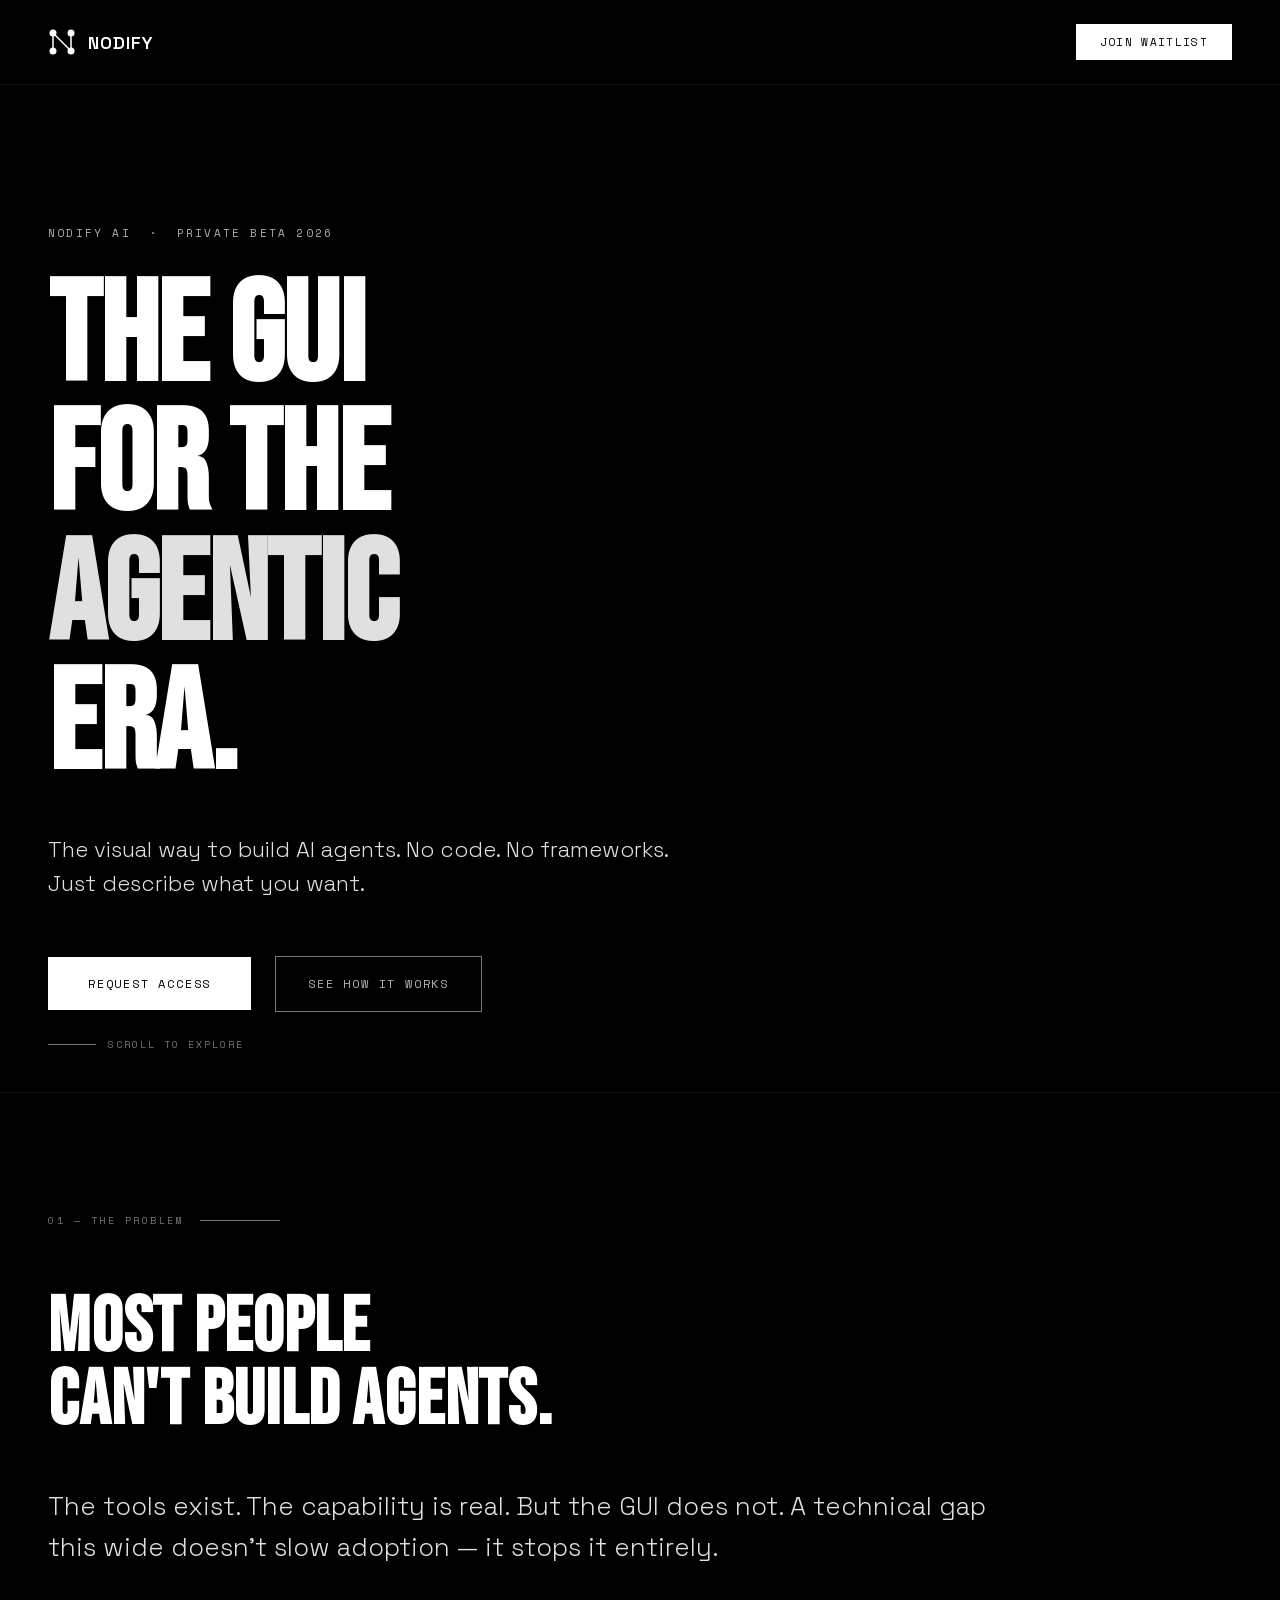
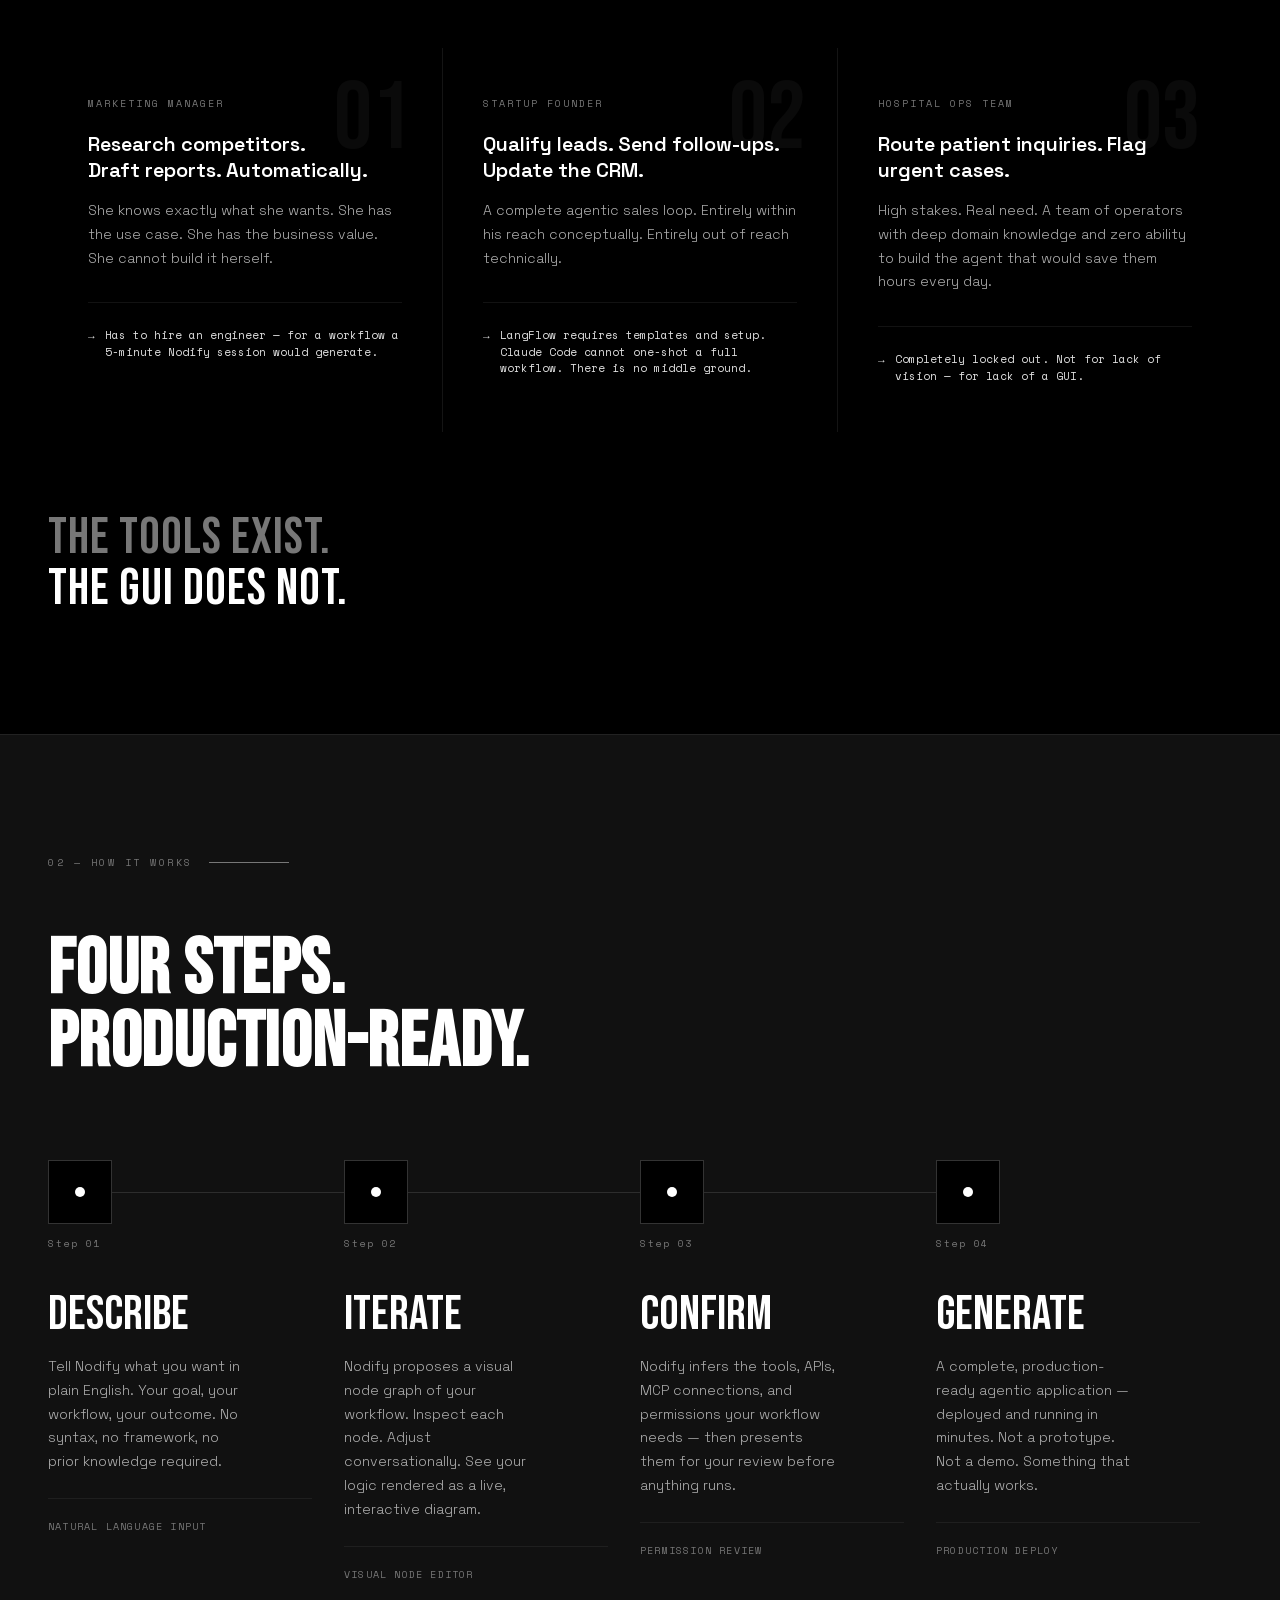
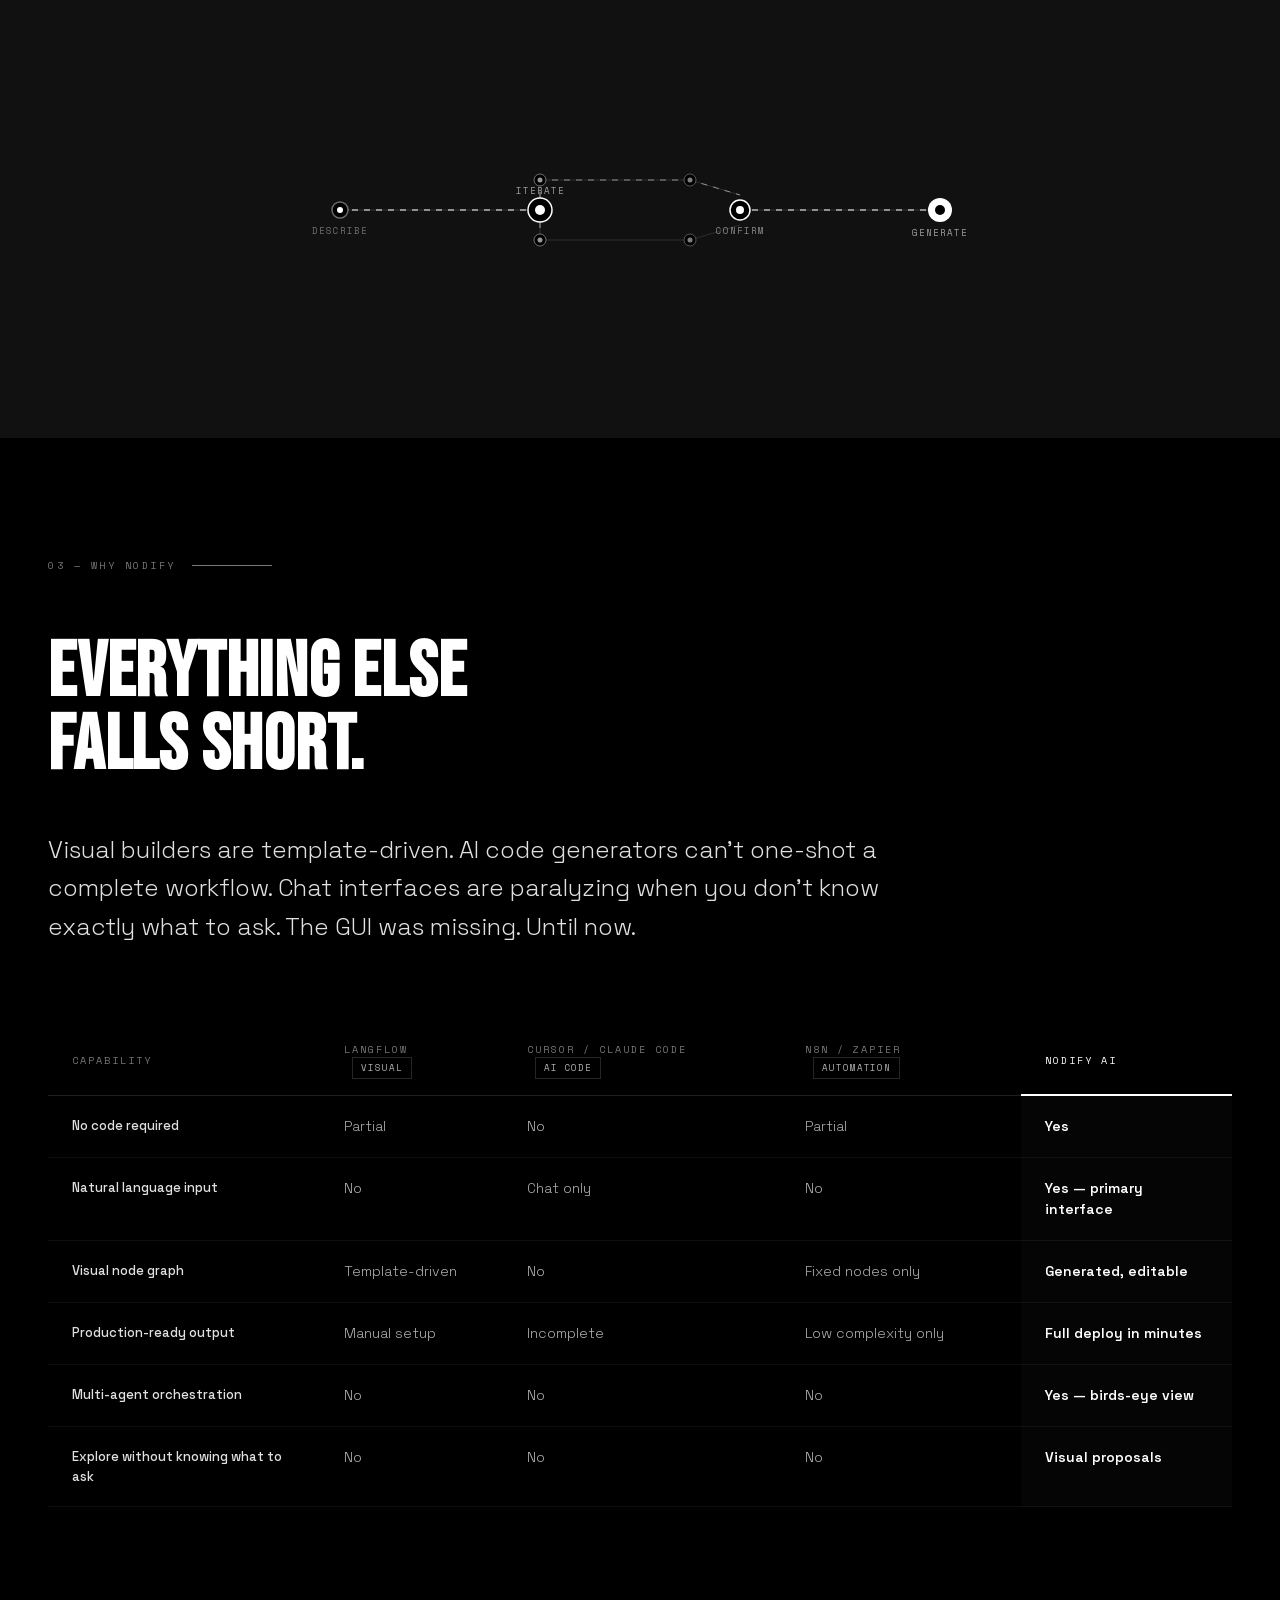
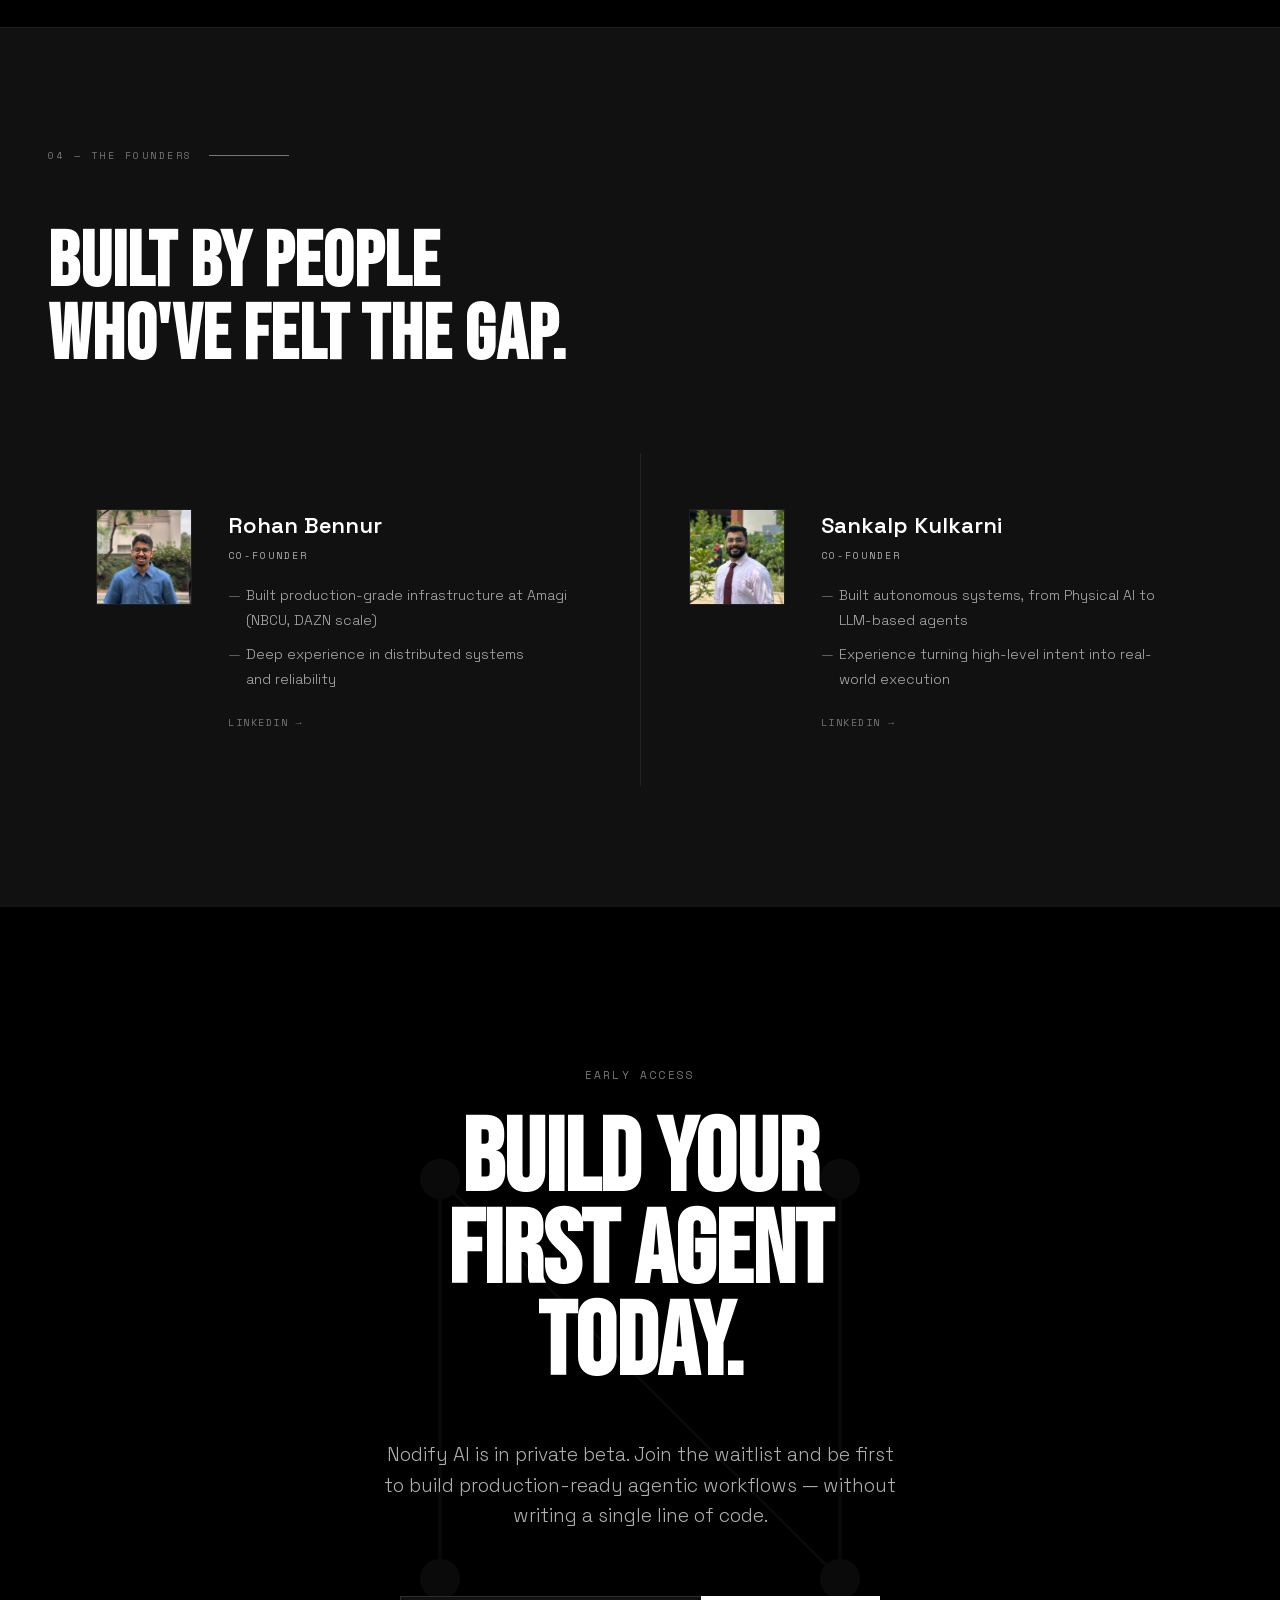
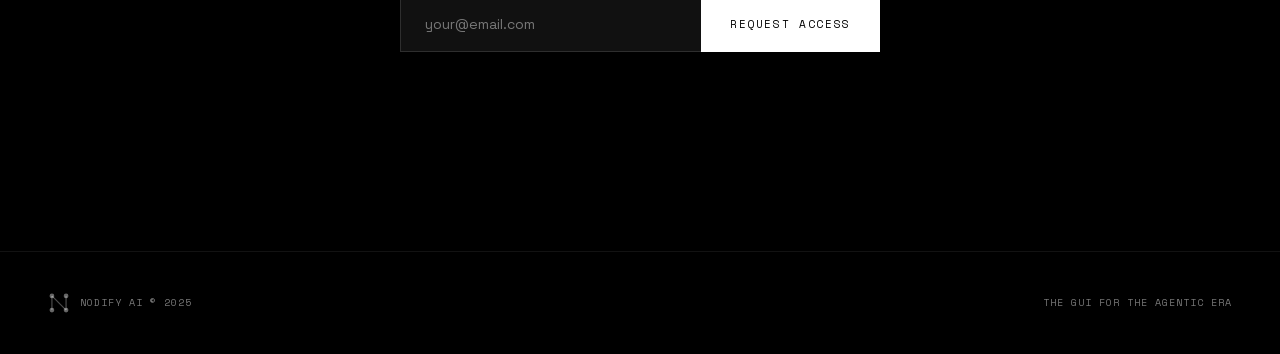
<file: index.html>
<!DOCTYPE html>
<html>
<head>
  <meta charset="utf-8">
  <title>Nodify AI — The GUI for the Agentic Era</title>
  <style>
    * { margin: 0; padding: 0; box-sizing: border-box; }
    body { background: #000000; display: flex; align-items: center; justify-content: center; min-height: 100vh; font-family: -apple-system, BlinkMacSystemFont, sans-serif; }
    #__bundler_loading { position: fixed; bottom: 20px; right: 20px; font: 13px/1.4 -apple-system, BlinkMacSystemFont, sans-serif; color: #666; background: #fff; padding: 8px 14px; border-radius: 8px; box-shadow: 0 1px 4px rgba(0,0,0,0.12); z-index: 10000; }
    #__bundler_thumbnail { position: fixed; inset: 0; width: 100%; height: 100%; display: flex; align-items: center; justify-content: center; background: #000000; z-index: 9999; }
    #__bundler_thumbnail svg { width: 100%; height: 100%; object-fit: contain; }
    #__bundler_placeholder { color: #999; font-size: 14px; }
  </style>
  <noscript>
    <style>#__bundler_loading { display: none; }</style>
    <div style="position:fixed;bottom:12px;left:12px;font:13px/1.4 -apple-system,BlinkMacSystemFont,sans-serif;color:#999;background:rgba(255,255,255,0.9);padding:6px 12px;border-radius:6px;box-shadow:0 1px 4px rgba(0,0,0,0.08);z-index:10000;">
      This page requires JavaScript to display.
    </div>
  </noscript>
</head>
<body>
  <div id="__bundler_thumbnail">
  <svg viewBox="0 0 1200 800" xmlns="http://www.w3.org/2000/svg">
    <rect width="1200" height="800" fill="#000000"></rect>
    <g transform="translate(600 400)" stroke="#ffffff" stroke-width="8" fill="#ffffff">
      <line x1="-160" y1="-160" x2="-160" y2="160" stroke-width="4"></line>
      <line x1="-160" y1="-160" x2="160" y2="160" stroke-width="4"></line>
      <line x1="160" y1="-160" x2="160" y2="160" stroke-width="4"></line>
      <circle cx="-160" cy="-160" r="26"></circle>
      <circle cx="160" cy="-160" r="26"></circle>
      <circle cx="-160" cy="160" r="26"></circle>
      <circle cx="160" cy="160" r="26"></circle>
    </g>
  </svg>
</div>
  <div id="__bundler_loading">Unpacking...</div>

  <script>
    
document.addEventListener('DOMContentLoaded', async function() {
  const loading = document.getElementById('__bundler_loading');
  function setStatus(msg) { if (loading) loading.textContent = msg; }

  // Error sink persists across replaceWith since it's on window, not the DOM.
  window.addEventListener('error', function(e) {
    var p = document.body || document.documentElement;
    var d = document.getElementById('__bundler_err') || p.appendChild(document.createElement('div'));
    d.id = '__bundler_err';
    d.style.cssText = 'position:fixed;bottom:12px;left:12px;right:12px;font:12px/1.4 ui-monospace,monospace;background:#2a1215;color:#ff8a80;padding:10px 14px;border-radius:8px;border:1px solid #5c2b2e;z-index:99999;white-space:pre-wrap;max-height:40vh;overflow:auto';
    d.textContent = (d.textContent ? d.textContent + String.fromCharCode(10) : '') +
      '[bundle] ' + (e.message || e.type) +
      (e.filename ? ' (' + e.filename.slice(0, 60) + ':' + e.lineno + ')' : '');
  }, true);

  try {
    const manifestEl = document.querySelector('script[type="__bundler/manifest"]');
    const templateEl = document.querySelector('script[type="__bundler/template"]');
    if (!manifestEl || !templateEl) {
      setStatus('Error: missing bundle data');
      console.error('[bundler] Missing script tags — manifestEl:', !!manifestEl, 'templateEl:', !!templateEl);
      return;
    }

    const manifest = JSON.parse(manifestEl.textContent);
    let template = JSON.parse(templateEl.textContent);

    const uuids = Object.keys(manifest);
    setStatus('Unpacking ' + uuids.length + ' assets...');

    const blobUrls = {};
    await Promise.all(uuids.map(async (uuid) => {
      const entry = manifest[uuid];
      try {
        const binaryStr = atob(entry.data);
        const bytes = new Uint8Array(binaryStr.length);
        for (let i = 0; i < binaryStr.length; i++) bytes[i] = binaryStr.charCodeAt(i);

        let finalBytes = bytes;
        if (entry.compressed) {
          if (typeof DecompressionStream !== 'undefined') {
            const ds = new DecompressionStream('gzip');
            const writer = ds.writable.getWriter();
            const reader = ds.readable.getReader();
            writer.write(bytes);
            writer.close();
            const chunks = [];
            let totalLen = 0;
            while (true) {
              const { done, value } = await reader.read();
              if (done) break;
              chunks.push(value);
              totalLen += value.length;
            }
            finalBytes = new Uint8Array(totalLen);
            let offset = 0;
            for (const chunk of chunks) { finalBytes.set(chunk, offset); offset += chunk.length; }
          } else {
            console.warn('DecompressionStream not available, asset ' + uuid + ' may not render');
          }
        }

        blobUrls[uuid] = URL.createObjectURL(new Blob([finalBytes], { type: entry.mime }));
      } catch (err) {
        console.error('Failed to decode asset ' + uuid + ':', err);
        blobUrls[uuid] = URL.createObjectURL(new Blob([], { type: entry.mime }));
      }
    }));

    const extResEl = document.querySelector('script[type="__bundler/ext_resources"]');
    const extResources = extResEl ? JSON.parse(extResEl.textContent) : [];
    const resourceMap = {};
    for (const entry of extResources) {
      if (blobUrls[entry.uuid]) resourceMap[entry.id] = blobUrls[entry.uuid];
    }

    setStatus('Rendering...');
    for (const uuid of uuids) template = template.split(uuid).join(blobUrls[uuid]);

    // Strip integrity + crossorigin — blob URLs from a file:// document inherit
    // a null origin, so crossorigin forces a CORS fetch that SRI then rejects.
    // The manifest bytes are ours; SRI protects against CDN compromise, not this.
    template = template.replace(/\s+integrity="[^"]*"/gi, '').replace(/\s+crossorigin="[^"]*"/gi, '');

    const resourceScript = '<script>window.__resources = ' +
      JSON.stringify(resourceMap).split('</' + 'script>').join('<\\/' + 'script>') +
      ';</' + 'script>';
    // Inject after <head> so the DOCTYPE stays first; prepending the script
    // would push the parser into quirks mode. DOMParser always emits a <head>
    // (synthesizing one if the source HTML omitted it) but may carry
    // attributes through, so match the full opening tag. slice() rather than
    // replace() keeps us clear of $-pattern substitution in resourceScript.
    const headOpen = template.match(/<head[^>]*>/i);
    if (headOpen) {
      const i = headOpen.index + headOpen[0].length;
      template = template.slice(0, i) + resourceScript + template.slice(i);
    }

    // Parse the template and swap the root element. Scripts inserted via
    // DOMParser/replaceWith are inert per spec — re-create each with
    // createElement so they execute, awaiting onload for src scripts to
    // preserve ordering (React before ReactDOM before Babel before text/babel).
    const doc = new DOMParser().parseFromString(template, 'text/html');
    document.documentElement.replaceWith(doc.documentElement);
    const dead = Array.from(document.scripts);
    for (const old of dead) {
      const s = document.createElement('script');
      for (const a of old.attributes) s.setAttribute(a.name, a.value);
      s.textContent = old.textContent;
      // text/babel scripts with a src: fetch and inline. transformScriptTags
      // does XHR against the src, but blob:null/ from a file:// origin is
      // silently dropped. Inlining makes it a plain inline babel script,
      // which transformScriptTags handles unconditionally.
      if ((s.type === 'text/babel' || s.type === 'text/jsx') && s.src) {
        const r = await fetch(s.src);
        s.textContent = await r.text();
        s.removeAttribute('src');
      }
      const p = s.src ? new Promise(function(r) { s.onload = s.onerror = r; }) : null;
      old.replaceWith(s);
      if (p) await p;
    }
    // Babel standalone auto-transforms type=text/babel on DOMContentLoaded,
    // which fired before we swapped the document. Trigger manually if present.
    if (window.Babel && typeof window.Babel.transformScriptTags === 'function') {
      window.Babel.transformScriptTags();
    }
  } catch (err) {
    setStatus('Error unpacking: ' + err.message);
    console.error('Bundle unpack error:', err);
  }
});

  </script>

  <script type="__bundler/manifest">
{"2c3bf7c3-545c-4afe-93b7-0eb82d9974f6":{"mime":"image/jpeg","compressed":false,"data":"/9j/4AAQSkZJRgABAQAAAQABAAD/2wBDAAYEBQYFBAYGBQYHBwYIChAKCgkJChQODwwQFxQYGBcUFhYaHSUfGhsjHBYWICwgIyYnKSopGR8tMC0oMCUoKSj/2wBDAQcHBwoIChMKChMoGhYaKCgoKCgoKCgoKCgoKCgoKCgoKCgoKCgoKCgoKCgoKCgoKCgoKCgoKCgoKCgoKCgoKCj/wgARCAQAAwADASIAAhEBAxEB/8QAGgAAAgMBAQAAAAAAAAAAAAAAAgMAAQQFBv/EABgBAQEBAQEAAAAAAAAAAAAAAAABAgME/[base64]/xkK6GjRLkZj0ovbJC+bozR1bVmNWaCLvfsONqizOS9VZheujEYLG05bNPO0UC2qkBqtFulZBAOt2BsXu22CznbYse2wuzk3hmNUa5Ba9ShaFZsOnnxwyjJyGBhUpgNql1qroqc6glQCYUdiYiiqwpQjWr0FGZqkHkdAsaS2YGHWTm203oVdHamEqWAMsbK5BzXZ/[base64]/lWddGEa7tcmpX5866ZFkG5dyONDo0FnIEKqa39Xg77nvnyS1ekXIquzXJI08xubNoZMnbebo06V5NFpZNdJ5rN6fjTKG5H5t0QKb0smbt/[base64]/PqO0KaHqyPxWqea4CepGGhhZLiaIipdJpdrVyXbJVFhY2DcGNL8Os0NxusaFUuPB1ebnNnmvMMCotw69Mufr4rpu9WvUJqysOVKuVCSQ8JrU/ldjcbZWNzXawAiapmutnG1co19XA0HC/[base64]/pcw2mckD0V0teqEtYuXM0FWGpmeSWRJmVsxA6M/[base64]/[base64]/RGCQlSVUqQqrqB24t1miXNZqXCpcKl0VLhziaPPSbdapmizLNVVkHXUvPy9DELKKTWYubDgd/gWTt8DvGgbuaU2l5hnmXJsDIWY4V3sZNrW+fz+py7yq6fc6tefXNyyqbklWiwJJRVRRjRcqVdVcEGgbAqSagnaVbzucs1RMs1Qy1roy1roy1royDsowzTnC34toYkJKuqqSFVdA78O5NMqazJISVC6kJKhkqq56hgWTrWe7dWIKqXEzu5xqvE652swmunzvU41Z/[base64]/[base64]/O6o6lqbLcklkkJJKklxVXEqSVUuiquFLNZTkuCKrCkhKuFXIRLkJiA1yMPMw1llqxszw6CY66Y1TMZoHK0F+XSqQNUtgSZNa7lgmOY5iQO69bozvUbExckLuiJRQG5AIVgHLKq6KKiBFmE4/[base64]/oPP8AUy3lkZLeNqMzQ7E2xe7G5cym1W68rBoJyw1mU8y7S2t2jlOt1851Gx6m6SS1DBp5kyuPTiKdQKbc5GiILQqO60ynJg0BoDYp2ggwc7Fbk3LSA7A4Hf8APrk73B3tepvO+BISMvB7/DAs7AtlixcIpkYLjILpsB7nG7B5unZq0psJViaUazFa9c8DsdXLy5rnps4Rax6F/[base64]/ZLFmzNDJmB59ILZSjNJrzku0G5zk1KflSiU6IBJt0Um7DO2qK25gHZbGyyKWbCb+URumRhS2JJdPSZnkSBShbKIS7BF6RIStW5bbbYZSIbUzJCYZrZNVcdQqmwXTaKpwi7fBFkQsXCJ6fN0StEVZ6tBK1PKq9Y1ptNm8+ZJroTn60F0yr0tHP0Z1rvK6M/[base64]/[base64]/[base64]/RwsW1Za2Zs3HzPT1y35a+pz+fRDlHFBoKKmpWaAGNZ7dLBp9RmJ0pd3QLQIlaxjPGaDKG0VzB0edUtRhqMKJ2eztkh3OIU5VE/[base64]/0+cClbgXYQ40FTBC0NRrNGnE8bQkhypHO5vog5b8+rbj5das5FgMiiGVooShQHVHqyNlW/JqM69ykyW4KC2itLauwSq62a8E53sJq5MS4remWuDbWyS2rhdWcmZ4QeIvJsYHp4tq52wYhFuAKyguDUQqyCMWElWxDoNd0DZZ4VxTrl0Y/[base64]/[base64]/MmpJJmrK7BlkCVSQbplZzdcgMuQ7Ypnr5LAlaiYasaes12CxLJZLXZvbmdqXYEVRUDdiDJRKuRV1Sy4ISHLlAwdi4zdNQCIqErtKuiqmLg6Kuw7z0umItHippVUArO1GLo05H0V0o1FkKza/[base64]/[base64]/[base64]/N6pDhBcpZLFLGrQ8T0evzEkld+KpF41amGIqwlsLoESGVkG7Gas+iyoJBHCslFKqXYF1RLqgkuCM7ktlKwKkuAoajRnsK1XLotLNRlgZYWFhKNGa2oQsGAVIIlcmdEYHFmEoiEkoylM3c3ZrL+b1lY1zXbmeT1ccewJx8/oV2eeLrBqcwekaYA60muO/[base64]/[base64]/SF+btLql5vK6/[base64]/cnj3jrnxacmwhZQqmCLFg0FXRKuQsGLrsS6gYUJLokVBtgRXO6HPzupcz1CjpAW0bEixdz1OP0ud05Muy68wsxIYWNkKyDYLJVFrKRZjdFLEKAwCxhcEoG5RQnQFSotiyVzc7dZdKrSCxcVKqy5YgYdKMa7e3l9Dj1ODUcPG9SkdMzujhTRNWyU/Rec9Dc6Kqa5o5HewWc1gjTBkiCdCAeqhq6IB0dSikDZQq5RIsgikF8/o83O7upnrLqwRIUUlydZaoG9eDJZ9edLYIFGuU9GPRRLMSLMSS5B2Mo6qy6gAiYxYnRTVsINwWJiVLCVrEMsea71GDVgS6ssCAQLJjWnqcjs8ulUa83zRCc0Z0edwpc1ZDYfV5O/[base64]//aAAwDAQACAAMAAAAh9/FKNRRVUKyPaxNzyjGDuEe+1iPC30Wc9tHdIkud094RrV3srG8NVJBBXqp7D/TYqeNRP+/g3HzKROQQpbEPBHgZZFxNFpa6NJN5BJdxuD3VxDxCOH7a1vq+glYMmoNnHoQQUqp5PBZFm84CePVzdNY3X7dt2ZtX+FtJGVA0oF4TiuOywZiDnP4nNq3aIKcQ9V4UvmknONIFX8vuDne8wFwb9lUWMbXdx9D57MgW+pVIo6qfW/DYkw2IICww0x3lI93oB9rklwra7/oaOdzGxqfvX1ZIuGKy8D6vJfPeY9Ghv2k8z7MdGUpgElbaMcl1kshO8P0/1b3dSQyOJzuIKT2JlB2XEDYWueHOZN75pwrl+tk6YCKRU5gv2GMF3znP+GKnnv8AKqXQgHopTYtHvde6JL/jPqWSfiIGKepNAD6y9T85y2WgGN85Z4fG7iELJ+Hoy+E3tfPJ2XiJNmKCGF5NYst1552wz5YUqULikMGes7upt3BbOaTWfVIQsPZlQzIPL4jswsqyEPz086owfdVWV2RTYxmT9+3LkkcYdqxA7pIS4/[base64]/70l04LsDYtZgQOkRT5y8xw987EaQaRf3eVETlV47UZmbyw86BACc8RovZodpDYf70+5wzfRSzYAYCQaQZQdYqX0x8eqUdbTS3Q4iVtjWeQ59/OcUJUOzedeVdxJy0UU5UbCeufT4+arHZfccGwykwmWdBcYSbTT/gz3zcadSTSM4wwwz3SbQjYU225rFBuZQ8cUg8nY/OZTfSxlIeKL2mYFhStOSg8w96afVny4mpsTH9xLBf1OsO8ZHvZXZBhc+Xi2i0dVaalfRjjOm7YeWo5zmpj5hg3yHybhes/VymaXU7bCaYQD9PFLuDL6csMYZVVaRhQzslt5sANgz0ftF30dYmYdS8z14WQBID/AFrIjQNnHHmmmUHzA47aauJHQq0ar608zW0Il0WdeaOEYRQiMU8yohj01n5tVnq7P3yo59R/wjpgPtO2jYgM+ziIKYboRebVeoNzYnX+XD+prycMuCV45+e7VZ+TyMfQAOwNX4Z5I5wD8tqf6NK7Jv3qgCQ4Tu0zupa8oEOS4PS6oepVu7S8cZ7Fb71C6RmP8wa6WOcBKtIurg/8Cg6YuNFzxQqKUGAgrN25WNtOOc+vTU6OEr+/+1iGQL5C0iPSFuWeaODsYUkbyczQIql5b9Nu0V98iRggWBGBAI9cd3GxKXVPu6XA8Ns/aQKilnULks0qhzzQQhyRWHZi+WQ5nIWQgJiyT/[base64]/OWwjBTaLlP/TAb8jLulzVzB06+P5mPe+Uik9ZFUf4VVDKj/FQ8bhTkdBfgpcpGCkKCG2PR8A1hGx/vuz/R7ZBk9qF4lnouCw00vSQjTLGuw+EpXowxudyDsvZEQrA3HK4PvPm0Os5Hqww0mimHsKbEewmwXDKWyY/S4OLaqElugBDEgesrR1/Opfn/ANf1hcxqPokJUfR4LweUklCpd24QTNUCkZ/CvmW0RH4Dd8yb9M11OTI3H3tRS6tOw/0CMhGz2CvDlAFLa8Eps5CxWu4RzVgs1clxuCsfuvVsPjoQH+D6Lq1OjBLD6nKf97+cH9os57DhjY0KKgdxYL0B9okq+C5iMo9if6Nwl37dtFeM2WQsXTHQczpzr7L/[base64]/Z0USfgH38ottcUPMJLH2TbvehDzPLKUlP8AYoveoTk0n0Q/D541AHnEbHqZsDAD4Rn+fsbG35LJTilEjXcN+QD9PurkBHxzJad0AEH8GCus7mZ0Gf2mi+Stl+8BTBD2p7u2DspBPePL1xf8jhD4/vi+o7POW+ElMu8pDfDNgknSN8opIS3ZE5Bsbm4DRoeJm/SgdQzawKOHMWZvjQ8JecStSr5TGXHnlW0q7bXxshkQVMOb/wBXRImWBFIPXjNF1LwH0Qk3j4P2t91ttYEoRuWaQ7eoe7HqGhnZHwSWt1miqvyQfyrUTXspXInUHHHCwsNSbM8XxZRMkNcLriKzxCyVFbm+rvjM5DjEkuvhf4CKpEf1H/BsGbpPlj2ksDMAU55bqK15RNJ8pbYd6ZMH37oqzAAwM3kkBxdwhOWoMFYyF8+tPj/Be7PQGzXVfSjvZzynslf4fLF70FwY8OMh4rDoD9MWzEXskPPpYaiZrvQwCJAfvj9SvJQqAQd/F6AMc0ycnrBEr0cFMYVOt7FKGS9BBQ77AEQhaZSEtPo0Ea999sk8A4+Ih4hKDE4REhSPzU3NQQNm28WU3mpmkXli6E7W7gyeg3PKQML8DvTnuri3din5i23ksbtKuQTeTHuNES92VG3lL1/ed9k+Ws8c7r3jDrspDO/ZZSMcxHMa2dJLKRwfF6NVqCLnjsXVEQUoEUAMrL/b7vkNPkhf3lOWaea2kb+zC1zucgnuSEEptFzHVx6bAScofbJD+oKBiQdgC1J7m2zGACHYvCRqjNUo1UpLOM5A8LSJUAs4/9oADAMBAAIAAwAAABA3Bg1iXBC36KKMcf7Ukh1sgYOTV/f6X+OhpYzQuzMhks2dfNYQFFTEFzSkJkLefE7rSp6aW9Zg5hEQWG9DMX8OcJsjRBlkfJOcaDTjSRFAG3GT6km1QC+Enxw2Az830DlXE0yBiXkQN8evLdHYjCbJ+Zv6C+1AtR8S2xauzRkgEJPrzqj9vCy1+8Ce2BpEpSioeakN0KNezNeR1btyYTL/AJMES3WGvJHNgwvzvNDhPZRQsoURD7CCeeGyvrxzNlubxM03CN0n2/vEV2QlOFWe7MpQFD/uuqHzo7ya/TYFJuImYKbvC+doowBKYX5xg6ZAh7kGQGzEn1nVt6r/AEiu26AcGBW0qNfXUqXA7HWIb3UsvuFl7lwBEcPNCeLWcFXVYbxGlbTqBt7BGOk0s8cB5aDwVaW3LyA1NxU3i/KIETy086fVRQ8HmWkJcV1gDVP3uAv/AGOBVEOIuJcyNbP54eahkDs5PcR0XE3xXamO3z1PbiV/JxgHLy14g85TJCsCLrcef9nu0Hsqf/WmF3279dL64d4+B6TjKPabv4wtAx0OzkFDFxx15I/r/Rx766P/APf7HqaRROTlfHcRE85jRjhxJXxUdkjkedHLJx4U6egMg/eG4g8w5M83QQRkgwrWV3qDXPBIYaZFboTuJ0tU1po5QfgAIvCrL9h5RoL24RMtyNZETM7iloO24vfnBfY+D+dh/fjbuNgkAxitB9Vp9SxipaRkDe2PgiaHUS6byxr3z8lpKlz/AD4Zz/nobLxRrcTdaUwhw48F3/SwJZrYyWkM5657530f3aUe/X02swm5ZhLNs2ZQcZPvExGVkoXukjW55VXN06wYVS/FlaC828z/AMsxt0h7yK9Md/fl02TbO9PLbPzp6yTHmnDkefv04VuPE2+kmbsTtfDbikB+/wDxGPooSTy8GtDJ15aNeJpbXeiy3iSbjPP7/pbH4DfKw+NcPoXqnIgwBn59sovxXjqAdskJr4sTDg2NK7Lr3R/HUZdzFbo8xPTPDBJ4sctDPijPbOJdlRoP4wyaUs7lLz0K35nbAdw+Si/pOhDZl/1MlVNUECzT0OpgDrNonXHp/rbl6ohj9Nvr56ECqyrKYieIOFnPWpE3BKK2g0Mc78gGuLUWIvvNtj3nfNx9WLtM6Cx4HQTumNlcpp6/Nzri0kp46nPf64KZ/[base64]/1GJ+yvMkrQj+IFpu4zbpiVFniqi9i/HvT0xmb1RKq22YEVfDHHOKNTOkFecyn8dn19GTLF0cnTAnSg/rwtUSbQzzhYNlPE3u5aAW+aXVsNZMHlcvglLFHKKPhJZ0E61Q3SGoc9GUuk93QhZF4puurra29W5cgTDznUimqJvJK/qNvIQJf+ODfOaSl3jolflyU0/iMmSva1aTbK08QJbdKn1sSXWg6GpiDP0k5Ab2ab9NU7UCW1eKPNMcUGddu5jDjfvCyQMlt0RkQ/EnZRmLreo3W0pyKtOZF15cPpaEm+cwh7lCovncbt/wCCG/Myg+udOikzlnJ3AgjTWbZz+1wRmzzjdSdPa0XQTdpfxJHS4BhoeOn48VJvMMKs/QHP9FJxjgetw+oMiPFQWsPk+KQse/I05Ezw2P60tK5I5MHH0KpoNvj2Udl6+XXPKES3gLPTOgZ7xGLYcRedspypPHFa+wPJALoV1lZfXeAjo26J3Y9zSCaDayULtdKFsnyIoEAu69U2GvxeCKegvcnW049HR8IgjSsO86mXw52ntGmIYrKvPv8A9o95FgQdiPFJ9IJ/HHidvNNVIqnoqgqETiMiZlKXoAmrvaQ2U811ulijtZmDHczH61W+iSEFJYefTnduW3RIxLbGW9Cm6pVtYVwV12+Z/s2xXVYL1gdOvhmdpKfKi3HgxTHQMTn/ANwGy1jScSDsOerA7qjTnoglIxZPWrIY5xRsNSosd2GhG3j7w7MyX+Xii94Xi2BoTgryZD7xYEF1r+9Hsx53st63smmB1cI19rtqCgebDyyzRmIVHQNOK6ggZer/ANHWHP7bf2xvHOUbfAqqfppMEJnIFpUydbKmhfH5LLXFP7ssT+0m383oAcs/HfmH/rxr3wmA988wyc966vieFxxVk7sUqZpGdLqm8O1sMZr9EFBav/OCKjy3btpfhLlNh94clCdPpCkadhTXTyFJ/LBH5WLN7hPWaisUkt18p7RSObHMZ43ANSkGD/gbh001zImkRfoc2PKq93iqUEBW693/AKycHLn8WdHX4DMiMwcqU4XzoTX3T/iZb5HEOUVfD7eMxAhoEr86l5tp5NLrcct5rcslJMa1gFp+quLpRSR6n2bR7xmI2lfhCVzkA195HSu0AcgWQ7ZnPEgYQbsbBo/9T0mDZ37wKb5xRmlfj5zMeaX8Nf0kHWGDyDBHReGyyKvsraZmL80vWdsckP2SESOhNn4OkL7UZhDv2vWiK4mipVUojZXIakCSellOhwY6KhRvZXYO1Fubo/0AXauwYnX5AmTnP17f8hVb6g2QXjRSQH/VFB7h54b75uQD5ARBdz5DlNuxL/OimtiNBpT1IBDzZICREFGj6991c4Fb9CRmDggY203eDBcJryDJ7lIt5FQs+TMHWKSSIFYeFb4swrNsq5XVaNEgEsz2w58D+tpE0Cm5K4R/[base64]/7qAdqBsYEw/8QALBEAAgICAgEEAwACAgMBAQAAAAECEQMhEBIxBBMgQQUiUTAyFCNCYXEzsf/aAAgBAgEBPwBtl0JnhC8fGavRVEJWZbMb/pk/Zk1ujo/oinZY2xvdEZaojtl0KRkdkVSIx0NIQufDG9GXNUh570R2LQ0Udf4Q/g1x1EhrYkVsSoSv4tjQnbJPqrPcvY8iHdaIYG9svp5RHexIa0Rx7HF/Qri9j2OVEc7ciE+zE9DIrixk8lEslxPL2dSDL4oieGXoWxI60dRT/g8gn2Kr4MS/oxQ+2OKEtGOFuxqhZooeRT0hKhNHgaLJO2WZJdvBixJRsi9kZFCQyU68j9RFIUfc2LETwOLtHTQo1xexJlVxEUNCjsUSkRlKOxZLIZnEWez3WPKe6xSsbOw5ksqML7yZjVE3qiNLyKaRLJZFlmxJjxocbVEcVEpUqIf0WRIjki0d0d0Zl38H/GIR6qhMaHDWiUaGR8kI3scVQ39GONi4oogvpkY0xItI7aGxF74dcSienjROX0jq2dBNJHuQRHKmPIdnITpcMcmS8Cl1FJMhQmi/imInG0SRiirtnuRQ8tl7ISF8FGyaoSOjIocWLSIlktll2RlWhy2Wyal9HZryP9mQVLi9GObENE31ZH9iUEyOKhqjs4kJ2J/FPjLHQpMRFHSiEVRH4SlrQnfkSKsSYkSFdn0W6GJEiL2JIZkaLSEzyJOiMROh7MkLMfiiRFjiKC+ycepjyXriuUfRON+Bemb8jw9fBCDs34YoaFEXK8lbE6O57giUhMsbLG1Q2RghIfgatkYJMTS0RSHo70RkmdqHJUR8mmUhGjIlVGKKixSR2R2QxH0RpHZDouh/0i9fFRrYizyRhZaiSFxYqaGqKQmIaslAkiKvh7JojobJv6IWlsjMckPIJslZGP38OwmWX8LMfj4/RoWyKSQ514G+G0vBdlWLXFFE5NeDHf2McRRGNUNtsSoWxxJTSFd2irPsbpDkRlfwoXN/CCpfFO0Mx+Ryvn64lPqY3qxyvhyJzpaMcu/[base64]/JIYvhDz8lok9iimJUOKG/4UxIiiZRkkiMG1ojinF7IWhWRZoYiiiuaKrjf+BDF8Iefk/AnsXDexLZoTEySSHX2S6R2P1sVpIWVSV0RcX9DqtDdCmKVlotHZHZFotFri0NoXzXC4XEPPyeRNHuNMhls7CYmdlxAbMrrbHk7aRHElIjUUJpljaEtf4W+GLm/ghiHzDz8pRrZ5Ir7LrYsiOyFJWWRJE42iOGhQJLRGSSJ5foxzbZF6+FFc2WX/hXCGLjH5+TgmqPbo60hvVCjb0Rx6I4jrsXgfnluiVtaJduxPE3tFNeDHNkZWX/AJr5Q+GLiHni/hFP7GuJxsUeopXoSpFD8cVxMU2x7Yo2hY0e2kNtMWR2Qevk/wDEuEPhEPPFifMaaGrQ4kqJIxxa2La4lzRKFixihsWuJMUd7Jw/hjgxQPbQ4IcKKH/iXyjoboTRQhmG/sUtn0SQ7sTojLRF2yXKGUSQk74cSiEOxGKXgoSKKHElAfyXK4XwRkn9IhNrye8e4xSbF6iN9UJaF44arY6cTGtEI0P5UJfCEUl8a4oyR+/8K+bjscWODMSKMHp4p9mUPwLyKNoUNEY1yv8AA3RhXeViGWhO+HzJWhqvndEWmN8Xy3SE7YmSkRm0e62RjR4R7ieilRB8L/G1Zjj1Q3SJ5x5mLOyPqCORS+GRffMnRGV8z8GNyRdnhHli5bpkZI7pyoaKotMkhQ2JaIKhMsY+aKKK5ZF6Ms6JFliYptEczI5L4y8Sm4sTtbIrY5fR5JeCKJa8Edoap/DJsi046MMf2HpDkJUhO2OJ9EGVwyuXwh8ok6RklY0xpll0JiZjZFnqJ9aFPVksi+xSIOhq9iZkydUYsrbE2LOrocrFxlydTIf6q0Ql12RydjRdkIux+BqyMaEfQ9fN8omrQlCIpQf0SxQl4JYmmY/T9vIvSxH6dFOBFmTbOuzNh7MxR6+R19CWhE4XEjj6km4rR0r9mRne0PJQsiejPH7GkzItUiE6XVmFqKJTTWjFZGNElxEr/BQ1zkn0Y8nbGQSaFGKH/wCjJmUZUPfg6WdWiLXZ34LjVoeREZ2SWhutM7KIib6rRHLGtk5LtotPQ6So6a0fWxXZJ/rsjBVo9q3oeGpWdLejrTpGLJ9CkSYyLo7cP5L4eoW0yMqVM3BnvkMj/wBmNuTtkMv6f/D3kSzfw7NRt/Y5twRN2Ym7FInU2TgltHutyoaTRLDa0Y8SXk6JI/WQkSf0PF9oi3VMxXFbOz+ianZj0qY0kYl12yMrJto7RFxJ0RzpuhNP51x6hWh+ERm0Ra/hkl9Cmlog+rJxj/CPRfRKXZj1FCiRtM6tscN2LeiWL97JxaWjEpVst3SGn4FjRfVHYuzoKNHahz+xJPY320RWimnZ7l6Fht2RVIY1YsdMU6YsiLOxZKVCkWWZfAlaOhHE0rFjvyh+nTY8KS8DjaHGjrRl1SIxtHQ6tHk6lHR2OP8ACMKdscUzrR0scEKKHFFFIapmSL/8SMKIXWzoKBFEnSIZe3k7X4PJ0bOvViYtbO5pknRj2ihpnWlojpjarRKVaFIUyKRlSUuOifkUUhIaE90OIos6ktDeiLEyxDgNWKNDSJRFVHVM8krUhyojM8ntohBROqNCiOKMipCtiSQyLHI7s/2GhyYps8HehZWSdshHZY22yJJCiRjR14cbFH6Oh00P9PJB2UdaOo4DQ5JOheDsKOjqTbj4IeBx0daPoZGTsbakZIt7G9EfHDkvCE9CVmD0ajh9yRkX7tEkRa+yoklEihRPTV3qiHp45pdUieHo6Ko7DYuUXQpjlZSfkjFR8F8IY4/09r9rQiEKZCRIcWQk/A3RbIso8MnH7FuJWhSErOhjg72emwPLlUETxLp1R6jWQjUx4R4WLAe11ROSWkelf7noIeZH5HD1l3RLYtCSZVDLG6Q5kUpEsijo8l6HossQ42Qg0+Izvydn9ClaGtEESRWiVrwQlol5KtEdKixvZHyUQi3pI/G+leKPeXlkmfkoPHnf/shOnZHMn5O0R5IoyZWyTPSqUsiUTFjWOKR6nH7mNxJ4pQf7I6oSSGT/AKix/shQojChxTEIWxLmTaIbJC/hQ9Mi7IxosbGxSJmOR2qRexowely5n+iMP4uneRmPBDGv1VEXobPX+mXqIa8ocXF0yMqFJEpDY1Z+I9H0/wC2QihxWROMlZm/H/cCcJY3UkPwdtFtsixyO5247HfZ3o76Mcuw1ZBUNH2VZKFkI1wxoaGhO9C/VnRz8GH8Vmm7lpGH8bhxbltkYUqWkUS5Z670fb94DjRQ0JHovR+7K34IxUVSE6LMf9HRPEn5WjP+PjJXj0ZvTZcP+yEyKtFUNX4EqE7OxSKVkoWtEIdeFw1RBnkquLriR5Qk34PS/jcmf9npGD0eLAv0WyhaLE7H4H5KGjNJQRk9PHI78E8bg6Yz0+Dvt+D0/TrURIaosh4GLY4pjjqn4PUfjIS/bETxSxOpIvQlRR4FRJPsTVbIyLFMXE1qyLdkR8SVoVobMcXN9Uei/G48X7z2xLt/8NIbL48GiTEZJqCsnNzdscf2s9ZBPH2I/tJI9qMIKKIyeN2jDmWRWVZLREasjoXDgZPTwzLrM9T6CWF68CXXRQ42daJDi2KPUqxxoXEo9o0Y4aOtFllkkUfivSr/APSRBK6Gyxl/CY8qirZObyO2LHZ7Y4XpmH0i9/8A9E9aKMcnjdoxZ1NEtsXCXCLKMnimes9M8c+y8DlQsh5RRSZRTRki34F4F4EeBskjqiqPBjj3koowYVjikKVMcxzoTscf4eBcSJxsUCKoaHEqhR/[base64]/JjlSHtl0YJ3o/LxqCmKdiaZQvgzEtDdmUjpEdI+rF+x+Mw7cyTpEhsbLQiLGzsJ/Bq+GrHaMc70xrhcs+zGjLsi6ExmF0z8hj9zA0RieCUtCZHmRHwdqH+2x+Bfwk60RVeD0eP28aTMrGJj4+iDHLhIqhDLobE7PI9Mi75YxeBqmYtmXTFti4g9jSnDqZMbxTcWJ2JGkKO+Wj6HNMx54+GPLBkMkasnmi2ei/78qgjwjI7Hz9jIcx4ZWh6Ps8ClZJUQZYnw0J0SIukZZCFwjE9Ufl8Tjn7L7FJryRmUn8uw5CZbK0fgvS9Mbyv/AMv/AOE3qhtlJ+B64YiOlwkVwyySF5LF5MgmKXOeco+CNtDF4J+RCdHkS/phZ+ah/wBCyfwln/h75D1SR/yIs9+IvURTI5VN64Xo4n/DiL0cB+kgYvRRnJQRjgscFFfRNjZ2ZpjVDRDehLQkLixvj6F5HkSdCkS3EsTIsocSiQ/DE7EItRLMLpmfGs2KUGSwJOmexE9iB7ET2In/AB4kMSi9F6+P47Hvuz6JjaNH/wALZ5Mf+wtCFw2WNnY+yeByn2NFWiUeExSpDyo7JjH4ZATL/hQiDpkHqz8li9vM2vD38kfXwSt0jBiUIKKJE/I6KS8fDDuTGWJljfwi9muIa0ZIlFiXZaGmWdiL2NdJUI0WIiYZao/KY7xqS+vhRQkfR2R7iPcR+Px+7Pt9ISonIbHxfFnp/wDZkhCGx80RXFkWPaJKnxgkk6ZlxfaHHhGbzZ5EJcIxSpnqcfuY3EbSdFndCZZZHaJUkRSZ1Pxji8fVeRsk/g+JOkenVbJMRQ+L4sjMtPyNr6LIvRkGJ0zHK1RlgNUI9RJximJ6EJ8RIsi+0T1eF48sol0JrjZsh4PbTFjSOqPQTWPJv7JSokxvljZ/sQjSOh1PA/g0UkUdeMciatDXGFmSNk4UNUZl2g0Y3cUULXCYjHL6PyWFdVMcEzojqkUjqhLXxx+qfiYpJq0PfFjJzUUYVtCVIs7D2VwkUNDs2hP+loj5PolAaIPqxO0TiThRn/WJhl9cLlMxs/JZV1UPhXwlrwLxy8sse4sXrZfaP+W39D9RJ+Ds35K2Y9NH0VZQ9crih6IZJyyUyihMg7GiUTqiD0S2TR6yW+qFpkcq+xNCfHeMfLJerjH/AEJzc32l8bEMV/fwy+CyLIs7GPbQnsUrQnw1xQhFFHVJjK4g6Z9DR4IPRZN6Mku8nLlseSS+yWWX9IPZF/LQvlmZ9lkZCZ6dWyiH84Q3yhD0J8vhMhKxjjsjxmn1VD88yZKQ2YxMT+LiIsv4Z+LEyJ6VbIx0VxWvgubXFD5gyxi4zu2TjUqKJOiTG+MfEXxXyv4Z+UQPSIooZCQx8ITHxQkNDQiLExiH4HGz1CqZZNjZfGFWNFkX84Q6/DN8IHpF+li4khLmuEWJFC4fCIiRY5DR6v8A34mx84CUeE6E74br5VxnWvhA9G7jQhocSqXwfNkZqXgjsrQ0MQmRY2I+j1X+/GRjLEYFookqZQtfH//EACwRAAICAQQCAQQCAwEAAwAAAAABAhEQAxIhMQQgQRMUIlEwMgVhcSNCUoH/2gAIAQMBAT8AQ3QsL1Sx3h46zXpf6F0IY0RHx6ULCIiRNcF/[base64]/4QW58n00fTR9JElXBs4JRofBBWTjRtNptRQuBiEjaVQ3YysQscCUaNtjjQuSERwZsZtKF3jUTs2soSE+KJLn1uxOhSsslqVwinI+CSskuCD2knZHTpDiNFD4LLExs22URiNVhOiErJoiiSFAiq9KGqLEUUViffrEs0pUuSUr6Fp/sS4JcEpYfBE+DaThwSjwSeYG2yECfjJKzSgvk1tNIfBFkUSiQJCZF4rFjEWXiyyXPqmPo0oyl0LSaHBji+jUTNv7HwMiqw+Cb4JPg7K4IiREXZLmBD+x5K4NpGJGI4ihRJFEEL0YhjwyXQ/ZGl5Kgqo+9X6PvV+iXmJ9Inq7jsoXLFHk+SRJjRsaKtHRFiEhU4EVUjW/Lo2UUrE6INPs26Y4aZLThZCEKNkDZA2R/Z9OBOMYoWaxPrFFFFCiRiJFG1FJHBQ48GmuRIbosoUSXAxkWQnwKRbotoToZ8Y/0NOymUxJlMplSKY7I+jJ5orEVRWEUNWLga4JLggqxIoSoRNWONFCiRiLjKE8LgY1/BIXoyf8AAl8oXBZHTTXJJJOiGnB9s14xX9Tx4Rl2PTh+yUYIWmqNnIoJH0oNdmvFRfAjRhF9i0Yfs+jD9n0ofs+lH9n0ofs+lD9j04fs4uj6Uf2S04pWP3YvRk/ZsTFhcE5HL5FZyJsbZdG+Rch2XIlFmwUWj8kfmfkfkXL9ly/Zcjk3SE5P+B9iVZYyftuLFI3DfA2RZSGLHRRwjh4asSKr2oYv4pYeWT9ro3CeHIsTIyGRGibIMlITGxMX8DF/FIXoyftWUxlHRHCVYas6GyNrHNidCkXm8voX8T7F6zxXq3lliIejyuRFDWN1EZerF/E+/bUXreGhclElnTQvRoURKiLGMlwJNkY0ORuZuN43ZH+J9iGWfBZPrDw/SPY0SKFyQ6F6PFEeMUONn9UWWWWWKRFnf8L79mMooSFFVmLxLEULhe9CVZ6G/TrNkGWX7sQ/Rjz0Jm3CRVEkURwl7rDJPCEmNUMWU6Fz/A3ZaQ+vSQ8IoSLExYlhYXs0LHwMSt0afi3yz7eI/[base64]/g/wAdOoSRqQ3N0bVqI+2J6K/ouxRUIqKNTQS1P+n2rI+NXZsTnS+CGmvqMlS0Jp/o2otIvcPTR0SENFiLErwnYy+BIfBZYmNm8uxRG6N4pFssstlssss8CdSYv7senF8kov8A+xo6aSscb5NSG+NEHNfI97+SMVBcGk7mzzdTbpNfs5Noo0SkXY2RHFm04PkusJEZUSR0MUSii7FGxI6VD5EhcFrCKK9PH1FCfJvW60fUpE/JV0S16/qyPmtRF5UpPsWoosUxyNDi2eZrb5bV8CY2Wdm0ZHgu+yivVIaNpRFrEuBKyMR/[base64]/wDTYjR4gmRkmflHmJ91rLgWpqS7Jsc6R5ab0+Sc5aMbsjqbleIwGqzebKxeGLFmlKuyUt0ry0PgTGXlIZ8CLExsSNfU+nGyE2pbjxFemrNS4OxeRyLyEPyT6zk+DTg5dnmr/wAzzJ//ABPD1LWxi4N2b9GssSHhCHqccCxY3iJ2KOOsdixYsOaj2eXrfUlUSJ/jZrU0Ev0akLVMnoNdGyQtKTNHQUSKPL2rSbkakt0mzSlsmpEdSMuiyxFHWbEM7FwS5zV4XohIXAmPDID4Y+8T1oaf9mT86/6IlOUn+RtKPA8l6E/9Cmpq0SgOLIQFFITSP8r5m/8A8oksL8eUzT8tx4kQnGauOEbazZV4oo6ILcyUdp0MWGhoRTzYsXQ3xbNTzNOPC5J+Tqz64RtvsSEisLg8Hy9v/nMUxsTGzzPM+lGl2N7nbGrKHwITa5Rp+bKPEyGtCf8AUTENH/BF0LFIi6JSv0rHZtyxoTouzX8qGnwuzU1p6v8AYSro5Yo16ITogm2aXkz01T5Rp6i1FujjyfI+mtq7NbduuWFyUNC4JLk6P+Gl5ko8TIakZK1joaEjpnwJ0X6tCZFDWGjoY5JKzW8mU/xj1hRNolXr0RjfBCCihOo0eDNrU2kqjHcfUc5uTJx3KmTg4uixYRJWUOP6OiE5Qe6BoeXHVXPYsJ5orCzYkR4xdFokseVqP+qJf6IxKoWKxWFFt0QgoG6jdYpU7RreY/[base64]/yJ1F0i1liRtNo0JEIk1TEkTiSVM8Kf4Ud4RQvRpogSfwLkeNpqai04Nj7IqhFUf8A5hqyhISKKwhkWxssfJYxFloaK4NPokhIo1o1yeBL8nEXA1lZ0Y3NI8x/nSE6G7Fwss8ydJRIoiVisNFFeqLEcMlEWH1ldiNQ0+KJIfGNWNo8aW3UWE/grDLx4y/M1nc2JWVmESbNee6ZBCGqEdYaK9LEULPaH+vRUNCJmnVYaKJrgf4uyEt0bw+cXhGhLbInzJsXiyXRPwpro+11P0fbzXBDQkjytP6Ok5s+SKx8CVD6IklTwyyy89Y20RH6JjREkrZpoYyiuDWXJ4M706KwmNFET/gihKyX+hIrk/zXkbtRaUfgirEhN57Oh8+qwhlEuiPAxoeNOMX2Ok+BD7Iql6O2jVXB/jFu1Xp/[base64]/aSsUWimU6JEWLokrRONGnKhMZoR/IaKxWJEuJHj6n1NNMUBxZWZdilQ5Ms8qLlASF6JCQuESfJZYkLNCxaNwrJxoiJ8D5NQg6ISE7NJ1JE+HjvDGakTwdRp7BTkb3+zczksY/TU8f5iNOLp8CwliMWzUdIb5KKyqKwjopY6JI6ExSJKxqmRdEZGirmaq+cMQxomjwdNtuZZZZZY8RVj4zp6UdTiSH4EPg+xS+ReNFCjGPSJGp/X0QvX/hKMVDjH+iXBIiJlk0IizxY8bmNEtJroaa+CijbJ9Ij40pf2IxUVtj6VZWEOvgaz43bGiSJI2mrxY2NUysJiEis9G44R3iSWEUS7KEuqIR2xSxESsjpx/RDSh+jyUlCh+3OF6WeKuyuBxJRGqPJdF8EsoQsMSP9CVYjhqxqj5EyWNONv/glwURIxIRIxPK6Q0MoaypViisPHidMSHElEmjymSZeUIWLEIrCLGSV4Q8aSpEH+JZpogiKoR5fSw1/HR4fyLElwaiPL7xYhoWWdCZ/wseFiWHihM0XuiUaSIREseY6SxQ17yd+nifIhEjU4PKf50PEeB8PNs/4cZsv1aGJFF/B43EMaSIrPmPpCdYZ1hL0ZZePEfLI9YlwjUPK/vhvCENCRWebHCux8YWWPDEeN/URpIiiseW7lhMsfr//xABCEAACAQMDAwIEBAQEBAMJAQAAAQIDESEQEjEEE0EiUQUgMmEUMEJxIzNSgTRAkaFygrHRFSRiQ1NzkqLB4fDxsv/[base64]/BV5ESJaJly4y4iety4iwqZttpLkUSnBxyydW6IXGzon6yjdJMU8HVVFUqqmdLBQgrDL6rWRuUVk+L/[base64]/xclONo3ud23kqSJVGPkRHJ21tPoqMd2sHbNliMFYnJLRs6ednknV9JJ35GtKRT4KrMsowsR4KNPdIo07QK6Vjq1um7DgzoKbUinwRWjGiVMvtN9x1LSFVVjqanpKruyJbA9H88i5EkiQtUxNsjEihq4o+x1FPayPTz2E4bSgm3ngp0kVJKESNH8RVb/[base64]/hiXrnlnaUYnWVIwLb6lyh0+5CoSVSxKh6LnUQ5Z+spzwdpyzYlSydJTW5XKSjEckS22Pijing6anfLJRshrFkSoORCm4SFY/Db8nU0HTZ03T7obmVV2Z/[base64]/iJ/4g/YfWztgrzlN5OkqJLJXqKwpNzKFtpXpZwcSR0ttiOupJsg9mDqm5O+tyAmbjpsorvBKeSlO8inLGCnTuUqSS4JUkyCtpJFajcrU3EfJSrNIqV20U/VIp01Y7SO2jqemU0V6cqTySkJkGPVGy5KNjbcp0sFang26RRHJR6fCKnTFXp7Pg6WlgjDAojiKOS53FtJy/iXN4pXlk6CvGMLMl1UE+Tvx28lPqot2uS6iPuRrxtydV1cUsFDqotckupXNzqvisYRK9d9TW3S4Ol6jtQxwPr3MnV7kijW2QydH1XrKtdWIVYleSsVvsVsVDppJRFX9Nit1O1+kqVp1f2KVK5ToR9in00LcE6EFIdGNjqoW4KUsFGrZDqx/[base64]/[base64]/IsWGiGBMpzIy1qU9yOs6PzEjeLsyQuSB0tHdllKKRuSJ10kVq+/g6jIo5OiSVim9XoixbRG/[base64]/WSpYKVK52VtPiEdqudPHuVCj062lamVYJCGRp3FRsbNrwKN0cE5ksijkowwWaHyRjg2kxj5Im24qTHQOw7FSDi9EUIbitSsisjyQeC4nkgQg2Oix0WSjYjKxvuXLm8jIjkURQO2bBwNhsHA2lPkhwXsyMzeORV4K/In8lNFGKJxROPqOmttExMv888SOnhcg7I3ekg/USkbrkcSHPBTmSq2ifEau7B8Pp2yd3bErVWyvNsp8jIMjcmQl6SpLJJ3IojAhgTJ2FN2NwncmS5IlNryQsOyLqxXsyZSjdlBbUdVUwVcm3SmynEikUbF0TtYqoqxFKwply4pFGeSEkKSN6N6N6N6HNG5DkiDyR40jrU4Oo5EiMG/B22OBfaQqPwS6g3bigpWLzRGciEiPzON5EJbUKZvwKY6gpo3K5vQporVVtKj3VDpmkiU0yqySILJYgvURtYq20nzpEjpcnMUyLuRJ/[base64]/R+UncmQpeSjNp2KY5ESTyblFHWdUkirPfIpxbeDpW1FaVMjp2Q1ckraUJ+k6ueBy3SOmpG2yJ/[base64]/RW5KNFIlhHMi9kbiqyCyVYYFDBJ5GdJHJT+kqEYk4mzBVi9xGLaJU9srkpWRU50TIsjkgiMCUDt4I07M2YKlE7JCJ28FamTjZiIjKfJHgiVCauQjZiWCo7HLKYl+WmRIoSENly5cubjcbi5030/lRLkqV8iplH05K3VbUVqrqSKHTuozpOkUFwNWIIrZLDlk8E5opyJSuNYKvJDMihEh9JLLIrBbJbBUj6iCK7JSHljLkWUciKfBLkjweSI0OJE8FZFbkTInJSiKOkkSVjyReCpksQI/lrkpoSG7G4vo/mgryRSVo/l08zHbaSYpslGU5YKHRWyyhRSOEcs4RyyovST5JcHbu7lrFLLJq0Cs/[base64]/KSwT0p0nNnTdNgVJo7bO2zts7bJQZZxKkinLJN4No45GrI6hnSL+ILESmiRTJcCZOWBsqoqxNuRQHEfJTIERclsCJEdZMirjjbRxIo2kSxCQyo9G9GyWiY5CkOZuHMUxzN45G/SlOxF3FE2lixYsW16Xj8uTxpBXZ0kY2ISib4m+Juibom6I5ROolEqSuQgyP12Z+kjE6mW1EsnRQ8limsEymTIoqCRNEqdx0bMlHBKWlNimU5kORcCRtEhEjbdkUkSH8qPJ4Jcmw7Z2h0jtHaO2do7R2TsnZOyzsnaZ2TtMhTIwyUYlh/Ozpfp/LYlco0SnBoUZFpFpHrPWese8nGT5IQyWW0f8w8COsuI6ThD5I8EuSBM4JvTkSKi9ifBVWmSLZQIEdE9ZSEyUxaIkIkiI9Gb7HcO4bzeOZuN5vNyNyNxuNxuNxuRE8lHjR/Ozpfp/[base64]/JZUZH6jFiN0J4P1E3aB18rzOi/mFP6SBUI8ngtkS1qEWVo7iNE6imcFzdkopshAjE2kCaIDQuR8Hk8DWSJIiTI6sfP57PBS+op8aP52dL9P5fZO0rHaFSHRFSOydklSOyVaVh4N78iqEXggVn6DrH/[base64]/ks6X6fy0NlyLE/kk7DmVOC6ub4kWrEXGwpRK0o7D4jbeJ5Ph81sQpRKlWKR1XVxXkl1Tk8F6jJ9wtUP4qJSqFDqtn1EOvhbkpVlU4KsUydNXZ20Qjk6e2CDiXiXiXiXiek9J6T0npPSek9J6T0iJNHpPSekaX57RUiUVkj+Szpvp/LgSRHRC0kyo2y1ifBXb3C3CTIbh7ipu2nW/Vp0tZx8j6uSXJKtWqEOncvqI9OQoqw6COwfhyXTkukv4KnR/Y6anOAt1icWRhc7ZG6N0jfI7kjuSO5I7kjuSO5I7kjuSO7I7sjuyO7Ip1ZORG+w6io4s70jvSIVJEG/znpMpkfyWdN9P5cJDN1hSExMuS0ZNYKsfURRShdEaY6ZWp+k+IYnpSjKT9J0/Rt/UR6ZJcCjYsRIq5sNg4CpkqaZGijtlSmRpjgbDYbDYbDYbDYbDYbDYbDYOBGNpCl6SqtzNhsIwEv8hMpi/JZ030/lwmb8DEzeKeDcNlyUxyuV7FMjOx3jvHUVvSdU99Q2XOjpqK4Iy2m+6JjmRqEKp3TvHeHWO6Kqd0dQVQdQVU7p3TundO4dw7h3DuHcO4d07o6p3MncwdzIpESP+RmUxfks6b6fy4M86WGRQhsciczeTyiD8CyKJY6vgqP1HT+qZ08MGxFiXBJ3ZBEVpIixItrYsNa2/MZHkfAo3ZCmKP8AkplMX5XT/T+XAlKzIVBvBuyKZDJLBKRNiRJkNIXKiaiddVaJO58N6a6uQoWR2mOmypAlB7ilTNhKLKiKaIQHTsNCRGJ2zts7bO2do7R2jtHaO0do7R2jtHaO0OmbLG0jAX+TmQF+V0/0/lolyRQ5YIZZtwKVieRljiJa7FGxFFKOSviB8QleqUYb6iR8PpbYosWJomicMlKIyRW5IMoSuPgsPBBi0aIosWLFixYsWLFixYaJIiv8rMgL8rp/p/MkXJZIcjmITGKNyVMjTsbBRyUjrp2plZ7qjZ8Ko7pXKMNsRaSJm27FwSYx0hwKC02lREFkiXGyMjcX/KsNG02Ev8pMgL8qh9P5cXdlsE+dIs3EbWLCiJ2N2sSKsrnxWpaB5PhNK0EWxrYmsliTNxuN45FKRCZuRZM2ZLEkVJEagqgqhB3/ACmiKPBL/KTIC/KofTpN2O6jvojUTL/LTpkuDbcrYFkdynM3l/SPIkeRK6Ioqy2xPiNbfKxQjuqo6CO2CL6N2JVBzG2WbHEejyynAjEsxSaFUFMeSuJiYplGYpfksiPgn/lJkBflUeByOoq4JVXcc2U67R09fcJ/JSVyVEjTwV6Nzs7UOJazIoSwJHkiiCweTrpWiyq7zZ8Kp7qlyjC0NPBUNrYoFhommSQhQdyEcaIsbC1jfZHU1MkXgbM3KFynpWr06K/iSsVfi0f/AGcLi+LP/wB2R+KJ/oP/ABGnw0Q6mlPia0Yh8FT/ACkyAvylOyKlYq1Llhx06edplKV1rc6aRfGjjcq+x2iUCOBaRRYhwM+J1LRYz4NS9KEvTp4JCQzabCUFYlTQqRtsRGQRtETJJsrUhJojHcU6JClYqdVRofXNX9iv8WlO6oKy92VKu6WfVL3MP6kK3vgi88nq+zN3qzgpV61L6ZXRS+Ix4qqxSnGf0u4+Cp/lJkBaL8io7FSWS5TWCcRUrkaVmUp2FVRvHWKCHwIvgteRsW0lAcNELByR4KnB8TkWvJHwuFoL5GL5JCRYaLDKeskJFReo7RShYq1I0Ibp8HU/Ea1VtQ9EBz+9zuR8llf0z/sSqu2VFEZK/wDUx1Ixtdi6izwyc41FmViE3C/rKVZ2wUq0oPdB2Z0vxCM/TVxIn/lJkBaL8iqT50hM3XIDkiVSxCqbypJlBDWB6R5L4GyWqicEZFX6T4h9R063V0dBG0F8j+V6WGWNpBasSJwybcFaaoxbkdf1kq9T/wBC4JVXfk9XMuBccu4puOLkpbkvJdQXJnyiCUuYm13duC0fKFtKc0pW8H7FDqXTw27ezKVRVFj/ACcyAtF+RWJckhCNw5MZEpZNpSWNZEXk8EhngbyU+CqUys7ROtleodF/iEdH9HyP8hliwtWIktPjNffVcE+OST0lnJH7kZXJK/6v9iC285+41uElFNXwQlG/i5VhFq8f9C33Nr5FmmxPy8nS19srrgi7r/JSIEdF+RX4JPI2RZc3CYy5TnY7pB4FksVER+oX0k3kbPBLkosqZIYOsrWRWlukdD/PR0n0D1kL57fMyJI62v2aMpE5Obk3yS0TFy7iml/2O7Yc7rI5sUrm3avuLcldMnfd6cfYVT+tYKUrP0jaf/Yl6ZXXB8Nqb+nX2/yUiJHRfkdRwT5GhYHI3EZFxkWJlJtkI6NG31D+kmIjwSiylEcCcbQPic2pW0+Gr+MdN9A9Zi/LejEyrUPi1bcowX7klglqnq2XIuwpCm37EndvAlfkcJJCm8jeE/B8Mq9udr+l/wCSkRI6L8iuiSyMlokKJFDRGJtKJGSsbkSYnkmzaWVyFjFiNi5OzR8UpJ30+ExvMor0D1YvzWM6uptRXnu3PySkbr6WFTfsbMDjYZfS/uU3E5jjI04lKT88FaK3XiQwnGXDKUpRqWOgr92nZ/Uvz3KxvGyIpkRE5pEKl381cmxj0jonpDSk2bnYjUZKWDuO5DJ4J/ULglJkWxtl2de8Hk+D/UU/pH8i/NZI62turzjfgnL2GjkjAo9O5C6WyJUCdIdIlSHCwxFKrtYpRZwco/p+x/7SDudFW7c4iz8zmKV/nr4Qp5FIXButIovBLg6modLe+SPHy9UeSQ9IrW5B6UoEkLkY+SnLBFlQhwNZIIaGsHxLjT4OskPpH/kWPhlWVpVP6mxfUSzggslCl7kEkYGSibLkqRKkTpEoW0g/CLP7n7ifqP1JCxH9mdO91GL918s+Cd9wp2Kbv83U8EMzLC4Nl5lGNkVOCp/NyUIkPl6pElZlzabSKGixYgiJDgtcnGwiau0UY4EiSEtIFiSwfFOBHwhEeCWiQxfmsl9D/YrfXIj9Yo+shS9RAuJ62GiSHTuOhc/CIdDaW9x5yU16i/0kEvPBSjtpxX20Y52Z3CLuTgV7xZ0vGm4vr1HBCNpaeCEvUU5YLXR1sLZR0eV83UFViKVrFRaIsWEtKcsCkSldluSWMlKQmX0kRZck/SfFGI+EcCeNEhFWe0XUo/Eo/Eo/Eo/Eo/Eo/FI/FL3PxKPxSPxR+KR+KXuLqbs3Xpy/Yq/zJfvpTV5IisCQolhI2m0aGixbSUSpDklFdqIli5cpi40aK6sKT3FGWCc8D9UilG0SvOxCpchrVRGORxFaw4+vBRjgidRC6KFky/y9VwWuyccEJ2Zl6Q+RsXAiTsRlckiKIjFwSIosS+k+K8iZ8JWERWC2iOt4J1Jdx5N8vc3y9zfL3N8vc3y9yU5e5Gcvc3P3Nz9zc/cu/cu/coN9w6ZXgV1/[base64]/cnUN5OrZirJEKjkSg7kXZHUreUYbEd3NhSKlQlWE7jeC9xG/JTrE7sp0rvJTjb5OplZDnukYsN6SZE3OJ3CLuRQ1giSWCaszp2bhaSLY0iy5UfpPiX1iPhT9KFxqjrOCov4jLaWLFiSI8lixYsWKH8w6X6Tro/+d6j/iOmhljrU4PzJ+0Sp1Kk/pn/AKodZe0//mO8veYuo9p/[base64]/wDQoTN5VqEqtuP/AMjl9hSX9P8AsRlHzD/YpOHtb9nYVSUI7nLuUvf9UTbuhjKJR5Q0fBYWpSn7saK1O5Rp2OshjRK0iFXafiTfuKMSrJRiVHeeBVHE/EXJx3EVYZTJopRuVoNFJtjWCLaZTk7ndsUqpV9UTqFtZJ5FIU9E7G65c7lihWuV8opYZLgVP1EENZFxozwMjpU+g+J/Xp0r/jI6L6NUdVwTX8Q2m02m02k4kFk2m02m02nDOmqffJ8TjP8AGPcufJ8IX8Ko/udTOzbMc1Zf8qH1NOOI0ipVjJ/TtFL/AEFZlvVtudq3lkdzlaTbsP7id+EUYOX9JOLh9cMe6JRjKHpOglKE9suCt1E+grzopKVPmN/B09WFeXq/h/[base64]/FjH+o+Hx7cuopf0yOooylwSp2fNyrDdK6shUXuu7Dg/CFiF7ZPhnTfiK0pP6UdR0MXTduSKcZyT5vYqc4HF7fuXd8YZTrTgld3HNXvD0s6d8YQ6ceo+LLet0Y08o66lThNqMdv7YOjhXlVfHb83JdZChFKWfsiPVxq07x/wBCtVfgp13cp1bo6mG4hDaKWS6cSsvY6eJbBXRNFKdh1cFWRCVmOrcUrO53cYI9RZ5KL3xOroZKdMlFxFKyIy9Q/pwVHJSISJU7o2+qwqQ4oYuBk+SksEHkhoiXIuBjPA+SBXqbUdZ1V8IbEr8HwvpbZZTjtQ9EdTwW9YkWEixYqIprJYsWLFirH0s6WGZSZPZKvDb/AHKv8HroVP0VVtf7jR1FBPjklRmdmXkj07OsXappL6mfC6PYoRj58lj4tQ7fV7l9NRf7k6cllF7PKLkbMpUd/wCmyKXTQR8OXcq9R1HiUtsf2R1tLc4su4xtEqUP4G7ydPiFT9hO4okVNMX05JvJZtkKbsVMMhUSR3y91crF8lzk7eCmsjhgsjbfg6ZuEclWakiM0mSaaJ3vgzEp1vDKmUQvfBDjJL6h1bIdRsZQyzsxcCpTUWXsU+SHGiGJlixYcSU9iOt6rwh5LHw/pbu8ihFQRuQ5IuKRWdzt+oUDabSxYnG5COfksixOF4sqein/AHOnX8a5VpKvSdOX/wDDpavq7HUYrL/6jtRZLp0dhHUzp9PT3Tf7fc6KEuq6rv1V6VwikjwfE6H4ihKK+pZR0M1XhtnirHEkS6RPwfgl7FLpdvgpwSR183ihR/[base64]/APYtXpfyqynH2qr/AO5LrK0eaNN/tP8A/BV67qH9MIQ/3NsqtTdVk5y+506cYpWsigsaVlnB1dNw6nuwvB+6KHxDH/mI2f8AVHKIdTQnxVp//Mfienh9Vamv+YfUurjo6Uqj/ratE6fpu1ec3vrS+qY2V/VOnF/qlYrUu3WkvZnQv1WJPtQ+7I1jvodb2JVBlFkqtkSm5DKY7kpF8isPgjOx3ByudvcQoHa2k3Y3ZE8EudWUOSMltN8bk7WJLRq5Ci+R8ElkkyVzcy7MkG9xGqtnJWneWDdL3HN+/wAkEJs2v3LD0yW+axYsWLFixYsdEt0PU/TazK0NlWPt4IzsiUxzwTZWmkfDnG7nIdSDsKptiQqmGdTSpTptMj6ZOPsQd+Yp/uik4x/RD/[base64]/SvJWj2tzk8+CcslOVypHBTfqItWJyI/UeCpool2hyNwqtipVuUqhOasbyEiDuSttKk8idyxTpPwTg0RwSqE+SJTnYqVCD3Fam+TyREyFRbRsRsLWJYIM/cqsesIEUWHpBDgbSwom0aEhoSzo0QKjWiHo0UKrpFTqe5KKJ8jkSmVq2bIoyUc+TutonJiqeDuNEJNsoVLclXbJEZ7JWKcyNQUiDI2/F+vixGMY53HXdRvqWXg2XR/LZ3E0S5O6b7m4hdoqoXJdG4eRouWuKkOLQyMzed1vyWuRwbyhMqSQ5F8jKNK520kTiUvTIw4HUxtPGi4LtEqeDbZn6Sc3vG8FJlSeCUr6043IqxEuSQ0QdmKWBsQyLHFWJK3zSF8jL4P1InySK7si5RV8yZNX+gpU/[base64]/jXIRViXS0q3OPuVOgrL1QrSeLCrdRGmoyp7reSlXrrmmirTr1NzUpXl4R/wCF16lNRnPbBeBdBGnG3JW6S0jp6e2xbSrPbG48iRFYKiQ+SSIiVyKaQpWlknNbTzombjkpz2jqlKLkiqtpKodwbIPJiw5WHK5IuRZGWC+S4mdw33EiGDuo3WNu4Ssyw4kXZl0xJFiQ4lsD5IxFgubkJqwyd/[base64]/[base64]/wAbMZ8EhtoNv9R8RoulXfsKQpEVctkaweS2CSz8qGyItFwSjkSsPSVO5wIsWLaLTyKRyLkV4rBOTbKRS4NpVSRVZEgrkMG65TJLBO6FoiqJWJSSIVEdy41cpxJRQ8cG8jkqIRI5ZTibrG66JPOivpTi5zUUS9kdbT7nST8yj6j4W/[base64]/[base64]/[base64]/2GySuSVhpMnQT4Ow/[base64]/6I2woxurXJycn6sfdilCzur/uVKl3ZYHijDKMD+x4GVMxt58EZ+/Ju1qRTNhCCIWsNjkXN9kUE61TdL6UX9LI82ZH7HkcLtG2FWnKNSzR2Ywml4f8ATJozTzGpde0yapV1trrng6v4bOk70/XEnEsU+SSwUbI3KxM4LbiUCMSw4HbNg420SNxTasVBIppIqNMpUslWNok/qGLBcem4pPBLgqF7MjVIywVGVpEZ2Z3S9xCYiIhsubiSuNESTyX0s28FHpKk/Fv3KXR04W35YpQjB8Rj/od1fosl7krLPkik8+SWHYlmYrOlbO6/CQ+L7do8DQ7f3GytG/qjyiMr6bi5gVhTLvRysQjKtU2rg2xgrR4R4EJl+T28ou1RxK/2EvWn7EskMeMeUL6bP1U/90VekpVl7nVfCmlel/oztOErSVi2BwZCA0SRF2L3LYNzuQHbSb0jBnbE9o5ikbxTyUZ4K8zyS5+WwnYi7oqoaIofA5lbLIUztjw9IkWY0kynkqQwQ+5NaSRSpTqO0I3KXQf+8l/ZFOhTprhInNRjjH7i3VHxb7v/ALDShBrz7sjbI2PCPOSPJTfqkt21WLLxfGkmNnJDk6iltluiRkX1Qi42K85bUUIKjT+5yP0suXyRfJByjusVHanG8WpF/Y5QpWZTlgdueGb5RWeCrRp11mPq9ir0Nvo/0Y6Th9SsSaFkqIkeRSNpJ7RSEWHEpk5IvuZ2yKJxNwqtidW4mzkWj0WkXglySix7kKpgm7kYiVi1ypSLaZKc9GQwb8DHwJOUrRRR6LzV/wBCKhCGLWXhHdveK5+xse7Ltf2FBLi9/csypYXPJ4/YfDJHkg7VEya2zd7R/c2+w1ZjsR4M2wcrassqxg6zjTmt1iUJRWVj3L6LS5GMqktsTpumUJRX+pPwcSJeqNxieCPk9ucvwV5PuRV72j5E7l8D+ooyb5MNF5I2q94+n7eC7S9ZOMJR9VrezOp+H4cqD/5TNOVpInU0aKaHIedIkSZvJyZ0sSovSKVpnKJ08jgbdFp4HohMhwWG7E7MlzpEbIyLplSJY8Hki/kiQ6XdmfpRTVOl6YrI5yc/Rn7IjSx/Ef8AaJiOElYzcbsnnI53sN3FiTIsm8Esi+pHlkksTXkla2HcaLEIe5t8LlnW9V2Ydun/ADPMim3fBQqSpyjFqz+/BOEZwdSni31R9vkpUpVZ7Yf6+xVr0ukvGhDfV/qZ8M69VLUq7s/0yHF32+b8+4uS+fsTXBLhWIPwyCXd8x/Y3b5Slzdi+oa9hv1XZB+xuYmX4FI2J/Ti/gV4Szj/AKFehT6mPrj6vc6v4fUo5XqiRHpITGzcRngwyayWKc9jJ1bofJSWCUSSRYayJIcdHohclCQo3K9MbsN5Lm4vpGRyjaSRfJB6MpUpTZRjGDxmXuSuuSzk7v8A/IntVlguXNxuExD+p6SGPlF7G69D6/pfA91rvakSWTZgs96x9XB1/ULp4bItOq/9h3fJ02ally+DqprbBL6kUJNWqX48e5OFpY48CibCW+mlGPHM2dW28M4aaPhvWqslSq/WvpY/vh2v+5a8hoYscq6ISUaLlGT3cWN2EU7n6B5iyBGXpN2BMci+C/8AuOH9H+h3GsNf2Oq6CFX10vTI6iEqUtslYuSel7jNxCb1ZBFijaxPJOGCJJIbsJ3GPWU9qKVUo1vSVayZXebm7VMjpuFLScCBcoQ3y+yI/SnBY8I+l4fkXGeUeS5f1F7CenkTsVOUedOGTL4OleZwz6lfBxGz5Re7tYjdtLnxY6vqV0sLLNV//SO85XllljaIoz/Syj6oL7YFE4K1RKE37nUSdTTMXdcnw7rF1FPt1f5iXpZb1NPElyWJ+5KPiD+rB1Mn6ISSi0rsRB+xDga5LEZekbL4Ey+EJ8EXksppX/sXlGf/AO5KtKn1NP1I6r4dUo5WY+5KLTyNYI4JPSI5kXcZuNxvaI1nvydxOJOfqJSZdtlOmTjbR6VslF2Z3LIdXJKdxPInqh6J2FIWSSsyK3YFH09pcczZQdqTb8shC0rtfsN2Ll9POi4PKPBUfpL8F3hFyT+xcjPZWpu9s2HthVtD138nqur8nW9XHpU40/VV/wD8l5VJbpu7YojjY2+oilbIsPBGvWSw0dNV7tK8lZnUVYR9EpWfPA4ufuoorSX0x40aItwleOGfD+sj1SUJ4rX5I+F+pmbXHbvJTJ/xKkpe7NtmREvSW9IkJaLRcCeEJifBOKmmmX2emWSObt8HXUNtTcvpZMZa5txoyDPA9bF7ERpWIfzCFrFVX0kIci9pDlguXExCELTaONiJF2MMitic/wDQhU4iUrOMG/8A+FV5Y2XuXwR/ctlkuC54PA8oiPklgk8IsVcxKe6dKNRft+x1vVxoLbSzV/qPqd3yWKaJQwNZTNhsNr8HSSlCdpcHUz9UcLCOoruV0hRGja2bDMWnHDPh/XxqWpdR+1xLb6ZvHKZKrJUKjvfdgjEva+ieD28jL3iIXKuJcnhEfYuyMsl8jjuT/Ypt9twT9VuSzlujL9X/AFK11JpiV2QgOJKGCf1EUbi+RI4LjYpWN5e0rkauCOUTVmSFpL5EIjwXyQ0jIeSw7pkZsn9MI/3KVO3PnLO64xSWXfCKnNmSZcUhSF5uSJI8WOERyQLXZNZH99JcH4icen7UfBKOSMTaRjYXsTiLFvsT0oK0u5P6I/[base64]/sbPTKPsTjvpte2RIlKxKV9HEkh/LBG3WBEkrofOlhlixYaLZPBRWR6WGiLsKqR+hfc27El/dl7tl5Yju201ll1tsvBcT5seBkJbZFKX309iQ/OBNYwNkWXwyXGm3k24FAsrDRJZISsNJlmkTeylbzP8A6HkpxuNcCWlro2m3I4G0ihKyIlrlskVksXyN50Q5JFyQ3YpvJdbbf1eSpdpptN+6L5Uv7MkttSxVjZtEkx4Erm0kjaOJYjC52yGGN4FliS0RDKK0bS0ih62GhLJYgbjcby99Kcd80ihG9Ry/Siox8NLkU00NtT9SWV4GiTNxe5IosT9OlsIkvcdvYS9RlMf3E1bR5Za1j2PJ4GsIlDkg7kPU9qKr3zv/AKHmwsRuh6JFixb7G025IxOI8ivfwIsX5L/6nshitYc1HyVa/qKdQllEr3RS5uRqevbUjeDwJ+PYSzb3Ooj6ItcrDK69f7m3BUgKViU8DvpyKJFWJSXyK+sXZlR3RUlYsioJFtLEUS05JXuRiRiKBRhZXPopqK/djGVfS8cClCK5fcZ43Lgk8HkQymyLwPwLgf1DWjsSsfsfuXzp5Xtra443uThbgp4pzl/V6UdN0tSvFzhbb4u+SSe6SeGhRlxcsKOlsnnSPIjwbi4nwXE+RskvUSN2GVZXQuSHJ4070YIuo8TwxSFwK1SD+51C/h/s7EZk/[base64]/2F+xwL6TljY39zxq+D2PPA1hW0lyZckvuT9U2ymo59JKDcU0Z8mTkjyIa8aRV2eSwzwNcj5ZfIpkJl8HgrDKbI8ckv6c3fuLfbbK2DBNnTSI5gVfXR/bBWotSZsaIO6K8fKIvJuLly42J/JHkjwTKzxoiIiMbk1ZHLPBcTHIj6jtoSSKUvTgf0oZVkSeTjGkn9+C/nW97DIaPnS9jdkci61XB7D+olyPjRspv+Mv8AXTgo1HtVyVt3AsMcb8aXyP6tIq2i1+zJU7onC2kS/p0qkuSmyk/cvGW5T8cHCJPBLkpYOml7+RL6onUYqFhxVzbgqwsxkSxY2/[base64]/wBhcFjt7kOG1nEihP3OUe5Ya0XGjY8cafuSyPAneQrDwSKghbZXuRePuLjJfSJSZH1Uv+E+IR3UrondG7SDuirDyQZ40sya1QiPBUKnOkYlLgq8kxi4OZEjp4eTBOG5EKdjpYbW5f2I8lV+Bk3kYnkkSZa+L4FwXKf0lzyQ4FplPkbYuBc/IudLknx7iZLyQ+h4/ULg5FYaWbElkjgpv08i8218HjR5JLCPGsxLIn7jWCo7EmeyXk9k7COdYkDpXe69yqr0rE4olTHC3BF2kOWNNxezITTKttLaIjwVSfJTWTbktgqI2Fsj4ESKA8ifgULst4Qirm7JPR6R5JiPLt5PIvpLlyInguS+2i0XB4LeTzoyfByPyU1/B/5hSyMcG3hkU7+omLwU2RtnIy57HIixLwS1kWEL7ldWekcu97MQuSPyQdjppZRM6u8K8l4EyTNpLBcjySSscMv8iIFXglyUlrNMjH0jh6idMasWuRjYRbJDBFE3YqMej18aSPJfGq4Rc8l+D/rpFFtHwPkRLyPKHiRKzKd+1H92NaLiJb6rcEj2IvIj9tEbR8D8FrjWnuT8iYuSq+Cq7pD+wvGM6IR51iUXmwvVCJ1VJXudtEqHsSi4jQy5vLlhlxHgplfg8keB0yEMkoKxCBLpxUSXTo/Di6Y7AqJUhnbE4KvBzhlRWL6M8aeDyIXyLWxixHxorHMR8i5HyP6SqXwR/l0//wB8lrk7o3O+cop8OxUWNHgpMdh+xHkWnsL2JHkRJjI8lf8ASTLO94+C/IharS/sUslN3pXOpje9vKFNndLpk6aZOFhxLCWjEJDKbyVl6SK9R4LkZZHkirFy5a5tsbjcY2t+xdt3L4+5Ud+CbyRldWZKA0c6vRvJcuQ50vpbC+Rr2OGeNI+R/WS4JlxO1OH/AAkZZKuVYZQ4sVVZD+oeS5HjRcj5Q+BSubtryfiZue2Fv7ojVk+UraPSJW/QVSPvm4loudEMZGPuL2Okf6fcqcfsVabjUfsRhdnYdjbJGx+xKjcnTkvBlCGWZGDsTwyCyT+gh9QxwI0jaR5GsFi9h3ZY2nUYhtLkh8jgpEqcosjLwy1yUR/I+LEcrSl9aJc6Lkj+wuRlj9jwMennSaJIccL/AIUR8D5GmQWF7k8pHkuXFLFjzwLli/YkQRUW5NE03UinZEGpf9hoYzydQ/oJu5fIvksJbuCKSjklU9im/UUpWK3n75IQU6f3RGj9jbg7SOwj8OS6dexPo/sfg/sPpM8H4bHBTo4KnSJ+B9JYq0bQErTYzsM7TO0ztMdJn4dn4ZioD6dnZcSct8mzFio7ITx9yXODfJeR1E/qQpKwkmTjkfI9V7CKKzp50gr/ACSPJJ4Zc8jL4wS+n2Kv2Jxd2PFiMlc7sbNWI/Si+BrWLNwmyD/6D+k/YyKUr/YvzZJe54Qxl8nVYjAbuxCEYHngpw/0HtiicmyMW+CGCkLNGL9sHS/4jY/J+HPw5+HOwdk/Dn4dH4ZH4VD6RH4SwunH0qOvo7YMl/MZTW6okYMGDBgwXRdF0fFK2yhtj9UiBL7H2H6eRtedMDIuwppklcaJYGSeSllFLycvThi+wlyW0keT+w+dE+S5bHJV+o/UyXqrbVwslaDXqv6X5RaxDhZFxbySiWzpE5ZuIyIu55TMW/uNeot7F7G7kenWfyYv7iEQ5/fSCvIhCxKrtwSncS9zdghcg7PBQe6lOIpfTNfVAhVUoRl7m9G9G9G5G5G9G9G5G5G5G5G5HxPNNk/5jOl/nI3G43Fzcbhsvp1Nbu1pPx4E/UeHpUbLRfJtS4lp237mw+k7hvKjuMfB0/BT+lkfBbJbkhYXBfIhyLikN5OR4Ll/YrWTuVHlkZ3qyj/WrZOqmu24vZvk1iJ2/QLxghhEuSWGPnRc6Q5Is9hMb0krltpIfJ1Wemf2LkeCmxJfqJemzRKqO7EKLkRgrCIHTy2zH6KrT4OlnaDh7G83m9ncZ3Gd1iqM7jO4zuM7rO8zrJ7oMrfzGdJ/M0fzI62r2qD93giRwrlyTs7k7c3HJ8nc+xuTZuaI1PclZ8DQ76MkUvpRD+Wi9mLSIuB86PTyPkwNl8C+7Ktif1scFMhBQyOo+CLI5ui2SfIxaxI/STqWFU4O4Kob7+RywN+xe5NbqFRfYRDjRSFK37Foy4HG37ERO3k3oWSBB5R1GacX/Y6ef8RffHzr5q30nUr1nQr1/kI+Izc61l9MTbdkvC9iRPP7jGrjgdvJLnR4RcuXGPkpLAvpHz9hWL5Iv3PB5L5HyPD5L/IxMnwVF6mbSxK399KT2yHmP3Jrgks6+dLvaTuXLm4UxTwXPJTKlNwm7kSIiwo2N6XJNXyjIiJB5IYKfqoyQntIO8U/lYvmmvSdbG0z4evV+RXqdqjKXsbm2R4uSwPgno/[base64]/WZMmTazJkvtV3wb3Kpf3GlfcuCbG7khu7JMY3+QzyUF6bkuRnkt69LYOB8j05JaL6jyImipTlvkepMXApEXk8ly/BbJURYfOkSjLg5iVKY4jQ9VyPMGVI7J/YjpCR51RYi7YksDVsrgRSecFJ7oWJR2TRsY6bNkjZI2SNjO2zZIcGbJCgyVNnXRaR8L/AJh2h0jtmw7Z2j4n6KcYLmRFN48k8UkvBN5Ljd9HwMsWJavVkcsoP+Gh6bhXllnDH4HyMY0L6TyMXIyLJy9Jv9bObEqN+B0WuRfUPwIiMkfqJc6wkUpFVJolHJIelyIiv0l/g/4nyqlv7CEIzqm9YPwJIWDp5epFeN0dOlOjGR20duJ24nbR2UdtHaR2UdlDoI7SPitNKDPhz21TaMSFE2m06nplWp/+pcEVtk/Apbr34JqzHpclpcvqyWsijEocEvGmCnwcy0Y9JCwPk8C5JHA3x+5u9bN7O7Yl1H+onnSLyQaH9OlTE8D1gQYvUmVI2ZJFvkTPhi/E/BOr6d/8ui1QhCLYEjJDJSlYg7xOnkqfo/uSqkqo64q5Gud5HdO8KqjetPii/hsoO1QfUxJ9TEXVI/GI/Go/GH4wry3Tb98jlZF/TnyTSWIF9Hp41Y9WLLKUSj5HG9jaWZG4n7j4ucj8iHkt7nnTi4yx2/VHPkmss4Hyzb9heR6ITxY4RU5Gsj0iymRwS9XgmiSGNaXPhdVxrON8SR1dN0upnF+99I6IQtEXZuF7opSv4On9L4Op/qXMR1Wd1jkzebmKcjus7jO4xVmfiJHW1nKBQ/nIyWLFvkqLFz/oOWcC9TKm32/0JQxjgeGXG9LjY9aitCP3yUFeoQRHgjwL6ixjA8Dej0evg9xkRfXH9zdzpBXKkGv2FxpYiRzY/SyRNDWkHYpSIf7D4JxJRJIkPToP8ZT/AHPjn+Lj/[base64]/AEnxulupRq+Y6LRaIxovAnggpyWEU1ZXl4I1Fe/gj6ZXKuZ/[base64]/ZDl5jyRs17EZXRf8pkuCt9XyX+W2lroqrLGSuNMsxosW0+CU9/VX9kdX/D6WrL2jp0v6ha2LXFEliMS+kiPA0IXIjyx8D8lL+b/[base64]/1LRC5Ey5f7EXky35On6atNXUfT9yPSbfrdy1tH81y+jiPSuWLfksqrLGhjGMsWIxuz4XHbQ/ufHZfw6UfvcRD0yTEPRcHgXI9POkedEe9hIwew0W9f9jabFcTtwSneDGtVpF5I/SX9I+MkuRjQuTyheNfAz4fT20nJ8yL6/GlinL5EIREpnQwv0cWV1b8y4xlVY/LZPkY0MaGho2lNZOh/knxx/wAeC9okdKTvH7l8CFweCPBLk8o8jFyPRexHjRafqf7M5PAz9OjRIXIhfUQENekfI16SwhHgZfTmyIYikixbT4x/Jh+/yIREgRPh/wDhIHUU7omrMt8j1RJasZLjS35L4JcjGixYaGtI8nQ/yT4o79dP7Y05dvYp4ei4FxoiR50YuR6cMxyLg/6G7gv/ABH/AMLFpMaaQuB8kufkg8ikRd0z9Q+BrJ5yedPGjG8ogvQmW0aPjOFTWqRFCIojER0f+Ep/sWudVS8j0sPR6cfKx6Mk7EZX+eXDHz8jGhrRHwt/w2dW9/WVX/6he9hIsIiLjREuNLY1wL7nkZEsNexTv3pf8A9NxKd8EuDwPVCIEXkX3LYGslkedHzpMnK82/B00t1CH7FixY+Nu9WC+2iQkJCREiI6X/DU/wBtKkdyOop7WRZdDjc22GtHpfS4yWrVxRt81ip9L+S2rHp8Jd4z+yPqnJ+70tpYQvGkUS4P0i4OGeGW40iW9NxcHkte5T+uX/Dp7G1ts2WyN5Gxj0XAhCZyzhE+NHzo9K0rQenwyW7pIFy5c+Ky3dVL7CEhIQiKIiOj/wANT/YaLHU0tyKsdstIzsN31ZL5X88kyNy4mVfoY/maJDPhk7Rr/wDAyl7i02jPIiIl76S4P0l9FpHk8ZPB50g13J/sXxk3CkeOfJL6i2j5PJ4ZEViL0Za6weR+NWdQ87Ro+Ey9E4+z+Tq3u6ib+4hIRYQhadFK/TU/2HIUjk6yj5GtEWLFiSH8j/IsWEisv4bH8zJEjop2j1P/AMJkPpWCwkPjR6QlZkcq54GPjVIXJYv6WWwhrJc/VP8AYzpnwerz7mLZ5JLRr5ERlgXJcV0eTzozwS5uNHwt2rNfbWWIsnmTIoQkR0QtOiq7YpC9SLFiUdyOpobXcsJasY4jQ0W+RR+RyIyvrVX8N/OyRMoytOa/qjY8iyJDPI1rTeBkhHkfAuR8nueC5fIyOd/7aobvYV0P6tXkfkYpW5INWItXG8ac6PSfBY/c6H/FwLLTqMUZ/tpEQi2q0hhI6WrdDL6VYb4lenslpc3Ceu02jQ1pYulHWxtRt1qv0MYvlZImR/miIrRrGjHyIpcHgbFyKxIZfI83sfo0Y1jAlif9hIsInZtCdmXuMfI+SWb6wFYlHCsbccmVyPTySLadJ/i6elzrZW6Wp+2kRaLVCPBSlskUpblqjqqW5E1Z/Ilc4NxfR6v8iX0sYvlZImU/rZFC4PA17nnSSFycROR+RHnT9KLC5HwM9xXZBW7i/YyrHgccCTui6sRRbAxoen6REWXwXwPgbL50Q9Om/wAVAenxH/CyEREIXyQ+taOR0dbNmbrjyIllHVUPIxiReyOWbRiJL5dyE/l8EvqeqWrJEyLtUIC0Y9GRXqH50Ylh6e5HgtryfrFybvr/AHHybkb+SUk5RNiLWseBj8aPRCERV0YJci86LRnTv/zsFr8Vx0v9xERfNT/mLRie1nS1Ny+ScdyOqo7Xdabi4nYci5c3X+Src9RT3Eflq/XL99b6skTP1lF3QuDwIkh8FiCyPT+wy2Daex4PB7H7D+o88Efpl+5JYuOMu1J7X9jt7lybbSFuw7m53GNHkY+dUJkHgl5JC40evT/42P7kdPjH8iP7kSIvm6dXqaMSKM9kijU3L5K1PdE6ilsl+R//xAApEAADAAICAgICAwADAQEBAAAAAREhMRBBUWFxgSCRMKGxwdHhQPDx/9oACAEBAAE/IcmGtbSMWWIaXYpif4CuTJsZleIiIUYTr4rYnAp3gXNcJDiwIdQQmvEhAedQs0GKTWeK3In5XRjRoICZgLQQ00QYgoej2pobQpcHLJHjiOE3kSXoXWZtwfg9F4BPghjQ7iFkBnGyFJKcKY3DaKU9RNInjjWzAYhz49R88dY8zJcGXxxTGzQfD4QdgYLfBY/dgrC2xqtPOIjyNQClmKK/kRQbA8zY0JCDUGHmBcq3SGVntiwj1hGIGzj13SV8jpKpa2UUnlks0LgRMGC0K3lIuCKkZpFMboLZHcIWYi02VvqFUfJBltHlAwmIZBjDegj0h/[base64]/gcMlwQfmkkiEe3CFrVTwNbDAdoe1lkHblZi9ydXZGYt5nxqHKGN7ZkVpmhs2QcMYlPZheIVUlgQwXE+iUuBP7GXJMZbCEoGxxTJBG+RSgiFIVr4g6LQaD0kdXg0OBhY2hLYe4q6O8jNxuHg8eC4/[base64]/BKKqlN3UhbMw8CjCebG3U9GW0oksUMUMARRnws/[base64]/[base64]/[base64]/YfPfBbhe/wJUYWIFIsMIaQyDjj8BhGLgT4I8CRCT8shBG2BqEg9CYhTAxcljWT1xNYKxnYjwhaQ3TgoVWjcIOBDgzEMGrQ6DZHcO4Tg0Iv0Nl5KIYmK7HI8odLb6FwyDZcLPTgYDyx9YGzBs0ILJsWnShxjEsjB+EwvCaBuFbExwyvIgtEJCIUggTcCRIQ0Q+Ya8k/O0oP2FFdSMQkEBIKYpiW6CFYQfgW3hEWwZFqeIl3GUHSkozJgRuoPVEhsDQw8aWyNYGSEJCmFIZMidwlMGwOBkErDxkyWBXBjQ73EoCJhpCBAIaCZ4kRIxWNRZEtjToTRHgjwekazgUC2LeLKjjRB0zvM8otxMRZSYyqF/[base64]/[base64]/FAqmDATONvghM5kphMD8l1wnAaszfBzJGjYsCcEFyWxaRkKnzcw+Qww2IcuJ/w3xNelMIwJYFQ2GkuODEOYRh6wh5aMNQ1PYdTKPhWQ8kEwjQUejgYiGjEN+xMSuTYa4lSYieBuSwmRmjYmHobhm0KWi5YMYlGRDdsGDJFoIoPqEIYHQokcgTo4uxUhtLsdGA/AU7C9xDwMZkdMmR0yOlWNP4lLIWmdCbE4OS4FGFxJA2CQRjE2ZKhTWPIqeTVE5yjgh0x0FXYYoTIyXCkHvg2iqCSFQbjTKHweI+w/U04JDwuBqEQ/BYSkNJwfoKWBlMcNY2cYBm2Jsae3g9wj7hh7hD3iG3R0Iao97JRI1J4QNDQn54QhByN8mxEFcQjqC/[base64]/wWPhj5UwQhPz6xrgtJUScg+KYKgooNWOKhzA0gXLA2YjapEULCQvJwDDmbKZhBYKCSEO0iYSEsIUyWBsMQ6GGLeuGog/ol0NYmBzJDQLKHhipoqF/A8UWNihsUN+JHPj0/hY0ThiGvifw4TaIlgTegiX4lCZOIdsYSFC5REoPLGimIiSiZHnAbGQS8YDXhBxt3otguciKGBcw1O9GhhxxcFGwmDDg0Fox4CDDwJUJCCCSSSSSCCRqNRoIJcM0/[base64]/gvwUX4LG3gbeCLEiFOjh8MfD5av438DCaEJYEIQQcQ6mxh8ZY9D9hzEHFjikMltDGhEnYfY4aex7Bl1sVQ92XVpNQrhIa2HcRpGpgc4Xw7/DbfJrdxNwkIMoZ0vwvUyMJJBBBHgkkakkkjUa8aCDXh/i+Wn+N01kUtFtnlEThjJBGkMvkNUjY2mYpkAWHg+RGGQNMTRsyKIcJYlRNKS1RMH90pwaGhXKqLtGvDYsrQncguA+I+Dg+AvoX0L6F9D6H04/U+ptiEzo7ML6H0FwUnMJ+EIQhBlDKQGnD/Fj4a/40wMEOyuUBhEWKCOLLSkJNihwvcSyTFwwaxNwyFNk2sHSDXRK6I8C5oUE9B2lmDvkjOcGNoqaJhL6PWz0s9DPQz0HpZ6mepnqZ6GehnoY/AyBZuGCnqYvcNPsaWf53YpuacP8Xy0/x4jNWmTJdmHkMRX2JjBmG8y3CLghik4gomkJDemJhHUSYbJ6EoNBJBLEjzRvwhLQhi1wJSCSSCCCCCSSSRqKFCsrGRKKXRJC/lZ3x35v+Bp/jzD1D0kxcYr1wryEJcJwj3x0EFWXfAqYEAI6CJBJ8MOOAsuBWzBwsQ/mQP75BUKQZNY7fBfzPnt/DfDT/I27EFCNtjPI3DiGeS1ocobCBBIyTkmY0kIS4EEpkrkBhIh0ijKISrQkNC5pInCEIQhOIRjo6UXwHcItCU/jfD4fPb+Gxmv+U1OWsMJiMRZ4Hwk8mTEWKwtIYITLYxOOJZDIICiRSWjYQxPJUY0MDaMKjY9R6BOyvBXgorwV4KK8FeCivA28DYaLiSEnC/lfDO+O/wDBfDNJ1/FSFe+iWSIZAkWQjAoK1vQ6ZQYnpgtwFQ00uuAF4Ql4IhjMMhMCzBOhgxMxhU8hrdCorpLQkjKLJJ/L8jUYYfG8Q0kQhC/lfK3/ACZmn+OrB8BKqMHgbBm3WYWLWaw16KskQgVyWj5SMvRI4NmQgtgwDxGxfYqyEJCVSGw8choYGcWiPIhREIQg0Qg+EqZghILhfzvnvyX5s1cMpRP8xV0I6g73wrLJZRpTCJYSQbWIPRkygKqT2S/I1kUcEhhTCVNiUnCMkjVr2bqR0LmShQKcDEgRbMFKR0ZwEvxhCDXFkGgvC/8AgYvxy/NmriIansa3Kahir8W7KWA2yRT0doQfEshUKEoj+vAyZfNz0Qq88IyEhAWtDmyLAxMRdEvZUKXGJfgBJZKG7PELJvYkW+ZzCDQgmRAvC/8AgYuO/FC/NjRRCRBxxmmVWk/JrvZZfgsZhKZNHXETMIVHy2nsMEkH0It/Zp2CMJZEHYgJWxrxNaQxMRwe46QejR9Gei3HQMeBiEtCbYkYI2hYRWJ9OxBxvyYxtZ8mNxft4MyYT7JyrfVLeG//AMgYt8d+KF+bXETxRitCocjKHLJImXhkGrUTEpRE3BrRyFobBcFmKVwvOBZMkwgJkQSsghC2JeIaehaGohDqiHoYwNRBEPXyOCRmogqP1ENkxfvh1KdlsxNSrnw9FvH2WRSwrPgau4viGSYexttfXQwkw/noW1Cev/kDO+O3FfwGhiDTTEMImOBAYtEhzsmbFJixZgM0IoB6Iusjoai4OEwwaGjgpHlmuD1wtcdBCGaGThYUM349ELGUudXgrYyuif2Vw8a3+xVyzMU4kXoUCc/ZbEUTbpzJqaLXD+OmIyc+MmRjpeDKkngYXL7ENun0xCndV6Y//wA9X8LUUPBEVB0hY6w67E7Qy8EeBv6GprnF0Y2hqMY9F4XgMjM++EPjritCFwokMJgdcIjWCCmDgJC+KJGM4wIMx/YT3J0IexXiF1nmOiUcRKp+GYhI31Ds9HfkS6MbRPIaC+c8CpI9aLJl/wChtXJbx7M1SfQXri/+F8NuK/hasbg3HhSPIMhsmAScB6JkhFxKVzxUoRFETCwd98OliEDSMbyLXFaFy0TmuNB65Lwtw0QB9p8qDRt6Gjy/QqIhnZepgiDs7bRnttyzGBHMSg3p1Ua8DWX0+UV1I0Nbe9CPCf0NSVU6a6JzFlkQhrT/AJmPh7/CL+FuM3jycVmUGNuFQtF0lXIosNYpodOkbODBkW9NlRi0kw49i1x0ELiE5JYJwxckQUw2lj5HF5PJWSbbYxPVJf6CMg41pCekc0mZ3fY0r14H3Xjv2JFV/ApofBBm7B2qN2Nojno63N+SFt+gSVrw/if5vfHfgv4e4TLibhLi5Iw5LEQZFgaaKLI8EQkYd0RpiOy5ODIO8DsAi9C0uUicFsWjbmhfhCE40FwiRJCrewiZ3liR5Elpj8dDEy0USIryzxRXgY359dD9VuvEpMOJggkMoEtaIEbyPbar4FztTT6F/M+HvhvwX8PEzM4sN3heYeeQZJEQcBKEsImB1kaCoaCQ0KIhaaEoZggnDsTwZs1EL+F65vEU3VehiteQ5SD7C1wzZQMRsbMOjbRW2LpULCXryGGNlySUZIGaFciFJ9p/0ISzB+1/MxWxFFDQzQyMBBkTCi/[base64]/UMaexR8F4MD7D8RKScUnYH+gqKj6kX4fCOcx2hvyjRP8AInEuydFfDwRtDwYvTYPd7p+RDDjJX8t/EUo8xXoJJWpb8AraEx+DKJlwywZoUvIkRBmhiGGmAoHUGaT4EgTLI2kEwNIZpsEMaNYwssxc8IT8IQhCE4/3RlebN3o3BkNLAkFMKI2NCw4Kih45YQmEiU/+BEdKxVaIymVsYTSVnUSXpOMVwE3YhTe0aAprR4GtFXDMmMqNYNBSyLJwK4F5BKL8cUIrhiygSso0Zri1oseBAWhAbMIGLggxDbgRyOZghgjV4NOIk5T3HuPce49w0diB7j2EeR+biJneOS4CT5p6gQwGmYU8K4arXDaE90SdF9IsoEsWRy8jH/bIka9tNGv44oh6OcLLMkxE2LxE+xjldiGuPukEUcQGJxUDxipfjuMmiVSGSG0jxwZkTnE0Q9xvGUSTJvXDFjDYshhcxsebsLh2aFJoKoCMjInsC8jgKB7R7R7R7w/[base64]/CuWBiqxCYsy0PY0OlgeGvaFLIdKleCwHTRkhGwibjMYzkjVRaKSB00GdmgmfEIJC4Fwl/IBMOFkms0fUDmm09ps+XoY3H1/wCRb2/D/oa+n5SZ/[base64]/GEOSEa7GPbwXopOUbosGRRiGzsswbQ1kYsMpsRFX46kURtiRRSJZH5Ro3xAzjioSFcC54rYTJpxsFxGSuah8am8yBBBBBfmkjEBaxEdUkXxm/D0JTO3PACU2f/jYmiaP8iD/NEpbaiSwamlexWVzq2KlWP+0GkdCG/uiKtzex8NFA/lsj6TGRs8W3oHR6FP7OjzU1X2OBbbHEcoVxybKJqRC28HSENIaqItyNPRxys/GpwFGqgh7xFpwsYS0Q4gX4CXgwGzAM2itcImXg5EFx1cD3xW3Ay4ejQ8Pn6HgZ3x2iZGAQRRX5ySz3Ct7yFuawaRZt/wBLPGCSngG/QjITWS8FTcmK3tA72X7EcqUYNC5W/s6EyZVNvwEjZ8hehGtNDEXkXTEunQUy0T6PX+ixKdSI5kU9I0K4DNZTbFT6CqXQqLYrJcBSyfCRZemqxIGx4JsXuLcFtGeJoRA9zDQdAOyQ+IaZFewQ8hizDQtrJkDAFzIl0PGQxh0dBLMmOnJuA2RhbcGol5mMHN1jmSTLMJGWQV+DvHnMP4Wji/C7DLKKeiS30hkk+UJ8uvwmhPZbdoJaaE3YkzTaxsSEv91fkPEhpkX1Gi0PImISt7Gelscix9g10iZAjxNYz9RoY2bTsd+nXBbcGAPAwyZI1AoO6e2Ct4Ko0LltFBY5HnENlSRX3O4QM/lwhuBkHEUF2FHQdbBBMSbi/YWIM3sRLTHoDSRInCyFzwVUQPIZWJlE7SybMj1WZPBBULuOZTRUFKJHQgkSEkCglCIiIuCRUG4aOm2Y5tOGoaJXprt0xiwNV9L5Q9xZOmkNHSGNZeHbejDB9OWZIPYifY5qX/pJ0gVcqIiDSIKrxx/cwm5YiK78ZI4qmKFlWEfeCAoIq9iliVCHBPMesHgPIOluRQ14IaLEwgwqBVCzwRBI2o76EsZMiHkIeAy01HPAhziMAmC2piwoGHbd2JGFrYiSjzhW4MdmAZ7SDZM2Dm5DEW4p5H4Mb+T5nyPmU7PIIGPkNfJPkh9klsnyT5GvkXsJPIldk5OnkkWvJiqKkWFWU+/g+idTXur6cXCrr3VbknyK3+CUERmYgn2FvdElQm+Kr/yhFX/ohqf0QywHaX9vf0U9zT/F4Q6jrQkN8E5ysD8m28C0LsrEDUOYeytkXsZtGXoabMtbHVcK+ooKkXPvBfQ83w+7ny3sM3gJPscSMmMlkK9B4o7lXQ9xj9BV5ccqRRjqsHtPeXzEkbNlA7MJCcN1542yI5inboV5Ffkj8iXkV5I/JGJOkc2NO7LL8l+SixPzLIRSBEnI7ewumswybLMhTZQhga2nFRVEF4exLaVH2MgdlDN49oKj6IY4TSn5SopuOBmZRXFCVi/[base64]/BmzGHC/SawaUi5BMEyYo3iiSGg1cGnAzoUZE7ICkaUDpkgYMU1kcFQYZDnyMhLsK9YllCbBUvYT2OHWQoQjocwxUethuwuLuFEILaGI3IkLM1RoLa9jSeSk2NR8QWBleT4eMQYTF5FKUpZHuxCQQxeo3YWRsNM/kg0wZFZjJaY+/6YgS745aGAUvrYx6YoyIpQZlgzkB2TJpRnkq47fAaCw+PacgtDYPxNDHwNwaMXtOuxvcizoc0FsDFwuh0DW4qrYl4GUQLRQyKgKSwXSCWOBg6CaChFvHAyssYh5DoHTAesh2rE0mJwZA/[base64]/[base64]/[base64]/CU/JY8dF2ug2FvWDFYFhmYYh7wxDzwVIMf7Kmc8bQg6yoEvxDM7RMZSeGNjdFI7HFMQ0IRmOGWJCPgM1smFXB2GFmYmilx5nIkErIghEb0jAhoMFBXKHFw+yMyjtCJyroyUaCiFxj+BNQbodjRiOB0K34mDyH3C3gKSNw98c2SKPBg2JRIRFyMZro+DyMJk/OTTJBrdCLd4KQxGuCtB470VVMsFsslnEiKFNAuTwM+/n2S9dmGt1ftEu3/QVKOJUxMJCO4Gy2VWBvawKR+Qjhl8CngI2dDKTYl0FSxLjYGqMQ2OFhcwGgdRMR6C0Ut5Y0ZiFaYwg0YsIdjAhNivshBNkacaeRXZJDKGwhtjGvsNtjycGhSE6h0I0Fmi/gEbE3OLraaFgdp6KeehDvYv6iEEjgrC4MO2KKizSvbGdwiHcJ5EfLiz8UUKjFF5ib60/odWKunw99m1fA04KQnGajoyQ8wHTQo0HkkBaM4l7kManQm4PM4S2U4KIoUZgYuKIUM5ATGcwkgg74V4WRuqLCezWDMynZ0B4KNFkQ4PjwPxZcYMknBaFg/QmCWMRbrhdTMjaM89CL4U8ENo4MFZPBmTv24FKP4JmsGSY22eamcjbEJLilIQw760qx687L9E2kpkItSPD9kpJf/wC4K1ETITI3gjuCwm5ESNDw4hKmTGErRTYmgnMTuHkUgWUJINWYBo24qCmEEEUGz+EEJCHZVkZNobucWtcKhOmWQ80RNFIVQwZMvBYcBIieZi5Lse8JZKhk8N/0AnQ7XgUliZi7+RrnhjQO3Mm/[base64]/jQi96E4a/[base64]/Qr2Q42PQ2CQ0EySEqeAMf2RUIMZwFo9gX+Ipd3ye/wDwYUGbUWHkyo2K7nRoBG1REfvYqrweLRLDFOyh27vYlfZWjUfmOh0OgbPRhZZFsUqZZfgSH1o3m/6G15hdKoVKtoUyfyLaYmMUbWmsiJIkPFGv8MzWTfAxpC+gLWJnivf7Gx1/cZcN7ET2hyWeHCUZJYaBogZNcDcPQNDJadJC/A3Q3cRImMcowFqJOKMYnAVYkSmP1IbMqFejFCgmP5FwyVQsDEKNhIbMC2sCUcLl0Au7BqFP9sc7TvCYiNYVO76CJZfe5k+i8IzY2zIyxhtz2NWXsnPB8g2G/A8uTo6UzLBzRCYNbMY4eWuCGPm6H5H1nknt+BMxmeCKg1Sa+hJSfgpsXkayhKVFn6Qk6XvI9qsNS2dZ/ss2mTuYfyh4Bp9GEy8n/DHs8wwL/[base64]/RvC7t2y3eN9HgaFxHmDxfJiD+iyNJuW2wVB/GR5KDWk1hl5z9COMVG1Qty6vI4G/2f+RzEXz1+xpSuwPbE15bXwN2BNeRDJWTIZYlIxEGdEmxhQOFMsSsOAcNmgxCejUK8HYkFzyTR6XloXgyDB4uHU4YvJATyhSxJBKGiFx8GbHIm/wCrH6jbt7Y/JGn6vlmd+yi+3sWqPRQbZVhveigBGz7KavIrSbQ7Ez8EcEOh0PBnsL1UnDbdezQiXovRtMZH0OfHKejSGLSuhPubG9PElb6NhJK/[base64]/4QpKUm4bubgyrrfS6Y6uvsQn23cHZvY98zFhpLwbqjZ2hkp/BVN9ihTbIlH2YFjorm0voeZ5JJWj4DswFx6jMuTZXSDXyGFCTHrODD1TH4O0JZu+fhwr1FwGs7HpHWE3O2ZxBjpYh/L0LJEfoMyZ8ls+MCtuejM8IhFk6+1iiFGyeNFwznKFfZHaeDEeNwaR4MPoTEKUJbXpkRMkn+n/gkcqbbpCNwb10xsbZCPSWCoJgpPibyxsRnlJQyFk2DYEjz+MyJwjcD26mSTJgLkrAVCdLOBkNpClGQw0ZqhhQfthtjKYr9PkbsrXJiRe9q6G2/kPJnZEZnbTq1UKT2V4ocjG3QaibI1am0PxQZtNzCfBGpIJ2cKmozTI90MwUD5FdNB3Xtm2+D/oepDwTB29jgxJTYttPtER9RKnQmi6JoXndo7L2Qw+fAkSucNp+RcKMFvpFEFBETsjDbonKXDaNr69jEoeGab6JJFkZemiJqFab+hcQtTZIC8bdoa5NpPp9B7Wbz2h8/gxDh6GTJhOx4Q5hQZCVweiCJlgdMUoZBi8bCMTKKK3F0dEI+U2iQ7KZke3C8mUQxkm2QRqn/AMJRc0Y6GNWUdTx7fsykpC002ZLc+RJty7HU/f2O5bXwJk+x7PoXh0UXwkK10Y6MY85W0keN9lVefA6qqj8JjMKcJ8iohNLCKTc3yG5Y2myqHshYESPMRsuDbausaGokcMhUshMxq81mqtmekNZ4El7R2PASkabuIa0wxv09jjU8pQd1DUW0NnMYH6EiLdCJJZiGNE9HseXsYtDEX6Hbi7orj/s7V2OBGq6OsP6PkzRdK9H5HSM5rJiNdU6ESQmROxiGob8exixOCd41gZPPAIgiFCYJyURsFRRc4m4txSM+EmCwwiu8WPkJqNJWeX5Ykbvnr/sOfjpig4b0JP8ARl4ETv2J7oc7fYn08lemBNE+xdKa9lJFODNZH2LQ+za9SnBQ234Ujc2ttsTqFHIW6E/YHFx7KwybDC5UhKS3tKbayak8x0T2FWIaFmK9E+diFxnUffoS5K9cpk5n9lJHgqx8DGi6NJdtjrLu+iGToXKorRHJNks8g0jCpcOmwZtO9nZmGqDJgOD4XHoJvhDCiiolBJwHCMxZGA1hmGhO0N0IOYYaInBJ8E2IaEGgw6RMFgm5ITA3g/FFvsLIVkmfoIVKMhCGdfK/kTH6PMZ4IC5tELiYFSwXRhjekan7P2Ndf6apDWGaTK/sj9xrEKM8j27e2QZmbHglpsa0jAnlCGiFRC9n0JDnG6ytmbHGtMSLThz6GJ3THRNS/AejR/YiDryTK7QvaO8fAyTDmDGfs7HjA3lxYIXgIUTHQ3Hh2OWzQY9DEombDaTcUP4LIiK50qRZYKswGNiKKGpbwkS8Xgd/IlmcayFyUJjxkBOEsMXsJCXs4cGw2xknmYmvpVv0Jto2j7GYcXTuGqEhb6Etz0f/AKY5eH9m1lUDlTbMs2Eav+tGS2tElBM/2htYhh0Z9dEVgyhYfwIthMRX16IlRSt+F5EoK1iQyQpfIoxa4V3x9vAlqYu1ejRGw6WdkPUknljHvkyOtisQfqhtQhLJ4Zh6UcehOfBDv9Dk/KY9N+Q7LJTbD7FN7b0uu8AhYQhMDA84EwgyuGIhRilDQkINHxSQdCamoshchkgkNo0HrhhOgMWzJczv8CRr0NMTYnJnmnodK8N2yTyCKu0M1lUorVFZmQ1hP/keXl+zBVPsj6KWtsIqnHSozyLI8bXWxs/[base64]/ATygt/B2NilpIUZLI14e0MqoegfDBex6mLQ1oTqwq3eMV8jGUGA+kokYm6I3EPAsxtrhQTwjWcHQsMoJC1x6CQYIZXgQnDIINwVQRYQx7GHkLjLeETsgPkZfsTLuEByYN3uc+zAjKtnWO+n+hKiePoT5aI1zjI+mE0Jc/GD1/Bjcz6Zrw38iYSIsXtgTStVCpG7ofT9nw0NZxGKNZY0Rdw8BlCa9hH55/2f8CzFSppYeCam/Gn0S9HoyW9CfkS6EnY3WjfyRi9G+ZBOY99UzWRQmyqT+xOsXZWrkRGsw6XilVZF4F2OYKG27E0zmLtGzWevRI1fK14Yt5ezN8/[base64]/8AxIe7iDpX7g+XQwaaHhNkehKltF0yR00IYyH9kiU2vaHpPBbJYakGp4LPgl6jMNmAi3RKZBccIUGYTBqYhq5QUfHLdaECUYEwNBVoZg5q2irWdDONvs8zwZK3Bn7CkxmQ0nzGsZYPL0e4tLK+DJlifuQPHRf6GxNYQrCYNt/SKJQJ5fOyxlePF0ZJUJPwMymn7EJQef2Vl2NeUohKWq5gUV0xpOdk7pCK9WI0XxknCbFrvjBmTCXnWy5H2NXeYMs39iTSzCu6lvA2YF5GY4kk0+zZD/8AsO0n1w3MUhmv2HqV7Sehgb/wYR2vsjobcvszs6Fi3tqEV4ZVYbTZVdgxZCw/D5jAUTKNyOcMdtiYNi3k1Y4E0noVpkVMnihDZ+WzFXeyLtmRFsPA7CDefgZhYdElWRhLPY3fQ/OiUdmeFnyPGhN5VwNMPOxNfUR7DF37Oq7ZptyKNNoco1FrTahkEi9Dra1LEMrbHTC7PqU2/RWlvo1+8HYK0fBT9jpPeP2b2CMUT9mMnm8bFIijTpjYk7EspslXyyNVlWBOJoa11kawXMCakKtZ2OjDYkKwlyduAvsW/LPtENjULsaLAzM06haJrJEFKQ6wMutDQes1GL2JTlcTYGM3HTItDZEo0ccCC4EWKIQMg7UjXrZs9IzXyP2jGKo35HsRkJfmyEYhaCPEhumyrP8AYrRGaG3hr2O+9aEjbjPBM4JLPQvaf2aUi9jL7FlN2kOBvwJkmTFxb2N/oZzeP9oWbA1gmJoT8i7tqIARf7Mqw89fobaDSHoi08pjpsoHlronYtQ5+hPGxo3/AEPWaJ6FUWSLYm9Cx8Gw3Io7Fz/AeQkf50PVXOmPZeCKp+CBVvvA3uxKiQ/bRBBRmsyyMVjAOBNyKDzkphnRg2BrxXtwlNMQ+RMU3HgaQQ2QbsLLwIX8mCmPA8MFsElGjc6RqQ3Eebsq2XQwWH3ZGpQTvyRmt/[base64]/AnR8DeGwiZYw0qn8FvXQ9usmLoSWXmopK5bG7YRkWo+yEomxnXsn+f+lRgcZP2Wy3PospV7PUH8tl4DNoHY8sjfdc7HlE/Bivkz1lEeVhTzGVCeBWLOiyd5IdYzNCqhmQY3BG+0MuNGtmORYYf0L+hb3gaYnsfH9nWMDLu6ilrsR45BFMyOmkLoxQMyJkX4NgjaUGOpiiMhUbLGIXvi0SKY7myBg6oWBplsZMEtZY4zYVQ1CzKR0zOm0YSmo0dAkrXkwiRUx8nXLby8mye0M/QjyhWLydFNp5Fmk/ss0E1J2e2qLcFo0WdMSKnkxH5b/EdEdNsQG75FG7C5cGCUkjAjGTecGiv9DoThrHk8JkrL1WZJPArs9lxk3RY8ijImVGMp0piTv0ZWE6Kw+zyGL2PNXgbyWMrXsi6YTESbXTydms6mYRLeB0imNOJo5xDdiKU052wxGKPJ4wnqKstofuheMxBTvKVeRVyQNolq+xo85WhtHmPZZp7LUo0M/Shulw7eGaY8R6F9DTdUeQw7/wADVxkpMbQl7fchI86RhQtSYGnzTBh4ESvsRLyQV7l/[base64]/wDNn6I4khKzRo7CTa5RzBYG1NdGLpbG0EUP1oatKZLjsFIvxZiQSf6CT/wa4sMiV4zCZnglsnjZB928LsbTeEYdnPJ9Adr5CFjQ3bUSyPEFPIsc2MORklEqfoaMHhQz/[base64]/8ABOfAhd6ZiLulNKpBOyTJdQ2zBWDmiYKD5CXjARPdK0ltZFTT+EGarJBSYjAbOhseiPA8gp6CkS8RgC8Jw6vCKlXRA+zJmUSzDkVhkbTyD0dRETb0hr7zj4G9KIPkycD40M2WMcH6NAzSbNVCvATwfI3nG9DxtmLo3fA/6PQSd4CWxvKNv+zdXQp3PlCU3Vlrh7YyW8Vd8CuG8fZgn00Y2sLAyT0L3+nw4S/gMlhRtj6LmmpYFaVwUb7MmqPlWT/wPw+iNp+yMNo6IfR2hHmo28Gf/If6LNroe/I7aHFgzwBuG2GusfQxfgaf8hPMZdbfsyTvQq6Cx+yF0R4I8CW6Gk0Q+j1HoGzocWheA9Ix0JmQv7T2kz4nxPifE+J8D1csv179cHsSYG8ttMxQPVfsNJZ6Emovj+hODcPZMgx/nCsDTBgMwBZppEXoI8ToWCyiY0o2tv0bZxkqs+hqk1tC6Ddbyfs8XSMN1OYKKMiweeho3TSivDabh5V2LLGqsESGj2GHyjPtGepR0SvQmUPI1Bv0hzBo2U9D7Noejo5oaMrqGt0PoI3wOtKaMb1iH1MjvLPM6Og9wZAU+RFpDu+TsxQlwWkM0ZqGGeQ2qOS2D/BXNJeD2fgV7PzKoZfDFnym34ZbG4mpYn4NE5cGQMMfAug1FK5Mv6wLPd+h9qn6GjuXhnWkhsX/ABH5plehV3BfYToJMjjT7zw3z+g0dL9Cy2p9cQz7HlT+RlimB6O9ZCkPWFfoPGB4us2Q+xIYk5t0OQNLAehtOLwpIrJ0XFD5hk0WUhfL+jDQTy5oXYeH4Y36GBxijEW0xbdpjDx8CVjHZ+CK1k0+DMrsmLDiZUv0M5/oNOQvI56YzDBryKKsCFbGm4h1UTbpnlqx9DfHwUNvI/Me49x7xrvi9w/Me49g0SQFoTGExsoh8Ma8YRpvO/6FRse/gkNNZGpJBkMr4Meo/GM+Yyuo68keMl1w+BtiyHgwoLoj/wBifh7MEPGFuc2d2aPhkuf+C2fQzrwi1hxHjVGziJGqezwdi3SftZAo/aJX4H6wyZwtD4HgeD2hEV2bGB7Q8W9qErbaEIp0PTopa0eQS+Bn9g2iMl0SHu0ZcChhJvIeUlG5ILiroRvieAZtjY0U7IMuTEc9oZ26Vw+Hw/xMbM3JOUbiCRCC42Ks6fsTIh/zhpdGAKq11wFti+keNj0JVexfQYdjvY0fHcYouIk1Dx2Q/gIFzdWf6E42S3jp5L+xgLASVzI1mt7KlpHax+i7ejAh1ZtfPQtJ4yQvAnx9hreoMQsTwQiLDorLpJnCTyJG4YngcCUwZGzBvBpwYuxmwuwnMtDJvOtCmSKuGowiMlEoPbNIYlGvXD8ETDRi+DMyEva6F8nsdh7qIf2h8M65YMY+LNxFn5X42HpgVN979mHuGj2M/aiV/Btu0w4VU5gRtjy0NT1Y0JcdhTQjARkngV7G6GBP0J0YJUf+DT2Db0WTJXlja77ZTcRO6HtOyRj76OsGihGopL54WmJ5KK1hG2UOimx6joto/Z1exdD0Q7yfQzeglJxE0aDXYhMvR0hsi34RP+R+DapOJ4Mucjd6GnQ6oYyDyNMeS/8AU8z2QW6Yx52zLwpSlHyZB8JWI5FrkQSjXyR5IJ8iUpD2Qlw2QnFmdHcGN14MrV0dOkbIflIwZGW0G88GyY4M3fwNXuFXw0NJlMC3a8mP5Gag3knkZFrsfTovgmprwPrdG80W0LkNfsaLzVZPkWZHsTpM6PnatMHwavRRTjyTWM/4I4a+DLQ+wuMjm4PgZHp8HgMxzy7+AmReIONTLAjfwGMc3s0Hhpog/sPYIab0JdIOSn6JruE0lEv4/I05WHxvDjbRvgSZkBrhbsxoe/N+kKJoKmdzHwQVy9jeV7hI/bMEHryQ19DQx8NHY2OMy+AyLVJiTdLoaQ3PsVSWToXkeXMeqx39OCxMUkNJNaKnT9Jpyi9igq9DJZLIhGwx+WhRMqfAqcMd0Pq0Su2KXgaQjDGkjGhVdJvgwQ9lH6D/ANox3bKHE4yDK6x+yiz8CJopZ8FmQwjyI8SryR8D7EegYF5LCI+CcjLofhPRwfQdxHQQ01caUQKWK0SQOkDJ/[base64]/RWexNfRgLhS+BJOh1rwvD3roa2M3o84ESa/sr0yRV+TtjIjq+BLr4LXYlwKyvsXk7Op3DENx9jcro332Yd6LHDJjbwIwNgex+jCeREVeB0l9jspuY4f9jWxoWCBUiqbae5f+BYw9ji1gejJDYRkjKmW2UJbwTBD6DIgmu4V79fsT5HdMcuxq7EzLE/saLsSeTzi3Y2n2X+EZgGFsQexfs9o/IS9DlnvbS9GalSM86fiMFo3CMjcyN4Rs7Dg4UOxvhomJg8kUhMeqGJJWUtHkRDWEVdD92Z0LBz0a1sbXwJW/oTtKux59WL5NkXwNVnopzyKr5TgctD7M9EW2CyzQtYo0kOl998Vn0LgjGNmEbLESpkkqYs5iHwmR5DZgTgvBR2X9hC1PB8MQ/Q9C4G4aGovNo6MfQKWKGO8uBi9Mf0UjkPMTD6hBj4qeuPIajueT5GXBCCRCWHRhy53LU2BsLZ1LTsMaNw3sbHg7wVZo6dXC/DwZfv+oieskYYuh6Ey8DtxrAloI1IJeGvBVN/A9btrHh6MGJ9L/DsbWM7Em/QVI+CIv6CxwY2evuGUz8BUGm0XijLCOp7M+joXb9IyOmJD0ZVFPWDMeJKGBmScOuhBsf8ApCNYcMo9OYh8hc4E8ZNRoZwKpmUNjRWfJXJLMmsyP2Kb5yvZD+6w5nEEJDAmMoxjvw/4AGQum3aGtPsIV6ZkrfYlGCM8zjbRdl/pjLtZ8DzCIwo5N/0Muhs6rsE0xl+izJ0YI2M9GDGT+igeMCdbyPCzr4ML2PFFHjOy07Pn+hGl09CWUlGuKDU2WrxT1X6G/CqmyDb7MkO4SwI3DLIVbyVa6E3EWRH9j4Q3ex1h5CxT/APUaQTj2gmsjtJnWuaf1qUh22P4Fk8RIRJ5Z1kaZLkNjzYy0toWKrPgXiG+i/sQWE9JOjR56Hp3xSl40bGExizGDCRBkxzeVBlTyRI+ElhhRDRjsgcMK5nhk9ckc7xUTSQxNCodrEyCKGjyN44J1EMzw0bwFR4fw8Ga3oIgh8jSWhekRHO/RtiV1PBqj7MpFvs3/jPCA6Si3nQ1WqGJsI8DZz4EEqbSH60h0l8ohreYU5asyZpJT0jXHEaUkvCGZzFEuBbo1YMwwHv9DU6wlL/QMegI7IXyQj12LsIqj0KmDQQhI+Q3yTmdkEqUX+h8fTonWxIdMa/G4GylG4lho2N8qUXBIaMqqFYl2NhpC4LeOAy6L+B8r2Z/tglk3CYE8CyjRxixNGbAz4B6aglU164Kb+jWX5EC16NIayJg+hXRf0Z/0JpWFqTHP9huBrlfBB7MGVMJkZ0WV8i7+DQauG5RyvoZF0EC+/ZF02W2IUwFUrPMTAopkkeR5WZsxsjLexMNUfDdjpp1dGYg6s6KTPswO1T2YMPknCW0TremjDDUZoN8MT4fC5GGwIL+UFwixMX9w38DYTyINDLw7vnENoaODQ8oQ1uDYEojmBJp5NhnHo250NXt4Y811gT6hnriks9nU/[base64]/AM/gz328EneR+XH/wDlIGbeP2hD4XC+Kq8PaDZmD5aINcMZYUse8KCl/FfhozNvkTHAn4KoJSEKF5K++CHTfglXTY+DkkOu+BKvn4HvGu1NEiIPbZMrxKO8xfoeS+nYJ7TQkixUZx7EtyV/6jbR0jFlJokjEWtGfxCLwPl3oYvb5PnRtQ8vweJ2OE8Y9m/0b48D/oYMWTGyXTbh4SSnI/wBfgunFJfTQhw9iG3EGIQYlFIRBOC0S/igsDfO4WsJjgxHzCGKD5fJLeCCSSXQ1D7BvjHxdfhleEXZjBr0NtJZow6//wAzozwF4uRTxmQU1ibNsIqaNNPohYNE+x/sn+DYM4mhGLl15GSX2foI8iZot58lHWZsKVEJB6U3zOcnXEp8BEPvsfTo/wB4SkV8pJ8IVF+1ZCcEBBQgUwQFGMi2hgSmokJRBod0HXshnjfihufl+E4w+Lga9DQ0JzDRsJa35R7/AGFUbU1hGN35Y9BsIbEPF5Fnd+Bk/kwwMTfR03AlvwmKJsrNbp8HolGA0SIkf+mcLku5/wCoT0ag0VwPfwuhcOs6GNbNHcZ77M++x8p3ozXnBCI6YNsPJHiGBklng0ah7jY3geleGEIZ8qSPMpM9aGfiZKJxX9MSgrSOulgg8mI6PJNCDxwo05JykiCG0LPLD4hiV7GkMtDQoho+whlBtjFl2awKF7EsYFCHwP8A2HNXs/8A4HjGxWRiC8ZG6CrJi7yM2lgbU2DAKP5DVowLL9z/AGiJaQn28jgGXPm9jdnYUeDuoUnksY0DeB15VGTB/wD0E4UTCTAnfswYtYtXsmL4KZb0hrDWlssrrAkGWrPUoQnMIJwIYC34/CkF4UNchNo1mdYpBBfwYh0UTQ2XA1Vg6ZLYmKDz4hM8MXga2NQoIYjJ+nCvToTH+DWZwSaF9BjJNJ9kOhK/oZ1BWvgxifgenkZYFlsZ+g3kHO5o+fgY6F/3REB5EH7K4mA3/ohDWX/RdeDoegbPgpYa/[base64]/kfpHONOCiHq8Iary7wLwJ5Es8WKO6+Dq6MWPArplhEMZCCSMRKZeUwGuXtUkfD0PTHcnfSPDFwi5Gs8cuHvlLyokLyxS30ex8OBvEHhn7yGxqQRYyVvoeUNhUdsifRlv0E5bkGyUKz0Mt9D18Q91My8mAxluKUPovY7yNxteRMoL2Fag9uwxWaN/9xMR/obqWRZP4JGkdtbM5rMXnwOhJSaDxHmoViJDJvw53z7CyIIYWT6VC0IYSQbSeBWgZ6SwYbIpsbRsfAniSFkuLbrpOCdsSIUMH6Pk7NaKx/hFq+k2JWvRgpIoQy0TK8syaX7P1GWDZTtjbELsfQaNbYk8YRWHTL9Rqb9Br9Bu66MpiM3BCN1/[base64]/fDoae+G3KghknC35C8UQJEqMmDATAbkQuYyUiw1kInkJBDCLluHuE+fxayP7Bk65GvwXxLHVRmLKb8DWGDxoar0LSmB7sCwvcGx7pQF+n5EpXpCtx6GyrF1Fore11wz+w8TPwKGy8B4vwYJoaLLTFiooJm0s+jPps3R/cSBp1mzzkfsfBg04vAyklwdzkTrdwNkPsdThpi/oxIdEj9heKCi0NY4+RGfylwJkmNC11iSGoIxUHMQNmCHQnkVLITicOuh2xKyVM80sEnEppOcuZ5CKGpLsS1RD/4JqCS/ofgJXxM1lmsPJ8dhH5wJ2mexba0uxtVF0oPEjW4tM/AnEozRE8EZQbKW5/ohdw3wb+Hwbid1I1hlgrXhroojkQjaxiGYeTv9m5i6zRTJt8kMdMyqYdNIfNN54MBD2PG+YGfYkPF+fw1aJx0dH1CGkuNGfFCEZJUSEop2BrfBBoaY0+GKo//xAAnEAEAAwACAgICAgMBAQEAAAABABEhMUFRYRBxgZGhscHR8OEg8f/aAAgBAQABPxBiaJaIVlThJcxAH8IZ17QQ36RQBpIC10HmNKGoP9wgOo0jRgVGCKiK6HEAOIsVYEbkAIxcQVEMjbYRUU3iaEvwOZeB1D9bHTxFu0PNy2D3phwWmpW+Tuogs+0Y/[base64]/WeM+o2ImkY8lA/EsoUKF8y1AdjxH5BriMKg+JR1gFcEDOWsuq4Rq4NELaLlhXVr4luifUJwDkLJVUQXnKKr28XGJA9MoPAxbQxxFGn1cJ1Vc09V4hSS2XOqHslM6pV1BzUZHeKxkfUsNo11MKopQUDzKi+OY2esqKqgdo/aVS2zCOKmVLirIHkQzsiKpCY+7GV4WHbGE9C/iwZzKIziA6lkW3MPq4VMXqABy4yupRIq2QKsBL4tU57sPmhmtSnjESMk5kaEKy9QbC+/iHMclQkbRyagpgQ1oQ6jQQccUmktnjqKnRNynIBRyWFGozTZmkXw48VHDFj1CAp6pexACmLQD+EG1cYBzBMASsdfBaqMDaZdsNVuwMyZbrIkFTzHKgfjRC0YgyoPiLbWziU/[base64]/[base64]/IJRD9Evd/UQogBeymd5ks+MFwpEUimZpxCDJiCKOJoxNc5Kc5Lk48p1EdVfUFhkqfJAxM+o+x/EAdFfUrP8ACJQ6y45Qd0S9I7Bj8qVstj9PczC/[base64]/[base64]/[base64]/AIR8iSiipqiF0VEzUOUcShIxS3qZlSaTEnogfEJHxCCayBm5FZuShrABkbhMjWi4q1OmRC77qJojlFiAjYX5R6RHJAlTSBQczkkMipbHJdyojafWVSoQYi2jhSEUWVBLlGzfFQhxIASVVOpxHIFHFlDe8IqWMg/[base64]/UuXLlAmQO7NjKpwlmp6iioahfSMrcXGYjDwKhgOI3MZOHySnOhg4tCFspqCKkI0VcrqxGANmwANqTcOGWUtzYdRQlxOr3xNQhUOV6lgqx6jPbYsBcHbo6gLi/[base64]/Us5yzKaYcQsQBGZGQdEKKGQrxEHHqYcyBwVHbLqCAMWHidhSN+I8XKe0Yw6hDpnpT0Z6M9OevU9OceTiEd1DolPEfSHaDeIuP4nNEBgSON9Sh8SoByXODB0G1h1tUQqmKAsLNS0g/[base64]/xNR1LMK+5Si/[base64]/Ny5cWheiFBfc4S4lB0grC7qHXRLhU2VXUeEu4A8FlB1C0/ggcQVFsA0Rgv9JheEqV8ygaRuPEErxuBkElCQhTCodQS8SvonPkK0+oezibCFSyFV1NTUB1UfSngdlHKggKrxAOCIgouINVUqp1DWBEYYLrMsYRxzFQcGUBRUWOIEqpwE/UGNBvqMMFY0XMtMDwSkUENSouHmYWg4VHiKjcCPNCcogKxgBvhMmiGk6gCTjggyBSwgh/[base64]/1EopfQ6mGz+I9Nf1ESyDaIAsoIoQcVKf8A4lCqBfH8Qk4P1CI0CSkKAygFKdyWmypaEDklPE/fPYwv21DhrfheBM8w4+Ll/F/Fy5VRLg/[base64]/[base64]/[base64]/[base64]/EJDK2w1HaAHNwcobn9RJwX5nuZ0ZUA5WEKEqXOUKiwjGqUMqVXOy4ukSmCIqBKC5nREO5w4fi/KPp8Ce0HhNobDQjH4qVKlMqBDkWEH9RzZYsVHqYhuV6gi/JOGnLE4ojuE2Cj8QjcMuOL8Q0CKcGSo4QiOms9LlIeIFquOISWSgmQXUZBU3wnDfqZHnxGvtjaSMkFwwOCGV6nQJyoZDK/xDXIQFXYy5YhfJ/EGlj9RWqGoRrs+iG3V/VQ3RkUcnHFeoJ25WKohuEAZOy0SFkc1SmxYs2XUyFYLd7cfmtz0mXjmvEIFDGrYUcuZF6jjYzzagEpndyiXkUbpM42eCbZKLsoGAGkw4J4hHwEr4j4oIcECuIFKCGEqVsCV6lfD6fIgqDqnCM4H8zgPQkoGUzifTPYR9U+iKOpeEEs+C8m3XYgVRGyPHM/QOGlAqIkkKnMHQAm42x3DImlfx1NlizzXLG+SI0jv9EoBn4is76ES8VU3AXKoiFpasgniFUSUG+JxcSeYJU1EhjQVD0cmSB+Y8ls+oRGoKwqU0FSoC4XLgV3xhWrGog1AYpF2blwUzXcV5iCjAoy9RkQ7E/P4ieSeO495cBxZLukQ4ueCxDi5VVIA1UMNkAOIaZ18Ej8naHEMfCvUDfhw+H0n0+B56nSQeyvEDFiXLFmvLMcWIPMftEOGYVbHDapkhjKJUajR6LFNXvOIwdyxE1FwZXwuoU8ojVfwTkBgPSeCZWNSgjdxKeBKDbxCOFQKKZL/[base64]/ZOInP4jbbA8BDhd/ULwfiU4uT2kVNZDRpBZNSgxlmuBKIrgJxCbuDhDFm/[base64]/ED0ZWCwhVyp6gVoOohYuwS9wmss4yPSfqJT3EV4j0riN0nQsjPVh4LueMZ7X1BVgzQ0mq9xi3E3puY4JKq5wQVG5SoL1i4Q6lQ+p+Iyoxl1Lj6Rj0/CrWFJFMzByLZeRixfk4QzwIkDJUqVK/wDgClcSo4uAN9QyvEyVxMU6jqOOJRQ5gltx1UwjdhFfCGJdE1y1MO1CoLFRrczPEWoy42FRTzUouP7miqMnDa/EI+46glR8ocaQsuXaAiKKslhSOxxCD2hi1QMnUesqpYBZOEVLSlJwaM9QjW9LlnrLrKTxZdyKlWURE5CFy2P2fmGLGA0T2RLS2W47ikn8PgaQfI0f/wAHyA9UYHwfx8JWh+CNC8MzC7Pj18lfBgyGJxHiXL+X4fgeeTH4YDGoesqW0qAMf1jFrEiguFQgvgy01X4lzCwMAYwVxOYKqPajoaJ1gqMmojm4BSpmOjIK6TIU0T8yxqrKgYkpJ7gg5FQkGkrNCOGi/EVQwQbH8QlCho1/ES4UiPMr4uLNVgPEfOz7f1PKY+25RwpPKQHhZzVwhzU7y/[base64]/UtKeZSYhpZG95OpR9zdEpLTcAuGzRYsXjPM4lZmakIZZBobidXsyQ3BXuJ6H7igR9yodfmFmhCEp+o5fP6gaq/qI9f1LLP6nBb+pR0H6gdUOCAxZW5EOX+EUVVT1K4ByGGpV8AHwie18wjE8fyIiMBwIAhLOTiV0PwiXiCdlIS1CHxfzUT4YxImQRI5oac4PjlCPw8TlE+V6j6+L/Uv4/Mfj+oBR5qEQRTUfUC0cgUBItXWQNNOwt8yhWEXAhArIfY3xCzWECrsgaIXMDKj01xDpJyg9n3FXvtAlGeo2lP1GtCPhBywuehNaiXGE8E/U0wz1DOExAQTglI1DswlcaIZYR8B+p6T9R8ZPQT1E9H8T1E9BPST0E9BPAJS4IQaIQFnEsNE4sl/iOcIEuEOP/jr4YxInw/FIPw8J1ORKjHk+GPwMDCMf/qvhRrpA4tYjyOVjK2ZtN6ljUbnuAW0leOYLQ0IikC4DAfUDHDEKlzzKVfUJJwyUwv4hGC/MpjlHqDIhpzK86JoRe0eGxq5gdsmDUwr2VkuLlLmEJpMJaWloqXl6loPI/wDxxnCMFT6SNynDxAucTPgHyfHUv4YxixfjWw8/Hx+eoxiR+AuCo9R+KlfFTr46lFUzLHCxLYyty9AjBFWBs35KIwkq51NQuC2GApcvQFa1GHFko6JqdZNg7hIDX18HMKhCgOJcMBOIyniByJQ1kvNpnZZOb4jmJekFMlzKHRC8SlMj6z6fxPr/ABL+I+sF4/iW8S3iI+P4ivEfAweDB4fxMuIEch68zikwL+BIZxCHwS/[base64]/0qPxXwUo38RWEBiQktnSbYdaWytOP3EuFkQeycKcdxPumtVwQhgVyYsiK6CofA4cMsXcg3TglWgKlfB+p1oMCmH6h3Ncw9sTiApg4KqXoOIKEoiAZLKN+orxS8KqIrUfAJUpCF0iCqJR0T0EQdEp4IjxAVwSniNHBAdEHwQ/EB6/iCdH6ljiEdI//AAAS/juL8XD4uMfgx+Dkzl8SEIkSVH5/wf8A4uEv5qVA3gM1qKiILhbujxCKoGjz8VgCa+C4ao5XCMDqWHjiXhUpo1kHSFD3LI21sUe5mTi/UVczwTLiddwH8IuE0jroZXm2xCcoDiV3UdWwZ8kHaziKwJxxmy1xNOdmSVBZc4e0FLuVYPH/ANAMM+qYPxwI0qnKHyP/AIPm/i4xY/A5Z2+DjDicoRj8MSGfx4GR18ayz5IzqCDcs6EFoiCU4nJwVMQiDQJinEATKFEeX1GihYqG/wAk2Cc1GKijDlQWOqOoAARG4jBmAqo8WVBqEy3MALqKEoh1QCHVhQxN3GxuhIF4Km3qArric8qotrRVwIwKiqZESJTKlRxGGcZhPAm+VXD4HzXwTx8XCPHwsY/x8OU7Tn8TqcoSox+Ehn8CXRARlYrcOo3CSjYYKYNnxd/AQRKojIMgtuJmMJoU1FAHZg9zvJYqppuZbcDErniOo8wtUQRhaRx1lGcT4IcEtLg+1CGHtQTo2xhsQZSNsWNlQ6vlLFYig2mDKlPmchcY5Y0XUKUCodvEA9IjLYAh/OURUhJDSV8qz4vws/jaslA5Agh8V818MvYMuMYx+HL4KFxFOUqj4SJKsiQ7Am0KQK7Goxgsv7helEGqRUbBl/BuVVRkKZOqRL6DLhcBL6lSswqMe3Ce5Lkwiyh1LfvBcDiNRmQYvBuFt2DRkKsdfJLzUZ24ziDMD9SzjiFpQSqbdxxsVhFplIgn6lCcmIjwMrbcla6jgl3DZXxvcGUZcsMMWVBCwC6vr6IjA1zU/ol8j6XV/UySzpq8OYD3KDg/3FfJZR/mAoiVCIwwIFDAh8nxcuP/AMsYx/8AgMf/AAIRMiSokr4yLqGKRaRpip8Ta6grs1VpZcr+Ck5Riis2TZapRLACdp/MXYf1EWyKdKjBadRBhg7lwBCUBCs+JQB2mNV7WWWc7CM9fAINLIWJEeDYAMneg1QTNiEmFPqcaBKrcBwhtwgZOioL9oq7IxWwjEuPEbai4IgCQAAcOWLAxZzA9HBPLvBP/kPBou73H9QOKbiul7thVNFODX4IMDnbev3sSBPxYqopdNWGx+PETT+p+0GPvlHHedwhO5Xx18dSvhjGMY/A/wDlLlDj4SVKlfAhpYlawbBi1cZxRBcdwqojHiUhSPQRuLEW1GDhUUZr0lXhcvAFxZdT7i51kOV1LhkwMIosFG+pZ+cIU4IXpiCqRNgkawVI2HJg4l7SwWRocZKzkJPENDMmA8R9Y6lYsniQkEyNmpAEhX1Ayi4OV4Pc8GIemeX/AAhC9L1fPl7/ABBAaZzvnZZvbuBeB81HDFtKj6rn+pucLqZ/qLLen5hUCWMu0pXhlWIiNOfaczMDjTbKpuceD0uP3GkO0j0dryf4go0iQh/8nzUYnwxjGJDmInKdfhplSokr4P4jpK3lyqLnKFSkOpSXUvKSW28EYt42RXRlC1gvWB4QmlNFwlx9kuc2Ev3OQqYlTS4Q4FpgNDL68IFbcIyekFi6IMib8RvxjT4JcKibh18BEXMJZYvL4HKWQr+ZddlQeoeAN61GI3OXxyvuUy0rOkA+gF3/APJiOktouqyLHFy3WRK9Khn+juPjAxQGckm3RQf93MLOm9evMaK5QUfyQ1U15C/xGbNawlfcpDWy+fpDVsOrx/owrF2lvrfiUzvk8fOpX/xUqMqVEiZGJEnLIt+LrOsOwMP/AJImRVK9EYDTF0lL3AmLEHaN5cykxUlxNYXCLXkSkHI93BGmZCGwgHSo13qEx78R6guCvb6jNKudDmYKQtaCoSIW0AfTOPwPXDr8Y4gcfFkN8RMgt9S44gB4lRniGAh34iUahAJkPeA/7Yy1QPuoouXavMoiLrpn+ZcKPGLb+4gCU23g61jTVM9A9EsFd/BZ155mxRBoL8pldQkSL2L8wFRAAGkyEHzM66wm4UejqAA/Jyl4sAeVPMPxHser6gLJ0HH7Iz4hY+v/AKIfCf8Aw/I/AdZynX4cocfNSoFR4jqFOktsuEiICB2+EVRzqOAGDVSwK5BENi5UvLDfEqPUrVlQLdJoOUG1RojcBWqmiTe9IREyLZ8sdvcY+ucJXSCpVXNxzIIEccfCsqNmCcPiFTj8ORBGHaRdiwH+EdMIcd8yxpXUMahdQwCNFnP3GoWjQiIIK8D/ANm9t2hjL+2v4X9QUsvg/wAxIIuj+oCNYXAK3T7rnIaDq5lWdnMpFnu37iKBkKeP8wQoPKv4hBruBXsPJBvnlwzyS6CnXqBkqVKlSpXxUET4TIkSOTknJ+Lp8nUqVKgSpUoQtq+AFsrMmkTC5jqNUQ7iWMpkq+oGhVCkpjrTIw7H4iWCmonNzY8xFGx1x+pXYz/8CMKIxy2ReaBq6qcBrJ3h+CIOGQ5nA+VQIQwekSDUGzmQDCtsszTboVOAL/ZmfbfUoNlc3Hjb9pkqBlqUt9sFvVWGpdmcRXB0EPgWd9/iDVb+1D7YjFCiRqRotVfTEKg/n8+5e92RzU2SPuHt0B4vv6ZZErdn/n3GJZ818VK+GM6nHw/BnJHz8XSGCYEOJUqV8JjkslVhEAylicY71LhO7L+ItkrIOuobQiVpLjSFOI5lZTEZCBUqIlRYumJSql/qMCziUhXolysgLXufgE7wdfAdkMcpwIfJCVH4OoGw3UdCE8XQsxEzXvhf4hVhZRcQN6/qUwF/dS+Q/qIFKn3DmAJADRxQTnX6RRwEAEI1Fz0gtKe5Yujw1D/USUXA7/iGYJyP/s/iideSKNFfxfUR54z5j2OB9FyvkgSpUc+ElRI/UzCIV55GcSxfUBqY6E80ZWCZEqaLjxKlSocRNXwC2y5QRcCMfUCi4l4g5Q8EojaUY5VFxjVQJHUc7ZgCQgMMsYwYCqHXaBDWPeanO+JvLuB6R/DnackqpNT0TkQ4Ic/JKhxkT44wdycIwh4nLgM8QTWm/wDEqO8aZS6C/wBRpOnmDAo8ZAoqd5kIqHoS7D6yXjf6JyRfqbRw9QxhH/MUR7JcdB4qNA+a1V+D6ljYlyVn8f4gEGL48PhHqNmA2PvP6P4lcWenIjn9xxD8PlqVpe/IQhIvEAoJBGPwT4SJkuJUEHsrEVc0IwmW0s2jFsckHACGmd4lwyVKlRMji1D3BD2qiOEKlDDkR1FEqCAEE4IXFKlFK9Ca5UWlMdadI9rwi2TARnydYRB3k0mR9zEXNJomN+IyED8KfOfIUDZ0lrZYpZpyh9xq1V/[base64]/4mIRjBHZcKhHQHBMfAaHufhyhiVl2uIKYMjmElJUqUwg+D8JwgDxPwjRx3o+pevG8OOaibbxDKniuo040uZ0CUx3KDtjrBiOaT7TL7s+4I4uZCZCDhI3bp/EXH60CKVX6TKjkH0EoCA0L8myy0G4P0yiSqcO4/[base64]/RiMSYmm5caMm2UrkDglRnx1Qe4V9S1q5nQdRAcR+G13tQEOrlbnPKRPaf8A6E/9BC8ON5fnMf8A1I/+xKDAqV/MuReYG1XQ+rgWTDioSTm8gV19R30IaMf6jBR+5XFE4zv4jYcA/wAQqlc8RNmsfEEEps9SqiU+iWKRUBpU0mDHIihbVH9kKWOA8e4DCgzji64gb1YTWgP8QDBgELtL0pEVUkFIsBRRG6bXEBeOXB/HG8KaAyMCrIN+oPlivS5+3jCPEP4KuJLaE0xtgGlVUTBbcQxbNVKiS5viCtl3AEVpjCRLUj1JFJyLTMlwpUHJGE7SoLGanJ8EIFygMYinBQgSwwSq44WwUcxMZQhQPcY5Sr6D4HFjHkl30z91KSWQCFuvl8mfH6/BlinCGvxmP0cZnPEwKt5hAK+5kUdThy4GwToBO5wtH2YbqF9yodRn34g98wtLSUoouAqAKiryEQ285ZE28b4hqw8OPMSJqchdRrtXOroBV/qABtRylDkQBtB4XcMUP3HQufcpQY8LQtIIYFQBcP3LUOfC3UVGaClXTkBSR1jsuNOImDs5C0wontDAOIAYSomQbTVQQLewvqMbcIAaZAcS4GEDhGC4dVM3YdYywnMvs2MmMUglQBVOvDzDdElTZX/Fw+O3HFw0VHUmSkG86nGPOGP1c6qZEU+QnxOCKgr+CoxXIYzqPEn49QqKbYBF7zmfmED62FQjhSA/aAT9wWVGxv8AwCQmwReBf5afzDFuDTABKupTl56ly4uPUr4if2LB+4KQPGiKUj0IheVeJULL3qP3HTibg5d/[base64]/pT0bLMP3v9znE145QAhDCx/MZkfnR+mVdflsfY4ux2paCxIsCYnqVoY4/m4Qj0sfx1CMyhkblTgyGQp+oJzURd6qEXanLrZYcrArrYggi2AR1HB3T0ETkggA1EQLFFPERApj2DIdciF9EbH5HqJFJeNRT3Gjr+YZLEXVTkJAUXFQ1kIG5gky95gHNJNtuRpgnRxGUWwlLDsMOIrR3LA8n1KTRkIaqUPwjpHxkcLTsNcoGQHRCUOB+CWGXK/hJSo8/AD8EN+G9MpM+VyJfxn0hH1jn4MqQPfpXUp89h0XB0+ISRUbXQSzi3gJzeOiVR7RNUnKS+2b/AM4j+klQQRxIKTtoPMqEd48ImNewL1MZS1QfwiQj8FqXUf8AAziYYL4YRQ2js/5lfCrsDuh0Nm3EHTwDfoLr9wTnY/CUfwQYVP5Je6/qoR3JqhFDEjsziK2mmKNFh3EhUpgWpRWgnUsa06lxbSCiRldRsAEZMSVFp46lDWRIoepY4s5wfUShLjQjniCgW494uICgb8S1QbhJX7jbLlDKpglcqYvEM9orNkdwiEUI4jfBaljMIzkwnnHzdgA9stcvyMWvqKFxHUCpsBrqYEF7gILh+AotK2Wp4Pm4E/jRWOfJr8XonqmfEzzjhCH0i5iw1VwR5dHe8ks4oJfljbK0fRj/ABA907SZZfXP1LxvVNhvkZ4hsUsG8A2fqK+MAPa0SuS0r6UJmNDzCYQReekbdiO6wlReG0rJwwPCh/3KlfcuzVsT/wDKOvCn4jX/AGcndHejIhCFkge8hBhrjX08tQvIgA3M/ECZ8808RbWYK0wN5B5hb/AQBpx3KeEMepwrYoVMKRRY6gV6mr4lacJw1Uv4yPAuqIgtRCwvxCYGFfRuLoVB+SWi6R6FEaoXGEd4QWxs2wDGQrI5miJfYshsVkYthu6p9TQpKxwSpDlgvUEaIzYFMj/hKFNCKVK/cpRmwYERNK5zEfIxGjhF83OIcThHmcIIXpUyQ9J6IenxZ8mLJw4hGPHw4y5i6UDBD9i/6I5FDB0hDwnCqOVfsjLBZ4i/tq4zqPqPYnoJiBfbCCK4+Vqj+4JdWHytYToEhDP0ASz90EuxooV1N/nsl0wewhAF+AgS+lbDyk1u8RwHOfOF/V1+pjnYeoMWguUN1vG3cJl0f5ThvExKr7haG6nKp1olVZ2GOYWudW4lKWWdueErI/EAwZK4MsJdU/[base64]/CKpF/mN9H1AxnFP0BEd67ceH/[base64]/9pXM/uBDjX3DVJ/cN0id0n7g1ifuArRLXGNJiWtEcwzqp+5twr7nhIXhPDQLBfiAAt6HA8Q2ea+xZ/ioyxrxc7ridN5LV9RIcPqS8Yr+Rl/e+XP4bQ32WC+ro/iLYh7VegYHoggcwOKm95IK1LxEF7UsOX7OE9MGHhy/YQ09UkIBXpQfhR/iX0053f0Ny741e0KA/QbCaxZK44Pp8fuEvezRP8mtjtFop4dMVQOor8R7Xb+iU22OU8xC4LpbYFdWUmhiQtHHPwR4tA9Ro8R72alaix1cecSjCgflsKpfxFuR3FluawhhuqiUeLmaHxSCmUyqmkrIYI1jwjNC7mGq4iEaMlqZg/iJivHmH1kesWaI1MqGMH4cWdUQRogsNCO3ONzUQy0a9KyivcRICI7qoABy/kgqNQziiry/c8h+4+VGnlDys7J/cV5P3O2QpNf3HpU9qb8v7hprKxzFh3L33KRzAJEoPfiMcAq7YRqNH6IhlJASa/MSWkBBLgSKAdIOAgXEwud1fUzAGXFCpovqx7/3NtC3+mowP+sNIFb/6RRFIKgT2wZ7uMBQP1LVB/BFxLk20fhCFNFPmNHE5pSwtLxKNWhVGy+aPqWqH/wCRdsDbSIJxlTmoJexGNTWaw4JsA0OQEB2JFuRSnsgqxc4vL6lBXFVW5jESust7q4ucXPWpXRsUwaqVoUp1P5hC7AWiAuYTAib0vxCqNRKDeobaSkgXDSqXUuVcyvasqBNeJfglxphHLC1EqAtgjCMF8QsD9Qt5xK+Ew/DpPYjniXMfFDHIFMiRnfHwIb4nolRxMvHwdF5bX11Ni3AvyMG1O9SykbYiPgmwY8M5H7NjPfUwY3p/mCVa98kPRLPDNkjkHCLql4jl1Va9ytdepSMOaRdVh1NB3qOK8ygTU49oTwaHEPZA64PUtoFbZgHiOouzAHDC7gpGYWiWnJTYVnIQgLouFuI2IBdrUCqlqLwKIlKHuEBCwL9+IhYgnchCwlcsRc5N0JKFAwdayGQi1LiWWPqhmPELqRVEWrPxBW7yVl/GncpdRJd5HKuAtYg9JwFJFVJiAoIgwR38diBL6e4pARIqTppaoSqCO3I+hPTLD3Ew1FrZsu6gVxA+Ag9QgLKnAVcqsBUKMYjIyi+YhcuxK8RPA8uS9pzGWKl232+IbgnmOqGCj/EsTzsEruRyEfceJQ8SxE3tAuBEZ7xePqG6H6lynmZy6YmjgRpwAbzUYWFuqgNYyQFi3c88JYjYL0QO6LWrDty4Qd4/qU8H9QCWMvioSVEN8TEIlWlmaNRhRGdRlYtxk1Ua2PozMZDNKihpAvi4y/[base64]/4/4iAjkJnTDgmy902XBbGcuQFxlHRqVKYSoRgOVDNA/EqIdRdi1KFkpPOBec1KO2hBEQuOUCcL+Id4jfOABZC0I0XDNWBBBUNQzLVAi1OWoUecJUw8zNFj3HBQldsNHJSIWNkuLRUUVc2LLhc0B3KmZkuGWG7Vgl2URYjBkHq5Y22F/LOqDG+cynSytYQMImIT7m6sMF1INh+IoTiFoRiFIAylAHhAUVGOEYdgpxDYuU1IdphZ8QR+81yldmrlGGAxb101kbZdKLTz/qG/KAM/MUuw0orPUSDT8/6jRENaWLzF6c/Ubo+aBHS+oxI9ckYwHxNKwZFdXcayKqa9TmSJIMMo1DMlnibLGpR0Ll7VxLpC2JXNTORzmZCtxXbITE4UdHPqXQmESaLipFqBqxiEoXssgQIKZG8ULiS/sloMFrLAMD4IBeo6qB9x5YVnOCo+y2BC1S0iItbVIEQWKAidzqRSjgSqKqN6ZegkoLUFUGx+0wRZVcxLZF4NijgzefwlhXHqDzDcBcbigGUWNTEsYwEFZGrxDV0MTEEZthGdamlBMqpfBTGJOtT8TpWovolWogZDX2iQHqeNEFVcRCGUaeK5hAPjJ+xURI1ucaqz/JHhxCzYCjH/AJBAQ0UAB9d/uEPLvEVVVWFeGNjpH9eWv9QYjRbfKxBoD6hAHgu/UEnLAqUeGekyMB499R9tdj8EeLq4A6gGvCJUwioIxyzZsjopxNpwmGXbOINEfHiKwuIFND4lytgqp03k4IyhPYIvRlEtUdbKbSyydGlLxc6rLFuTHsYL5oQouJ0GKhDbahVVgzwX6mC58RIN9Yj4FAyioJ1E5kd0RzZs2dX4niRlZEsGQ/iUvJcxCL4lT8opqfiF5u/qdgYtcggGoVA5gmCw8mwizaLQckZiDM7gyx2uGULhBFROIAKiqj9QhQFSpKKnAcRpKfBjOymzst+ocfDmOGQ9QCckLX0j1BDKO6ag7ktGShqBxxqHhfg/EfgnuF2hcVLquiYS+pQ6kdBwHrgnAEO+kqY6NTzhBagjDVwCrFzokohiwSqU6ZRcwrhHDGVcuwLKlGnECAX9xkMVlRZk9mwfmHG1woJqHfEBBRea4ePMqyy512KyuIwpExxJ2InG6+IJUtPURUA4yA1WXvLlxTupW7m/C+IcMYA36lrVKhDYRVXHYr9Q6nVzSFQZByApTEs/mgwZMKFYZEe5iaM4lbMFENxIYtNh7IAQpcQnb1F66nBGdSwtQOCo4AQKJpQya6kglN1Liy7g6XSqo+3aCg/[base64]/KGKRKUVCHBFYDaf8AbGyKcyixv/MrOnAu+T/[base64]/EGNqKDgpo/ubIp5HlUITFp+uIzLXkvxKhS2V5hMaC+a/iDqEoWOOYbZWCXS3JrxUQt/as4gqG74jIGUNcTgopH0hUARpAQwDw+GbARIK/[base64]/qUTG5HVzqIq0bo9TcGZ6iA1vxEDXPcVueipyNOvzB3Lat7ECihur/iMZabR/UqF1lYB+5sq/iboCi/Vf4j4ijnx4R0Z6IdX1L7Zk6xAKjkdra7af6gjanAQKFxR7jJpPwaopGKkMLDv8w0aZ9RzKqcyGdCIZktANinRBoizFHCcS0TDjGECqLvmMm24h3KVXEUZw0JYjLyUjQ+YfeJzDZS+INLllOIt8fiGLF/[base64]/[base64]/gc0VWQCKWuvJLZPLWQpOn9rkp4R/GRbgssMU+pzRsBUerxLLFfU6lJ/cteA+4gLyC8TiQ9ShV/xzMFtHiEeQ/M4OibHl/4JlkABR0yKCFyNXcbhar/[base64]/RzB1ObTR9ELGOqV/VsM8XAKgL2G6OX6yZAKI1nJtVLBdyUsNi1EWXt0dDFPb+WENtm3avJAmzwuIVOSpADqpWqXgJRGo98wUgN+Y1ZbONy8EQksPyTpLrHgQxUF7qvxAuJY4i8/141/uVAQHW8RmMq0mS7x78VBitxTvp9wwE9TgPfKOPEgqeN8HUdmSwA2V5IAUzPJwZl1FsH0iLCVFkKuIQUIPqnezJkRljmgDhLSriXC4OHYrsajYajIHEpEYg9hLhpLVEX0/E+NhBJa4uXU4FQ6jGbNcINUxiwKiNWeIzTLyiDySpTVRzeoYqdCuXMcQE2ElRqlXFx+ZWhpgEJGhcIhAbFkYFXoyYwpvJ/PEzQWDnf7X0QfWqF9NLX5I+okKopu17p/hFLmdsPxUaHQW2tKNHRC0Mqm7hFrCw/UAaroDibwDa/EoVQXw3x9TuGYOGFe1UexJgL14iAXeVUFFcB+SEwf0V/MFcgetYJXSpnpzzxGwcOpQzzjiTuReDjPuPATC9+5warNvHSTCEMdHdRlWLULPx7hiXDxYQGkp+4o94DM6xYfiCKgDyewK/[base64]/5Fv8ABCBd1D8PVcPqojWrLm//ALKqQCsP+ICmqczj9RBY4Ftl2rwTeSZ2pzEM5ea6ly0G2fcFynT6gKgL/iKRpV6f8sC6ejBHrxDAbhOIT9QcixjFqBVH8XDdPDjZSUP5YPqThFHiEqK4aGJkqIXfU5KioBKY9TY2c/niDaHBvthaBU+pcys+rsun9IS2gmeLgWoT5y02g6CJnp79mxbEKUtp6eX+/uXSs1V54OYz0G8H4PctQnoVAUE4AhD+pe1HMMBIrQSXrnqAwZNTLhqp1iX4Qle55GpWq49KwxVzayGYxHYQKZElZUuTNlLupjjpHiNrJYXKVGbT+pokAbUwgXMNuIdiaAORUWpW8Jlxwm0NDkTCQKxyfQS/zsXsPMo2XOBJosZ0IEReuD8zSZHI2/viEfPD/wB3FrykK/5+iAWHzE+cE+2vpjOJAQP+s9FEOix4OPzM17oPJFcCrjIqBsxfEoChKOHXEsgttF20D6YioUgtUdM6gy0VVk0AX29Rl+HdwhSX/MVEG1O/qJd+EnD6ltb+JxrIBMqNk5G/iEpqGcn6GP1r72EvtdA7WHY6dvk/9YACkUtX+ogiDVV+ooi6Aqu+IotMJlHqN4Obz2czQAELW9FRjiNFN5E/cKWvZbxOCDlQaS0L1XpLTZaDQ5gU7/D/AAS/ZTFBXkKXfrevzUANG8N/0TGlPS/h4Y0uDwhGiMghY1cuDHJbBq3MxoxEFOI80Er+DxC7CIeIz6/UNk/qLpKmMEt5IbCL1bPKjaWJdTk1M6uHPwDBGfWZQIgTmLtZGsco9EOjRnWJRQqJoP4mEErwqbtqiMYfpCciHUxFVH1NACAV5UZA2qFyhYfzP+oBEXsX/MSxUpMY+n9qmhToMx9rH4GP2Kznu9u8TxD0eYI638n+peCFpS8/icjk04l7lVnlR/UYBCtN3/UNgcXfB6lQlpXcOM71Tjhme4BdDblgH8OIdTEZqQLy76rCaACxVuuwWsBN8cqIiWLgFhvsnmBWW4Q/QlqmMueopF0gZ5hU6b4HlhEBQocAqXxnfvOoXay1tcH1KTNdN1fXExwL9oDifgTnh8Hi41WQQW9H3Abvhuw5zmJARK0jrfdVCYRL4/1HCDQX/wCcQbABxbucJP8AMUKdpvddwvR6aZXhjiFi1Fz9c/hnqHCd92dHh+ahwX9H4eoDR6/yDsjnAiCmAukO1KGRv6ELF74i0vZi6jacRgOpTdRHRBsWvgtr/KDQuR1ccljSj6nGRt0aiZnlUq+HwqoDZwj68MKwL/EE8EtwIlqLlLcIO7AW7mWQg6Th6lp4Ig3dTEyWKRhGBMeJ4vmKN2RjSKV+ofReng9EGGeziO78Th+Lg+zYH5j2JS3Y/[base64]/1ElGnqs+4x4vBo9JDtq9IFvJ0VCTgWco4P4Jy7fFN19RmtaKEO6jhwZa5+I1rg4ZcQo+L/ALipsrH/[base64]/wCz6gXZaBQQRotb6l/AWF3zUZMXhOCPs0s3RMA0X4SqMaPXBCwIzzFp2xkApRoc8wmmRVA2XHCt3wKYXi17W3XiaYSdtvC3xXqdehQdjIWHjX7lADG7EhrAXGnv1cqjKvIY/wCOiMXUWsoTsourpeTE9eimK057l2aQ8I6fiElDDexZLUKI4FD9SsVQBq8+i69TGUuhj2PmXZINlSvvBMcdvvt+mLpjYfsELJLxRzSXAPTlT7hJAa2qqMtVjddxZgVZrhv8HqVfLhHo8bGXHRxXcLoUeBvVfiUkNC9grRuW/wBTMqUfTIZE5f8AXLBqY7gbWs4JcxadN4g/0dRp+Sa4otrv67/DPUMX/sehPJCx3Ulfh6YiIq2XO8QqpLbIgkr3xHAclqi6ipsiVR8AFhUcVAS1KYi4rQS1OEAPEF0Qx5lepaRKYJsYlyQfcCzp9y/qoS4/PO1Hi3KXMoC6yjch+hhJRsnpyiBRqMtjE0BWlAEU0FgUFNXligDEI2ngPcBquwCx435f66gHQR15jbVT3E3CHH8ZKLCRx/f4ghSymuXEVVARWurlQe9q66lx8LoRxghBs7mLAJxf83EHdJTsOyraeosBcArqrhvW6PHUc9QA2mE/SRd1btb6z6jB+wcZL6DLS1jxHqFa9w8nXPH5jjTtFrLiiZGtvXWeO4S9AhwsQ6W6LgvIZp6+vxBAayNzK4B98EHCsEOEAX9rUWUsfgCVQe2OabahZxx2FiD+L+/uXEltwcivbmVJ/EC6lPNKb/4nMFMXN579TNcABE5ffBx7hvgS149TjQRSSyusccPBK0LDIKmjlQTaSHTiCRpd8wbG2rIluUldIAFqH5qM1QOfuo2A7ovYuhIsOTyf6m7ytGP+H1DThyuL69QTe4G/34isG5eO4uVsHIkTlUr2wwAwtLGBcJQyLlNUJrIik4lpLzlArG40O1LwxmY2QFpjMPcMPhOcXmeIGUIuGB4gRO4gkLg7Jl5z4ilHUDQ/iLUNQAVwqKYnPCeQ+4ISfBNygDq48xsW0T9j+I6A6bXmWHMdz1EIq39JkUcYcwgIEuoVzbA+kC8nAqFvpWUvgrqc7i3iJxfIIiVPoYhmjejwTIkg9/mPXBtjVuTAsAcji4iAUr0LlN9sOmLEX01Dxpb9SvLTLya+946jGVtWrLxDZfQg5xAUG7WfiVYGDnzEZEcDpUBDXfl7Q44lwlV9L5JY0QUlXYWGXUXG9irXgiE6zzBadEsYlE8DUrVGn1Py8Z3BQ9OeHt9WV5IbBsBzH3A/IG5S7VnqE6t6a0wv8BOtCwBceVIWxCQVbcbN0oIURPPN9QurPNrkbJja2iO7mnqDS9eOUOANXjGCht/dQlIKNemCVrGn0iCrSJdI9I9MHsLKT+nn/iHc4irQrh6SVrF75Hh8MarV+I62UAGV2N+o9qMja+JoHUySaCPTxGO8Rq3WSrRalNkFxJTjUO8XEACYagpjhIX/ADGnJU3G5NqJ0uMuz3Mt1H4Y7SWZGmiMrTIaLKggZUovFwuUfuEqgdAzsgB7FFvJ47RF3gwqNS5zLBRb4lVv26jHwFfr3L7rBAP/AGxCyJxis2j04g9bjYkKeZRzO8S//wBQuLdrvl1CGxdemKjtJl/+RkgNOfMUrBxx5golW5I2F4Bg3xXLCfa1uIDfefiDnPXsM4V1Kei7yXzQ2XtmP7j3lgoUZUaka5I0AC6iWV7nhgZ9wNua/A1GsJx9HgiWtcT6yHEIzBdh+pYqu0NMtpq4I0Nnp539zjkFaK2W8P8AcxUFHSy/1HIoi0Hp/iVBDYv/AJheW0tkvK+/[base64]/L6CUlPt48JfgS35gb4LnJMiij1+I765DzKEKhrOWBXmC82mEaJeHn9QBdOyPabTvzCrLQG6hSsFToQAVXXOKmoY+tGMIZofr9Soba2NH/sjpD0P/ANhuLAXi2/37lhbovnzLV5CuZUl0jxnEqFA4cRLCGN16hcSrr1Lqgt3Ov9Ro0xOogL9RCS9lv8y8vgl5EuoLLhhQtYIq9/1KIb8EUVr6h+D8RUVZlXtGiPEIzK+h4p639MwfRa7pQp5yVgoqAtDxzGVr7GwAoVujX7jCLQfVQbpYuRud6X1FK7XYTqYUnboxxx4H1kXIXydygij5dRBAu1bsQDZd43svDOqadRcYW14i9KEE7+IS9RW9PZExAWp57nFR/Eypqp4miLVwI9qRuYzLlrldsvsWQURS5EWzKVJ4mbjIJDeRd2wbYl4oRikXxGpArqaY19RTZn0M6WKv1LjYx8CHmFBVJnqgdIf6CEoRpd/RBXGa+DolTpmmFxV9soRI0ctayzSo+JQcqhzXUvzQcGuI4aa1jUG8p+/EHbqDjm7mFAVvlkUqK8QgMnHJApeAolFBx4gaqilDvxB4cKtnZGaXQfLUFcH+m41r9FX6/qOXFP6iOOBH1bekUVgEuEIMS/qW3pAZA/Lk4qWKLeXksGw/oZWIudMy1fUAOTVpq9X2uxru6wFL3yjtr1xANa++oQGuX8R0VKl0dUfxChioooDw/iFzgg4vrI1bDES4NgD4jfSg4DiXgHoyEBVuM3iOBHbJjE20xwKbKb/U62s4en1OAZZzjApSXFNQkLFcZNBgHISBD3XlMy4JQDV6fpGkKines3r+pv8AcH+4Izf8HqC0UHcpyjqdQHojLx2KhQ5AZbZmNiLLVSCFVEvicOSiZY51LoY1G1N1ZrayfpjmUdfAU1lCRzKFSBUELIMMhaqjtXqCuV9/0QCAdHlrCVRd6jlRxlimj1oepjSsNLHRinFBXjuGgoBWzjKTjfcvag95G1xo2tloWIPzCr4f0m4Aauu04gu1IdQhuVRjzB4C5t/6otkNrQG1EdejiF5DfxCUQeuUJO4LEAScBNos3U11W0MlhbKOa4gxYS4CghS/MQSCNTuO4V/cSoUiW43BQHyKlGwuv0Gz9v8ABLxunEC415TmN8F6VOEUGjxFGgPyjVMcQNSCPhwz8QKYCrQQXBbw1L6AAr9TgSApz3Ne511LDa7elMaWmzDDUqA5Wq6/[base64]/Esh2eLqIFi7l4b6gMQ2uM4PWS+ax+GCRwnmDjFO480b+5QPbgvJOMSBYJXBtf8AmUhVt1LiLmEBEERVcwEgv1UHQXwE4Y5xV88EG3ReMXzACwnK9SoVlJxodRuaD4RhZYQ6jCUwF5kNYuR/HEaJKbsZxJeX9wgaIEtonOb4hHYN9AFr+C5X1KgeHB+iNDByb8QlBt+nxKQoCnzL0zwI6uiHnuWQVnqAqrBXOSr7i+4wx7fpFAHK+ovI7fxDJFOVZ11GvonioGQUcncGwVD1Gxp9niGmto0KDJZWXXMJVSrf1L75twNPEr1M+phC3aTIa/RFx6O7lEpAEealxLXm3rojlLArdeHkbja5Gt5Dw/7ju+ZXHSXwW6epUszh99zGBAucRakBHlRifXE5m7gvSW+MhYoVKCFS60WtJkqOirqNeytKnLcM6hncFZqZc4ipZKKyfwhYt4hdIASnXUC6v8TYEOFss0DGfeHtxU/uUbp+wvBCtiNfqCW7OBv8x0tfB1OQLlbn19QzQRo1S64iIBQ8+IFag7SsgBBVMpDURbu9iJTXh6gHePCAH0Czv6lh5B3/AInTEojgr1NMTTSv3xKTqX/46lVrlk1ELfBnESIKQek6gmX9RmtKceJlSs1kAuodlbAFg62IFQPiUlS4Wy4MIfqbhoqO4vGqP03/ABRKKGEX4S33LWSZyuKgcrlrh+WFaxrQgS7RjnMFC1HPqViLA5Oo3Sxm12bOy9i8yXFfSv8A2UdldQvriGVkaa39SygEMAc/McCyivxGAoBu2MeUDFb3cLMtRd/uIWpAXRUsFRMNqMgijeclQl1i/wBQBQQ96Ql3dsEVilOQ2KNlO5GnAjiHUqLrPLi3EVgpVLCLz8+IgHS7Dl7iynNEdU1qZnrKGq39DpCuIFASOlV6Sj2hdKLAnIhVxGKRzi1KE5fAqlkBBRjqVDFi1mAc4j7kBL6JemQnPHELrFsvAQzpGwQgwZcDayNgFr4nhaC/y1CutfZ6j239onBA68R37HbXnxGQJXDb+oQNFAupzpGIFjs/qKvK+W4iGqBE0niOV59zV1WN6IFZzSu//Iz1sN3giMXUqtoNlU0pZVZzFlSW813GxLo6dfmBbInDCUEDOB2pwR26HrcjMrtYHU2Xs/BlaEN8EUShU4V3C1QOuYDKX5WasN0x67hbItu385Dz1i+q7+9P1AHkleMOnf7gaqC1VUAv1fMA/wAPZBaux9TDDfGlaToNA4PcHl8r58y4Ct6lrxe1+OS6iLbMag2Az27hRTHx/csQF8HWS0Z6L5gWWtL5/iG/oxgSNuoZY3tcsJQKSLgKnBcKlNBTDIOlS+vUBS34Zxa5/icBq0B3FfwWUb4jGBOBvtjYCt/wr8QTSFe46NJwH9TxaNcDDvHXPJF0FX0/3LgKuCnRCnUBVhgQxA+kGKo4ZwiYi5JlnRNWx2PEQVc412UUhugJUtIFdjKhcJPwo1Iz03OwVB5S/iOQzeIJY819ywGeksVAXFRUD6SKkAtpcu2Ah+pcfPQtxxNTZX6g2AQeo6sqKSltXMHtisw58pRe4OCNVqwcQCQu63mUt9MT3KWEC7Hu+4Kihpb78R3k5RDj8Sjt1VnDOZu3CYNUur1uUixOoJRnL59zAHnhWxsgpekeJDiEeWWLgvV2auuoQFKjPKFwLNYALgw/[base64]/AIlMA3wjStkLh+UbkOEbPvjiIibNA0p9S01XlUHAtQQK5XEqCm50jqrvgjVnarIdNrOT68S80vY8RCxXVa8/ichs8Hmctuzd9eJQWLpcbatef8SrXPYP6iNQ88LsAEqB9EGB1RRE5is2+I7VcgjrQF75ltRqjNhZ55iT+agfjlUvtLS04u4BAA2yIUrVtnsSlQtbPSAqbLEqDYmJyfUMQAzHsgq1X6cwnHeMOZ0Fpcypq88ddRF2DZqt50/iBx3yEagfwPcuXfw5irg9P+6mCwGv3Mi9u+JeGdV7hEOifiohWz33KK2L4YqtRThiKFHFQFYrE8YcU/cPCqml+zIJyHhxP6Jb/Eaw0eSUAACyYfgn+GDUi2PKpIDx+oF6EmRa5h/[base64]/EZiVL/E4nlc+4OJ0OlIgIAIlwKeH4IN6z7SzQzQ9h/USxYpR/ichBnXcuwju69y6nqv5uAQLqjayYrkv7f8AVFXJrbf1HYCgCCtv3LGS9dfx3HVLt5orJsocLyeIMET167iGABxr/ETBeqzeIGoAqiAwsqtTICppvh5hsbJoq4avc3X6TYyvZFyOCB+oxqbtq6gCqfolQ662CwtAt48olS/[base64]/mn1SuXMNp2XAcjQ1/UQLW6ci+V9NFjEE6jKhFV2UTMAvjdITJQK3zsWDavOKlAA+jSNYI2RqUKNYZfqAqaW7JsitEqKG1138xCdZJ9r/ErdCajjgxXc/hNw/wD5KhCoLX+ZhFQ8ksuk4/uLZQXSSwSnAPPj+ojdG6qWO1OTsXsdbsQHQ7l2RdC/8y5iBH8T2ZwW/wAxW0ODWSoE8Eo/1APoEOYDBGvMCOBBXiKwy6iAVVe56mgaV4nHNQ40OmVU9SXw8Mri+2+fUymmOo9pSXz3LYGdxb8xdEJRo5D3PQ5/Megvk+ExiB4PELIy+pRpOYFd4lgBiH7IxtkpoQ3FqXYGCwu9/HQHxcsV+KXKDWeLSQ02xg1AcQXSAm7PUsqSyhasBBhJUuJbcKtCFnuVg385DHwcv3GFNXyp16liAceanJVW8w8aLIjnLOJQUE79wVVFE5+IWZARwvM7C4wSUfuIWKEpeyr85UutTusgJyAz6S0FaFPpj2w9lwv0K+7idKur6hQWLXyqFDYD2olUeI4e/qZNDg13cpWeBEGlkS/MU0uo9VKElOhepa0m2R1LmG/CgFOlXRHsih+pdplyo38RqNuWsoeagEQ0tP8AUxNCuHvmBIAW75qDAxzzGjgcenidEJTDkuFQ4hxYrriI+PIrsg00dVXiFIFVll1PaOpsFmWdOeIIqCzBEbMNItdT/E5BnpliYWzQKyesg9woDrqIHLO5WwMi2ldi4Ntr+fM1UFumM2Hxgga6Y35gqBVn8mR5MGVELYTzUe6s8RysSc0JRR8bxhKC1cQcRuqhVxLrKg0ZThBbOhNapZLw8TAR2/iKpGLVrJd49vlMFMStx8ANUQyDXiJooau5SKBz4qWkauqP4gJCJkQohuWyox6gG/DA2VU/ERljoiFVr+gIr2Au77OSBgZEFDkIMbFOxyQVXPMaSAcoPqK2LXVwUBOFMuMmFlS1QtLtbgLdrxDfyi8+KlRJ16NmVHscdeJ2TV+jBGUvJiqe3uIBogHfFRFsXg+pwFCHVTnprP8AEowtu/GEtRYD1KgFFsaqBCC9uKjazrR3nfiULxoKlPAAu5mE9+qlRCnT9Sgz8BA+Sho4myGgsw6+vxORiHTnYSjT0gAVDCyNaqxqfcFqgDqFW18cdy0JLRxuio68KY9A7VEoYDuIQysBXbmwNvYglyvfqMp2n6R6dWt+Y65LS4jJUlTYw1cYoBXOy/5e/EcbXS/8RiBws/cogcKvPMsQxMdMZK6RAIuEi8xUuo3pGOoA4i0EwvVlZQI+2wvOJ4YS1+IP3SgrHZaItVz6gK3sXscSgAVFNSmiUS5qlYBCq0haqXCrgFw+DzA5fxxHC/kcS1FhyZlczKgEsrvEFau5ZFvtEgV1fMBaGhyMKL3ecvmXuFeIYh156jYpC+CFZLfljEbhq+6jAWYxrr3FdTycSpAaquJQXKsZBXHUVTKCWN2O+IKkM5ES1j0QeYF2H8RQpCCbAthhh/iOgFX5jJLPXXNQtSBQZxGO1nOe4MWXTHPD+ydjy8MyfBM5mNY9h3LI2g902XtALoI2QDTVTJCZft6njCIa4QKhHwH7hABOOpfuoKrqEDdJnHUS4qSqppABrb/mWSjO+Of8RVdA7/xCi5dHmBtheA2SxB7iYuEl1Bx0TIED0dxiIvH3P0qYphjuqybHTJsIyvMIXxfidxvpxKcL9wqiqePqUufJcpom9T34mZNmxK+Jn4dS+lBLrUrCJ9RkaS7nEVfD0vPwibxWzJaVOTmus+JYVeJyHO/Aol0IcEGAhLgpHV5HqJn1GZRf1C4Cr9RkFCOHaI7Ysh1yli+GVGqJbeEaOglv8SwQuuFlovyxOPqOspW8RKYZt1KWbXZlNHZsI1QeJZHkl4WA2qSl9yxVZ5iot4lCBG1VssFU0GRhwHpzEtqb7uHwAvzFCMN88StlrRUhNK85F4w83H6iHL9/PUaQCzmWFYrfHEtiDan7lTinBliorxUwAKFL+pW4aYvJXQtLvUKl0S6evMYAdUOkgCYemU+yT6+44/yFQ5PAeeog61yZL7aeSIsFeR+BlUwW63gqYKLu7iKQx4wgtXQa5HRIHC8b4mklaZSz/wA4hJsqumXNoACqWeF4eJgi6u//AGZQ4OT/AFEaFFI7g4tMa9w+IniVV0jv9xMNud9R4r46j41THt7euZoOHj8QpQB4YgVQA7KAchz3F+YnkjvWiBhL+TGyj6mcNRJtIxpWo/ouLtD8Qs2DdxKxGepw4FJUdcyqV/TqWl+YmUPgiAqoSpZ17h/6kTKRLFU2wN1MKuIpvhFLA6mJRuz6/wDyIz8IlxXkI+601a8sGsHUe6g2tneZMboul9RlQHGxP0moxNDcgo7ffUftdEoBaaXCMOe5avL4I6HJQhNE4NRx7MRbRa8bNDDOn9xoavXp/wDkdAQPPELwA44qMq+jOIIyadvJ4iNaJVKqxdVnM0be28BKBflz+pcgdNbcoVUzY0BdCX+bh2CpPzb/AJg9LgojYXsPBF1q9sVjFi2ygKIw3qZVjhxOxUnn+IUcOjjmLQXRSG7B1zK/6pdkKVao9TmG262uLmxCsefEMWUwj9nVnqBEexc1rcdGTErK5hbZLYnpO5nQTKglgUKHNfklLUKbyXDYLXAlRcglgv8AEtVKLvIPGEoGgjkYqgHrqBQN3+iFVgmdockps3v8wBv5689IRbBw3H/U30bZ6dIOf8JohMj9b5Ec1JLAVfqOtv3OQVShpOGTStX1ADb9QuQ39SjJYCbU3j3OKcKycnlmNJ/[base64]/iBBdfR4hKRl6/qaHyWX/ADEvZB0w9RRLfBUS+/lG4oj0EbxKcEuehzWVBQLbffiNwxa10VOLe15+oIjoHn3xKiNQ4PqccCI2AGC7ti9CAlnIafxcAbHlx1NDbo+//ILbh6irsL6eY1EV/mh5NQgAQ4lwU7leERPPE8QF7ioakKPF3UPEscy3p9Oc+4ECit8+oMApJPFcxMkVxG2FMHJKvx6llAVHjCdPmEBLeTX1KlR/Edaa+ovolJa/CAuyfUUEP1FbovwGpKI9cKZCe0wSgSZI4b91DatizzB6bQbt/[base64]/Oy4oWYuVNULFVU0nTDcpGkNfa/8Asly6sXhAEA3o6/xFHQNGWxoFnBlhUP8AEKdh5I2hCvScCpA/GMyb0zPMNJXkQcVxWQRpPxGLmgbPMVwR9dxYgct8QUUf4MY7D0cliwHL/hLn2Ja4+RhG2tb08QppxtxHECcI28P1CnhB2+DlDHnEeGsaGsalK8VCWTwD/CAaY3BhKq+IUguHLhLpwqO+EHxS68JZ6RE4Q5qI+Elkq0Jyd/8AU2aK888y4o9k6llzdxG0Cat8HqXBNiwSKi4VGD71AgAc3ctC/wDrzNCpnGolrVQ/BnctUv8AUAPReVCKHj1CufA/MbSwp0MsUi14gUOhq/cYorB4+4Ajwb/1jjgn1iDAuwFhFpfUS1H58QggL/pKULV2S7GWYls1B4+iItSwdVAULeeZZhQPTWpjQWt/mVmLJMB5Zr5Wwo/CF5Qq5uNQgJXORgujZeCf7mWPb7cP9xaiKZeAL9eJS3nYTmHoeIIIJfKpVPwb1AQFr+I8YWq/BGqgRW9VxOWOTWRxori64/Ea9mCKFc/8lbqbDxFEcjbXEXl2Kz1KSpusdJ4QiUAGZUxR15jF8fXUeJXrjJd1FZmS2lq0XsQLEejuUtp5CdBBv4hDRyGwllaD8SyzQ++n8RGxH+0LOSZcJtyRThIF2Rp4TXkntJ7iFPU9pBjEhEVFQY/CEFZcDF8okczypfzPKjKmbLQdypv6MjaGpykCxePxLbl7CVQqujyJUA86EHuglCgSvM4I+lCG0e7yUNFPghg0gUafjMCHglyzIs+UEHfuitg2UYYrzLAONQLpTgJ6mTSpuYJIU4sKbl6FDteZwBob149Sqtp4qkfxNqw2kMZYDbYAVs23CO/3BAgBHrrxEdCHF+pwRjALBcDGMFhbP5/8jouH/KPAQ7EXQ+tjrKM4Qi0HHOuYixshX5IAbBGahiuLr3covhHFkVVOFEVK+1QuO+zBDgv36lqbMMJZyK1BaxcKir0WcPN+ZZwBXK/qNbELa9w1YC+EKAN8eIwteGdRIiPxEXA29QHhjeNqCEAvidnmXr1yhOp7kDIvWP8ABLRs2KvhxBR279yzXjOB4H4gwDhxOvuNfHZ9dx4R539VLp6/caTfmU4sOoj2jvqIdp3yFPLPanlprygPaBCvEb7spXxKGWTaNUFcbU5z0jM8Rvzy/qUEryeRH/NcIvuo8ctgOLYVcx1CHV9QlCGHicHmGlXsyJaF7M6hNqPxMKj+YgnM/[base64]/JL4Vx2HH+iYwa9r5IqKKVN+Iqg24rqUifYvvzBJxPFRACH9IYKB55grdjf00YAk1xXfUXYmpb8UU3iH43FlxfB+unF+5xKU/[base64]/wAjG2yxXD1A4wTBEg2VAp+DqZJwjbjsqlS6ZxLuMOJSLC7mVCFVv5D1GjXy9jCXqvgRUxu9Svz7olm3i6/cQoh7ICtr2Me7PPiMKxfEDg4dxcmKhmm64ImmNPNXCo2UDIr+yAF5r+pmLQKSsJayoh7lBzQ0TS68/VQrDT7RlgeKuX/iIES3c1FLiOcyYbdNz9Rs9FOcAcKeYCN/4CasAYcqAIRrX8TRV9JaPoDHGhV3ddRAAFcJKq2lGRCFteGVDkO/uUAJSdPDcOwPK/8AyOUrQGNarQu3uWc/Sa4UTdgAlB7ivVycQaKRR5eIRaCovBXivUWoD/FQNC7t68TyOY/sPqI0FsHZbjnILZ3zVxwisvrgX03B/UtKeKnRCyB6OokIa9JaDDwSuBVZHW+r4Zwk+/mCrIAFAgKLb8ojal0v7INnQ1+Iriuhhi9Sl9dSt8kREMQE2zDLJruIrmElEAGQEjzPzKeUTspBuCWdJyaTPhL3MQeRfpEIKetf91LEsQ+0Ywa/U0IAOpcHXC4CZOd2chPrzLvQeoNEPrxEqjPzNzqdN4iLM/cuBCnRcWQcPccadLhr1wEYcHsCaBB5zZYJsgU9zJb6VHKr2XzFVKBuq/[base64]/+RKS0OzkcD8ksMV5h7Ss9kNwzlDPPw29/[base64]/t2CB1VXcMYGcMqTXgd7jRVHolsAU1Kt4sQ8dxDAths2G6fN/1AZWx6qPfQdZBgckWL6jwbKuFZVEMiWH7VHQ7u+vEqe5ot/qULniVAQPfGLFV+EryKm5FyDeHsh1jyuoga42zrB7JwKgxMVmlF8/4lyCCWc0uEYMG8P6h4X9TlBj3ko8oByp4L+p7lS3pKukZJPZ7Il4lCqgmhCKwmHBLHgr6j7iwvpBMSv8A3kSilFt/2EsK1pwmS1q00VDIUePcAVtbfBsFksXXdSx8X/iKQHOs15UdW5RxBLFvjzKeMiDTkOXU9wLfBFy4uWA6eE4TS4cCrF2kUp5n/icAfJ4gAPsGMVux5geDHj1GrXbnuaCTN3NhLq1K3GWaOzfPqF1v8tlJVn2yow3CVsiXsDebICwTY/M0sPQNqXQJpovvmE4g04e5xYTiACq3EgAoA5uUFo0bZ1EOmrMKXc4vxkpYGuNlBIG/4ivTUSlouoxPShhtcXr6IJQpF4Yhtoz8SlJpxkUuGKIzd21xkpPPqo03uaFqBS7ZTLrdB+lX+6ir6iudNcTsV/5BA6fFQRKS6hADHmXdrFyFyxIYUVviEXYZ4SVcA629S0VrhPUJI2cZCUtHh2Yzxn6hjgTvqE2VNeEp8f1LHjFkzCnhAtggCkP1HAF14jjhHx3DTxL+n8QK4j6wJ1HfUKDhlK7mKcHKXaA+xXoPualF0cV7hWxyeqhEAHSX8nzxkSNMX9QF0keajng/uOqt9sstUAC53YPqcAN/iePEszmWtOCIFW6lS0HtKWXY9eo3qLXlYEAp0+opCQ8J36l6FIlaShILF+kBL8PhuEpR/c5VymZBEaTKfUoAsDYRdlqhSynhdnE42slioaOn9zPqrkIkt2j+zJr9lt/[base64]/EQaBe3ydR6xXhjWKB1s3L/IRi2sjTealj1LVgsa/wCCVhNe3Q/zHxLLXPUCurs/qJoudV0P8Tj4+iLe1blB2/xCZhULjDb+IHL9kBk4NyLain4gUfGa8iUKsZVJbTCUeJS5Qk2sq0jBjLnItCnLcPJhC3pEHSYdNP8AcHyuMlE3xAOohg8pwc6i6I6qniYYo3fqK4HoswPVQJAarg67IMZYDbw+Kl0CIrn/ABByNuBNShwiglxAoCjudRzFT7iKNGRcLtiLFWj+BND5RWxHRn8S8uq6+4OYNMqUK3GQTRfs6hsHiKWdx9CAjTasRQbAsOgSraGuYOam3xNxqUCHg3X5yX5Wx1R7XO+svzLalH3KE82FdtxE0FO/vzLBKLogJtHRUeVYjohfTjnfqKqKQfqKmgh1+IwQwS5lYPLjj6iUqblisvxCBLbo9ZK2DY95cyG/fqPOFkwtD0y7AqjreYq6XTrDJnA4cdeYA1Fl6R0oKPcpevqC2CoiGncqXM+oufdn1UyYAprnY+LmaY0RauFxf7hIbXCVi1FcXKnb/cEdEUtOU76guXhXCo4E2AL+fxHv3JGqdQIU4Hy9/ZM5vIOzp/UYEP0gEpUBhZHGwxyMZ+NRSn6TEc9QzMQDMxIpqmUhwqng9RG0v5YRpZD3ixeCi3qMKQq3jjioK2oRECPQ3/AxBTr56fiNILe0jix6qczb4ixQ3yz2NQRVEPtjvGCem/zc5wIP7lhvNlm82heS0FK3ZLggJ0ngQ1CZiiUDD7a/cBh/4yKtOWjjqC63A3OwAd3LvLW8cqhXkDpBoUXzU8yKrO4DWFrQbBKYZQJxjfuVOjwNdM4dX3WRl14VO4cj6haqx4rudqUSq/iDYr6RsKP0PUtLFc41BsgxrfM0OJTdvsl1gKChhrTtKK4yFYsiVzDFqkNRlbs0on5SxC3nPErgGg1gHITmzJigKHxL2B7ltUW1xK1L3xKgevqUitP58EqT4F2/9ipdcxwnMAgb4gJQ2ffUtA0Khd5XcB0qvMKylb3sACXwRlKRzjxLcr6fIPTqG65V0riAdUXjyPMsN+FxalIH44mj4E6SVMrIRvUH5nwIggfCNepYREQT1lPPmPNGXPLgfuPmlPVZNTqPHUsUFr/mVrjMR4KMl6WsiQsK8Es56nsqfTmwPuOqw11hrvLE2TcfmbyqoIgKLmRhViplxrzENfmypaCEK0rJVgErjshowPGRl+qpSQcgs+Oo7b37hWcoOeYgqEbuJsDgHH/ZB4Qp9PMM+Aej/McIU03f4iUuw8TZhf1GM+zOoFWQ6LTjYIINtS5Q1axhkklcS6D2MMHLjiyXl4+CJolEQDwvf6hxtToi/kh4/wCuKJFg8QtCBmcepQ2gvNGJsu4N/UQDpdXBY2uPxKSpaif1Hrf9EYJdc9wAdJwiicQ6E/idIyoDhoH6Ic+hTbZaHBh3PKBLSwOk6i5cuHzEbrHXCRQYvs0jboou75nIcvjz4lYGO3IdJLRhLdD4iAhKr/[base64]/NCPDHKN/MNtVxXTaCnRDTtX3ymC/VHgmDZ1WfiJAtkAs4uO21qnBEF5613L6pDwHEKi9uz6hCWXXNrx/U3xMAUULv8BAU2Psgt7bXrqiFUq+oUPll39RLE+oLHt5I+mkvqUjthCLImJrhLAKJw7dlAgNpo+vCNtoDww4EN8wEQF1TBYL6QUqQdixYW2IcxAOXfF9RDC5byIoDTdxLMXwnJlpb8VAyilBxXmOV7e/ESHQ/ALbGjCSPEE4Rh4pslN6+CxfE/qIrxkTJuGmPEtGqeKmXQahHlNFEVGkAdCFe1F+p+MW+oD7Et/mYftV5LtgyKup/TOYXSzCheOpoAee4bKszRH7I1C1A1fEO2t5cdywqJTdhbBh5mDVjFZBoReH4llQBvL/[base64]/U4B2ipPVLvUJ/wAQn3MI6yBSAKts36hp3az0FTfiOxsL6eZYr9RUW13LG+XEoe8mzkT/ALTg7EsRCk8cQCwCjnh+ofM1zfMorDDjBrQrCNdVKwbY5Ir/ABLO2AZGVRpkMDQJxhCyiJQUvEVWi5sIgJ4JXGP8wxOAq2U1uFfcuwS9z11Ni5H64hLgqvUNgLuW3lnRKoBH14mW3hnAH0PMEJj+I+FDuvMqsQxx+phCpC/[base64]/adQcPEqYEb3EHGfUKeg3zHXZA9cwo9hyJUCp0rH3FCkUVPXUOgxvKIVh5n4/M1ZpFV5EOIDH3CWWhN/UzsvEdchtaqLbEZqbE1CSjACl2Hc8AFgq3vfcAbwfmADLvycQlagVt/xk0oDhRW1BXg5rePE0LF0VmW0PCjiBRt6OfPcFMTr+Ig2zg16iA8dMI0HSqlv8cGko/Ueqgt9wgihD6jbe5YJY5Yyu9v/AFFgx3CZBRxsKvEB0jqsyILkGvzFYDiOwZY9QvucIfBMOIo6+BveI5n6nKbN5nMEtdS5yELhE2VAlISLoEsqK6DpnjWs7URWid1TvcnP/ct6qZTKh9KDzt+nqO1afVZAbLdzhNBa9wLOFksKi/mbWnPjmVRS/ZGkE+mbVQF6yxrXit//ACBtnASJo8DTWKorEAr3K27GzQpw1L05QZtW9o+oJnP6IHUec/EeFdAXvE44BLe5jGtynu5uTe//ALLtZeL2WBrz9GxrA5ftUtD8vPn+4rGa3e5R5K5hfag6iKg3lX8QtaVrPOih5fELrgpuIIKOoC8JVfhhxIQNDj3Eu4H/ALiXFLrz/wCqcGrDy+oLYKvt1MC2hcdmFIcs3iFG0r7m+BTeeJRx/pJaCqqnSlkOvwDjDg9IdRzxMmMEOOIfrjLyBkJRUk8Ut0yBDIyeuJNRLrYbijIjDDxOpQYkUXU8HYMuU3AyV8KiFJlpVVEscFQTaGbWlBLgsPqA9TyH4hnUNBIAhjTVLKH0Z/iEaYDq5WFPonG4YCtqyxf4Q2N32qYDyNtOyWCDajxUFKs8LsVnN9qhu7LbJUFa7Wx6xVc16iQMvLyTYgpyr5YUV707jS6fRzB8LvfU0hicdJkfTYZqAtswQU+FuAPBahj7iJL3/HcAG1BbdcSwaKWjIOqzIVsFCm2AUBpruc36J22s8IVBjCxdWeP3CI9DmuoEYFf6hFnYIdEIZBcedLrglWqw5qWt1XiAzd4gVgOonoBAkHGeIGXP6EU0jcKmhBF52/LDUseJxKTTqn+IJX+prnHiZlIM4Uy/1Q5fiMyi1HqCADpBuRBtDoJLmwlBL/qUtkBcT8RCM9fhWQzSTgCCrjIg5qGOSI0MC2rmJ+zRGibAXAhuN9SziiUNBBRKJq5x38V2lD3kn1FvxKflgEqo0Dhe2Bc7Fthr/EJeJYjxPMCsdR0RwpnEwW+ulXKYDVX9S21lBT7jsp6PAVHWXdl5l+KE79REgSoqpgDjq4A2X31EWIrv7IGwKFq/xKHEQcuQwCqvWbxqoWs/84iux/8AJoEeFQ1DHNmiEOFhKUGi4pIKwqMCwXCvDp9VKYhuwEArZVQhK8wiICLPUFYFcfnPEbURqigcPiCWpY9e/E5bbwN/qZBABbk4JWw5IUuDioiUc+SGt8pU2h2Pcsvex4f/AGBbHb/DDHNypgnUpY2I/qWsu6nDn8QSsmdmxBIlA1Nsg8O4csM8RKh+o0RIxzKkK9xqIfqHTH2U3HjmMOfFZAK5hIXUCxedpcbMfengRBLD7SxSkqqqCzT+YqLaS7VE3fxAGuym4LRW/wDIR1JSP5YF64whaJLYeiZh/uWqWHMN07Ssrk8dyrBTi+JROB50uI1unE8pVnUATtFbCixZTfEC5dK+46m3wPECctKzv9sHoyxPExdvYFUKDNNt5AD11L6FngepcCBzCGkde+JTUAis1ry/iLnwOVyxoCBVxZ6xlFu9QyCr7RsIL9TfDQ2MMXyq4gFrNRYYAAxo3EsMHjInrDYELGWFfDJwIsKrpj9xnr9Q1QBfqUDR/wDiK1BL8dr9yi6KGD1HToAXp5ljmJTIWM1sR/0TeXOTEAyZEqCHbsiw4h1KhizAVLC+ID9wG4JQ0vqOiKSMsx3FKpE8RVuTLiVLkSpezH4NriIy1xIM2FVCfE+mUgBC19ptMKhVVCrYgU2v3Ko5iK5jDYBUev8AqcowFL/gTcAaF/P/AJDLZzdQFHp7lFNVOP6hUDDz5ly2nhFgqn+paDzvEFyk8k0Iwm9QLKHTYOViEouninuLLnLKyMeh2alAhoHI2SlbO8cjhnRyXNRV61/iWRex9Ro6Re+ag6BeXr/hG3b8X4grGm95jr2v7ga2rCuTqWfP9qzmGhwzf3MpC7zIw/JW+ogS6YoEHS98RgIlcWSpyOdHJGRl0PxK1b1yW0AH5N7iSJ4ziWMY4fcwPsCHZL4uXqWB4si5IQbvl2/4hJTduZzrlfZv9RK5NnE9xr/E8lp/KcTUreJYJXcsUpZ18QFbUY4mIqlwqEQgpoWIQAuvETEvqa8fAAfGrwqV+JsalBFvCKhpddRquJj9E0DO5i0rgTISBAXzPQbywg7NcxqqvZ9ivE9P8Quf8E48bCWgq4gjpX5qKwaL/BkCn+jghJTIVnKjeICnfmoRaBu1EpQx8Tk7coZ/BGsaUKuI5Nq41jlZc8xd+MgXL+JyJnR/iKhYIK6Yo5ZjmEgPMACgx8Tl0f1FvgdzIDCxpaOrWXpw/BxKCl7x9VLJXKb/ABKyLeFfmXILrV8jElQs1Tn6igh8ORTBjc4OErSKev6liOF4iLFDs4yDCC5bfBUrFBR6f8RC3WcwiVF0/iv4gF5ft3FsH1LCKHs8S9V38xIAb5dSpxk5UeEB1aFnnJUXE2Msf/4Ylh8wZUMAU6lySvuPjXiOuZQ1cdolRyEYDBsTiN3OII87VG2aYCHvPkG6kQhm2oG9J60p4JhsuLiWABQRFpzBMYQwSnoIPSCISdcuUNY+R4hqjcAO8j8DFvcFLzNDL88fmOCEUvp9QKrsyjgjZpT/ABN+2o0uoXL8QAg5sVu+xOSnULVaq0GNU2KEH6ifC+nxBwdLtON7gKSXjppvBKAhh0ZxLAUcf0hqAwKeYle30lmwNA/1OTy+JSyAMfeTa9DktwDh7RKJK1/EvVtdXqVMleCAZpT31EJYV1Ab2c3XH4lAwyLYMVEit9n1LHVdIhgOuJW2ga+oVaxDAczmgKypVOMUEvo9jycRNl6S6+o32HuX1cGQAKcOYJ9VC4Cj6juNeOY7Yzs3UVF6ogiqsn4Z3Zc4G7Olb6gHxfmYMC5x7NQgKPRFV2hukuboQ8Kl1HUMjY/RyIi2WSURg9fMAs9TmfA+E5QCnjxDEMJdzhhifwlyke0b+kASv1LXjvqJ8y61sXGteIjLz6gKr/MNGQad0H8zErVVwgmeElAGNo8S4JzQZlR0aCnrqZGrtY+oJglPqVKmHWQg4tLhrvM5TACfiXahVbOEtFkSRZRoIJsFVVzg0UHju6mSjDbhRCopUrYxV/2TRh3+SL3+cf4l5FvI6/8A1BwTRNhg4Wb/ABKoyvBn+5ga/DkvqGK47ZoHn/shiUcPqPYl9WzyG59awAbGO4Bpx7hgtF/uY4fRLCWkVsYA8wPGOvTBY5dtlFlLo4Sw7bzM8chu/[base64]/DBSgx2xQKcjmKnAGyclpTD1M8agWBEqNvHIKy3J9RVfV/MDVMKtsJqgP3/[base64]/wCotPYEP8yhcAo44b8S3XijfiALEec76lVBbeRVYKfyBf8Acv60C7Y5Amm7bF+XGxBmKn60lxTYOpuf1GQtwHfw9S5RbwMYAFTPTCvpZ1G1iomTwXwllyVTkJeD8TohE0Cn0jmxgWEbFTlF8wjoU6DqfoouLtq5xoEOdgsGYZXuCxMe7uAag1XmJRugz1UdQYCZKR4/oIILPqG67IcXkxRAymGcv4gvEK+pQXwjAGpTqc5GAGBDlAn5ni4lhZ1MEMZK5R+D0oI3iVDFqM///gADAP/Z"},"30c22260-6ddb-4475-99d0-699fe9def723":{"mime":"image/jpeg","compressed":false,"data":"/9j/2wCEAAgGBgcGBQgHBwcJCQgKDBQNDAsLDBkSEw8UHRofHh0aHBwgJC4nICIsIxwcKDcpLDAxNDQ0Hyc5PTgyPC4zNDIBCQkJDAsMGA0NGDIhHCEyMjIyMjIyMjIyMjIyMjIyMjIyMjIyMjIyMjIyMjIyMjIyMjIyMjIyMjIyMjIyMjIyMv/AABEIAcwBzAMBIgACEQEDEQH/[base64]/[base64]/T19vf4+fr/2gAMAwEAAhEDEQA/APH/ADKBJWcLnFPFxzT5Q5zQ30nmc8GqguBjFOjk8xwoPOaTjoPnR0enax9nUbuQDWzG0WqcHlSazNN8OrcxhnZskdBV+GxfSJQV3FM88VxVZU07dQudBbWMdlEGC7cDimyahJgqM4qWO6W4g2ZyfQ01rPcCwOD6V5FRNzvMhs5rVlmm+ZXIB7VRttElnQuxP4V0ctoN/wA+OO1SxSKgK45xXdCtyQtEadjhr+0ezkwelUd3vXSeIovl8wVy26u+jPnjctO5YVuanU1UVuanVjWrKuTFuKjLUhNMJNCQmyTdRmmA0uaZNxxJppNITTCaLBcdmjNMzRmmFyQGlzUeeKM0WC5bsm/0yP616lpLf6MPpXlVkf8AS4/rXp2lti2H0rmxOx2YN+8aR5akyVpI3y1JMea4D0rkd0cwtXOzD94a3Z2PlGsSb/WGtIGVQhwabjmpKaRWplY7zwT/[base64]/[base64]/wAfkf1r1LSlBth9K4Cz0d1uY23dDXoulx+XbgGubFJpHZg2nIsKNjdKV8MafJgUwDJBrzz07ENymIWIrnX++31rp7kD7O1cy/8ArG+taUzOoiM9aC2BSHrSYrUxPQPBP+pFd2elcL4J/wBQtd2RwK6I7Hn1viIzUbVPio2HNUjIizSE08imkUXAbSEClIpKVwExSEUpNITxQgG0hozS02wG0UuKQ0gEJpuaU03HNAC5ozSEYpO9ACu22NmFc69vNeXw3E7M9K6MjchFRxxJG5bApPVBYxtZgSCxwEGQOtcJbKHZyfU13viJz9lbFeexuykKvVj/AFolJQpuxnLQbdoQ7YP6VmzWxcFutdM2nMYfMc+/[base64]/fk1WYPLI2Ccirwyd9ARUkjkmcKBkHir9npSo4bFWIYl+Tt68VeZ1ijJ44HBqq9Rp8sQY+TyoYRubBAritavA25Vaptb1eQsYYiSxrkbqS4R/3mTnvV4eg73mCJbC2Wa/HmH5epr0PTI7eCJSqqmO9ea28x80FSQa7fRI57mJWYs3tmurEL3LMrodBcyJIvyucjtXE+JbkJtAyd1dtFYuWJce1Y2vaFHIwLDjGR7VwUFGnK5kcjo0SNcKzDnsK7+AItuOAM1wsMJsr9Y1Jxmuuhk/0bBYnIrrxbUopjY66eMxFSwFed602283IOD1rrtRYqhPIrib9zJIxPrTwcLMCsLk1Il0MiquOaB94V6dgNyC8ZeQBVtNZ8vqlY0Z+WopSc9anqK511hrKS3MabeSa76xl3QgivHtHY/2nDz3r13Tv+PYVyYt6WPQwC1bLrksuRQpIWljGRilcY49q849UhmbMDVzkw/eGuhm/1TVgzcua1pmVQgwaKkxxTSK1Mj0HwUv+jqa7g1xXgr/[base64]/[base64]/oqV2+OK4rwXxaJXb54rpjsedW+IiYYqJqlaoyKZkMptP6Uw0AIaaetONNoAQ9KbTjSYoAYaMUtLQA0jikNOpcUARFaaamIqJqAGigmlxQRxQMjNMNOIppoAwvEDYt3rn7LT3kh83I55Arc8QkiB/pXJwa00VuYhkEDFTUpuUNDOQ+6nVXKZ5HFZzoZn+9x6VEWJkZ2JyTmn2xeWdgMcYxXBDCQ5r9RpKxfh0dZU3HBqCTTfLfbgVv6UhMvlvzVy701XnJBxxWcozhLQmVzA06NbhXaTtVLVFWKcLH3qxEfJUbDjPUVJLarLE0j/eA4NKK7COMvHae6CMSB0Nb2l6bBEoYAjPeuc1ScRXZVR82cVs6FNdSuN4OwV3VE1TutC7nWiQJGFB4xVK4s/[base64]/U9NihPy4Ge1ZtrGxJbaOOmK6FUU4aE3HXSKrDYTkVja4qNZOHAOVPPpWpcyEttKmua12dvJdQSBjFFCFpJiRxJwCQO1WbC5W3uNzjg9/[base64]/0KOuzxgVyng5MWMfHbNdcVrrjsclXVkDDNM21MwptUZEJWm7cVPjNNIoAgNMqYrTStAEZFJxihjikoAOKMUDrSPwhIoAQlR3FBdfUVhX9+YmxzVH+1m96tQbRLkkzqTIn94U3ch/iFcsdTf3o/tJ/Q0/ZsOdHTeZH/[base64]/[base64]/[base64]/OehqbINT0Dwr8Q7nRphbXGyW3PQsMn869r0bXLTWrVZbaVGYjJQEZHvivlFipyueD2q9pmqz2cyJHNIDn5SjFWBzjgik4XHdn1iRTCOa474e+KZde0Py7uQSXdsxjd/747H8jj8K7KsWhoTFMYHtUhIFJkUDITUbVK2M0xgKAK7daQGpWUZpNvtQA3FJIP3bVIBSSL+6agDktVx5n41mgCtPVlIk/[base64]/[base64]/StBudVXeFO09CO9eo3bcEm9jCniBJbv296qsh6nivT4PAo+z/vQS/8qy7/AMHy2/zpAWCnuOMVmq0bmroyscF5ZB5/GmbQT0JrrJNByMhSfX/[base64]/[base64]/5kpVU4HehJyV6YqKdKU3ZIV9S/bWEcpyxNbmn/Z7UbXPIrlVvJozhGqZbmZmyxx9K61gp3NI1EjpL90mYgACszyQJN/fsKhF5hcEkmrsCrKgbgDFYVaMoOwSncRruJFMb4FYWpxOzmWFtpp2qyeSxHv1quupqbcowHHrUQpu9zBsopM8rqknzMDitY2ojgzxkjk1UsUjllMmASKbql35K7Iu/[base64]/NwahEhPGa2ijJnNeIrVVcuvFc/HKFcN26MK7PWbU3FsxHUCuIeJ42YEEc8iumnLQ5aqNjS3JvbcoVOJlIDdOuK+kLNwtiirwAo4r5dspTEw7jOeT09K9l0vxiqWUMcmQ+wA0Vk2ZJ2NTXtQkguBtbHPNbWiaiJbcFmHSuC1fUvtuWXjnPNQafrFzbptUA/[base64]/mGR61dKUk9ES22R3A8qMs9Y8lzvYqueTWzdsZcR+tRJYRRR7iBmoq/[base64]/AJ/zzXLa14svZ2MNqrRQZOCoO5vr/hXdJOpK56cX7OCZ3L3tvbHaJAT9aY2sRZChsH3rxu81m+jOSsit6kdarR+JtRWRd7Z9N1a+w00MvrDvqe1jUkkOciorjUwse1GAzXAaP4ia5OHODjjjFP1DVZFBCnNYuDTsdEaiaub9zrQGQXHHvWRPr9uoIZ1/OuKd9S1N2js4ZH/vMOAv1PQUxdFui+LnVLCFh1XzDIR/3yK2jSVtTmnWleyOv/trTGbDSHnuBU4SKdPOt5FkT2PNckuhQjn+11c99tu2KvafocrTqljq9sZuqxuGQsfQZ4z+NackejIU5dUdCYg64IGDXJ6xpxtrhyozu5FddauzwK8zRo4XLBnAz/WqGvxCSxWZRwCMkc8UleLG3dHEBP8ASI48fecA/[base64]/[base64]/EKyLy+bhA2K17y08wFgx55Fc/eQ7e/TvUw1eoyZJl8sknJ9az7m9Kvhc1Xedo1ILYFVHmD85rsjTsgZofa5fL4NVoxJcS8k4pIZlIwSKmSdIjkEVKjYRo2wNuowx/E1cS+ZwQW47e9ZD3fmLjI/CkiRyFI3YpWb0YjQMTTSZjBLZq7azSwMY3XrUuhlFJ80jPvT9bZAymLuO1Jq/uhYz9UmPlsd30Ga5yON5W9ea1pbeSeIkgjPrWObhrG4AIOM4rpo4eUUXys2LDS3LBmGRW/HBFEgBAHtVbTb2KS3DZGQKLu8i3gZFcdStVu1YhotkCJtyjj2p9w66jp8tpLKsAZcFnXIHOadZeVPEc4PHeryajDpjJbyW/mR3BKM2MlT2NZU5qc7M0pQ5pWNnTmtW0iCBnMkccOz5eGbHH4dPeuW1K/t7NCLa1tozkkbhuwB3JNbcOXs7ZOCxhXD9z35rD1TQxIfM8sysP4T0/KvSjLU9DlaVjlb3xZdhSIWdyeQ6IiKR7Dbn9azF8QXzsDMsLqTgrLAhz9cAH9a35bW6GUFiPTISm22g3Uku50EY9SK6FOJg6cmyzoFhbanKsiwraKP8AW7WOz/eHBOPar+seHrKLDw3qS4wWXBHHsTV/RNGLSJbJkKTlj6LWr4g0OM2rNGoDBSAcVhKS5tDphSfLqeV6jezzKYslYEGFiVcKPwHU1RWO5itRNEkR+bAjZcn681vXFkxm4BXJ59jUUmnXwOYmL/U10RmranNKm7mCLy5dyJrRceqrtIqzDe7QQd7L6Ecr/jV7+yNUmYZhx7mtK18PzRAGds89MdKbnASpyRNdXbfa41j2OJoEkfBzlmGTn3pl5pazafJLGTHMFyAnAP1FXnsY1mYgAHOOPYY/pRcMY7CcZwRG38qi+pfL3OX0yzW1vI7+7dGCcoijAyOhrqLHWY9R8whMMuD0xkVzUM8DSxxOWzGq8dicc5rdsLWKLVt8S/ubmPjb0BpVGNU04amj5olJGeBUXypMD61BeB7WbC9Ki88M65NQ4pw5kec9zSunUxcHtWTA4SfJBzmtBh50WFxTotOjAy5Oa53bqM0Yr1RGASCcdao6hqSxxnYRiqN5OkJ2ow496xrm4Zkxzg1gocz1Gie2v/MmJc85rXF+Nowa5yBRkcHP0rYtgpABH6VvUpK2gjXtLjf981dkKLET3NZKxNkbSalkaUR45NZ04STAqNI8l5kDpxWj5bOMEVBZxqjFm6n1rUQBwNvP0rrjNx2QMzHQqcGm4NW5YWabFNlgZFGBXZCrdakl+wGIg2BgVUv5d7bVPNPE7RW5G01WSGU/OVJ5z0rneHUqjnICv5ew7u9Ti+kiTANSlQTg9qd9mRgOM+4rGpVhKLjYpDE1RSMNnPuKoXm6/[base64]/7uFqjPaGFASc1OZmVxjmmzPLOyqo74wO9aRVgKqxNj5as2+nzTLnazVu2nhu/WFZpLdgh/[base64]/[base64]/pTZrya5uTcKrA9getXyPqYucW9D0lHhCAmZc+1IZrUowGSx4y3b6Vx1nfGWPDMSQOQTU5uWXGGx9ai1mO9zXuIVBLoeKy9UJ/suc9TsIpFvvlw7VX1C9j+wFc53HGK1jqZTdkZVxpu+USW6M5ZVZtv8PFdNo64eONDkxqScVl6JJtV3fjeNp9MVu2QgsGBibdvGBnrRV0uCnancj1KF5JMkYrFmtpeGUGusmUXCq4B6VWSJEOJAOa891nBHBKOpnWMrRKAynFVL/U5DlIyd2eAOtdMltBJEQMZrPl0y3in804zUwmpPULHPW9lczzBpBgGtSTTo0h3ZBOOhqa6voYVxHgt7VQkvZJ1IzitHduyENhWIPgVpRhAoKjmqFlbKX+Y8119jo0MkIJbBI61pazAyIQS3TFTSKCnvVq/thbLtByR0IrJS5bzNrGlKb5rhY1bLRmvIi28qSeKclvJYuyOOexFJYatLbgxqm8H07UXl4ZjyCpq/aaA7WInuB5m8etTC4R1BNZ33gSOQarTyuilRXJKq+YSibsMkUowBVxrqBbfPHTBFYOnCZogAMse1X5NOnS33sQAe1dsZtxCxlSz7pjtPyk8VpQSRhVyea59iySMD2JqaBnZgoY5rlnGVx2OyswgiDsR1rJ16ZSuIyAR3FMY3S2/wB8Yx2rKupdo2uSTUQoqL5x7Gf9pcZK5B74qePUGCDLY+tQBlJO0Vbt9LkvI/[base64]/aRkBTPNUpX/c8LTLG1aZ8jkk1lT5mKxckSWXlBk+tWl0/fbkyNlsfhRLOljF8/wApXrnvUEWrG6jbYQB6GuqNN2uenlcKNSty1SrLBGsuwEH1rT08pDgEcVSW2Bcux681Xur4W6EIaIxcnY+uqUMNg6bqTPR9H1mztGVJGVT2rr/7VtzaGQOMY65r51GrM0oO4lgeK6qy8QXN5ZNCrbRjBrolT5InxmKrxq1HKK0NnW9cie6yJOO9UtIu1ub0ShMqrAjPeuduIX83bIcj1rWspUtl+U1w8zvqcan71yvp+rrbyXNjOdrrPIQT6ZqG+vOCVOfpXLaxORq14QTv83cD9eaS11B7hxCT1GK6vZ8yTR3wrEd9e/ab3Y7YjU/NWtHrdvb2xSJVGOK4rWrtob6a2Q4CEZb1NV9Pu43fy5ZWyx4xXRCkuW7MpVJOVkXtUuklndzJ82cnntVD7aZIihYkdj3rpE8NmeRXWzO47CC75Bz3xV2+8P3iX0Fm8cRaUMFwMYAp88VoJQk9TiI3VXV/4gfWte31HHBHPqalvfD/[base64]/b2TSjD8t3NOazWA/drYaNYjkYxmqd3mU7R+dTGrzOxNihKJEGUbmtTTtcuoIth+ZenNV44l2AZBI70fZwOgxXRtqxot3WotcKTg/[base64]/BdlC/mwMpHtXXHE05RvbUqw7StDt5tMBC/Nt5rmr6yk0+6K4JUn5TXUy6p/ZK+SEPHGaz7i/jvyHdQCDnFcE8Uk3cVkzptDto9N0U3JHzkZp86GWwN1bSFZ+uRWDca2ZdO+yqMDGKv6LdBbDY7ZyO9c8qykrjasWNH8VzbzFfkZTNV/[base64]/LgXLVzEIurI4lUqTXQHUxExdwrfWqt3qMF4nAAI7V6VCvN2TjoNaO6ZTfVpFQAZzWPd3U0pPPWpLsgPx0rOmm+bA613xglsbVcXWqx5Zsu2i45JyetdN4bdJrqWPcPlxx61ycUjCMdq0tA8xrzzUOMHHFE/[base64]/hLnafTNYslhb3LkmFQT+NZQW+Zwq+Ycnmuhs7aRLbzZQVUDv3q2nEzdRS2RjapYW1vBtQDf1zWTG3ko2OrDn1rQ1OcTTN/[base64]/wBtkIkc8HtWpd36SuEQEis9XubWXzI4zgnpRdxESnR5NOnDKN6tWjBbxTsDIgWr1rdi6hBljwfeoL0KgzEcH3rOpVsIbqFjAsGY/[base64]/eqp0+6Fv50GWHXAqle2w89jCeD2qxZa1NYp5Ui7lreLjPSRDjYgF46vtlUqw9avWmotA68/KannSDWbUtBH+9HoKw5ra5tmCOhzmlPDJq6EdJqM4ubIuOorCWY45p6Syi3aNxxiqJfBrKNNJWKirF1HZnAQEv6CrZLIAZD83oaNDvbe2d2mXJPQ9ag1C5+0XbNGCB/CK1dNKBNiylzwe1LbxPLLu6L607TbISndM2B1xV+8uY/sxhgABXjOKqnQ5txsnhht44yWYFsVi37l5CkY+hNPgYg/O596V2QPxzWvNTpOy1FYypNNnlxyeadFocxB2k5rYTzJcADAFa9layrGZMFsc4ArdY6drRRSjfY4e+0K8iQtt3CsWOzfzj5gIIPSvXv7Pub23Zni2L7iuJ1i2S0nZDjNddDEym7NFSoy+Jo5y5Kxx4FX/AA+Ssucdaz7lVbJzxVvSJtpA9+tdVT4TJnZgBjuOOtR6ndN9lMaHkio4AZFzuxmq9yMuFzXjyjJSuQzmZdMmkbcTkmsnULE28pLkAsuRmvQGgCQ5ABzWFqVr9uhaNUBkXJU47120qttxqWpx8Upt5TIMcEcZ7V3/AIW1wQwMgdT15bmvO5UZDIsqkSLwfY1NbXz2qFU6Y7dzXdKKnE0jLldz0e/10sAHkBPoRxXOy3kOQ5GS5yTiucOpyHDHG4+tVpb52GATx71KppFuq2dWmqLCCAqjnIOM5qrqGsm4iaLeAoBPFc6162AAecc1V3tIMngetUqaE6jsSyS7+efXNQHBbjtSu2RtB+pp0ETSybEXJrRaEEttG0sqqq5JOAK9J8MaHcXOyztk5UAzzH7sY/x9BWL4c0F5bhY0UGVurdkFex6PaJptlHDCo+Xlmxyzep96FHndi17upH410e1ufDUd3HEPtFkUXzccsvTn8a8g1GZolI9uK+hIoIr60ltZ+Y50KMPr3/[base64]/[base64]/sbvc0aeU57p/hXAap4I1SxkJhjNwn+z1r2m8u1iXms1LlJpCGwwrhllkoTXK7o6E00eDTRz2sxjnieNwcEMMUjhJU9DXsviPS9KubN2lSLzNvXjINeS3+mGz+eN9yE8Cpr4J01eIRTZHpOotpU5Ozch7+lb89k1/F9uXBIGcCuWVhnkVv6bqYit2hJ4rKnUbTjIzkmitEEdzvHNUL+1RstH1HarBlxO/PBNRvIDn3rjaaqaMtbGbCzI23B3HjFa9hYscSMpZj+lNsNMluJt2089/aunLW2mW20AM5HA711qN9SHpsYl5btAok3bPYGqAldQQvJPNTX9xNO++Q7V7Cq6PyMCnOo0rRGl3JkglA3sDinB1RSxXmug0bSnvoyZjhB0xVbWNJFu22IHFXSpN6tCkzM06+8y/RHQhM8mvSbaS0SzDZXHXivJp45bQiXHK810mi63HLalZZAv1NdShdXidWDqK7jIu+IvG9npkLxRnMhyAMV5Pq+t3F/O0u08mun8UC2uX3rtZu1cs9sdhwtdlCmlqPFVHflRnm7kdQrZFdHpksC26/MM4rnZIyrYIxXR6Np6vDuYZ781tW+E4TWgu2WLCkGljeSWTc3NPSwlXmKJiv0pGDW330KmvNqN9CWrl1JcqUNSQWqB+ccnvVKC4R3BBFWJrkJGQDzWTqSiS0c74r8OXjXI1O2s2azkHls4HBkAztP4YNchc20sfVSjgDgjAr3WVmj8CaFdMB5b3sgkPszFB/IVha3pNpdwndCvI5K8H/PNenTnyQXN1OmFHmhc8dY5P3fy7Uwj2rr7zw3EpPlSMoHqM1ltoDEtmZfyreNSLE6UkYWV2470pJbC4wBWyNECjDSgfRadFp0CvyN7HoMVXPEXs5GXb2M05AVcKerHpXXaNoTsAsSFUP3pGGM/SrWm6KzbXlAVe0YrsrKzCKuBjjFLmbZSikWtI0+OziWOJMZ5Ldya6e1RgoBGazrSIqB0rat3UADjNbw0Ey9bAxsrZxg1znj3wqdeEF7amIThfLcSNtDenPQdTXQ/KqF3cRooyzN2Hc1d04tcW3mvHiOUfu0fqU7Fvr1/KtJRU42ZPKfNmt+D9a0kia70y4igzxLt3If+BDj9aTTI9sBYdD0NfThs1jV1hw0T/ficblPsRXD+IvhxbaiDcaGsVldcl7diRE59v7p/SuadB291gnY8RnZDfEA8jtUF7/qSM9a09Z8N6zoOrMuq2E1tuPyuwyjfRuhFVRYS3y/KQADWLjbcNCnodkL6/2N0A6etdTeeHfKRXQc1l2GlXOl3wlGSPWuxFz58Sh+uK569dx1RDZSsLNo1UnitZpisewnPFUZJGQYSq7Xbg81yuq5iaJmfLHg9azr8ElhjqK17EC7bCj6mnX9jsUZA56VnGMlK47HJ2+mytL5oY8dBmtuIvbxfP1/lVSSZrMnacgVTu9SaVCq/[base64]/FF2QXRCR7UmoGKdCRAB+FYsszRIdnyj0rieac2xsjfW9n1b/[base64]/GtgmmwhlG3PHPevNvts8O4Rtx6V2PjPxLFrO1Im3YPHtXEFc5ralBJCvbYtxXZkUNK3NT+chjOKxZNynirNu58vmtrBciuWBmBA7102izb5IY2ztJAP51zM45B962tJnEbxtj7pBrOt8ImfQOnaVZiwBaNQcdMCuB8dLZ26nySobOMVbl8Zww6Z/[base64]/09BXeWnhi30mzKp+8lYYknZeX9h6L/OozZIp6V1RpO12YSlfYx7SxKkEitmCBVAqWO39BVyKzLY4rZR6EEUakdK0ra1IUyySBVUZLMcAe/0qa3sVVNzkBVGSTwMVAyNrDiMfLYdsDBlHqfY+lbRjZEthCDrT+YwddMjOUTHNww/ib/ZHGBW7BcKGKTElTznP+c1FHEqIsaKFVQAB2qeKBWbO3p1NWkQ2X4CpLFZA4x+NOkjwQwNUWkCP+7IVh3Az+frV+3mEvyuAHx0ByD9CaBbiPFDd27Q3ESSxNwySLuU/UVxeq/C/TpmabSJBYy5yYiC8R/qv4V3DJtOVpykN26VEoqW4rHiWqaPqGjzLFqNmUU/clU7kb6Ef1qs0MYiyBzXu0kUdxC8M0ayRMPmRhkEe4Nef+JvADmJrrQW+bqbNm4P+4f6V59fCtq8CbHnsgwDk1mXEmDjnFTs8oZkYEMpIKsMEGq1wfkwTzXDCnyvUov6XqSWx4/[base64]/bijEg1VfUZLm4VAeelU5CwDLzwar2zNDeBn+7nNKlh0nqJm3NblYjk5z6VWgtSUO/[base64]/iNa2sF7lhVc/M3WnfwmmwzeZx2qR12jIreOxRUc/vMVZjT5M1VkHz5q7FjyhVAVZ62dIVdoLDNZv2aW5mSCGNpJpGCoijJYnoAPWvZfCPwklSGG61+XylbB+yRH5vozdvoM/UUpxclZCPPhZ3ep3IttPtpLiZjgJEpJ/wr0Twp8IfJKXviWRS3VbOI/wDobf0HHvXpem6Rp2kRmLTbOK1Q9RGuC31PU/jWhHH/ABcsRRCjy6yBIgWOCzt0hhSONUACqo4UelRxfvJCc5YHPFXXiQ8ycmoNqBm2jHcmt4jKerapY6JplxqWpzCK1hXLMepPYAdznAxXjlz8U9c1S+umtLO1tbMjbFa3MQcuvcufX/ZHTPNSeONX/wCEl8VXNnHcM1nYp/o6A/KZR95sevJArjLm4LozKALqH5icY85R/wCzDvUSlfQ66NL7TL0Hi+a33SReF9Ke9QkneH8rHYrHuIOKltviX4kjmW8le2mVTg2uzZGU9AoHB9/51zN3qUcsC3EL7JVOTjgj/a/GsSe5d2Ei/KrHDKOBn/69Z2NZKK/rf/hj6I0nxFpvjDTftOnSfvlI8+2cjfEfcdSD6jirY0xgcMOR24rxHwXomoS6murWc0ttFBkLIhIZ2PVR6j1r2LTvEGo24C6nZ/aYv+esY2yfXHQ1vF6anM1Z6GnHYDIG2rRhgs4GuLhljhQZZmOOKtWuo6XdWb3MFwmyMZkD8FceorkbaWbxXqklzc5/syFv3FqeFYjoW9T7VpoibMvLNLrn7wo0Wm5zHEeGn9Gb0X0H1rajhWJAFAz0p4iEKjgbh09qkSPJBI5q0ZydxI4ieKmkYxrsQfMalIEKZ/iPT2piAuf73vTJGwx7Bk8sam2DGMZ9TUix8U7GOAelFwGJO8Zw2XX9fwqzGUkG5CCPTvUAVQORk0vC8glW9QealrsMs7eKagzIc1El0VOHBZf7w6/lVkFdm9SCPUVOsdAOc17wjpGtJI724huiDtuIhg7vcdG968L8QaXeaLqsmn3keyReVYA4df7wPvX0psG4kk4PtVS/0zTdSgEWoWcF1GM4EsYJX/[base64]/[base64]/wAOWepwt5ShJl7dwa8/[base64]/VdRt9Ps4DJczsFVTwM4yST2Ar0G++xzzHyYFVM8HGK9H8FeGoNG09L94AL65TPI+4p52j37mqwuYfWKnJBFWGeC/AVh4Qg85wt1qkgG6dlxt/[base64]/ADwr8mtzwr4YuPEl66LlNPjb9/MOn+6vufXtyaq+HvDcviLVRBuaO0V/nPt6V75pOkW9haw2VpEEhjGAoH860hG70OSdSysGkaPFBFDHFEscMahY0A6Af1//[base64]/X29+tR/aPJG8gj0Hr9P89Ket0vlKxILuex4x7VnNspaFeW2uHXL3dwGPUI2wfhgVHHFNEcJfXP/AAJ936kGthwrx7vasm5kAkwCAaUHfQmSFDvDLumJfcfvFQGHbHHDCvNvHPwpi1BpdW8OlIpXBaS0YgI7dco3QN7fka9Da7kgH7zDxHqO35VBLO6wvLab3j/iUN8y/wBGH5/hTlTurGZ826Whs9Tkt7iJkmRtrI64II4INd8kVy9sPKjCgjvWt4p0K3uNXttejiTLJsnKj+IHhj79vqBWffa7bWVv5YGWx0FebiKbi+Up6mRFbzfaBGx5J5Nak8MNtbktjpnPrXO/24ftBl24HpTLrVJtQZUTIQda5bNCsWd3WV0wG5GfSn2csDuTuyM9BWJq2ptbWhQozMwwDWVBqjJCWDY9q0lSU1oVY7TV7WKWBtuD8ucVD4dsYI3LcDNZEOr+fa/O3zEYqpY6lcW8wUHKFuKSpuKsUonR67ApkQqcbeMiqdlqSQt5MpGc1Hf3rvbO2Cx9K4+7nka63qxU9PetFC6sxSWh1WsX8SOGQjOcVZttQBgX/CuftoxJEGlOT6mry3SRqFG3Ao5UlYlDYgWxVkg4xmnKqxr05q5pmlXeq3GyBQB/eNePZydkb2sUVTZnjNPit55jiGJn+gr0nTPh/FGiyXb726kYrqLPRbG0TCRL+VdUMI/tMV0eLpp99CctbyD8KmJvANpjkH4V7Y1jaN1iX8qhbSrE9Yl/Kt/q0bbiueMrczwnLBx9a2NN1CVjgtwRXb+ItHsP7JkIjVW+lYtl4MjurESxSlH6isJ4Z391jV7XOebw4uoX/wBpc5Bq/wD8I9ahNoAzj0roIdEns4jG77yO9ZWoXzaYxzBI2O4Ga5ajxClymUr30M6Gwn0q5WWCQqmeRmrl9eRNLvDDcw5FYlx4h+2yiOOJxk4OByKq6pF5EwaCYtkfMD2qKlGpNXKjex1umCO3spJcgEipdJtvtly9zK21AeM1x9lqksluYTnA/WrDaxKlv5MblR3xWbqNOzQuS56X/a9hp8WFkUsK5TXdXOp5fzcIv8PrXHtcux+8Sfc01pJEQszEe1RGhOrLQ0UbI67wbpz674gjilU/ZoP3s59cfw/[base64]/wDWo2AIwhj5UfOx/h/ov0rlvrc9aMW4pPRf19/m+h0fw9DMzqqbXJyeMflXsNnb+TH6sepryb4Ybn1a46NGSCcHIzXssajHHGBjFdFL4Tza1uayBV9anSPHJHNEcfIqzs461o2ZFfaWb2p5UIu0VJhV4pCQoMjdB0pXAimLRxhY8+Y3X/ZFECeSnByx600SFv3hQsT2qdW2p5ki4bsKAGSOVTnrVQF2bPoaknl3ckdaWABUBpgO3sFJNNiYs2SM+lOc7yAvFJJNHbj37YoAsAqeB1q2lqojO76k1VskDASNjBPAq24YnYPmz1HbHof8/[base64]/T2auevT5o2GmeFu5luhEnc4rqodKFpZ+YcMcZNc5Bpl9baiUmt2SWGTa6kdCO3vXUJPM0SwyKVVjgmvIxEXFaFXOU1ORbncnFcxPJ5RKjscV6tqfh61awMysmcZAFeeaxaR7eNpcHAI9KeGqKSAzLe4dGwW+U1ofbAqKeCc9ayjG6sFxW3pWmi4TLYz3zXVypss7Pw/DDdW8hkwzkDrXH+LoEtdcPkgCMoDgetdbbWos4gwbA21xviS5juLldhBYcE5rPVSsU2rDILgPBw2DVWW4KOVzVWJ3UBRVj7Kz/Ng1b5XuR6Ho+l6FNqADKCFrv8ARdMTS4RtXJqDTpYbU7ABjtWwsgkGVPWuHDRj13L57otm+4wQaRb9QeSahNuSmaYtozDOK7dBFw38Z/ipwulPcVQ+zMD0qC4uXgbaEzmk7IB/iOUPpbAEdR/[base64]/wj8DVq0nd7yFCpxuHWu6lTUFaKIep0FjAltYJbDiK3VYkA77VAqz5W1MyMI4+vpmqk93BpNmmSZJuSB7nrVCCG81ZjPO5SHtmvQT6E2Nb7dbxnEY3N6mozJPKCcAR+9JFawQJ8ikt/eIp8kmeBzxjFWkIaBhclhSdO9Rqx3benvT2YDhWyfeqAU7EDb2xgZJPb3rwjx34i/wCEh1+R4pW+wwgpAOgCZ5bHqx5+mK9F+IesjSfD32VXIuL3K7QeRGPvH8eF/E14m+WLM7bRncW9P/r+grGq+h1Yenf32NeQfeb5Ik446/Qe/qaZKXntiGxFbp0TOB/9c0LGj/[base64]/NyO9IZQcjHNaEWL0pdY98OAe/[base64]/HOM1HdXr/2mLhDxu7VlUqrlUluRFWPUI5VK4zxVlXjArAtPPlgikA4ZQausJlXkE4ro5ro1NEqjc1znibVIdKtjKVBYdKludQuIFyEOBXnHjPWJb11hKkDNJzSBnTR30us6W7Rx4LjiuDukudJ1Fs5V85+tdr4WZ7a2t/NwqEDrUXjjTopYxcwkEgdqxnHmWhb+FGn4e1xbzS2LN86rg/WuK1K8ZtbeQMcq3UfWqOmam1kHQE7WPrUTSmadpM/eNc9Ws3BIyPWtGAutOSQtnIFaF15UNlISRjbXPeHNRjttIG487e/0rH1vxA72siqx/Ct4VbQRSsaHhzTbX7ZcX8hB3NxXRf2tZeaI/MX04ryeDU75LcQo7KGPXNbuk6A90RLNeMCfeo9vJzshs9HVYZxmNwau6dbiO4edhkRRs4Hv2rI0jS/swBE28e9a5u/JjMYHyyEKW9K76bu0KxWtom1TVm81swQct79v510f8KnGEHCIKyNDjK2ZdsbpnLuf9kcfzFapPGSeO1d8UKWmg1mJ9hnpUZ5qTqaaBzWiJAqFXKjk96jjtmllGOTnrVtYy/JO1R3rM17W00fR7y7iAH2eFnUf3mx8v6kUmxnjfxD1b+1fF1zEv8Ax72f+ix4Oc4+8fruJrjG/esSSViU8n+8emKmmkLEhmLSP87uTyc8k/U1Xck8D5UUYz/dH+Nczd2elBJRQkjZzI/yRp8vHUf7I96pz+bdRK7DbEpARBwBz2q2qJKBM/yQp8qg8n/9Z7mhVa91GztkT5TMqFR0Xnp7mkEvhcn/AMP/AMMfQXhC1+zaDahhz5Y4rpl4AwKp6bbrBawxA/dUDirjq+cBDj611LRHmbsN2ARUD8jBNPJYZyCPwqLO5hjrVWGMlbACDvTw4iAAqJiHucDIUUsqbhw3PagCRA7vu6+1JNPtHHBHao4WuICMkHHtV1oorpAw+/jnFDdgsZZmDuD1PpVq3XepA3A9enSoJLF1kLKDmrEO5MZGDnkUboBL0J5bA8gjgdKpaVbeVHJMDtMjY6Z4qjrd4r3awsr4bO11OMH6VvafG8VkATlkUYLevqazbuzSKIVhzfRedIC7H91COpHdvYVBr0q/2nbIx3CNd+B654471Npggm1GVrbMrqcT3BOVJ7qo/qKoTSCXWbiUEll4yBnAFTcZp2ry3NxEk+1IRz5YPX61YnHlkttIAGAtVLZmS0LKpeeb5cnoqnsazxq0VnKsFrN9sdmPyA5x9KBFiaGRcvKoXIztH9azZXDdF/EHitSR/[base64]/SpL24E0ahOtX9Ml8tQrEA+9OnAIol07RAlr5QzxWb/wg8X2l5lBDE5rsLEERbqSO4be4PTPBNdkJNaM3Svocq+jRoPKxkj2oTQtorfuuXMm0fhWY+rKjlW4I7VjJNsm1meYC4MZByc1e06eW4vYo2bK7hWVqICai5U/[base64]/2jXoVp8LIMAzzSN654q43ww07sG/Op+rSvdMfKzldF8VvA/lzSEgdya7Sx1GHWLK5WGT94iCTg9gf/1Cs4/DO0DfK5A9609C8LxaBdyTBsrKnlEexrsw6qRkkxWaZ09mQltGBx8o49v8irO8Ht+NUbVsRKD/AAjB/CrincAa9pES3HVNEgA3MeOtQrgHpRIx6U2Ir3162MDgegrzn4kXkkOiW1uSQ93PlV6Dagyc/iy16N5Cs4Jwee9eR/FbUBceJbeyT/V2dsOP9tzu/kF/KplojWnrM4EgDO5sAck+pP8AWogvmjzZOIh91fX/AOvSsyyNyT5KE+5Y/wCNBZWLF22RrwSOwP8ACPf3rmO9fzDXIGXlBCA42r1Y+g9B71reC7eXUvHGlb1Cxh2dUUYVQo7D8uax0RHP2iX5UXhEB/T/ABrrvhlJ53j0O4GIbd8ADhTxTjuiatuVt/1/wD3m2ACluDjtUiltmXznJx7VCsjGIMrEcdMVGZJgcsA3uDXVY89Fli2MA9e9DOsacgE+pqFZ0GC+VPvTJ5lbowP40FIcDFhiUXPfIquYYHbdh0Pba/8ASnlgVx60yOMs+SOO1BVkO+wXDgmG7f2DLwPxFUxb6payszxmROoZGzn+tbSEqBkgL6ZqrdSkk5c467SP6ioY+Ur2+rLMfLdWVh1Vhg1ZJEgDocnsK4eW7Jv5pw7bmlbkdMZI/pW7p2qxniZ2U4wGHahMzcSK62yaoobHHzAE471Nrs8r6SlvCx/fzIj4PYnp+NZ1/MonhuFZiBIYy2fUZH9aXVJTLoUkgkK+S6SFgeQAR096RpFHR2Cx2VrNJuXMUR2qnCjjsP61R0WBHhkvbkgW6HcxPIJ9B6moftEMPhje8ZVblwFVTl5FHJJPbJqXT0l1Z1XmLTrcDy4wOg9/U5zUMLGd4l1C4vYDtY29ueFRTjP1pbELZRBIk2lVGWVeT+NM8QYudUt4lwturgVXuLua7kNrZRFVB5b+KqIZqJdtLGxeQsB/CGOPxNVJPlsbm4fA3MI1x/SkDxWUQijHmzD7zfwqf603U8wWNrE7bpH+dvqapEtlNMsgAAAz1qcxs3AA+uKn0+081g8h2p2B71ZvU8sYiXC461aYmZjbImAYbj6DpSqZF5OdvoKjK4Jwck09Q38LLj0NNEssRuCQA/PuKyNdWW2vrbUIgd3lPG5A69ME/rWkpQ5VvvDvU7Kr2kqSKHGzGfyzU1lemyVucnDNJcsWb73bitHyVaDa5BOM0GOOFztIGajt4mmuGIfgdc18vJe6ataGHJmCUgjvxVyEFiXzirVxYJNdBSc4qy+neUo210QSlqi6bSepYtLqbaEHTFW2uBDGSRzUdlF5ce5hVW5lWSYqDgVfK7lS7oqS6k/mMoBxVVpVdt2wn3qeaNFcHFXIoIPLHzLWNWpy6IxbZ5P5L3Vyqry54Fel+E/B8UCLc3YBbrz2rgdIhmGrnyomkZDyoFelWMOtahGsXltbp6966uRc12aKJ1f9q2ligjRgMcVDJ4sijGd4x9axj4Emn+aa8mJPo2Ko3Xw2nYEx3k2fc5pucVsVys6u18VQ3HCyDP1q49/cy2zvHtYY9a8uPgfWrOf93Ln3Fatrea9pANvdRBoyMiQf1qVO/QLM6fw6pu5rwSqDuY5NcP4s8CX6aq15p8QKPyy5r0HwvbSSaa8u4BnJJP1rYTIcpvDkdearcJpPQ8M1KzkOlmCYFLgKBg+tb2keG9Mg0RDckF3GZG7nPar/AI40SW6v1eJtjk4+XvzW9pvhFbnSIoptw+UcA9eKVk3qTymObvQdGsTFBGhlK/[base64]/wCMbz7b4u1dywwbmRSQfuqp2j/0H9a94WQh19jnivm2eX7RdTzZz5srvk9yWJyfpms62iOihFc2pHuAPHyqB/3yPX61GMTsHYbIU6Af56mmnEzEZPlKcsfU+v8A9alJLHAG1F6D+6PX61znWve95j5AHy7kRxJwSOoHovv613PwgsnvvEV/eKmyC3tgqr6Fjnn1JxXnyqLhgSSlunTPf/65r174UTJFoWoSRLh5bsIfXCoOv/fVVDWRFa7pt9D03YyouOhHNOj55xketQiQ7QCSaf5gPygmus4khXjWQ4FU7uFQQoAzjqOKsb9jYPc1WmDPN8rDA65pAVjujwdzVo2kzGPjaxHbFVJlDA5PNJbuYpByRUstMsXFzNC5ZoTj/Zqu98TEyhssQWCnqMAn/CthZY5YsSYJ9TWPqbwpaXOyNVkKEK49+KhlJnHSTstwsRRcKoAII54p75Nqdjcg1k+Q8F6wckDJI5zWlakOrKalmd9Rtvcm4tpYGOSwwp9HHI/lil+1tdaJfQjO8xcDH8Q/yKzM+RJ32FjkCr1jue5mcYIkT5h/tZGfzqb2ZrDU0ZLx9YhsVj4wiodvAQYGQPw5rtLKJbWy2xofLK4RW6N/tZ64rhfDTRwvKypva2lcQo3Cgkk7m9Rgiu7VzFpgluJT5khJLdCR6AdAKaFLR2OVeCbVPEBUvhUUnceAMf0qeaZIibTS14B/eTdvzqKKTz5boKpVDiMKD178n0qyLOUp5cS5JGTjhVqkTJFS2gV7mNFJd85LHoKl1Mp9uaSTB2fKi+gFX7ZYrCEy8PKRtUn1rGliEk5lmk3sT90dKozNXTQ13JuI47AdK2L2wzZ8rgYqno69ArBB/s10RhU25BO73zUt2KseezxiOVkPbuKi2kt8mAa1dYh8ufdisoDOTnFbRd0ZyRI4Ctg9SuakgyGx1HSonZUVCenQ0+N1ZvkPSqtdWMzM12JlTMOAxIwRVWytryGDe/[base64]/ePj26CurB2qqA9BiuW8HQm7EmoztvklOfoB0Fda5VVyRWr7HQrEedvOM0xpXxwoqwu0rmkKp6gfU0kFil9omU8KDWdfyPJchmAGMDArcEC54NYF5L/AKTKvuTXXg1epciew/Szi7mQeg/nWjNIAMCs6wxHqUvbdH3pLq7AJ5r0UYvckkm5xUJm56VTS6UuQcGrBIK5BqroLEOpX5tNIvZ1BBjt5G46/dPSvnd23KY+FAALt6e3+ete3+L7k23hbU2Q/N9mZR/wLj+teGdDhMHngf3yOv4VjWZ04dX1HZAAA+VEGSPT3PqajUm4UjOyFTkk9W+vvULHzZNqOfLHzM3qf734elSbt+1Y12qM7R6erH/P9awOhau8iQ7WAAPlxoMljzt/[base64]/0qGX0MbUI2c+YByvt1rPgnMTZz9RXQSoN/OCGJrLvNKJzJEcHrikzIyfM80MDyMmp9KeQXMluMlXjOMDkcjiqkkckXUfjT7C7MOpQZONxKE57EY/nioaLizf8ADlyp1S/SG2Wa4a4Yqrn93GuANxHfpXT6heO8LBJfPlBw8uAMcZ4HauO0mKS31a5i83yUkXczHsOn4810d40VtoMbR5+ZiSx7nmnFaFS3H6JDbW9m9zKN5ZywGeM1Zub8upCrtXsoHWqGkxr/[base64]/71Z66pe6hEJLGEFDyGbjIrokzbmR0X7th0qOW33jCnmobSaYwqJ4tr45xVsP3xj3pJuxWjON1qw5PnxBo++RWFqVk+nwJdwAtGBggDtXd67dwR2UgbaTt4FcIdd/0KS2mTg8CsazkveREly6o5e11sQ+IYr9QVCcH3Fdrc+IrvXLNhZkxJjG7ufpXmzwk6i5AAQnOK2o9SktrcQQOFz3rGlVaqMnm0PQNF8LW8uhH7WBLNICXduSTXAy2dvpmvpp8j/u/M5Oe1aUfjHUbW0EEe05GFAGTXPGC4v75727Leax6EdK7VJNXYrqx6LDrem+H54YUmXy3HrWh/wmVjdXCRRSK3rivMrnRxb3EV5cTb1AwQegqa3uLKDdKhAbPHNY1asorQOZo9RvfEscahIRk465rFbUNVvZf3cyQr+dcX/aN1Mf3EMj+hAqxbxeIp8C2Rkz69q5FUqTldoTbZ6FYzX0QCyXasT/AHhSzcu2QCCe/NcrpHh7X11O1ub6ctAkgaRd3YV1jrnnI69K9vL09WwaaGSSGG5hl/vLsJHvVG93AY3c5NWrgM8BXvt3A+45qjqLEyjHcAj8q9F6BYqRFi5FaqBljBPSs61G+XmtmddloG9qURM4rx5Of+EVvOdqsyKx74Ljp+Rrx6YsW8pB+8YbSB/CPT8e9epfEKZY/DMnB3PcRqv1GT/SvLdpj3KeHblz3APb8ayq7nRRjoxFjAXaOVU8kcbj/gKjYGRvKiwxJ+ZhwD7D2qcjbtjQZkIxgdh6UhTZ+6Tkn5XYdSf7orI6LJ6vYTGIxHEwIHI9P94+1enfBq2XytQlyGAkC5x1968xn3ljbxDHH7wj9B+Fem/B5zGlxFnALbiPpWlPcyr6xPV7qFWQY5PpVO3bymx78g1auJAv3jx2IqjIWJ3qcgHrXSc3KaL5Y7sEpj5vpWA+qCW9YKNqLwuBxWp9qPkMM/eXHNcnGubiQmTLZPJ/pUyYWOha5EyjLc+1SRMBGcNg1zq3LRvw1WY7ssvLYFTzFWL8ysUIQ5rOCn7TFucqdxOR7KaZcXJCHYxH0qj9pYzQ5Pr/ACqWx9DWBCkZ5wO9Wkh80DbzWGkxMrfMcDkVpWN7hxz3zQmZsJPD7XO50APcqaxNS8L3QgZo4mDDkY9e1d5ZzZViDms/VdbexVxCUDn2qtLDRzk2YZrW5aM7g373PTJ7fh1rX1qQtpFtE7hmwHJHTnp+lcva3txc/aoZQx3N5sLdcn+Kt69kU2jxKMmIKufXAqbmsia2bNrBGXx8gGAP1rQEyQxiOBcN/E5+9+FZmnlfssePvEDJ9a0QAB8qgk8UIllwhIrUOeCTnJrBZ83RwO/[base64]/h248pTdXsjvjkZ4q63huyOXdQzeppl6s4CbUbiWWOLULhBvPQcAVHq2lxSKv9mzK8g5YA5o17SFbXVt4QWdunPSsPW5brwvdx4b/WjBzUSvbYUtrMy5IrptRFttZZWbbj0rs4PCNppdkLy9u/MmYcKx4z6CuIs769vtbie3j8y5c8KB+tep6N4WvLiWO61Vt7L92PPyr+FZ0KcbtkQQ3wt4XSSR726Thz+7VhjA9a6G/8NWM8TNtCnGQRWisQgjCqSqjisvV9QeO3KW5LuRiuhq5qkrHkPioXEOq/YllJjB+T8f8ACuu0LwtpFraJNe3EbyOuSWPepk8JxX8b3F9uMr989K4zW7C9sbgwo7SxE/Lz0rKUba7ktWPWbWTw7BGES4gA/wB8VqwT6VtzHPCfxBrxLw+VS+WPUF2o3AZhxmu2uvBgni+0addPGcfdVuKI3a0BSv0O7u5oTaOInRs8YX0rLCq2QQ35Vg+F9NvtPjvf7RcvkoqZP8IHJrfVo1+UxMue6uRXq4ONoXZEnd6lZyyoOOBwaz9SwJxjsox+VX7j5YyMkD36is69y8qk9No/lXTISDToy06gCtfVSEhVB2HNVNFj3XKgjj1p2ry+ZMx4IXiiIpbnnvxDfHh+2HUm7BAPThGPNeZcKRgFj/CPUn+I/wBK9K+JX7vQNOckYN03Hr8lebwhgDI2d7ck/wB0f4+lY1Nzqo7NCqrKCASWb7xHr6fWk5TARSZj8qqvOwf406WUxcKMOegHYf40m4QIUAJbpI4/9BHvWZtu/wCv6uROxjhMcf8ArGByRzn2FelfCYGGTdyM5H14rzKZiitEgCyPgOw6qOwH8zXqfw6hMPlvjAL9DWkNzHES0sv6/wCCei3e4sEXcfr1qVmjtbDYxG88mpLi3x84G73PUfSsq5DEHeCw9epFdDOdS01LEEiNuLc5Hy/WuektpDNKVU9T07V0loibN+Q0YXqPXtWNHK8NzKzMCM8ipeqK31Mlw6nGD9acJyOAPzq68sEgZnYL+HWqT+WCWCscenQ1m0O5G8zMp+b8KYz7ZYiRng1EzMPujr6mozuLZkckDoBxUsG1YtRN82Txmpkk2N8p4qmjDcO1So340XIN2y1MxgjPBqjdpJqF0qE/ITyRVIOyEleta2lyo7bXI3dc0+YaRrT+H4H0Z1t4ttyq7onH8TAcD8elc9HKZZZuwliLqPf/ADmuw+0BbfaDwRxXFyTouuOi9FmJA/2W/wDssj8RQy0X9KdzENiZI7mtaJXZwXIIz0FY+n/[base64]/AAivZLWCC1gVYYwAB2FY3h+x0+z06ExRqOB0Fbq3UfPQCnJa2FCKQoYs2ORWN4k1SbRtOe4QFsdu5qrrPjnStKd4pJV81eNo5Oa828R+PLjV4zBHCUi9W60KLLcuw5vFEv8AaAvnQ7iMYx0Fcz4v1mbXb+JieVwqIO31q9pFpd6/[base64]/wvo41mylWaIZHAIrY8OLf6TqcmlXBZ4l5ic8/LXS6Rp0enQlIlwDU8toHuhOBhhVRaSM1TsRXZiRijgbmXgdOM1Xt5AUKPGGAPJNVfEMUrXFvIGwwUgH6Y/wAaq6dqMYmMV2drZ+Vh0NerhZ+4ZzWpZvoV52gDP8PrWddjZbwuVIyGGPxro57JL21zC4lYc4U81z99aPbRRQygggsRn0zXS3chblrRCFeRieFQ8+lUr1xLMQpHJ55qxYcW9ycn7ij8z/8AWqn5W6ccHGfSktge5x3xWiRdF0UEYJuJWUepCrj+deaSSLFHnIJBH4n/AOtXqHxaO2LQowMbRO5LdAPkFeWbTKwk257Rrn9TWNTc6aLbjYam6PJJ/enkk/wD/Gms/kqMDL4+RT/CP7x96kIEahnyd3zAHqx9fpSKrRHzHGZm5APb3PtWZtvotBiYgVUK5llYbmbtnp+Ne0eEbQRaXA+05BDcV4qjK00RYlnd/lH82P8ASvd/DkbposJOfuA/[base64]/NUBq2syG6DLgpIm5foRkfzroNLkAnXCnA9q47SJs29lxzExjP4dP0IrtdOm2hyQCNuBTiiZblK9fzbgnIOT61IiFY8g4quWRpyzY4qzFtcgrz7VSAv6VH5lyg24OazvE04lnPpnpW3p+UWWY4/dpgH3NctqZEl4DuJYn9KlvUSF087N2VHtW5BMAQAfzNc+A0chwcjsauwT7cZzn3piOmhvRGdvPsKZrFj9vXcvLCMGqdtNEGUnBxVue72XFsytxhgfcY6VDQHnV3utLxeCCjAj8K9MGyaJJFAxIob8+a43xjYpC4vIgfLk5/[base64]/lT9P0HUNbuAIYWSHPLkY4r0Pwz8MbIQw3WrF5psAlCflB+lehQWNjaRhIolUKMAYo5lHYqxyeieH00bTPLjGHPJPrV23s3t9PkOcz5JDV0LpCwwAKiNtntxUSncfIZ+kazK0Plzg7krWF9HIMOM/WqS6ckbllGM0ptT2NZ6XKSsJdW9pcLwF3etRW0c1sp2vlaebRx0o8iUetFkJxLUf77lm5q0kYwMHmssRuD1Ip/mSp0Y0OFyrmkqN60u1gOtZgu5weo/KpVvZO+KOQOYi1eEyRxg9Rkg/XH+FZKW8Um2RYxuXqK6KGZbgtFIByOM96z7vTrhJC1ntBP3kkOM/SvVwaSpnPUfvHPzNcWNz+7kaMN8yEHAYeoqQ3ct7ZI8zFnViuT6YB/rV77HqTRmOXTxLCSMqHBx7juPwqGayFpbybVnRXcEJKvKcHI3fxdK3sJMktMJYTHuzgD8AaZEjNJk/hUsCf8S8e8hP5Af40+2hJk6Z59auK0Je5518YWD6ho8BP7uO3d2HflwP6V5u+xdzPgD7px6dlru/izMJPFdsgYfubNc+2WY/n0rz3PmAE/cHyovr71z1PiOml8I4PuPmSfMx+4n+e1RSKpUu7ZTPPq59B7VIY/l8x2+UDbx/IVGVDgSTA7R8saDg5/wA96g2391f8P/wBIRudJnOGLjaB6V9A6AB/Y0A65jFfPygtcRuzKMMAFHr6fQfzNe/eHJQ2jQ4OflGK1pbnNX7o6PdtjVunGagZizNgd85qVv8AUJ6AVULN83PWuk5hJEw3QH61VumjYq4V4yBg45q0wznvVaeMiDPPDUmMYhRsYkcn0CY/rUc8Z5GT+NN3BWzkr7GrIUSDqpP1qBmUw28GoHBHI/[base64]/AF65qNPOuN5Ug/nWprM0s0iw2+3avyjPoOKTS9NlVhvVunJ7VDK6Faa2IXI4OKoEkH5ieDzXWXNiRAGCEjrkDpWXNpLOiuoPPUU0QzMiuJRj0+tXWuS6wlt3yvg/jThpjDg/KR/CSKZrKC00eSTI3J82F6jBqrE3LesGO90OSMEF1GQKXwjIH8OKhJzHM6n+f9a8/bxLexSMAmEZcbWHNdl4CuHu9IvGK8efkf8AfIzXJitabNKb946oBSuKaYkz1qMzlMqVNVGvW38oQM9cV5Kudeg+/[base64]/un/Guej1q/tozHHOdi8AEZxXo4KTcWjGrGzuJPq2qMD5kksY77Ux/Sq8FzLcpOssryYwRuJOPw7datTa7fqFO+NiRnJiX/CqNprFzqLTRzpDwm7csYB613NGaNeDnT4Rj+Jj/KrVvGEXf0qG0UNaQZ9/51aYDGO1VHYl7niPxTcy+NZIzwsdtCCe5O3P9RXFqDuYngD/AMcX0+prrPiO5b4g6oD0jWLb/wB+l/xrlJusUf8AC2C3uScVzTfvHVT+Gwmd/wC9k4iXhU9fb/69M5dyzMBgct/cX0HvSsSFkIOCj7F9hUV38s3kLwiqGwO59TUGvRpdBEXzJo5UGI1O1K948KMTpkPsteGlQl9HEM7EIwPwzmvbvCZJsI/TaK1p7nNiLJ2OtJ/0Re9VCS2cDtiryqDboORz2qu6BZtoyB1roOcjYYU/yqGdSYmGD61O/MoBPfNJJ9xvcGhgZZzs5ORQrKOMgH1FNJwxHbFM850bC4X3wD/Os0MuAmRflYEfWqFymxzujB+hwauW0nnybXROO4GDT7uJDkFQaYGSDE33Ww3900xkOTntT5rePYTis+O6lFwE3ZXPQ0mhk7pkZAqHHNXyoJwehFU3QB8CkNIbgZFBAIpWUA5pRRYsqyrlcY5q94euioezY8xfMgPdT1H4VUk6mobJjHrVoV6lyp+hHNIq10dqqwOAdp/CtCyVLdZbrAXYu1Mjuf8A62fzrOiOFGO2Kt6i7R2ECKfldWdh6nOP5VfQxSM2a+CXJYdAa07bXdseOSccgVze0NMqnOM1vW1hAIlkwd2allli51HUWh85FEbY+QA8D61g32p6o7/vJQ7gdduK6W5ASOMBRzWXdwo4ZiOaQmc19sv2kbMxHPTGa2tPieaE/aJC3mYHzfXnPt1rORR5ue9asJ3afO56+Uw/SmRY3USxt4Clxa20lv0b5AcD1z1qv4dtYtLm1G2hIMTTh0+hFYsEhbw3eL0CwPj8BS6LPK+mtMXO8MBn6CscTb2THBWkdsV3HoKa0K4wyjFVNMuZJlw5zxWpjcCD2ryLWOy9jIlsI3LfJiuU1a2ktp8qTiu/XG7GBWXqsMbxZZQT6007MTkcnY3BW4RSe/PNd5AC0KlTxivP50CTKVGCDXY2Fw/2OPkdKqQtz//Z"},"b6985c14-fc79-47be-920b-0991e2b5bb4b":{"mime":"font/woff2","compressed":false,"data":"d09GMgABAAAAABYgAA4AAAAAN3wAABXIAAEAAAAAAAAAAAAAAAAAAAAAAAAAAAAAGoFaG5N0HIEEBmAAhFgRCAq0GKwvC4MoAAE2AiQDhkYEIAWEBAeNcRv1MBPueNg4gDFcGxFFSR4tRlG6psTgv0ywjZk/VguXxBJhOjPKMLRppURRFKViEWbF8WDhmE1ZtPzUgKFwiYL5JXlgfVuYQ+4dockpWnno2e/bnXn/7y7WOETV002aadOkVVyaaNJEIhLNG2STyvw8v80/971H3UepMxEsRGxs7AYBQVEsjEJ7Ubq1rqoUVsa+LupXtPL//9zTzr5v+cCAZJQmFIcUCKZ9YuFdvcvEJoQNzsv5ANuEi/5s44PsbYopO4ATvAg3Lf33r9E2dPeaOlDylzLc/C+bZTpfT13bZ5aBKZ7ZzDwGjF25y9GoR7NSq9VLo/VJO9pD1sqkO9McIGVGjA6IIiNEToFTRy6HjgKMnDoPHIS5U+cCCewCpUOWezZQ0QTouq5im7xv7/4aHakECSKSysOuNTi3OyZzh1BO0/+ABTAQoCcCacwYwoRJhMeeIBAkGFgQDg6ERkN4hBAHjhBnIoiYGOLBGyLlC/ETBAkRAlFQQMJFQ5SUkDiJkGSpkHTpkEyZkGy5kHwqiIYeUsYEqVYHqdcIaTYCsbJCbrsNGTOGNGES6bEnSAjoTqkbMeOzQAuS9aDXAnwUoGYdhMRYLRkkCnPdd7cFIi/iSd0Xgrhqj8o6AjEYIIT4QYJW890dyAJjJkBgQ83jcqDmUlxs0RQCBJCScGEPmTlTyD88CJqJWIVlar5KJVoG943NKbb3eu4FilesaZ1UsPhdNc2wkhUsayn3Lhi3yIVMPu8LZs19ThMO7w6FZvzlF9/5wkfe8ZqnpoyxuXFzwiVnHKMDtCu1pSWs21tnFYsHLNDLokLTTP5FalUoVUqlI4bRjMxj9GaEcyr7TiWhv7sxqNxVYZHCQ27VForcZm/7Dxo5tWE6KpxPbZiOMt3U0qaDbpw6YnKHMapHJTLhfjDVJJJMB76RNgE/eGNYkmmhq8WzyP52qq8WDgJ7XyLUwkgZr+ynX0p7w7tqUqUnIVbqZgd31V0jdZcYx2uZ8dDuSt2X1N3po557EzaV2NSY3hYAIEGBAQ64sIM9nOACCTzgCV/[base64]/+ulMX4RFHcOqX8ZNdRP6RhDjPMnDJ1noTrooxql7qrdUU8a+rvKdDo/A9cQRawRu+MgzHjNJrk5LVT9B+oKqB/rFNDdKPKHUJRQPwBt8H7dGswQAeLpYV5xd4mfplH/B9y3/gle1k3rTHeKGd3h5FyPPAe/1AeoaeWhvjXqfqV+qJ+6MIEH7rx020ASvZhifvxEYZTzy4hcukZyFS3l/gKCGJ7wIu9AzbdgKuhFgzDEUHzXQUlWThfUG7aewca80a7y6AoEl7KKmIoMpcg4CruDVORHNygwwASL2NO24tQ636WX2BKDsV32dj/kOKrupQxnXcIsPVjd2W4aCTN0YHYNQsBIFAYWFjYODgyj416FR02NORc+ASE7K1L2E+VJnZNCXBmhz1zYPIuQFqOoSRUja2J1XYdtvRQnccVJII/tUyltv4O4aYAHPgQQwm7R9hB3FNAthLhHV2iFSzuHcDAwsUSIptGmnQUbo97AnInVlVM2bVC7tCA7/[base64]/rjFdSCCl4A9634v8NaB4yfYBzgHw0W6A/EkiAs+iNhGJUZnxepkjBAHrxZOMhpEBqtARtQbOJiIghbMQrxDTxPolIimRLSAkt8ZCkSvSSGkmrZKXkgORXT0/PEc+7Xg6zZXQCoHCktf9HuMSAJNsQEixReYqkVFItaZEMYPrl16j+1afcAKD8Af/LGWqG8/9f///2/8T/0/+PAn6xn68CfDrwEfnhzIcwvAMIgHH2eAvESIqxtjGUPM4FCclcSrjIICb8u4MO7RjasFjwdBHoIdSLr5uDPnP0c7OQs3lcLSCyiIv5PC3lYQlvg7wM8LWc1DJB1giwitwKgVbz52elEEMUhq0Tbr1IG0XYIMom0TaLs1WCHeJtt02inVLtkWyXFLtl2y/XQTkOyHdIkaMKHVHgMJ1TtE7SOMHkEqPzypxV6aJy51S4oMYV9a5r0OymViNa3MLRId1exY4pdRqtk6O5xBZT2iLTPirH6Z1R55pql9W6qtENCKpZL4DXgLgdmA9ai4L26qB9PGg9CdAGIGu2yhA162qWWmUN4d70QHIlROh+0m5YxBr2xgkp5BfSh8YniDbc/2u7YwgaaEIQbkIJMSwkZ6prkcOGcoafElFCyg5jd4z5fK4ES7hzKMpJO8VkUnwh15WPnZhMLhZheYobW+hl7yPE2GerB9cLsygaLKfXct3sQqsEFH8utyyhnJprqHtmqKIrcSlgLdaXY8PHx3n4pDMcO4aHRtGg/p5CMOZPQfm2pIoHGOjbei7ilSTJ2Sx9HQy8Fgn3K8PYOHwXocELGEPZ8FkE3Sl5/[base64]/gJtUWxorsF4gC6nM+x3FYp3RJ7Axk0EaSA2auH6fY/9rnjPnizWEOV0DyJiwttnGHyj6N0bKKbywtxt4PXCt6+f7//pa1rDIzAwdaseCqa2n8bOJ3sCY/SGLFE2rXX1LkRP9UifonYY8QBM5FWSbGmEGynabBYzBP3X3yiPPC3Xy5RsvRtuRt2Mk/8Ge4cqupK+7acCl2MDNpbnrJuBwHqj/G4GGrj6Bk22SuIZCJQwAj7vDBhheCC6GRE9bG2/YHAUO7qA02Ia8L7XXsNle55c4bGIfcm2OdJSa3xJE6XyB3Ynx21d9W6Sug3tAjA1c7EWL6AB63u14LadDi+kSaR1SNK21eES1VSn1mC7ffDSm97teVsRfeg5MocGXz1yL2C35x89ayJ3Cgae5RZcvBu2O+64/ThHee45Gx464bTjBFXaRWNaq2HBKTjK2m/r9177/EsmNeb4drzmIhzeMlhs3d5ltTgMEYsd1jR8/aWijAgtg95zYlaSQEh5KpnjTv4/SiLSvZwo011CPfzf8sr24vjsTVibzXdGdpp3vnnHHLS2zXtN859fFhLqApBbT+gKi0rco73Tkwi1qD9BrdWWnN91wAvJ/WSHxVEjSXHiO7JEBSULexN6OSVlJfNKSsqKiyH3z2tSp8bEpK5OWdqltDbV4RcAcuupErVeV6tjvSWnjteJnknbpM9Eyt/ArX1fSQqTwvNU1MlNkU1pUr6jpI8rGCrI0SbYoYfNz/8tL16oO/WaLcgMcquP+fr4BvOGMAv0cjTluk6dplylOt4/oSk9MzY2c2nG0ixjbYz54OcUcbHVWsT9YovNEt8fb4GzIEeIMiQvl9dYavpvm8m3l/XX9nM8ymaBXTrDqaDAtzlYtEpITzf/OsfrJ29Xi1NpkUbNtyq/YZllGawY7amICTR8aMF1Mlw3+4C5c1tahhxU1TkLOCSbJztmCelfMu93visgt+7P/[base64]/T5mVta+VvzYnAYGlyyzfExuzspKyoqrn92iatcFgmivjBTikCwv1ik1urhQn6SKUyU1PPJCchfZYbHXmQBn8R2Zm4KSia+BSKmrCFwvvaS7JF0fWKEz6LSBunhdfGJIRrqP99vKlbD9yEDVwKh5lA2gzHCGk5+fIb+uueOr/jJbknkps7XSTMcj19eYPf50cmRLklpyM4KdlE1V8SVsR6e/JLcBqwNaWqpCLcHA+lRd21C7u75vAJA+anODGdg+pnmZ3RqAG5Za+ibHTR2N3YXvdG9XCFgnb2gwBncHA5lualLnmstkGmDXmei4u9EEMV/cdkmNW+Hssi0u1fmpEnw/9Pb19ZbJVmd9zV4otOfzfxywr7ICbrnbn/5qBYvNtdtW/[base64]/[base64]/vk3t0Zef3e4/8+ldWfpj6f4KOgJ4sCZUJwWBjnWJ/8L7jh13vVHNAwElFovN+icGMTB2RJ9Whxuk0CanFWe2av+iOYz0UjP7gG8sfQ2myXWf3F0tucb4J0td4k/33Ov+fN6kS9NbcK88lkdkG6r55cxtf5sfVagf/nQXo+ujpaJGLojHtYJuTQt5/oi5lMCCRu2nW2nReREpgG0Rnp2DxgXcWmF5MZN1bMxr85X1C5arBfUaWCb7lxtApB9z1SjhsFpGXtQowY5DH8xhquuhQOv9n/IbPWorXYSY4NeE8LqDty6eEzWpgqvkl21d762Va1PGeBq0OojWsIjWlEnotS/frhWcft3LK2XaudA18yjVze0D6baGe1TZLb6DRoW51DTsXBft7q/+QZ3+u3cstfSAM2jsSrdR4eABNN+1P0qQcIfW0B+FfDu8q0TAHw8cOqXCi1lE3CbAp0IgAD/dsjZXyN0OiF3zvQiPyla5ur9W8WZuEdmRvio2Jb/dS/NW+6Ipz0Zbkemlcxw3avzksfUeCPMM7nHP6aPqm/co+/JrvvrwQEhDzqQf2UG0p+5LZxu+V9RnL2uTXnB+aBl+Ve29Yb15qR2+o6Yixu0Jd/bzOAEt46hONdqyaG/SzTApRmk5RjwMiTz5/XNoOceztzL+/b6pyRK5Dzo+Q5CpoOQ5wAzdCsuT8uZtXu7cqfYFw3qUfzWalDLoKe0RE+AnugFoCE6SX20Xr7c/[base64]/NGiD7W1QV/p/8GkQCgSQNElGIAZvCBN9ggcz/zSI24oCfrwMjGnFBHjzERwIkZJd/2BfgLw7mcCwwnDgXFC5c+4cbEfeCQ1xISAoND568ePcJRfgUFlK+ZPwKDzl/AW1OYBERVFQECxFadCj6zL/ChIsQWUxEiRZDKTZlxImXIFGS5OIiRao06SVERtZklhhZfRHZcuTKk6+gGYBmK1IMIRW1EhpaOqX9Tc+gTDmjCpVMqlSrUauOWb0GjZr6NJq1aNWmnUWHTl269ejVp9/cPvefeeZbYKFFFltiqQGDllluhZVWWW2NtYYMW9eXsd6GTmSjTS3LZltstc12O+y0y2577LXPfgccdKj1Pvahd76H0iYEGPDu/k6Mic197GIsw7F3ixgOm+/t5Jqn8hVj62Ngqn66qrmx8PGyWfXdFjaicPzeORr4cgUFR7VTXKqWxuFrEMcYc9yT08Ziz4gg3adQs8Pjf6bMh7ytz9ojCUIE7rMgGjj3z/Wc1razoeT2HogDc1bXOY/YsynGhwcdhiClNaf9jHtz5gGZ3pzP+O2SBt7ftvJ7JbPimW12rHzGyHW4A6VMcxknohqfrewsmD4SsiFgl/lSDfvYqOU0hImwKhQa56xNtHFsIjb1efNSvI8mQll0lpi6R+sOT917WDqPDmc3f9PgY8D5GMexzNgAGVAGBqLAscOQ9rE7IxMC9pgLDVI5UWIijFjJdX/MbH6wCDdxH2LbMxFSRM8ERCLB8/dkWUFBnmr9vPd3IAoNdHnNei5fpJvpIMWcsqtYb++kH3WOHebGisVGoot1YUvly8GJ3bIfnDgqP9hsVDobynIyZ31w47Je7GIXrugVfcxPxRN9zF/0i/4Vv2vTgVLSsZKeIL4GVZuzvfq91zzE5fFzVx9+p2GldwLhsWSbwZ7r+v1fkraeLRZ+7f49UklmDPUW"},"1ec93dcc-114b-49dd-a244-c557903ee262":{"mime":"font/woff2","compressed":false,"data":"d09GMgABAAAAACGUAA4AAAAAVRQAACE9AAEAAAAAAAAAAAAAAAAAAAAAAAAAAAAAGm4bnwAciT4GYACEfhEICt8My1MLhBwAATYCJAOIJgQgBYQEB4hAG0hIJeyYJbgdKHoZ9xE0EmEr9qhjR1FBORT8/7cEOsbw6jhoVSAJRNqmsl14wKdcguTeCj+0y5GFzHds4vv3a12/OpULzi5vHO7IhJk56B4QuaQnkkXJpJEe0RmksKPG+0l2PPqTwGSvO0Jjn+QSRWtUkdWLcAjynhQQokL1Cti9BEZ1c0Bu1uzSF8VWQEVYiopK6ypWFBEQG0mMUTRgFI2gaca0bkz6J5/L3Xm1x0TTm2ndKz3VeHdpqtyK8tb2/Zz4I1UJ/zQG8/0zNVO1CILJ0KyWamliC2txbQyWtt2SmyHBwmGi7bZ1Gf+r3z8C/P+cvr0H+i7ulRxzHBik+d84bT79tqKF2jEGhEO19fY/AH1AcI6No2XlKUYbALBKYAH8/59Ns9XXPx3wHEEShaG3L4DU56XcnVlrd3Z23lqyD1Z7oGPpULICchRYWT4KoX0BglqRDgCqIFZ5qYBboA6LLkWXpkqarkuZMjwQ9yr/e5kDt44FuCgW07U6FgW4C/Rbc94rQgGsVnj+/9TjGcsCFhDLfzdzWHaH1SJW7ClRHStAxZqt1OzS3DRGJ0QJLq+8qu9G+fU5UHvJjuvP2tSflVSCiJTZ+9hky4N9X3wV6mhSAd/[base64]/[base64]/+X6aYB/a/bUq5oeiIwoGxrFgc4KxKMQUSMsuoVSqVc60YD02PPFGJGBW7CJAx1SksZoLFBVx6Ml6qg/jBqKvDM4lh6KAbsyzVuHuSeLXh7QT41FPPFU+FkNAJ3iSIiQKgjA4ZEbWRpkUITCDEHUSxNzXj6zHfCjEEwgEmjUQQU2kWZAgYAiG1N3xq5eRuuthALSoo/EjAWkCCL+k+DmSl87JsSvEkLNCZENiep3gru60X339I7sX3gRy0C7yrzvyCdIv+LzbBYCg5clp/WUwZb8+wBfBSz7tjjDtutpBYJkjuZbduYpWjZOiy1m9+I9YMH3nez/[base64]/b9mDyro2Mv3a29+ZRZd6bMWPc9/l+Zcdaac+6vy6KPGesvpWzurTFqJyDyVelv2PBH2EeMyFaPvH7Ey12RMhj8f2aVadfkzFcU03KxD4ejjjRUNFPYnQMQl3VHv2xU9jHWiPV7pm06+x83ho1mxzco24tvX6QX+3Uu7/jKKs23YjaJXRxL+2jCGho/9tyR8eq6C/gVL1HLpn2Cy2m8z8P301MsmbHWIJ5sVgKDxGki1B8x9lA1LzT8hPf0XUiIl7GGQ/76X5bN2p8ArreX34vxQqllA7758CkNxYoOFl3Uxaj7t7KQcrb1OicfG9RjJdughkt2OlkD1c9ZR7cpRS7w2jtvAmfvv+pOORh1hG2suPSZQKEhigGbROlIyTiiCMjEvG0C+De/QqYp6uWZqk2B6RYog1JtOEhAArKQECSQkan/O62QkIwUpCINsT7TkYAEJIwn8PO/9SFImw+SkYJUpCGWTrfQIqHbqwj3PKjwAY8PKhJvL4mwn8Q6SJiOkDDHSJgTOw1z0hkRzpNwF0ikiyTKMIl0iUS5TBiukBBXCcM1EbJJO9GegMR5mkjw3JiQf/yzOgi6GQgQKBQGQ8CpiUhgt/3AABooP5QgoIuSiwYJBsaEYKuhwoSLOBWYASaPBnDZ6AjAHiFDRD/E+zy+8D8oEGKIg3snFBUhxzskCKoaEXicGxFt0zGGhlc1RotL4GOF7OreXJwZmnsQrbPBRpuhMGsVoeojBBsIaiMh2yyQ0UEKkgRlFASltwkixLoNQgCrCSiobETgZBOREc0yfTuwyi5CngzyK+VyFw3XswvRdwbAWKaTnHcJuSrQO/ahECqdQNG0CkSlhRQzJ5BxRRQJiEpCC3X2Ag/KwPvhnV/UUOBmwT0om+ybz/bBKcdpyPqTo1vPJcfVrflqyYtU3vLdTDdHycplgG4cBVWYeMlSyehzSplZqDhsKaR0mDlZiFhJhCS0u5mTMMRIJCCm2c2cKFi0BHyZ1LuZEwSJwsKTQbUrjaKLxIRLp9yVIkNgInCJ3gKW4H6IgkHhONLIGe4Nre3IUHIGPdzX1or84P3HlA5S5LNtHN/W0IJ8gG/jNtyIvbj8jLrwxM7WDqSbn5yuV6QL/tP30vZtAMFAKtKQhEREkIBkRIGihE3oggQjNjsw3XBWpyjyaGVZYQT8HMN7VuvhpiSEVD834rMdi0imJ0JFwnSMbYDaSwS4E1Ec9RLZKAyKrY7RNUntfZGcDqkFZIVBxFpbSR8Yz4chzCDJAC6YYpP/eZdygFU+nPT7DDLtV3XsR5McyjXkiCQPGSnRJcNEyRK9OXlCgsgqrYgHQYmUiDCZhEgOQ8Rnp46H2JvIeikUNkTEtkQmICLJXZp4FtYOqkFWKQiQbOOmB8Y//sGRsqMqtQi5LDMigbq2qoHt0sI5kK33QA339VV1pr0VoN9LsvnZUQrZgpfNJCxe+TZoz6d2CbgNUC/UELCkdQFukxkIEEKsY5dubWxEsYJl0ugxjmjKn/BOHaubdbshracNLCn2MHsGO56dyOaw+WwtO4/9VHLJCedEjY8Do9jEtN5OEseuMxDaJtPsWDarnObPUvdPYA9AJwArN5pTi715Pf7699+/f/H+AACfv+6vv7/jfsvnfi+/e+nuOUCANYFd3QS503I6uTzLrW+z23UH3PPYUzccdsR+P/neSd85uGn+r/QPv/ndoCeIggQLESZajFhxkiTjwPEIZJKQklFQ0tEzMMpx3CEnPHQ2GpNiJUqVcapQqUqtKeq5NZqqzXQd/Dp1maPbXD0WOOo/x/zllj3ueOCuES+Mhuq5hS772yljwfzrT1/4MpJHntkb2ecWueIbX/vWECoSMgwFDR1DlHARIiWKx8QSii+NUIp0qX4hoqWippFFLKBArjxF8hUysyhnY+cwSQ2XCayaTOPh1arZr1rMNsNMs8zTbr4MPsMuOeeCi85DIN24EEBGATUP+ByMLAPjDbS3QHsDoBeA6hAWqxJJv91n01krkZcv4yzGe8Ra0vQI6fyC/[base64]/m1ku6t8myou5AS57qJpcAKSanXXgQVreiJ8UBRnQBKmsfo+q8saLc69INpLdll6dxZvTR9nObKcmJwBtPBt77eaqOjY7Oxx/BvD+z9T0ofQZeE2zuphzByHq2nhQZ8EXiunRZwk+PKo28/pg3c7sojZBY+3MMaqiZoTKsyTiSDtVus30JjRjI0oA367VDt3HoEL9+lX/nD+dJZ0+crm9cG3KtDHLIndg7qyP9jPTTMDbUKX1hZ9KVadpi5/jwRW/GjK0xZeV+/4XHkOq5yIjtx8nBY3frapwGzWu0+P2d8OePaG1vSjTB4uTEn0Xw43V2QMpv5DGlq/K8/egipjW9FOeImrxiUErYtWvhoHLTy/pKFe2UMtmVhMVqSGCqzGgxd8JYYQBPibyYJ3LYhGl/OtJNClsWMWuLs2N2WcZensJX/votVunrdJQ8OuL+VUpof4JT5sUU0C1XEevh6k+PeiuV6xfAAvF0Ozlw4wl2LmBtihQqAZYaF4/9qdvUMq4KYAHgpDqVvp0sr4ni7NQR48CgfqI3LA2Jwu4iiDJq+ZaNz053eCc0JGFLet0tCLNRobCnaF32FDUrdtWzX7ZPwQ5vYjgUhY1Va/dxefgavJ5OWh2twc9LEiKOQ+vZoIKCZthfZt7rt0RgR/[base64]//BMx/5qL+lHmf9Ux5wCCvr41siRWLkKhkl/tXPWl2DBrGKOuDFmRN2CKz4UQi6pPAEKUmuFNS6IVcsP8ipR/g0iiqH3MuP2GuFp5sbGOt5K7MCiAZTYJGRhO7SThmA9RNWUv7o9DwtiFAn2xCPElmPPzHLvhjCYj1m9Yd5bZMLPR2tPS0Kz1p5AOX1ucTRHzVB/72xcLaSR5sm2FXLEPPTV5XLVQlkkXyt8VhYTH4SgotW2LKCXF3i006bw1nQsXjmyH/FyKj+pFQTJnrt0V3is2sJBPE6E2nY5FcdhVdorZcENg15lgbWjCws2oOqAOF224ta+gm2WT061iArFUP5y39bv6kdnxYaePMzs7ZtWld0hPDD9zAumpkX+UtbJbmR5Csx02cvxzHajPzGXmGFbktJLiaTi0i0/BgDGGR2FmVUqS0Ln06sjp5quupV7FVl6G+Ve87DLnwGXsFrcqBsxKlnOy38f01Qh/0NO13176YNgBpFQi9tkAdo2LYOlQpg6asPKqndsKTbsIFgvx+XGkxb5itsJd/DfhqNprjvJwNez+erOjZhHlewqDFQ+uDkwjSov2ghJKlGRfBURLmX4AeXmdLmA+hMs8OL8I3v96ZBy2edthjO1h/YiQKUJ3WeyQMxaFj2jXOPWvpSMnpWNz6GRogkKsjdNLzp7LxOySV8wJJzvBYcPuDs+mDS9g/d4GzP5y/zX6ftSmTOnONH821DJ6sxnr7GIv78Mlj+eFFINdQ12cFRd+5Yn1AEa74MIECj4IMHdw0/RBX8RKdG7E8qbff91r0MwaODLode/bvcW95do+t2hFC2e5959fS1G7BYSDH1SUWh0sJSfXiNqZXXq70+n4fOtbyYhQwH8nQbHbqE3YxzeIiXzJNQjQHDWOmY6PcFnZJbPYY89RqXKWZWNY9jRPQ3VjeH3++gsoya/OISdyeHG8GHlGHBsrpmKvaYw7wYweESRxLrmgyuK1AAgHP3LYqyrqK8JiHR+938A8j7fg55nqUZAN/pzHKK4Vsz9SfHhJGVLXqm+q59UnTCUapOrOmev+/nCvu1figwCt3FXRXnEI22yNTL0nN1+jyZ+Xhxp5K1TunT8rqHvFfAldCb4hn65L5xMqzjwhN9f9LDL5MSfOF11pLbdL5yNYxfcthMV7/BNVadX3DEZVf+/msgM+W99cqc3YjvxRVHa0Y8gTjpaFTXTQ8Lrhkq1sfhftrx+avugNOl6vi1YxwdnulH52O2eYuiG/p4sqx8KEAE9T+Zj6WbTdrAJu0u8bfGFbRMvV05ez/cCPkN0ExPgmTcOoGkSV5rvY+vPnIU/wvTOf+Tlejn/OlF/r/pUa5Eq+PWUSHj85O9T0Z6q9vR+h4K+aqLAwd8K0bW2OCgf70+h9mtZayELnsM3GOYny6e02g2C++Gc+X+TbtDYZESr57yRIT8BUmt1VIfSI8zSsAzyRwFSbq1PUGcrLXbYym6siwYPjXzFVuXxhTm2eTjbFVOmcAP95rPWWocr4pWVddZhuZoZJc2NOKvo+UO2Dniq/2+n2O+bMgMejfYn4+amx5/HE5ugQJ9EH2woT0XpOjd7B9cAYbBbHobK4mTKjnJMnFwyukFxDWXg9rGicWREwP0BLHniwBD2NgbJnqP2ZB9akLF7XWQwojGkolOqD8Cmnnz9xq+vNm/jObYI8y5QMoiFXa0YVvMTwZzHBJlpboyROQdJlooGMtQ2FOaIEGj+5qeNy3mWosXgV2xVemYyUzkrrT8PDI2L6YyLCvYrfS8JnvskaOfM+Xu4bdct/T0iK/b8vXdbkUJTfmrk28lDxkA/4JSWZzYZsfXbGBGn6IRYGl3jysl8Zvm9nFVsJydm8kItuI/hpjhqnxmPM17AOiTTiWD7PLUxGhDL8YpwiJ8PDczpqrGX2amechpfXg37JK1QbnY5qO9zvGXYfv/5/Q+6Wz/[base64]/+abKNZSSb6CI8UpA0EY1K5zdIypRemTGtrFizsjQcvuruzRo2+HoKoJq2UsHN+xD9MDtGsVIub7aIyW6Rx63JD83kZAoEVJx/UZopvdGCDSlfI0LWgQj+x8vEG7y5UP0cw+vIk5C9+/mefb7XPt9rn+/p5xSqMl/vyb690BnrGyxg1FEQeleoylJcYpOVC2Vt+IVHaE0Q4XYrgN5M1Lffp4qBZAvuw4PvOuhWYVg2GMJIuihnZfwCQWCEF236UxpnTsG/YjK/wi2e/Aq7q8zmcFVksJ2BF8uZ/DqigxYv7JeVaFYFwo30MRv/MJnE4t9zAMMcb9tWNtPZmxuxwxWVu9JS2kovVii3LFUFIPu4hFIqCf9BamLS0LerTqKwMGRtQ9al5YDI41UnXojKPVEdo5AbAWtwckQ1UOnUOZKC/PKH5TmT42IyZ+MP8dm4rYsDAq5drvobDesk11QD3K08F28rd0B1TaJ2hTLfEm4uOIgeLNgsfIsZ6lLDsqo6jUuC9u8fXEUtRa4fQECvPPsHiF17230bVolcIlg16hoFTGQTQWmU+u6d8XJAqDZmCr/fhlrBTQSLXd+rNQcIrrG02tStar+t0F/C9qpW1UYQ+rPKb9j8ISX+vEI3YYqKMdRQ/GIWP/[base64]/bkpSMrUnNrbA+tbkKz9BNhmfonVTArxRYC5w6DgricHWO2SSLipMDArURtopCwH3S7eu2dndYO0AFX68A6Fk/WXlht95+u5geNrNj5W3OkKwMsrquWeGdweLeYFfNxyrdBdXKGuWX8zejI68XzxnD5J2i3cugerjqm3l6tlHhQwY/6Hbs6Z/nOP1B14yNC3YubTesqtaL7KQc9OHtIp2hCYrC3KEbphr16PJJrOiQiEiBcHl5/ZT2xsUrD3/RHVge0NclRFEmP5wSqxdxfbRaenRnZNyQhOpkxHuiYDLNYLeaVTzz22gbXqAOPvy993vc3czzeJoQSU6ztliT3Em/JMqn+zpD0dBH3IkNve+m8mPFhdy9cfC5ONWUxi+VyBwNLudQguOs/[base64]/RLTNLFh/3GxWKEhSVPHf0dEP4bubfScagi6xXb+5Pk6f6wSXBjB7anPz5ExfOlB+tNc31f+vMS0BELh2d5MbqNzamfkd5QD9Fpo3IuTWeuwF+Pxy4N3j8HicwphtXg4PDQ1nML4eUL+lpA6wwj/+bTGFWm63sezzCQFFZvrF+gso1v99HFgoUfyvXIxFAMsQgWYcTsIh9xX79qrcm30ngYKwkZXeN/dMGF8OhOW4wBuIG13G69w+Yp9eZR597c1NUjN24JXLVYIf43DCzcSsV2NvsqmvSrvGlePKceXJiPlxOOrVpQSEBIcnEEmQjFCoNDqDyWJzuDz+aCAUiSXS0UyuRDIOLhwPn4BQilRpRNJlyCQmISUjp6CkoqahpaNnYJQlWw5n8JLU0o/Usq/U8u/Uik2t/Emt+kut/kyt+f8zvb9gmfeA5b4qHmi255eN7pj2waWcROr7bhYPy/FFqKTH+Bn94hUib7Jp0QT1G/R/vr5x4WgevDy++levbHw+OBksAwL6/wdGQK5otbhmX6J9xXophz3GIe7OjiYOfPmpuxn4FsHI+VPevbuQ7O4e7l9/Dd1XS5IZvrTVS96xtYW5a3a6WI8XtIbgzo43Gsgl2LbzvTXUbicGarUaOlzAVs6OramOaV3mgzMW69lcKQd7TIpNDLA9bUt65eA8tnjSyWbnqH6cIeTaK2/TdXHbu8AfeKm3DyonqR9nj9lfNquu0ur+SFAr5KY6KVUxaH9Wtgnn82jIWlpe0hd+sGX9Y6h/f5njp64nQkAtCkE6yHWSJltn/yEC9gi1lwgH/vJFbH1yTCSfaCXDDs7iVO4yVhf25PGBd5Cm4EloQR0DCjgTOQqeu7hEnqdP6i63UbOUrfNn1L75M92t1pZtnYQh4MN83s3gzGY3kyuxPMtmtNZm8s7cT3nr0za/juNbhwAFvjhmRk4O0f9DDWnfA959D3wAwAfPj552mZ26pbY+oB8KEPBli3yHJV9mY4jV1tNXX1KyHj6eoNwiqGRtDsvtUpqHE/PNHv9wBMfV6aB6l8sk954UB3x4i71pjdBpe3c0oZBvlSWqpEy8lZ+6w+uTDDHtkyenRwulsDzfwGBAdFueeIug3IrnFtcjqFYVkjvRcy1a/[base64]/PA4Fk8PMWy9uGL/xUmcoUsDBpVG8KP6tGnRqlc2g0VacWU3So1KhDpFQbHzapDOLIc7HZrg9sb5HQfVHvw3UopaueS+avmJ6rTbtZrZpTLWAaE2ISGoc7B9BYD63ctp3eplmjBu/k6LSmxyJWYAstlX7vTuVlOp3qyRs20ltlcvPo5K3GCZi1xxuzp3az9ME9BfoNS+9sVn9oRkEKigB30nH1PtfgC314+NwEfifU6IRTTkuRKo3IGWed88J56RFkyIxITKKJ1AUXTXXJOl/6iszf5BSUkaioXXaFx1UaWjp6fxpkkMdrmhbNfFq9LV+BNoX+UKRdB7/pzIqVsLgmoMuMyDqVRskAq7JobOxmcphljm6zvWOur5V7yKlCpRWqVOsx3wLz1HCZYKKV/OWOFjscSBab86XvfNn4D0jOSEYzlvFMGKZlO67nB2EUJ2mWF2VVN23XD+Mkd0NGPTcmTIgEiT5F1I/jXYctE4wsXBa6ILXqGGULTeQb3zI54uiPGAg+9ol9X0+CZdVkJNNie1GyhiU2J8HwyGMD2JIl2WCK9+QkRcVFs9xSq6y02iKT/ZYs8iiijCrqaKKNLnpr3HVdr1w33XHjbWCtsFjonT6vGOkwaLO42wKUzlly1xVvxncvTU5HyfkupsUt3kijJWxOtSl/4NfpP3Kbr/HlITCDLKk/NEeVgvKzdEhHbxfP93tn8jOD5MwPAJLz6PM+U0mTle/NKqiBJ5SAEguEkhYgCPAlAAIosRCdJYAoyHdaAZ5QABEIAAIAAacIhAgAQGDTilqpQd3cPPLzsGLawFDt99hxWKn9Zq3PrO1Ww0xfQ/55k+fG/yTkQZvS0BnwMaem+5AS8La4L7oPDA=="},"7a443c3a-0b8a-41b2-bbc6-0e2114d9de09":{"mime":"font/woff2","compressed":false,"data":"d09GMgABAAAAABp0ABMAAAAAQcgAABoFAAEAAAAAAAAAAAAAAAAAAAAAAAAAAAAAGoEtG44cHIIAP0hWQVKBbgZgP1NUQVRYJx4AgnwvRBEICqwIpVMLgj4AMKI0ATYCJAOEcgQgBYRuB4xRGwY8NcrtC8XtwHu3dEaj+P8/LmghMuGrO0hiqxMOSSp8tcLT7fEaxhmiz3ArHTnqxh8EalDG6Lat02UYHkRyKYg9RYxEsSiH7KpZQWXVcrBUq4su9K3nL8DOsVw7t8d+zB15zWY+TOAw75W5WL7+dDjGuJe2718+/9j96DMkmZIJrj+v6LuOkGSWh/9fo933ZlZUkoSyiGnz5pHG+UgyyYRCg+gpsW1DIun48Pw2/9wXgO8RRmJhDGMoGM0QlDEGRoFR0zl7YS5cMdfOfV2yKH+7v18lv9v4lf7yV1oI20BXcK4N28Z3UWF0nCNG7PYBphpx4AeWN2iXb3f9rdCBdViIOSgPDtNU6P//SOffuS/B8koF7vFaQWMWgopWuITLZs0/0jOcB1AfsNAV/l911ZdkyUaOGPIkmJSWCZtidamorqjumm5Yz74r2i33XRVDmhQMOBCMMQYqWW7uL7mFLizeg9Dkl6ZBSLRuxdYiWkfYnANDSILSb3l6uhMOASz02rl/r9Nq9fz0wp6xN+sd+dCeHS/x9ImTm16H2DRSvqxvW5LjJOuQF71AqNAoOqJkDwC6YydH2QPEormOS4L22p1ruutLKg9KRs3MRlHPDxueYkqt35uaWXodcmW8QWOyRhtECFWv+y+v//UFmieAA+AGikigQDQbG1qTDWitWtG6dKP16UfbbQ/aiFE0goB2hFggmyYbdOnWp99ue4wYRcA6ArqtAAGCH+6d2o7XDKN4gBoiUCYluKwaHmY6k80Fph03qephAwSBXfQQoJOSHrXPdHYXk95qGEUxKQZotgICdXPDIIp5Xz/0Y1IQCAiQsRsCAu4IDkSUYBNiNzGBCmbpovmTWnIaH1vBuzVDYzKdfAcHIOwM0HjXnEbDAQgIe6e//qgY+oZF7cWI/l7JcZ5tBQSC7eHbAuLEkw53w2U4BfuhF5qgCorABNpkoreGuBSVNdYsJY65yLp0JoR3gx5nGzjxB8HZAGdq8J5aLlGuKQDlxnUKjOiZeGMfH8ZXIBaDCjvQG1oMdz3hxY0HfM64H/yBpiACxTTBgaJuwQj0p25CBh7TguWWrcqN3bcRcQa5uuzK1xozO8kJ/0vauyj0CrDI8BZfbmoBx4qvRo6Rhzp6bazSkVt+Sksj0/vhjqm7fsHEBhx8haqZQlqJbE2lCD7Q8jLaW0NwV1orCoNUUpst/5eFwQ/5W7hc5u38ClNQlx+ILLfzNRo6OgBuexkHbU/Bvwsqn+B48gTDAhBB1IQSlQlUoZJOmy30Bgww22WXtRyGWZxyTjloK8BAQFWAKIACTAW0FiAL0FKAugDLAYsB4wHtBZgLGAuYDegowExAf8BoQGcB+gokz4NfwMcv4utn+PlZ/n4iwM+Rv1pakCgCiXQo2UwYa1i4sSrD1o8sEhSisD/ihEtoFO+iag/eTlK6IkVCVSrhaGrMLyMdkUGHl02PYmAi9sEcoMAvcNiQtH73UkQiIxh20G7toQNPAo2qwhQB2g+DfsLforwlEjBkHl6NO4JuvpxC+ADSAD9Su+bLoKcgF/[base64]/9euixmab16qiwkE9WBeBodOtxCYkTktA8nORNn7sDJwY/9Mx/qN6//EN9n0TzgLwFYjMuMI9GECIEDGPANOpeizOKA9DOWyQNAkQQFahABkVGIL+AAKIifyqOOrmSwP7gAzbr5/nmxfza9FFkpVO0hw81WgHzFBjQQ0HJvUVQksyRR2MfLyQiAkmQiZBu6enB5jbCyCCz5JHoV30+gU4i4bl3+/fvYHdvMU25mEoBNj4j/[base64]/ipg7lIkbjs9nEJh7Ew7h5pULJwqlO1gxU//[base64]/Rf2ou/[base64]/ToevEMc4dfdC7uf01fuixG8jFBSerM1BcTVgT5r3OVcdvSF/3vszTPFVPJBgIUO2pb+XFzKQLXvuLOX0nP3TWLylD4wzNsWfGY+aUNyM85rlVUMMp4XHPbRu5t1TUVjeIGo5chbqyJlbIX5mQlKrPMOZyxoxcPX1m5hq53Ezje2e9nF6PtPfh21t9OO6AKjhVJqzcEqXKWamON8UnBSWHqJ/KC9PEWRWvxdDIt391Cafv91QhaG+iGyk36zHdR53/h/zgNTE0l5rMTZncEefRk46TziNHNmQ0b+pp6z+0tad1UzPsrtszWwTWTKuoIxN2l96FPMnA6Mixy8cuqYHjjXZkNLb3dYx10NrY0AGFgWGVWLckZ3eUzOhn6hqrKitDom4wQImuoysZUp/F2/JeqxUf8bz2M+ODOTWpJFydq0lYLnYT74/[base64]/7QzmY+LPYt1uLUS8twSMjL4kfGjfJkOlSeG6NdAas/voamP7WNkS1RyFrIH8yrHkRWywAFxX3IWsoaNpmHQT/nlr7dvHo7Xpy7mp+zSpAuiLgYE3Mswp/OqrwcvNrAFmMqnU6HP7pS9Wi4bZxqNSJrYddgniRLabl4BGS1BvtMUnGhVTwBwi/6vu6be+3aE36+rteUnojtas730MXb/pT3nFa9rHJuVhlU2Jzh+4lv7mPf3Ot+2TdUaeKjPJtWPZifN4jh/4qhwNCHo3EFwybDMESlbubt5szt2B8hNEf6jXl6P+OTLZw/qwsPCVoJz4wFrng/au2Lav5YvZgLJyot8c5lvWrcfXIKuvSc1RVKFL20rJ5MCU+P1DjNKjavA2Q9rauSQT93ONosb2eiIhFZj7d09xsWz8yM/s0yn/v8H8G5x54/Dotn/fzfR8hPwfrfW39GAplLTfksiPOvnjZs0JVj+SOLee7HE0rJToAALa0KMiXVd5EtOv5VTgAvdBTWj56H6ObZgnxJ1VkQ34oQNxGCAiUjY6Y7PFXIBGrvunYUrV51gIyzHoUNSSWZhlALUOdcomT9xesvjw5KjNVEW/SQ3sjkQb4tEvVCdNUUmnKtvN+YKcgyj7vABhKIE92O0xpQwxMMLtFgwDIS4AQJyMn64SlD4RlaW5WS/p+myNi84RR3k0j8pNsNWgPm8wSDy2owYBeJ8BMSOR/SwjviOtOYMdTmS8CzOQLd7rVZmRn1erost1z8VAvj9Htw+W+y21NUkgz4BRmsT6HBugfcSgMfc4vLxSeJw1Hi8IzIOUp2B9ZYfMtT9+wYTjnrlMJ1SSW5A4QYgclDiZLGLddvjwbajdVEW/SQnlDxIN8aXnohmjCFplwr77MPq8KBrDOG1WCrPUYM7xLImeHd6lfD4eF9WAkXw/1IgCFT4sQsrgy3kQRfVmWjmWAuTzC4xIIBa0mCL5MEz5mSj0ueWqd0/+BO7DNlxqbdKe4imfhiNzutAc08weCiBgM2kgxfJJlw2aCx/eMfAvDw9EB4CzybI9MFnlsxaPV6Gi33XHwE3ZN9I5yiZbeT18Q6VdJ6SXg2R6ALg9xKA/94b3rkBslve5o8cD954FnRY81qoENS2e/[base64]/XXvjR83SQkh9wQZlReTDWfQb8m38N43iNWf5BmlW9BtfQun+9vf5Ci5ilxJR3ghIZVZKjzZoUpiLr0pru7MyB3JRzuTnX80CeyIt5Ox/m68zlT7xAGFpM+xisUrXp6jVbbKUNttnldh0e8YTnHXPc+33cZ33Vd/3QL/3RP8i8wDIyxr/hVTW1+lprb12bu6dne6W3954+0qf6Uqf79dBs+NimdQbmwBwf54zNXfPguOb5mXfhe/oX3acOk7ElwUM1rXlt6249Xk/Vy/VOfcy+Zb+xLXbCmmxBZERFTAuHhZPCReG68LrwPs20013d0xN6Qa/rfX0ufi/+IW6JR6JzQ1kg4g4A2e66UMO6Ebd0caSlpbmUJoe1VMzyqrQ8XtCkQvj8uaJ5JZT20qS+lCkv3BLMqGPJcnlyciI0Nbe8st4XXHVcPzhwXN1dbrMM3XVmcZOwykKvns8LmcQUMCNgfNEGGi8YrMTpWS9DIa29P23C/Tamgk5Xn3+MbqcdtPxW0IuBTAZ9A7tkL5GXAvLnz72/vGp8vT11efUXVoV5xba2oKT4+ec8SFkYsBS326ElnTfrSPn0pWzw3VMLspdAcEsuZX722e2M8DJ195qFZmPywcdamTVlQFgIYxazxcp5Szd/Iz8q716rUvfvBsA+7UoFhh2P6ZAxO5iNPA9GVJoParT2S7BGR1Kf2ghwL1CP7g/aqw6vaIe74tef2NI9sTt8pfDGKgB8mG6jjrAq5QXnN6E4UF4HkY15yqPK1AWtpRfU2ZKkF98kFwKePX89Cq6L6q/Di4uQdmzAP9VYTazCP5sctC5M+sN1Gi45rd6P/R6HcnR8s9kKIiy7CklSs76zyp87jRb9KdVM0gnkTYNgFzGVuG6aT2z8NUId5TwV7pfQ+gC3k4N+p4MY0Gi0kyOb15FDNR2A/MXKr09qdeQ53vv7u08/+uILzsMqH332R7T7FcG9KL3cXxoCW4kHRPLND2yGTk9byd3dBlxILwjM/YmlLmMK6U0Ckz/8V1cl6LbC/staXTGa+9982u50/NW33vr7h8fjtLoYQZRK3EbEYVCrZS7kmc11AePn5/9klu8VhGvuDYMQxx0VVufCFqLWRdKtyIsJFyZRtPVFcDvKVZK5dftG+nGxog6gKiKJ+3ApMy8w7wfi3qssnwmJC/1+PbFdhDWpyLu/pnO5kPf7X/eBeoyxbHD4jKhz6RJq16nm4WEL+wN9PHSa/vN3v/wff/3v2KolhzulpS1eUKhWa/bxBHKS5zwZfS5dxm2vSZ87lQYwCDQ1oAMDbMIxc66Y3ioE5fQmIAryAAQ5gn/lDEICPaAg/kbQz6P5YYtEijiynHpE9YYv3Tdc+8HDG8qlDUODidL4Cnq6PcY2lq7ZpKoFxGByLxTqKlE983L9FfB9BD0ffBtLa7ZEVSXs2EXuge8WqtE6cgpBhcb9CwAVGKNrHPJA9zC3iQiKuIPDGzZEXxIEMHmx3hHw4jIROAFd15SjNtRTuegWqdGcaGI0Qd4FCZnNhzcbz/[base64]/BkblbsgHUwQL3v1C+NxdmmzItDwofnycEdXrHyMNL2aEvyqjxxIu2kBzq9FuNxOSZ/lF5lmV8pGVW1LHY1uKuW/0hFkrZ9thwk95mVwitJUzWFg0q0qapJLqwgMuG1YKAuYTscplJjIsUGICNac+9jP9nT864rxWu43zCb+KwjY2Y3bbMNqlIGgW3+3bVeonfJQTZizZcWIlIPpKFpTYYVc6OGhi2Sg5HTcPwEf0cmt5OB146bAGp3Yh3Zaoag5sTfiABg7hVFOjNdHmY7/5316at8AxNfGUojuorFskkkQRruBll/I7Z5+DnRdt/V0413CbTs3rNxvHB3Y9CMEItOZ0Jk06REj9bssLBXG5aK5rcAH1+yFOeZJF80ZGlEQGvSAUC1GKfDx7v8oiIZvl015XUsutnYScdsHkzRKOxudBy3OfNnKSUroshbR0WmW2ebpU1JlSxigopXl/b9cXjpdLmqP0FmcbRdI0pbe1BZAv5GTbRwjT364hxerVzbTJ8/5Sr1Gz+GpmFt0gzK3WK6PATaJm+zxyw7aEJv/U7d/L8DG63KarjMG/Qxn8owmBjaWsLVFVBX27qIcdbvOqfAmUaL8ckD9O2TyVEjXvTvzykKTkX6A5e29i/IHunQk+zr3/uUwRll4CIpJ5jOLeX8K5Cd0kYjdmqWeZ8/3JgMkXFhOXLy0jxE1EBg//Oralvuww6IuC+xb8uQhoPmh2IiTil7JZKUMRISflBJgPrJFfOAhFSB7XYcEjKaMkv0dN6fSrjz7LzEzbAdt7H9jq3GhV7kUo/sMt2mJonlt2iOJNupzYIbFfE1WmTkrlQfDcAQpo71rk9Vfa33aa/g4AH72En4ue9/D15q3Lz8wDzQAQgAIAEOAP1OI/ZYr+63cBwbT5BbqY6qwAs0+NUADVS1DOoEkadnPY8zz6dFKUNbhHR1oOok87enPkZCf6XE/xlZ6tkmNuT2fqWeo0+SmZA2jprpsd7DTsQXPkGHK3XQetOoaqH9cq59Ca0GlEALTYEl2GBXkbvSLYO4yuMdcalqxomp7ILQroZsdm1ei/TEyQX4APw8kOi0bEXvVPAFxGDRGasNrOAPrxAQnGQIMwbgCeXyIlQqDkywgFKSYjNFK57GTICAs5+yMCRLIuId0SY9chgBghEiHg4L1zEYEoTqIPi4EIwDssBxf4c4754xoLnXHZHCOPmKhBLSP3DG3Z7Gvo14CrZyT/hmEi6BZxA3Zq5EvUmdsf99sv5tAAN8IM+dZLwYMxMFG0ZaRLskE48Pget406tW0KNwq3Phb4Nshz6z6t2N0e4XrmBjpzYwizlq47AeuwoXGlgmf8WmSBcesMXqHi7kttzNpcbtHYj43dLbnQJkvwZHPXt4jv24QVM6LW6z5k6+wlliWYTnL5osH/GpcBEjUIkxYtWSMx7MAOHTlz48nbUHGM1nQD07Id15M+CMEIiuEESdEMm8Pl8QVCkVgilckVSpVao9XpDUaT2WK12R1Ol9vj9WGwODyBSCJTqDQ6g8lic7g8vkAoEkukMrlCqVJDGq1ObzCazBZr/NvY2tk7ODo5uwBXN3cPTy9vH18/fyTGhVTaWOcTfXaW4CrDnAGbsAy/A/49yijfDf5YJjgyEWHOmgFozqNtu7MH4r1VFp4rEkAiL9RIIElUCgAh0sggQIJuIpIM0kACSaLihQYBEXkREA0vFsggiRS9mC7rkrR1+SB6IgIvkQiJJEOEQEoPLf2jjBgpyhKIWRG5LBCqZJ4fYrrFTlpapG+YSDNQB4kki2oBIEw6mU2wcpfWPLzynU4mP/+tMkqTLYwJiR55mSALWiliS63iKTWcUawpbS6pKEQVKppoitmMVIps15GBxrLUH4/sdFovjYzRP5XudN8tgzSD9IhEkkXVC02CDTjfnRo7sxLzBmonOTTYsaTscO7/02tNsrahcSP7Ndr5J7OAnW/9dBEWoxmCoFVG0DK3IaOUZKfzGwWwF0gkk2RLFVH3ItyTpvmeIEgyYaKNYvk/m1zis9D9uwvYerKymv94wraSxRyxsy016qmnx+9DZJJIkDBRmZqZk540AQAAAA=="},"5bda2e71-d036-4811-9d15-2942565b2c83":{"mime":"font/woff2","compressed":false,"data":"d09GMgABAAAAAEnsABMAAAAAuSQAAEl9AAEAAAAAAAAAAAAAAAAAAAAAAAAAAAAAGoFMG8AmHIJMP0hWQVKEJwZgP1NUQVRYJx4AiQovRBEICv847AgLhlwAMOQEATYCJAONNAQgBYRuB54YG9CqR9BjuwSpdCeE+r7+mYKMRsQeBxK6Q46KGspJxZH9//+ftVTG2Dey/QAAqlplIh4RLJs7Fg9Vea1uYVI1uVrPHpCjW7MIZ22YJDrkAoFk00tgtgCJFCrI7ilrLRTsNqBiE/PkMDGBiPzQu8jWTpRdtjPZLhjLLZNxJ2kmHAktZdSrFlzbu9l6eu99DiillBKQP1SiEpX4Q9q0G5rdYX0W/HzpKf573cNi2KWKSvH2DRIiQk108NesQh4TOap58iV6hpMBIo6BnvSPmO2GssGcemxZ/EeltZEjNDlFzM7z/1/3fT/XPpGR+SAWAN1RLeuL6knI+IGf2/+52xhj3DsGLAAnNWowxsAx1qwYUaPGiJpEOwOMQloeCkqaT9Fnf58fo1CxMaqwMB9Gz39u1q/RTkbcmJWuWd7bs4idxo5zQlbsJOadWXN8aJAGTyBEBUIIlpIf2/z/ThISINCW6hV9z7+J7JazbNr7Z3yxHV+6f5VnesVLCy2WQgCi/MG72X3vp17UthW+SSv8VSPwhASr0BhPCDfoVkp1GRlffKzjkhPPQR6CBcu7jN3aaWz9Uve5K9kH+6wgUZcZyf7sQ2gTtlr/NkgltYzlQQAQYLu3GdNeeS/8CF6iiqZ0QlVCvqHcykESQgQiE7GJEsSCXJBlvWb6VzY1e/bZ+3xrYnfeM2G9ASAi/rl8H5fPPZQDao3a6FQHR2EbrDFh5dDBuZ3KIyU/pKSG6B2VCe5LdDKNEFjazJVfdyFA2OP4uVyMrK0Qot0ctt2foCSXMWWTtsbjcZg05/BSYKUGKHyNeUgZYGNs/PxiBRCQAQACbXCgIPHvTdXa/7jAABQdAMWF49JxaV+AU69dury0F2PRpsVfLD4WC9BLiJAQpOESEscg6QCAkg1lLrmkwBV5B4XzkHSEnBKlSwmkOGPQEXS8kGIVUupydUV91VXllVc1V115uajL4/nvlzW7bw6xl/QJUSG3RnXhzYY4F7LqGkmKQyt2lMHZrVFIColESP5vpkln9Oe/KFKcZ6/XT3HPg91cWVjkBC5C1oy+f+TRzy3vYafHeaunvEgtShel7EAFfAuXlsAiVnjMX6aeRM6BrohCbocY43XP+a+fo772X7HX0aYde00HSUsIsixiyZZsyZC/PYfef/upB3ZuYq0XcRNEeCBLzcff7NoCz87y6XYkcC0cK/364YMhGODjEw58eOHBRxY5fFRRwycmMZCkxgifjnTCQyDABASqP1gUDsbPcAh+Jnnh+PcvmE4BBHxNSVdolhdlRdV0ozGeBGGcyGmaqbwoESYaZfqXpI+7w/FQlGRF05Fle0GlVm/3UQkIBOxLCQJM5SMO7sCDjzwR5crzbrwaBQEw/AHyha77iouuv9p9JDqnz/4xhnaIbyjktkHLKzeREFEhyMa9SfFHbxoUUSI1ER8OKPDuHuOqVXNb4F1t+cpEIgO7D2guH/WqGmRgKzun1avMUwrt6HNHP3clted0p7owsrm1EETeCF8Ibc32AZvCYjSz3n/gN/[base64]/6iYVUML5r1MFoAXJ8sVc+kUjxxPXA3rvuxa7nPl+lKi9hV3+SH+KGfz1mbWNxm2ju6IjXIGXTrVHCRdZWndSyxyGSaPhzKNtcMD4ch0DXvUcFPsaudcs/V86DJ3pqaegHEfVPv4z2S5ROflUBueKpbjl0EP5cMAqfztHpEa2dV+ym24/MXnTWe4XPS0bIiLPa3ty4kcn15zO4Ss/2r0+g/LUz1u+piLNYQofdJqU/521fGwSL3lsj1oDJh6V6z+JaGP3k2A6N02XJ6ev13SvnZcD2PuLxy0z2D2eeQfDUhhqNs1jXhumiXrMr79HOR+4t965gjYJVfI+21+9H2nvKw/81ybZuj7buARVx963zVui7S/qHREKBzgfx2vj/jrmhekSVy9DUIsRBYplJoba6Zj3OwoNEijjay/RrQ37fQVuVwb+NqVT0fn2eda6+r4s9JzjkLr46eLTjyybNT3t4ioGQP02LbH7jH7bvA6XqLhL6WPPqu+IRTtmblhN1wnrVxvEauNfUOUkg5cPmnTNuZiPo15KgJ/LWbD7hU0NFvOrbfeuvr7HSM22wuya24Z07Jrvtv9vDlXJN/qq7NX22frP9OXI2YK+9n1MWbuYq7UFX8qmXHHupe1S4Ic44tXdQTEXy7xtaRNS23XTmsv6atBaE2gB3rlW4mfbrLdtpLf4OpEleWYMNYS6mSrxxmuJBSvxpGbx/vLvGmIvSxLLHHbRDhMmpggpujWMB/Dn0knhxA3YsuD2Na3DInPfIwVm2Mkau8SQ8ofQpMy3DfjS62XZsWWNbMrcUcy7N/I1hrzM7thbhz8WB/6eWk3yVppWn+MeragLvONsqG7MYxmR+yeDQ9HOnGNID6CCyLsNV0iwlvzk2HWH6JrhIZ4boTUV6dHV4xa5+Tzb226ZrYeGa/[base64]/[base64]/3j/WYNjSSjcFLqSze70a0l/8TZ58DLB11DM4JJ+CcchbFbcNwRryBeustnHc+WuQ/thW+BKALguCBFgJiBTYhI2SgB0VQsBDmmsUmt9nG/gULeXKAQCBjJOJIISJlhRrqyWxIUmXFilWRjkzTx/EphAi2kHdTkFI13mad6ttImX2bdeZsPb+dl1pY6liCpD5NMDkjI0+T052/4d8xsi6bdVvUI0w4ZdJAKPqyBEIqlIVAxkwaWpYygcFWO4gWj0ovgaVYxggDI1vJsOYIxwVlYCgbm6XyOMhnIKqiuaseyObCig0Sm2Jv0siam7v5IUupPLdFtGnzLvbCCao4nOIqFrRYyaTwR9upHQPBnjFukin6Jn2G/QYgDoxpDjrCQkSYY6aThlhKacCc0+bhfN/BBRdRXWoklxvVlWbpat/BNTdYutlIbvUt3XYP4v7qMR4YhnjuNVthsoZYuLZ+gWPUL8ab/A5AiZQLCkYRjyhTo4a6LVV2IcoTucg/89GEySY2ksQu8vtkpKSAXFaLuaySlzy7b4qJVSs2dlNjr6qxF2NQGUI5cYqTtnKeuPbQIL6D39365DBOHe/0r/q7Z88bfNffoppDEnbcqBjW5b4/uBvXaVWTVTKGVVi6ICjrXz2fVemdjseplM2/P8NYZ2mBjbBw5oJ3OS8he/oacAG1MhyldWL1gzILDh0+0IE/IsS0CMIZU0VJZttRY5Ys5Vx6YwiwTMPXuX8ZaJ8BQgcdI3bCEKVzLtK47IZwt9wT64HXEi+rc/zH8aDfIUOpJH49FY4W/aEQt0jfDLmukpGAsRGIaOaT0HS9WrdV/F0dpprdjpPmG/MtTKdn1oVjseNvRhwjnieUXkRJYsXTS5aSqrjZbGwAFg4r7FaLtwtuODUDiTKveYsd/GA+tmQbdKefXOLk+PJj/cC0UrXWfaxshE45WFZR02uiiWPTmkXHPaLuf9+7v3Su1m2KIpQ/X2pJhCCizB5YQcDmZdQ2c2a8rbmzMPnyOrFKdtxL4X5IpOhmPQQWiCyRJlZb1MZZIr/vXiAJs3QH6w7THaX7ou5Lui/rvmL5YQK2Z6lgQyhktRihtZKgHzPphYycQmiUoVGBOhrQihYjPnpISCKSBMkxQCrjOItFM8lGcgpKLuQxGS+/Ch7MVAjayYrWiu91b1CiNGV4NPdW2aJl06uDkCYn99243yN5ypMuWGqZ5dmTKHtLz7782W8MOJCD/hyCQYftlFDCcYlALHEjIZU0ZGTNQeXkFRSVlFWCpQ4OVTWEOhKFxmBx+AggkiKDEh1ptS0WabPTga5e+jDgmDecuOsICxRyLTM4+GkCQDs5FogskVjNyI3vYvc8ji1fSigg+5KjHONYJzppdhNeZDa0abd40rUB2GNYb9PHu/T4jkY+WmfBn94C4fT2bGvNrNen13FSJ8ArwF4hDdj5bjtggWUX/nWuCnwmaDptXdiVLkPmdNaKHspeLNguVWHtHFOE2n5NtcNOu+zOSHTewDvvffAx/yXNKHyafH4eJM+L4AA/I2R7EQsgskSaWG0AVg4LLNvEYbn/EQKLlEx2X28a5KhjjlwN5PrhTwrU9wyCIMj7pqBdcMFV13IynR/DF1z5yIEwMXhajaUWZmZBJNFbDYIEh4LgXeqNph2CINMS/6VN3B8rCxkewgNiJRBgDB6IVgg7CNBBEIMhnMijjjGdqS1Mh3JKuwLs7LrrKjgW19mQfEsG5di2hwyScLudmgrvd398IosqqemAAPJZYL7lQzaWePdPRHKQXV66Mi6qrTaKHSXh6tJmPdOAbMzOaNYDofft0fXq+/7CFcR1S+TOFwmctdWYW1EUIwfUAhGJXpel7YoKrv/g/FYDwvnMhr0zd/M8M2g0AB2yRfRwTpGp+UpSL8pWo0gGSpzdoDIiHz/SP3XWeaaz2ikydV9CqP/W/8lIz8P8MvA8dCpLdKqcziYWZj5ceeFVqHBiXGzOsVwULst6zUUnVnV76CXCTWFZqKK2u0SXPA5dV86yAhxexKpu6lklCUCfjodBi6qipsy6dm+/iKDS1mddnzIO4U8p/6yVKeJp+u3ht63Sr6DbCAyVCjeABCH5ew43UTEaj8hR5HZ5gV7EkF4E/s8Qvp3e9oPZfYWH04PeMrki/NRRlz8o5/a7CgiXBagHyggcsU2eswWFbWFeAe5x4FRfdgc/A5+ArZmHvzlZBd3d8VgNyJOA/KIGgNXwEAgSBJiPACyHu+WSS28MABNoPPAhgAThAg2o4JB2UB8BAkhDRvei7ihLWHzCCLDBbHbfVwPnR0XktzrO2ILP/DelqwbupmRBAeNqVfhJSE3asjirsy138zwZHyzUO71Fd/gf4KM4ajMyZ3b+nll0R9/IRA4qoCpqoil0pr5Y4oVPiqqa5vxn21ur5BcWV6tdr3Ew/NQmeH40lcd1ifi85ca1vPhLvvq4FSHgnxth0wjaefSWE6joCxnIRj6qoAaK0IKGI3NPvVVQuVC/ReU8aC0YBUQ/UWR8yzjg+CFnt5JdNn2yqhiWB+ZNnpz6/1fhcZucBlP+5C+9CcCPvj2cB3Bt/EeOHq5W3621XskHIKjJrW6G4Y5zecpTmZVZlb48zSuXaH61YvudnL9kNJ+B/CNf87sEHBFHwpFxKI6CcyivElRiGSu7iqsUcJWeua6vKRKFrl1FGsB/brZVIVClIBMITBRskhBTCE0mVkWiTVwtM01uusLMUDOkpipnqWar5xwjoZmrrRE2j65WZL2IOuHlG0U1OCdWo+gmF8SLaRb/l7gW+lbXZEtYYKGyDRLbJC+S1M7Q4bkpUjuldUvvkblERq//tJW1TPZyOSvkrpT3N9Mq41fL71OwRuFaRcX/KF2vZJ2lHd1X7Jfl7XMg3/nmJLtaWZ4dUV8U7rbxvujup2V909t3S/phaUeJPVZud3vb2/ipCjtTvC/VoUEGjXNahLOi3ZHvgRIvVHlltq96+m3F761/z91VYJjZPYU/500m3/[base64]/RTr/SSPDE0Fv/QNPOx34UmDqK4MZrw1mF5hyK0AHKE2UvIEawA7XpgxODvuLxFAH8/hVA4kY+qjA80dIMESF7g77CZVy0CXFknnbLwTbhjsSKW+ljdwaVEbE1FST4Ja/I0G1OXP6G/[base64]/feYMn9z6AlM/UU3e0rbXiFvjW+J8uccX0kesY9RD2mCmH1jp5lgXvIVMoT9okns3tgvJGu+X9ZrFkGKqsSRTUxJwAiFzSKM5k3/[base64]/GqIdz7bqQGlq96IoM1oxSpQ8/DA0A9+NauiU8+vpl7rfeJHbveX61npTv2xNDx0/HtHXxJmhxZZRAjoqgo3fSjc8QSeCpM7DfztaQkBacOQ1NJWSlw90SADrGqDpl8zH5ynxSSLGkcK2dCP0gKEbZ+UDa0YTxj+/621wnKgPgShUhXqgz+CwNoFFWL2qYYOrtz9lMyaz2sk3urwmXDYyCJ3nqSDeMZo+4wQMs8hndX1IXsCrSxoaTv8IvRIpTWxsXGfiXkq0qnCexoQ7iZ/sH+vGPPeM5+sTaRw28vCjluSPZaQBMuf4dAsZPgWWUouiUBlYSPgHuQyd2i/HEAJ8H8tZRrFDNPovUFKQu/XVWQXEwVF8q5Z8TpEMEwDsCjTrf6Bt8g6hDoTmM4CIc/5WxQob6SbUSDy/crNuq9eU7MPhJpyK5Dmurr9H62k1gsGRybrpaLOIfYjgNHr0pK6UqNzG+4GGtXEtAXAaL21yfVJDNFG3xk67JsqBbFaStDtrSTFrg6CsWN5WENaqmzAyvSVytBKBaZ7rSDf4iOXtj4iObT5pUTGLrOo5Q3aDba/G0+bIQA6YaGsn6hhrHEuFyGSz5jpfXis7Y2/uwE14mGphiREEGJ26kN7LFT8bOlcH2zUvvHd/F0kGYkpbQas0gE9LqHVL3oyzvz5CanSYig/PcZAlRXiSfSUOzX5Yh9emZH22tan30W57EjIrPyRbQ8kS73hGFI2/zOg0S32PWAMrGrj/Qi/YWZ0pLlfL80pE9SDpxNK/MOu9d3yj9eNNPfCYOFocXcikBCwomwqtnnCPNSo8qeQzu9ea1JlK63SFmrutMyQTJTHMkycca2DHI6RzJu2WSMc7o2Dnk9zHFifu+Uj/t2b5pinbQKtLfuHxQAnWhf3brrSUGswRCIcZGSE/3uq3QVIrYwgwJqkTErI4+Ut0kbA9IyU5HKaYHjhEqxVkPWijVKppRotGSNRHulx77XvtdozYd3drN/A3es0MaSv9abq/YL4Ol441gC54BDMW58/2jXMxwLj4vvByyv99txgfV0/yRojXSv4p0c+59T42oU+JL8iHxJhizLTxAnIAXmJPWgXfnxgWSxMCHbV7ZdvDU6JkxKku4qRG+V9IfFaUVkkVQK64dYbObi9taVrVLDzBk1zdUWSktDenluXnlVWV+ZaHm5LxmDjRKr/iwzf++S5/e2dMzr6J0/v0BcWDm5pLpp6uTiykIwDKyXFBGjJdGkMglEYvqpStWcrD7ds5omni/EM1nPV97WnJNWkUV7LvLUSOLR3ft0jmAYUCrzlcopqc5X/3nzBoCA5U+ZVBGoDIyMzozTyzMjt82SECVR2yoKJ5XuX4ZqpOklaVV5GXEqtH6i1iy56LOvdKGnjtkDim6USS9K94fWuWOvitJEzeuBGGzmInnRosAmPUNsKn0Qz0lTXhkW8TV8UtupTH6iRCk5XKO/i277xnurfO7qxiZzxp+NS47QWmgTI/RnQYJFVwk05cn2Svu8ykxDapY+1Lc2wvnHn4VD7rgIsViSVMQNC6sMUGbqApQBIQGaBJdxkdnqFa483dh3WfnrGxIll8vSKvhArH0loUle1UI0Fm0WhJYl3lDeyDalp6WZ0rMfVRMVZRMFsGbGftWELrS9q/oURPug6nXe1PZCoNB/rYs5k4VqMEanoYPA2ONCbpUM3Xyy90lghLkw0T1Aww/84y5B/d5SjUqljFIca983TpviI8vMzzGMOLMCBEoXgasl+fh8leO12OzMFPT/Ai03IEAXBBmY3qgIR9MkAzI/dGgkihWsLpHJzbForMJMQVxwUmFJFimrTyYlFiGRyhCMhVfKQifGkuNCzdQYrssVCJMrN+u8leFewcFJfL5RTpIjogXr6zPLNi8UJS/mAwdTlcgUDH++5OZSmUoYyRoZQg/KBiRpaLhRoeLwUQzBoisV8olRaLTcXK7QaYtF0tIo15W49GKTXhsll6U+jEvy+eGdi4/LSo6KzEmG0PfouYqKEqlKlppFJo9U7xih0sX5Ehp/E8kSqkql8sovU6RJUQYps7Bwg8JMUkZRERilvru7N2mdBMGpfoJUjY/MQx+v1USPz8v/r+RW1qFfL/y4jHh/TUVuo/jW78YAGIclSvSViieXRgR/QrHwYFVQpA8nIjBWFi54K5bERkV4p7hhXjrKSJDF9W4zQhiYKryxqEqFzByNRp/F27CoPwWRwYbx5emkdE0aUvKxCO7nc16OXqwIFIuUISq5mg8OmHFWEpa7aQqqc/SRRfD9uFq3+TduRLqu9w01hScm5UehuplLogJEISoOx2eH6AYz3vk5L6woCkjeRR75y4XLd8l2bRJuynR2niQEOyuBcXgL4+N1EZnglWBDxTNFzgF01oHCUxC9BRWv80pmbQKdJ4UsZ+chBeLWTKqGI/NUw9AbMyozeRR5gzJRl0SWC2ckhieR9UKInOzr4OppzIHicPuWg0NSTDS0DMyVhBLZEjZJI/kQuF/mZb199SHJzfi90BgB9snqy0y0vczl30mPTgrLxzpPUczxqmNDMaVkepUZU2Ix+pykFHVOzCaj5L3EuMm8ScVPYWV/WrBgBRZZppVUR0ZIJharNZp8kagkyqOdYDCNj1fpFL4SO26sx72g2NzsFPKukEgujxcrqE2uiI6MLA3T7/aTRqlU6nj5FfPeYI3RR65NC+HR6W2UhY6DTL17PzsJl2BMjojINoJxWHbRbjYIPGPE2o3/Zk6fn+zCbWahucWjyHuKsNjZuRiI7EZ2oS5ey2MnC4se8Gv5ljO3nSeFZpbzFFmNe5gb/P7fKtp6XXF9qnkrSFUCrgAqhK1jnD0bBA2nXcKc+4QLX5j9rYJWwSetC0j9YutiMuqgG0spyjEoFWHyENEQL2Bh/NPFi9ls272L5pP3jYv38E8KO6YcTJFWlodE/DT+f/0b6xX2PWlPf+3OCtBlp4MGm9XUNK9gSNLsn5dVVlgYmbzTpqzSm0jGZKm0mLcQnzW7cVE7Me+M/V8tjSquOMWEiCrkqJ2R6Qq56typUeC3BeknVVVcQhVo/L3otveo9mT6aQZ9P4N+1ilUowHD0rjeuPGixSJ8nd20YvKi31nhxNfyWLWcKCKyl3M4rextXB6jzjRbnu30QW2UVogX4d33+HH3uFNJGK0FqR9REauSL0ZVitqoFS0vhL1+s+uiklLRUzDKqoPUkrRd5bgdDn2qq0qIj0YJJjBEi/X7a0nBWtlaWHXK2V3R8yOeQR+0t13N9CCXBhDDvK97OvUNgtRvdl0Mt/OA9FNdlY7LEN1Nyisg49dKP1Og+Qb+UnbZCvf3bOh59ekI6oit/e/+OcdQd3CHNr+kuvDwusSIujB5HfR8y6jS66rio6rCxVXgLmacZTDPMJj7mYyBM9lY8P2WK76Chnj5qHluF3eI+34NV8WFCWLGPQbzLoN5lsk4p9xvnP2/6VQPrJLk/tRINDFdTYIwAfSEZNTFxtTBgm8JVXGqqvXP4izRMjXBVG9EPdsywoPZZ0c7TGfE/+hRuDuzDveN8bzpPe7z6Xv92SDdyafS1Y4KkTrI0wv0bVF+HcHuIg9+bwScrIbXhSfVnZTXhUXUweCyrkqfUTUorgqPqgLjsGwYrE4Kdc7O6aH3ja4eUKpQjTK9KG1yXkacDg3v0gmOCkAhijpQUlmWmxtzLJEqxFGRyeG6qOSo/QWiF/8JrAXkCZs3AnZJUsulQSVhNgosQ1vXHL5+QDnQNTaEmbYNjbl/twPPu8iju7PeRehaX68QLQtRxGQkzSxoS3Ne4excLezgKJ20k/Kk/ir2mJUuIG0LS/7glMQfJf4U6s8YVOaqkLi4EK+FhjPKM/lFudnZpPPPrJ8cJ2cNOWE3qvIYhW1gjkuXdbfya4pu655uG0GPoHvCdk4wd7Ur34USHdofhEWTOJb2DI5g5a89vMLEE6eGoqESo8lfftQjeyDaEKkha5MjYgd6Nguaq3Me8Jv5TWV669CzL7RCG1kRvNRnsq/vZB/O9ckWMJfS6UuZjG8ksBrXoKmKiK8K6q3cvWUu1NP1+j79+8zrtDdHESVbxfPa6eOz0wuCn6Uab1WmkoLjfRpcDgsMMkO80QYLeZ6/OEWBysVJJl/Zcdkvwa8jciR0zWBUUriKrNpUjRqEvqeubmxbyQW9ITIiglvTXxB5Co6iO/hhgeGauDv7wfrr7huC+Ycezn7EHFX5jB4nS+U6CkXSI9p43SXIFzdqpI0g/RVYEAgxoUGuQSAN5qq4UODefWPRZwb9If0Bm0zeG9H/Wj/MdF9gW9cA479PHW3/6sgUBj9gka1Ppz2Q+X+/dPr6oQvJr9Nge5vgsmB223okI/2wQbhhqvMbyX4c8/F6tjaCREGwq40wZkwLuI2JAvpw+90WgyayxyEA1MVuA0K78VI4iHlN3niKcpH1JwFigsGTM33croBicUDf332wjBb81Fiq0+c9iDxAarGOosR4tph5EaWCQSEVA/rSKr+/0rjDhKneRsCDkhzSuMhErd8B66TzBYnxNRL/HpKiWRAx3+zR5H03e4BSYWRkh8kYm97YJDwHvYnx1e7mhjk5KlRO4SlQI9aVYBsZ7wDbrs4ytrpMtRwStZwidongjLHzJ+xUhLkQXCj2gTAE9i23Y0mxOKDvYg3QWqwDEC04DOhJ57Vi4+1UpprH1ugM2xKdpbax4CMMduE8MFtuR+wR5zxxKB62gUPF2hWu/bAZHFuphyJmnED5YEow5lb9LsCYluvJQCeLLtcJpWS1Oi51bvUXBinHRjSO25PUc8SMyym7Qtn0uQ6XzvBXGneYMDTYELgLLi23J6m18Ctd3+p4FdZTX1NsVAOSNXsixtvLmIzBc569DzFrABI1bPDseM1zPcO+u7nO/z+37MkjeCon3iPb+eAVp17o3viw6iaHLcY1JvrrgMA70f/[base64]/SVosbU/P24OWm4QcNCKm2PLiau0CYkjF2oy6EJq46HFQ06oqeE+UjnGonHnsGixLt/Xva54Y5Nw1KR4x2imzoPE3z1osdaD2mx2feCg0TUnuKOPweOaO5Db5voj9hlSbOgKzDqvowst38pRQ2U5iB0/zUsDcN3rRBh3FhWsJnBIZLjK29d7jCHDZOZ/g1tsHIc521ePaiHKApdn9o5XIOG56Dexan6gnXbRglG2vQOe3a6wxkmjtcW6bI+9Ls9lau6BRzV3e5aS7eX+7RrNAJl1VVMkbggDBw2ulcHtXY657M46r82tlx8xmDsRHRjleNqXhwbMUX8HN/NG5Rbdr9a99jt9jGfaW53HD/9Rni2J0+6w4bkrQGA+qz9TA0KHE071wHPGnuDuhtNYrYzRsOUlI05Y+eAssELD5b0eaXaO00FoxLHLy2YBV1bjmH3P4ajYODvkma5zWrs7jEzjc0T4F9qwxaSdTnu4f9hKvf1NTL+aSlfH2SROz0g8n3Ls89YynrGx4W3gUHGXsNrAb1vsif0WXg/Aw4wPvWH6Fg/t82oSz0Ry0uLJy4FL9eDUDvKNZ3ABeLWcTt5jzxPzKvRVG0mVT67fJDm/BU7rWn+JTxyuoVnqhRK4Rrt7R2T+ckoHt2eLha7ArON8ukDjxeOjopcqf05EMqLFm2Hek3j+2bLN6DhM5zfa541N9HvqrnOPeXFjnDa8uWGXpWyMrSHDn/BQO2At+jS7rISnDzYhv5Mm/K/kzF1wKSVTPWzd78PGOgvoKn3bGBxtfIMjja++aKjfybp78TiJ216mrpsqE1jla+dMxtjhkryxwZldHwVsZh2nZ9aN4qcr4C9+9TTPWH2Zl8Ad5Tp0Py8ftmiD0vVzlR7dA+4zqWfZo44zxP+wcNRteegn+m5w873J3j3u/J+hNBz/tYN13f9q8A5t3IZTX79b2b//vN/P3e+nrvgXAPsDb2rfYO+ltrSPLB9939NYoE5tkk1V/k/2/tbUAOWajWzllyea8EGdWQPjHNvaoEKEEqxUpnDvp9QQZoGV3hRS7J57lQHqDm46FEEWtkkDCTIdL6kh47Xovd+hkhY+2+MrcdesukXrpM9d9LpRH+DuSmy3yT4k++Qu0skNmnWl/tYTQvRBjHDhrFYLC376PaSmiVNLjp6rAfrSSUSbBJRgJW7QZnV/Vvu8D2gcaOrekdTLJdhubit/sknImvWoar1N3X+U0VoKl/QHEPTJUCtkDgZOta1ZbdT9nYzqvvmlxT2q0UnfkCkpIP1DDQwEyEzcstaFuGrXsl7foOzQhw354dKwXgsHvokyrmZrRYZBna2ut9t+zTUG6P3zUoRbogMbHfOOscVRVgSovuU1+cIpqVXCMLe/D2r6X2TUFpBX1Hc3rV1r3LILVuO25l37RvdXmGESUH+4+EuP/loJ8hW63EddqtLL/SOnZ9SVFbmeqeYG2zqp16lvsUCbIaW9U4FmbO794PWnt9BP9+rrfNA9S4cLIwNOZkTd+e2d7k0xA5vlo2l+hvJ06rSShOt1KaYw2daHWREO2Yf53TEP3GKcAK22KV9YT2NCu+ZVORuIAm/9S+vC7smj6hAMbt8L7WFvijGha01lbaJrlfe0nCc4NpjSUGne8KP+rO53NTa+TdHpSPjTXy8Fwqw2GDPbuhlOMtymR7xHI3KjTQgD7FkaUgwYehCGkzmw3Jh/rQMIwQfnT3Y1L1uayQzPOpLWEDBXzJrzhgl14ZY5m49kLVByZRJBjbYjDaptl0612esfPQ7PNQ6SiU6yuTbN4fKMP2neFOVkvKi6iSGsUWxMf6cpvxlDVnWKq7q3vkOr5DW9Xs24XmR4WLM0Ol9a2yRc/FYLifMNb9zAvYtxNd92tKzacLd6YZu8saetdqmTearnD4q8Dx1rJ++LvhTgTI8aFXCSTW3b0pydJJfQh/2o9DGS7XEz2ozFolC8YqY/uTzWWvqHEpsX/DXS1uBsHTE/q/phUdfIZ5uMjGEZGVUeuzmf7hOYAJ5o2XuddzqrarkZTwgOmk4BZg2t0VPhjZgPzifTSx+K/cjfFWowEa6SAU0u+nhzQ3Vl2OYjuQusni6ToEe+w5zNMAQIBLRr/ywYXK+e9s3/QOaaZL2zXvsRn4REmcxMyMy0Z3WO5GUVYhdCnI0FajwC4jsrZnpunT/TGzirKQ91lpz/c9FJzt/TPtcjcBF/WeQCNXockfKKT+SpM0uXVXYJuCTCPKtkqbLFC0hhcxpXRdvQIt9EJNe58IClSquo6gKWZqEwNJkpDbeelluldufVddljXJ+4tNrlfEtUNz1kqqC6tmhap8oU0FRIhY51rWc5KilSRzMlhQoTLVmm0sXr/Vh9va1uZ6f2wh3t8V7v8wprbG69rW9/0a43ve3NrfnTmh2X3PHQVzpy7s6XfjJvw3n7bnhg5I0zLpu2assqD2Q6p0SPn3FQyhznOs8RYiQXL/X0g7JOOsXUwsVIr7jpo1aLbXbQxZoFnRa1LO1N39rqqLOeL9pKyQrVa3dOb2AEZoexMC8sABNhaiwGS8YysXysHJuCzcLqsVasE1uOnceKGImJWAObUCBlDIVNyaVMpyymbKIcpcxSMApHaVHWbDwblY3eJtum2WatzaBNxoaw8SLeCT2WHVr2gKd92jf9wC+c8Tf/M2leXFpLp/HQmMt3LL+pu3ooX+93tnBoVFLNBlU4jL/xTz7gZ/nTZ6/d74Eth6wwYgLjQoUfoS0MhHlUXIZAMDUXPJHFpcaAGeeZY7jv2D+zf0ezpYXQFDQdLY5moFXTumlbaSdo92ijtJ90Aj2Ank7Pp1fSp9Ln0pvobfRe+gb6v/R99OP08/Rb9Mf0V/SP9B8MPMObEcMoZpgZ0xi1jFZGN2MVYwNjG2Mf4xjjAuM24zHjFeMjk8p0YLoxOcxAppipYkYqoQYBEmwAsA/VhuCNNlR/f3ETf3+OPcW6kWLP4QXRPHdHCu3o7it0+qIMzZ5C+kWLa7XtVBeQcUKLcxzf95hCudHqTgWeEE/t8o1xzdFEZ/[base64]/1m1Tfex2BFoA0Pyu4HYK7qDcGi+I4DDV1mRejoYdpOXM8y+fwGDVbGQBLCJsDVwfyzkqWCd9/1owg/kwTMulx29OOuu9yvp2+3Azqih04GY0ACXcEYhFwoFZBYgqyw8smZxyPBQdysj2Yn/un22/fK7LW/XNRogNlD7v3dGH0Q9Yf/NaiIyX/yRxzfbG4NsJttn816YZA0qfpl7FC0OuueHB3mPdqEGaVMwFs97Rqimag8PjKW9W321kwuL44ahU5dD7iuClFct45anZMs+BWuMuF1J7fCNdOjIUCiz4u8zKlBchUkojZg6uIES2dmhuYl+cG9mSgNRyroCM2kewg7T1DQ6khhaVYKzEAfMiWjr9/Bdlhyo21Uq3EEJ4ToUE1RqpZHUrNDl/4+j1dJQW+rHs4jz9/wyFREZsZM7Eiq72gCyzAGEBlNk5ZvSm442tHUu+BdlqGWEbWppxu6gFbS/gW0oZqSB0IIzJvcmFVuG8neqozAdYFszRwu2g/TjV9vzE3bfeDMP1Yyz4MtiQejcVwmRpfKqJHaF7tPZSrnN9VqoCW6cE2ge9vjLz/ArMak6b/+JbucvxyRVLBRnom8ffB7xE9+9+xo9BzuyHSCse853Yiyb6aV+tbpxrEwkgrXLoxhhCM6p0IbbTosxcdgi4oQaELMY2rwWkNcGQ9j6SMyT3O3ge6vslQv8yRBGoR35w5F6exYK6EiwbmFQctpR2F4QI/8qFsxYI5To1VTW0kP67Qas0EghcAewwQXTgYWv1jFtnRSFvDww2qajc9wVpNpc/3Gw1kr/an8EjuLnKalzj9DyppjHQ21RpdSO0hyAVam4AmxUpajc4sLu2KRyMWzbLLLtEZlOKkrYWW+VmR6W9Z0FEgsno6GEgmew8eJUKycZxcl0a2f/2vesIIgrm8xBuA02vXHns88zSjN36R7W+yxHSRqJ0lw72v/uGrxO8FA9JYQpQYXNk7lUFvdr1CSlwGDPHP0jERaXMK1Wn2EtybzWDyUSCxyxgPnbCIrFM0SvPy5v0+0JxUVatY+xVyxSPLj4tL8w8bsFhu55k3I4yOEG/6ZzobBlvsUQlVpVXa7bIqaChV9RysD++4KQBM946ir5U1hw2qPpZuFmLyAQcjs+2OYARLv2ETNpKTd/x6+o/4f0AmWdswjue48lIl64oAYWAZcGC6KZ6aGawhQ01hCo/2t4/r8oqPfaGOUC6cAUnTrnLcgvxRsr1LgvoBrU8HiQcFWSMMPLWt1NgB5F6H9pKBrcn7MkwhTSwrmIYBTuxylohHOtqonvJEotZ7wUM5MGJI/U1xLeVFvVypUbJ0UOTz6qLJnJl9ns+YBs0PwVLaE/E7T9rxC7aOjBWRHa7XPsuAZj9S4gSsr1rJJEN5RM/BsgMCSbAPHw0q2UtT8PC06tduEJWPBVONTIFgTvZND0Dh1nAaRkSsLktKUpWaszsYhpjMpw+qi5dpIFcjkSNMZGxLUYXxzd201uVZ1rm1ZW0YGmQqj7f8CHYB+0R/pGbQzsn+oNg3dR2vk9Ly2Vo6KmQIHqKhhbDkkLqcYaXbito4ge0IbCxoK94T7UD+8XL67Z4/xZ7rjtaR5J9hnvu2O+rpGoOu1stCcBqxGrVLyPc8VCClfQk4mW7X7OZ7Zr1k5Ni+rTnFeL0VRJyn/kidAMfUw/Pe/g+b8WbUGa8xkPn+5XIbIDy9tty+QOf8YHhfwl77SZyClLdddKJd6qsvNBbYJHheNjQGY9Hyxd9Ze+gVsgwp2hdAE3ArbjjHU8+Wh5sHvaq46YcS/STR+L7Wt74GJ6OnvhrY725irZ2K6Tm6zpfipBOMDIAlHM7X5ImEN0o4CMGWc9JOJG1gVxJfweXyhMAPCVzqSOmwcZH2iJoGw8RUw4qxaho9SNZOxwgl0hBqsnnE76ogEGa7eyJMcyJUpjF/USVI6fM4Cbr82fXIG7PDCC4R/lUmEMIozVAA3XNMqtRdZQAIWWbJIcf0RXy50AbJNSPGHj3NApHXceDQRUbmpVnETIQFC5TDp43P4Sr55oQW2kAK08iAsoeCjDgSNW1dc9cnvK5XN5tYH7w73ylV8lh5rktmThJ/c651jdFLRH1hYaRnqdqOOUluYMjS9RkJB6l2341srhwxoiFmkrAzjbHYxS159LzySCK9Bga6EQn48HgtCedy0lbQdKbySnv1kFjFMMplJJ6tMJG9Gfvnljz+KRWLuXlxcoH43nQ98r7UpyZBNeqz4eKPH/vgQJwWBIujJfRb7wY9+9QHuh78JcYRQykyubKTIobyiX8HP7xl9uO8+br9WkvuV1c74KDMrbVyZEcZS3XY0L1ys1zPXa8Y85LQjZxnerkboAm80Y5vPFzJQhAgmwiEY8GV8I74qnysMIeWL+AIhhzRlm5ylbG3Sn0+GOWDZygh26Nu1pq+yLuP8OYmhNIO2cZ9EjGQF/qeZJeELNqVfCANnCO0tr5HfAV3bw3KYuNBUPo2rWQ1sIYYJX8wX8W0JJSzYclLL4YYFOmkTV41GkmMKbhYbx0rFzrI7vh/1u8Fx0aW3LbquKQHyJRZPcXOYs4Kya1kA+er0dR6ESbXwn+smqdRukd0JyoHfAuLlUitu8+V8Dl/BJ5e4YH/AXMIUlFUJqiBnAiZm78Qh/4yjVbu17t4OT4zJg5SN0Wkl8fhl8PisYleGM5uvfF0nt/E2dgUC5BUQRnVMWHYHEdEUTrE3d+oYPn4MYmGRnGslzuZo9/03F2nsaE8rfVe57DfJk37XfPakf9a2O38rAfM/[base64]/8yfZF7rMRWmqZHnC464lFIb+ApckMxY5jH/Z38xFfukyZGv6Y7k7BSUUSsRxA105OZhxtbjW3bhCiCMlmUQPqCQgGLK7kxRU3N/LY9UrnnoAcGdW/Abc5tzqAgo6ieHEadxqNBufFk+QEwwqQEY+OFFGyryObLHnsEkC/is/kcPnORggKu6qltS7p+2uhmyzEFcoaQm/hck9lMzdlOtjBfaUwrIeqnonU8tPheOhvexybCQRB/dXQ4XM/bNZUaeqzG/SjuIoOwhAdAuyjfgM+ucaCRJRJiNyR3iUTqMdteyKagIpqy4qrLCh2EM+fuZaatTmR/eFOPBxI6LHgwM+uqLBvJXl6YEwA1TYqbEgKl+MI/TS/[base64]/cLe650BVW68AOypGQtJ+QKOhCXyNrlLVxbpjyPw10N5L48gYRwbC8YgQHxjuDmiQkZe55sHwyoxYDrcEnO7YdXX4hfQ+gIL79C6fbxC8oX4LuVx9i7+/aCxjo4eaEw0Rc6dQ9XkA8+OZgUu95uTCQIl4yi/kiCg8bTsp4M9tEE1PfMXE9Rkkg24xrN0PeKQehJvKp3U3AWJA5FSF6KEMqnZWVkcUTjdV2W1FCepzTyTmS829aVJmUmmUI7ZSuTSSypE7ImFnEb51hGMzscO+ertg6xmW1Uq3a2TgK0DKm7qgja893odJ+PVkCenFWIzNN6/LWAorsr+4ilUAGeK5r2YGufuB5OpAO6ohi+LK4yiQHN7PIV+ks88iLAxcmYygoqQTByBuvhyJunsyj9YHQnqfH62n4CytVw235bf9lJ7SHwMn/2g+H5Cxdv+NY0EIkeWrHGgATboMDenLoreBrnYDAbNeOFxlbLRv/QLetYpFnWe7QprKF4Yshalr22nGq83Im5xrn9LYAbDvsXNBqR/QZnqa+fM3I4RZfql19MNCVpUh6M1nsPXhKZ+eRMy9EhFPJ0Tb+2BO2bGp6lxMG5uj/1KpZDKOZkQNz0Dm35OMs6S2UqC/h+vG/UX+YcVyxrtblWYvzosNf9RQs0o4ll6U/App4LNSe7yA5FtmrhMnicahumZuTutLPTeViOH0NhHKgjY5lQXao00F7arS61azzk314Di6KLr5PNHh6v1/xsA4lIOUI9B1cgdgm5KTDp310Htwq4PshCQ2YeYyOEcFZpqQK5p+E5HmZPvXfXRdljm69Z7Jju77HPgHbGu/FoLbO9PBr/VH68Bq5tpfuEIcjwLoj00Y59QlxuAEGajUN3ma8tYmvhJCl2pMzzQtNMc9nWdUX6GXbjC7Bz8kUN2KMWA8YeGFNwJZ9nC6ijATS3w8EwlWdyfqreXuhWrXie2yFGtXic8/CGWyvgTtGfmY4kgSlnxQmqTLYv5kNrMiOJr+JhETkdc149JFF1VKLCJkOtwybR06W1Irhd9BfivXqtGP/[base64]/fTMDwZLNlFlmdKhuKVph8n/PzjPUHm5Yxrj0ODczT/N8r+238GCvr3L7R/n7ll0XRvGuzAmONxPME/KADfiG7l60QENEqPdyoJ3V//Mj19x0WUUUWaKlfB50XxeRBErqMDoBrGAVsbcO4ElM1BxKsFkgMwEMBPiLnKKrFtIzLLhUY/KgOk6bJz/HnnTkb2lcHLurgcXddG41RGZiXa2QdOeBLdnJID2nQPnH54wOdTRMn3cDRxYu0cfd+8nVxy/giEXNZFzomCrXbmOOqaIfiZd/toBBxXYObdY+quYZWYUFIAMWp1bNVUGG7qZsU2tSLrNzKHUxeXU65X6g1Q1kB9Jn1XWug5B+acpvZOsHJAmQwThQyr6Eg5DSOdVzmDVdlf8iCQMaDrqmM2CYrMRIX0gMHrY0vF4P07YxFGz8tx9Rz0KJtxqLPzZV/Dp2wjIhE0BEq1Am5zTnMDB0RI2AQrVnmuBj7kLDZkCRw13mdy7I4cbvxgPDjg0TVyhkftB2y+644BtO+eqhbMN9PNIb/L7xNj8VdHtH2JkHPPXUuUPqISTX3Vly/h8qR3/3e3TPTdhIwuz3cM8fUSmw9HWZkMdX3mIPceFPj929W2ORNlfyfh8S8A3/3pvmS7zwsu2Myk3m3vxEAPBxDwL7UFf19w/[base64]/xNH3EfPG3BG5HPMhPC6JwtNvOa1jd5Dj70O6vps/ZP4GycgStX5kFW8334pueLzs8fuSiZX2tvA61beHQa3K0AFTect4GJBOHOcWBto4EBlbGwDO0yS3qdvbW0IfOzLAIKxFHRu1XAWwZ+uHTwGRcck9KYEX566SwdiJ9FIAA2SUrIY4brD0o3cC+deSY9sL9fdRURdKTp00hhBEPkYQXKRmSkkNSlq76D6pSSuRnBFEgph/bDSAJDvYiW10t80rN919DD7DWt5GJBPO6EuDS8gAqpHsO+lF/0shRqLbLnFJFmA3TsFV7iQVdMgyljHAumpk0ZYjKcbYF3V2R2dxnSPt7VLXSFE215arzO1eMdaQ3EKvaft1kKi3uAUHkFdeS06i3hkgxUWqbdM0f4grTt2RibSAP1sdI1kyDgTuYb6MMBNFdAxkTWtpXyG6Ryc0kPUs5hdzaOQ8uV8s5F4ma4BM9/dOusBO20pmcN8TXLTFXGN/KmRQQkDeKhNJPguI5b41eGCGPnhIZwXgMyHtxyK8PD4Wh+LqsXhCK4sJ/mMtOKk/lshDrkKptfmugwBM50zHIkBG65saIQtRJIS8f0jA/o+E5JGJIkwLA8dJ10fAqw/tll21X/Z8166wwTOl2ym7kcC5KSSjxKWmtmT4CqxKIDmnkEFBOjbb4QA9tek6HSmZw939977py/6rpH9lBZ7I5DSHTWMr5nZpRuFz51ZnzRYWQd3/TDCBAjLNRnXykKphxxRLAVOJXBMz6+ClYlzZRZe7DRuTYu8ov+mNYZmJr7Y81BLwAHfhTrx6AxzO23Malgvy/53zVpBC8IDnwZMXbz58+eHyxxOAL1CQYEIhRCRk5LTC6ISLECVajFhx4uklSJTCIJVRukxZyNpKs9JlLL3H/GJpQPJrVpmaaZmeGZmZWZntK9t8ISz6jlGuVGt1j7GaUavdsah7r78w8LQB76XlldW19Y3Nof0DDQva2b1ltGeV30RBdjucyB5Hp8+cPecbVS5fKJbKlWqt3vBEbKvd6fb6Vk8O9vYPPMuRdnR8cnp2fhFeDkeeK3g0nqilWeBRWPU+XzKdzRfLZLXebHfp4ydPnz1/8fLV6zdvzVOrTr0GjZo0m6/FX1otsFCbdoss1qFTl249ei2x1DLLrbDS31ZZrc8aa/1jnfU22GiTzbb4n63+tc3/9dtuh5122W2PvfbZb8ABBx0y6LAjjjrmuBNOGnLKaWecdc55F1x0yWVXXHXNdTfcdMttd9x1z30PPPTIY0889cyw51546ZXXRrzxto533vvgo/+M+uSzL7765rsffvrltz+MD5VsB2BwQLzgFcLCCIob3nDHO8cLUJRkRdV0w0SW7bieXwiKpXKlWqs3mmGr3eluiXr9wXBqND0zO8dyvCBKsqJqumFatuN6fgB6/cFwNJ5MZ/PFtwp8b4E4PvEesYVQQ9uAXQ68MLEkbRsubf7k+gMXMTJj8VE7rcDHUJiGEIqairA+KBJKjJHYnhJXWGJdMSszWlp2yCW2UhS/[base64]/If079QuFXKFLuV7O5UduSih37MQe7uF4eKvLmIiONhNDTLOpOb9Gm2qn18NEXIzoNBV0hiI1FOhmijR9kj4z56lzjQ5xKsobN1K8VdX/uaI5sWLmqHPsRQYEcJXu7K6/[base64]/bPZj3K+YDnjt/qlayLJ12KfPa8xLJLzUDHlaSRfTRpw9///hoa5tD2rthdniR7O4gUi+30G+NuVXbO86PfVFrT0xQNKcQumTQZgz2/1HTLmIAvUqPqRvPTz+zfVhib/kGSMio4EtOReRGd3nlk70w/Z6xmzBneoOk9SYy2rBGNTfOR8RKRJK9HBd5ysnw5189sKkanWia9OwgOqOG1CCFWd6DeF2LcNXyW86dYB772UzUWwCNWSIl/Wr4S0pZDt83KUqxmiqkfyEoCdMWJB0SSdBDhJ5nLyUnY2CRulC1PNlUjjj/hHjgcxVD/JDhbyGp3OsrifZ7xU8kxqck7c/ZjHUZrSzsDGJhCP0FDRsTGRcGER/7MUnyQu4UFG3L5sggvPx9eo0MiTAgTtRTJcoSPO6su3cvNxjhEBhBMmMZRDZCNkOZxlYVJ7ZYpIgEqzy6QKUTg5znGEqDRpZRpNAqMf2lfUeKPkOte3OUU0giKb6qQfrtvCnts6p4yyxVyyAS4RzUsQnNin7ZOGWHSsiedJ40WMk5C7cgInNM0kQy+eLe9xhl9k/E8ZAAAA"},"99dd313f-f436-43b1-9581-e95b8faa18b3":{"mime":"font/woff2","compressed":false,"data":"d09GMgABAAAAAFcwABMAAAAAzqQAAFbDAAEAAAAAAAAAAAAAAAAAAAAAAAAAAAAAGoMkG/p0HIlOP0hWQVKDKQZgP1NUQVRYJx4AhFovRBEICoGBMOZ3C4RIADDoWAE2AiQDiQwEIAWEbgeLChvXvQeYZx0G6A7Q0RWtqjobUbsd37GEeKCAG0M3bBwANMmI7P//hAQ1ROY/tUcgoZvOiQgRZYq0tQqtrtq0OPuUj1ppo9lTWkHmsaqsgMwUGIipKXJ0KjzWWJ80IoTP6rPTjtqOPehg2PrRVv9O597vba1taam0nOjkldFY2WftKiv9hRBCyGUufEOI8zZfPXycK8k4QmDpPJb+rFeBATgChFh44jhUamELwaUnvcN3N4+vyxNzh/+7rgJjl8eIqFgn2pcoqn36kdWPVjKD2Aj7Vkam8T8C48lH+kg3AlD/PO+2P/c9BHyCgxAQEQkJHIiIiohITly4kWi4No4sbSwrbYxpZWPb2DSWbfWbjV82/8/VXsO/m9WLiJKEJIRgIWgppVS2e2qSQHdP/Mv9S8w6s+4jdm3HKQz/zvl/qAEdu/fCxFin1onzRIzvJ/Yp+knGnttVZS63QCmyUnPSeJOT5CRN0jRNE6Rssc7eE5TCKRKMQn4IAok4YTWC4XngsP27jWMO6wjiQBMO4wU0jTJ/8+n0a1ijkTl2gL4Dyx/[base64]/2ktyzEOBRAZxabyYv+P5JWL2MCuBUFKAwIFTiJPCoIAv5ZYyJ8D5/b2ra/gcQuqXgACjuOi4UF45w6kU4tpQr185F9/fvgrsfiwUWuLQASB0IktbywJMB8CSBpAKW4N2AuPMMKTlccsx0yp+8BDriJKdAOcZYVO7UlC7LEEvnoqvtU/u1Ktov4pFSL7QbKqFTb97fYT8qsuzu7SKmITOEUKnFJP2IeLJQuXfutW0vGWSI8qNylbK5u//yCxkgKnRAfXMTDlDoycn5CU3w+Pt3ehMsrs6IC3kUY+T0s74b1jcv/nu30KGUMoiIG4KEEETEPY7b33o1Xse3/53TruMQEZGXpMeY+l80441tl9/a1BhCqDkQkeCJSKnNX1ARc+7sCZZ24VFTQHo01K0c8CYbYr4srQ+hwE0DtgDZCeRoTFTZjHQ0NBSyuUOoWrV5oVuPXn1hQkjwnCOC4SBD9RjG9rL/EpPrm4tgq8Ht/RvYF2O7YSpOSKgQAgPiiAPh4kJ4hBCRQRB3UogPBcSfP0QpEFKhAjLffMhfwbR/C3enKXqoS088KS/0OXrnvT75nL+KkO+ZRCI//ISHWQGLU7iUEARclWja3dGRJ8kNERKBwsKlr3ewER0QoOK2Ck5SDNfgBShKMgqnUZykWV6UldLGQhgTypwXsn0vbvv+8Np9e0U/LMX1pNnt9YfGbw6QdLRQEGAZd4mw40/UG8D29mtGV4AtEqB3DQgMftsN1RXwqZ8CcO+47XstMItk96K9gzYu1YGKzL7fAMEmudlqtIGhH/hyQhy2cF3NdPib9fnX8M4yr/9zsUodLfzwzqrcAYO0omoPv3QwQ0q3WvI+UPQeu9S1WrD+w4WHkDundQzR0qPnDZ6BD8M74aXwIngY7oTr4VI4e/tP7D+Q/vcaVGhU3XJh7SQaz6Zv4U3VZE3UuM2+kXHA/lHvqr+e1t26CahP1fHaB+q9taYW1YyaWNVVXJllqMSKLHUtKjmodcUrRlHRn7zJ/3kA8o20xJKDIB/MBpDXZkfmgAz5PxtSG3NyY0piIqOOZwRhhQaQgleeu68VeB54JnPsApqx6d5r2lI+XG269xq7NAyep+lGLJ0NZAAt+8pywB6ghQyw1weB5ne65/VLUoBXTs+xRwBHDYDjNmjxSfdemhUW8CxL914jljDAIwFLcwBaZOk+jKr6AzxWAJYBtAE092vewdfnO+BhgPlvgBYr1A3mn4CrBUsPA83tdM9b5nvgUYLFZ4AWZboXd81XwXMQ7P+fgKYW7PluoIUF5q8FWgLA+tcDTe1Y9qwHWvTpXqyYj4BHBRZfD7T4ppti/ih4NGDxO0CLEux5q5GwZ/bcM+Xq37NlOtxhcNrcnvLwrig5l2Xx1+UEGVj8i9x7e/UD+OdrkN6/9CYkAXsebidi5LYUCvZfV6R+vre9NBgsfS4gpX/RghL8ix+FBO9mmhjxfhgl+ffoRnvXz3/nxvP+tBrHOxqp/Hs8r69l3WJuH4lXcpF747GvRMyuuCulgD1enHqTkFdiP6Xj5WU5tIOG+Ik1F8zqPbg4Ph4sTfTE3j/nI7V/9/8hdffuH94S4YmEjIKKYIOGzpYdew4YHLGwcXDxuOATGEj4gvviuPPgyYuUDzlfCv6nd80K8331HR34OPBe4M3AKyEzgMeBe4GbgSuB84FTgaOBQ+G6yjJPBprO9AgyfvMuAIgOvCdQh/Dbf2IArfJbPwurgqHjJlrvN9bQbsHtx6njq8D90W85/voTcC148HhUL8NvXYuKzpfKw9XI0F8gtb7r9ucIGBW2lxYatg7Pw8DxvzczmHTWeyfwbNq7weM9q9RT99lmdkLTCt4wf4+x+7IPY2k2Z1B+3Ok8i+mz9eeko4YFVD/r4XLV6zO0zLPYLWR9nECdwPHli1d6K03r7zmi4yf1NAJB2Gs5RHSURJIrWAm5Vx09bC8H1l12xFWQhuSNGGtIFPrTZudS/bpyGEY7tu35VBPt7/5oxniNeJbxY8/AyNBXnZnmaEBVTd4r4S93wFi6z9oLnm6+zN1jqHbEro6vZify7f7IOMOfv+lH0xGrc5rsKSuhMWv0XGJvQedK5bir63RSksvbHE1ridEkK1lmEyX+pbfCU/ZkRY0Z8GUZr+UcEr10oTJR4a4YdvRZnyWd4RLvGotG6UZtWnh5/+Hd8Q+93VZKKVS+v3DZnPLpxGHx/mqQS77pauKrzV/+vuw2Y3H3/ymWunlXGbOK8Gu7xSLfk+RCBl7f3FvuSz/pDs+S+jLLUc3cPDxKfpe/ai7HndNamf90om7lRCU2l8dfKZJN7fA3vi0Xdd2o9eXUvA8inxVj4V1pA3IKY1Hp+EjKkFawmx1cGonbHofvdcOyJit3mh1pIUQ/Xn/r/uKQA5t3v5uZvB7+MDhH/O0vjdxCaKEsbeEUdySaI63C6rLs/YdN4+uPSWUsc4/XzjrLuHqiqDMyHdRc9LRnW9nx/ig0658PXI7Yf+gw7sV3G/It5khwiMooyN6qC36nNA88Ex8HpaO83Z2X4pnl3bx7kML3ZUL+sRq7cPnpmpT4P49RTbor6MB8G6AEo+RfsRJNmv+Juf8gxMzXx9Pdu5F25SW/[base64]/JRYvxHDrNqNXWwKoRd/0Xyjrj6gWHoThJBcC+RivhoFz7e4RNQs3h5ttK8XICqFoDIXulgxDq6eyDVUfW6j9bz4tikBXIisApWPfzGR2LAHkqseSZjAZ/NfZn5jgkvb1LPZm9z9plKc53GRqO9cgzj1GDnDWut9qAIS5fwSRx3Gp3Ezsfwiw8bGUbXVq1nTrGSWh6rFTOGimtnsyDOub61Y6VLzsZkF4/gVvnWSnXCDssc5/H7K04nGId+Fo1hwLLf2o4ZhntrqfR97r8p0OQdCKkfmkeGRh4kt0BrETQv8IiUXM5pQ1fXVoFCD7Hzda+CZyXruZojoNlRRz0qU3Tokv8PAiV3SyvX04/TS3kL3oejyA874S+OuJuaqO8SBcaGrIF0jJJbYvg/D+M0Nr7gfcxnvRn16GWO3BAHiMmyiL2knqqlx9fzuxv0wyHike/H8/h4bne1Q5QhOi5ztAZiA5YZ1ayn+qFJ8X+siHT+RH54CShJmNRn+Wn/fynCJFwkbsBa3gR8+PLgJ4BUIBUfauF8RYqkppcumIlJlCw5dIqNFmuMBkYzbVRgu+0ma9Vmik6dprrrrmkeeGC6Z56p90KfBl98Mcc338z1V/[base64]/[base64]/wPs865/[base64]/V56U3vvgWQA3ZIFvECDu8CCBH/lVUYPtB0lMPqWVF3PmFbSQ7HktiSk+7eIyFg5I2QAorWwcY05lN06oX9tB0AcKzvpyYob8f0m1fb+in9XfDhqXB/[base64]/xrENkjp/1ikTs3/YTApfTezhmMaCbE6saN7D4xfY7TJb7Uqd+exuH2xYkcr785GYvfm2MBQRfHzw0EwkvdenRqT4SNJQJynNQyXCrv7vgIX74oOqTu1+mxgH9XrMxcae/[base64]/z4uXQCmms9GrGa8Ba1rGeDWx0Zw/8pdrf6FZw6ADOQfoQzd4Jy0cixKX0zucTRjQTb8LqVjuID9oqgq7XLwNPCO1WQrSxBL/NI7UMljP2xYMV3almfqDW81+leU6ZVfYvWuq10Rfqbo2poOn4CK2P3jnm0pMw80YxuIVbfRu4nTu403d593gwgYlMYjJTqPNMj54FZjOHucxjvhc05oVgEYtZwtKNV/BOr5VenXkNWMs61rOBjd7UD28GW2hiK9vcau82uHNUfhHdTfTQS18FjhiwQ2yUXtAVon69VxLsrHN0t/YWNwObiKmiJjbZmcdWotl6jUJM+ha4dZyKb/8J4mvdaeMF3fTQS18Baw9umvHezvWkeMqoOVcDkk+gh2R7vA5bp8BMI7YZTF61TpVux45H59shsbuB7hXsZZUK7Ka/tDquRMwUKrBqsH9rrpgEw0tJXMPbBQteF7xV8xXe1bS2b8pPZKbDi72Ig93YOLPmdpjilzJA56XsQh6Ly4rZiSx6U5XlpSisICDV2BIxsJdVHN6yzx77puZtDUNG8mP1IPnRJJdlRNldTQyShWXNBNRnCEL++1HApby/lmJaqOJhStm46a+MoQKLZhjifDi4k4N4LJ1t7J4eS3UdY0Rbbng7iD3KdkiBvias7no7dues4pQVbjdL5tXzS0SWQKmtkYaBdEzO4p0Nclys4RJQShlmyqmIhnZJGBUtWOnM2xG7xK516rdbH70uQt94pgl+3DEGAYQ/9JHw0vPPjf92Y4HezYCCI6GgskYUbjj5lFZHTyH1ZoAElp6wuc1115VXweSw4LOishzG/[base64]/K6G9GxG7Iag3y5OV580x3pHmmcU1GHIOy2v9oSPDFn+b+yFHEBzxwvbGy9giG3gegIKohAFZJQHT6RubMHSSG597M8cxLM8j9H17ahmvZNbyfs3VlAxobVH3idTBtOxICwu2KwbXTEpg5tzHd3p0h/[base64]/NmP773knglhwe7vuDsFv3L1N3BMAsEvDA70hHQo/cb4piGvAgIfhGJj6RmYI/Z6nZqYPq7SSOhgK9FcdZPEvdzsY92bjeixV44EV5Lnk4ytZe1HoLazQQoo7fs85jzZHjtPVUxcZSIUN9noXs2qVdVzh9Vhala8GXEwaOKfadrMnvPfts/ssv13CK5X7Qh5y2md6YjRty5TieH5TTE0/b/eF4bdP9gfDsUXQPus1kswL14jIBpx0L50qKuFlvcAA3AbcKnHiH9/1PoK/aGrm/oQuMnoxoBUCvAeQXZQFWwCEIFQK2QgJ2gj10U/FoBMAMk4gcAiRICjSggqFFoJ4F5WBDn9TYNCpdl7D6hHMmbYbxihXg8eaGtJcXxDCJG/+FKB1wvlBWmOh8BAk1TLbxJjvrijZP9HjrbzpJK0u11IPqaggn4da42wpKsFywlW/7nh/6sd/zR/7DVuxZKQw+s3LpKkaoLVxsTEBOLcxwOSZodM5V7Z7q9S6+Sa1TiicC3nDq8Vv6pu+catdfudTvfwdmoH8a9OcA/YP9HdA/0N8G/XOADfX7L/oGwP+fvQd+tu3TMwDwo2NwE8CP1jy9B7c9eemT7U/8tTseX4aAc4E7gYeBwQyATwB8B/iHbwD8LWb5SzaAa7D+f9gMlWC/A44qpKcTrchJ6bIYxDAa4qwzzhmuQLh4ES7I1yJSrCgX/THMYQc1OyTOLtftscMHl8Kw1w2Xndfhtit+2S3XLf/Y6aNjjjthhCrj3hvXynK7c6OF73Gjp/M7YpPNtmiy1Xbb1NnogbveaY+THx76JFGSVMlSpPkda0BPkWSWDeocIynZlJkcL1AAcloCr4QGf0uN5rmEumtTYfhqQJ2ItvuNtPndYJurwOjjoD0MMAKg4BAMOhsYs02sVL+nUf/[base64]/Qqdyrw9R2Clheb141cZAOY1CtFViFABM0IAeIlHlZgqmGI2hiazTjkq2je5LlUZa0pGiDc5h9EXVxFBgGsaN1rRhWkNpgw2i9HbG9Pn0Lasz2qENOnbIHwyXYu1iBVkedeBxF9rdtQiXMhmf1qWGsmF7x8xfXBIQUxAjvJOkOPJIDUUe5fFqRUdIs/VAMiIsbgvNhqJ+PDdqdaghNadLyyjwClt2NCNH4a+UHpKAIHmBeByCAV/[base64]/YjepzEyxErXmDY9SH1QC2JYDlJUhKMEPkBRXO3t5kA6Iw+emh6MZnxBTaYbqUkTBaS9l4RrAu+ZLap8cqLcZXAGcHRZ5Tj/sMsYvtL6Hh1KkcWndQoFEho4LSMGnCTVxWJCuoU172m0mFzWU1p/06pm6GM2nGWNpDvOXgtmcMc62ebrAp8+5G1sGtsYbg0JnCfpjNaEYaG0a63gUnKrdcQn3WoF/pCXCq7TJZkFVJ/Q39YVNR2tXzNC+41i0PYg1g5ViEbUHkOAZOkf6AZhekwG0hmjDBrU4rFlivshF9uaGqplD9p/qHgQRjCliWqWaibL8/RJKFvJoPD75dbo5AZUoSesGBN1dyQlIrt6B1k9CpvacICjCURSO0TU2Xy368F75vJBW0OhuDi+u7iXOgeyIZbW9XThecAY6yWZowztfJGq20Eo58/YLK8HwJBcTpc5WuuWvnWSGEybL3fZga6nLQVDlaQChlM3UF4QyB7Usy611cn+olS1c5L0Xbj9ERqlf/mHyxAO3ohobjPFUQby+69JDbd8hUlBEvddD9ffcRYEIJwOXA413g0WecRFp3esBGjN3BWmtVSTsGZu4imChl3FnkEhdwPMRnc3dTgRlILfp3c6cW/80N8/ZWQGd7e9WR6Kasf1/79iF4h7vROeMLrdpCt+jRiYXSIFZFtNea/SP8N1A1JKVk+L8dFqeF134k+lYrwqDLHUKbabGTD0senQme+MTXMhWzKAp4YLi1aBhVKod7K6l67mufO4busfTYwpJalVB0V1pVi/a+qQQcZPI3LZvcWfysq/u56B6Z9yvYMinNzw/fyhn9StN/GBwvBMf2SIaANUpkj3uWhAj7p14qTOdLRa32KIL4h28EHPrnVzkf7J0c0BAQy3YWPc4KiByTJmW0JL3Vfdu6IpcSM2CSf5kzwEGARQMz+I7BpUlya9KaaLd+9srOQVcdy+q7cUJfutOz5tdA+Td27vEOq5Sd5DZ2JdW98TGxedhi1gv2P6yTC5/[base64]/opl/qzV6HxCY97p4zzVzKLOwzDYXfsudEiduwFK12tuxWYIj3nbFh/LY75ZFWZtBRjbq4VeCntbGDhK6Dz/WUN8ovopoUzO4KhFfzZfw6zBLbT6SeSGNt6SdyencQDxkxYAMfikvZvDTkxHHcTlkix9R+U1YNCnT2/Y5obI8W0PGqB4GG8rBJD6aPbG4wXnLdvMl6D86lmydETSMVEd91cEnQPf7c+busV5U1/sDOghYv0aSa+hp2alFvo/VFoK36oT/6rv1ooeoO2+VWEQjEPqqRZU1CJkiw4TUDPNSunamALEUX7tDLUgfh1f1+OpCFdPwRZpkVDDUaBQ/[base64]/qbufBs8BPaFU74WLphEw0Y8C53F54hWzRoAJUbs6T9tL35SUYIU4ZbG8mHgvbF63lCTuwZ3nvVB6MSORtkE4t/EPzIsusWzdswTx1MGL96Vq0VPS2eHsq2Dy0YvLFMVnu248SvppGF4zHulwi0edWcpVOXrpo9uyCoZ2Re/8KNY0b1jfQA4/h2dVGOF/fKB3E/+0Z1dg6Ls04Qi4QW0czKFhJcvnHk2ayDoiEDva1pSw23FHw+HLS1Igg/dlLn9F87NLSrwcdceJfzyUtngSlI/vy5w0ba6PE2B0L2Zs/9E9U5eNz95YVz9+5dA7NEuj+1oD0TYODDM9OqABQm3d4LN4MrLNoVTzq3Q/eNpKe4vGhoYFftBx+ybJfoaHHfY3F8UMfAF9zmOtoHE4z8wc8VOJWrwxIO2KFOdsy0n48yx+ONHhbiom7/OIcPpg2Xq9JnRBy8qpy3gvg4I6xDY4sQkIsNvQtXfdd9t/l51cBqqCHv2UDUzU3lIu7QswBHvAtQdiiaT+e3jzTHEy0hR+PaGP7f/y+oS5vcGIZLvVqeH9HTzYKe1lv1bLiyydPqXBFoFyouMXOm0Sra7WRq2ABy1vbjTPyrCfAi3tmoYzDyBv1Ga0c6lepIt/6yI9TgHBT8++Eptn0f3OjshQVuWnoqrHIvbWx5LToNPax7+JhFbFB/+aIraf9ZHe2cLgF8aee/hNIuonBV4e9b9Tda4Eb3eQlHQJP7XYlt6qubD54b1fAN0pQ6Q88ajP+HK00PSoJZhqFF6sKnn/SLjNWTzV1t8W9UPD1KV6JV06DLmxmn1x7f2hyDH/CP1Or1gglkkFCScsEpfFzjBV/+Riw3O/tJ+2w/7Kdm95MBs9TT3yJvqXNSpDfBsEEA4hohHXP8UMAxmw5dQha1REfu0kloV63ZLBkMSbvcDsYyh7Y7h3cvUBlmq0EDwvSTFMfvLPvsAZKxeMq/+Ses0Yyrh8KuJMU0wAhEvCOUfY4Ieze/FwxRAtdnIwbEqmNYuq8jxIl2MvFhQKr/uy47OdASFT1tUXDm/kZl4xxRUd1iy5BKtbZJ2dQMjh/gBGq4n2Dk69jWoU7U+Sx0peolduJbT7mFGSDsI7/PV1hvRt7c0zOpp1me6e0FJkVc1Md2RXJRc0KDJth6Uh0Kcqy3s73r5z3PZBvtjzZT5TeVbwnZ2/A7O78cFkh+hofCXzE6O+E2/wpbRZsZk6e+wW30ky70uxW1X3TX5YSyahhclEIGTt6VBB46GGZEHKHI2V7Y2+LvWeKTGo853jmUlqedi8e6EswwGDJxrwrjoRY+fFYAx2fAaRbLv/0HXHHibcue9n7CRXhFz4EANSvWQrvB7/1MTc71fT4EfnHYiNloK2N3GoASSS6XkOydo2lCST3pNmi03PTN997wVN3mObjDFZG6RFhYdjDOx2ZlGhrqH1bdM5JUn6dRvSKg1hWpu44o1x3VHN2l3DWCr5prAXm5qKkNjgoGBZNUTg1495Er9PFjtEYP/WaB24dfUFknactPFqLT0LXdw/uXM8D09Lnzb7zHWmDrXuNOwXdzK+xzgD0TFp5KdbkjySuICbaBrDF40v4XskPdWwfoiCBBduXSiOvJClkAhSzctGB+4/w6Wfu9piYwm13Yf3sJySz5uw/APuQALtzvMW4ccN5rjmebmPzKq8TGBhad4umSAlJ/MoOQdJ+jb7bF7R5CiVZHLofG2yx0gSokqpdbiu9SgQ7xzLXSA758qiDWn43F2zJCDmoXUZl6o2Vn6BtVT5+jPEVYw7q1RJyBGCI7bAYHxmrjiI/[base64]/fBd+xalesi0QsQlvZIatmSGXIHcNCZlMsV1yoVeTzsQ7WUpOnZPxxxzwRCByrfhJKSmWauPoPkmvALvpngIvDFv7k72/e7HhEcLb9P3wkMUIQw9YZKEXFRy+ohpSQVckVPv8G5z5taqy9f6Qf6UwV9QsB36/4lJU4SYYL+5lCDcK7f7sNaJ6MoyL4mrsTI0qWq0gbNB3JbNOG7OlyjjHvfmbNRxdJpu7doa+oXq62CD3CjpRNme0QT9j5DTF0YMkm0caZ7u3VMLUiby8dSFlGYj9Wk6Wg9jw45rjwXnVeqh7+Yz5SMnfkm9lIHZeo7Iqi4jSVkk+eaCUfF6QfgdDm6d6jAa/356JKRRJderXzrc74qUffP3fGMXYdf8Fq4zG6PQmztxANXKO5ll6t2vQRCQwa4PIGW/4XZdbqj9Zhv/GXi5pu6ge3rTrt/WvEppyaN//xr/C/1Tz/1CV4Vs3jwZYR8s8/JkjnXFl/CNxjUh2OOwjRgYDX5Yb5KoqkK7Y3G133nPo3X7u2uvqfKboeqbguv2ggXC/[base64]/q7fsIbPJHia9Zyt82sPmzLD6hwq2jE9RO3Kq1dVyFv/ReEIjVjy06az6/hOfgB2b8tEN+zeu1a2NiA2qWQ0NtYaFpVmw96h6guXNXaO+6H11KTKTjvqEl5JHEc8ghy/0uPE5fU6W7bLZ+kX1GCne0RlkBKoRz9P61e91E7KtMejRwFitTudH1xrKvR7PAB96zCtYZBhn0P7Km54IiEjW27mUVVdYuNN2h9M5I3nGg25pk8LJqNvdmnRxK0nMGqB4PFiz3SZfv3LZvKqKnopdVQkP1g3RLB2mRbNNMs5MEfJU13AsVuKpx/bcv6nhfUPBHxGHKXK2iHjPmJUS/cOuEhp+fsTj5npt+IBYeRRP9nSHOY+d7PmBijQwgTniPbR5vIbpNUe7h9LyVNdQLGY7JU+37/HSj62TAs2S6OlIgMUIZqqxuDuXnU4OIghnk7EKX/WtwbWkZHr3C9UGjd5jNDdGG2wZ/znijCFk0bDDhUXqZrINjWVbGNSXFMX0m5Mj6+/y8ZnJR9QgMbGO8FK8ObHq6sMYfc5Z/OYmRflJTzd0e/owb1SwXwoMmC2WgN68VNnwfMvn75WaJ+MGs6woOI6wmFXautIvLdrIXee/tbYMrRfXfOm7/gfeloLt2Xi8ZIOh7B1lyzQ23utwYNrI7x1ARvLn9jcXk3l8KOglaFKnZ7RuRfPVEmtXXvr/BQVJJ6dDM4yxwXCwmqysDT0m9BW0BnNA60TC16Zw0njDwSvFFKE5VaRydSJ1UTUc/GsqdtYSf/4EJP4tkOME06mxSSREqqQuDf3+ONkwoiGyMrfQOhLyEjl4kh+YFNGVNL+prHSI31gxo1BsOc1tNJcOcptUGxul9i9csql4VjvQLx/IC/MkPpQrt1KKSAzniTCFRFkNO7PWaDokq6iuPeHDIgppIQxoDZpW1NJitxf8aiaLjY8kjGj2J5yvBflXhnz/6TXRkgKNKwd8ijjEVGGhVVpgvLbwqquYDkYw9b33XeYnybuI6Me1FrLllHp58vhRi154Sqgfb2nhQbDBb34Q/m2ZT+HFb3+UUhv583evg/as7H7uF89SIv+41Wu+BRyv/ZG9X3ct4H3x4hX56q7e2R+wpfva/ngDyCxGozGO4aZ4zGixiDclMOx3JG6Ym3TS032zpgkomzhVQIV1JRWD2SwveD9BYaIn6hLEqLh2pv9Mq24bKFJfPLMrwMDfEy+rn30frfefXtludV//xcx2v4nfB4xixPRwBdQhD/odPlhxONoY9+SI8ZjLhZiY4+l9bQl6w3IjZJpgMCwzQcaJ4fbaqYCz9egR1ZGj6rvFoJOx3ayCo0fGrEp7zMpVVSxPrH557j8/H1fmKntP8BJszGyZy+pMW7PlUHLD6/LGCCl0rtHljxFUNzIVONsPH1EdOay+y7zZTumIt50YkBsvgf5gD3SgB2wqiQ07kUJ2xfcXjz9HoHs9Ye7N/[base64]/t823SSVM3Tog4s6QMg9mwcTR40Tb6dO+/77npi2ZSwKicZf5usyDXnjvCFxEvBFMV57N+5jlLtbIJJTjCkNXc/Fh8E9Ydrlu+uUSNabjroJjCsUxgetx350+leUVI3r9SEX5LDAu0rJgZviKxXRk+2gxGdTQ6d5W3q7wj6LSrHZa9QXqlfX36f46Zd0c0vhv162LbUxkahnZPVvjW+HJhEX3a6SDkJ0mT8aO3nJoSpc3NJft3HjSt/FZRAgx2Zrgcp2hraY22VB3dE3o5RnSHwbgO17qJM9qEjzoAh+T71lOtMXelrRS8sXR4/tp1zXBgbHqOGvYEai8YkI1ne23Dh9N0I/C9j/DCwLMApBUUvFYXCOSmW/3QfMZUmkAIkpyg1w1m5S8OLCumuJWF9/IYJ7VWMG/92uFqvKz3ygb9GbF736jfb1g8jOyG+SKGruIcpPP59wvFZ24lxQF/QLjagspk3veDPmtlw//mkC4Z36v0X4B6yX5E6P+BZxF2ADmneL+1WiaV1sJL0TQYMlBEAmW5xNOYiGRELm7FHMHibcofA+JBx2GsSqaLcOaPZyQCcL30Xfg/K0eY8fDgyAMpK+VPa9pZmny4Ur3eY2N8+ob7q5rO3uNo+MhNgtP3khf1z57qfgTU//LRVtes1W/gPaqE04N56FfpRpy990HVjiDx5XCo7JBP+e22ew9RsVDVVwleBrhEywOVxEoZLMy+o5ebhE8j9PI8S0ZkD4qyBNeAl3YhojgDeBzmKpMc/UjZytnx88932mZZVnw/qY6idAZ2p7f+HUiOyAUZ5sI08Yo4hOtL7YpiqBBjMmmns9XgO4Z++7t+q2o8EPtSYmATsQc7HZ/VhxsK9l0AHl/Lfpl7FtJscX8gUMorqc+0BHH+0rfkKyCeJkCvBKUZ4Wr72kQCtxa3SGNw1Qm5nA6Q5TFypnf+92upF9aUIInqXqMmRgquLYQe74hNiCulcSlGeICYifGeim+dIC2+8UD61t9pe18CbbOV2Di8SR0FN+dWeMU0lfrRpLDpbhrXLt7/WX8BOv4DKU+M+VbQUV1kafBup3yiJFriKa0kleW5LaPyDVgnrTwI5kXFkv4PAWk/ffWg6Tjjrb1iX8vih3hXjmv6w5xT6iwISJTj3v2xZRFDfippVrAUkmFy4KaOiOqruuA5nv/bd+d5b5/X6O6PpQ4+PPuswwraJYMeC4Y8a3E8sp73ulSp6jsL7IcJdgvOfBMcFK3BNX1lOUJ4CLwx97dhfdT7Q4Vx++vR0ecTuzw8JzmUCZbQX9hdSxcOt6ZgapwXQhT5wT18Gb46nv3ZV/7pr77r1cPP5Z4OfKutVIrmCul0Cak8YV0Vk46qTtKyuE4qwBMlwq4IhSpM6N6eINVCuAqKIsf3ghgXfCldY7cuMdeZ6O8J865KtjJV5J86QN3gO3YNYMiUJx7J2qKMIBceZbOwJoRow+6OpHTE9A/jhLFCp6VNSr0J/tVyObe64tfaMTtnP0rvBN2sZWEpTND2omRl1WHWEPByxPprNQL0jVSPfpnGmDTvw7+b/aJknkS+kR79ehmuQ3XfSN/4Mc/AYBjgQ/P5m70bXtmM00+2DfXDx8RlxgtdZdcZPU/kZEPjAI5ksknilFWLTXPia/HogzFA3Vxq0I0s6/[base64]/ix1xrQ+oYq1EU+F1di/YTsQIWZjJdmNF5MJJU1/GTHJM+2aRdLX4zzx5192g+VA7VQEUtHRaFWKo4h1jJzFjXTOd7qllCM6Eh6BI0S7APBZeFjBZDdVA5ZzfozsTwvUBIs8zjaASoA8lKY5gJtgiEgNg3LZJJFeIGSlcCl5z/sZ+t2nY3vfQzBAqMLkkpy+TMycY055+8LecKr0k1u5rqQLXU/eqrXy2gZbc57Uh71L6OPEfRo6TRkFHpaNSocXR69P/YfqwZp46nj9eNT46vjZ+OP0+4E+9J8iRzsnByatI+BcrSNHm6etoxfTUjUxWzzNnY2ZLZ2lnTbP/s+Ozc7Prs9uzh7MXs7ezL7M80pqeomrpa1cNlkllNeqS3RjRLGw7d8Jbjvc3/4oBFQI0OK1zBCPIxM5qJ1DOPZayjiT0cxsIlbnCbh/wXK5Zjtbgpp5nHJz0ZKUh5ajIprblbgpNrN2y93Y661bimdlhzW9rqju+0tsyal2YtWG2drezlW7MTZy007h23+c7ek7dWfHpL29v5njwo2VJJSqRV6WHHX/ToC1/73k/8+IYB+cu2HMhVuSWP5Cu4zbXDao222+eoc2bQzuNT/qR863z3fFe+lN+TvyR/bMBVpU25q5ILFAUjBQ8wn2j2hdZCqpAvTBe2Fy4oXO0413G740XtuQ5F8iJGUWmRpggtshd1Fs0qWlh0K2sv6zDrvH5V/1d/bUCxsthQTBfHipuL5xbfyN7JbmafYrcYt4z7JlJSlTKlWUkqs8r1nJ2cZs4xzi3zrflF+e9qObo+09QFkOB7ANhoCSSFmq1mcwWXwZrCe4QaM7W0y6ehxfMLYX3A1Vmxq/Bc872gsYWcqy1KQRBFJbFcSzv9xcCa3DhnUNgUbZ5CUlEI0TkzFOJYqY5Zasm4Ds5aVpioXWiJeJ9uzioiixOqqEjaQHDeKpqXn02RpXkSJXllAO5PwQJWythyWgL7BafT2Q+I/6nvWO1eH5AgILdxHAd+/7o0NbzYaRknTUvOE1q/rkY2CgVDDdc0eUReJsIbfYMRfL5Qw3oGAJUZ0u/[base64]/FN7it8eOXhcAY2Sah+AxQew1WpDRz5oR1ICwYzWqJt3of2EmIms95W2RjQZc56gdQG9l9VZoE/RzCoJH7DBVwPXz64YftrZhw68S2vPeAE2hnnoEdCpdJ5IBmAUGQnoLPQ/8H1bUYIkLTsd62F/ye3j/HUh++jaQrMY+Wx/hSansaK+hUsxFX/8M475Y3u1yl81Jr5+VpYyblUteOgovx8Cjy9yQiif2WQdwFtCEtuQ/4K40bGzsXe+5U33FsMj/WIepOA5cP+erORBmruVhC5mGtHe7cAKqdKqU5EgayIA/[base64]/BlUoaQMaKSQpUBHeBMNcmh9O1MApMzh4IyU48ufG+vMDU7CgwptLiB9cdRHxu/m4L2+58FcTqBw+2pDOoSfjG22c8unbNUjex/9bj73dxAoe2KQl+EpVCgQKCwnTLPoBZh/va5v7PSh3+3xZYEj3W0oHje2Q2AuOfNPRP2H4SQBqsxABZvvz0GFgNuOK63Xf3shF/S/Y2AYzJf3hXz5zF+nMOTyFjnewqucXqQEk+RRUn2zZMPyqum+luQKCTci57FEVBQJWacnl2xvtwNTBajMbUS5aHYUICYlidQzJ7MiyOGjNhPJdrMMoqC9xV9zGml5xTYCw+OduBt0B+PWKalUD/p1R+VFGvKaipwTKLubLqeCCzKHZZIcLzwZF+XZNjXPwdaA7W0LZWGKMYWhC0Ozgcf0R4U5piyTF6V16M8WCqLthW13GDKKXpjrp7YEEywvWhcTwhOS1j2cwHJCipsM7dRHC4Y6ZvVLIIunvCiRmgZVjk9HYjFw2U0kWiBVrONiwhP/Ke8U43gqnZAygUcMhYEy4TioJKXOl+hBR9ynF6aNLIse/PrXt2kiBcexiQsp5UJSVJo34qrhxKpxESBgzO3dzKYqoV6m/lqy1a+WoJKgi451ySrLgAsywwqFoNgVzhFxrKDoxaSC59PmYVTkmdJMrQ8klwrcfKwsMp2oMfz4dMKVLknO76prkYVKhRab2sTeDvEIhzSJxPj3Yw/[base64]/BExOxujcGquCJtKzRder9AdkZNUcTaa7VGRcUT1Ucq/KIx3go5wJFfVd4EsPg42WqoZhNkCpELyQokmqEogRz6FiDR8SXzaVxAiVDhFrda/mlUjlpLVRAbKbZPE5ea1Z1Cc9mJpUaxXcSB6+EhZQ0DA6nIstQilKfxzm72ZDEwKI2oReBYCYn8Q2Qnzot4dEJ5NmGoOSqdbzZOV/[base64]/ux5K/hNA1mOerjHQPO8Ienul1ijL0ejz3CUnaQpUEuBc7f71OHjnLEMjk8lBHPLTAYaBeCp6JsEoL50EhNHoWBkD51IffxSCDXGBKLSZJThWdZjcDh1xSlXyXe5wm90UEnOSXpVlgKMS/9/lIBwWD/wzZasz4XhpXIoVPjIMoLjIPLlTF2yDtWmqSBLzXEplcZjewTnuhUYKUFoAeCDvnp5ame9gl49ce7UwT/O2YQGZraCAxgcqIaqyjs8kASB3OTajKy/+1oFKMvL4rNABecQrUg/Q60C1Ffu5jur+b/nFnn1sxhkTKfpjJg+9sPAir0jDFQR6XiieQEeNP4RWkAYSNJT8v97v3O8iB1uUbn8zISCWCZqxZA49inKqcI4ctYsrOMKGL81NTuqkcrlSCGoXZzfT5ADudKF5Urh+Bt2z5kdcepK0fDsq1rZoYMnka5MKpN5bgfN/ygdpiP2AyQYUzA+Ww3iqRuLhW4vJ2GMCIYjAYegsN8TKW8gpFVbfaZNj2xzdz99SeOUk/HZSywG2zc47TVP/w9iqFXYHdKJfCR0Y1A9Zm42mIsEonliStwKDfhrul5JlGG4jH69bZwO6JVAQ9K9/[base64]/OWMhO0BBCk/IlfuiSvXNU3zzYWPL7/fXf40briTJyvAnHhRBW5YatRb1QJtSUOO2l2GQDpb6aTfPGIyz5BlBMxOQxy+yj/rsw2pfTAlT/MAz0nGuZxiihW6B7jFdqJp8R6xQ6XGp67pJMXFBQSUVttu/W+ip7BJe/2heXE0GU+OinmGskXpuUHQZoJCwuFi8By9JoBG+WV3Uh6Rh1/y+BrC0HRKorAU2Ac5DxSpmfcwLWX+oxQTEZrkRCW4aEtDnzuqjMDlDN3/eFJAZ+PcHmPWdhgxHIP/RmPX6xlxMjCWxzUGrbb4qQiBiiDCUti8Nth9h2Lziycf5NAZIAAAqpd0wAx5fCg2vtSV1wVjKRx1w+cXK8mM2DMsYBCAXnvhwzsBD1WWz8gzxTgXhpa1jr+J02vH01Sg/RnGIEJTTuP3LdgdsBGxbqhTyQb7vdVO+A+jvHv7+rABghV5hg+7PKZJMPv5Icq1ku+Uh2udyZVinUPAWCx6BBfqFR7ZZbi+AA6n9nmqFsV/kcjYZ1YuVoA2XirRqyLhVHoVxUlUGjXNyVbz8OO24HGsY6nQhNBYSVUxP6ktoh1gw4nRd0uBhXJhG/WsobERt8MUEWrYRwkw0O0LdcTDYibenBxWC0oXdGdvpOmzRnqzhSIiESj+EXkdMoWA7wJHksK2HceWLBLak+Np20zzs10eO1TuMcX7MMWQW7TkpHDnwH96vi+4kiPz8jyAAYxSgQ8/helBxLgCn4LYEBX7ILDICQuembF9QMYOWFnIq6+vRkP6F1BwjCMhpkRXhcZiuNBmE0McE/agCbCQchzJ8rGoLIZvjxGm4NmFuPrEEWUGBcUWQ+dnJydnZfoVqbfzgkfSmZmVF0F5EaztwtYxR3KwEzm514mIIOIHv9ZigvAGDs9oP2s46wrk4y6W1ek24XuM650vlsq4/kh2HCV8NpNWUtKpzcqk7jgBrfyjRtai4SfeYtTWJ0fPKQHNEMzwSmmLZOhNB0UI63a3FtQVST076qe4W+dvuNusul8BJLGc9b2yCwAKjWDt2aH2JuKQj2bYgWMqOcKD74AgPYtaD7tSoLyVpZU/[base64]/qgur1W5utqXRKBtVlAvaNENxnrcG9ypeAFqJ8YmZ4bdPkojFSJu4w+GU365kQErfk7dyy60bdb4uDJoLb1M2taOXSnzXQaXm701RnbuXt9FgGYPBQRVNz/qtyfU2AGmllr2tGdJG41Ytg88VNz6ZX/glzs0txufa+NHB1M1vfeUf0amoe3FFASBt8UKEJmklt4MrtFT5fbHDILwu4yxbrxG9vsY+9okf/a2MgdtP5wGmlLnCUqi8x/ihISMSLmQLPHwonTSLt+p+Lw+ZW+8RIMalIej22nNkZrNJ7FXlLuj1dtPM1q3u6A6YwAtGm9qKxrRBI7KSiGdzuYbLuZrCHDAbpWMmETVYuX18WR/AMqtbQCjGEECIua6Hye/6JrssEDgY1WUcBXGeNEL4wuhE94VKk0EIjteVo3HRRG9thhGcVh4SrTea2RsB0rsJ8mgyaDOmjUavIuEDxfW0HauUrRVpcMqK0lK6UKnmCzQoBOmpiW/fkM+nU1VBZCmkjhVMO+zFkL74hV9f13ga/Octmi6ir4wmipG7I304dM4LLpxYo2JRjNtYUTLjTbKjYezpGt7PXJ+XtYL11GDDhC4saTd1Ebd8ocJjsU359Q4B6BhKL5QQK63BxsPEtUarWV00LoJA5h7VvHdtSwexQmQ8RRC8GldokY2K8/xoMhSSMDL0UNb6WIRQVArNmDnLVGWRRNXeHUBbtcrR7GhiNGMVTDwxDjf1cGe41HA1oZaWNXtuY2k4zM6oeQTK7rZI5HHehI3/kijVzYc0DS8qtEIlj0CU/7RYw+Rm4cBWVQmVAxB0xBUUJyI7WrDdRmgGDxYyNzDBNaVJcnU022AIPEdLTs1ENFYJEPixidhgpOCaoyPoZy1rjRRKi0nz2IZ7vGLrQZyL+xdwDyUwKJLMZp9BBaWRNmL6jPDZwsYVlEAhfs7mH/MlqeXneAreqTFn/aHF6wXZWeWpsB0YRYBTuI5G7iG9HXaEpBXbFs7i8+BOLDcxOJ/p2bZeDAWLOYaWrVJV2TTO9bBedDiZkJmEfgmWdGH7IcsoZq4nKIhWBVbo4ZhaEizIzRjFqRupSI3zhohgTET46RjTjOO73rMHgT5SGvRlRhJtBDWYTouX2GQSyJ1rNEYroeqk8PH8BtWLh5WJpsKsHznc1wXWoGmI8qxVFETca/[base64]/K4U+NDmzfa+tg1oWwW7vy2mpKKC5mbnPkTcDkt3Sl7hhKSaR/2qBE7l532mvAzkZ/rqQ2++IDBapivP4uSARjeWyIZCpEAfi0VFua1xJZk9abnkgfBrabW+VNf0WuwymaY8Yro+uptveqWBpSilUCwC3g5xZnRPvcu6aA7FvJ2m9qwlLNq94hEtogfJM1f2azkmfOA9vL4ehnctbQmyb/I0g1gBg471c1pgwR/V6dsw5J2IYPRXtR1p2KvSBjONrxIVBTSjYV+zsQCOJuLLXWwIYq0JFgtNXa8Bv3+sfbbaBmMM8SzOmabgA+PXZvaK7XhyEWa1LE+hiI/mhLrmeAKRN2Mhyisl6PwsLtCmFzIZcAJbhUsLmkTMHC3WMAtVGRLHXOFed3gx3i3qMVtjmMDPmBDFrHY31SBnWuJBVQfqpaH8k8zaOgto8uqdU0EBxLsWVA0W+T/1457j0CJETzYuNp70BHvHQwvd+6DQhp45luVXgJOrG/rJ88xTBx2+phwDiRyioDgjt611mt8HakM2OSF1z3WZh2+ntnvfw2toMz9LPiQ3tLacrQK53Hu90MIFTvcHrgXheW3nzGg7w0s7wY5PHZlWkYV+/bdc45GZbwfEvyJ5HenYbMKR7WDQOveHToXuXzkCbF8EUaUPYB/41JnpNlSpxOBXyL2cEVEFIZcJz6t3bWMo88Q4aZHE8fSaHne/C6wUveQrraQl7S83L5E4wReT2eS8hdmgnQDgPnb6Tzb+jKBqWukcDdy62gD3q4M6VGm5bNc0VbaCsDMXx4YM+1ohua4RT+Bq7CKXM6gOokawekalns/[base64]/dVQobRPPQLxqaJJz8ftbf4Nm0g7wi9GqlPDR9arhHfm0GVsJgzDhjt2z5vvp8MH9NiSMpyk2mlLvdW0vC8aB7HQcm1+qAO/CvLfXwCToFxNTTfdbU4UpsyCJmaVb0fLdYgijKG0ZCwyoiAYoZAVC1cwFW3Vqk3E15gpxQfX2lNcY/e+eLEc16W498d9swXxwceyrGHEQR9vImtZNZiaPexXSbu72nhiJW0eJoWp4SzVvwq/3ROW/[base64]/GYs7tKVHzwHUeJdqsA3cK3is3Pfn+TN2pPP+E40+w9vKqQn9PEiSTvjl5IzgBAgzuvsKjQPUJocbu789361ot2nYNnt24gJVGhTtzlag9DDn3ecuAo7dd7YHVFDDE0MDmU3n4zvuWRB3P1de6+0Q+DuZGBoAd/C3ArDHfrKAaHAUbLLsDIsHsguNx4OfRbcmV/tGq+6ii7ddZ/ehAIEyCMBjmArS0GaCyfLv6t9V+11r124Qi5iArsJ42U8EB9CpAEaKdiP8gP96eI3UeqG0gd+nGaDjL8jbMGA1KS1l/CyhcB+lLxic26fsivj57I61kc7Xay13RE0u8nc+eD6SHDcEMijh74D63W/Xu11IWYOV9W3mVmRvGkwUDJLEFrKW1VU03mrxndDqSc3KzZcpxZpAnU3TLd/h6jnWmOeWyrXDSk4pu6fr6fHIxfitOozvoxHoc9QMvYjSF6PgncIywn3oSzqiB66OPBR4Pcvt3D4vfBzf0dtOUA/0Y8FLxJ6yJscFQVXJpcJ7O8zrVmr9n8+Azi7cYzA4cKF4P0o4gJ7cJdNUH3GjHMeZcxMUdbTVCXoHptfJ0wPINVi4w0XvfJqBaLa4vOpDlZ46P4MMbjmuMzCXAEqyBECeuECghIIzcDLfKyqpIAuO8LdvyYh01ym/4Utw+7DNJkaqoGi7P3hx0bvG8QQq/5EmCxmf1a8ciFt8N1nMXa6ZzI9LQkjUMf2qgFr8DVYZA85BbqLAvYkiEIZDxbI4xBx0DArYVWpAk56NZGTK0BXzKSZIvRegOtpGunc6wHJsNykBhhmRdD2Kr4HhofddnBsssAORjqTjHpn6E98Bjtd2qcITCPG6ZFLwmoBfkJ/gtwdw08SjNzoap2IIgLMaiq3YqtHOKd8y8NIDLDeoizi+MYkmqllYfi80IpLVwmQ5ictEpBb6VNxafXD4gt9Xd/nfJeqtO5MU1YcRQG0/ena03uqeT7ytx8ydqPwtdU6uUwcH+KdxkFtJxRpX5t1eBEGcNCBK2HEhTguncEpVDnPSjvrA9b+NYJUBZavVShVfCuv/eR994M2giPlrjffE2TbRK8uIva88y5q5SaYWHOfWDJs/[base64]/5/ldv9RoH3/rS97/zpRsjDuGSkNeZRNlgZ1+Jd1wa/zQ/jsWI3r5PXGJQu3fC9Bagn/XfjfdnQegKgEYInn9Q4EOfx4CsTTV/r+N4L+C7bxWufniB5w8tbnhzHBoFARMYQMD/nqX/nkGH+3/WzpB1iaxuKYaPCWxcapm6H6+WkddUobPiPBrIOHzo0ja0iNGrUT1pjZCQG+MaRpcLXeOZJoIx2WLKyPK8WiV5zHgtl3tNIJppb1/h/EsrsGYwzXChIhsyVsSCX/[base64]/tjMh1F7NIAZj6mFGUscBg3gHOyAJdAEQSjsCrUE/5kCh/uCmUq8TMZ/tlgLxp0CcqdhGYcMsuBwDSgyj5BcPxl57SWoX/itA8SimLFEkP2NsZmDBbmmxBrZdfwlqUvJsw55liHPPmSrt1o63RmqYAB5MRHkPh7in5BcR7V2EPgp8EpN0VwC+02WjdIsIIMMwljhHH+aUxKWLfBZQB9wQ13D6/8Hg+7jiJanlpGSJgl8XoT3HzICVT6rF1Pfa3BgY5vh0MgawGdCjVlE7HkWY6szi1PakCbxWStc9VkykeyMLSXPAwhgI3xkERCYp7UdFIik/hQJqMCxKpnlS1AgX4ka5fRKFCk22hAFhFvwVlhlFDUfe/J5NE+1ko6OzlRm2RJmpZUDWuSFJ9HRS6M5ocoC0apVZlrAjmW8DcBoVNcuVamCgIKM/Fx/GQ2mE1+2WAtSsSxcwyxHtbiV4PaUgnyEyp+Xl6rOiAdDvmUFDAIFM9YxklMoNfIq82FqOmZUtoW1tXv38kVK2GddI5dMnkrlfBQyL+NL5KhQ5t8YZWFUdLzPvLe3oiEPmFP+t6y/lcJ+sxqkEA44EdcPG9x5cP5gym6G4pYPoOQbBYJCwTRCXvQoOtFixIoTTy9BoiTJUviCICQNQyZDDdv1CBl8R/[base64]/[base64]/sLa7OqrqhdE9JFBhLpLr2QFneywlTjzQRM3Jx6ujcvU3q4uQ1FgIw3RcaS1TVaMxVPTbCLz3iJYBd05Vw5HV0GAnFWE3s05/hgmNlv74M8j/mLx2j/JWQyp9YhIB4+o6n/NVQC4fWoY0XJAVda9BF+wd49BzsJWmc8bnIZGsToKk9Gh57lBfhMHlzQW5v5fRrHMxSifd+ma21LxgMkWSham/jJp17Y4z0g4BBa6nDANwMRwO2NspJtxfmM/fYKad6K3TR0Fmt51ejNFmEWaiKG+Lun1tijT7wC7khvEyYOuQaBO9znNdDhMWgQdJqm2mLN+j7dyeV1RGhKHUcU"},"b71b7df5-fe2b-44d1-a353-3a3b2d4b30aa":{"mime":"font/woff2","compressed":false,"data":"d09GMgABAAAAABAUAA4AAAAAKLgAAA+7AAEAAAAAAAAAAAAAAAAAAAAAAAAAAAAAGoE4G4xgHIFaBmAAgnwRCAqnAKJWC4IIAAE2AiQDg3oEIAWEQAeJMhuRJDMDwsYBCI79u4moFj1A8F8l2AbM/KF+AI0wJdLIOm7HZqc8NHrMC68t7Yj043BoVcshxS//X83/njbrz33dEOhuCEPMGGJEjIgRg4h2QoKETAbi+mvHk5nV5MusmOeLs6aeHTN4/r8jve/PZNnAwzkRjAc06UYtSbUk8QS01mIBN6AO1NzoJGvTkA2Wqsf4vRTg7s8aNQk5mFLGBt0d9+BqwbpaG7p46icafYZE0vjimP7f3L/ZzNzM+T/lKQAY96ioSLWuxs0kc/68m5s8KOenTBJwiinykrDrdh0QOVZARtTXrdxVK4xe4e3y8P9XOz7vZo99hjTbVwo/xlG7WIOReaZmWofMdQkSwYwZVTUU13sZfe31y9uAMFoAAIxY/wUkGAkRjcSKRwwykWxFSIlypEIT0qoLcelGeowgY+aQBcvIDrtw9tqPQxQAK8ACSAcYAZEIZ6ddVhBmn/1IkB0e7rVpZfvsZBVR+t8UAQQpGrFDfasD2uf+pRlo8QAEAhiAsKeyHpEvk8k00AI44seUcNw3TdnXnIcNV6mnpaRDBBxiEo7EkhAe+bwNA2z/+wFK5PF8GyH74h4b2k28KWifv3yQAtlMjGKFkz/[base64]/7LhvuCL3eEm17jMH12Iv4sVO2mJZmiMBqiXXNRBzVRLlVRCZmakTEphndRMBm8DRVMovmktqYjhDI5hEz/axNc+9b43ncHLjuFNFLBLFBPzR97fLg3NP234/c3s2iCbzK4DAW3CUYiHV6AdjtJWim9bGrOTHeEGIOeaKi6ayWEVyn6nZha2YjJyylcB8EEycIpig1LmbpRnOXe+j6tWvBoyi7s4c3FPolvB7XaizugHn+t7eqK/jRuOKDgEMfAitPJDw1LEnaUClm9fmgIhs6OUBWibKCs+12tPPpu/3YPzBtwjsojnpI+vkFruePfB8blEncV/bBzEnDPS4gaAYIiAaEiFXCiQNdzQBC3QfW+/oOWMFaW5yxpLYvH0cUeknlN6LINPoB3ugY9PutzZn4yhWWEKsrRmJDPJhcONSww33Rx12l8gXWTXeYzAOeJtoI0ToEOZMWx+xq3a+Dnp/62fIxs/R/8Pfa5P+dtexU5yI2TBKPC/DIDOWPxMkCiNyIdf6VeBw/xwEPNZn90OF7SCpzGwsI+IGaBVBwW5lIKvGU4vcz84PQcVgKXT8ppZCE3lYk1/zvcxoZRfIaEyrknOOg4F817qOruYWgLB9GtagSVWMdX1DzqIhBgwNfMqdOg/KSE78DVEB1MAux1rAX/M/zT0ldkpgEWh5hgD6wagHcAAAAD5KNfhcYbt/XzfuauBP9G4AfQWAPpj/[base64]/[base64]/w7y9zYHx3TtC1FPirHOa55f/xatvrl7ntex8oaDNHgKRcE6yOcSnT636Eij78ADfWtvEonwvffR/YX66xW+kf9FPySsXRFaLduu/7+4fm/UtVeK61dH2Nqqr/mPjzQ4LhKvHHbg6n3C2j2hZdc/puvfwMrjxWdGC87+lh+oyf+m/+b8GcdMztH9mNrxr4KGm4TbekGhri6vL2y7R5CxCH7retPQHvODmS/bdPrcvV7Cki0/WNb7f7t63u6L/nHR+gVXnW3NFbIh2d50T9ObKnydiuYfpuQpeP33yI7vZVn+sUeGQ/6H4R+yP/uiCM3bLO6/bP2Gi/Zftbi0etVFN6yvXrbYZu+YHTnY17Fsx/rlvoMj5q8Lv2v6JpcW2fzE7v6e8Ullvy0mPmpAiL0kNu6a2LiL4waM9xvrf16cXDJKvpbK0vbOM20ljqqqEkfbmc6yduRpZldWdrzueN3R7m5tk91Q2/oO5zHBLxrv6MT0IcevrWW24pJSW+uvjsd99d9o8Mz0yARUx/QfPuP92x7ptu4tvJH+WFBNzVhZxVynzl4x//b7r8rvzNwryfJafExUY2HCe5nSnCM3paneM9gpFabZG7Kzsxsy0zqKdA6PDyaNdbKsat6us1fPTZRX53dn7pUObjRuWGWrpdFillulPb0ZSU05zZkZ9mKpMNPenJ1d1I/5iYvTO1oykK9pmKquWGiNrK+anqmqq+jOKLFFt26tPsgaXT2tDXXlLzSFhNbOuaiwOvrVuq2pVk87iipir+3uUWIv2TwaH+q7ofHHe25rxGDpBfM01rnyuvlOyV63sImt5/ULdqnTUXjDmqbcloxMe4lUlGlvzcrJSRVkkVTyeGTgjKZv6cIdUkfhgs9S5ZybFPsrn+eqKtWOu1/Q12Sr6XdIduuQ1aqr7JLD/IeHoOkcnZwwyfFyVYO1oaPPzuRNuUfa11aM1zSyp9fdLFuqziuosXTYDPIn9UKn5Frp8CPd8VxjgIr9FS5seTRODPiXYIunfru3R1maZW/JyE6JvUvtmLJOJclJRdaiNTlTfc/e8IYsb0Hh9qys7YUF3sJbraFWVE1f8RvrBXFBaddyT80y8kprcq9r++2l7cu7b4c68t3SrxY3lubdnyvUSbqikJAinVQn5F6P4JSoiHe3BCv+sbaiPvh6Y0zcB8/87ZcgxZ1jt6pXvhhFealVacW3W0O2KVun9VqbPvxAcPhY9u/9XkaqPc24PzHtNaV7H/[base64]/zinkgSxdABlj2NA4AJqWaU8l3cnVhm4BK/CwwEe1x3AUaslmJj9aW7f2u4MPWgO1YSDq2dufms2zS696+Ykq6TuC1W1rRWD0cmLZEE7WHSbwEUQRPANq1jAE9ajQAev4XDbymkWT3kLDpY30mRMOC1F/OMt7Knsqeap5qn1FPqSfob57gLpqELL1pDaMMQ/wxSJ8XR6v4oTxATcIk/UdiQIeSit18LIU6H4C00X/EZPzDpPASsdDVuzkdlEN5f6+WqwM2/njut44HXDj82P/PDAADBCObkdufe8RsEejtEb77C527Evc2Lt9NsSc5xvZlfPqkJ08C8WBpDr4yTuN0wxpJoyC4+O0QSgIlppE/m2cVw+EzHHExnoJBbAofqMws3aRtMdAhkQXKWW85eRPakFKA9hik+s1sNYTl5MazjjMwPKxrBTDjEowlsyNohLJdcHNM5xvBek0InoGEgnlRgOZtq2AYQcO4LFNgRxI1isKlS2AKqQVZuIPFyy+lcG1lhx2DFUkErmIEZyWArYFecWZkh4jSYVRjGGZi/wVXEXswDEMfW+Cutz0pFBssQpSEwAxGnYGwNZhrnZRuZ0OtbCWE56c8+Log2Yb9wULy2TRPL/Ll5plG5V6JhII79GfyZm0AXjqsiAHnmSQo94Qu2HFUFc98H4MvvqzMA+OqivVD/v8Tm+AoASgwAEPzerM0eKK86DLs3uJPAJr1awaloKvUyYzVvJUephRkrWWpJKbVWN5nTxWIwvTkX24ILlbcvGC1Xqw2WliZGuKjF1GE/A/ZibgjsmgGYN3THeYfFW37OH50ABzgojVIgEOLsbpUR46iuBrCR9O0kEprwSYw2qkmcEq9P4iV5YJKCQ/[base64]/9UBiB/[base64]/q6+NChVmHMBfhFFCOncV4W2UoodaRZlYO3wG2H/k3Mji+MuS4vBJ5S0HyuYgkjOJj8CTNwuM6EU9OAkaDp9Vs+HS2paGZD5hGcZKvx/GVRXkRxuty/KZhlm9EeDc4/MlBtVuEDBrl10tVLBSp2ZDPV468zJLs/TJGzIrkezFr8kHcs1V9vXZJeq1Qlvn19f9M/X0s5+pVJgEA"},"29311adb-69a2-4198-b3e5-ebba5e5f6531":{"mime":"font/woff2","compressed":false,"data":"d09GMgABAAAAACYYAA4AAAAAYiwAACXAAAEAAAAAAAAAAAAAAAAAAAAAAAAAAAAAGoMuG5ZEHIJ4BmAAhzARCAr1COJbC4RmAAE2AiQDiUQEIAWEQAeUSxulVRVsm1Y8OA+A1Hm78z0SYS8YJyqKUsb2Gfz/PTkZww0Nhmq3XhBJQuUx5Vghb6fb4czBUDit2v4NMHnAnIVE7KP8bNup3ioSMjGYebLSDXbLi/7Bq/Hpv2NThuxTyMHDvOIT+iQ0JUhCMpGdKs028mtkvyM09kkuEbVG9uw9IKlXH1SvUrGkwRErQpmKQ40WQUcB6bBFzT9Pc/p+AsEOvOAhWKAQB5IQInAh4YIcSTgsiHg1ZZQapcYMaJu1zKgY69op3agYNZMZaymShbubfVPRVDapaIpySIkTJAgLwmAQEkUwHocG20Lv0NRftMWhMpyer9u+f0SRBdZM4wEVOAR0/D/+ife8nxQmNKPpgJeJeLtM3RMKtBFjOubwefykIs/LBMALIAWulfl3cN5zBdwGX25/7n68FuqquiX7oMrKDoBjSoFSwTJGR2Sn4/SI4AEAVDyVQPU6kY8ozEcuyHVsPgWmCAoeJLSH+FDqQ/vxN7+npVsojahMEy6Quf5Y48a2ZV3NdmVvSGkSWDD+/cPz/1d77wzfadGok9Bs2rJyFH2hdoKdOl72tB0j+N+imbJptrc+rV9+tB6dD2NRnilERZU6kyrV3q5Pe3urtciKLfBbtp/0fE94OmkyJ/+FkOVHcgChQy6BuqSo+hQVFGUd6J+WzvIztHYJdKFweJnspr9bWjoHXZaquyKOVpzCGI3fu2x2s7PZo/RrnmpsIlzeKUtPdvNpQ62uaWRpaoLDgbAIq7G1z/cBnqZ4EwsEVtK/4zu/0jxpj/TYY/AKIYRQ1cG4w+BN8tv7MK+WrhJPoKa8N/gvjaBxApB10Ugg1hA7GMSJE8SFK8SDF8QPCxIiDBIhCsLFhfDxIUJCSDQpJF48RAGHaOggaQyQTBQkWx6kUCGkWCmkXD2kUROkRTuk02zIHN2QHgshvXohSyyHfOZzyJeGIF/5FjJiPWSTLZBttkF+sB2yww7IL3ZBxu2G7HUYctRJyFmXIVddg9xwG/LQE8hz7yF/+xcyGYCEhmwAxR45Aoo//+hhCowetojoiRQZPTy86OEThiDWwDJgHpgFpoABKGClIkJoCccLsYm/xtg2jzjfEEpkCEN/1kJAE7YUtOWfNAqcdvw6msCJFeA/gKD9KKTB+1MTGXF99cteHOxvZdDQ2dTrrZfWsIXEXDC4QOzRofTmCcUcBrGC3FyVISi8k0SrqPtwfSir+2nhNmLwRAjmz9NYfnXFJyJaJ31/jrn82oxV2DAr23TP6KVxVsdKqKKp4lVR1pTbjBr9C6/YFrKKCTILxqmmYrGSCDg5MYFIoQ1j0opQIvZZyO1VFEq4FI2IOFfhfMi8ksOvKicOAoTiy9aq0zJrrbPdDf+HBnRgCOgB2iAtww79PziyUPCGDtNS2UcSATzOwPoUxhLDA60RnkqSo/uJT5wU/ZthqFSlWo020yCgDjLe/RCU8IyKWjOXH55l1tpi41ZW9A/93eue7iqX3+8mOwaisZut5G/UsYSYfO3scmc73qH2NCbJnxpd6Bubapq/a01DfUZ8KKBpaQurqe5m1TGxJtljTWUVlJ0eJ9LzrCklpUyayNl1TuxY+eaRE92WTqNNeu+lx+6W1W/KOtGuu+i0ow4Y95sdtlpvqA18g2h9LAb06zNflxnaNKiasTdewlQn3YpCIhYMFxyQkRMTEIjk4rh4KGbLeHODCpsYQ5KAfsVLbYgqvPVclUf+0G1XnXfShH3+8IvtI2w2YtgqX2x8n3W5Xl/[base64]/vjF/3QU2J1sa5t6ebcbGdHWMVbstWYM/G66RwXquPvi2XZrXc3SLqiF6/y+76H0LN8tKUmmm5aQqt9xz+AlngkqoxEx+wjtog9s5rw6j/OQrnAvURQa/ym7+LfZwvqg5mZ+XKw/ZTc2S1HV+8cAKvNLtXc7TC06uYthEw74ZnGtZckrRXJzH99fxaHkHS1qnV88kcxN6+DIV8tUGg2A48mG359P6mPZ8GA6G7n/EtlYOQY5SOH3EIU1isn/E8xE9ETcOLgnKgHyg55JUJqlyUOmNLpGiuCDi4jjkS2ctn2YjAWKB2/tM9A+mEe7/4gerxYiCEPlRelrJ1BfxJxNtxTeNxeVO07c7H6tLH7Jt/yrr/40t4PEu5Q21aFJZLrXWpARvG4Pmgmgf0q/mKHbTQ9f1LEWue4Bh3EZuO+RROPAiNkHFJWW3gpzJKLeYo2KIvcHcwrBfidxGbLaJ2XRcOXiJD+cNEk0RfNVPOK7ArQHbwjNxIowfqQkyKSSmqJh4eYFSqco1+Y1AIaWuDtaUKnUja7k//lmVCv1Zg/JkfYHT7RPJu0T+BSXWdnQaDWg1w8ExoMndMldepAbGsQ4XSu7BoHdR7Rs6E5CfGwtMoIETqFgPcXT2WVWWT/peCayJsSQatjsBJYNuK3zma6OuekDjJ/xIqBlR8pSq1GymRZZb46DDroXoVnQ7esjdmfnEDGNGMeOZOmY5s5m5gLmC+TlzkLmG+Q+LWV+zvmOtY21ibWftZP0a5P7xk79zQKJNXGphw7ttj+39fcz7BeiVud2Wbgl0Ot22axjzwQxlRjLFTJxpYjYwu5nLmcD32Qt8DUa6/TDH336a93F32H+nqPXfwe+T+FH4ZE5iVKrSzgxsRHX1Mbf4pOvhrpPP960x8PG/uUi87Wad1f7cLLuxUzTq6i7H3Y8BQNYoUMSsS7d8hpMBTpj9X409l9/QNDPMYrbQF0Zs9pNfAnLPEXz06D/RWgvR9WBYxM4SDpbBLGdvKSf9nH3KyxAPX/I0yNtKUwwIsJafrwT6GtOwUOsE+x7XNlG2iLAJx1aRwo3i205oh52i/SLWb2L8Ks4fFPZSOUBpv33UJuicpHEU4YQ0Z5HOS3dOpquy3ZDlOso1RR4odF+Be5r8o9575Z5r9Lc67zT4S6v/dUaDaeZkD5+EQVcOcMdiyY6r9ZaVeabaTOuYCi/UeKPSS1VeqfaavzVSnJLjpmIP9ZpvgX8DqAH5i8jFZ1x9juUbYdYLMULsdxJjpHaJNy7BQYkOwR2W4QK9iwwuyXVLnttKPFbqiXYfezGpzQfTo0N3jjAza5iRFcyKAbOzQb48Q9D/jy6ALAwoGwJ3QOvFoPPUoHFXUPsqQIX2/y6MWYqydcvJuUQVq0A5e5nto5p9lL85ETQTBQ2ynu0jbTinNdvg0EZZFKLOFNDM9ARp1mpZAg121A2LAZ/8Dvo1z65QIz3l7ozNuPLuTr52qzzYQIjTF82IdeugZdtfZETj3rGL+3xIQQiJbTqDTJhm9ogeYABpQJYhDIxpTG5C/f0vinoea0LMKKOVZqf4dAEHPhWcqFklKlU5+7lvY4yGXjQswwYbueu8lLk1tRSJ4/X3dlPXP++mpVXB9ctcTLDQlTVLlSMUyhoykD2wELEQDQJI+0qxvBI55D76DOLN3GU9Li+ak0YGJnoJiPDsZDti4RNbMN54aWUk04A6oz/hS6lQBiJdolKhtFBXo0gJm+XbdqloYc2qFQHZ2SwUdDdI1dljiKehl8gPNyDJsKrlL8bPMP9DZQ6NEo4gki26/HJdKBaWgz5hqJNCnhPjjZUGzqLOr0Wou3E4StVpBWMH/8wRaKXxNqLaV1ZIif8eKlXPlirUGSguAHMaZ5nBFoYWSqU4pVBgmoZap4Vp7U6QgWhWJTvJYvypShiwNIpbiOgyNzGBMCEHKX3Sb/sGYJafOaHdHpOl2RW8OPEW3s5OZsjRhg5kS5Cr1sRBWaeqmwDqTz+h/HiLuqW+urOAyFYPc5vQEzJ0fa3d+KVIuQDoeHcSnWDxf5xjfoF2NiRh5hjZtq+Xm0vHZxLA2O/DyBgedQWhD0TuFk+V7PgXcOsYotPMatamkxv+LOZ57TZUaOK1MGABzyv1VspPkPUqM5ziRWUV07U28NeqJjSpUTHjPMldWpAqsswFTIDkKHhxOAxJS6MqKTkRCA1uxAfU6nZsqOWj7EgJ/IyXXW5zihY2s5VNEOqgFuqkT1ye+O0zai2VhgmWG8WTtZYTZBsctAg6Nq2DwFYdKzeUzzkEuP7fbNX6lMg9wXC+EEb7GVc9V2xwuP6Vhy8OF4CZJhpdnseTs35r9epWjOW1Li8xHvVgtkZa3luiIrnQX9pRTdJfzw9XTBsH4exPKB6wtNsqQuw5E/+izjxaNYDJvvrNBPyFN3ZeoFpQkXnDb/[base64]/cgKZpTtA7uHL71jjTDpDKvimRF7x3cOS/rBaVrMAX1o692vCz9aeWC9/qQOILeUCMUa9nDPh6fLoGxo6/E5E/eZkzCPWRyxKF7cdCknF08+J19loEaDFSyx4uXNSdgsMBV5tjGkcx9wT89LVDR0R5H9yrr/[base64]/LGujeXjn+dmQDY/UXPXGL91+qHxkeez4ZXBykqXDKn8xesy8Pt/fGQZs7+eZgAU0ypPQcTLumrKAbux8KWS5zzECDPpHfC83C2EOx7BWA8urXUNvj58eInoimvzuKe7tUq0ErU0FoyQwqftNoNn8mWyM1Yum8nqrKaZ+qMDJ2J/hkg9/iqhsibGkxUwmid+k4HDbcQUhI6We+gnPTLfiyBZw17DyL/mfjNd6t936tHAqle/bvDkg+flV86LHnzUqcnDP1SjByh+EEOjkbZ7iFb/SczffxO3OyzAFtiL3BBcWepES7yWq+tkuucxRF0/+mxtdFNVBP/Xf7ajvqMSV5jP+oxim6np2PT19vzFuB85mtNhUm0hbNS3X8WYiB5A6zCTrxzYi03IS50irM6OvK8RuJja5ET91yKG8uf9Plt2X6VtdUkFqdOD8D81XoplqG/byv7FvTKNQoxI1oni1/AWhCvk8UwYjUqeS/ZQDZALO09ny2xLOoZaNc3qiVtyRiFOXKGVhhn0HeW9Ffpmw1xyUJWBg+jsGRJW6MadBN5oJy8P3eGedGORTPMc7PSUxQkK8ygW68LM5AsRQroxvJH8mXe2MYjJVZeZOtJ6iFJko9NJNC/[base64]/sX/AkH9Ab0BZ8KZg7dP2+o7iVGVchnEyXUqpVFIqfdIoy4C0xNZ35k7X1N8tcYqelv4K24OWOQnjHdn/F5ll/3aLYnhZ0czwyPR92BnPkEnqse9s5mVWk2XpDLfYpIRkC6gwzcSV7Tom5Z1fWZBHkhopQ6KPM2E1TuZcEyaRGav5SRlNcbKiuEgqlHc1lclh4z7doQxZYUyhY6NzdbEey5/VAtm/qAtzXvFqPJ3nebqpndwa0xiuhjrn5r5SCa/UNNudjBNTQ+aGTDVAyVlOysuba/Iu9vy5AouQFETFZSkxmaKoXpqkJ0mONmRZOCM+Qy0vmoZ1sU+ilie+hLXpKPmUPNoEtkUW0rKnlO0xzqIIqlRvds93I2txdVLLn05Ic3f3zJPUZM7ISUsncyhNn+n8SOAZRdV1ja+p52kytUQap057To0XB3h8+WRjVZ0/r6TIrmFOC88RLU1dJT4tBsb272n4IKYcXDXqmKKn6d6VCYiLgO17t8v7i7bPwR56ES/I7T3o6ts72FLy7G5ZoyR4klgjU7QYXQyKVvqrU0UbOV0YSfYx/XyI2MALHKyFErB12rxyIxY71ZDM4/GSOVP1YhcqrxhySxZ9uHO8rIMbtWbxw/atLFPKDdiaN8rdFMpiiHLHBxMU5PHJCLpxfc4qSkl6RIR6KsbnqjNCRd96BHzfxo1JkLTrXOuEOiMnXlEgiKYkV9R7mYI3BTOwJzVGmJymz07GVopWRYUVAYGgmGPB0kiRnJDjJL6d2N6PWfJ5YkW1TNmi9yhS8/ua1CUXFRs9YqMyUjh8XgqPY4jFJFGGVA7I0LTLtK0GTK9tb1doVGUCZdbCdFdRAR4mFJA8nlGMSXn6jEihEGenJaa7DiiyygQQAV4vU7UaXAwJLXXxCdG5nC7Mlxwj07A5BVGhOn4KJ8ogwWI5hhQer3Sd9GIXSaQ+NQpOEZsZJ2jJdMkSLWZJNP/LYxgtfxdk2Jreo2fE/JT6cUcs5qmmGGIwkYeRxZMoTXkuOfICNb6K/aPEKE7ickIuUueNiSa5IUHRluatVTU2qTSK3Cip2jctKKGfRmSb0pI18Yd17h5JLdkoNsH3uCYoHM/LgPTIvpkPFqijGzQcxvFKjXqbND/e2yOs1pVPSUu2R5LO/ZImXpueZaIR/QlBvmkFvb1XFNpGlapR652maGtIuBubUG/KwMM1QcchCmVulETjS4bI+mm63LxUzq6MDZqAgKQm0qhtVKhaSW+tsqkxQavDTRn1MlcMy55EuB9zK2Y2coR4kwx3WLm6pfHLIzbwCjCSrAveFDxCt5OU8lvkGMnGmo0SuaGirj6C9CY16XKtocRAg5x4c2HBnGjXMxgrzkToVV9Xlqx/AOQvUN7dWmIhHq//hgBx4b/S38P8F393axAM5iFaLgVzKJypVStyC2EQe/2YY9gn6RK5sVrq1kxSlYwTXRPQ8cRstz9AeJSv02IjV7mOHSthHLvtdu85o+T0JffL7x56GB8/06XPgc1DJX+BnO4OzlZismMHAdZnGPgk7hLC2Bz/8hEVMYn5yItgdakAg2bgJLCC8DLRm/[base64]/bVlJF7MCxCC2bk1JQSis0OGgS5QKFLDfxdBcBMX53iHBt+GBlXF7CMxxHemkM3xilcyXIpAQJHhkemRiis6KsC5ISGHylIZCHZ3O4Wo3OVaWOFSM/WGjofr11FiM/CWcQDQbQTx1uG8bFREyoLoy1M2fOsPyXFzkh7wreFLyPWO/HzAa+tjKThbAcJY+OE+M4028Z0TT+0AxiRkozrhCjOJSuH0EQkcR1PbNSArpPEmZPJ3JIdc6YWAwJex6qFxsoLvwQ2Du23sRL0pTVP2Y4AZlXkJNCylUzYhLlejWLnG/M9i+ZhL3ZBbf2JyNodY9w/JcBncqEfvOLgsEj2KgXKBNAyeiFPlFtijvST4R1jHW97u2PR3y2gP7CcAm+exIfZ0+b9PqCOY7yPcRIqIpppgsGf8TGdYL8RWkgVkCsmVEegrUQMMcRbVjmGxNhMh4Zyx8CGfitE3C8JG/TtjURTVtcDtHyTpqPhO4UQbmLUFh8EqmKxkWB2eL25s/yA7uYfiuJH4VXEquJ+Sk+e0PB2U+ptk+pMrVkp9bi9ipCpbFPKlG5kW5B5x61PTobbPz9JaiLtfaq5N7WxCk1HfVwtqFxcs3+KJM6LFlSW4SvvKFxWtPt2uqIa5xcyCGxvjXddWpxkFaXKk2pS3d1TGusyWYc1TitbXVvFSakN7ei/rT6c+n8RAlNma/EIj4B16m2sMjEiOMaUqN4bP8RO6oBbwglQ8W4uI/k2K3v8kzmFsXEFnK5hbExRbFf4x442PkpNDZEZWFHVmpN/adRU6bGSCz44r+/LX3flWIb9yQl97b6MBP4XbyPNbiYFMVQQ6Mj5AL5DEKfODszJ5dMNeVmepPe0S7sMFY020SYQvOIPMFrApY4i32OYYv/WvUwOfxYsjyC1WqLPnhKJ3ZbXM7vCuGHxkZcw9qC4FMnxNZ/+macTGpVEar+dE1i0W8zR5wUuSO5CqcRDPxWwLfekL33d4xCQnz+cxjcsNsbz83EcqXtNeKarXI50URkMK6FKolE6lQthvd57QTVm53y3glAaCgKC5LMTlNiJwiTxF3K9OwOXBRPMv/+UWoC+DbJ6DSPFVR0DjYE3iSPdKo+CfgqEW4S2GswF7G7u9gF09gLVoMwidoYRZttcpvu9rYAZ7aP13lXZ+u/r9uu/yThF3Bp//ZnNtZfzdd23beqIT7BGTjcb7rnM9Ia3ZzUbp7znD1reK/mXIgKN0wN7gmZeoLhRiDse8MFefS3nWqz819xpe9JK1prOgnhrfZD+m6L++JAYwMCABvU4Y4cFbd1J3zhKkDToV3Y+gFXAWzRkI6OMcblVms/GSgkqtS9lOGOiwVUTH39hi/IlrmEXwRitO27GVSPjgiKgoGC2QVoQLMlTbThOnQ2DXKYl0ODLKhK+1jUf8WNPDOQEsA79O5Qb9tGUuwqWzGijUrK1sLyJHrHcpAbyyF/c0hYEPV+mHaSkQRyGJYDnFpHHhUd/fgI4NQCUVLsKrAsQCk2htMNbZSToi1zCQcFBCw+OXdM81cWGAXLfEhUaVlvyjLw43D1h2xZVfj3NU1VN4c9va3Q+3eDPvXBjMM0TX/Xc6MMorsAmgZZ1Ox2uOnKx/9dgsxmg0Xc4aD/dIc0QMCCbnFHlLnA3RDaNNCn5klkmMECInJo7uWEeQiGPn2RM6Dse5m005dUX7znPZtCoBXd+A+odr4Ye+AYCDYx4O1scdLiwiLewZShGwWu9YCsRjG8Qt/xkaoBqdFooEg3dklvBDvIBQOWJH/oSPrjHuCfu3hzSY6KcwOJAOCIRSBRyT913hMq/xInE7yjsqpu4mHo/iag8ZGRlh4ZUXkE7DIsry58phS92DoDgUnd1MNIDCh2iBKfmKj4SixdLK6Id6wFa4ShBMB3zXKNOEPAk6Ort77ra+QqftYL6iuebb+XbtnqnzbSrzZpvfXj+94NursOtb63NL94Jmq5u97DgKXu/Led6ovvi3jPQ5QWC2RwjJAZpOHRjY/1n3qHdiBqfEN202AE2UEyocJ3PYNVOeK6jVM5/z3y+YlAy7vZ4P0TV/bf+Omv/29MyaI3u4i3a4+tOHbzzfsTKoqTA6jGB9oBSlbmdmGISVCczGcDo+tqakCfsWGQD0VBwegT6IH5EBOvwjP37eqRCZkH8JQYneFnLLfpl9mTopTLJ6QHNOGXeO/[base64]/9cHgMyoY2un/o+R2F+6BZMMg8Nm5BMWI27JnAffOKHxQdvdTFe4qPTX4eOGRDJZAPHDoXXXu0sIGx0GR7CGPbeMudzPMdHvvrhwAE9vu78j/ei/[base64]/Ja28pYhHgEBKLFY2WzKpx17vFmNd3XpCMZYZqDSWcQs2MJrlgVpy8zNT3IOlfBys6LkzLknGrE184WcydydY9mnalNrWo17BMRMLHBKAdU5lE1rtcmrM7l5X6e2AFe01Xe/tV2HMlqtcaFdSrDU65Zo8qaZXy1BpWDYu1+sD1dNJ7ap6K5O3L/[base64]/mW6GmWaZzVxqc3T5RLe5XajHPPMtsNAivRZH1meJpWW0zHIr9PvUZ92h73NfZOhLAwYNWWmV1SwZ+8oaaw372je+LavvfG/EOuttsLHsNnXPZDbbYqttRsvpB9v9aIedfvKzX8rtV7/53Zhd/vCncbvtsdc++zN1wEGHHDZRQUccdcxxJ5x0qsJO96AzzkbPuUb0dN4FF11y2RVXXXPdDTfdctsdd91z3wMPPfLYE08989wLL73yuhu96dZ3CBUy33O95vqG/VZ9QspxUH0pxyFv9SuS8GH+d7j+jV/[base64]/x6eCoFRiMA6h1VbQJCuozRBchA4TtqR+azMr17AO1MFBKH5fx6jUIWqQVg9Fe0W/xXX+N0JQqIIRe4d9FDTEKLbPF/SoWrn4rJI/GNifWDDE1wWSAMQOH+sBpNhMCwDtAVqzKKl8+nKgjFEgGWttRNzF1ATSVjxEQSApJOJErFIJrM1UzQ6Vd6ZpcT7DD287h94OLpTgDAoiuM1lEUoJkT+ySFlCXi+c/ZBtKemneh9K7V+2CqQEQ3PAGMXKsSd3dKoVYXpaTFi91IQ5KdCKP9jyhjhOVS5zzkGDCt2Xb1Jp6UffpfJSeRHN7SmBHX7BnnvQYYN3YK6GesIBu+MjB2FCjPD3PTkTi3PuKp2QPa1XuiYU2gXC4TJSyAqGqEXYk/a9nFD5Kr20jJQv+dLkpTo82jmfzOz2yI9Gc+b38WUonId4wwe/4s8iNeDP1Cr/Osv0LbUkH4jVV3iUptc/ukJ+8gQ6TPNysCJKlMnoMwqi1FQNVrJENRyBxToAzVxiGfUNZvZvp+K+QrhCw2loR3Fs//39r02ClrBDi9bNiVYuk8jFl7F9F1dL4yRIJ17Wj3C1bGJkRc9AsDjB4t91VWezSE8="},"38f4e63a-e605-405d-9fdc-22572b678c43":{"mime":"font/woff2","compressed":false,"data":"d09GMgABAAAAACT4AA4AAAAAW4wAACScAAEAAAAAAAAAAAAAAAAAAAAAAAAAAAAAGoFWG4xOHINwBmAAhRARCAqBg0jobQuECAABNgIkA4d+BCAFhEAHiAIbMktFRoaNA0AC+vkVRckgXXEUpYPTz/6/JDfGhAow+xKzzVJx687MXEwqFxKIu1RP5TcVC4Kz8h3bOChuLf+ogefX3mSiEo/YtVnbVKLSXhNR65QjNPZJLg9P46j3Z3bPUFMi2rkxkglMbtfdEM/VmB9oTv9dgCuBwwIET0MISUhCchElerFLgIsQEggqDWIVKqNitF3tf9qttL591m7eOTOr2LT7XWftxMr2K/Y3/v/lQO95v0mxoDWayGiZAE9XpGyxzlzyDmMIyuJIcIR4ggOhERIlMR5jEAah1+Jzvu4+2YUZK8j4wLZM/yuNWr4C2VfpGiAo51YA9N/fTwuyObqkSLgqVISqqScas7B3dIfsl9zJ5bnRU1NfLbO/+v2xlGseBgOlU1HnU3A8NVNdoAHxt6PNQdXqLl07GrIxWLXCzmMM/ce9jv+zmbY7GsuAt0EFgIvm7DAUVYoq1ez8kXdGoxUfSYY9lhFl52m1hpUMCF2I9+5MHK4Yq6QiKDru00HZpmjz+jzXKeouVeD5/6mzufw+5lAC4fJhC4eSSZqxXpdjHV9Zh+2ax6OQHDRKVDmURWmpIoEhAyct2wOPeX38ajm0vFle5ovvS/OdEI8QWpHVCjmINKcVYqf+PzYz6jJxm4FCj4+6Ica92z8LNMkA7EaTDhEPkSgRIkkSRAoehIAAQkgIIWaFsLFDODkhSNUQYS0QbdogOnRAdOuBWGARxDV/inHDbTHuuivGvaABAhEHTABGAT2ADkAziBhz/nQLguamuxDzXBOKG7W8Ze8YcRsCjb1YCFADjwdt0ldFEJLX/4z2Q7JYQCkGBNrzyYTsx4JfmH8o/yRUN1DxJvE9Mq+i0wRlj1pHLRUqFSJBDCSaY0IiGAYRC/HN6giBuMtQaJGKDBK0yqeankdJQoAjHzNZdGmV+UK+m/vojS4L8VVnQzzWh0JM9Glb1j1SChKp7P/VYqhVsSbkn0GlQsvUZYim6mES4XBCk+JiDSi7BxKC7QCW40JVeY0e+ZskUaw0ObjkjDyqNOn3txigBdAIqAMxWF5IuTt9SBA7vVFZhagmXCQfNA4DA0bHIaG9Do+arIJtKFcxBQSoQvXN/DAX4qaML51abqu0Zut9jafRkPtxM+biF1dcrmV8CAPzGkS+cMEp73vTK0Icx1xPmmGwjOUgh0zntUKmKraZtDtbY4XFhkV1aha5+fRBFBLBQA1Pi8hMCDEXF8tGF0+RfaohBgxBEYDfrguJ3VWgcBfDk/3hp1B9Z+JwqSVomSo/NFW3hwL0tIQHVbA9UtwwuSqhCsypCbRZaXLYiZ0eQdx3QHwqhP7ACViO1XgzluPCQKF+3B0WLsTFeCkulOubKEu5Umqk5AHnHWC/DQC8TH4EFYtZJpUv+VL7cicflMBKLr8BD+iCTGBhOVJToDa5mYvkKZq0lw4JyxWOx3ScgDm4CHOxHhkyvYz8qjkWLezB1TiEw/df614g0GneAoWGGP0WKtQJtZGXCg/QaxL3xgP+CnvxDLpks4DpL+G+2IbtiUXpzoqbQsk+4UTReDPX/[base64]/NkSEhqNaINO241UCUmBydB20GocZedBJWkB3mVxV9ViTgfjNAXY8DYB3EN8k4Qagnh9mh8QlCpaLgwHgLEkMI8HEYohjhehs2HDE8M4ROb2m0rDqQ7mwzsmT5C8Sy5uyBFHD2GRgNaxUSwClgLgDlnygFvYu8zY5v/T4OKxXreghwOiI9pNtAODdyhLBoZiZAam5Z91EZhi5VPSmeFx/0TRWSq9v6+3KVDYmJj6DFF7wx2LpvF5rB5bAVbz7azH/g4hdt9O/0MTuY/RdrB6R3wZKY3cBzE5Jj4E9LZ2ez8G5OzdS/UDAAlph34P2xxrrl/n8G/py8vAF6+X657eZjPOfgNblx/Uf913eWzzx9AGIAFvnEbEMe6VmNftyr22Nb/ai96wknH/ddvzjjlVbOe843HvGjG84465gdXXPWU0xAJEiVJkSETU5Z8BVjmY+MQEislIYVTUdPQ0nvDC970i1fcV8bGzolUieLlE1KjVkSdBh26dOuxQNSQYSNGLfKaz73uJ//xpIu+8qXLvnDOPect9oGfXQgCn/jRPvv936/OeiY02GuJDz3sIXs8DUUTK16ceegw6VKlYciTLUeuZIV4inAJFPsOn5KMnIKOSC8zAyMrEwuCQwU3j3LVAqoEudRr0ahJm2bfazWoT78BYzotVKLdNbe8531vece73oZASvECRAYgVQGIFkHDHUCzA0DeHaSNATJa2ZXY62U/GhokIiGnDzYrO+YG/caeDUerHtXXx+I0RLNgYqfoPYzYW2b1uenSMH+7a1vOzELilMIhb62APtkOOiebmGMiONYSKRQDvXo6FYjzrVXJfW0yBwHFvO+CUnXx9zBC10DJiPC+dmriHV3tK3cXExIYcBa6Ml38S1ukrWRDK6CKJKEucrMBUIeyp70GsGb/y4oLZB6rITUcktWqF25ntnzlGbVXESYTPtoz2QIsHARdUGAUgSpaAjW8DILh7G27WJgVWJW+254zZfxKyQkGKFwuxIp2uKmRzLiL4+OoDqSIKQ9EQnoQSU1DrEL6lFss19HxpfH65WQ5LvXH5UotqKdjoBUHD8s2m/AVG1gH27FAuIsq5kq0PWUZGhd/0f1tk2+nzaLOolbtAVCyFX05/FlFah7TGhN6CebR/NeKP7VG8A7/Z/9YNGbtSf2raGrPQN6Chv/u08Akntc1a+klSzMm4DFE7wKVUlF4s2mBsxmM5VgqEumokJG5o96TVYXGBooLP5Zp4oglRBUDRy9BidLXIK4S9aLAdJP+mVGOyXO1ehwmUOJossl2x3FTbaBFY1TWBl0GUNvwBmVK1DoffmvpNQzO/tpMbM3It2/dyilun3HjpBzTCNOKCV++Jxb0Y1BGTKTYgGlLTsnbiIItFZT3n0RDWek2KXLlZFi9Sm6ujOcwaMOI0KEBkqCnlwW1ZyO/0JFRMWJYaXZwRBMgoLIFndH4om8UQlKnE62zFjfGqtRQRzVWhI1DqJlWNJZjEg+TztmcT+WHQtQ3R4r3waYpS40cbwDqP9ZfLlRZmqblez3RHRgeCa/Biir1NL/plve+qgUQDHnp4xqO3Azz/uXf79/J9tKmmuq44q8nuisXyCR9R2ANc5wjHbFJxQM1xjTd9mxegzXz9iz8yRlu7qcv3D1PU6b8Rfy/+l9REU/BSByPpQrwEiC7Ehs2SogDGadxQUqQD7kUXX53iXoWpglrZIhGWtVeyhHF8mIl5+MN5VBvKPyxtCmvxwpyClHWea4EdDcWKFacwEOciUuJwojCy0/TfTWafBVHVt8YQXsulXRjWAY8V1rn/NKf0sHk4Uvdoh873Q65MsInp+aJ4YiWXlM9uWBpHXWyniSib7DnKVNGWwBjcL4mKUQv6tM0ODPsi+xjV4DBOwtNOAtCEiVPTghXJ4N+neNvcry9VBDtvTO8lt03+iYB/TYUzgBoW8OyZfJbHedI2ySnFb2Ac84TMNoNOgD2xRB1DYXo/2BqwMi0MoBbi+tQMnCE1CBBcRujGmNwJptSYJ0a0Vb7of9Upkn5luI5Nh7uYUzduzOMXBiPvAqZPFFGjmD8eQQg4dYsK2JxsYxlChqUdlqjaZMvJKGhQPoZoUpAlSwfhQj5lQmVY3wbr/AYOzntXRIuNFvdHUsQ1/6+Uj+l05msdpl8cp+Q+XU4Smos+1Mgl5Q09zzCemffQ5LM8s/oIyrzLbqvA4Wps6nQYOohN8BN9VR1SUuUCotAoSTawyufSFgGSEesWvaxJih/B3D552aAWIUSBi76yiqgkoR4hqwr72pgFqOH3SsIPnbTunJd7/LCuvC0WW9scP5ck4retSeN5WKe4MUd/mAaz9Rbhlaeyj2mTfO+c3fzBE6HaOcgFTYVJ7QFxwYUS/e/3GFBOh8yZ9/Vy2aTshONY62ZGlmjs4qsdba9ivcVrxTn2mmZJXsoX/pgLLhdjiHoSmDvQtimb6FyQu86J93qAmRXnmR3/YFKnJcp8q7nlw+jF/7M4vyBvB9SnThikT0S9o5YBuXykXv8Ubd45ASljCuWhsN21/CVFKwYttsd8kuGjZewidd24a2NoCWUVro4/[base64]/PNqRhbRjefEcFajjrPwE2Cg7tOGKVu7eJZL7QinDDvkKnfCjtj3NJ/KIpqGL011f2LuVIpRXDXsMN//JehqxW9U0+HI0XvQ8kmKH76/4yA5duiuBHwWIkd+sfODOUFHYAlgpN7LlfmB2/9XMiuUrJAtUJXU9YbySffkWVWb5uDnjwIf7ZmMeY7E8XDfFAxY2dZVPl1e4i6UOiL/irFzSB0Qq5c8DCTxZzkS/FEXDlt3yDtDYaXTxiiRHaf1HVLt1z55rV9T6UgfK4+t3BJOq8fLx58UYlU3bLbex0QTTomIt9KNVXWSsLaCLVBe+z74MzfkjzEwyWpU2Sobpbpb13ZBOr/alkgjlx2kS06YNDwoorH82XICjdD2dO1A62F17Wz7fTaxxUszNvLJ4NziQclashjzaKFPbzqw9XzJvdNHn2VYcCO37t90JmtrLG2vnPk7lw9bc56wwiCjeQZwXtJuB11KuzveI7+qe/bC7H5Ff7BfeqPuDXrwBaVrX4LjysLpY1NVOZPAYyHl41f3+SLyJ8QDue/9vXgPdty4jpr+aYqa+uUQdfPJbZXv8yXDGOjKBraByuvo6aIwna2yAMu3+bSYt6erY3LtBoPDqEYVbn3ZWvbaMrdeiaocZsMGUGFk1Y5N0+tXTY34+myaYRcWxJLYXqdM5/eNNW/r9A34dS6ZFZIXd22R7V9TUKFFny//[base64]/UffE/cPgCxMw9E+G5CZS8UcnGC4yyda+Wu2SjUlKtYCmk4dKw61F2//TmxQyV3eKa3ugenHw0Lwo1qi4zdeXThJlzjEO0JEa3PaD+5/ZAdHtLgpCVFyT//V89rLy+C19Y+S72MbPofvCX3KWsL3l+DMyILCFMI25WMLuuo76WohxaVOPTRbDu5GU1EUyjD3RJ7d5+nb5RJwxyJZfKWWIekTPBRfUNyoakvpSuJh9WNz4I8f2nqN+oU/0gw8DExJJzwXNBb7iikgoHe75kNhx8+/5q5IVdmOOR4gaB9KsVxC7MtOthcAy8YtzyIQuhG+AvNdiTofppFUPwepJBqVE0bhqIv8n48r3GZ5dj5I1sjHETlq8d/h7bTH2SbelpCpiwduuNg4FUv3EI/3E0KwLiFRhFTbLyckjV/M/F2GAQ57mdtW0BTFXid0kkEpe4xKdODdY2wQ0E6kJGTFpKeIvkKVtqE5Kb3GlLcTIgLssy1oi0ttyKQssHh1yh4+70DPtAqImjWsJzOO+ExxIeReW7xMVRIIE3iaexCmqWysWm6yRqY5feNOjL8BsHuvWU29XYFMhQibwesVTikYj9Kkwj8peLQQ/HiN455Md8zpERo8Pcipuq11WmyeuJYhlOSSQBNaaV+LxCmYzgVVgr06aM1a04+OeIe914xKzsclJxWp9eVAGIBXrzkD/VbxnsLbMoasQrsFxqlqrAlteLuG6pRyzyazCV2O+RSErvH586VSP0lYtABmKwzDEUwPy24WiZQUHyC7A3zeRu/[base64]/vXeBgMqmHJUGp7/ZTwN1PP+h/ILd7tttKMjfOGckn2yeJn+ZOURC22/e4vbGGOko+U4eK+F9MkPgvDCqyn8+Ngr1cNrs6Wb09HeMq3+gzRcupn8J4exx8ZPk/dHjJOAmpcbeTuVwr27BCm0ercGpW0G1F90vKlwp91HdhXoWt00YgrBJBbHSluFQh6rZAxNxDJcAUTKH/VhgRvDQrG68XCT2azErjP5nwplZMu0ZqSbpP3HoYIwjM1YmRqt6cmJxtIOSpqF6CxbXq4+6hFqBM/sclEIvb7DOkggG3rYXUrAs+f4r+/v6nA12zOWsA7t6iaKuIGm+uhYq45GYmFy5hddQuQ/igsrANteJS6f+wxqWbMYo6qX/TZAPmDQ73NxJHicwgZMn9tS30Br8iQ6rATfqa6wXVpCgQ2WLUhoQudNIym7REEK+0Frkjg3G1dstqNTkny8hQuJSp8OdZrap1Ov/SFzue764arTOTqBk1A8rUVYuKXaj7kSJQyQ+rDMHlSb1Tqb8UWmc1KbDNTY3cZOaMZCGZIsiEsH12rBQRmlQpchh59qxHEVNiTpgQFVir1cMUv8xTmSanD5FnXqTfJNg5W0hISEp0LWgV0CxKLOLcPma/TRqjopgD1Rq4MrTtfpdJ7FdJ+uLKzSXrvmsJzHdyW26BwH3jVtuKyPODVzHt7Dtv9YuO80QvJYco1m37iKDI8ERRf6TN5qlU9jAHqb872PdSst8rJ7ct7itCBskgU3qykrSRVGasi6UTZxPS0024OlHGOiuq7+y/yspfbyIu4Mv2gcy4tkKhYRMJiRshTz0hddxkkXiJA4nSSxKXuSVcs8QWuRZNNyQ7+uczpzcDvcJqs7NCYGr/L4bG0ar0FXFh/vfp8C5YNFUdSgdyTXplEeFcucTdqGmorqBEgflFk1/n93n7zEpW9QMb9tQX1ZjRsROsNZRYIB3yGTotqiDeHlTkBQ7eQKLADV7nYbG0e+3+yoxkfaXAlVDqT5kYRiMzQs0MLZjH73+zuFfolR0jff8/fexay+DEf5Bo26BPT/IDNRXlatdsiKfFC0pIm4JhZHQvuEXqPa7GBk0EJZWtbbNxiA0g312kMHRpzd32f/[base64]/THlLyvJGQXGdtV+na98TU22dwuqJlph77fY85GtU7HKaIX2J7FqU8p7NE5q6uc2DO2iDISTYuiUjGZXKPbMgzP2ua2cmczsqaFQPOZjqTCpOS3QcPSU5C4DPGqQv0zHrV/PHeORcO51kt/P+deb8mp0Wyma/mMtQM4QIFziziKu6oF2egW3BQEL6Yn6pOZu5hZm1Iz34njV3hz0O3468GsX9Dubf5onYoZ/UqIviftlcEuEC9viMwjZb/GzSkoxehaoVabsjqSEn6NSt4cBZf50MZYt45scQIMhKPiqKlrSKxV6hmhJmZtUweWr4yh/9ZiWTtU5mbmFmTmZmTWcxN8AenpH74TM9edEr+Zk3Lv3onEjGQEf9DESutCI29zCqqEZSQRazLsagCYYk+5D2XfpDBOJieEJ57dcZUesa/M9IfuROPgoJETZw+2+cC6RqReEQcLW0V7+L4Nwj/x/Iv5pbDOrUMm4Rj4da8Wlqe05ow+CtE6/8kOVB8cur8B0o5qmcc+rlv3rfsnctR8Z0PCPSXaT4a/wPK0volC05/q4kf+Gg+uPbayEspzi3VW9WooMhi5YlJf5gUBnGjqqfX4rV16nVNeoayNOxTKpLzWR4etct67He7/YPG4jkenbM06xiq0tC8IHNKNvo/u+kGm32jif3lAkkd6y8dfyYc5rjMvPLT68n1p8vzDtRnjl8aw/oR4LnWeD/ZH/W+cXI8ao325u1oNArv9JyZDNu4IxP29xiKrL2Ggz0GKSaBtMoFJVFUDGh+S/B/dq5QtLbqNtfcr9VtKkS6OrkeLrncUznZfL05EHKynj9Y+TTIJTE31d6vuQhhDFp3fCPWFuQpooq8gtqhvxbSkceylHQRhmFF44dkYeU5SNjPNYVaiGIQZBOqIZeCCD8ByGhpWTDc6k2hCQeq7KebCps1/ZGKpuQwPd9i9hWLCQKa5UTI+l/4rf4gJfHnvdPuWLTm/BZs2prLB12h2PEj0br8y9F84LCjYydeHhyG9AB/mMlpPcxh/sBv5ekBs+19DGchq1CKmm0Mm7i5XCmV0ABTUwQrLzuPlWE1ENZcklPf1dym5Bzj+IqZedjxyfnukk/TLQIGL93yeYlcGzAwzFovxLT3dnkxrd2HYUn2Sh1GYf/WPkGN6z16Bap2GA0be4O9LVSL9mLlul82GhxmFar06AG7eEZg5fGsAgHPauUJjs+RM9wZV+YO1lEW6yhofh1Otwazo/[base64]/SjjlJRSNjP0diIbfzsIrS0srcZwkO3H0hw5xeebdbnWRh5ddgeH0xw676V7CgIqOOgpXm0iLMzEQ1jIqsMInBFsD9JDThNrqfRWxRtfwpitvFeTThm8coXOKnr0JR2vBdeFsv4HEuThpQF0VrSXafyC+izKgqtxGHuIeIrc3VMlUef/Q1yINiw3+mXuqwjVUeaSmKpvKVqTyitkKT4SMLP6LhKSO4CQ5yRX9h5b8GBr7EVP0G06ewmQQHugRrNzVQ1YWJG1+4gkyagiaw+QhEvbtcXZo68PcIHvzJdHfV5/JO+epyDW0GTu4lZT0ZnD1Sszx4LhyN9BWRkJ2koNX7PrmZC/aDf94w69/Z/L0O7MOJMS/NNFYb/GjuSx+zsHsVRj9S3jlLxhh/9Pgut2bvtv56tffwNzAq5eobMpXaTA0WtnjOcqA7fldq/n9GBYL7xPPxhHYpLiAUD4en+D4cKnANmAH/7pIdJ2vq6Rzlfe3aLO6+T28Goi9M0th+e7dzY4tgfUzgHhRmGybBsz/ZDivRq6wNlw1FrGOgSxszUpV+nDYO7bM+YKKMLZXsDcsO4YnOLBUdXq6OhVzJOB7RJ3qJjoqwtHHGIsY7wtI4eVkfZaWEnd8coK+7RyZV3DxvWd/nxf3SPdB+sS3XVAWJlACfvCl16EVfYxkG4O5OoXZLflz+ecivr+Es6qo5GzRrrIyT7JvaRNQfo6sPP1bdkT/ctduaF1CgKr+9L1T3nX/51/X/Qtc95rQdedMXvc6WHt2Q/V0ingViZydYqdoVo65KlmGJlmmRrLMZmUrmy6bY3Nsjs2Z5pRv4zZu4zYuWnNZy7yLC+BLFX99cA+uHR/MbZu8nt69MalOllI1oUjoQhQXJGUA035lt9/td/vLOjXWPK7B3eBusBvC6O6NuRolc7ESLb4jhJ5cNddMTI/y66OczqowDf4vz7JX9sl+OSAH5ZAcliMbj1zCt3dawfM+O/GCwm614CGJB3LFUt77/mlPJJE8td6Bag1C6LNl67NVqrYwqkWA1s0ND/92pw6YX6a5cPuC983FBp57rivlr0HXJ2N/fqcuSHNv2TRrypcLJxtqTGut9aL6FAjOrof6FHB/bHkbMsxnI6h70awpnGyIgNMD9Sm080CajkyKz6x7GjNO4ODQYjY3Za/1MvUT+LkNpED9BAi3a9Nm051F1INmnaCT2fzpvLoXVU4EUtujTbDuiU7MXX0Yr/MgzmJ3CsQJ6WF77vrgRHYV2RnoIWRTe98ugThDCb0oQAkJBF9PvhKQdTfVhppc2omuVG8CCTjCm5zq3H0orC//zMlsT/3l81vWdyOOA4EAwntXbrjfrmv4i0+J+Sng9f94TwDefNo2Av3/[base64]/Chc2BHvD6ZO7GdEmmlIK/EcXgoWcbjqgcmDvKXM7UnOSwXMY1w6acZo7aA6HUtap4gNayZ99BTYICeJ3nEKB7zlidwMYAVG1z5/QGOOGW9p3wHAZEhCNUlDuJEZj9ZTecxWkEfDr4W4UmIjDBPokmO+JNiaJ07KRbX4yfFCao5CcWhFsnoAVYb/[base64]/E+jwoRNOKiEkInbKaWec7Vd++jKd5M45r8vHtnvK0xR+p+xkfnKf+FS3z+jolTH4lZF9fHy9+vU5wMFpgMsvSIO1MIb6hHdW4XOjFlpkTGViup9fSb/FApZYaplxBy33jCp/CKoWslFYjRUmrPRAl/Tm6/3mFQ322ie9C5v1MP/[base64]/QFz8w1nFIjM4HMmElKLAB+gZR/mNJbyHnoJHeYtgOi13A+lbs4qD+Xj+Tp1tNUMCBAsAAewCcAwAUcGCAPQMAAOd0LlVyXIOPR+E4ofPKDUXKUMKr8qq9Gq/Wn9vFiqObgQXRNbECsb9zEc5aymXs2RJ5gZap4YFFY4N0um4VRJdV4Fr6vxqjXYr0tbapxtjo0Q9DPnrVd2Clj/ai7clBlEnd4wMLNtmikWqsfXx0da2si5Rcg5kYrv3/WgAAAAA="},"f1b2ef04-9197-4ba7-8726-d6138893e073":{"mime":"font/woff2","compressed":false,"data":"d09GMgABAAAAABBIAA4AAAAAKKAAAA/[base64]/aH9Ws/FH+fd2PbP9+E//92OueG1KZWADQcUguXyZcYAm2QjVVsrJVjmR1hXuQ/xzsbptwZZR4LwFO+/2/5j9/6JoLksOPjlUlAA5oRLSt20Hx+ULoEjRJMRuy7BfnPG6sfAFlqMaf0X9amtKd/ft82usr+VxYSidIJR25IbMAGrSjGWk1O5qTS9uTi859T+ltXSXL6Y21gkrTpZWOApBpWAA2CqDhODQAw/jmq3oPVKRki4FeEBhGGZ6sqssd+9evAYhQAAAA6GX/BigICqaCNLSQXhKUIhPKZoNyVUBVaqB6DZBLL+Q2Co2bgrx2oAh2oyARgCIAdgAJAAwAwiHKrB18ELHLbkjCaymBa9/08MgPie1vCwEwYjiQvXdVLSjefCaHQYEGAP9TABA5KQ0If1t1KFAAoDTdU5XyfcfE3Ze6l0dcqoyCmBJiUFCcMEiDg2gYGXUEbLeCqYmeIWDUdsUtMqPbMovb9d2zS1ikiGOgEeZ8jkipEdD1tZbCrvtof9X7YJDcBTpWS2AYcnPuZoQ98xVXo0I/X8gFjQANAEmhgEloEUerU0aa1bdutVQldInqlIcYY86FICtpvbTme+lt1WbGzL8kISYjBxBsPRE9I0axckGqbBXCpVUECoAKQAgABWz3EQMO+39ZwewKPgaCVc2o8+l2675z91R1qlKWgvqVrLEkJXExRJOwKB2vzhAa//O8v/idX/iR71hXga95x/Gsz5fmkgEf4dF93oH4Jq/x8shYtRdGxz3sftlb+Zx10mHddtpsvVuttMQ8szWbZIx6VYaosFZIkeA08I81P/FxvoHPEH8Ab8G52FgMy/G1YCQ7vNjre66DPgr0HdC6/R9+HX9a7CMXqehhSrA/6kuc3bk4ZuYMCryWuVeCFdVeUFGXymvdPbMspXVDgLSkpSCqJC3pfQkvj6V6/0y/ds3V3e0r4Z2rcamj3ip1u8dSS94tXUc9dT3eKgnodwqF0L1ktN/pi1mnCxviTNivlbZysIwzg4q7vhDLO7MyuqIHA9oMiqIiMpNlzLxCuHMNS+iYddk5JcIZVuzFjblOcGc6Agqi9aSiWDKRxSvkpAraSA037CA5t7FMYzrHMaOlXRzpxui+XdbPKPqLHrWfSEW6tXNf8JkxI4e1uPGt6o2hatOQQG8rDaDCqrTSMMEVgwyNTBBYyH/Q55Ukgd5i+tXwS6uFfFelv4DvBFcfIf0OfMRp/TU4iwl0jWDlttD06v/EBdAfMvvDVHI4HJVw0YpeEXrHfseNmct1D+x0Tz1VUWOt84zffwHj//YzL0YWO89x/x0aBSkAUh+aVsmOqYnP3/qoPpkIIf7WMorfngJjDQWD9WaynFVEyTcqzX8rNuDVJNEo109KCic1xdXSEsBrrN6LF13dCSAC5GfmATisPx/gH8z+AiQiGUUIkG49sAUAASheknlXuI5+8s61/y8DUO/B7S/4DQDA/wkAoA8xElMAQqBx8ui4f0oDPRqhV+g6Z5DCdca73eu9r0jRlIyKevypv/P+x/syBJXG6fY67y1QMyUFXfeonXbamwph/N/P/+5QF7kC+PBlQNCqrWrqGRi5MdT/Aw9AyaVUSatBplGxOpj08/JRcAhSQaYYqxSnjFw5RglaHrECEoWkiojkC7dNhGoqNYJVCbVZmC3W2yrEJhs4adSL1iZGOz0Xg2ZRWhi1itQkTqcE3RL1SNIrXpcUbqm2SzMg3RCLYRlGmA3KMSHbOKtJNlMQtv8NAADYAwCwFwCSAfkLUE+A+AigVgEAoJBWfN+xwn5JZAQ86U1Igl5z1Tg/ubxrKq37KmDl44+jeFNKaV7BcQqlQcEbOY1Cq1BLOIbhFXpFaLxGy9EcR9NSfgO9gWNFcrpTLuIanVjP1rFOthaaTD1Ty7axLfqCTayLYZFFpj7HwuvA9xpTf/f6byL6zzEMsMCwIjlwAB6xqBeWA0NY6Jh/A9H/5sG6fpzsjbPM/[base64]/9dEGldPsrreEMRvqWr6tisC5wLXpw7XDqb/3T8lqH7GUX8PMK5aFimy5kbHpNkb2gaBbnjw/Yz7ykh8mzw1+GNCtPTykCEU3FXmuvnPhP7/gFZYFwevPmssuzSwoPW0fKs2+qdPTCdWBJ4TM6xKEhBuKBHAIt52+TXht6g5pcs+hCxcWDxy61OPBigOLC/TtzMw4MpxldyVFlG9PTvaGlyfdVTZ1h7e1D4wPhQ8PjLW3y/MMM1vUWqUsKj1qOKU3Jj2m9fSQ84Jtc5GDyXHJg5HPXxbS5Dt3HZx5ce+Luday3Lycwpe6zwgHYdXp19b20oabD3jENxvove91Hbf7+PJr8NPa5585fmwTP68cX/iatWuE2mWzjW1VbskZa7dbMwqionm74NKqgz31htt0fLIjNngmq9CRz+U/jGbh7cI/9A5rzug2fqt9tNtmt5clxfHji9XbMwkm+7hdJTj4j0osG2ZsjspcLlcOabNWVORxeV8rZMorx/Lyp2rEVcVjo/mlBU2J1lJNdWzxoLo025QaecmA7bboOuPjjm+qv19+jtNgj4qdjoubjlV7xkV5boNFj8pz3APOpa5p8pIpW/lYNbetfHwMSx4a49u4asNHt+KZrKqy3JC8qtKs0ijNC8mlfw28p92938t5th9oa3R7RP0Vai1zwtjE6zRI+vrGnDOGQ0XGokOG53t7+Be9JSGloSRT0FgS03Isjnxa+EmIeH0dXCy3l22s6hWKDH88Y9812oU3urJfaXxZMPHzZrj1Oc+7au3s4R2Gcv/e/YY7DfBHcHl80har3Jq8pSIhwfj2BVyB2+XWj+tNLpMwHs1N/SXaax+Ji35cq/s6Ou4L66ftYe0gaE5YayjrCvtyag7sTz8A/px0bdWoNF65Cw1vgpOb/xPAw9nWioIchUvMl4eGlvNilyLHUQBCjMOaURw7FhF790ebWDnhfaoiO6s0dEIVoifufLlcn4W0nN6YXiiNDG7iOnKVzKKMw4PUQxHF0n5N6mepxovig5sd3NVw/N+eJokTmQcBSOyoast0+pydFFu93TuQ7vsay+/6yCyzPIE5N5+XZhVkT+xUb7npfJOuUbq2XGaZbQ8G5bi+7NZu7i7or0ryJZV9ng6WiRjWWYaPG2dfZMnHkxM8nPQQeDhpD3jUUVYuD95aDmhGkNOuDkBNL0FN2Z11G1tYV1hXWFdYl6tr1/VHsWt2iConi/mPOabO0pfC2RMZoX3UntwmNxkmUjkmexMmWg8T9cOENxNb2J7V1GSlkac9q4f2rLi2Y9XcC2AsRvZY7/OkJXdhdw7507O6kzJnn0dnFRgX79xpNd/oaOCeFijhlbF09sd9kHBXX4YZtcqNcKIqSZW01BkD2rhkZ6cLSsdG5/q2jl+AfQ8MCdodWAKUjY10PTbipWKuJ2wwtX66DXV0xqmz1zs1dl6oMX9jocZCjbmNuY3UcYUdS2zIfzGL2fkh36c04V97X35un9PfMo5+/5ZAywj6fe8E8CvYTD0m0/39wenZj5BsWhsLen3g/WIr+a794b+/hT/+f2WnTn4YAD0ACALkske1cyS1mCs3wiXgIsuq9/3Cnz56n3MpYuTrzFWrb2kCbbwlUtRqYdXqQ0xVl33De/S+CAeFI/M089TBWWXhMEs6WsRhMw1zsFEBjrqp/dIfM9kWzsmif0FoAofwLcmLwkUppNIa49oi3C5xicDnLZK5b0oCZKoUGN6v+XhrgEtALmPRIjK/1eTrFOCQwJIPFreuJGeA27l2wiVwPy2saqqqZJbue1KNzLW3esS31P/aeGvY1IgoG1R8nH3O4pmNXVDUKh7CxyE4h9TRCk6skJNP4AKsmZV9cFSlfGaBSYBDgEOAg4VEzixpi3C7xCUCn7fC5kjjT9r6hYvYbitiH7iUuAT30TqzEjtxhfwWmsOyzZKmtWL5/c31vR/0ThAAemYhcfWdtiD7TxpEfQUAfPL9ZYkAAJ/ep2v15u8hF84FEiMAABD8dmwhebi3DCKcmMWz1U1FfSQEXd19bpsUZFVfxX3BA+Rz9Jhki12ZcHgU2ZmFeCP3dJLhCMZd3X0PZqzZIPvuZEMB5/atd3dCkLV562hd59tVfsxAiV0AzKPerSiziD+FAPZoINZOBA2a4mNSveRC3TIAuC/8dCAK8Z8iXqwdSDF7+kCa1i0HitSqPlBMI1MpJAZwm6wOPWqCVaqa17nESycrUSdH82Brbqi7UoR5/pu1uovpFBb9XGKc4xzyFlrspreO1wJoBAqFpQJN45Wpp26ebWybNQHIK6Cke8WVPRfheAu8GbhtDUw9INEoKinXt9in9hroreZrdyvO/[base64]/b93v139fM7aQHRAxigYBw3BUAISACoC5mqpL0fq+/xHFlKAVAwjhvABHBogODMqar4T9ftKpayAhIMXPndgs4sy/L7eN9dDoxKGGTENkrD3SAs61L6JY0WN8AQbihV8y3fubiq8bIgy8smyI1S1fF+QUGEhoWHByMiA6HLD05ZSlFDwzp+ADPQ4QHCG+Vq+35AI8PCI4JnLcszEBaMAg0/a1xOIUMDwbOV6jmbr7yIIu38SoFadPf7YXGdVak9JHlZkc122n5fUvIYoxeFtknCcUE3uvvjslo/EtYNi/79r6XijTOE6XIlAQAAAA=="},"30b5f90f-02d6-4591-8638-c158ea690016":{"mime":"font/woff2","compressed":false,"data":"d09GMgABAAAAACYEAA4AAAAAYIgAACWsAAEAAAAAAAAAAAAAAAAAAAAAAAAAAAAAGoMuG5UWHIJ4BmAAhzARCArzKOBPC4RmAAE2AiQDiUQEIAWEKAeUSxvTUyXsFvy7Hai992efmSiCjQOQHvOnRlHGNjHB/39OkCPGBuoNeLPPRGY7LTv2dLfWvUbL+sz0wNLzrWcmoVaorWrtbhAJyBeow85/pJC9dgoppIj4jftNng4VfV1eVDuUiviRdZcjA6rMySu7Ew6ORog7bN+Bf53XOWd2mGPQBznvCI19ksvzxX6Pnrv7g4iqxCwzdTWWhauQkSWQTG94fpv/54BiYewaw7oCUlJigcIFkVAwmEPMQqcYYF2dXgtjugy3uXbZ+r5zUb7eq/i+qsX/e1FUxMZun8IAI4YUDTnJU3HP3t6fCDKPGm8mL6BUkiT0IJBbkMlF9D3RhL2zbeTf/1r7KzYzOyt+YhIaou28ksqWgCQeiUS+RoUQAcI8c6/lkkcn/gYjHdjMhmvBdtFB7L+5f+8NVMy8LQEfD+yy2QcfAIRJbGI/UFtHSMp36Jr3VrpoWvMPBx6FPo+mj1o3fbXYbEt6zXON9LEdXHngnGuRoVfoSMcQWe/0n793f/Bp0F64JheGUfTAL/2EAvqix6/XBm1T9rYt/ZkOvsr2SDZyPBhf34duJmxTrz/6OzED++d1mqu+n33AOqCpjDvD1q0jbZ2+9K18fz3LIMdNbAXs5CA+RisqyMkNgRKBnSMuAExENKw8bJ2GriP831SlOn//eGQNle7JTx6vga0BagEt0jqdh37Wkt29ad+TOu9kd6I2KCkLgWWgrLb29g5gTfJugitu6PFZf/Mr9ylMzz2GICIiQYJMQ5gev+1Xf/ZbGleNYjxaaPG2fUf+RyNIfADIDUhkIFeQByrIhw/IzzJQgOWgUHRQJDaIRwASEYGiRYNixIDiJIIUFCAlDUjPCMq0EpTDAspTCCpVCipXCarWCGrSDGrVBuqwGtRnADRkFDRuHDRpPWizLaBtdoL2OgQ6agZ00mnQWWdB510AXXIJdM0caN4t0G0PQYveAD3xIehjn4A+swT61g+gn70E/eYP0F8BICFBNwDjCb0BTFjCkIMmAjmc8JDDDx854oiRE50YEOQKOAk4DNgIWAmYDwYsNDwQKdyIQW4J0wQHI+/pomD4IIr+oIGAiTjSkU6fzbQAnwdubW8GPlwAhhogSB+FFKA9Gx074lD/2QuB/ckMEjK3sfc2tVRHjZLyQ+EH8kQG0ysITCsqyAWMB3kdCEa8SaTI2HZTghDqk+cmnhgPU5ggfmDcyS2gA/MSdHemQX/UJ2Ag6RRowyyA8SQdiZVgZMIVUyx0ont/m0rKvXB30HomUDMqHxgb0naNEnwsKEMhGF5tBv3TZYh40QCxuKDosXgC+PASjiVaHrsO6+x3zAWf+TskQAYsBMwGTAWHO2ZYc48cTD8/xuycsoGQYBZFyC4YsETViet1DQxIwzcJRS2rOvUcOkHA2LoIOBIMN7z3GL/e2Xb0IN/[base64]/FukX02SuIL7ed9mE2fJrHUiVyPsqeNPaXeoirZn8msuOOWoaW/NbluHC+29rTfuT0lBtSFbgwhZCRrWYKsJMOQluk0xiVcnDD+ZLeKXfCdP9VjnLg52SWojE10pB7VdDqhZ3OZIZtQ0NCYL8rZOefJjPtetlfUNeRaYou+xVls6bBOvn2amy7z6pNvTmsYF4Ml10LvB+oMXeFHxfNOOXNOedBoW8OR4nmm/1D5PPd8wB8Rib2rMMiHqC5okTdEXwIJMW8NyI6+vDFsa6eOYN9PJcSO65eYiY6KXF1+ArFGRZUVWhNzcuJzf6+FDWd4XDTmrBE49kdrYySpD/BSAbjy+jGhr4CKsJ10YqxixDrQB1pOurr2Nj1WzSGLPePXLEhrkCh7gCVTwgyAIhnBAIQLowAEuiCAWEkEOKkgGDWRAFqyEAiiBSqgCK9SDDdqgE7qhB3qhD4ZhBNbCJtgJu2EfHISTcAYu4vWvwyPPOW4bkRqSL0XCktCY635cet38xJy7DfwBVz032rjuTl+W/MTs7eMkTVvfdvRznmTHzhUuIUpIaxCx2BwGlZDv9bObGoQUtlkrAck5mfxqDiu4XUA/O2ezizHf7sRuC88Rvd6V5yDEB+AWRzTh0RDt3Il4xbHzkD1lj5/kmz4ZG1s/xpaORw25rr2Giq6jxFPb18DG5L/mbQHZOpgMGkA7oO3/D/VwyfS2SVEPpOSKMOBnDplZcegZBJ6gw3T2hLTzRt9gA6wDYPghidhEsbZDIiIFEZ1FQyyJ/QdcYlab/2zpsInB/[base64]/3JJ+K9QdQcfUgk0iANJoGXgZM9KD+i/68YBr97O9S8f+OAHoTs2o5gG8A5MdmAcuRgI20mC0In2SXnnqzP0XNlRRdimm3IokqKzOwDdu8Azs3GT92dh8+2bQzz7LCVa52Leve2NZv3+4v2HKAZBeyBzmSckt90RUoGxWgCtSIVqMt6Agb2MIO9vE7XfoBD3vMk17wstfX/99W/7UDuDMpscxsemf36r7e99EuJHuzBa3XrgjITXa/aVR0OcpC+agU1aBFqA0dYD2bL77n5Gjr81P9q2vp4WGv/59rQvr/5/6OJV5K40bWZa6yWpyZX0N1XUaLbH4ceCjw1XXPCvDF//PNEo7VgKpvq+pdFI1u6kNe87V4GMCKlCjTizAgNx7qtfFwUW/dj6QTrqc6r1FbHXXKFdcmH0Hk917y/V/0ZJRiiG6MZRJah6wH1mIbOTZJ7BTaJrZDapfIdmX7Fe1VdUDFtJZjGo4YO2votJ6TRs4Y4Dpn6oK5S86Wrlm7YWU9XJfkFUq3JbtH5a47tB4xeoPeIoPXZXrC5F1Z3pHjY3k+k+tTFp8o841SXyvxlWa/a/RStZ81+U2D/7P5ld3fOkICnfriCfpDBUS8wBfWSPOaVf7HxbAop6R6VY1f1Huh1lNWz9R5Lsw+6d6U73PlvjXOacQfAXA8DAuPn82W2YLuILYZkY6SuklmVqI5CvPU7kvxgMZDK7wn2/tW+kCB/yq0pML3Kv2gzb9+/uLwj66QwUC8QXdcAR4X0BMKWB03GJIgEBzaC5CdAHUH4D1gyuXA9DsAE84BYz4A0EjDQ9RgK2jTszc34opd0Ni+t/s0zSmqqGkCycTBg7KeHCJrYUer3eBaG7NdLiwmh2TmG5Dsw9kEHuw6yuAGu9euOpfi5Hcuxj7ADCvHwe4o9xWMkLwrh/[base64]/PFeUmeuqqQZ4TyMLBfWZ95Kh6XNcCjT15olM+VsUbk/[base64]/w68bjnlC4+H3nXWkMUOVVL7wdk/cRhvTuC5bSmPWQBSI7QGoCF+EYH3oaGmxlkKCUSKLKyGlAUeKr0SKpTKhYMnRUMgKyNBYaDWNqIEizlptoh6dOTFP2GhGMn4rURJHPmSw1pfK5vO40sncdZExB+RLn/LAqpQkWZJVZYhFBbtaBGmoQtKTBoG0r0SNHngIfiqmdQyE7hVmPQq6NtBwE/1csYd/G64du+QY7UklI/Qate8OG5pbajVs0JktyZ60u2Ow06jOUK4jL80GsMGTlvxVy9PEYYk6bgzF1WixI2daut5ayFZz4SWbOt2LWhpjqLfE6JJ4VHq8VFKA08hbFTBTrqk2jKl6rpAtlKQL62euAiO3Kyz0fKVwWdcY2ROnmd1WiX4QOOx/LX3wtf8I9Twyzzu7DfpTZzBQGzjETJNhMWUVSipjkbE40X7vQ4ib0E3lULzUTrnnLnWYPkhrIaLFsxSoMF+Kmum4JOsveK1fuewjy6Q2IawVyq9HCneWnLrZ47szbu2qFu0xZsc5DKxbZm4rM5USUXCHiE9B/HUSKxFRBD6FPal1KvIII6jZWWKqYUxKiZWChk5yDSGGHyyfy+6BzSpyxxbuZsDno+VHND9lhsIcUIEpvD13TT9GZfMwW0xhz09ed0tnZKBH4Erc9WKoh8pQ95Ge9Dnb+0eaDVGsBWnH9G1wx7ZGPlDurXndL1c10VEht2FsrgImjA00ZVdZK/KZAJndZbqex3mcyvml6OlO+1V9lm9wXZSQbEJeA037deF2g4Z3+0M+H4wMVkD/X9mKmv4jzK8byPE6i+8jzhILMD3LZUMI5FGVcnDazL+rYaVvG/EE7sCbIVfDX8DCVHOyRIyJudF1vBEsoogmWWBLWC0MmwskKKG29Jq2bUxl0DVkwbBDwsauNCROqCjkSO9jYFkrucfnQvxS0d6pijhF7gm7QFox3+z71loFpyeX8HKYv96LP53hekHDOLnXIRgLyd5z4HxojX+XZll5wXljt65K7abB/Nj65+l2yfOBtLvKZHzXfFrbS4rVszHzrwrERreF7kC+g9E9TXRP4VbRc3gkYapfciWUVBiJE+ZZrHIAXHA4u/YFaVQkEj2r3LBZ/bBiCbq0yf+Su6GF7s3m8+NehF+V019foKQ8VEoFk8Dor+gZ5/0bHAXRTusRFuXc0vwNPLMl1hukRhVDUCGQ5eLlJYK59zmaXdhbbN1Y6aR1vrGN2TguOyqTDsjYgK8VB7JSyxmv1slEU8ZflUWaTFUd2VK/PCeFIt04IdW8vFE7LL5hEKGTG3FhrRLsrhQF+VWXU6PnakFXihKmo+ytSzA49xcVuO9ZVkrtvKuMwWGjn+bT09t6fH0rPjX3ki0X386D70M4APAsg4VTo9g+oKwPf89X/vbNXwb6HlOedK7WxgXErNa0O/GULfNCxO9JxJ/H0XctBysWVgbns/igMNqrFqMA0RV7uqzkTFNGkiRKhJV1BXrKqrte2t4MdFUaLi+BXzgMRL8Q8garKaQBzwyc2TU2OT2/G+oUkccSKMQHWhRDgRkso/p0vKT43Lj2ald7p3aAyId5r/aIh/BoluYpEgugdlfYl6qVo/jzXpEwVJHNbg/sD0vDWHq/AqYOYNQjrNJ/gHNQT4Z3Lu1k6tfJmCaPQOjw8ODMj5IakTQklhoJpBcVLw4clefHL72NTk5OaurrREc8pf7qzofLAM6jqVsq/[base64]/La7tXkIb7T6LJ0BJ0spupMe5mQl4ocQmlBHVm9OFoJwUjbeLQAzwNY6X1tCnqlOyZt6GhPzUU8LgtFUiUTctTXgqFecFH6Ci0dFEa260V+is7M2eK0JRP4/[base64]/UR1erZQDSX+UVtY4q9AmWA45qLBCqqFio+/3JOAILI8cYxFTpHHFlck6AsJi/AjNvsjoeVd5qZ18uMk34OnixvEb8QNFXi6msAn+hpFHzgGI0gXOu5fDGqg2st8XjHo7R/veuR8pJSnKlVJXhl9s7uIcfAm5p+8dLowjzAYR5guzo+rXVnpWHxiu7OxetaN2IiN1dQwUue5x59bpidu4r7+RbSiCP8nESgdBvDZGr6O8K+gVeQBT/+pB3c3bshCPgMbBy2hL0H0bTIHGSWeb+7nnQQgQVGtUNiz/VYk2SsweYI6ko1gRBEa6o/nMWciEJGB698lSzEkU5N7SFYNAzUWqxq/d+WYIj6FxdqPx+iIKo0TfKFclX/+1kgOMyaRwZAlazMs//Ip1WXz8gs1FIkoNZMTPUqJ+FnAoO+uVf6Um82QyUsl0tykGTQ0AjexxCTk4mN6V4yT2xl6HAn8HlRDmxoPkCURgjkwCSHZ43DLjiRmCuWKSoWiNRtZmdRaKa/tUhiMKqrqWKNCbkxXUpXPMCCDsUOua82mZuvbO1SG+sFG3/zVEcX/nmVlaCnaLK1U/nBgNeqb398IXKCslCe1rkSysdYaBYalCnlIADFLGJDPdfHhXQoDbSpJhdzIjcr8wSFkpPb2MgdNLVqGbz7yskKLV9bw4R+HTKJQlBogpOPTEwror/NsUa/RmT+loCk/gb+YRhxT7tKUEBLMgYUwf9ilSLerkjtyKJlae2uyXl0skOvDzFytLVSfKIlmbGtUzLBzWdcN35t/kkTPA60FL8VPinyaR5uhQ7efS2VZAjT+5EsayxYNTS4r8Fqj4ghDLElN9LJpuWHmTp/Lp9bbkzX2TEpOcoddddPw/Yb5aMlP17IYtPFKnbeg+r3StJ21mkyDXZnSYaFkXqXXI1q7trjhe/NPYLPipFC0R9160nRyDQxEA/[base64]/I6xfoQEKbrAZCw1ID2x7FiFRjFAlATqlvl30fJuco0fYoHk7/AVDkYy3upZC5MTg2nle7L4BdQFTO2tpyMeGaI4iYknztPJdT2uTHE9yjC210EAglNPzjy6DkWa3UxdmeYY6LrGlGMl1ZxQyaftkmWmKgNUmXqZpfSqACX8asDHqKgf7abiq8bKC+tx1wZjKOqZYKRtEQVudXX2/C7mGg1Ls4b5WAz0/n9xPp6pVCU1GnmWGuWNqTHzFG2m2p/3JRShbrDRL1/Q6ZGIxobM8qi0qwBfrKBI3jIg72uF4vTCkvKgQS+fqI18/u/SaQcOlN9hG7mvFUUbi0rLOvM2/YogqyxGklbZxiYk8dHCZQF7vzRTqo2plJgEbS5TkryS892UXTTxSmQEZRnNP8Utw608XUsxNhaAjEXtcovk/fm5ZxHJnKqF1/P1XbQKdgse4dtDUQ6gl08y+VvwLYvE4kX84hIaOop3De+1OWxY92Bso2Nj/BDdC7bhTfimxYFFDs6puotv68qLm+GTLc2CnkXZgal77fO5gqIP8MZbgFN4AP5GvP2CnxIGhJ4LtgJLzci0EhrmrxHcj1gY8W51EE3pWCQkyEQseOg5h4K+IYJjT5NmAEky4bXv03W/jLdfRD7zjANJ8Zf2wC6M5iJdb4gS6TDQPmv3YSg9lYDopvo+HHEewDHFP5oz8rHDX/iOKD/eIr5OIlI+TI2v3oB83llQfJDtQGLb9y3KdiE6HHRtbdZQtMJis6gFuwXrDySMOCcAf95ptgZbs1PCK4oGOO1cfv4A4mHDK7xbp3/js40GUVxSemxknrTVdqCMjaGhu/CLJVlyB4OynCMFHplknWdmXUFnjqlG46W2qHVehvIMb4dP0JsfhJ+P8XH4mAylOs/knPPoi/jJJPBhXO/jX6xSNWXGW+GqlPu+Br3Pg1bE7pe18Cot3CldYW8JFk2ujv9feGBzS7B3Zos1180nTe9zzU6yy6rVwkq4MTnK8TwvLvYnhiBNQkkCv26i0qKEK+TectEKI5/P+mATVV1fVE930CVFEsLBpnb84dqIXuGxr6MR37F5X8u/qAiqAG4Z7I6lsrQ3z1Qr/wOopaZVplAd7oItI2tdrBxqW2hmzoWw/yuIxLbl//Y2OqgzNoyOmTDUL6+npbwwM6OiIIfq8KFto0ccofkYTAbUT0j/0AbsZgyr4BWZavKJ74Rk0jbZLI09UaOSsdpAdxP1VZaIMRrOQFnLH1AzAsGgCcYs2PCCWM1qTEm2pLQ2vsM3b29qeclQDakYL1sWyXYRqX+NGxYkmiiWOk5l0dF/oORZ+Nsr7f1LQfG744OW+u1AaYaWBQQcta6L+vGu5cFfgnWWAUsGpVuotuis9wupBw+EbgdE9rnkDmw7CtjY2eYbGeeMjcaNgcFxXJRyvB8Efcrm8vYvZ6Igpho4daS6+fnUT0bJ3yS6H/fm8khuVCf5FFGQtMDANIRS5JNkUIO9Q9HPonpVYZY38H6eAUDUDfIELdcezD39eZaXt7j7tjFRpg9sCwmgk+qTvb2VPSBmbOVYgb7kX0ytVPp5TnlQRb6hTcFa94aw6C+jWVui/EsM1L1gfC6oGxP+KGCjVbu5b9aKUd1SNWNC9ksheZm1IGBcIqy2yCjulqV3t5Hybh3natLd/Yq7Q5KVOR7ugOqNEQpApNbgkwhujY3oQYn8c0Ef+qv514vDHRznatZDxuFCJHjm47ERfGOTiQOSY7cY9kj4ApASQTpjCJ2TwMrROX04jhTHORJJfIWvQ0nWzCSIHY0YdkD7GeEA0i7TBQTr/N7QpsYWrst9hB0yDCMGZSrWjbB3OJ6KRckuuq4cTidFk649BsjQI2BGMgRQMhIISgwN5XyGbp5iqxnNgnzKzEEzHEAznNSLo9TijNZitTiNXlVOX5UUX1+XMHz3Em/[base64]/FX9Pz5a6Kbu5j2C4b8Gfwh60iA700L1MJ+6ECs7qo+PDh/HpEH6E/Kd3s4EW8O3WXmYTcGbM8Q/ydb6I9Oo30NmqvrRHOJHMYlnDggmyamSV+SHX9rpB/aWMqJaZJ9hxAeJWP2pCvwpkO6sTdjGwTfrc1mrHamgNqrH5GoJquV/gp+AHRiKnP3KnxUJaZh5ldtFooA+sxxo9SHrkoZx/hT/pFOcQf5VZhiMR0waiLxKxssr8N3SN4Dzo9LFQ/ruf469Xo8Anfp/+Y6vX//o7mdXfv31gsrGXuzl/bX/1Q2vfv7ipZ6MoRQA+n1gGlBX9vo2bZ18qI2kVfyH4OU5YqA2i4d8zQ4W8HgzUPN7Ha7HufNthK0kvY5bn98zy/UINIdTbZTNuDWbB2zeUYAZOot7HeF6nENbY6q2Xtm4p1l7BkPOxmz1Wld2co+mlULbWoIFqaYckux6PF/fnKOgX1sv6+octTGyHZLyeyZfs9NKoW0t5QbLmPzdlN8zy/WIjLlimSdVtrUh5RpiaUhzv0WNGux12fWDoxTUo0yh2z2gDT++uinuQN3Q62dPMvOYvR540pjLD/ysZm24gE5MiRaxy+xQ6iSaxI3Na6WrW/AuxPMPy9PiSeyBwIafERaSpGZBoZDyqLoF34Lv2aan8ZuJ69YWLMS7Br5nmq9P/pFditastgGivR4DJL98CukWfAu+6ZHf4GjurTzTuWfg10iGtaDXk35KVswT3KBQ27ahIKxB6vzDtBbFtUANWiW32TPcJj0zCxQD2dzG6xa2aGHkaXygjhpHmz3TJv9sp7A6UBJFdUHla28VDVNt5BkiC3Wez4U0SwXUiHxM2hUlgsJUKw+rW/Au7JTuqlMucAGnyU8O3zgPf1YLjB+5fpYevNpGkzvTnuqtl+TGsmI26R0wnuWLU/977Py0T++kwZHnC66xX3ffbdp442P9fxAQdy/f0FXrYL+5+5K/Bfjq1x8CwNfvatm/z55h8xeBKEgAAvzKaL7uoAym544/vJTtVQNXo6/[base64]/X1zJI/H7jL0CgIMsToAkWIjShMOHQ/[base64]/cC4NLiESsqZBpOuUf2DkTtqDfB40BvrXaK88XH0uG3WG4wxIQA0cAKm/j4nInoHVBibGspHiEta45FqCqFa10XIFsUQqdljYuSN6NrF3Ye5bpyYcQ0bpCipvhpIRdM6g40FpTTUF97aTwhy8GbzuGhlSOWzC4/dGzsoJJ3wxrOQG69eoHhWHfG9zHRfWEjvH9pvVKiZbbbuoBbXivq6NaABNeU0U40TTiJuufZSTRlHi+8NoWVDmYUCKio0wzSYBjGKjgVbpCdM0woIITjHZt13AVwEcNESfNTgPjvlhw7Nn86wl3YJpif15wVLMdDbM4ZfX9FMaRXl8Cf/M/X3r22FAPlOa9STpNihBxI6i0Q35VD+NSeSMBwBKmKEbrQ9gcVKlnEMmc7YUVTtAiJmSoua/BZCiS2Gh4yd2i1J0hG/KSjndvJDSUUqfUC1DaXPf2ZPOpYiv8y7For/ZCqsRtwpA3ov5vsB7vZVgWLJtmVh+doTxqCwz+7HID7gbe+bWSLl0FDRR8vOLNM4nZN1sk7UzN4WWMXX1tRDx4Z3OKs7XmATO31LQSyIC3y+g+PGae0by46cbYPFBVO0beFwTJKkwqCKYo/sPIxgPfoOkZBwwCH4tTtcyqlXYuYuuARk8zs9CYrzkgQezKgg0R7wJmrJ19fMWK45ChHbd4S56ef/P/F+IMPbF/Fv0Wnt+rxBR6+YLi9Vg5mdq2IIIeoL0OEc5aK/xEz+0qaWlMhtEUOWWkKf9u/vf3URldjRFurLiAkqr8lHTtv0np+xzteQLjpdH/gZWy2Todlh03QJ6/4KKF9nC70A"},"7ebf125b-0d8c-48cd-a3a4-9d37584b1bb8":{"mime":"font/woff2","compressed":false,"data":"d09GMgABAAAAACVQAA4AAAAAWlwAACT0AAEAAAAAAAAAAAAAAAAAAAAAAAAAAAAAGoFWG4wwHINwBmAAhRARCAqBgVDmPQuECAABNgIkA4d+BCAFhCgHiAIbzEkVbFyF9zgApfqIiiLYOBCCjMnIQM0ajLjB/x8SuDEk7UOqiwpRYTwoE6ayvSKDFRJ5hFcEis7nrx7lpcjv7qy89Y5mz+sybocuYuhHFOdU9G//bsonsu8IjX2SSxLV70f27Lu7AIOKYtYAJFGnIglsXDSgMnFAwrCDf0C6eR/wIeTDeFADhBCSEEIIGYuszYcRxlJACCusQCCABNQvaBzVolTrqGtSd8emFq2ibW1r97YTOqR28/Rxo7dLmHCGTVERJxgW2oEc8B+c0+R3nZ2wF+6avbwtECjAIabsXv3+j3RpXHIhHCUi/jpVbJm71v7TVdZvLf5SHxGFd4b0oGFWvSy/k82xWUql1MAQAcDMuEsZqmojbMIcoI/8P51lO1qvDlEBot4OQ9GlKb7mj04jjWV7vQRPC+Qje4/IsvfyZDvEMEGkLpc2HXBRpahTlakqoKIuE3j+fy21e/edX+BftoDGBV1lT5WomszsJvn7+oJqwVVNAWA2p2cC5Fq2EbKSFIJGR07XuAolamPM/oBsLAkJ+Q2P+tr00tuwc5FlWSbkVljlWF+hZV776TdYk24Ooa8CEStYkrz5vz9kQRELwHUUiRDREDQ0CDo6RBw+hIAAQkgIIWKFsHNAuLggCFUQNZogWrRAtGmD6NAJ0W0YYs4vItxxV4S//CXC36EAArEIWA+sBBYCM4HxEBHm/eIPCIoFf0FEmZOsO774Y37aiLsQqPxYIcBAfAUoGzcXVULshaODvRArEtB1CgjKLnOBcXYr3BeR9qkoAfqXMygiRPUQGYvSSRuoxUPFQ8SIgMRrCSSVMIhISKgRExCIv2aEorWFttC7nb/sKEpiAhxMS5RaoiMCgx1pk2s97FFSH8eDEcrZQdt6pT0xlBO+BIn1lirdRBzZG90/ZfcN6udXs51bD0MjJdTxLOVhYSAmRSKo7UbkwvKK1lCUf1E0kRIk45EzKlChUa//RAATgdHAUEj3tDhmx67LIbmnp2pXF+VNeMiri+AEviMOibJNFBVRIpk/KUUmBQTo2yfADYgFz/V1Pv8sLN/Te/J9vsoneS9v5GZmM+NH44XP5LGcz1SOnsbYV8qwH+y6cTKbxZJ5rLClx6OLX0YmlGD88cWb2lReOdYTIrYY6OHqSCMML6wwgjsJcyuDIai6F7xBf+nc79LVjsHGT7b52e0QvgjA+/pw2MtbfOX4/WFx5NWkmqZ6YeYFPt5bFsUM+1dbF9aJOnNOgx4qUOl/CE2jDKIUuaxWeVCFt2e1ePlN2MKSjiJrcXg1XXsoilND9rA4V3x0xNZVihZgpLamhUhUKjdHzEcaZRA58hiGdbUNeZ0i4b6g0DtJtFAlRjjCFZ7oMFxYwqhMFWcfJQVSJdVS8+Dl/g4CPlH9EYttUb/E7MrUrUu2V9v3rV6L5C95kmc8kugm/VXP/Xl9JsNemPDddCT2yu6JRmInRFHMgn9IhNELujCPUd/PRuYYvtJjfyJW3juN8BR4AxJbJ4I4KNHzS4B/[base64]/GGugNPcKo3i3ZWTRpaxA6h5c0II05yDEvERWdHaAoVX0sPEDBg1kMXFQ4k1i1DMfhTV4heEY5olRktda0RcC3mag2AzfwB5MP5P4ClUXUCAoFKD1j4DRwToX+/+lSOIy9LI70/qcA3c50TgfIfUC+1zQwHQUUSrNGQyD44Mha/XpbiS0Sk4QW6az/U4gsFTVbH9RHDYmIjKBGcKcnsVPYLDaHzWcr2Dq2g+1ncDLuz9jBwTmL//8f00npHHYeRC1fDCJaRPQSiWwGm7lNcrb20doOoEs3HfxfOjPP/L+f4N+7zwwAPt+fbfjsGD3sys+kn36f1n9a98lr/xeAMAB7fOYuII9UBueW7ZUbmfR+e+Kclz3mQz961U3PmvaozzzkSVMed9oZ3/jK1y54BSIGDV2cJIstsRRTGpZ0bBxCIrnEJKRU1PJo6DzvCTO+94x/6GMElNtPKOZRolS1ZZarVWeFNu3F/9bd/PoFDRg07DnvuuS2U85738c+8In33PK314Vc9503gsBbvnXQIf/6wWseDgUOGHHDXg/[base64]/eSGQuhdlUpavqgpJcIy9Q6iiimwVi97ItcivhtvI8H0ffjwJIXmQb9+g5rxJKSymhHWqhUOfLq3Uvq23vdQqwMEpBa4La0qkQ1EQojfumqoKq3CdXGfg3iv7s0CiBnpEOXoM6znEGv7zEQmXOQkEUz4XVmCllvTyx3QDU/[base64]/FLsdFv0bsvuNeirbkmpMfIMsE7Xi+usZBpA1q3mLVdWzpqHQaM76uabPgg3hfBUoE5sKTNGdp4Wg71jCgs9bbQfA6vu9TnNiXaMcK8VjScUBP+etNwCBI31HdfT/2JnkUP8Wyl6mKqgUTqLGc4x2nLfMtu+ioRxTSTFJzClbGHKS20R1HyPCgoleRicQsspkDiMCGNe7C3LUTfGQYQzNIUJqe02brwlemXja7c6D/oNbFZ7Gkw1trPKU7TEQU6Hiren7zbHd300uzdcy0du+iAdvr+UtmxP8p55onXOTp1cSR3z4ZB5/1MXNgUtj7WcFK8e6vfNKgMs7NnlK8G+bOzdOqN/gnUL/jcIy3Q7ISk6LqyBMB0MV5sB63IVdsIPGxdaVFE6bPRMJo1bjaZO9pW80Rdgxrduvj0EiUhk1i8gyUf8XajPscmriISDh4aFIaMgNX17E8v2dXryT1tIK7frkFutNCTe/ySfZAbwslf84n+Vp/0x34Rhr4EqSF+f6sJ/E+Kvg+d2adWTfZJHwZ8o9YgHJ1ou3pJbVPR7TROs4cLWb/kXkeso/Qinh+WReGk2dSugLjXONwSn5RjldIUN+m7sm/Wu6cKbTPU51lsyBBHROFEiCpfZJsQjLbj8WLFDSA023YhQoIBjC5M7v+bxQG1qVLR0VjYFNfJSbfqnhaAMNM2hyNDfzkP6sQRWUspI4MyTyoMdyX56qMYi7prlM7E0glebX3qykDU3x6RuQjm/jhy0dvcQaQJSWHHxJ+e72ea7QbqpfN03/fvgEUgZZ0rogs+F8Ite/OpEg2huM5Me6piasXN1unr4uT9zJ4ZxrWt/PuLgCCGGQWEUie9fzCeur03fAzFw8P5a68k86PlFNw11RTd03SM8/aUG+iwEWEEN1IaM0JuBkC6CXa1KrGu1Ifq0HHufKy2dIJJQvHsoEiQVPc8+3kYJcDw/oTVrk90EGB0mO9cBxtM5SxMiHPUqFElQDWKAEtVqvgoIYJr0Z4jV8G3b/Bp2hXfrNtxDEeP8jQaySlB2gw1kaThNsbmOtwjNPB8r8t7U3lrhXSleb5G7h32KnCwG//n3PaGVrWg5qaHsLbFFX1EH30bX3jkfsXGUHpP+RcWIgsO5Y9gNFTZtVac/h7Jy86qIXghOA/msWNG48jiDozBJRyNRgFc4l76aGDG9T0FAGJ7Ap29GOHY0dkT7/cNpQTIV0ayaUqJa5wL0axWhX5tCNFDS4NbHS0HgKZhlbcCBIYLb32JvtBeKpTjCn243y/[base64]/4rDZWBX0weFYajWBQmsoRceqbQ8NFabYYzvllxdxPoMnjXvmtcuXaaS1j7EfknQHd9k6auP0Dw1qftWjzIZsPX7fuecxc80j76jZ/aixldMcc8xxraM5zWm+68G1iOrTYIqx5igTNYIqvZiFvK7vwAB6rlNIcK2tMvYFHmsAtRpkJmEQzbLXoE4zT+yrCrFfdm+1q35t5qf14xxLGc20rijlWyJxsxCDc5fNGZNuNz5aELJPjipV4dpb6NL8Xo1X3j4n9l/zl980pmnfFXd1k+44ELvnd7O92dL510Pr+o9S9hq1wW5paOj2/7Os+8rX4OPRLeQVGo2Mf90Lx+4p2zFEE/a+YvvXTflpX1C5oi9m3fXjSf6Fvh+F03uahHU+8DRjkrHzG4VoLGIigmQ7pVZQxBOXEwL7fp3YCEtV7Hm1eZFSFmUB9yxKiXkswBbPx18v58Mde5JgZ62N3r2SaVuseYrUVl+1v2xOiVN7Uf/ol2yTij6hcGQ3KEiHyhPbC6XviTXFzBNZwY/fNi0+N/FklBq0/Cx5BI0izdwx3VvTNI3VtKrGGlqlxn2yv3F2sS3E36jkGYWkMXbm2akm+8ETjhNJ0dQQ4a6TVmOBziaEtpO28ZKTLbzqU0+OSPqHxX5i0qo24cxfuj7ax+wtck+/MX1I0VvZK7lT9zy18gll/sGYemqubHBq21UVT8XQohB38tm72uaMnT9PZUx8vLQNB1gv+xR59vBJ8uTRR0j1riDHPakW4iAmbTM2UtHW2e7BDLb8XFxkK9BjJSxv8x/wChXZaLZC6J1xFCVRPkqgoIe2bN+yf+OWXaE1a7eE8DCesdiyXCranOISXnRoa1yKGgkv/IZcvXYjdL/J7IpOtvekxuVi1P0x8cYmLL7EF7Nycgzmng0G1/ujvRhRn5i9gyf+GsT32J63kf+NkyPkTfJy2eN5azROtcU5Y+hxapypPm4LLd3hfB8cbw41Q/n0M6T6sJAUHrWRsGx6hjQcVpNqNiTQLe0m45oVx+tsa4YsxaX9dn0wHwtjZotFn0e46x84Gta/ppwiRc0hD/6EXQnG6TDrC1Z4Osz+gg0EOTUzRb6FPdOQRe8cD/bYwjaxUyyKkPYSq6NXG3r9KwegeDqcnvYUayf6rgf/0oPuu8RKS4fy6bDJRMKS6dtZdB/DJ/Lb06G3aIcYioFZ1QDjvIK3wDhNKRvBR8NFAmT00L29QO4Fcndt3L/Fvd/Dw4SqxnVWlJzfmZs7wsgXnXWpauDT+p6MtPo3ZMMVUpfJfnwp4c9IrXpMOlgifUWhuCOXddMb91suLspGJ7vbaxM0JpKcjZDSWtFYVDp2fmRUa2bsuirbpEtVBsQ0TjToxPUKhlLc2GAgtkZvGBdJ+BhfIhoH13Q4vJVvQ2HKJyk7J2gXuOrifVtD78NDLgS/aTgz2RTauZRQLXdNiZKJrtzcUQYhmnKploN7GiOaFLJqNSNHXPAlzp3g/hp+gzGRtid6AylNE2BcXEqCnl6/2mYacLPCDLO7oMiwg7e0ev8yJ82fayp3olp9rV/hrujX65q1vDBDaDHqZVNc3g/[base64]/S6/tK8TJtX5OubVhPuE2YCcvW69wFRsyYDHl095DOkfxpwkqdg0MmomO8O65mVXrd/zp1caEdtRfb1boXx1ax4mru6QZ/ODirSr9tNmq6CD2nUhZor49qusQi6dt902n7yvBSQ1+r3mBwiQR4EjlNEvhnDmXasJ4wEy41ep3bcEASiOjOoKHcl1KszBhs0eskO7PwNxI5jzcxX/wtUhL7rRt4pFtSzPMOiXZWtTk2rrQXDOvyiULzWqXTueZnCrW5CFDTC/pN5qEKtMje32d2WupydE5meZbdn+rUSCUZO7v1U5lVvKeJ78t/kkpm4N3QxCb15ezNeSm0K5WlfiH06IDt10MUtkfNLZDvygUgyC7OGc5jstP9L50mmbjILVUXeBt9GjJFJZLm5RWYKWDgZq0UCFZmYZ8M44amYH8oJTQZgpq6nFHReVf9EHqMlXFqJmQqV/bnQv/1+md35TS5lrHu8c3ooS/wCz+jkxOXGVegMHT+5lSI7zgaAt48KcVrH+FkfNGFj8oz5XqbfoysX+xISBxmVDcGt8bjnx0882QBTi3MVUg9AnG1Q2e4VEZ3DOnz+8uxsvwgbEetGyzDygOAzD6cV+QyJpmKnHnsOk1JxvVKYBHRkyFc4egrUbuiKHpplj8jq8ER8Eh/vx3oDOrYW7qQ6HDoktJL1iiSbHZdkk4BeXTniL6ovxwrKQiGjC60pM+onwdkMKD93NfQYzxCh1wmtIPi+lMkMf2FcWkcQPw6WXJiJG9OkkmS28BcZzxwD1+PnwJ79BRy+jciDPmgNvQGgb9nF4kLltc3LhmnxWZPCoV/qg8HQ2CkFzfIpPlNA5mkVCkRJSQd+KocbXG7UJnKXsWRmsv43+3vz918iZuOJjASrVGFUY0FdtTdvQy20VWEIMumGlmadF9yymRyllzU8BWfRaanPcYTyqTzZMgQMuA2/bImkU7XkKMp06DF1WVf4CJJFU/tsaCF9c3A5pzhCHeEdtwkbz4aevQLVuqGEPxLP14iFC9zqEmmMkemVRLmSHKeJHB2FTw9Mbdp8FG8lm6amAMpe25w8bCBIbHhW9AtNPngXZ8PUuEiAz35Ox66fV/d43hxtwzfxtvu/fWXcSTg1PXQhwtp/9lVPQ3i43mBujfyduPywYM38x7EHSGg71QXF7nzPZ48Fn6eyiy9nBCf5CnC5Szq/VW0YhY/I4PPwiQg2ymwZwhsMlnRbTpphqzi9CUZGUvS0x1mEx6Xf4iTwKn+lwo2cvYf3DpHYhWZFNN5Eqyb3Zq6TqUrrnCsLk14Xa21O4yisMZm6O2zlVQGjOoWDVbTPBhI/snG3sTEOkjQ00sGrKZuizDMk5qcRtWGHMlLEs+tcxK8nrzx0dMqnCGvzdZUWDCTuqVLCw1hzROXx/96xkf6wm5kNoQ/2gZGetWQwdDlYIQxpcVpNhN2g3aZKE1jeS/8Fll6CX+nWGOxrtDKfXbUZRgaygcZ3dmns7U7/i/Y6A/obPZuubnBFuZy1OqfFbU4pVAo1a1QqlucWL7BHzAWrlFYDYr8kYcgK3VqS0nkGnyQ/PHVf/qNXakMkNGLoV9qqtGhcq5t4238gsltQXX20m6h0ajBQswtgXsBvzuc4nK6XGNNUFb8ZO5zXO5zudjtEmn1dwTZv+t1FmW2wKICFd3ht64fh/slff1vvaFBk+dzYHZjV5+xyBXQWtqd/xet7e7VEiOWzizbKX9GXCt+Rv5viiw/4auEUl0S/zt+E36Hl/cRnjCar0dr81W17xEEXN9ny+2Kioql0X6OTed5UMmsUjLEE6z6o/N83EYC8nZqO3mYB2WyWEwWJ8X1CXXAdbn5FrXFkZEzCOZ90rVNzq2bTwtdQum9Q4aVVLkftDu1bp4n+ue4hDfo2ExsXG39+RuuUTE1isf+JFe6gt/iOV+Lm6V3BKIjVE/0NJ3+Kk1AfTcj42a2+LooH/tb+Vee/0X9G7f3xcXfeLgmTB0nZjur1nWN0TCQ7UxBvmalzf0W3T+TxtsrFO7lpZ15Kzri0zTW10jyc9SXqNWU6CEmg8HkxwcUO3NeE3qSUmIv0thUogDnXcmSPCbOvSppln4tfBT7h/wnL5Ox/DlB8bu/4Jd8d+5aRt+oLxX+WOuRprKw5pis4YBW3VE+l98dbN41v7g2A0+594oek4Vow3N0/7HMv7s4T5h783b4tvXzRoKRqpTPw50/aHjvzeosR1ZiDpojfFCu1rskwrDaoO3stZbkdxn0PguqFtaXarVMVoZRZ0hxme9zbYsuEgkfkm1Cvni+FWUazX5B9p9hkleyrHy+NUvAt1gtS2Dha4IsvlUOSFtXKrHAdhOEzaancrMDRGqXt2vggRajLcp2L6QScy88DRxaHvT5fUVaC/qDRV5i7JOi49rg7dVBLv7C9n4uTKzGH7V6cyrY+X5QEwTbRj4hi8gyzXAk+L00bl/[base64]/EC3ObSqUiPn3hXFeSMBMRVOZaCjEDumaB9o7KoVV2asyZZn4+s+j+rNzJagkNztz4npLJuDP1q72EkxvKxDhubZ8A+ahx6K1J+QVqrNRoUoYKCfL68l69o/[base64]/Whzvice+TEj4EqvPdNqnxE838chksbty59iqe6jxd2MLTz7tFYzmnYpPYTBS4iF5HztMu8bDeBc3zC763jbSr3npfMu+//e9HcRXROF7INuXk5+dnZ8jynZByxG5smOiHADG5XQn3UyqXgEodxTGJY8y3Ut6/[base64]/rX0wiUTtpRVEtKlxQ8ni32n20aHPfTH0uPd2Q0lNyVgRM9/ulbKkXjuTWFtSYmmTWKo2BpK7L5jSa5Td3u2s7d6uTdZs80zt8szttlT5JNDe5jcQBq/[base64]/ucKd8Pk61zKyXfAemp94lu1dl/t67gMCq4/RSbJRC6DYbgnsiRynmTh2/dwuXu249/AU/v4Lk6OXSLNsVmNn+XkaFJJjv2G+BXJ5enssuTkMnZ6uVO2S9vLG55Vuia4az+1Bk11eL2lpfv236jhCi1onyq65hS8Ys/8wfPU+waS+QztX5ySwnptxcYNio0wrlVYUmHJfH4W7oiwBqsfEjyu0bkt2thaFM9fvDgfR2tjtYQFDuTl/px7eSlRMR3oPzMAJJ/QqexZ/clZ5z4rptHFIy+4NXnOxQMpSWxKh5lON46CTOvj+8CZkViHNRnjY/ZTsdy41J5ke3QXU/KVhLcjO7GewA7A5L+3t8DhD6cOlVjnOvCR081Q+IAAQBT8AqvgZnLLv8HqLf8K1cvMgRBu7XseQpp9/w4PMPQOaJy4TM5qmHegRo0L5KhxgZHo0gLNYJYUujR0qcMuImDJ5biFckI5oRyVE9CESkOlodJQaa4GRc9RVLZDakO/2jY0t6TvfKuxd3c1Boo+d7RhwtFZ1VGcaiiOEEpRKFxmc/oDxSmC4rChFPWG63IqNRuGFcErgleoKxDmoWg2DP5gf7A/2O8fJDqoTY2C/QD/tVr1gHpQPaQeVo+oR9Vj6vGiE6uBLDjwvx9UH4R9/uWhsIcKwIc9NNAovdRb3G9pPvS/jyocKZLNNqXuBLBMhnOs4s6xrR31uGD7hEbxhR7J/rPUGz/TPDY/3zAWKpkJGWi3ojZkQtxffeCSX/Nz6jBQO9vWeKyJdFtn3Ed+v/Le8XFW6D8DxNiT6T8DxrPntf2k82sp/aww1hn8fmrEGfSfIaWC2o8gwK0cdYUxPmRpi/e36Huz46zQ/yFza0ANQcr7PwRPY3LdKjfys7qxPsTf4oGZQf5D8hre70NX568cDt8syNOw3QDoDTkCl8JbhJvgZMyG/eF7P/eYHgryY2pFTVNatiFm/dvL+1M+aWfUN62iKR96u7psqyvJtIVPF9rER0+frSYHW7zeZuVu3XKI4ubsn//miHIRCBDX1vj/jh6OM/yJjou4Dfj6p3IA+PamN/z/7vO1vacWAkUBCGgZG6wTqQInMV9zqfdvYpBbdyYOQOykTtxeOcuAKMLYDpGcWrGFJc44UWkwhoe5OtzwJqIOMIgmw1GRdFSABq1Tmsg6nh4KEFLaVo2Vx/gJspJCeOaho1JEeWUKIbXEYhnPAznEjaWXqWOzHfA1tRad8dNoMZgixVVm7cZVLtlN+t+Xr5MeGXKUUyW2A8BYb17NL05hc2aOmg7Xwi7soGbUIuQko/xoW33yzcG96YTusW6Ni6WTKWMCi532kcUWQAOHDmPHVMG1JrSeJlgW2KzQp0Jg8rAccO2atFt8LXGuv+XtZNpkVq9D3oSANFgG5bUI4lxbV+vPlxjsoXprngbfgkjyX6Bk3cKWCHJXt0RiObllkUrlW1BMao0tuHrGoNqxzwAdSQhw2qaXr4TexAG/Ti1CGNiCuFwY1K5Cnya0WB9Rmssm8JJvVU1QOxXPY5MRk5JS0GNnTX2aDFkNNGXG2Q6wCaw0BM0WlHrHPLlUWm9slp23nz2fx742U9WjhO/[base64]/W3+r6siLvGrTSsCHFiWjg/[base64]"}}
  </script>

  <script type="__bundler/ext_resources">
[]
  </script>

  <script type="__bundler/template">
"<!DOCTYPE html>\n<html lang=\"en\"><head>\n<meta charset=\"UTF-8\">\n<meta name=\"viewport\" content=\"width=device-width, initial-scale=1.0\">\n<title>Nodify AI — The GUI for the Agentic Era<\u002Ftitle>\n<link rel=\"preconnect\" href=\"https://fonts.googleapis.com\">\n<link rel=\"preconnect\" href=\"https://fonts.gstatic.com\" crossorigin=\"\">\n<style>/* latin-ext */\n@font-face {\n  font-family: 'Bebas Neue';\n  font-style: normal;\n  font-weight: 400;\n  font-display: swap;\n  src: url(\"b6985c14-fc79-47be-920b-0991e2b5bb4b\") format('woff2');\n  unicode-range: U+0100-02BA, U+02BD-02C5, U+02C7-02CC, U+02CE-02D7, U+02DD-02FF, U+0304, U+0308, U+0329, U+1D00-1DBF, U+1E00-1E9F, U+1EF2-1EFF, U+2020, U+20A0-20AB, U+20AD-20C0, U+2113, U+2C60-2C7F, U+A720-A7FF;\n}\n/* latin */\n@font-face {\n  font-family: 'Bebas Neue';\n  font-style: normal;\n  font-weight: 400;\n  font-display: swap;\n  src: url(\"1ec93dcc-114b-49dd-a244-c557903ee262\") format('woff2');\n  unicode-range: U+0000-00FF, U+0131, U+0152-0153, U+02BB-02BC, U+02C6, U+02DA, U+02DC, U+0304, U+0308, U+0329, U+2000-206F, U+20AC, U+2122, U+2191, U+2193, U+2212, U+2215, U+FEFF, U+FFFD;\n}\n/* vietnamese */\n@font-face {\n  font-family: 'Space Grotesk';\n  font-style: normal;\n  font-weight: 300;\n  font-display: swap;\n  src: url(\"7a443c3a-0b8a-41b2-bbc6-0e2114d9de09\") format('woff2');\n  unicode-range: U+0102-0103, U+0110-0111, U+0128-0129, U+0168-0169, U+01A0-01A1, U+01AF-01B0, U+0300-0301, U+0303-0304, U+0308-0309, U+0323, U+0329, U+1EA0-1EF9, U+20AB;\n}\n/* latin-ext */\n@font-face {\n  font-family: 'Space Grotesk';\n  font-style: normal;\n  font-weight: 300;\n  font-display: swap;\n  src: url(\"5bda2e71-d036-4811-9d15-2942565b2c83\") format('woff2');\n  unicode-range: U+0100-02BA, U+02BD-02C5, U+02C7-02CC, U+02CE-02D7, U+02DD-02FF, U+0304, U+0308, U+0329, U+1D00-1DBF, U+1E00-1E9F, U+1EF2-1EFF, U+2020, U+20A0-20AB, U+20AD-20C0, U+2113, U+2C60-2C7F, U+A720-A7FF;\n}\n/* latin */\n@font-face {\n  font-family: 'Space Grotesk';\n  font-style: normal;\n  font-weight: 300;\n  font-display: swap;\n  src: url(\"99dd313f-f436-43b1-9581-e95b8faa18b3\") format('woff2');\n  unicode-range: U+0000-00FF, U+0131, U+0152-0153, U+02BB-02BC, U+02C6, U+02DA, U+02DC, U+0304, U+0308, U+0329, U+2000-206F, U+20AC, U+2122, U+2191, U+2193, U+2212, U+2215, U+FEFF, U+FFFD;\n}\n/* vietnamese */\n@font-face {\n  font-family: 'Space Grotesk';\n  font-style: normal;\n  font-weight: 400;\n  font-display: swap;\n  src: url(\"7a443c3a-0b8a-41b2-bbc6-0e2114d9de09\") format('woff2');\n  unicode-range: U+0102-0103, U+0110-0111, U+0128-0129, U+0168-0169, U+01A0-01A1, U+01AF-01B0, U+0300-0301, U+0303-0304, U+0308-0309, U+0323, U+0329, U+1EA0-1EF9, U+20AB;\n}\n/* latin-ext */\n@font-face {\n  font-family: 'Space Grotesk';\n  font-style: normal;\n  font-weight: 400;\n  font-display: swap;\n  src: url(\"5bda2e71-d036-4811-9d15-2942565b2c83\") format('woff2');\n  unicode-range: U+0100-02BA, U+02BD-02C5, U+02C7-02CC, U+02CE-02D7, U+02DD-02FF, U+0304, U+0308, U+0329, U+1D00-1DBF, U+1E00-1E9F, U+1EF2-1EFF, U+2020, U+20A0-20AB, U+20AD-20C0, U+2113, U+2C60-2C7F, U+A720-A7FF;\n}\n/* latin */\n@font-face {\n  font-family: 'Space Grotesk';\n  font-style: normal;\n  font-weight: 400;\n  font-display: swap;\n  src: url(\"99dd313f-f436-43b1-9581-e95b8faa18b3\") format('woff2');\n  unicode-range: U+0000-00FF, U+0131, U+0152-0153, U+02BB-02BC, U+02C6, U+02DA, U+02DC, U+0304, U+0308, U+0329, U+2000-206F, U+20AC, U+2122, U+2191, U+2193, U+2212, U+2215, U+FEFF, U+FFFD;\n}\n/* vietnamese */\n@font-face {\n  font-family: 'Space Grotesk';\n  font-style: normal;\n  font-weight: 500;\n  font-display: swap;\n  src: url(\"7a443c3a-0b8a-41b2-bbc6-0e2114d9de09\") format('woff2');\n  unicode-range: U+0102-0103, U+0110-0111, U+0128-0129, U+0168-0169, U+01A0-01A1, U+01AF-01B0, U+0300-0301, U+0303-0304, U+0308-0309, U+0323, U+0329, U+1EA0-1EF9, U+20AB;\n}\n/* latin-ext */\n@font-face {\n  font-family: 'Space Grotesk';\n  font-style: normal;\n  font-weight: 500;\n  font-display: swap;\n  src: url(\"5bda2e71-d036-4811-9d15-2942565b2c83\") format('woff2');\n  unicode-range: U+0100-02BA, U+02BD-02C5, U+02C7-02CC, U+02CE-02D7, U+02DD-02FF, U+0304, U+0308, U+0329, U+1D00-1DBF, U+1E00-1E9F, U+1EF2-1EFF, U+2020, U+20A0-20AB, U+20AD-20C0, U+2113, U+2C60-2C7F, U+A720-A7FF;\n}\n/* latin */\n@font-face {\n  font-family: 'Space Grotesk';\n  font-style: normal;\n  font-weight: 500;\n  font-display: swap;\n  src: url(\"99dd313f-f436-43b1-9581-e95b8faa18b3\") format('woff2');\n  unicode-range: U+0000-00FF, U+0131, U+0152-0153, U+02BB-02BC, U+02C6, U+02DA, U+02DC, U+0304, U+0308, U+0329, U+2000-206F, U+20AC, U+2122, U+2191, U+2193, U+2212, U+2215, U+FEFF, U+FFFD;\n}\n/* vietnamese */\n@font-face {\n  font-family: 'Space Grotesk';\n  font-style: normal;\n  font-weight: 600;\n  font-display: swap;\n  src: url(\"7a443c3a-0b8a-41b2-bbc6-0e2114d9de09\") format('woff2');\n  unicode-range: U+0102-0103, U+0110-0111, U+0128-0129, U+0168-0169, U+01A0-01A1, U+01AF-01B0, U+0300-0301, U+0303-0304, U+0308-0309, U+0323, U+0329, U+1EA0-1EF9, U+20AB;\n}\n/* latin-ext */\n@font-face {\n  font-family: 'Space Grotesk';\n  font-style: normal;\n  font-weight: 600;\n  font-display: swap;\n  src: url(\"5bda2e71-d036-4811-9d15-2942565b2c83\") format('woff2');\n  unicode-range: U+0100-02BA, U+02BD-02C5, U+02C7-02CC, U+02CE-02D7, U+02DD-02FF, U+0304, U+0308, U+0329, U+1D00-1DBF, U+1E00-1E9F, U+1EF2-1EFF, U+2020, U+20A0-20AB, U+20AD-20C0, U+2113, U+2C60-2C7F, U+A720-A7FF;\n}\n/* latin */\n@font-face {\n  font-family: 'Space Grotesk';\n  font-style: normal;\n  font-weight: 600;\n  font-display: swap;\n  src: url(\"99dd313f-f436-43b1-9581-e95b8faa18b3\") format('woff2');\n  unicode-range: U+0000-00FF, U+0131, U+0152-0153, U+02BB-02BC, U+02C6, U+02DA, U+02DC, U+0304, U+0308, U+0329, U+2000-206F, U+20AC, U+2122, U+2191, U+2193, U+2212, U+2215, U+FEFF, U+FFFD;\n}\n/* vietnamese */\n@font-face {\n  font-family: 'Space Mono';\n  font-style: normal;\n  font-weight: 400;\n  font-display: swap;\n  src: url(\"b71b7df5-fe2b-44d1-a353-3a3b2d4b30aa\") format('woff2');\n  unicode-range: U+0102-0103, U+0110-0111, U+0128-0129, U+0168-0169, U+01A0-01A1, U+01AF-01B0, U+0300-0301, U+0303-0304, U+0308-0309, U+0323, U+0329, U+1EA0-1EF9, U+20AB;\n}\n/* latin-ext */\n@font-face {\n  font-family: 'Space Mono';\n  font-style: normal;\n  font-weight: 400;\n  font-display: swap;\n  src: url(\"29311adb-69a2-4198-b3e5-ebba5e5f6531\") format('woff2');\n  unicode-range: U+0100-02BA, U+02BD-02C5, U+02C7-02CC, U+02CE-02D7, U+02DD-02FF, U+0304, U+0308, U+0329, U+1D00-1DBF, U+1E00-1E9F, U+1EF2-1EFF, U+2020, U+20A0-20AB, U+20AD-20C0, U+2113, U+2C60-2C7F, U+A720-A7FF;\n}\n/* latin */\n@font-face {\n  font-family: 'Space Mono';\n  font-style: normal;\n  font-weight: 400;\n  font-display: swap;\n  src: url(\"38f4e63a-e605-405d-9fdc-22572b678c43\") format('woff2');\n  unicode-range: U+0000-00FF, U+0131, U+0152-0153, U+02BB-02BC, U+02C6, U+02DA, U+02DC, U+0304, U+0308, U+0329, U+2000-206F, U+20AC, U+2122, U+2191, U+2193, U+2212, U+2215, U+FEFF, U+FFFD;\n}\n/* vietnamese */\n@font-face {\n  font-family: 'Space Mono';\n  font-style: normal;\n  font-weight: 700;\n  font-display: swap;\n  src: url(\"f1b2ef04-9197-4ba7-8726-d6138893e073\") format('woff2');\n  unicode-range: U+0102-0103, U+0110-0111, U+0128-0129, U+0168-0169, U+01A0-01A1, U+01AF-01B0, U+0300-0301, U+0303-0304, U+0308-0309, U+0323, U+0329, U+1EA0-1EF9, U+20AB;\n}\n/* latin-ext */\n@font-face {\n  font-family: 'Space Mono';\n  font-style: normal;\n  font-weight: 700;\n  font-display: swap;\n  src: url(\"30b5f90f-02d6-4591-8638-c158ea690016\") format('woff2');\n  unicode-range: U+0100-02BA, U+02BD-02C5, U+02C7-02CC, U+02CE-02D7, U+02DD-02FF, U+0304, U+0308, U+0329, U+1D00-1DBF, U+1E00-1E9F, U+1EF2-1EFF, U+2020, U+20A0-20AB, U+20AD-20C0, U+2113, U+2C60-2C7F, U+A720-A7FF;\n}\n/* latin */\n@font-face {\n  font-family: 'Space Mono';\n  font-style: normal;\n  font-weight: 700;\n  font-display: swap;\n  src: url(\"7ebf125b-0d8c-48cd-a3a4-9d37584b1bb8\") format('woff2');\n  unicode-range: U+0000-00FF, U+0131, U+0152-0153, U+02BB-02BC, U+02C6, U+02DA, U+02DC, U+0304, U+0308, U+0329, U+2000-206F, U+20AC, U+2122, U+2191, U+2193, U+2212, U+2215, U+FEFF, U+FFFD;\n}\n<\u002Fstyle>\n\n\n\n<style>\n  *, *::before, *::after { box-sizing: border-box; margin: 0; padding: 0; }\n\n  :root {\n    --black: #000000;\n    --white: #ffffff;\n    --gray-1: #f0f0f0;\n    --gray-2: #e0e0e0;\n    --gray-3: #b0b0b0;\n    --gray-4: #777777;\n    --gray-5: #1a1a1a;\n    --gray-6: #111111;\n  }\n\n  html { scroll-behavior: smooth; }\n\n  body {\n    background: var(--black);\n    color: var(--white);\n    font-family: 'Space Grotesk', sans-serif;\n    font-size: 16px;\n    line-height: 1.5;\n    overflow-x: hidden;\n    -webkit-font-smoothing: antialiased;\n  }\n\n  /* ─── NAV ─── */\n  nav {\n    position: fixed;\n    top: 0; left: 0; right: 0;\n    z-index: 100;\n    display: flex;\n    justify-content: space-between;\n    align-items: center;\n    padding: 24px 48px;\n    background: rgba(0,0,0,0.85);\n    backdrop-filter: blur(12px);\n    border-bottom: 1px solid rgba(255,255,255,0.06);\n  }\n\n  .nav-logo {\n    display: flex;\n    align-items: center;\n    gap: 12px;\n    text-decoration: none;\n  }\n\n  .nav-wordmark {\n    font-family: 'Space Grotesk', sans-serif;\n    font-weight: 600;\n    font-size: 18px;\n    letter-spacing: 0.05em;\n    color: var(--white);\n    text-transform: uppercase;\n  }\n\n  .nav-cta {\n    font-family: 'Space Mono', monospace;\n    font-size: 11px;\n    letter-spacing: 0.12em;\n    text-transform: uppercase;\n    color: var(--black);\n    background: var(--white);\n    border: none;\n    padding: 10px 24px;\n    cursor: pointer;\n    transition: background 0.2s, color 0.2s;\n  }\n  .nav-cta:hover { background: var(--gray-2); }\n\n  /* ─── HERO ─── */\n  .hero {\n    min-height: 100vh;\n    display: flex;\n    flex-direction: column;\n    justify-content: center;\n    padding: 140px 48px 80px;\n    position: relative;\n    overflow: hidden;\n  }\n\n  .hero-bg-canvas {\n    position: fixed;\n    top: 0; left: 0;\n    width: 100vw;\n    height: 100vh;\n    pointer-events: none;\n    opacity: 0.2;\n    z-index: 0;\n  }\n\n  nav, section, footer { position: relative; z-index: 1; }\n\n  .hero-label {\n    font-family: 'Space Mono', monospace;\n    font-size: 11px;\n    letter-spacing: 0.2em;\n    text-transform: uppercase;\n    color: var(--gray-3);\n    margin-bottom: 32px;\n    opacity: 0;\n    animation: fadeUp 0.8s 0.2s forwards;\n  }\n\n  .hero-headline {\n    font-family: 'Bebas Neue', sans-serif;\n    font-size: clamp(72px, 11vw, 180px);\n    line-height: 0.92;\n    letter-spacing: -0.01em;\n    text-transform: uppercase;\n    color: var(--white);\n    max-width: 14ch;\n    opacity: 0;\n    animation: fadeUp 0.9s 0.3s forwards;\n  }\n\n  .hero-headline em {\n    font-style: normal;\n    color: var(--gray-2);\n  }\n\n  .hero-tagline {\n    margin-top: 40px;\n    font-size: clamp(16px, 1.8vw, 22px);\n    font-weight: 300;\n    color: var(--gray-2);\n    max-width: 48ch;\n    line-height: 1.55;\n    text-wrap: pretty;\n    opacity: 0;\n    animation: fadeUp 0.9s 0.5s forwards;\n  }\n\n  .hero-actions {\n    margin-top: 56px;\n    display: flex;\n    align-items: center;\n    gap: 24px;\n    flex-wrap: wrap;\n    opacity: 0;\n    animation: fadeUp 0.9s 0.65s forwards;\n  }\n\n  .btn-primary {\n    font-family: 'Space Mono', monospace;\n    font-size: 12px;\n    letter-spacing: 0.15em;\n    text-transform: uppercase;\n    color: var(--black);\n    background: var(--white);\n    border: none;\n    padding: 18px 40px;\n    cursor: pointer;\n    transition: background 0.2s, transform 0.15s;\n    white-space: nowrap;\n  }\n  .btn-primary:hover { background: var(--gray-1); transform: translateY(-1px); }\n\n  .btn-ghost {\n    font-family: 'Space Mono', monospace;\n    font-size: 12px;\n    letter-spacing: 0.15em;\n    text-transform: uppercase;\n    color: var(--gray-3);\n    background: transparent;\n    border: 1px solid var(--gray-4);\n    padding: 18px 32px;\n    cursor: pointer;\n    transition: color 0.2s, border-color 0.2s;\n    text-decoration: none;\n    display: inline-block;\n  }\n  .btn-ghost:hover { color: var(--white); border-color: var(--gray-2); }\n\n  .hero-scroll-hint {\n    position: absolute;\n    bottom: 40px;\n    left: 48px;\n    display: flex;\n    align-items: center;\n    gap: 12px;\n    font-family: 'Space Mono', monospace;\n    font-size: 10px;\n    letter-spacing: 0.2em;\n    text-transform: uppercase;\n    color: var(--gray-4);\n    opacity: 0;\n    animation: fadeUp 1s 1.2s forwards;\n  }\n  .scroll-line {\n    width: 48px;\n    height: 1px;\n    background: var(--gray-4);\n  }\n\n  /* ─── SECTION STRUCTURE ─── */\n  section {\n    padding: 120px 48px;\n    border-top: 1px solid rgba(255,255,255,0.07);\n  }\n\n  .section-label {\n    font-family: 'Space Mono', monospace;\n    font-size: 10px;\n    letter-spacing: 0.25em;\n    text-transform: uppercase;\n    color: var(--gray-4);\n    margin-bottom: 64px;\n    display: flex;\n    align-items: center;\n    gap: 16px;\n  }\n  .section-label::after {\n    content: '';\n    flex: 1;\n    max-width: 80px;\n    height: 1px;\n    background: var(--gray-4);\n  }\n\n  .section-headline {\n    font-family: 'Bebas Neue', sans-serif;\n    font-size: clamp(48px, 6vw, 96px);\n    line-height: 0.95;\n    letter-spacing: 0.01em;\n    text-transform: uppercase;\n    color: var(--white);\n    margin-bottom: 48px;\n  }\n\n  /* ─── PROBLEM SECTION ─── */\n  .problem-section { background: var(--black); }\n\n  .problem-intro {\n    font-size: clamp(18px, 2vw, 26px);\n    font-weight: 300;\n    color: var(--gray-2);\n    max-width: 56ch;\n    line-height: 1.6;\n    margin-bottom: 80px;\n    text-wrap: pretty;\n  }\n\n  .problem-grid {\n    display: grid;\n    grid-template-columns: repeat(3, 1fr);\n    gap: 1px;\n    background: rgba(255,255,255,0.08);\n    margin-top: 80px;\n  }\n\n  .problem-card {\n    background: var(--black);\n    padding: 48px 40px;\n    position: relative;\n  }\n\n  .problem-card-num {\n    font-family: 'Bebas Neue', sans-serif;\n    font-size: 96px;\n    line-height: 1;\n    color: rgba(255,255,255,0.04);\n    position: absolute;\n    top: 24px;\n    right: 32px;\n    pointer-events: none;\n    user-select: none;\n  }\n\n  .problem-card-role {\n    font-family: 'Space Mono', monospace;\n    font-size: 10px;\n    letter-spacing: 0.2em;\n    text-transform: uppercase;\n    color: var(--gray-4);\n    margin-bottom: 20px;\n  }\n\n  .problem-card-title {\n    font-family: 'Space Grotesk', sans-serif;\n    font-weight: 600;\n    font-size: 20px;\n    color: var(--white);\n    margin-bottom: 16px;\n    line-height: 1.3;\n  }\n\n  .problem-card-body {\n    font-size: 14px;\n    font-weight: 300;\n    color: var(--gray-3);\n    line-height: 1.7;\n  }\n\n  .problem-card-barrier {\n    margin-top: 32px;\n    padding-top: 24px;\n    border-top: 1px solid rgba(255,255,255,0.07);\n    font-family: 'Space Mono', monospace;\n    font-size: 11px;\n    color: var(--gray-2);\n    display: flex;\n    align-items: flex-start;\n    gap: 10px;\n    line-height: 1.5;\n  }\n  .problem-card-barrier::before {\n    content: '→';\n    flex-shrink: 0;\n    margin-top: 1px;\n  }\n\n  .problem-footer {\n    margin-top: 80px;\n    font-family: 'Bebas Neue', sans-serif;\n    font-size: clamp(32px, 4vw, 64px);\n    line-height: 1;\n    color: var(--gray-4);\n    text-transform: uppercase;\n    letter-spacing: 0.02em;\n  }\n  .problem-footer span { color: var(--white); }\n\n  /* ─── HOW IT WORKS ─── */\n  .how-section { background: var(--gray-6); }\n\n  .steps-container {\n    display: grid;\n    grid-template-columns: repeat(4, 1fr);\n    gap: 0;\n    margin-top: 80px;\n    position: relative;\n  }\n\n  .steps-container::before {\n    content: '';\n    position: absolute;\n    top: 32px;\n    left: 32px;\n    right: calc(25% - 32px);\n    height: 1px;\n    background: rgba(255,255,255,0.12);\n    pointer-events: none;\n  }\n\n  .step {\n    padding: 0 32px 48px 0;\n    position: relative;\n  }\n\n  .step-num-wrap {\n    display: flex;\n    flex-direction: column;\n    align-items: flex-start;\n    gap: 12px;\n    margin-bottom: 40px;\n  }\n\n  .step-node {\n    width: 64px;\n    height: 64px;\n    border: 1px solid rgba(255,255,255,0.2);\n    display: flex;\n    align-items: center;\n    justify-content: center;\n    flex-shrink: 0;\n    position: relative;\n    background: var(--black);\n  }\n\n  .step-node-inner {\n    width: 10px;\n    height: 10px;\n    background: var(--white);\n    border-radius: 50%;\n  }\n\n  .step-num {\n    font-family: 'Space Mono', monospace;\n    font-size: 10px;\n    letter-spacing: 0.15em;\n    color: var(--gray-4);\n  }\n\n  .step-verb {\n    font-family: 'Bebas Neue', sans-serif;\n    font-size: 48px;\n    line-height: 1;\n    color: var(--white);\n    margin-bottom: 16px;\n    text-transform: uppercase;\n  }\n\n  .step-body {\n    font-size: 14px;\n    font-weight: 300;\n    color: var(--gray-3);\n    line-height: 1.7;\n    max-width: 22ch;\n  }\n\n  .step-detail {\n    margin-top: 24px;\n    font-family: 'Space Mono', monospace;\n    font-size: 10px;\n    letter-spacing: 0.12em;\n    text-transform: uppercase;\n    color: var(--gray-4);\n    padding-top: 20px;\n    border-top: 1px solid rgba(255,255,255,0.06);\n  }\n\n  /* ─── COMPARISON ─── */\n  .comparison-section { background: var(--black); }\n\n  .comparison-intro {\n    font-size: clamp(18px, 2vw, 24px);\n    font-weight: 300;\n    color: var(--gray-2);\n    max-width: 52ch;\n    line-height: 1.6;\n    margin-bottom: 80px;\n    text-wrap: pretty;\n  }\n\n  .comparison-table {\n    width: 100%;\n    border-collapse: collapse;\n    font-size: 14px;\n  }\n\n  .comparison-table th {\n    font-family: 'Space Mono', monospace;\n    font-size: 10px;\n    letter-spacing: 0.2em;\n    text-transform: uppercase;\n    color: var(--gray-4);\n    text-align: left;\n    padding: 16px 24px;\n    border-bottom: 1px solid rgba(255,255,255,0.12);\n    font-weight: 400;\n  }\n\n  .comparison-table th.nodify-col {\n    color: var(--white);\n    border-bottom: 2px solid var(--white);\n  }\n\n  .comparison-table td {\n    padding: 20px 24px;\n    border-bottom: 1px solid rgba(255,255,255,0.05);\n    color: var(--gray-2);\n    vertical-align: top;\n    line-height: 1.5;\n    font-weight: 300;\n  }\n\n  .comparison-table td:first-child {\n    color: var(--gray-2);\n    font-weight: 500;\n    font-size: 13px;\n  }\n\n  .comparison-table td.nodify-col {\n    color: var(--white);\n    font-weight: 400;\n    background: rgba(255,255,255,0.02);\n  }\n\n  .check { color: var(--white); font-weight: 600; }\n  .cross { color: var(--gray-3); }\n\n  .tag {\n    display: inline-block;\n    font-family: 'Space Mono', monospace;\n    font-size: 9px;\n    letter-spacing: 0.1em;\n    text-transform: uppercase;\n    border: 1px solid rgba(255,255,255,0.15);\n    padding: 3px 8px;\n    color: var(--gray-3);\n    margin-left: 8px;\n    vertical-align: middle;\n  }\n\n  /* ─── NODE GRAPH VISUAL ─── */\n  .graph-visual-section {\n    background: var(--gray-6);\n    padding: 120px 48px;\n    border-top: 1px solid rgba(255,255,255,0.07);\n    text-align: center;\n    overflow: hidden;\n    position: relative;\n  }\n\n  .graph-canvas-wrap {\n    max-width: 800px;\n    margin: 80px auto 0;\n    position: relative;\n  }\n\n  /* ─── WAITLIST / CTA ─── */\n  .cta-section {\n    background: var(--black);\n    padding: 160px 48px;\n    text-align: center;\n    position: relative;\n    overflow: hidden;\n  }\n\n  .cta-bg-node {\n    position: absolute;\n    inset: 0;\n    display: flex;\n    align-items: center;\n    justify-content: center;\n    opacity: 0.04;\n    pointer-events: none;\n  }\n\n  .cta-eyebrow {\n    font-family: 'Space Mono', monospace;\n    font-size: 11px;\n    letter-spacing: 0.2em;\n    text-transform: uppercase;\n    color: var(--gray-4);\n    margin-bottom: 32px;\n  }\n\n  .cta-headline {\n    font-family: 'Bebas Neue', sans-serif;\n    font-size: clamp(56px, 8vw, 128px);\n    line-height: 0.9;\n    text-transform: uppercase;\n    color: var(--white);\n    margin-bottom: 48px;\n    position: relative;\n  }\n\n  .cta-sub {\n    font-size: clamp(16px, 1.5vw, 20px);\n    font-weight: 300;\n    color: var(--gray-3);\n    max-width: 44ch;\n    margin: 0 auto 64px;\n    line-height: 1.6;\n    text-wrap: pretty;\n  }\n\n  .waitlist-form {\n    display: flex;\n    max-width: 480px;\n    margin: 0 auto;\n    gap: 0;\n  }\n\n  .waitlist-input {\n    flex: 1;\n    background: var(--gray-6);\n    border: 1px solid rgba(255,255,255,0.12);\n    border-right: none;\n    color: var(--white);\n    font-family: 'Space Grotesk', sans-serif;\n    font-size: 14px;\n    padding: 18px 24px;\n    outline: none;\n    transition: border-color 0.2s;\n  }\n  .waitlist-input::placeholder { color: var(--gray-4); }\n  .waitlist-input:focus { border-color: rgba(255,255,255,0.3); }\n\n  .waitlist-submit {\n    font-family: 'Space Mono', monospace;\n    font-size: 11px;\n    letter-spacing: 0.15em;\n    text-transform: uppercase;\n    color: var(--black);\n    background: var(--white);\n    border: 1px solid var(--white);\n    padding: 18px 28px;\n    cursor: pointer;\n    transition: background 0.2s;\n    white-space: nowrap;\n  }\n  .waitlist-submit:hover { background: var(--gray-1); }\n\n  .cta-footnote {\n    margin-top: 24px;\n    font-family: 'Space Mono', monospace;\n    font-size: 10px;\n    letter-spacing: 0.12em;\n    text-transform: uppercase;\n    color: var(--gray-5);\n  }\n\n  /* ─── FOOTER ─── */\n  footer {\n    border-top: 1px solid rgba(255,255,255,0.07);\n    padding: 40px 48px;\n    display: flex;\n    justify-content: space-between;\n    align-items: center;\n  }\n\n  .footer-logo {\n    display: flex;\n    align-items: center;\n    gap: 10px;\n  }\n\n  .footer-copy {\n    font-family: 'Space Mono', monospace;\n    font-size: 10px;\n    letter-spacing: 0.1em;\n    color: var(--gray-4);\n    text-transform: uppercase;\n  }\n\n  /* ─── ANIMATIONS ─── */\n  @keyframes fadeUp {\n    from { opacity: 0; transform: translateY(20px); }\n    to { opacity: 1; transform: translateY(0); }\n  }\n\n  @keyframes nodePulse {\n    0%, 100% { opacity: 1; r: 5; }\n    50% { opacity: 0.4; r: 7; }\n  }\n\n  @keyframes dashFlow {\n    to { stroke-dashoffset: -40; }\n  }\n\n  .flow-edge {\n    stroke-dasharray: 6 6;\n    animation: dashFlow 2s linear infinite;\n  }\n\n  /* Scroll-triggered reveals — elegant, smooth */\n  .reveal {\n    opacity: 0;\n    transform: translate3d(0, 28px, 0);\n    filter: blur(4px);\n    transition:\n      opacity 1.1s cubic-bezier(0.22, 1, 0.36, 1),\n      transform 1.1s cubic-bezier(0.22, 1, 0.36, 1),\n      filter 1.1s cubic-bezier(0.22, 1, 0.36, 1);\n    will-change: opacity, transform, filter;\n  }\n  .reveal.visible {\n    opacity: 1;\n    transform: translate3d(0, 0, 0);\n    filter: blur(0);\n  }\n\n  /* Subtle stagger for grid children when the container reveals */\n  .reveal.stagger > * {\n    opacity: 0;\n    transform: translate3d(0, 24px, 0);\n    transition:\n      opacity 0.9s cubic-bezier(0.22, 1, 0.36, 1),\n      transform 0.9s cubic-bezier(0.22, 1, 0.36, 1);\n  }\n  .reveal.stagger.visible > * {\n    opacity: 1;\n    transform: translate3d(0, 0, 0);\n  }\n  .reveal.stagger.visible > *:nth-child(1) { transition-delay: 0.05s; }\n  .reveal.stagger.visible > *:nth-child(2) { transition-delay: 0.18s; }\n  .reveal.stagger.visible > *:nth-child(3) { transition-delay: 0.31s; }\n  .reveal.stagger.visible > *:nth-child(4) { transition-delay: 0.44s; }\n\n  /* Gentle parallax drift on sections as they enter */\n  @media (prefers-reduced-motion: no-preference) {\n    section {\n      transform: translate3d(0, 0, 0);\n      transition: transform 0.2s linear;\n    }\n  }\n\n  @media (prefers-reduced-motion: reduce) {\n    .reveal, .reveal.stagger > * {\n      transition: none !important;\n      opacity: 1 !important;\n      transform: none !important;\n      filter: none !important;\n    }\n  }\n\n  /* ─── RESPONSIVE ─── */\n  @media (max-width: 900px) {\n    nav { padding: 20px 24px; }\n    .hero { padding: 120px 24px 60px; }\n    section { padding: 80px 24px; }\n    .problem-grid { grid-template-columns: 1fr; }\n    .steps-container { grid-template-columns: repeat(2, 1fr); gap: 48px; }\n    .steps-container::before { display: none; }\n    footer { flex-direction: column; gap: 16px; text-align: center; }\n    .waitlist-form { flex-direction: column; }\n    .waitlist-input { border-right: 1px solid rgba(255,255,255,0.12); border-bottom: none; }\n  }\n\n  @media (max-width: 600px) {\n    .steps-container { grid-template-columns: 1fr; }\n    .hero { padding: 100px 20px 60px; }\n    section { padding: 64px 20px; }\n    nav { padding: 16px 20px; }\n    .hero-actions { gap: 16px; }\n  }\n\n  /* ─── FOUNDERS ─── */\n  .founders-section { background: var(--gray-6); }\n\n  .founders-grid {\n    display: grid;\n    grid-template-columns: repeat(2, 1fr);\n    gap: 1px;\n    background: rgba(255,255,255,0.08);\n    margin-top: 80px;\n  }\n\n  .founder-card {\n    background: var(--gray-6);\n    padding: 56px 48px;\n    display: flex;\n    gap: 36px;\n    align-items: flex-start;\n  }\n\n  .founder-avatar {\n    flex-shrink: 0;\n  }\n\n  .founder-avatar-placeholder {\n    width: 96px;\n    height: 96px;\n    border: 1px solid rgba(255,255,255,0.12);\n    display: flex;\n    align-items: center;\n    justify-content: center;\n    background: var(--black);\n    overflow: hidden;\n  }\n\n  .founder-photo {\n    width: 100%;\n    height: 100%;\n    object-fit: cover;\n    display: block;\n    filter: grayscale(0) contrast(1);\n  }\n\n  .founder-name {\n    font-family: 'Space Grotesk', sans-serif;\n    font-weight: 600;\n    font-size: 22px;\n    color: var(--white);\n    margin-bottom: 6px;\n  }\n\n  .founder-title {\n    font-family: 'Space Mono', monospace;\n    font-size: 10px;\n    letter-spacing: 0.2em;\n    text-transform: uppercase;\n    color: var(--gray-3);\n    margin-bottom: 20px;\n  }\n\n  .founder-bio {\n    font-size: 14px;\n    font-weight: 300;\n    color: var(--gray-3);\n    line-height: 1.75;\n    max-width: 38ch;\n    text-wrap: pretty;\n    margin: 0 0 24px;\n    padding-left: 18px;\n    list-style: none;\n  }\n  .founder-bio li {\n    position: relative;\n    padding-left: 0;\n    margin-bottom: 10px;\n  }\n  .founder-bio li::before {\n    content: '—';\n    position: absolute;\n    left: -18px;\n    color: var(--gray-4);\n  }\n\n  .founder-links {\n    display: flex;\n    gap: 20px;\n  }\n\n  .founder-link {\n    font-family: 'Space Mono', monospace;\n    font-size: 10px;\n    letter-spacing: 0.15em;\n    text-transform: uppercase;\n    color: var(--gray-4);\n    text-decoration: none;\n    transition: color 0.2s;\n  }\n  .founder-link:hover { color: var(--white); }\n\n  @media (max-width: 900px) {\n    .founders-grid { grid-template-columns: 1fr; }\n    .founder-card { flex-direction: column; padding: 40px 24px; }\n  }\n\n  /* Tweaks panel */\n  #tweaks-panel {\n    display: none;\n    position: fixed;\n    bottom: 24px; right: 24px;\n    background: #111;\n    border: 1px solid rgba(255,255,255,0.15);\n    padding: 24px;\n    z-index: 9999;\n    min-width: 260px;\n    font-family: 'Space Grotesk', sans-serif;\n  }\n  #tweaks-panel.visible { display: block; }\n  .tweaks-title {\n    font-family: 'Space Mono', monospace;\n    font-size: 10px;\n    letter-spacing: 0.2em;\n    text-transform: uppercase;\n    color: var(--gray-3);\n    margin-bottom: 20px;\n  }\n  .tweak-row {\n    margin-bottom: 16px;\n  }\n  .tweak-label {\n    font-size: 11px;\n    color: var(--gray-3);\n    margin-bottom: 8px;\n    display: block;\n    font-family: 'Space Mono', monospace;\n    letter-spacing: 0.1em;\n    text-transform: uppercase;\n  }\n  .tweak-select, .tweak-range {\n    width: 100%;\n    background: #000;\n    border: 1px solid rgba(255,255,255,0.12);\n    color: var(--white);\n    padding: 8px 12px;\n    font-family: 'Space Grotesk', sans-serif;\n    font-size: 13px;\n    outline: none;\n  }\n  .tweak-range { padding: 4px 0; }\n<\u002Fstyle>\n<\u002Fhead>\n<body>\n\n<!-- NAV -->\n<nav>\n  <a class=\"nav-logo\" href=\"#\">\n    <svg width=\"28\" height=\"28\" viewBox=\"0 0 28 28\" fill=\"none\" xmlns=\"http://www.w3.org/2000/svg\">\n      <circle cx=\"5\" cy=\"23\" r=\"3.5\" fill=\"white\"><\u002Fcircle>\n      <circle cx=\"5\" cy=\"5\" r=\"3.5\" fill=\"white\"><\u002Fcircle>\n      <circle cx=\"23\" cy=\"23\" r=\"3.5\" fill=\"white\"><\u002Fcircle>\n      <circle cx=\"23\" cy=\"5\" r=\"3.5\" fill=\"white\"><\u002Fcircle>\n      <line x1=\"5\" y1=\"23\" x2=\"5\" y2=\"5\" stroke=\"white\" stroke-width=\"1.5\"><\u002Fline>\n      <line x1=\"5\" y1=\"5\" x2=\"23\" y2=\"23\" stroke=\"white\" stroke-width=\"1.5\"><\u002Fline>\n      <line x1=\"23\" y1=\"23\" x2=\"23\" y2=\"5\" stroke=\"white\" stroke-width=\"1.5\"><\u002Fline>\n    <\u002Fsvg>\n    <span class=\"nav-wordmark\">Nodify<\u002Fspan>\n  <\u002Fa>\n  <button class=\"nav-cta\" onclick=\"document.getElementById('waitlist').scrollIntoView({behavior:'smooth'})\">Join Waitlist<\u002Fbutton>\n<\u002Fnav>\n\n<!-- GLOBAL NODE BACKGROUND -->\n<svg id=\"heroBg\" xmlns=\"http://www.w3.org/2000/svg\" style=\"position:fixed;top:0;left:0;width:100vw;height:100vh;pointer-events:none;opacity:0.3;z-index:0;\"><\u002Fsvg>\n\n<!-- HERO -->\n<section class=\"hero\" style=\"border-top: none;\">\n  <div class=\"hero-label\">Nodify AI &nbsp;·&nbsp; Private Beta 2026<\u002Fdiv>\n\n  <h1 class=\"hero-headline\">\n    The GUI<br>for the<br><em>Agentic<\u002Fem><br>Era.\n  <\u002Fh1>\n\n  <p class=\"hero-tagline\">\n    The visual way to build AI agents. No code. No frameworks. Just describe what you want.\n  <\u002Fp>\n\n  <div class=\"hero-actions\">\n    <button class=\"btn-primary\" onclick=\"document.getElementById('waitlist').scrollIntoView({behavior:'smooth'})\">\n      Request Access\n    <\u002Fbutton>\n    <a class=\"btn-ghost\" href=\"#how-it-works\">See How It Works<\u002Fa>\n  <\u002Fdiv>\n\n  <div class=\"hero-scroll-hint\">\n    <span class=\"scroll-line\"><\u002Fspan>\n    <span>Scroll to explore<\u002Fspan>\n  <\u002Fdiv>\n<\u002Fsection>\n\n<!-- PROBLEM -->\n<section class=\"problem-section\" id=\"problem\">\n  <div class=\"section-label\">01 — The Problem<\u002Fdiv>\n\n  <h2 class=\"section-headline reveal\">Most people<br>can't build agents.<\u002Fh2>\n\n  <p class=\"problem-intro reveal\">\n    The tools exist. The capability is real. But the GUI does not. A technical gap this wide doesn't slow adoption — it stops it entirely.\n  <\u002Fp>\n\n  <div class=\"problem-grid reveal\">\n    <div class=\"problem-card\">\n      <div class=\"problem-card-num\">01<\u002Fdiv>\n      <div class=\"problem-card-role\">Marketing Manager<\u002Fdiv>\n      <div class=\"problem-card-title\">Research competitors.<br>Draft reports. Automatically.<\u002Fdiv>\n      <div class=\"problem-card-body\">She knows exactly what she wants. She has the use case. She has the business value. She cannot build it herself.<\u002Fdiv>\n      <div class=\"problem-card-barrier\">Has to hire an engineer — for a workflow a 5-minute Nodify session would generate.<\u002Fdiv>\n    <\u002Fdiv>\n    <div class=\"problem-card\">\n      <div class=\"problem-card-num\">02<\u002Fdiv>\n      <div class=\"problem-card-role\">Startup Founder<\u002Fdiv>\n      <div class=\"problem-card-title\">Qualify leads. Send follow-ups. Update the CRM.<\u002Fdiv>\n      <div class=\"problem-card-body\">A complete agentic sales loop. Entirely within his reach conceptually. Entirely out of reach technically.<\u002Fdiv>\n      <div class=\"problem-card-barrier\">LangFlow requires templates and setup. Claude Code cannot one-shot a full workflow. There is no middle ground.<\u002Fdiv>\n    <\u002Fdiv>\n    <div class=\"problem-card\">\n      <div class=\"problem-card-num\">03<\u002Fdiv>\n      <div class=\"problem-card-role\">Hospital Ops Team<\u002Fdiv>\n      <div class=\"problem-card-title\">Route patient inquiries. Flag urgent cases.<\u002Fdiv>\n      <div class=\"problem-card-body\">High stakes. Real need. A team of operators with deep domain knowledge and zero ability to build the agent that would save them hours every day.<\u002Fdiv>\n      <div class=\"problem-card-barrier\">Completely locked out. Not for lack of vision — for lack of a GUI.<\u002Fdiv>\n    <\u002Fdiv>\n  <\u002Fdiv>\n\n  <div class=\"problem-footer reveal\">\n    The tools exist.<br>\n    <span>The GUI does not.<\u002Fspan>\n  <\u002Fdiv>\n<\u002Fsection>\n\n<!-- HOW IT WORKS -->\n<section class=\"how-section\" id=\"how-it-works\">\n  <div class=\"section-label\">02 — How It Works<\u002Fdiv>\n  <h2 class=\"section-headline reveal\">Four steps.<br>Production-ready.<\u002Fh2>\n\n  <div class=\"steps-container\">\n    <div class=\"step reveal\">\n      <div class=\"step-num-wrap\">\n        <div class=\"step-node\"><div class=\"step-node-inner\"><\u002Fdiv><\u002Fdiv>\n        <span class=\"step-num\">Step 01<\u002Fspan>\n      <\u002Fdiv>\n      <div class=\"step-verb\">Describe<\u002Fdiv>\n      <div class=\"step-body\">Tell Nodify what you want in plain English. Your goal, your workflow, your outcome. No syntax, no framework, no prior knowledge required.<\u002Fdiv>\n      <div class=\"step-detail\">Natural language input<\u002Fdiv>\n    <\u002Fdiv>\n\n    <div class=\"step reveal\" style=\"transition-delay: 0.1s\">\n      <div class=\"step-num-wrap\">\n        <div class=\"step-node\"><div class=\"step-node-inner\"><\u002Fdiv><\u002Fdiv>\n        <span class=\"step-num\">Step 02<\u002Fspan>\n      <\u002Fdiv>\n      <div class=\"step-verb\">Iterate<\u002Fdiv>\n      <div class=\"step-body\">Nodify proposes a visual node graph of your workflow. Inspect each node. Adjust conversationally. See your logic rendered as a live, interactive diagram.<\u002Fdiv>\n      <div class=\"step-detail\">Visual node editor<\u002Fdiv>\n    <\u002Fdiv>\n\n    <div class=\"step reveal\" style=\"transition-delay: 0.2s\">\n      <div class=\"step-num-wrap\">\n        <div class=\"step-node\"><div class=\"step-node-inner\"><\u002Fdiv><\u002Fdiv>\n        <span class=\"step-num\">Step 03<\u002Fspan>\n      <\u002Fdiv>\n      <div class=\"step-verb\">Confirm<\u002Fdiv>\n      <div class=\"step-body\">Nodify infers the tools, APIs, MCP connections, and permissions your workflow needs — then presents them for your review before anything runs.<\u002Fdiv>\n      <div class=\"step-detail\">Permission review<\u002Fdiv>\n    <\u002Fdiv>\n\n    <div class=\"step reveal\" style=\"transition-delay: 0.3s\">\n      <div class=\"step-num-wrap\">\n        <div class=\"step-node\"><div class=\"step-node-inner\"><\u002Fdiv><\u002Fdiv>\n        <span class=\"step-num\">Step 04<\u002Fspan>\n      <\u002Fdiv>\n      <div class=\"step-verb\">Generate<\u002Fdiv>\n      <div class=\"step-body\">A complete, production-ready agentic application — deployed and running in minutes. Not a prototype. Not a demo. Something that actually works.<\u002Fdiv>\n      <div class=\"step-detail\">Production deploy<\u002Fdiv>\n    <\u002Fdiv>\n  <\u002Fdiv>\n\n  <!-- Mini node graph visual -->\n  <div class=\"graph-canvas-wrap reveal\" style=\"transition-delay:0.2s\">\n    <svg width=\"100%\" viewBox=\"0 0 800 200\" fill=\"none\" xmlns=\"http://www.w3.org/2000/svg\" style=\"overflow:visible\">\n      <!-- Edges (static) -->\n      <line x1=\"100\" y1=\"100\" x2=\"300\" y2=\"100\" stroke=\"rgba(255,255,255,0.15)\" stroke-width=\"1\"><\u002Fline>\n      <line x1=\"300\" y1=\"100\" x2=\"300\" y2=\"70\" stroke=\"rgba(255,255,255,0.12)\" stroke-width=\"1\"><\u002Fline>\n      <line x1=\"300\" y1=\"100\" x2=\"300\" y2=\"130\" stroke=\"rgba(255,255,255,0.12)\" stroke-width=\"1\"><\u002Fline>\n      <line x1=\"300\" y1=\"70\" x2=\"450\" y2=\"70\" stroke=\"rgba(255,255,255,0.12)\" stroke-width=\"1\"><\u002Fline>\n      <line x1=\"300\" y1=\"130\" x2=\"450\" y2=\"130\" stroke=\"rgba(255,255,255,0.12)\" stroke-width=\"1\"><\u002Fline>\n      <line x1=\"450\" y1=\"70\" x2=\"500\" y2=\"85\" stroke=\"rgba(255,255,255,0.12)\" stroke-width=\"1\"><\u002Fline>\n      <line x1=\"450\" y1=\"130\" x2=\"500\" y2=\"115\" stroke=\"rgba(255,255,255,0.12)\" stroke-width=\"1\"><\u002Fline>\n      <line x1=\"500\" y1=\"100\" x2=\"700\" y2=\"100\" stroke=\"rgba(255,255,255,0.15)\" stroke-width=\"1\"><\u002Fline>\n      <!-- Flow edges animated -->\n      <line x1=\"100\" y1=\"100\" x2=\"300\" y2=\"100\" stroke=\"white\" stroke-width=\"1\" stroke-dasharray=\"6 10\" class=\"flow-edge\"><\u002Fline>\n      <line x1=\"300\" y1=\"100\" x2=\"300\" y2=\"70\" stroke=\"white\" stroke-width=\"1\" stroke-dasharray=\"4 8\" class=\"flow-edge\" style=\"animation-delay:-0.5s;opacity:0.6\"><\u002Fline>\n      <line x1=\"300\" y1=\"100\" x2=\"300\" y2=\"130\" stroke=\"white\" stroke-width=\"1\" stroke-dasharray=\"4 8\" class=\"flow-edge\" style=\"animation-delay:-0.7s;opacity:0.6\"><\u002Fline>\n      <line x1=\"300\" y1=\"70\" x2=\"450\" y2=\"70\" stroke=\"white\" stroke-width=\"1\" stroke-dasharray=\"4 8\" class=\"flow-edge\" style=\"animation-delay:-1s;opacity:0.5\"><\u002Fline>\n      <line x1=\"450\" y1=\"70\" x2=\"500\" y2=\"85\" stroke=\"white\" stroke-width=\"1\" stroke-dasharray=\"4 8\" class=\"flow-edge\" style=\"animation-delay:-1.4s;opacity:0.5\"><\u002Fline>\n      <line x1=\"500\" y1=\"100\" x2=\"700\" y2=\"100\" stroke=\"white\" stroke-width=\"1\" stroke-dasharray=\"6 10\" class=\"flow-edge\" style=\"animation-delay:-2s\"><\u002Fline>\n      <!-- Nodes -->\n      <circle cx=\"100\" cy=\"100\" r=\"8\" fill=\"black\" stroke=\"rgba(255,255,255,0.4)\" stroke-width=\"1.5\"><\u002Fcircle>\n      <circle cx=\"100\" cy=\"100\" r=\"3\" fill=\"white\" style=\"animation: nodePulse 2.5s ease-in-out infinite;\"><\u002Fcircle>\n      <circle cx=\"300\" cy=\"100\" r=\"12\" fill=\"black\" stroke=\"white\" stroke-width=\"1.5\"><\u002Fcircle>\n      <circle cx=\"300\" cy=\"100\" r=\"5\" fill=\"white\"><\u002Fcircle>\n      <circle cx=\"300\" cy=\"70\" r=\"6\" fill=\"black\" stroke=\"rgba(255,255,255,0.4)\" stroke-width=\"1\"><\u002Fcircle>\n      <circle cx=\"300\" cy=\"70\" r=\"2.5\" fill=\"rgba(255,255,255,0.6)\"><\u002Fcircle>\n      <circle cx=\"300\" cy=\"130\" r=\"6\" fill=\"black\" stroke=\"rgba(255,255,255,0.4)\" stroke-width=\"1\"><\u002Fcircle>\n      <circle cx=\"300\" cy=\"130\" r=\"2.5\" fill=\"rgba(255,255,255,0.6)\"><\u002Fcircle>\n      <circle cx=\"450\" cy=\"70\" r=\"6\" fill=\"black\" stroke=\"rgba(255,255,255,0.3)\" stroke-width=\"1\"><\u002Fcircle>\n      <circle cx=\"450\" cy=\"70\" r=\"2.5\" fill=\"rgba(255,255,255,0.5)\"><\u002Fcircle>\n      <circle cx=\"450\" cy=\"130\" r=\"6\" fill=\"black\" stroke=\"rgba(255,255,255,0.3)\" stroke-width=\"1\"><\u002Fcircle>\n      <circle cx=\"450\" cy=\"130\" r=\"2.5\" fill=\"rgba(255,255,255,0.5)\"><\u002Fcircle>\n      <circle cx=\"500\" cy=\"100\" r=\"10\" fill=\"black\" stroke=\"white\" stroke-width=\"1.5\"><\u002Fcircle>\n      <circle cx=\"500\" cy=\"100\" r=\"4\" fill=\"white\"><\u002Fcircle>\n      <circle cx=\"700\" cy=\"100\" r=\"12\" fill=\"white\"><\u002Fcircle>\n      <circle cx=\"700\" cy=\"100\" r=\"5\" fill=\"black\"><\u002Fcircle>\n      <!-- Labels -->\n      <text x=\"100\" y=\"124\" text-anchor=\"middle\" fill=\"rgba(255,255,255,0.4)\" font-family=\"Space Mono, monospace\" font-size=\"9\" letter-spacing=\"1\">DESCRIBE<\u002Ftext>\n      <text x=\"300\" y=\"84\" text-anchor=\"middle\" fill=\"rgba(255,255,255,0.6)\" font-family=\"Space Mono, monospace\" font-size=\"9\" letter-spacing=\"1\">ITERATE<\u002Ftext>\n      <text x=\"500\" y=\"124\" text-anchor=\"middle\" fill=\"rgba(255,255,255,0.5)\" font-family=\"Space Mono, monospace\" font-size=\"9\" letter-spacing=\"1\">CONFIRM<\u002Ftext>\n      <text x=\"700\" y=\"126\" text-anchor=\"middle\" fill=\"rgba(255,255,255,0.6)\" font-family=\"Space Mono, monospace\" font-size=\"9\" letter-spacing=\"1\">GENERATE<\u002Ftext>\n    <\u002Fsvg>\n  <\u002Fdiv>\n<\u002Fsection>\n\n<!-- WHY NODIFY -->\n<section class=\"comparison-section\" id=\"why-nodify\">\n  <div class=\"section-label\">03 — Why Nodify<\u002Fdiv>\n  <h2 class=\"section-headline reveal\">Everything else<br>falls short.<\u002Fh2>\n\n  <p class=\"comparison-intro reveal\">\n    Visual builders are template-driven. AI code generators can't one-shot a complete workflow. Chat interfaces are paralyzing when you don't know exactly what to ask. The GUI was missing. Until now.\n  <\u002Fp>\n\n  <table class=\"comparison-table reveal\">\n    <thead>\n      <tr>\n        <th>Capability<\u002Fth>\n        <th>LangFlow <span class=\"tag\">Visual<\u002Fspan><\u002Fth>\n        <th>Cursor / Claude Code <span class=\"tag\">AI Code<\u002Fspan><\u002Fth>\n        <th>n8n / Zapier <span class=\"tag\">Automation<\u002Fspan><\u002Fth>\n        <th class=\"nodify-col\">Nodify AI<\u002Fth>\n      <\u002Ftr>\n    <\u002Fthead>\n    <tbody>\n      <tr>\n        <td>No code required<\u002Ftd>\n        <td><span class=\"cross\">Partial<\u002Fspan><\u002Ftd>\n        <td><span class=\"cross\">No<\u002Fspan><\u002Ftd>\n        <td><span class=\"cross\">Partial<\u002Fspan><\u002Ftd>\n        <td class=\"nodify-col\"><span class=\"check\">Yes<\u002Fspan><\u002Ftd>\n      <\u002Ftr>\n      <tr>\n        <td>Natural language input<\u002Ftd>\n        <td><span class=\"cross\">No<\u002Fspan><\u002Ftd>\n        <td><span class=\"cross\">Chat only<\u002Fspan><\u002Ftd>\n        <td><span class=\"cross\">No<\u002Fspan><\u002Ftd>\n        <td class=\"nodify-col\"><span class=\"check\">Yes — primary interface<\u002Fspan><\u002Ftd>\n      <\u002Ftr>\n      <tr>\n        <td>Visual node graph<\u002Ftd>\n        <td><span class=\"cross\">Template-driven<\u002Fspan><\u002Ftd>\n        <td><span class=\"cross\">No<\u002Fspan><\u002Ftd>\n        <td><span class=\"cross\">Fixed nodes only<\u002Fspan><\u002Ftd>\n        <td class=\"nodify-col\"><span class=\"check\">Generated, editable<\u002Fspan><\u002Ftd>\n      <\u002Ftr>\n      <tr>\n        <td>Production-ready output<\u002Ftd>\n        <td><span class=\"cross\">Manual setup<\u002Fspan><\u002Ftd>\n        <td><span class=\"cross\">Incomplete<\u002Fspan><\u002Ftd>\n        <td><span class=\"cross\">Low complexity only<\u002Fspan><\u002Ftd>\n        <td class=\"nodify-col\"><span class=\"check\">Full deploy in minutes<\u002Fspan><\u002Ftd>\n      <\u002Ftr>\n      <tr>\n        <td>Multi-agent orchestration<\u002Ftd>\n        <td><span class=\"cross\">No<\u002Fspan><\u002Ftd>\n        <td><span class=\"cross\">No<\u002Fspan><\u002Ftd>\n        <td><span class=\"cross\">No<\u002Fspan><\u002Ftd>\n        <td class=\"nodify-col\"><span class=\"check\">Yes — birds-eye view<\u002Fspan><\u002Ftd>\n      <\u002Ftr>\n      <tr>\n        <td>Explore without knowing what to ask<\u002Ftd>\n        <td><span class=\"cross\">No<\u002Fspan><\u002Ftd>\n        <td><span class=\"cross\">No<\u002Fspan><\u002Ftd>\n        <td><span class=\"cross\">No<\u002Fspan><\u002Ftd>\n        <td class=\"nodify-col\"><span class=\"check\">Visual proposals<\u002Fspan><\u002Ftd>\n      <\u002Ftr>\n    <\u002Ftbody>\n  <\u002Ftable>\n<\u002Fsection>\n\n<!-- FOUNDERS -->\n<section class=\"founders-section\" id=\"founders\">\n  <div class=\"section-label\">04 — The Founders<\u002Fdiv>\n  <h2 class=\"section-headline reveal\">Built by people<br>who've felt the gap.<\u002Fh2>\n\n  <div class=\"founders-grid reveal\">\n    <div class=\"founder-card\">\n      <div class=\"founder-avatar\">\n        <div class=\"founder-avatar-placeholder\">\n          <img class=\"founder-photo\" src=\"2c3bf7c3-545c-4afe-93b7-0eb82d9974f6\" alt=\"Rohan\">\n        <\u002Fdiv>\n      <\u002Fdiv>\n      <div class=\"founder-info\">\n        <div class=\"founder-name\">Rohan Bennur<\u002Fdiv>\n        <div class=\"founder-title\">Co-Founder<\u002Fdiv>\n        <ul class=\"founder-bio\">\n          <li>Built production-grade infrastructure at Amagi (NBCU, DAZN scale)<\u002Fli>\n          <li>Deep experience in distributed systems and reliability<\u002Fli>\n        <\u002Ful>\n        <div class=\"founder-links\">\n          <a href=\"https://www.linkedin.com/in/rohan-bennur/\" target=\"_blank\" rel=\"noopener\" class=\"founder-link\">LinkedIn →<\u002Fa>\n        <\u002Fdiv>\n      <\u002Fdiv>\n    <\u002Fdiv>\n\n    <div class=\"founder-card\">\n      <div class=\"founder-avatar\">\n        <div class=\"founder-avatar-placeholder\">\n          <img class=\"founder-photo\" src=\"30c22260-6ddb-4475-99d0-699fe9def723\" alt=\"Sankalp\">\n        <\u002Fdiv>\n      <\u002Fdiv>\n      <div class=\"founder-info\">\n        <div class=\"founder-name\">Sankalp Kulkarni<\u002Fdiv>\n        <div class=\"founder-title\">Co-Founder<\u002Fdiv>\n        <ul class=\"founder-bio\">\n          <li>Built autonomous systems, from Physical AI to LLM-based agents<\u002Fli>\n          <li>Experience turning high-level intent into real-world execution<\u002Fli>\n        <\u002Ful>\n        <div class=\"founder-links\">\n          <a href=\"https://www.linkedin.com/in/sankalpkulkarni/\" target=\"_blank\" rel=\"noopener\" class=\"founder-link\">LinkedIn →<\u002Fa>\n        <\u002Fdiv>\n      <\u002Fdiv>\n    <\u002Fdiv>\n  <\u002Fdiv>\n<\u002Fsection>\n\n<!-- CTA -->\n<section class=\"cta-section\" id=\"waitlist\">\n  <div class=\"cta-bg-node\">\n    <svg width=\"600\" height=\"600\" viewBox=\"0 0 600 600\" fill=\"none\" xmlns=\"http://www.w3.org/2000/svg\">\n      <circle cx=\"100\" cy=\"500\" r=\"20\" fill=\"white\"><\u002Fcircle>\n      <circle cx=\"100\" cy=\"100\" r=\"20\" fill=\"white\"><\u002Fcircle>\n      <circle cx=\"500\" cy=\"500\" r=\"20\" fill=\"white\"><\u002Fcircle>\n      <circle cx=\"500\" cy=\"100\" r=\"20\" fill=\"white\"><\u002Fcircle>\n      <line x1=\"100\" y1=\"500\" x2=\"100\" y2=\"100\" stroke=\"white\" stroke-width=\"3\"><\u002Fline>\n      <line x1=\"100\" y1=\"100\" x2=\"500\" y2=\"500\" stroke=\"white\" stroke-width=\"3\"><\u002Fline>\n      <line x1=\"500\" y1=\"500\" x2=\"500\" y2=\"100\" stroke=\"white\" stroke-width=\"3\"><\u002Fline>\n    <\u002Fsvg>\n  <\u002Fdiv>\n\n  <div class=\"cta-eyebrow\">Early Access<\u002Fdiv>\n\n  <h2 class=\"cta-headline reveal\">\n    Build your<br>first agent<br>today.\n  <\u002Fh2>\n\n  <p class=\"cta-sub reveal\">\n    Nodify AI is in private beta. Join the waitlist and be first to build production-ready agentic workflows — without writing a single line of code.\n  <\u002Fp>\n\n  <div class=\"waitlist-form reveal\">\n    <input class=\"waitlist-input\" type=\"email\" placeholder=\"your@email.com\" id=\"emailInput\">\n    <button class=\"waitlist-submit\" onclick=\"handleWaitlist()\">Request Access<\u002Fbutton>\n  <\u002Fdiv>\n  <div class=\"cta-footnote\" id=\"waitlist-confirm\" style=\"opacity:0; transition: opacity 0.4s;\">— You're on the list. We'll be in touch. —<\u002Fdiv>\n<\u002Fsection>\n\n<!-- FOOTER -->\n<footer>\n  <div class=\"footer-logo\">\n    <svg width=\"22\" height=\"22\" viewBox=\"0 0 28 28\" fill=\"none\" xmlns=\"http://www.w3.org/2000/svg\">\n      <circle cx=\"5\" cy=\"23\" r=\"3\" fill=\"rgba(255,255,255,0.4)\"><\u002Fcircle>\n      <circle cx=\"5\" cy=\"5\" r=\"3\" fill=\"rgba(255,255,255,0.4)\"><\u002Fcircle>\n      <circle cx=\"23\" cy=\"23\" r=\"3\" fill=\"rgba(255,255,255,0.4)\"><\u002Fcircle>\n      <circle cx=\"23\" cy=\"5\" r=\"3\" fill=\"rgba(255,255,255,0.4)\"><\u002Fcircle>\n      <line x1=\"5\" y1=\"23\" x2=\"5\" y2=\"5\" stroke=\"rgba(255,255,255,0.3)\" stroke-width=\"1.5\"><\u002Fline>\n      <line x1=\"5\" y1=\"5\" x2=\"23\" y2=\"23\" stroke=\"rgba(255,255,255,0.3)\" stroke-width=\"1.5\"><\u002Fline>\n      <line x1=\"23\" y1=\"23\" x2=\"23\" y2=\"5\" stroke=\"rgba(255,255,255,0.3)\" stroke-width=\"1.5\"><\u002Fline>\n    <\u002Fsvg>\n    <span class=\"footer-copy\">Nodify AI © 2025<\u002Fspan>\n  <\u002Fdiv>\n  <div class=\"footer-copy\">The GUI for the Agentic Era<\u002Fdiv>\n<\u002Ffooter>\n\n<!-- TWEAKS -->\n<div id=\"tweaks-panel\">\n  <div class=\"tweaks-title\">Tweaks<\u002Fdiv>\n  <div class=\"tweak-row\">\n    <label class=\"tweak-label\">Hero Headline Size<\u002Flabel>\n    <input class=\"tweak-range\" type=\"range\" min=\"60\" max=\"200\" value=\"180\" id=\"tweak-headline-size\" oninput=\"document.querySelector('.hero-headline').style.fontSize = this.value + 'px'\">\n  <\u002Fdiv>\n  <div class=\"tweak-row\">\n    <label class=\"tweak-label\">Surface Shade<\u002Flabel>\n    <select class=\"tweak-select\" id=\"tweak-bg\" onchange=\"applyBgTweak(this.value)\">\n      <option value=\"black\">Pure Black<\u002Foption>\n      <option value=\"#0a0a0a\">Near Black<\u002Foption>\n      <option value=\"#111\">Dark Charcoal<\u002Foption>\n    <\u002Fselect>\n  <\u002Fdiv>\n  <div class=\"tweak-row\">\n    <label class=\"tweak-label\">Body Font<\u002Flabel>\n    <select class=\"tweak-select\" onchange=\"document.body.style.fontFamily = this.value\">\n      <option value=\"'Space Grotesk', sans-serif\">Space Grotesk<\u002Foption>\n      <option value=\"'Space Mono', monospace\">Space Mono<\u002Foption>\n      <option value=\"'Georgia', serif\">Georgia<\u002Foption>\n    <\u002Fselect>\n  <\u002Fdiv>\n<\u002Fdiv>\n\n<script>\n  // Hero background — animated node graph\n  (function() {\n    const svg = document.getElementById('heroBg');\n    const W = window.innerWidth, H = window.innerHeight;\n    svg.setAttribute('viewBox', `0 0 ${W} ${H}`);\n\n    const nodes = [];\n    const count = 18;\n    for (let i = 0; i < count; i++) {\n      nodes.push({\n        x: Math.random() * W,\n        y: Math.random() * H,\n        vx: (Math.random() - 0.5) * 0.3,\n        vy: (Math.random() - 0.5) * 0.3,\n      });\n    }\n\n    const edgesEl = [];\n    const dotsEl = [];\n\n    // Create edges between nearby nodes\n    for (let i = 0; i < count; i++) {\n      for (let j = i + 1; j < count; j++) {\n        const line = document.createElementNS('http://www.w3.org/2000/svg', 'line');\n        line.setAttribute('stroke', 'white');\n        line.setAttribute('stroke-width', '1');\n        svg.appendChild(line);\n        edgesEl.push({ el: line, a: i, b: j });\n      }\n    }\n\n    // Create dots\n    for (let i = 0; i < count; i++) {\n      const c = document.createElementNS('http://www.w3.org/2000/svg', 'circle');\n      c.setAttribute('r', '2.5');\n      c.setAttribute('fill', 'white');\n      svg.appendChild(c);\n      dotsEl.push(c);\n    }\n\n    function tick() {\n      for (let i = 0; i < count; i++) {\n        nodes[i].x += nodes[i].vx;\n        nodes[i].y += nodes[i].vy;\n        if (nodes[i].x < 0 || nodes[i].x > W) nodes[i].vx *= -1;\n        if (nodes[i].y < 0 || nodes[i].y > H) nodes[i].vy *= -1;\n        dotsEl[i].setAttribute('cx', nodes[i].x);\n        dotsEl[i].setAttribute('cy', nodes[i].y);\n      }\n      for (const e of edgesEl) {\n        const a = nodes[e.a], b = nodes[e.b];\n        const dist = Math.hypot(a.x - b.x, a.y - b.y);\n        const maxDist = 220;\n        if (dist < maxDist) {\n          const op = (1 - dist / maxDist) * 0.6;\n          e.el.setAttribute('stroke-opacity', op);\n          e.el.setAttribute('x1', a.x); e.el.setAttribute('y1', a.y);\n          e.el.setAttribute('x2', b.x); e.el.setAttribute('y2', b.y);\n        } else {\n          e.el.setAttribute('stroke-opacity', '0');\n        }\n      }\n      requestAnimationFrame(tick);\n    }\n    tick();\n  })();\n\n  // Scroll reveal — adds a stagger class to children-based reveals\n  document.querySelectorAll('.problem-grid, .founders-grid, .steps-container').forEach(el => {\n    el.classList.add('reveal', 'stagger');\n  });\n\n  const reveals = document.querySelectorAll('.reveal');\n  const observer = new IntersectionObserver((entries) => {\n    entries.forEach(e => {\n      if (e.isIntersecting) {\n        e.target.classList.add('visible');\n        observer.unobserve(e.target);\n      }\n    });\n  }, { threshold: 0.15, rootMargin: '0px 0px -8% 0px' });\n  reveals.forEach(el => observer.observe(el));\n\n  // Elegant scroll-driven effects — hero fade + subtle section lift\n  const hero = document.querySelector('.hero');\n  const heroBg = document.getElementById('heroBg');\n  const heroHeadline = document.querySelector('.hero-headline');\n  const heroTagline = document.querySelector('.hero-tagline');\n  const heroActions = document.querySelector('.hero-actions');\n  const heroLabel = document.querySelector('.hero-label');\n\n  let lastY = -1;\n  let ticking = false;\n  function onScroll() {\n    const y = window.scrollY;\n    if (y === lastY) { ticking = false; return; }\n    lastY = y;\n\n    // Skip at the very top so the hero's initial fade-up animation plays cleanly\n    if (y < 2) {\n      ticking = false;\n      return;\n    }\n\n    // Hero: gentle parallax + fade as user scrolls past\n    const vh = window.innerHeight;\n    const progress = Math.min(1, y / vh);\n    if (heroHeadline) {\n      heroHeadline.style.transform = `translate3d(0, ${y * 0.18}px, 0)`;\n      heroHeadline.style.opacity = String(1 - progress * 0.9);\n    }\n    if (heroTagline) {\n      heroTagline.style.transform = `translate3d(0, ${y * 0.10}px, 0)`;\n      heroTagline.style.opacity = String(1 - progress * 1.1);\n    }\n    if (heroActions) {\n      heroActions.style.transform = `translate3d(0, ${y * 0.06}px, 0)`;\n      heroActions.style.opacity = String(1 - progress * 1.2);\n    }\n    if (heroLabel) {\n      heroLabel.style.opacity = String(1 - progress * 1.3);\n    }\n    if (heroBg) {\n      heroBg.style.transform = `translate3d(0, ${y * 0.25}px, 0)`;\n    }\n\n    ticking = false;\n  }\n  window.addEventListener('scroll', () => {\n    if (!ticking) {\n      requestAnimationFrame(onScroll);\n      ticking = true;\n    }\n  }, { passive: true });\n\n  // Waitlist\n  function handleWaitlist() {\n    const email = document.getElementById('emailInput').value;\n    if (!email || !email.includes('@')) {\n      document.getElementById('emailInput').style.borderColor = 'rgba(255,255,255,0.5)';\n      return;\n    }\n    document.getElementById('emailInput').style.display = 'none';\n    document.querySelector('.waitlist-submit').style.display = 'none';\n    const confirm = document.getElementById('waitlist-confirm');\n    confirm.style.opacity = '1';\n  }\n\n  // Tweaks\n  window.addEventListener('message', (e) => {\n    if (e.data?.type === '__activate_edit_mode') document.getElementById('tweaks-panel').classList.add('visible');\n    if (e.data?.type === '__deactivate_edit_mode') document.getElementById('tweaks-panel').classList.remove('visible');\n  });\n  window.parent.postMessage({ type: '__edit_mode_available' }, '*');\n\n  function applyBgTweak(val) {\n    document.querySelector('.hero').style.background = val;\n    document.querySelector('.problem-section').style.background = val;\n    document.querySelector('.comparison-section').style.background = val;\n    document.querySelector('.cta-section').style.background = val;\n  }\n<\u002Fscript>\n\n\n\n<\u002Fbody><\u002Fhtml>"
  </script>
</body>
</html>
</file>
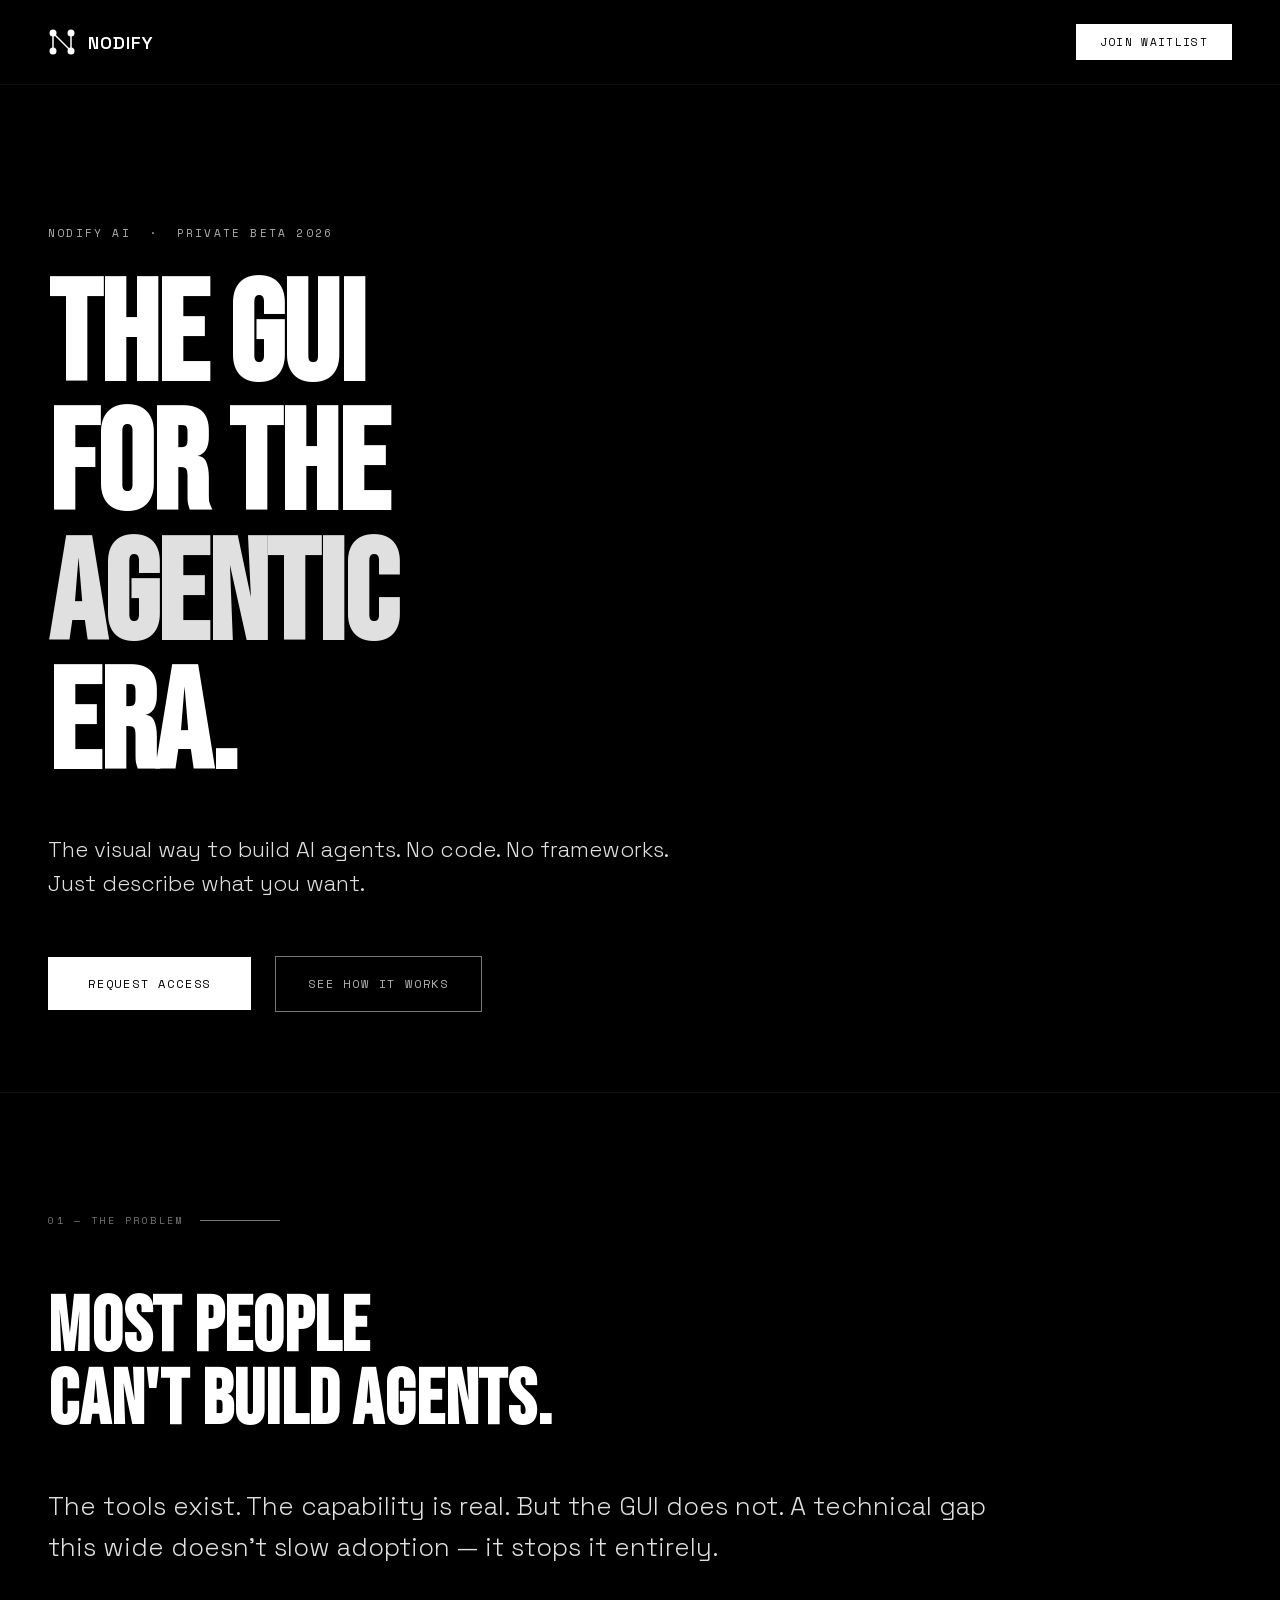
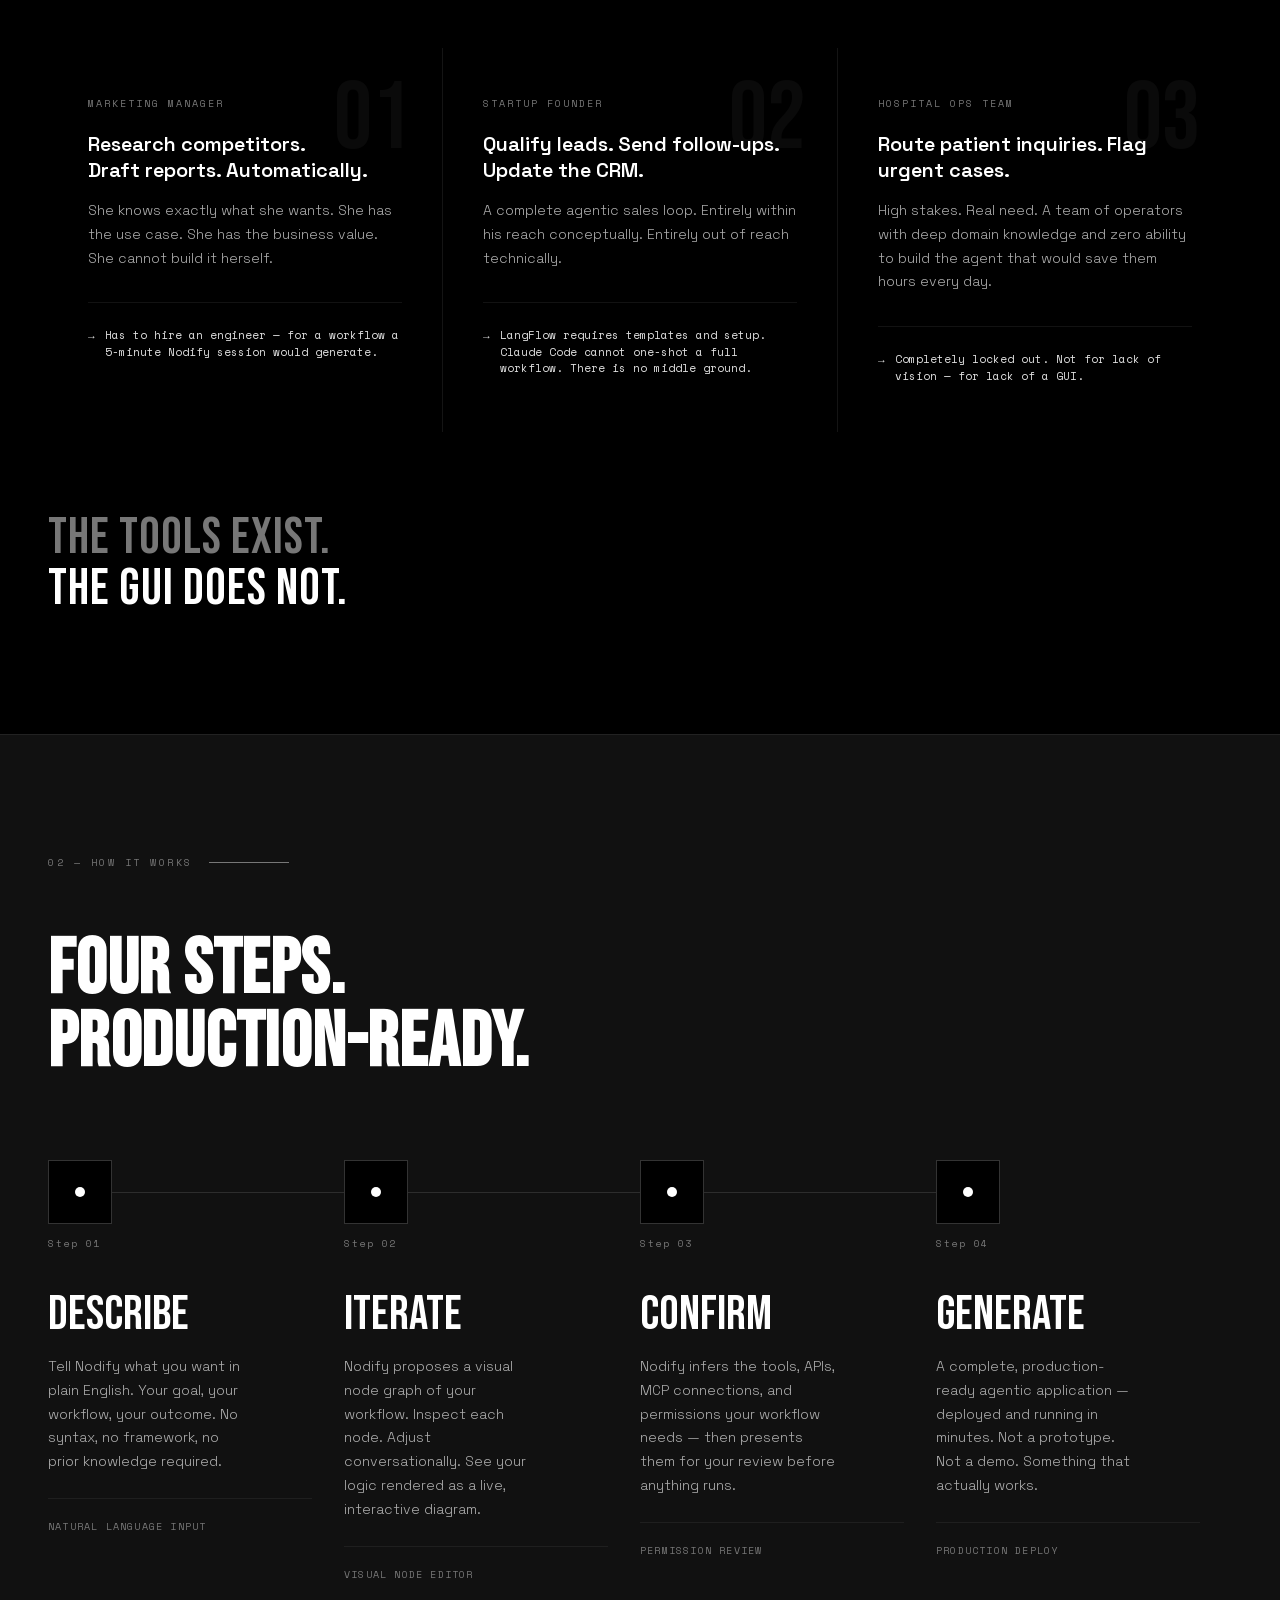
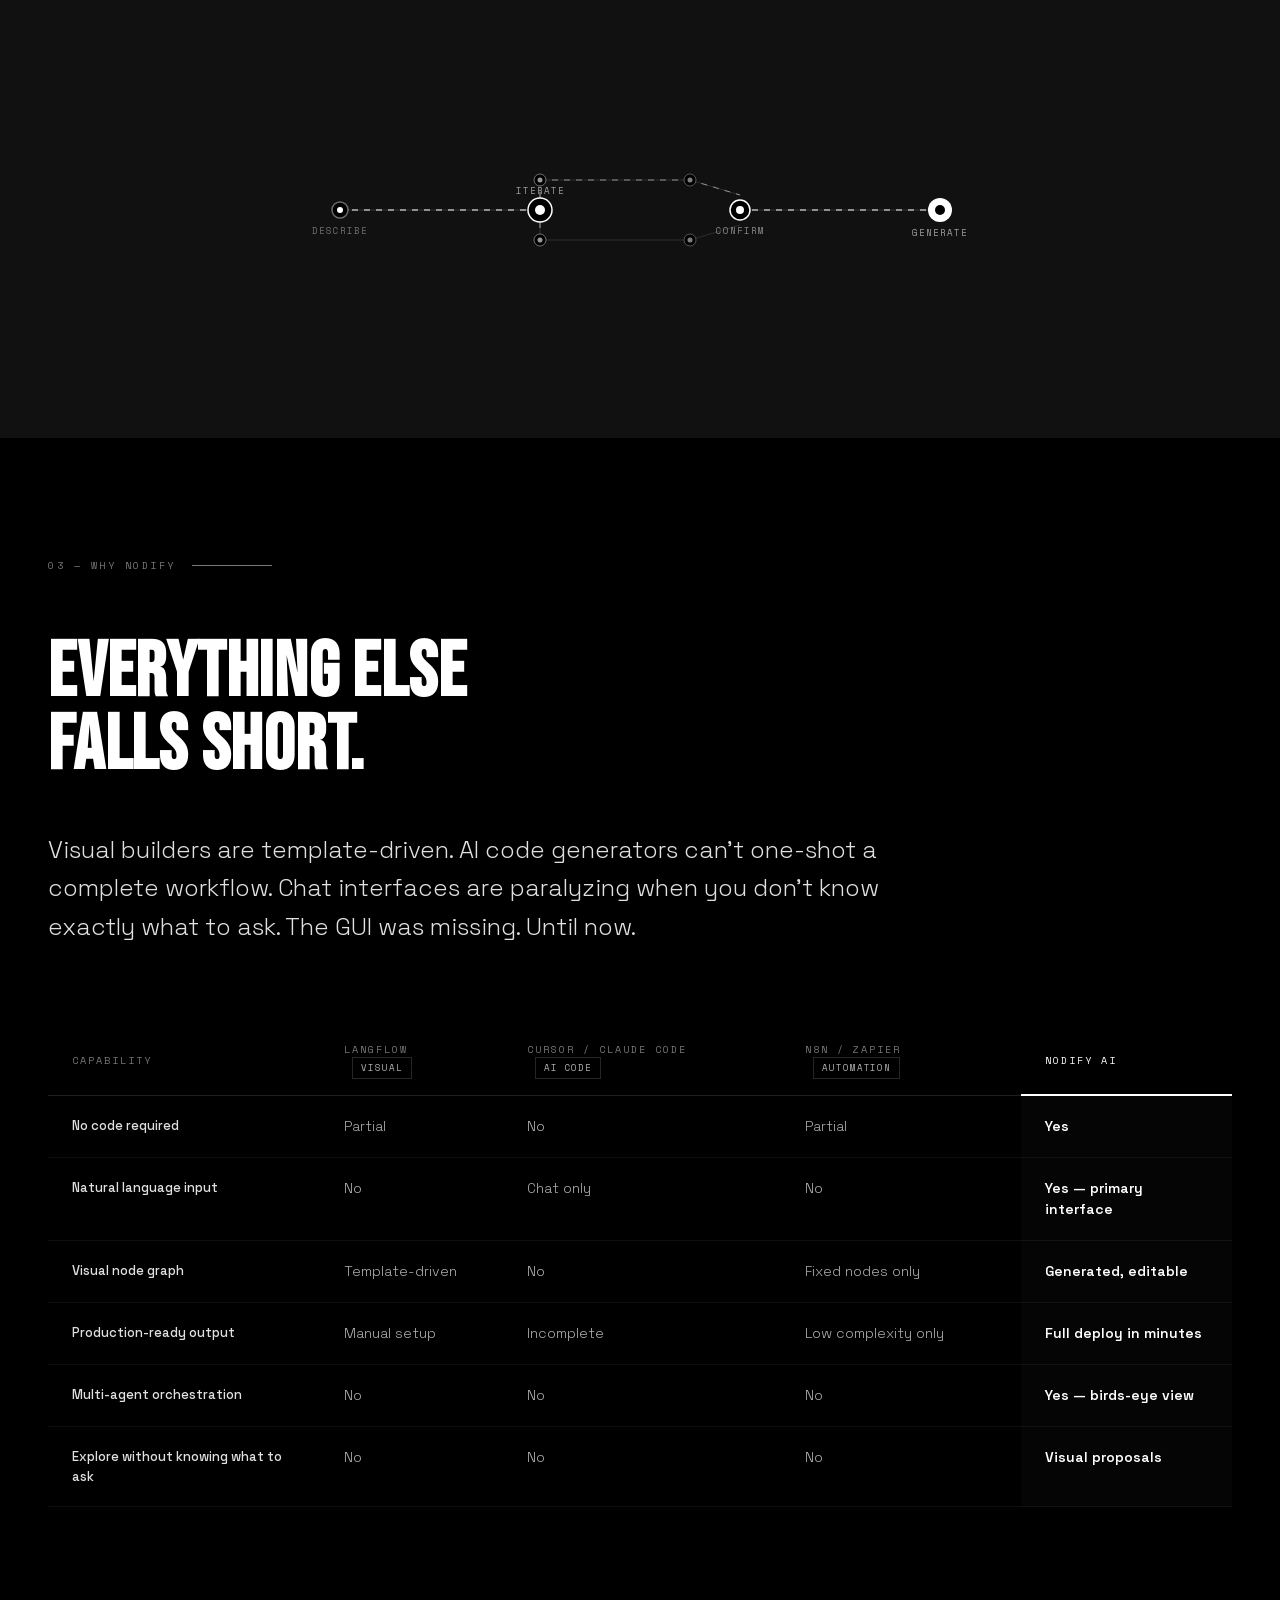
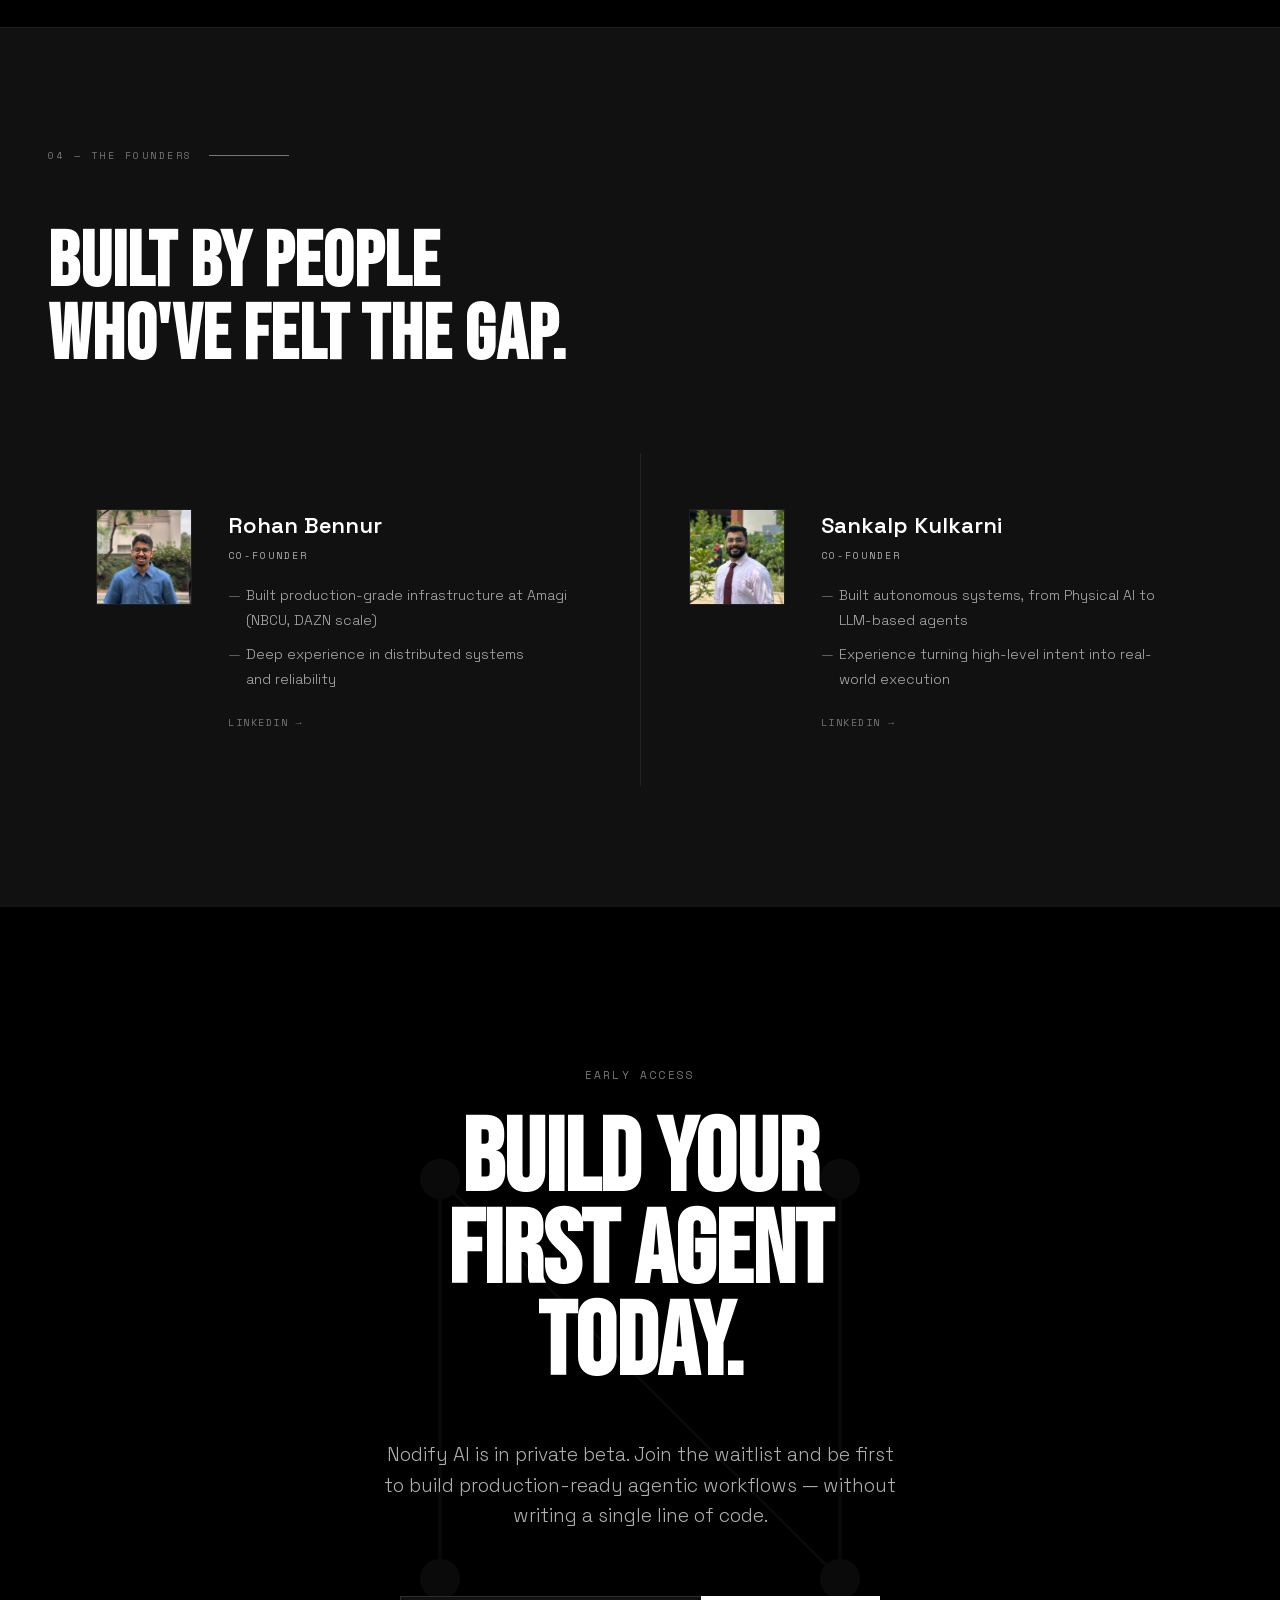
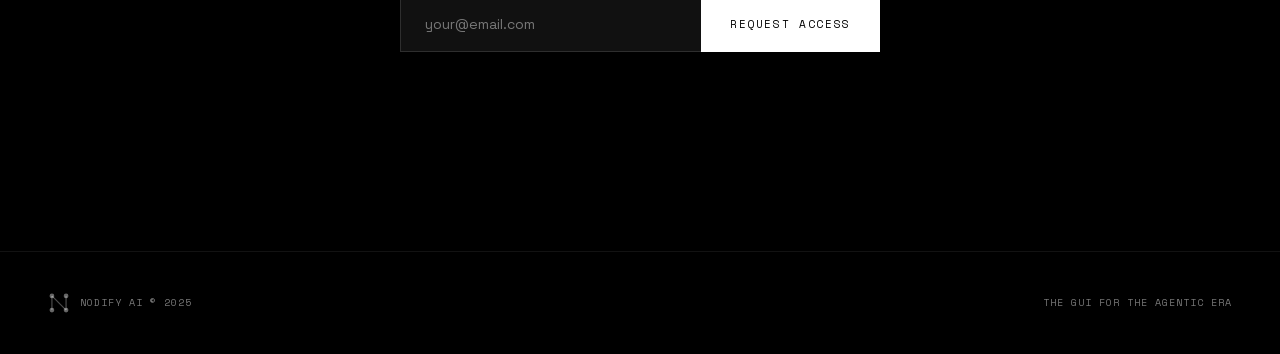
<file: src/index.html>
<!DOCTYPE html>
<html lang="en"><head>
<meta charset="UTF-8">
<meta name="viewport" content="width=device-width, initial-scale=1.0">
<title>Nodify AI — The GUI for the Agentic Era</title>
<link rel="icon" type="image/svg+xml" href="favicon.svg">
<link rel="preconnect" href="https://fonts.googleapis.com">
<link rel="preconnect" href="https://fonts.gstatic.com" crossorigin="">






  <link rel="stylesheet" href="css/fonts.css">
  <link rel="stylesheet" href="css/styles.css">
</head>
<body>

<!-- NAV -->
<nav>
  <a class="nav-logo" href="#">
    <svg width="28" height="28" viewBox="0 0 28 28" fill="none" xmlns="http://www.w3.org/2000/svg">
      <circle cx="5" cy="23" r="3.5" fill="white"></circle>
      <circle cx="5" cy="5" r="3.5" fill="white"></circle>
      <circle cx="23" cy="23" r="3.5" fill="white"></circle>
      <circle cx="23" cy="5" r="3.5" fill="white"></circle>
      <line x1="5" y1="23" x2="5" y2="5" stroke="white" stroke-width="1.5"></line>
      <line x1="5" y1="5" x2="23" y2="23" stroke="white" stroke-width="1.5"></line>
      <line x1="23" y1="23" x2="23" y2="5" stroke="white" stroke-width="1.5"></line>
    </svg>
    <span class="nav-wordmark">Nodify</span>
  </a>
  <button class="nav-cta" onclick="document.getElementById('waitlist').scrollIntoView({behavior:'smooth'})">Join Waitlist</button>
</nav>

<!-- GLOBAL NODE BACKGROUND -->
<svg id="heroBg" xmlns="http://www.w3.org/2000/svg" style="position:fixed;top:0;left:0;width:100vw;height:100vh;pointer-events:none;opacity:0.3;z-index:0;"></svg>

<!-- HERO -->
<section class="hero" style="border-top: none;">
  <div class="hero-label">Nodify AI &nbsp;·&nbsp; Private Beta 2026</div>

  <h1 class="hero-headline">
    The GUI<br>for the<br><em>Agentic</em><br>Era.
  </h1>

  <p class="hero-tagline">
    The visual way to build AI agents. No code. No frameworks. Just describe what you want.
  </p>

  <div class="hero-actions">
    <button class="btn-primary" onclick="document.getElementById('waitlist').scrollIntoView({behavior:'smooth'})">
      Request Access
    </button>
    <a class="btn-ghost" href="#how-it-works">See How It Works</a>
  </div>

</section>

<!-- PROBLEM -->
<section class="problem-section" id="problem">
  <div class="section-label">01 — The Problem</div>

  <h2 class="section-headline reveal">Most people<br>can't build agents.</h2>

  <p class="problem-intro reveal">
    The tools exist. The capability is real. But the GUI does not. A technical gap this wide doesn't slow adoption — it stops it entirely.
  </p>

  <div class="problem-grid reveal">
    <div class="problem-card">
      <div class="problem-card-num">01</div>
      <div class="problem-card-role">Marketing Manager</div>
      <div class="problem-card-title">Research competitors.<br>Draft reports. Automatically.</div>
      <div class="problem-card-body">She knows exactly what she wants. She has the use case. She has the business value. She cannot build it herself.</div>
      <div class="problem-card-barrier">Has to hire an engineer — for a workflow a 5-minute Nodify session would generate.</div>
    </div>
    <div class="problem-card">
      <div class="problem-card-num">02</div>
      <div class="problem-card-role">Startup Founder</div>
      <div class="problem-card-title">Qualify leads. Send follow-ups. Update the CRM.</div>
      <div class="problem-card-body">A complete agentic sales loop. Entirely within his reach conceptually. Entirely out of reach technically.</div>
      <div class="problem-card-barrier">LangFlow requires templates and setup. Claude Code cannot one-shot a full workflow. There is no middle ground.</div>
    </div>
    <div class="problem-card">
      <div class="problem-card-num">03</div>
      <div class="problem-card-role">Hospital Ops Team</div>
      <div class="problem-card-title">Route patient inquiries. Flag urgent cases.</div>
      <div class="problem-card-body">High stakes. Real need. A team of operators with deep domain knowledge and zero ability to build the agent that would save them hours every day.</div>
      <div class="problem-card-barrier">Completely locked out. Not for lack of vision — for lack of a GUI.</div>
    </div>
  </div>

  <div class="problem-footer reveal">
    The tools exist.<br>
    <span>The GUI does not.</span>
  </div>
</section>

<!-- HOW IT WORKS -->
<section class="how-section" id="how-it-works">
  <div class="section-label">02 — How It Works</div>
  <h2 class="section-headline reveal">Four steps.<br>Production-ready.</h2>

  <div class="steps-container">
    <div class="step reveal">
      <div class="step-num-wrap">
        <div class="step-node"><div class="step-node-inner"></div></div>
        <span class="step-num">Step 01</span>
      </div>
      <div class="step-verb">Describe</div>
      <div class="step-body">Tell Nodify what you want in plain English. Your goal, your workflow, your outcome. No syntax, no framework, no prior knowledge required.</div>
      <div class="step-detail">Natural language input</div>
    </div>

    <div class="step reveal" style="transition-delay: 0.1s">
      <div class="step-num-wrap">
        <div class="step-node"><div class="step-node-inner"></div></div>
        <span class="step-num">Step 02</span>
      </div>
      <div class="step-verb">Iterate</div>
      <div class="step-body">Nodify proposes a visual node graph of your workflow. Inspect each node. Adjust conversationally. See your logic rendered as a live, interactive diagram.</div>
      <div class="step-detail">Visual node editor</div>
    </div>

    <div class="step reveal" style="transition-delay: 0.2s">
      <div class="step-num-wrap">
        <div class="step-node"><div class="step-node-inner"></div></div>
        <span class="step-num">Step 03</span>
      </div>
      <div class="step-verb">Confirm</div>
      <div class="step-body">Nodify infers the tools, APIs, MCP connections, and permissions your workflow needs — then presents them for your review before anything runs.</div>
      <div class="step-detail">Permission review</div>
    </div>

    <div class="step reveal" style="transition-delay: 0.3s">
      <div class="step-num-wrap">
        <div class="step-node"><div class="step-node-inner"></div></div>
        <span class="step-num">Step 04</span>
      </div>
      <div class="step-verb">Generate</div>
      <div class="step-body">A complete, production-ready agentic application — deployed and running in minutes. Not a prototype. Not a demo. Something that actually works.</div>
      <div class="step-detail">Production deploy</div>
    </div>
  </div>

  <!-- Mini node graph visual -->
  <div class="graph-canvas-wrap reveal" style="transition-delay:0.2s">
    <svg width="100%" viewBox="0 0 800 200" fill="none" xmlns="http://www.w3.org/2000/svg" style="overflow:visible">
      <!-- Edges (static) -->
      <line x1="100" y1="100" x2="300" y2="100" stroke="rgba(255,255,255,0.15)" stroke-width="1"></line>
      <line x1="300" y1="100" x2="300" y2="70" stroke="rgba(255,255,255,0.12)" stroke-width="1"></line>
      <line x1="300" y1="100" x2="300" y2="130" stroke="rgba(255,255,255,0.12)" stroke-width="1"></line>
      <line x1="300" y1="70" x2="450" y2="70" stroke="rgba(255,255,255,0.12)" stroke-width="1"></line>
      <line x1="300" y1="130" x2="450" y2="130" stroke="rgba(255,255,255,0.12)" stroke-width="1"></line>
      <line x1="450" y1="70" x2="500" y2="85" stroke="rgba(255,255,255,0.12)" stroke-width="1"></line>
      <line x1="450" y1="130" x2="500" y2="115" stroke="rgba(255,255,255,0.12)" stroke-width="1"></line>
      <line x1="500" y1="100" x2="700" y2="100" stroke="rgba(255,255,255,0.15)" stroke-width="1"></line>
      <!-- Flow edges animated -->
      <line x1="100" y1="100" x2="300" y2="100" stroke="white" stroke-width="1" stroke-dasharray="6 10" class="flow-edge"></line>
      <line x1="300" y1="100" x2="300" y2="70" stroke="white" stroke-width="1" stroke-dasharray="4 8" class="flow-edge" style="animation-delay:-0.5s;opacity:0.6"></line>
      <line x1="300" y1="100" x2="300" y2="130" stroke="white" stroke-width="1" stroke-dasharray="4 8" class="flow-edge" style="animation-delay:-0.7s;opacity:0.6"></line>
      <line x1="300" y1="70" x2="450" y2="70" stroke="white" stroke-width="1" stroke-dasharray="4 8" class="flow-edge" style="animation-delay:-1s;opacity:0.5"></line>
      <line x1="450" y1="70" x2="500" y2="85" stroke="white" stroke-width="1" stroke-dasharray="4 8" class="flow-edge" style="animation-delay:-1.4s;opacity:0.5"></line>
      <line x1="500" y1="100" x2="700" y2="100" stroke="white" stroke-width="1" stroke-dasharray="6 10" class="flow-edge" style="animation-delay:-2s"></line>
      <!-- Nodes -->
      <circle cx="100" cy="100" r="8" fill="black" stroke="rgba(255,255,255,0.4)" stroke-width="1.5"></circle>
      <circle cx="100" cy="100" r="3" fill="white" style="animation: nodePulse 2.5s ease-in-out infinite;"></circle>
      <circle cx="300" cy="100" r="12" fill="black" stroke="white" stroke-width="1.5"></circle>
      <circle cx="300" cy="100" r="5" fill="white"></circle>
      <circle cx="300" cy="70" r="6" fill="black" stroke="rgba(255,255,255,0.4)" stroke-width="1"></circle>
      <circle cx="300" cy="70" r="2.5" fill="rgba(255,255,255,0.6)"></circle>
      <circle cx="300" cy="130" r="6" fill="black" stroke="rgba(255,255,255,0.4)" stroke-width="1"></circle>
      <circle cx="300" cy="130" r="2.5" fill="rgba(255,255,255,0.6)"></circle>
      <circle cx="450" cy="70" r="6" fill="black" stroke="rgba(255,255,255,0.3)" stroke-width="1"></circle>
      <circle cx="450" cy="70" r="2.5" fill="rgba(255,255,255,0.5)"></circle>
      <circle cx="450" cy="130" r="6" fill="black" stroke="rgba(255,255,255,0.3)" stroke-width="1"></circle>
      <circle cx="450" cy="130" r="2.5" fill="rgba(255,255,255,0.5)"></circle>
      <circle cx="500" cy="100" r="10" fill="black" stroke="white" stroke-width="1.5"></circle>
      <circle cx="500" cy="100" r="4" fill="white"></circle>
      <circle cx="700" cy="100" r="12" fill="white"></circle>
      <circle cx="700" cy="100" r="5" fill="black"></circle>
      <!-- Labels -->
      <text x="100" y="124" text-anchor="middle" fill="rgba(255,255,255,0.4)" font-family="Space Mono, monospace" font-size="9" letter-spacing="1">DESCRIBE</text>
      <text x="300" y="84" text-anchor="middle" fill="rgba(255,255,255,0.6)" font-family="Space Mono, monospace" font-size="9" letter-spacing="1">ITERATE</text>
      <text x="500" y="124" text-anchor="middle" fill="rgba(255,255,255,0.5)" font-family="Space Mono, monospace" font-size="9" letter-spacing="1">CONFIRM</text>
      <text x="700" y="126" text-anchor="middle" fill="rgba(255,255,255,0.6)" font-family="Space Mono, monospace" font-size="9" letter-spacing="1">GENERATE</text>
    </svg>
  </div>
</section>

<!-- WHY NODIFY -->
<section class="comparison-section" id="why-nodify">
  <div class="section-label">03 — Why Nodify</div>
  <h2 class="section-headline reveal">Everything else<br>falls short.</h2>

  <p class="comparison-intro reveal">
    Visual builders are template-driven. AI code generators can't one-shot a complete workflow. Chat interfaces are paralyzing when you don't know exactly what to ask. The GUI was missing. Until now.
  </p>

  <table class="comparison-table reveal">
    <thead>
      <tr>
        <th>Capability</th>
        <th>LangFlow <span class="tag">Visual</span></th>
        <th>Cursor / Claude Code <span class="tag">AI Code</span></th>
        <th>n8n / Zapier <span class="tag">Automation</span></th>
        <th class="nodify-col">Nodify AI</th>
      </tr>
    </thead>
    <tbody>
      <tr>
        <td>No code required</td>
        <td><span class="cross">Partial</span></td>
        <td><span class="cross">No</span></td>
        <td><span class="cross">Partial</span></td>
        <td class="nodify-col"><span class="check">Yes</span></td>
      </tr>
      <tr>
        <td>Natural language input</td>
        <td><span class="cross">No</span></td>
        <td><span class="cross">Chat only</span></td>
        <td><span class="cross">No</span></td>
        <td class="nodify-col"><span class="check">Yes — primary interface</span></td>
      </tr>
      <tr>
        <td>Visual node graph</td>
        <td><span class="cross">Template-driven</span></td>
        <td><span class="cross">No</span></td>
        <td><span class="cross">Fixed nodes only</span></td>
        <td class="nodify-col"><span class="check">Generated, editable</span></td>
      </tr>
      <tr>
        <td>Production-ready output</td>
        <td><span class="cross">Manual setup</span></td>
        <td><span class="cross">Incomplete</span></td>
        <td><span class="cross">Low complexity only</span></td>
        <td class="nodify-col"><span class="check">Full deploy in minutes</span></td>
      </tr>
      <tr>
        <td>Multi-agent orchestration</td>
        <td><span class="cross">No</span></td>
        <td><span class="cross">No</span></td>
        <td><span class="cross">No</span></td>
        <td class="nodify-col"><span class="check">Yes — birds-eye view</span></td>
      </tr>
      <tr>
        <td>Explore without knowing what to ask</td>
        <td><span class="cross">No</span></td>
        <td><span class="cross">No</span></td>
        <td><span class="cross">No</span></td>
        <td class="nodify-col"><span class="check">Visual proposals</span></td>
      </tr>
    </tbody>
  </table>
</section>

<!-- FOUNDERS -->
<section class="founders-section" id="founders">
  <div class="section-label">04 — The Founders</div>
  <h2 class="section-headline reveal">Built by people<br>who've felt the gap.</h2>

  <div class="founders-grid reveal">
    <div class="founder-card">
      <div class="founder-avatar">
        <div class="founder-avatar-placeholder">
          <img class="founder-photo" src="images/image-1.jpg" alt="Rohan">
        </div>
      </div>
      <div class="founder-info">
        <div class="founder-name">Rohan Bennur</div>
        <div class="founder-title">Co-Founder</div>
        <ul class="founder-bio">
          <li>Built production-grade infrastructure at Amagi (NBCU, DAZN scale)</li>
          <li>Deep experience in distributed systems and reliability</li>
        </ul>
        <div class="founder-links">
          <a href="https://www.linkedin.com/in/rohan-bennur/" target="_blank" rel="noopener" class="founder-link">LinkedIn →</a>
        </div>
      </div>
    </div>

    <div class="founder-card">
      <div class="founder-avatar">
        <div class="founder-avatar-placeholder">
          <img class="founder-photo" src="images/image-2.jpg" alt="Sankalp">
        </div>
      </div>
      <div class="founder-info">
        <div class="founder-name">Sankalp Kulkarni</div>
        <div class="founder-title">Co-Founder</div>
        <ul class="founder-bio">
          <li>Built autonomous systems, from Physical AI to LLM-based agents</li>
          <li>Experience turning high-level intent into real-world execution</li>
        </ul>
        <div class="founder-links">
          <a href="https://www.linkedin.com/in/sankalpkulkarni/" target="_blank" rel="noopener" class="founder-link">LinkedIn →</a>
        </div>
      </div>
    </div>
  </div>
</section>

<!-- CTA -->
<section class="cta-section" id="waitlist">
  <div class="cta-bg-node">
    <svg width="600" height="600" viewBox="0 0 600 600" fill="none" xmlns="http://www.w3.org/2000/svg">
      <circle cx="100" cy="500" r="20" fill="white"></circle>
      <circle cx="100" cy="100" r="20" fill="white"></circle>
      <circle cx="500" cy="500" r="20" fill="white"></circle>
      <circle cx="500" cy="100" r="20" fill="white"></circle>
      <line x1="100" y1="500" x2="100" y2="100" stroke="white" stroke-width="3"></line>
      <line x1="100" y1="100" x2="500" y2="500" stroke="white" stroke-width="3"></line>
      <line x1="500" y1="500" x2="500" y2="100" stroke="white" stroke-width="3"></line>
    </svg>
  </div>

  <div class="cta-eyebrow">Early Access</div>

  <h2 class="cta-headline reveal">
    Build your<br>first agent<br>today.
  </h2>

  <p class="cta-sub reveal">
    Nodify AI is in private beta. Join the waitlist and be first to build production-ready agentic workflows — without writing a single line of code.
  </p>

  <div class="waitlist-form reveal">
    <input class="waitlist-input" type="email" placeholder="your@email.com" id="emailInput">
    <button class="waitlist-submit" onclick="handleWaitlist()">Request Access</button>
  </div>
  <div class="cta-footnote" id="waitlist-confirm" style="opacity:0; transition: opacity 0.4s;">— You're on the list. We'll be in touch. —</div>
</section>

<!-- FOOTER -->
<footer>
  <div class="footer-logo">
    <svg width="22" height="22" viewBox="0 0 28 28" fill="none" xmlns="http://www.w3.org/2000/svg">
      <circle cx="5" cy="23" r="3" fill="rgba(255,255,255,0.4)"></circle>
      <circle cx="5" cy="5" r="3" fill="rgba(255,255,255,0.4)"></circle>
      <circle cx="23" cy="23" r="3" fill="rgba(255,255,255,0.4)"></circle>
      <circle cx="23" cy="5" r="3" fill="rgba(255,255,255,0.4)"></circle>
      <line x1="5" y1="23" x2="5" y2="5" stroke="rgba(255,255,255,0.3)" stroke-width="1.5"></line>
      <line x1="5" y1="5" x2="23" y2="23" stroke="rgba(255,255,255,0.3)" stroke-width="1.5"></line>
      <line x1="23" y1="23" x2="23" y2="5" stroke="rgba(255,255,255,0.3)" stroke-width="1.5"></line>
    </svg>
    <span class="footer-copy">Nodify AI © 2025</span>
  </div>
  <div class="footer-copy">The GUI for the Agentic Era</div>
</footer>

<!-- TWEAKS -->
<div id="tweaks-panel">
  <div class="tweaks-title">Tweaks</div>
  <div class="tweak-row">
    <label class="tweak-label">Hero Headline Size</label>
    <input class="tweak-range" type="range" min="60" max="200" value="180" id="tweak-headline-size" oninput="document.querySelector('.hero-headline').style.fontSize = this.value + 'px'">
  </div>
  <div class="tweak-row">
    <label class="tweak-label">Surface Shade</label>
    <select class="tweak-select" id="tweak-bg" onchange="applyBgTweak(this.value)">
      <option value="black">Pure Black</option>
      <option value="#0a0a0a">Near Black</option>
      <option value="#111">Dark Charcoal</option>
    </select>
  </div>
  <div class="tweak-row">
    <label class="tweak-label">Body Font</label>
    <select class="tweak-select" onchange="document.body.style.fontFamily = this.value">
      <option value="'Space Grotesk', sans-serif">Space Grotesk</option>
      <option value="'Space Mono', monospace">Space Mono</option>
      <option value="'Georgia', serif">Georgia</option>
    </select>
  </div>
</div>






  <script src="js/main.js"></script>
</body></html>
</file>
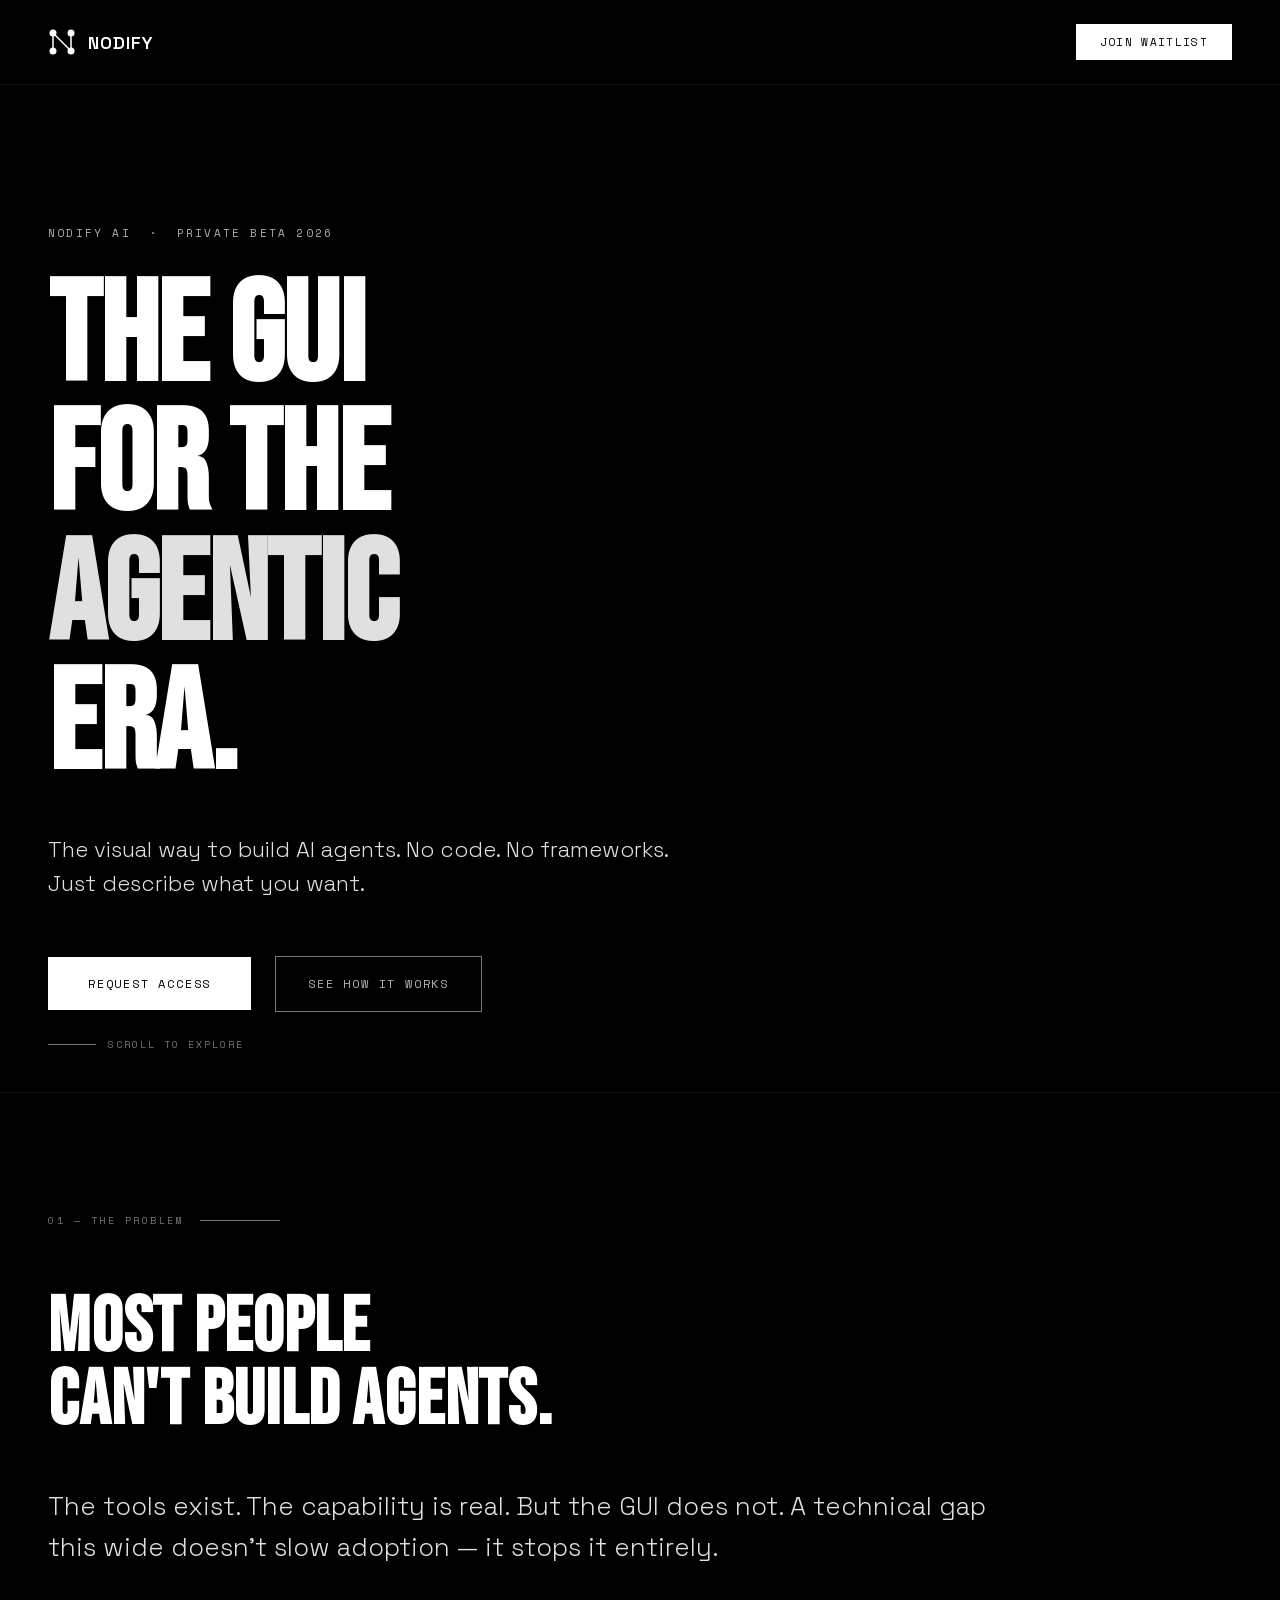
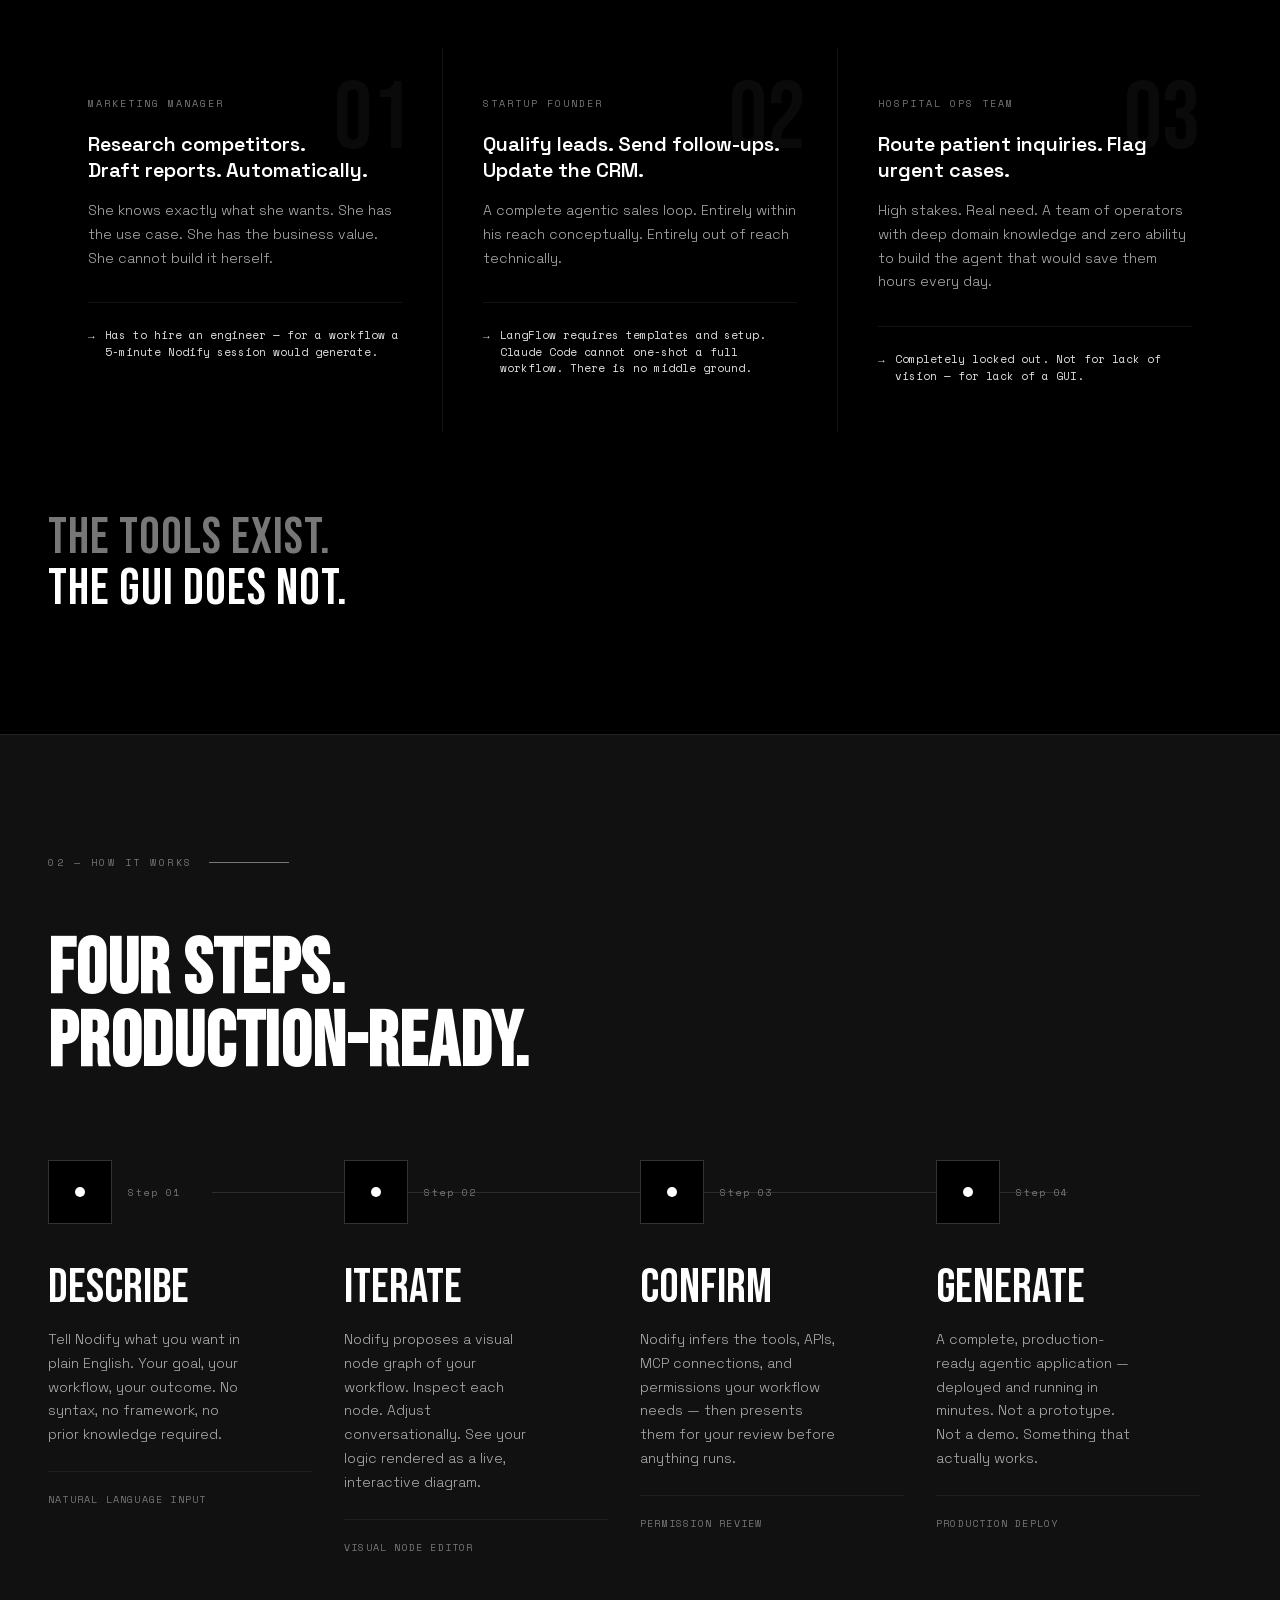
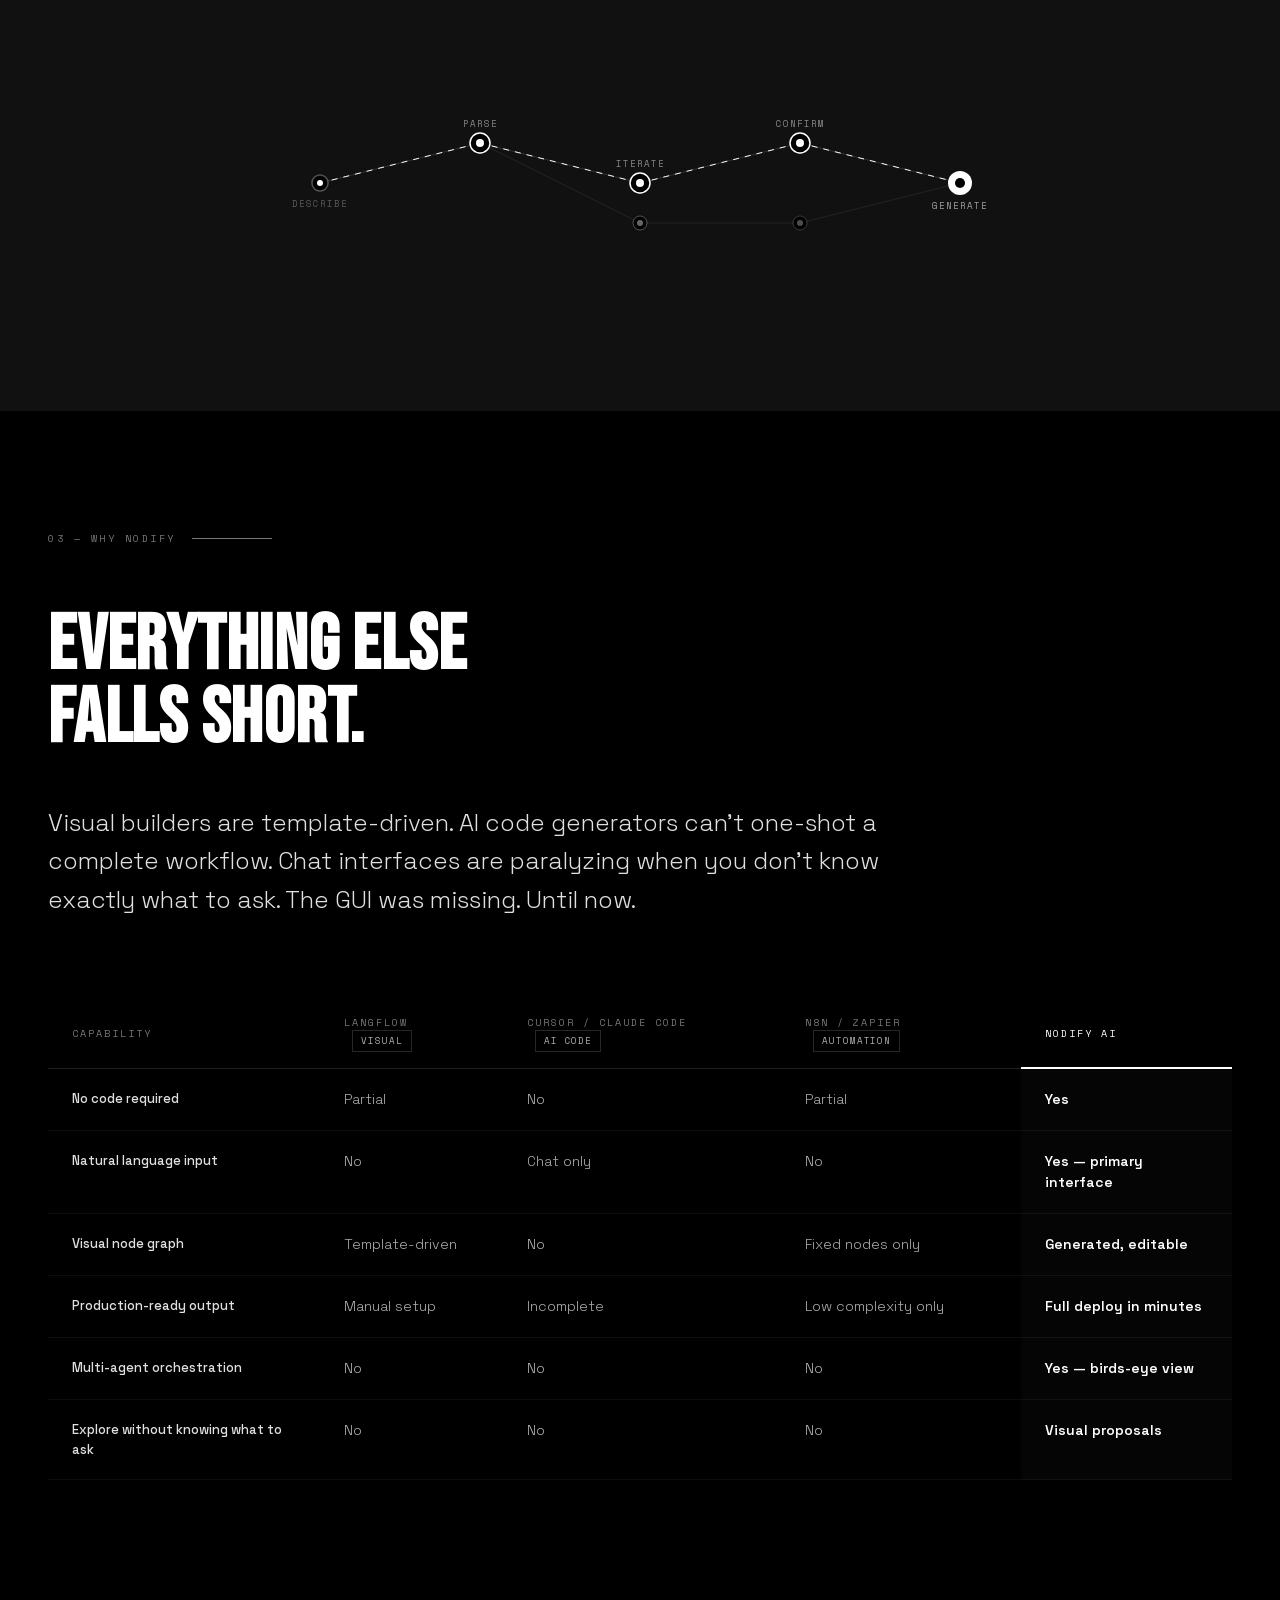
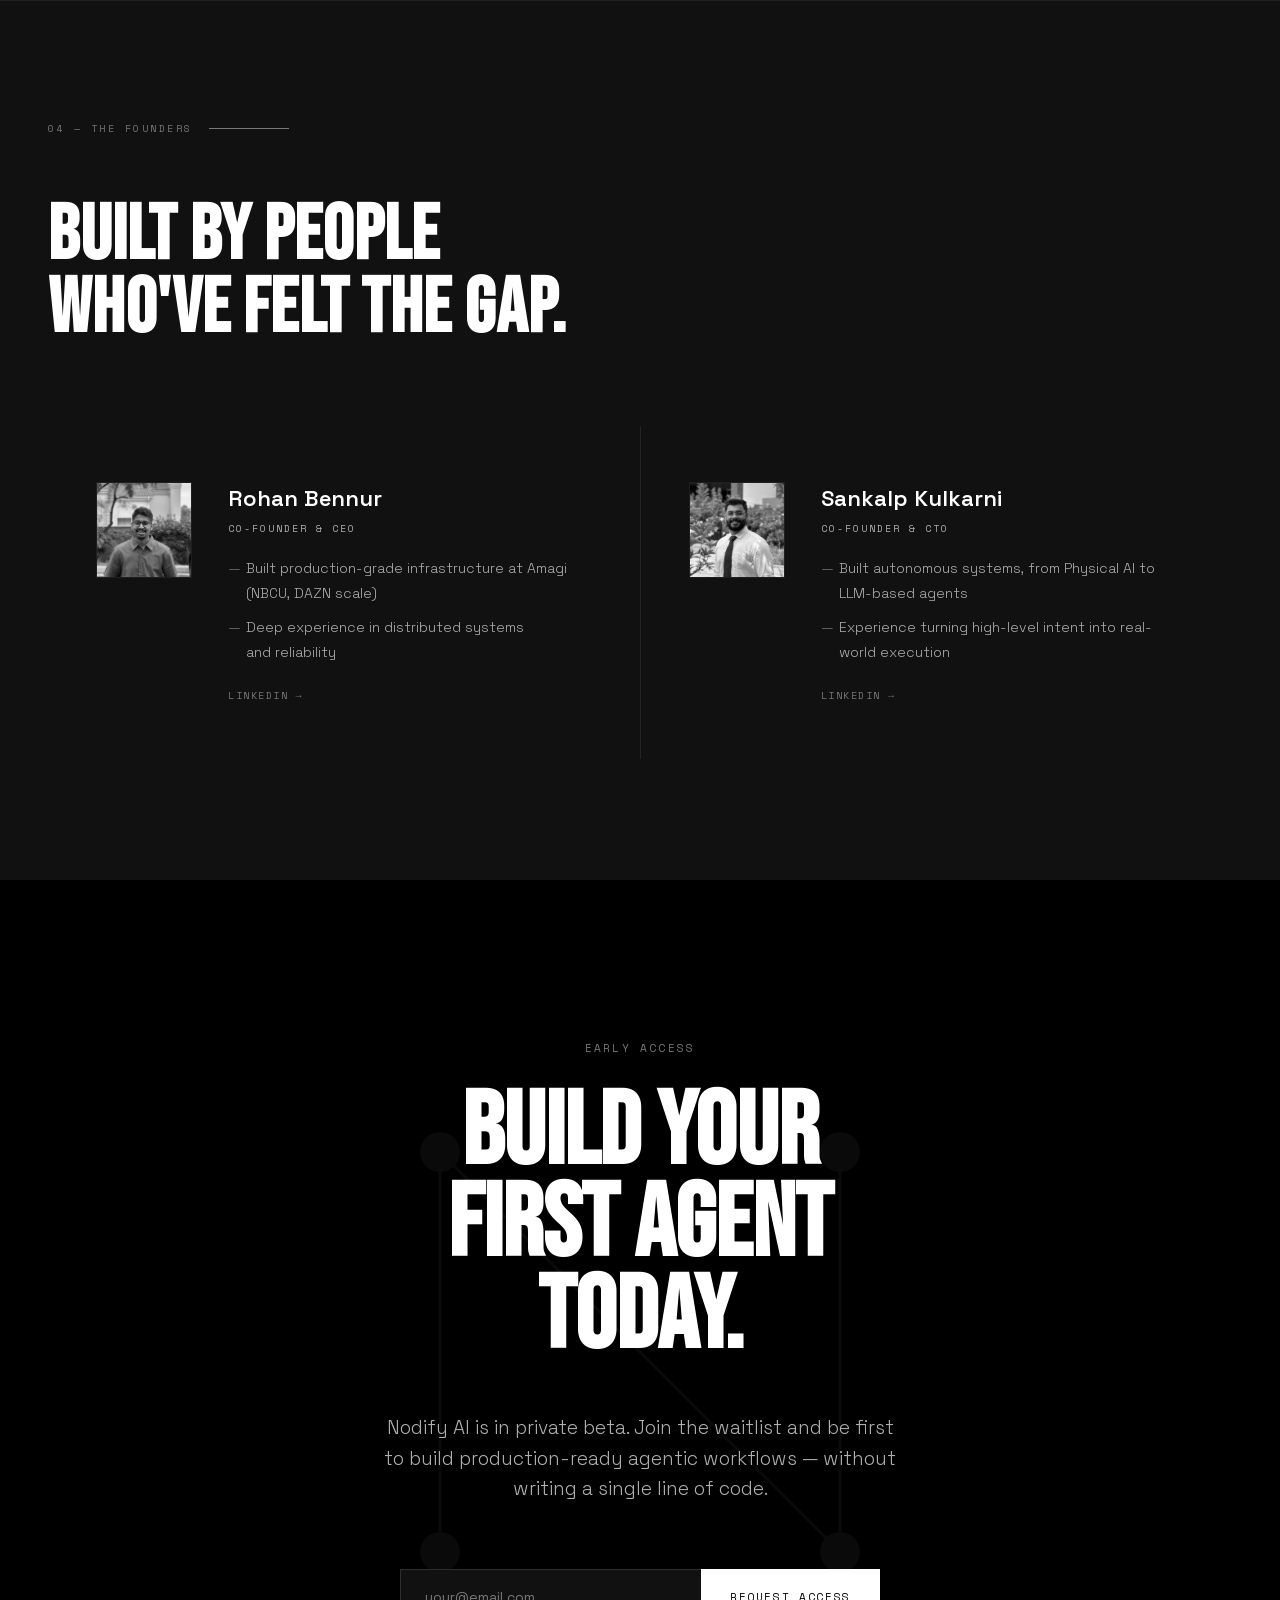
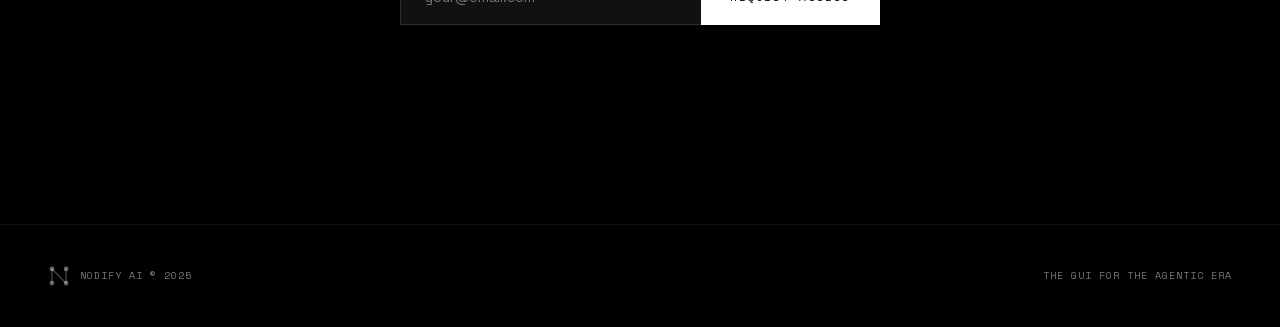
<file: project/Nodify Landing Page.html>
<!DOCTYPE html>
<html>
<head>
  <meta charset="utf-8">
  <title>Nodify AI — The GUI for the Agentic Era</title>
  <style>
    * { margin: 0; padding: 0; box-sizing: border-box; }
    body { background: #000000; display: flex; align-items: center; justify-content: center; min-height: 100vh; font-family: -apple-system, BlinkMacSystemFont, sans-serif; }
    #__bundler_loading { position: fixed; bottom: 20px; right: 20px; font: 13px/1.4 -apple-system, BlinkMacSystemFont, sans-serif; color: #666; background: #fff; padding: 8px 14px; border-radius: 8px; box-shadow: 0 1px 4px rgba(0,0,0,0.12); z-index: 10000; }
    #__bundler_thumbnail { position: fixed; inset: 0; width: 100%; height: 100%; display: flex; align-items: center; justify-content: center; background: #000000; z-index: 9999; }
    #__bundler_thumbnail svg { width: 100%; height: 100%; object-fit: contain; }
    #__bundler_placeholder { color: #999; font-size: 14px; }
  </style>
  <noscript>
    <style>#__bundler_loading { display: none; }</style>
    <div style="position:fixed;bottom:12px;left:12px;font:13px/1.4 -apple-system,BlinkMacSystemFont,sans-serif;color:#999;background:rgba(255,255,255,0.9);padding:6px 12px;border-radius:6px;box-shadow:0 1px 4px rgba(0,0,0,0.08);z-index:10000;">
      This page requires JavaScript to display.
    </div>
  </noscript>
</head>
<body>
  <div id="__bundler_thumbnail">
  <svg viewBox="0 0 1200 800" xmlns="http://www.w3.org/2000/svg">
    <rect width="1200" height="800" fill="#000000"></rect>
    <g transform="translate(600 400)" stroke="#ffffff" stroke-width="8" fill="#ffffff">
      <line x1="-160" y1="-160" x2="-160" y2="160" stroke-width="4"></line>
      <line x1="-160" y1="-160" x2="160" y2="160" stroke-width="4"></line>
      <line x1="160" y1="-160" x2="160" y2="160" stroke-width="4"></line>
      <circle cx="-160" cy="-160" r="26"></circle>
      <circle cx="160" cy="-160" r="26"></circle>
      <circle cx="-160" cy="160" r="26"></circle>
      <circle cx="160" cy="160" r="26"></circle>
    </g>
  </svg>
</div>
  <div id="__bundler_loading">Unpacking...</div>

  <script>
    
document.addEventListener('DOMContentLoaded', async function() {
  const loading = document.getElementById('__bundler_loading');
  function setStatus(msg) { if (loading) loading.textContent = msg; }

  // Error sink persists across replaceWith since it's on window, not the DOM.
  window.addEventListener('error', function(e) {
    var p = document.body || document.documentElement;
    var d = document.getElementById('__bundler_err') || p.appendChild(document.createElement('div'));
    d.id = '__bundler_err';
    d.style.cssText = 'position:fixed;bottom:12px;left:12px;right:12px;font:12px/1.4 ui-monospace,monospace;background:#2a1215;color:#ff8a80;padding:10px 14px;border-radius:8px;border:1px solid #5c2b2e;z-index:99999;white-space:pre-wrap;max-height:40vh;overflow:auto';
    d.textContent = (d.textContent ? d.textContent + String.fromCharCode(10) : '') +
      '[bundle] ' + (e.message || e.type) +
      (e.filename ? ' (' + e.filename.slice(0, 60) + ':' + e.lineno + ')' : '');
  }, true);

  try {
    const manifestEl = document.querySelector('script[type="__bundler/manifest"]');
    const templateEl = document.querySelector('script[type="__bundler/template"]');
    if (!manifestEl || !templateEl) {
      setStatus('Error: missing bundle data');
      console.error('[bundler] Missing script tags — manifestEl:', !!manifestEl, 'templateEl:', !!templateEl);
      return;
    }

    const manifest = JSON.parse(manifestEl.textContent);
    let template = JSON.parse(templateEl.textContent);

    const uuids = Object.keys(manifest);
    setStatus('Unpacking ' + uuids.length + ' assets...');

    const blobUrls = {};
    await Promise.all(uuids.map(async (uuid) => {
      const entry = manifest[uuid];
      try {
        const binaryStr = atob(entry.data);
        const bytes = new Uint8Array(binaryStr.length);
        for (let i = 0; i < binaryStr.length; i++) bytes[i] = binaryStr.charCodeAt(i);

        let finalBytes = bytes;
        if (entry.compressed) {
          if (typeof DecompressionStream !== 'undefined') {
            const ds = new DecompressionStream('gzip');
            const writer = ds.writable.getWriter();
            const reader = ds.readable.getReader();
            writer.write(bytes);
            writer.close();
            const chunks = [];
            let totalLen = 0;
            while (true) {
              const { done, value } = await reader.read();
              if (done) break;
              chunks.push(value);
              totalLen += value.length;
            }
            finalBytes = new Uint8Array(totalLen);
            let offset = 0;
            for (const chunk of chunks) { finalBytes.set(chunk, offset); offset += chunk.length; }
          } else {
            console.warn('DecompressionStream not available, asset ' + uuid + ' may not render');
          }
        }

        blobUrls[uuid] = URL.createObjectURL(new Blob([finalBytes], { type: entry.mime }));
      } catch (err) {
        console.error('Failed to decode asset ' + uuid + ':', err);
        blobUrls[uuid] = URL.createObjectURL(new Blob([], { type: entry.mime }));
      }
    }));

    const extResEl = document.querySelector('script[type="__bundler/ext_resources"]');
    const extResources = extResEl ? JSON.parse(extResEl.textContent) : [];
    const resourceMap = {};
    for (const entry of extResources) {
      if (blobUrls[entry.uuid]) resourceMap[entry.id] = blobUrls[entry.uuid];
    }

    setStatus('Rendering...');
    for (const uuid of uuids) template = template.split(uuid).join(blobUrls[uuid]);

    // Strip integrity + crossorigin — blob URLs from a file:// document inherit
    // a null origin, so crossorigin forces a CORS fetch that SRI then rejects.
    // The manifest bytes are ours; SRI protects against CDN compromise, not this.
    template = template.replace(/\s+integrity="[^"]*"/gi, '').replace(/\s+crossorigin="[^"]*"/gi, '');

    const resourceScript = '<script>window.__resources = ' +
      JSON.stringify(resourceMap).split('</' + 'script>').join('<\\/' + 'script>') +
      ';</' + 'script>';
    // Inject after <head> so the DOCTYPE stays first; prepending the script
    // would push the parser into quirks mode. DOMParser always emits a <head>
    // (synthesizing one if the source HTML omitted it) but may carry
    // attributes through, so match the full opening tag. slice() rather than
    // replace() keeps us clear of $-pattern substitution in resourceScript.
    const headOpen = template.match(/<head[^>]*>/i);
    if (headOpen) {
      const i = headOpen.index + headOpen[0].length;
      template = template.slice(0, i) + resourceScript + template.slice(i);
    }

    // Parse the template and swap the root element. Scripts inserted via
    // DOMParser/replaceWith are inert per spec — re-create each with
    // createElement so they execute, awaiting onload for src scripts to
    // preserve ordering (React before ReactDOM before Babel before text/babel).
    const doc = new DOMParser().parseFromString(template, 'text/html');
    document.documentElement.replaceWith(doc.documentElement);
    const dead = Array.from(document.scripts);
    for (const old of dead) {
      const s = document.createElement('script');
      for (const a of old.attributes) s.setAttribute(a.name, a.value);
      s.textContent = old.textContent;
      // text/babel scripts with a src: fetch and inline. transformScriptTags
      // does XHR against the src, but blob:null/ from a file:// origin is
      // silently dropped. Inlining makes it a plain inline babel script,
      // which transformScriptTags handles unconditionally.
      if ((s.type === 'text/babel' || s.type === 'text/jsx') && s.src) {
        const r = await fetch(s.src);
        s.textContent = await r.text();
        s.removeAttribute('src');
      }
      const p = s.src ? new Promise(function(r) { s.onload = s.onerror = r; }) : null;
      old.replaceWith(s);
      if (p) await p;
    }
    // Babel standalone auto-transforms type=text/babel on DOMContentLoaded,
    // which fired before we swapped the document. Trigger manually if present.
    if (window.Babel && typeof window.Babel.transformScriptTags === 'function') {
      window.Babel.transformScriptTags();
    }
  } catch (err) {
    setStatus('Error unpacking: ' + err.message);
    console.error('Bundle unpack error:', err);
  }
});

  </script>

  <script type="__bundler/manifest">
{"2c3bf7c3-545c-4afe-93b7-0eb82d9974f6":{"mime":"image/jpeg","compressed":false,"data":"/9j/4AAQSkZJRgABAQAAAQABAAD/2wBDAAYEBQYFBAYGBQYHBwYIChAKCgkJChQODwwQFxQYGBcUFhYaHSUfGhsjHBYWICwgIyYnKSopGR8tMC0oMCUoKSj/2wBDAQcHBwoIChMKChMoGhYaKCgoKCgoKCgoKCgoKCgoKCgoKCgoKCgoKCgoKCgoKCgoKCgoKCgoKCgoKCgoKCgoKCj/wgARCAQAAwADASIAAhEBAxEB/8QAGgAAAgMBAQAAAAAAAAAAAAAAAgMAAQQFBv/EABgBAQEBAQEAAAAAAAAAAAAAAAABAgME/[base64]/xkK6GjRLkZj0ovbJC+bozR1bVmNWaCLvfsONqizOS9VZheujEYLG05bNPO0UC2qkBqtFulZBAOt2BsXu22CznbYse2wuzk3hmNUa5Ba9ShaFZsOnnxwyjJyGBhUpgNql1qroqc6glQCYUdiYiiqwpQjWr0FGZqkHkdAsaS2YGHWTm203oVdHamEqWAMsbK5BzXZ/[base64]/lWddGEa7tcmpX5866ZFkG5dyONDo0FnIEKqa39Xg77nvnyS1ekXIquzXJI08xubNoZMnbebo06V5NFpZNdJ5rN6fjTKG5H5t0QKb0smbt/[base64]/PqO0KaHqyPxWqea4CepGGhhZLiaIipdJpdrVyXbJVFhY2DcGNL8Os0NxusaFUuPB1ebnNnmvMMCotw69Mufr4rpu9WvUJqysOVKuVCSQ8JrU/ldjcbZWNzXawAiapmutnG1co19XA0HC/[base64]/pcw2mckD0V0teqEtYuXM0FWGpmeSWRJmVsxA6M/[base64]/[base64]/RGCQlSVUqQqrqB24t1miXNZqXCpcKl0VLhziaPPSbdapmizLNVVkHXUvPy9DELKKTWYubDgd/gWTt8DvGgbuaU2l5hnmXJsDIWY4V3sZNrW+fz+py7yq6fc6tefXNyyqbklWiwJJRVRRjRcqVdVcEGgbAqSagnaVbzucs1RMs1Qy1roy1roy1royDsowzTnC34toYkJKuqqSFVdA78O5NMqazJISVC6kJKhkqq56hgWTrWe7dWIKqXEzu5xqvE652swmunzvU41Z/[base64]/[base64]/O6o6lqbLcklkkJJKklxVXEqSVUuiquFLNZTkuCKrCkhKuFXIRLkJiA1yMPMw1llqxszw6CY66Y1TMZoHK0F+XSqQNUtgSZNa7lgmOY5iQO69bozvUbExckLuiJRQG5AIVgHLKq6KKiBFmE4/[base64]/oPP8AUy3lkZLeNqMzQ7E2xe7G5cym1W68rBoJyw1mU8y7S2t2jlOt1851Gx6m6SS1DBp5kyuPTiKdQKbc5GiILQqO60ynJg0BoDYp2ggwc7Fbk3LSA7A4Hf8APrk73B3tepvO+BISMvB7/DAs7AtlixcIpkYLjILpsB7nG7B5unZq0psJViaUazFa9c8DsdXLy5rnps4Rax6F/[base64]/ZLFmzNDJmB59ILZSjNJrzku0G5zk1KflSiU6IBJt0Um7DO2qK25gHZbGyyKWbCb+URumRhS2JJdPSZnkSBShbKIS7BF6RIStW5bbbYZSIbUzJCYZrZNVcdQqmwXTaKpwi7fBFkQsXCJ6fN0StEVZ6tBK1PKq9Y1ptNm8+ZJroTn60F0yr0tHP0Z1rvK6M/[base64]/[base64]/[base64]/RwsW1Za2Zs3HzPT1y35a+pz+fRDlHFBoKKmpWaAGNZ7dLBp9RmJ0pd3QLQIlaxjPGaDKG0VzB0edUtRhqMKJ2eztkh3OIU5VE/[base64]/0+cClbgXYQ40FTBC0NRrNGnE8bQkhypHO5vog5b8+rbj5das5FgMiiGVooShQHVHqyNlW/JqM69ykyW4KC2itLauwSq62a8E53sJq5MS4remWuDbWyS2rhdWcmZ4QeIvJsYHp4tq52wYhFuAKyguDUQqyCMWElWxDoNd0DZZ4VxTrl0Y/[base64]/[base64]/MmpJJmrK7BlkCVSQbplZzdcgMuQ7Ypnr5LAlaiYasaes12CxLJZLXZvbmdqXYEVRUDdiDJRKuRV1Sy4ISHLlAwdi4zdNQCIqErtKuiqmLg6Kuw7z0umItHippVUArO1GLo05H0V0o1FkKza/[base64]/[base64]/[base64]/N6pDhBcpZLFLGrQ8T0evzEkld+KpF41amGIqwlsLoESGVkG7Gas+iyoJBHCslFKqXYF1RLqgkuCM7ktlKwKkuAoajRnsK1XLotLNRlgZYWFhKNGa2oQsGAVIIlcmdEYHFmEoiEkoylM3c3ZrL+b1lY1zXbmeT1ccewJx8/oV2eeLrBqcwekaYA60muO/[base64]/[base64]/SF+btLql5vK6/[base64]/cnj3jrnxacmwhZQqmCLFg0FXRKuQsGLrsS6gYUJLokVBtgRXO6HPzupcz1CjpAW0bEixdz1OP0ud05Muy68wsxIYWNkKyDYLJVFrKRZjdFLEKAwCxhcEoG5RQnQFSotiyVzc7dZdKrSCxcVKqy5YgYdKMa7e3l9Dj1ODUcPG9SkdMzujhTRNWyU/Rec9Dc6Kqa5o5HewWc1gjTBkiCdCAeqhq6IB0dSikDZQq5RIsgikF8/o83O7upnrLqwRIUUlydZaoG9eDJZ9edLYIFGuU9GPRRLMSLMSS5B2Mo6qy6gAiYxYnRTVsINwWJiVLCVrEMsea71GDVgS6ssCAQLJjWnqcjs8ulUa83zRCc0Z0edwpc1ZDYfV5O/[base64]//aAAwDAQACAAMAAAAh9/FKNRRVUKyPaxNzyjGDuEe+1iPC30Wc9tHdIkud094RrV3srG8NVJBBXqp7D/TYqeNRP+/g3HzKROQQpbEPBHgZZFxNFpa6NJN5BJdxuD3VxDxCOH7a1vq+glYMmoNnHoQQUqp5PBZFm84CePVzdNY3X7dt2ZtX+FtJGVA0oF4TiuOywZiDnP4nNq3aIKcQ9V4UvmknONIFX8vuDne8wFwb9lUWMbXdx9D57MgW+pVIo6qfW/DYkw2IICww0x3lI93oB9rklwra7/oaOdzGxqfvX1ZIuGKy8D6vJfPeY9Ghv2k8z7MdGUpgElbaMcl1kshO8P0/1b3dSQyOJzuIKT2JlB2XEDYWueHOZN75pwrl+tk6YCKRU5gv2GMF3znP+GKnnv8AKqXQgHopTYtHvde6JL/jPqWSfiIGKepNAD6y9T85y2WgGN85Z4fG7iELJ+Hoy+E3tfPJ2XiJNmKCGF5NYst1552wz5YUqULikMGes7upt3BbOaTWfVIQsPZlQzIPL4jswsqyEPz086owfdVWV2RTYxmT9+3LkkcYdqxA7pIS4/[base64]/70l04LsDYtZgQOkRT5y8xw987EaQaRf3eVETlV47UZmbyw86BACc8RovZodpDYf70+5wzfRSzYAYCQaQZQdYqX0x8eqUdbTS3Q4iVtjWeQ59/OcUJUOzedeVdxJy0UU5UbCeufT4+arHZfccGwykwmWdBcYSbTT/gz3zcadSTSM4wwwz3SbQjYU225rFBuZQ8cUg8nY/OZTfSxlIeKL2mYFhStOSg8w96afVny4mpsTH9xLBf1OsO8ZHvZXZBhc+Xi2i0dVaalfRjjOm7YeWo5zmpj5hg3yHybhes/VymaXU7bCaYQD9PFLuDL6csMYZVVaRhQzslt5sANgz0ftF30dYmYdS8z14WQBID/AFrIjQNnHHmmmUHzA47aauJHQq0ar608zW0Il0WdeaOEYRQiMU8yohj01n5tVnq7P3yo59R/wjpgPtO2jYgM+ziIKYboRebVeoNzYnX+XD+prycMuCV45+e7VZ+TyMfQAOwNX4Z5I5wD8tqf6NK7Jv3qgCQ4Tu0zupa8oEOS4PS6oepVu7S8cZ7Fb71C6RmP8wa6WOcBKtIurg/8Cg6YuNFzxQqKUGAgrN25WNtOOc+vTU6OEr+/+1iGQL5C0iPSFuWeaODsYUkbyczQIql5b9Nu0V98iRggWBGBAI9cd3GxKXVPu6XA8Ns/aQKilnULks0qhzzQQhyRWHZi+WQ5nIWQgJiyT/[base64]/OWwjBTaLlP/TAb8jLulzVzB06+P5mPe+Uik9ZFUf4VVDKj/FQ8bhTkdBfgpcpGCkKCG2PR8A1hGx/vuz/R7ZBk9qF4lnouCw00vSQjTLGuw+EpXowxudyDsvZEQrA3HK4PvPm0Os5Hqww0mimHsKbEewmwXDKWyY/S4OLaqElugBDEgesrR1/Opfn/ANf1hcxqPokJUfR4LweUklCpd24QTNUCkZ/CvmW0RH4Dd8yb9M11OTI3H3tRS6tOw/0CMhGz2CvDlAFLa8Eps5CxWu4RzVgs1clxuCsfuvVsPjoQH+D6Lq1OjBLD6nKf97+cH9os57DhjY0KKgdxYL0B9okq+C5iMo9if6Nwl37dtFeM2WQsXTHQczpzr7L/[base64]/Z0USfgH38ottcUPMJLH2TbvehDzPLKUlP8AYoveoTk0n0Q/D541AHnEbHqZsDAD4Rn+fsbG35LJTilEjXcN+QD9PurkBHxzJad0AEH8GCus7mZ0Gf2mi+Stl+8BTBD2p7u2DspBPePL1xf8jhD4/vi+o7POW+ElMu8pDfDNgknSN8opIS3ZE5Bsbm4DRoeJm/SgdQzawKOHMWZvjQ8JecStSr5TGXHnlW0q7bXxshkQVMOb/wBXRImWBFIPXjNF1LwH0Qk3j4P2t91ttYEoRuWaQ7eoe7HqGhnZHwSWt1miqvyQfyrUTXspXInUHHHCwsNSbM8XxZRMkNcLriKzxCyVFbm+rvjM5DjEkuvhf4CKpEf1H/BsGbpPlj2ksDMAU55bqK15RNJ8pbYd6ZMH37oqzAAwM3kkBxdwhOWoMFYyF8+tPj/Be7PQGzXVfSjvZzynslf4fLF70FwY8OMh4rDoD9MWzEXskPPpYaiZrvQwCJAfvj9SvJQqAQd/F6AMc0ycnrBEr0cFMYVOt7FKGS9BBQ77AEQhaZSEtPo0Ea999sk8A4+Ih4hKDE4REhSPzU3NQQNm28WU3mpmkXli6E7W7gyeg3PKQML8DvTnuri3din5i23ksbtKuQTeTHuNES92VG3lL1/ed9k+Ws8c7r3jDrspDO/ZZSMcxHMa2dJLKRwfF6NVqCLnjsXVEQUoEUAMrL/b7vkNPkhf3lOWaea2kb+zC1zucgnuSEEptFzHVx6bAScofbJD+oKBiQdgC1J7m2zGACHYvCRqjNUo1UpLOM5A8LSJUAs4/9oADAMBAAIAAwAAABA3Bg1iXBC36KKMcf7Ukh1sgYOTV/f6X+OhpYzQuzMhks2dfNYQFFTEFzSkJkLefE7rSp6aW9Zg5hEQWG9DMX8OcJsjRBlkfJOcaDTjSRFAG3GT6km1QC+Enxw2Az830DlXE0yBiXkQN8evLdHYjCbJ+Zv6C+1AtR8S2xauzRkgEJPrzqj9vCy1+8Ce2BpEpSioeakN0KNezNeR1btyYTL/AJMES3WGvJHNgwvzvNDhPZRQsoURD7CCeeGyvrxzNlubxM03CN0n2/vEV2QlOFWe7MpQFD/uuqHzo7ya/TYFJuImYKbvC+doowBKYX5xg6ZAh7kGQGzEn1nVt6r/AEiu26AcGBW0qNfXUqXA7HWIb3UsvuFl7lwBEcPNCeLWcFXVYbxGlbTqBt7BGOk0s8cB5aDwVaW3LyA1NxU3i/KIETy086fVRQ8HmWkJcV1gDVP3uAv/AGOBVEOIuJcyNbP54eahkDs5PcR0XE3xXamO3z1PbiV/JxgHLy14g85TJCsCLrcef9nu0Hsqf/WmF3279dL64d4+B6TjKPabv4wtAx0OzkFDFxx15I/r/Rx766P/APf7HqaRROTlfHcRE85jRjhxJXxUdkjkedHLJx4U6egMg/eG4g8w5M83QQRkgwrWV3qDXPBIYaZFboTuJ0tU1po5QfgAIvCrL9h5RoL24RMtyNZETM7iloO24vfnBfY+D+dh/fjbuNgkAxitB9Vp9SxipaRkDe2PgiaHUS6byxr3z8lpKlz/AD4Zz/nobLxRrcTdaUwhw48F3/SwJZrYyWkM5657530f3aUe/X02swm5ZhLNs2ZQcZPvExGVkoXukjW55VXN06wYVS/FlaC828z/AMsxt0h7yK9Md/fl02TbO9PLbPzp6yTHmnDkefv04VuPE2+kmbsTtfDbikB+/wDxGPooSTy8GtDJ15aNeJpbXeiy3iSbjPP7/pbH4DfKw+NcPoXqnIgwBn59sovxXjqAdskJr4sTDg2NK7Lr3R/HUZdzFbo8xPTPDBJ4sctDPijPbOJdlRoP4wyaUs7lLz0K35nbAdw+Si/pOhDZl/1MlVNUECzT0OpgDrNonXHp/rbl6ohj9Nvr56ECqyrKYieIOFnPWpE3BKK2g0Mc78gGuLUWIvvNtj3nfNx9WLtM6Cx4HQTumNlcpp6/Nzri0kp46nPf64KZ/[base64]/1GJ+yvMkrQj+IFpu4zbpiVFniqi9i/HvT0xmb1RKq22YEVfDHHOKNTOkFecyn8dn19GTLF0cnTAnSg/rwtUSbQzzhYNlPE3u5aAW+aXVsNZMHlcvglLFHKKPhJZ0E61Q3SGoc9GUuk93QhZF4puurra29W5cgTDznUimqJvJK/qNvIQJf+ODfOaSl3jolflyU0/iMmSva1aTbK08QJbdKn1sSXWg6GpiDP0k5Ab2ab9NU7UCW1eKPNMcUGddu5jDjfvCyQMlt0RkQ/EnZRmLreo3W0pyKtOZF15cPpaEm+cwh7lCovncbt/wCCG/Myg+udOikzlnJ3AgjTWbZz+1wRmzzjdSdPa0XQTdpfxJHS4BhoeOn48VJvMMKs/QHP9FJxjgetw+oMiPFQWsPk+KQse/I05Ezw2P60tK5I5MHH0KpoNvj2Udl6+XXPKES3gLPTOgZ7xGLYcRedspypPHFa+wPJALoV1lZfXeAjo26J3Y9zSCaDayULtdKFsnyIoEAu69U2GvxeCKegvcnW049HR8IgjSsO86mXw52ntGmIYrKvPv8A9o95FgQdiPFJ9IJ/HHidvNNVIqnoqgqETiMiZlKXoAmrvaQ2U811ulijtZmDHczH61W+iSEFJYefTnduW3RIxLbGW9Cm6pVtYVwV12+Z/s2xXVYL1gdOvhmdpKfKi3HgxTHQMTn/ANwGy1jScSDsOerA7qjTnoglIxZPWrIY5xRsNSosd2GhG3j7w7MyX+Xii94Xi2BoTgryZD7xYEF1r+9Hsx53st63smmB1cI19rtqCgebDyyzRmIVHQNOK6ggZer/ANHWHP7bf2xvHOUbfAqqfppMEJnIFpUydbKmhfH5LLXFP7ssT+0m383oAcs/HfmH/rxr3wmA988wyc966vieFxxVk7sUqZpGdLqm8O1sMZr9EFBav/OCKjy3btpfhLlNh94clCdPpCkadhTXTyFJ/LBH5WLN7hPWaisUkt18p7RSObHMZ43ANSkGD/gbh001zImkRfoc2PKq93iqUEBW693/AKycHLn8WdHX4DMiMwcqU4XzoTX3T/iZb5HEOUVfD7eMxAhoEr86l5tp5NLrcct5rcslJMa1gFp+quLpRSR6n2bR7xmI2lfhCVzkA195HSu0AcgWQ7ZnPEgYQbsbBo/9T0mDZ37wKb5xRmlfj5zMeaX8Nf0kHWGDyDBHReGyyKvsraZmL80vWdsckP2SESOhNn4OkL7UZhDv2vWiK4mipVUojZXIakCSellOhwY6KhRvZXYO1Fubo/0AXauwYnX5AmTnP17f8hVb6g2QXjRSQH/VFB7h54b75uQD5ARBdz5DlNuxL/OimtiNBpT1IBDzZICREFGj6991c4Fb9CRmDggY203eDBcJryDJ7lIt5FQs+TMHWKSSIFYeFb4swrNsq5XVaNEgEsz2w58D+tpE0Cm5K4R/[base64]/7qAdqBsYEw/8QALBEAAgICAgEEAwACAgMBAQAAAAECEQMhEBIxBBMgQQUiUTAyFCNCYXEzsf/aAAgBAgEBPwBtl0JnhC8fGavRVEJWZbMb/pk/Zk1ujo/oinZY2xvdEZaojtl0KRkdkVSIx0NIQufDG9GXNUh570R2LQ0Udf4Q/g1x1EhrYkVsSoSv4tjQnbJPqrPcvY8iHdaIYG9svp5RHexIa0Rx7HF/Qri9j2OVEc7ciE+zE9DIrixk8lEslxPL2dSDL4oieGXoWxI60dRT/g8gn2Kr4MS/oxQ+2OKEtGOFuxqhZooeRT0hKhNHgaLJO2WZJdvBixJRsi9kZFCQyU68j9RFIUfc2LETwOLtHTQo1xexJlVxEUNCjsUSkRlKOxZLIZnEWez3WPKe6xSsbOw5ksqML7yZjVE3qiNLyKaRLJZFlmxJjxocbVEcVEpUqIf0WRIjki0d0d0Zl38H/GIR6qhMaHDWiUaGR8kI3scVQ39GONi4oogvpkY0xItI7aGxF74dcSienjROX0jq2dBNJHuQRHKmPIdnITpcMcmS8Cl1FJMhQmi/imInG0SRiirtnuRQ8tl7ISF8FGyaoSOjIocWLSIlktll2RlWhy2Wyal9HZryP9mQVLi9GObENE31ZH9iUEyOKhqjs4kJ2J/FPjLHQpMRFHSiEVRH4SlrQnfkSKsSYkSFdn0W6GJEiL2JIZkaLSEzyJOiMROh7MkLMfiiRFjiKC+ycepjyXriuUfRON+Bemb8jw9fBCDs34YoaFEXK8lbE6O57giUhMsbLG1Q2RghIfgatkYJMTS0RSHo70RkmdqHJUR8mmUhGjIlVGKKixSR2R2QxH0RpHZDouh/0i9fFRrYizyRhZaiSFxYqaGqKQmIaslAkiKvh7JojobJv6IWlsjMckPIJslZGP38OwmWX8LMfj4/RoWyKSQ514G+G0vBdlWLXFFE5NeDHf2McRRGNUNtsSoWxxJTSFd2irPsbpDkRlfwoXN/CCpfFO0Mx+Ryvn64lPqY3qxyvhyJzpaMcu/[base64]/JIYvhDz8lok9iimJUOKG/4UxIiiZRkkiMG1ojinF7IWhWRZoYiiiuaKrjf+BDF8Iefk/AnsXDexLZoTEySSHX2S6R2P1sVpIWVSV0RcX9DqtDdCmKVlotHZHZFotFri0NoXzXC4XEPPyeRNHuNMhls7CYmdlxAbMrrbHk7aRHElIjUUJpljaEtf4W+GLm/ghiHzDz8pRrZ5Ir7LrYsiOyFJWWRJE42iOGhQJLRGSSJ5foxzbZF6+FFc2WX/hXCGLjH5+TgmqPbo60hvVCjb0Rx6I4jrsXgfnluiVtaJduxPE3tFNeDHNkZWX/AJr5Q+GLiHni/hFP7GuJxsUeopXoSpFD8cVxMU2x7Yo2hY0e2kNtMWR2Qevk/wDEuEPhEPPFifMaaGrQ4kqJIxxa2La4lzRKFixihsWuJMUd7Jw/hjgxQPbQ4IcKKH/iXyjoboTRQhmG/sUtn0SQ7sTojLRF2yXKGUSQk74cSiEOxGKXgoSKKHElAfyXK4XwRkn9IhNrye8e4xSbF6iN9UJaF44arY6cTGtEI0P5UJfCEUl8a4oyR+/8K+bjscWODMSKMHp4p9mUPwLyKNoUNEY1yv8AA3RhXeViGWhO+HzJWhqvndEWmN8Xy3SE7YmSkRm0e62RjR4R7ieilRB8L/G1Zjj1Q3SJ5x5mLOyPqCORS+GRffMnRGV8z8GNyRdnhHli5bpkZI7pyoaKotMkhQ2JaIKhMsY+aKKK5ZF6Ms6JFliYptEczI5L4y8Sm4sTtbIrY5fR5JeCKJa8Edoap/DJsi046MMf2HpDkJUhO2OJ9EGVwyuXwh8ok6RklY0xpll0JiZjZFnqJ9aFPVksi+xSIOhq9iZkydUYsrbE2LOrocrFxlydTIf6q0Ql12RydjRdkIux+BqyMaEfQ9fN8omrQlCIpQf0SxQl4JYmmY/T9vIvSxH6dFOBFmTbOuzNh7MxR6+R19CWhE4XEjj6km4rR0r9mRne0PJQsiejPH7GkzItUiE6XVmFqKJTTWjFZGNElxEr/BQ1zkn0Y8nbGQSaFGKH/wCjJmUZUPfg6WdWiLXZ34LjVoeREZ2SWhutM7KIib6rRHLGtk5LtotPQ6So6a0fWxXZJ/rsjBVo9q3oeGpWdLejrTpGLJ9CkSYyLo7cP5L4eoW0yMqVM3BnvkMj/wBmNuTtkMv6f/D3kSzfw7NRt/Y5twRN2Ym7FInU2TgltHutyoaTRLDa0Y8SXk6JI/WQkSf0PF9oi3VMxXFbOz+ianZj0qY0kYl12yMrJto7RFxJ0RzpuhNP51x6hWh+ERm0Ra/hkl9Cmlog+rJxj/CPRfRKXZj1FCiRtM6tscN2LeiWL97JxaWjEpVst3SGn4FjRfVHYuzoKNHahz+xJPY320RWimnZ7l6Fht2RVIY1YsdMU6YsiLOxZKVCkWWZfAlaOhHE0rFjvyh+nTY8KS8DjaHGjrRl1SIxtHQ6tHk6lHR2OP8ACMKdscUzrR0scEKKHFFFIapmSL/8SMKIXWzoKBFEnSIZe3k7X4PJ0bOvViYtbO5pknRj2ihpnWlojpjarRKVaFIUyKRlSUuOifkUUhIaE90OIos6ktDeiLEyxDgNWKNDSJRFVHVM8krUhyojM8ntohBROqNCiOKMipCtiSQyLHI7s/2GhyYps8HehZWSdshHZY22yJJCiRjR14cbFH6Oh00P9PJB2UdaOo4DQ5JOheDsKOjqTbj4IeBx0daPoZGTsbakZIt7G9EfHDkvCE9CVmD0ajh9yRkX7tEkRa+yoklEihRPTV3qiHp45pdUieHo6Ko7DYuUXQpjlZSfkjFR8F8IY4/09r9rQiEKZCRIcWQk/A3RbIso8MnH7FuJWhSErOhjg72emwPLlUETxLp1R6jWQjUx4R4WLAe11ROSWkelf7noIeZH5HD1l3RLYtCSZVDLG6Q5kUpEsijo8l6HossQ42Qg0+Izvydn9ClaGtEESRWiVrwQlol5KtEdKixvZHyUQi3pI/G+leKPeXlkmfkoPHnf/shOnZHMn5O0R5IoyZWyTPSqUsiUTFjWOKR6nH7mNxJ4pQf7I6oSSGT/AKix/shQojChxTEIWxLmTaIbJC/hQ9Mi7IxosbGxSJmOR2qRexowely5n+iMP4uneRmPBDGv1VEXobPX+mXqIa8ocXF0yMqFJEpDY1Z+I9H0/wC2QihxWROMlZm/H/cCcJY3UkPwdtFtsixyO5247HfZ3o76Mcuw1ZBUNH2VZKFkI1wxoaGhO9C/VnRz8GH8Vmm7lpGH8bhxbltkYUqWkUS5Z670fb94DjRQ0JHovR+7K34IxUVSE6LMf9HRPEn5WjP+PjJXj0ZvTZcP+yEyKtFUNX4EqE7OxSKVkoWtEIdeFw1RBnkquLriR5Qk34PS/jcmf9npGD0eLAv0WyhaLE7H4H5KGjNJQRk9PHI78E8bg6Yz0+Dvt+D0/TrURIaosh4GLY4pjjqn4PUfjIS/bETxSxOpIvQlRR4FRJPsTVbIyLFMXE1qyLdkR8SVoVobMcXN9Uei/G48X7z2xLt/8NIbL48GiTEZJqCsnNzdscf2s9ZBPH2I/tJI9qMIKKIyeN2jDmWRWVZLREasjoXDgZPTwzLrM9T6CWF68CXXRQ42daJDi2KPUqxxoXEo9o0Y4aOtFllkkUfivSr/APSRBK6Gyxl/CY8qirZObyO2LHZ7Y4XpmH0i9/8A9E9aKMcnjdoxZ1NEtsXCXCLKMnimes9M8c+y8DlQsh5RRSZRTRki34F4F4EeBskjqiqPBjj3koowYVjikKVMcxzoTscf4eBcSJxsUCKoaHEqhR/[base64]/JjlSHtl0YJ3o/LxqCmKdiaZQvgzEtDdmUjpEdI+rF+x+Mw7cyTpEhsbLQiLGzsJ/Bq+GrHaMc70xrhcs+zGjLsi6ExmF0z8hj9zA0RieCUtCZHmRHwdqH+2x+Bfwk60RVeD0eP28aTMrGJj4+iDHLhIqhDLobE7PI9Mi75YxeBqmYtmXTFti4g9jSnDqZMbxTcWJ2JGkKO+Wj6HNMx54+GPLBkMkasnmi2ei/78qgjwjI7Hz9jIcx4ZWh6Ps8ClZJUQZYnw0J0SIukZZCFwjE9Ufl8Tjn7L7FJryRmUn8uw5CZbK0fgvS9Mbyv/AMv/AOE3qhtlJ+B64YiOlwkVwyySF5LF5MgmKXOeco+CNtDF4J+RCdHkS/phZ+ah/wBCyfwln/h75D1SR/yIs9+IvURTI5VN64Xo4n/DiL0cB+kgYvRRnJQRjgscFFfRNjZ2ZpjVDRDehLQkLixvj6F5HkSdCkS3EsTIsocSiQ/DE7EItRLMLpmfGs2KUGSwJOmexE9iB7ET2In/AB4kMSi9F6+P47Hvuz6JjaNH/wALZ5Mf+wtCFw2WNnY+yeByn2NFWiUeExSpDyo7JjH4ZATL/hQiDpkHqz8li9vM2vD38kfXwSt0jBiUIKKJE/I6KS8fDDuTGWJljfwi9muIa0ZIlFiXZaGmWdiL2NdJUI0WIiYZao/KY7xqS+vhRQkfR2R7iPcR+Px+7Pt9ISonIbHxfFnp/wDZkhCGx80RXFkWPaJKnxgkk6ZlxfaHHhGbzZ5EJcIxSpnqcfuY3EbSdFndCZZZHaJUkRSZ1Pxji8fVeRsk/g+JOkenVbJMRQ+L4sjMtPyNr6LIvRkGJ0zHK1RlgNUI9RJximJ6EJ8RIsi+0T1eF48sol0JrjZsh4PbTFjSOqPQTWPJv7JSokxvljZ/sQjSOh1PA/g0UkUdeMciatDXGFmSNk4UNUZl2g0Y3cUULXCYjHL6PyWFdVMcEzojqkUjqhLXxx+qfiYpJq0PfFjJzUUYVtCVIs7D2VwkUNDs2hP+loj5PolAaIPqxO0TiThRn/WJhl9cLlMxs/JZV1UPhXwlrwLxy8sse4sXrZfaP+W39D9RJ+Ds35K2Y9NH0VZQ9crih6IZJyyUyihMg7GiUTqiD0S2TR6yW+qFpkcq+xNCfHeMfLJerjH/AEJzc32l8bEMV/fwy+CyLIs7GPbQnsUrQnw1xQhFFHVJjK4g6Z9DR4IPRZN6Mku8nLlseSS+yWWX9IPZF/LQvlmZ9lkZCZ6dWyiH84Q3yhD0J8vhMhKxjjsjxmn1VD88yZKQ2YxMT+LiIsv4Z+LEyJ6VbIx0VxWvgubXFD5gyxi4zu2TjUqKJOiTG+MfEXxXyv4Z+UQPSIooZCQx8ITHxQkNDQiLExiH4HGz1CqZZNjZfGFWNFkX84Q6/DN8IHpF+li4khLmuEWJFC4fCIiRY5DR6v8A34mx84CUeE6E74br5VxnWvhA9G7jQhocSqXwfNkZqXgjsrQ0MQmRY2I+j1X+/GRjLEYFookqZQtfH//EACwRAAICAQQCAQQCAwEAAwAAAAABAhEQAxIhMQQgQRMUIlEwMgVhcSNCUoH/2gAIAQMBAT8AQ3QsL1Sx3h46zXpf6F0IY0RHx6ULCIiRNcF/[base64]/4QW58n00fTR9JElXBs4JRofBBWTjRtNptRQuBiEjaVQ3YysQscCUaNtjjQuSERwZsZtKF3jUTs2soSE+KJLn1uxOhSsslqVwinI+CSskuCD2knZHTpDiNFD4LLExs22URiNVhOiErJoiiSFAiq9KGqLEUUViffrEs0pUuSUr6Fp/sS4JcEpYfBE+DaThwSjwSeYG2yECfjJKzSgvk1tNIfBFkUSiQJCZF4rFjEWXiyyXPqmPo0oyl0LSaHBji+jUTNv7HwMiqw+Cb4JPg7K4IiREXZLmBD+x5K4NpGJGI4ihRJFEEL0YhjwyXQ/ZGl5Kgqo+9X6PvV+iXmJ9Inq7jsoXLFHk+SRJjRsaKtHRFiEhU4EVUjW/Lo2UUrE6INPs26Y4aZLThZCEKNkDZA2R/Z9OBOMYoWaxPrFFFFCiRiJFG1FJHBQ48GmuRIbosoUSXAxkWQnwKRbotoToZ8Y/0NOymUxJlMplSKY7I+jJ5orEVRWEUNWLga4JLggqxIoSoRNWONFCiRiLjKE8LgY1/BIXoyf8AAl8oXBZHTTXJJJOiGnB9s14xX9Tx4Rl2PTh+yUYIWmqNnIoJH0oNdmvFRfAjRhF9i0Yfs+jD9n0ofs+lH9n0ofs+lD9j04fs4uj6Uf2S04pWP3YvRk/ZsTFhcE5HL5FZyJsbZdG+Rch2XIlFmwUWj8kfmfkfkXL9ly/Zcjk3SE5P+B9iVZYyftuLFI3DfA2RZSGLHRRwjh4asSKr2oYv4pYeWT9ro3CeHIsTIyGRGibIMlITGxMX8DF/FIXoyftWUxlHRHCVYas6GyNrHNidCkXm8voX8T7F6zxXq3lliIejyuRFDWN1EZerF/E+/bUXreGhclElnTQvRoURKiLGMlwJNkY0ORuZuN43ZH+J9iGWfBZPrDw/SPY0SKFyQ6F6PFEeMUONn9UWWWWWKRFnf8L79mMooSFFVmLxLEULhe9CVZ6G/TrNkGWX7sQ/Rjz0Jm3CRVEkURwl7rDJPCEmNUMWU6Fz/A3ZaQ+vSQ8IoSLExYlhYXs0LHwMSt0afi3yz7eI/[base64]/g/wAdOoSRqQ3N0bVqI+2J6K/ouxRUIqKNTQS1P+n2rI+NXZsTnS+CGmvqMlS0Jp/o2otIvcPTR0SENFiLErwnYy+BIfBZYmNm8uxRG6N4pFssstlssss8CdSYv7senF8kov8A+xo6aSscb5NSG+NEHNfI97+SMVBcGk7mzzdTbpNfs5Noo0SkXY2RHFm04PkusJEZUSR0MUSii7FGxI6VD5EhcFrCKK9PH1FCfJvW60fUpE/JV0S16/qyPmtRF5UpPsWoosUxyNDi2eZrb5bV8CY2Wdm0ZHgu+yivVIaNpRFrEuBKyMR/[base64]/wDTYjR4gmRkmflHmJ91rLgWpqS7Jsc6R5ab0+Sc5aMbsjqbleIwGqzebKxeGLFmlKuyUt0ry0PgTGXlIZ8CLExsSNfU+nGyE2pbjxFemrNS4OxeRyLyEPyT6zk+DTg5dnmr/wAzzJ//ABPD1LWxi4N2b9GssSHhCHqccCxY3iJ2KOOsdixYsOaj2eXrfUlUSJ/jZrU0Ev0akLVMnoNdGyQtKTNHQUSKPL2rSbkakt0mzSlsmpEdSMuiyxFHWbEM7FwS5zV4XohIXAmPDID4Y+8T1oaf9mT86/6IlOUn+RtKPA8l6E/9Cmpq0SgOLIQFFITSP8r5m/8A8oksL8eUzT8tx4kQnGauOEbazZV4oo6ILcyUdp0MWGhoRTzYsXQ3xbNTzNOPC5J+Tqz64RtvsSEisLg8Hy9v/nMUxsTGzzPM+lGl2N7nbGrKHwITa5Rp+bKPEyGtCf8AUTENH/BF0LFIi6JSv0rHZtyxoTouzX8qGnwuzU1p6v8AYSro5Yo16ITogm2aXkz01T5Rp6i1FujjyfI+mtq7NbduuWFyUNC4JLk6P+Gl5ko8TIakZK1joaEjpnwJ0X6tCZFDWGjoY5JKzW8mU/xj1hRNolXr0RjfBCCihOo0eDNrU2kqjHcfUc5uTJx3KmTg4uixYRJWUOP6OiE5Qe6BoeXHVXPYsJ5orCzYkR4xdFokseVqP+qJf6IxKoWKxWFFt0QgoG6jdYpU7RreY/[base64]/yJ1F0i1liRtNo0JEIk1TEkTiSVM8Kf4Ud4RQvRpogSfwLkeNpqai04Nj7IqhFUf8A5hqyhISKKwhkWxssfJYxFloaK4NPokhIo1o1yeBL8nEXA1lZ0Y3NI8x/nSE6G7Fwss8ydJRIoiVisNFFeqLEcMlEWH1ldiNQ0+KJIfGNWNo8aW3UWE/grDLx4y/M1nc2JWVmESbNee6ZBCGqEdYaK9LEULPaH+vRUNCJmnVYaKJrgf4uyEt0bw+cXhGhLbInzJsXiyXRPwpro+11P0fbzXBDQkjytP6Ok5s+SKx8CVD6IklTwyyy89Y20RH6JjREkrZpoYyiuDWXJ4M706KwmNFET/gihKyX+hIrk/zXkbtRaUfgirEhN57Oh8+qwhlEuiPAxoeNOMX2Ok+BD7Iql6O2jVXB/jFu1Xp/[base64]/aSsUWimU6JEWLokrRONGnKhMZoR/IaKxWJEuJHj6n1NNMUBxZWZdilQ5Ms8qLlASF6JCQuESfJZYkLNCxaNwrJxoiJ8D5NQg6ISE7NJ1JE+HjvDGakTwdRp7BTkb3+zczksY/TU8f5iNOLp8CwliMWzUdIb5KKyqKwjopY6JI6ExSJKxqmRdEZGirmaq+cMQxomjwdNtuZZZZZY8RVj4zp6UdTiSH4EPg+xS+ReNFCjGPSJGp/X0QvX/hKMVDjH+iXBIiJlk0IizxY8bmNEtJroaa+CijbJ9Ij40pf2IxUVtj6VZWEOvgaz43bGiSJI2mrxY2NUysJiEis9G44R3iSWEUS7KEuqIR2xSxESsjpx/RDSh+jyUlCh+3OF6WeKuyuBxJRGqPJdF8EsoQsMSP9CVYjhqxqj5EyWNONv/glwURIxIRIxPK6Q0MoaypViisPHidMSHElEmjymSZeUIWLEIrCLGSV4Q8aSpEH+JZpogiKoR5fSw1/HR4fyLElwaiPL7xYhoWWdCZ/wseFiWHihM0XuiUaSIREseY6SxQ17yd+nifIhEjU4PKf50PEeB8PNs/4cZsv1aGJFF/B43EMaSIrPmPpCdYZ1hL0ZZePEfLI9YlwjUPK/vhvCENCRWebHCux8YWWPDEeN/URpIiiseW7lhMsfr//xABCEAACAQMDAwIEBAQEBAMJAQAAAQIDESEQEjEEE0EiUQUgMmEUMEJxIzNSgTRAkaFygrHRFSRiQ1NzkqLB4fDxsv/[base64]/BV5ESJaJly4y4iety4iwqZttpLkUSnBxyydW6IXGzon6yjdJMU8HVVFUqqmdLBQgrDL6rWRuUVk+L/[base64]/xclONo3ud23kqSJVGPkRHJ21tPoqMd2sHbNliMFYnJLRs6ednknV9JJ35GtKRT4KrMsowsR4KNPdIo07QK6Vjq1um7DgzoKbUinwRWjGiVMvtN9x1LSFVVjqanpKruyJbA9H88i5EkiQtUxNsjEihq4o+x1FPayPTz2E4bSgm3ngp0kVJKESNH8RVb/[base64]/hiXrnlnaUYnWVIwLb6lyh0+5CoSVSxKh6LnUQ5Z+spzwdpyzYlSydJTW5XKSjEckS22Pijing6anfLJRshrFkSoORCm4SFY/Db8nU0HTZ03T7obmVV2Z/[base64]/iJ/4g/YfWztgrzlN5OkqJLJXqKwpNzKFtpXpZwcSR0ttiOupJsg9mDqm5O+tyAmbjpsorvBKeSlO8inLGCnTuUqSS4JUkyCtpJFajcrU3EfJSrNIqV20U/VIp01Y7SO2jqemU0V6cqTySkJkGPVGy5KNjbcp0sFang26RRHJR6fCKnTFXp7Pg6WlgjDAojiKOS53FtJy/iXN4pXlk6CvGMLMl1UE+Tvx28lPqot2uS6iPuRrxtydV1cUsFDqotckupXNzqvisYRK9d9TW3S4Ol6jtQxwPr3MnV7kijW2QydH1XrKtdWIVYleSsVvsVsVDppJRFX9Nit1O1+kqVp1f2KVK5ToR9in00LcE6EFIdGNjqoW4KUsFGrZDqx/[base64]/[base64]/IsWGiGBMpzIy1qU9yOs6PzEjeLsyQuSB0tHdllKKRuSJ10kVq+/g6jIo5OiSVim9XoixbRG/[base64]/WSpYKVK52VtPiEdqudPHuVCj062lamVYJCGRp3FRsbNrwKN0cE5ksijkowwWaHyRjg2kxj5Im24qTHQOw7FSDi9EUIbitSsisjyQeC4nkgQg2Oix0WSjYjKxvuXLm8jIjkURQO2bBwNhsHA2lPkhwXsyMzeORV4K/In8lNFGKJxROPqOmttExMv888SOnhcg7I3ekg/USkbrkcSHPBTmSq2ifEau7B8Pp2yd3bErVWyvNsp8jIMjcmQl6SpLJJ3IojAhgTJ2FN2NwncmS5IlNryQsOyLqxXsyZSjdlBbUdVUwVcm3SmynEikUbF0TtYqoqxFKwply4pFGeSEkKSN6N6N6N6HNG5DkiDyR40jrU4Oo5EiMG/B22OBfaQqPwS6g3bigpWLzRGciEiPzON5EJbUKZvwKY6gpo3K5vQporVVtKj3VDpmkiU0yqySILJYgvURtYq20nzpEjpcnMUyLuRJ/[base64]/R+UncmQpeSjNp2KY5ESTyblFHWdUkirPfIpxbeDpW1FaVMjp2Q1ckraUJ+k6ueBy3SOmpG2yJ/[base64]/RW5KNFIlhHMi9kbiqyCyVYYFDBJ5GdJHJT+kqEYk4mzBVi9xGLaJU9srkpWRU50TIsjkgiMCUDt4I07M2YKlE7JCJ28FamTjZiIjKfJHgiVCauQjZiWCo7HLKYl+WmRIoSENly5cubjcbi5030/lRLkqV8iplH05K3VbUVqrqSKHTuozpOkUFwNWIIrZLDlk8E5opyJSuNYKvJDMihEh9JLLIrBbJbBUj6iCK7JSHljLkWUciKfBLkjweSI0OJE8FZFbkTInJSiKOkkSVjyReCpksQI/lrkpoSG7G4vo/mgryRSVo/l08zHbaSYpslGU5YKHRWyyhRSOEcs4RyyovST5JcHbu7lrFLLJq0Cs/[base64]/KSwT0p0nNnTdNgVJo7bO2zts7bJQZZxKkinLJN4No45GrI6hnSL+ILESmiRTJcCZOWBsqoqxNuRQHEfJTIERclsCJEdZMirjjbRxIo2kSxCQyo9G9GyWiY5CkOZuHMUxzN45G/SlOxF3FE2lixYsW16Xj8uTxpBXZ0kY2ISib4m+Juibom6I5ROolEqSuQgyP12Z+kjE6mW1EsnRQ8limsEymTIoqCRNEqdx0bMlHBKWlNimU5kORcCRtEhEjbdkUkSH8qPJ4Jcmw7Z2h0jtHaO2do7R2TsnZOyzsnaZ2TtMhTIwyUYlh/Ozpfp/LYlco0SnBoUZFpFpHrPWese8nGT5IQyWW0f8w8COsuI6ThD5I8EuSBM4JvTkSKi9ifBVWmSLZQIEdE9ZSEyUxaIkIkiI9Gb7HcO4bzeOZuN5vNyNyNxuNxuNxuRE8lHjR/Ozpfp/[base64]/JZUZH6jFiN0J4P1E3aB18rzOi/mFP6SBUI8ngtkS1qEWVo7iNE6imcFzdkopshAjE2kCaIDQuR8Hk8DWSJIiTI6sfP57PBS+op8aP52dL9P5fZO0rHaFSHRFSOydklSOyVaVh4N78iqEXggVn6DrH/[base64]/ks6X6fy0NlyLE/kk7DmVOC6ub4kWrEXGwpRK0o7D4jbeJ5Ph81sQpRKlWKR1XVxXkl1Tk8F6jJ9wtUP4qJSqFDqtn1EOvhbkpVlU4KsUydNXZ20Qjk6e2CDiXiXiXiXiek9J6T0npPSek9J6T0iJNHpPSekaX57RUiUVkj+Szpvp/LgSRHRC0kyo2y1ifBXb3C3CTIbh7ipu2nW/Vp0tZx8j6uSXJKtWqEOncvqI9OQoqw6COwfhyXTkukv4KnR/Y6anOAt1icWRhc7ZG6N0jfI7kjuSO5I7kjuSO5I7kjuSO7I7sjuyO7Ip1ZORG+w6io4s70jvSIVJEG/znpMpkfyWdN9P5cJDN1hSExMuS0ZNYKsfURRShdEaY6ZWp+k+IYnpSjKT9J0/Rt/UR6ZJcCjYsRIq5sNg4CpkqaZGijtlSmRpjgbDYbDYbDYbDYbDYbDYbDYOBGNpCl6SqtzNhsIwEv8hMpi/JZ030/lwmb8DEzeKeDcNlyUxyuV7FMjOx3jvHUVvSdU99Q2XOjpqK4Iy2m+6JjmRqEKp3TvHeHWO6Kqd0dQVQdQVU7p3TundO4dw7h3DuHcO4d07o6p3MncwdzIpESP+RmUxfks6b6fy4M86WGRQhsciczeTyiD8CyKJY6vgqP1HT+qZ08MGxFiXBJ3ZBEVpIixItrYsNa2/MZHkfAo3ZCmKP8AkplMX5XT/T+XAlKzIVBvBuyKZDJLBKRNiRJkNIXKiaiddVaJO58N6a6uQoWR2mOmypAlB7ilTNhKLKiKaIQHTsNCRGJ2zts7bO2do7R2jtHaO0do7R2jtHaO0OmbLG0jAX+TmQF+V0/0/lolyRQ5YIZZtwKVieRljiJa7FGxFFKOSviB8QleqUYb6iR8PpbYosWJomicMlKIyRW5IMoSuPgsPBBi0aIosWLFixYsWLFixYaJIiv8rMgL8rp/p/MkXJZIcjmITGKNyVMjTsbBRyUjrp2plZ7qjZ8Ko7pXKMNsRaSJm27FwSYx0hwKC02lREFkiXGyMjcX/KsNG02Ev8pMgL8qh9P5cXdlsE+dIs3EbWLCiJ2N2sSKsrnxWpaB5PhNK0EWxrYmsliTNxuN45FKRCZuRZM2ZLEkVJEagqgqhB3/ACmiKPBL/KTIC/KofTpN2O6jvojUTL/LTpkuDbcrYFkdynM3l/SPIkeRK6Ioqy2xPiNbfKxQjuqo6CO2CL6N2JVBzG2WbHEejyynAjEsxSaFUFMeSuJiYplGYpfksiPgn/lJkBflUeByOoq4JVXcc2U67R09fcJ/JSVyVEjTwV6Nzs7UOJazIoSwJHkiiCweTrpWiyq7zZ8Kp7qlyjC0NPBUNrYoFhommSQhQdyEcaIsbC1jfZHU1MkXgbM3KFynpWr06K/iSsVfi0f/AGcLi+LP/wB2R+KJ/oP/ABGnw0Q6mlPia0Yh8FT/ACkyAvylOyKlYq1Llhx06edplKV1rc6aRfGjjcq+x2iUCOBaRRYhwM+J1LRYz4NS9KEvTp4JCQzabCUFYlTQqRtsRGQRtETJJsrUhJojHcU6JClYqdVRofXNX9iv8WlO6oKy92VKu6WfVL3MP6kK3vgi88nq+zN3qzgpV61L6ZXRS+Ix4qqxSnGf0u4+Cp/lJkBaL8io7FSWS5TWCcRUrkaVmUp2FVRvHWKCHwIvgteRsW0lAcNELByR4KnB8TkWvJHwuFoL5GL5JCRYaLDKeskJFReo7RShYq1I0Ibp8HU/Ea1VtQ9EBz+9zuR8llf0z/sSqu2VFEZK/wDUx1Ixtdi6izwyc41FmViE3C/rKVZ2wUq0oPdB2Z0vxCM/TVxIn/lJkBaL8iqT50hM3XIDkiVSxCqbypJlBDWB6R5L4GyWqicEZFX6T4h9R063V0dBG0F8j+V6WGWNpBasSJwybcFaaoxbkdf1kq9T/wBC4JVXfk9XMuBccu4puOLkpbkvJdQXJnyiCUuYm13duC0fKFtKc0pW8H7FDqXTw27ezKVRVFj/ACcyAtF+RWJckhCNw5MZEpZNpSWNZEXk8EhngbyU+CqUys7ROtleodF/iEdH9HyP8hliwtWIktPjNffVcE+OST0lnJH7kZXJK/6v9iC285+41uElFNXwQlG/i5VhFq8f9C33Nr5FmmxPy8nS19srrgi7r/JSIEdF+RX4JPI2RZc3CYy5TnY7pB4FksVER+oX0k3kbPBLkosqZIYOsrWRWlukdD/PR0n0D1kL57fMyJI62v2aMpE5Obk3yS0TFy7iml/2O7Yc7rI5sUrm3avuLcldMnfd6cfYVT+tYKUrP0jaf/Yl6ZXXB8Nqb+nX2/yUiJHRfkdRwT5GhYHI3EZFxkWJlJtkI6NG31D+kmIjwSiylEcCcbQPic2pW0+Gr+MdN9A9Zi/LejEyrUPi1bcowX7klglqnq2XIuwpCm37EndvAlfkcJJCm8jeE/B8Mq9udr+l/wCSkRI6L8iuiSyMlokKJFDRGJtKJGSsbkSYnkmzaWVyFjFiNi5OzR8UpJ30+ExvMor0D1YvzWM6uptRXnu3PySkbr6WFTfsbMDjYZfS/uU3E5jjI04lKT88FaK3XiQwnGXDKUpRqWOgr92nZ/Uvz3KxvGyIpkRE5pEKl381cmxj0jonpDSk2bnYjUZKWDuO5DJ4J/ULglJkWxtl2de8Hk+D/UU/pH8i/NZI62turzjfgnL2GjkjAo9O5C6WyJUCdIdIlSHCwxFKrtYpRZwco/p+x/7SDudFW7c4iz8zmKV/nr4Qp5FIXButIovBLg6modLe+SPHy9UeSQ9IrW5B6UoEkLkY+SnLBFlQhwNZIIaGsHxLjT4OskPpH/kWPhlWVpVP6mxfUSzggslCl7kEkYGSibLkqRKkTpEoW0g/CLP7n7ifqP1JCxH9mdO91GL918s+Cd9wp2Kbv83U8EMzLC4Nl5lGNkVOCp/NyUIkPl6pElZlzabSKGixYgiJDgtcnGwiau0UY4EiSEtIFiSwfFOBHwhEeCWiQxfmsl9D/YrfXIj9Yo+shS9RAuJ62GiSHTuOhc/CIdDaW9x5yU16i/0kEvPBSjtpxX20Y52Z3CLuTgV7xZ0vGm4vr1HBCNpaeCEvUU5YLXR1sLZR0eV83UFViKVrFRaIsWEtKcsCkSldluSWMlKQmX0kRZck/SfFGI+EcCeNEhFWe0XUo/Eo/Eo/Eo/Eo/Eo/FI/FL3PxKPxSPxR+KR+KXuLqbs3Xpy/Yq/zJfvpTV5IisCQolhI2m0aGixbSUSpDklFdqIli5cpi40aK6sKT3FGWCc8D9UilG0SvOxCpchrVRGORxFaw4+vBRjgidRC6KFky/y9VwWuyccEJ2Zl6Q+RsXAiTsRlckiKIjFwSIosS+k+K8iZ8JWERWC2iOt4J1Jdx5N8vc3y9zfL3N8vc3y9yU5e5Gcvc3P3Nz9zc/cu/cu/coN9w6ZXgV1/[base64]/cnUN5OrZirJEKjkSg7kXZHUreUYbEd3NhSKlQlWE7jeC9xG/JTrE7sp0rvJTjb5OplZDnukYsN6SZE3OJ3CLuRQ1giSWCaszp2bhaSLY0iy5UfpPiX1iPhT9KFxqjrOCov4jLaWLFiSI8lixYsWKH8w6X6Tro/+d6j/iOmhljrU4PzJ+0Sp1Kk/pn/AKodZe0//mO8veYuo9p/[base64]/wDQoTN5VqEqtuP/AMjl9hSX9P8AsRlHzD/YpOHtb9nYVSUI7nLuUvf9UTbuhjKJR5Q0fBYWpSn7saK1O5Rp2OshjRK0iFXafiTfuKMSrJRiVHeeBVHE/EXJx3EVYZTJopRuVoNFJtjWCLaZTk7ndsUqpV9UTqFtZJ5FIU9E7G65c7lihWuV8opYZLgVP1EENZFxozwMjpU+g+J/Xp0r/jI6L6NUdVwTX8Q2m02m02k4kFk2m02m02nDOmqffJ8TjP8AGPcufJ8IX8Ko/udTOzbMc1Zf8qH1NOOI0ipVjJ/TtFL/AEFZlvVtudq3lkdzlaTbsP7id+EUYOX9JOLh9cMe6JRjKHpOglKE9suCt1E+grzopKVPmN/B09WFeXq/h/[base64]/FjH+o+Hx7cuopf0yOooylwSp2fNyrDdK6shUXuu7Dg/CFiF7ZPhnTfiK0pP6UdR0MXTduSKcZyT5vYqc4HF7fuXd8YZTrTgld3HNXvD0s6d8YQ6ceo+LLet0Y08o66lThNqMdv7YOjhXlVfHb83JdZChFKWfsiPVxq07x/wBCtVfgp13cp1bo6mG4hDaKWS6cSsvY6eJbBXRNFKdh1cFWRCVmOrcUrO53cYI9RZ5KL3xOroZKdMlFxFKyIy9Q/pwVHJSISJU7o2+qwqQ4oYuBk+SksEHkhoiXIuBjPA+SBXqbUdZ1V8IbEr8HwvpbZZTjtQ9EdTwW9YkWEixYqIprJYsWLFirH0s6WGZSZPZKvDb/AHKv8HroVP0VVtf7jR1FBPjklRmdmXkj07OsXappL6mfC6PYoRj58lj4tQ7fV7l9NRf7k6cllF7PKLkbMpUd/wCmyKXTQR8OXcq9R1HiUtsf2R1tLc4su4xtEqUP4G7ydPiFT9hO4okVNMX05JvJZtkKbsVMMhUSR3y91crF8lzk7eCmsjhgsjbfg6ZuEclWakiM0mSaaJ3vgzEp1vDKmUQvfBDjJL6h1bIdRsZQyzsxcCpTUWXsU+SHGiGJlixYcSU9iOt6rwh5LHw/pbu8ihFQRuQ5IuKRWdzt+oUDabSxYnG5COfksixOF4sqein/AHOnX8a5VpKvSdOX/wDDpavq7HUYrL/6jtRZLp0dhHUzp9PT3Tf7fc6KEuq6rv1V6VwikjwfE6H4ihKK+pZR0M1XhtnirHEkS6RPwfgl7FLpdvgpwSR183ihR/[base64]/APYtXpfyqynH2qr/AO5LrK0eaNN/tP8A/BV67qH9MIQ/3NsqtTdVk5y+506cYpWsigsaVlnB1dNw6nuwvB+6KHxDH/mI2f8AVHKIdTQnxVp//Mfienh9Vamv+YfUurjo6Uqj/ratE6fpu1ec3vrS+qY2V/VOnF/qlYrUu3WkvZnQv1WJPtQ+7I1jvodb2JVBlFkqtkSm5DKY7kpF8isPgjOx3ByudvcQoHa2k3Y3ZE8EudWUOSMltN8bk7WJLRq5Ci+R8ElkkyVzcy7MkG9xGqtnJWneWDdL3HN+/wAkEJs2v3LD0yW+axYsWLFixYsdEt0PU/TazK0NlWPt4IzsiUxzwTZWmkfDnG7nIdSDsKptiQqmGdTSpTptMj6ZOPsQd+Yp/uik4x/RD/[base64]/SvJWj2tzk8+CcslOVypHBTfqItWJyI/UeCpool2hyNwqtipVuUqhOasbyEiDuSttKk8idyxTpPwTg0RwSqE+SJTnYqVCD3Fam+TyREyFRbRsRsLWJYIM/cqsesIEUWHpBDgbSwom0aEhoSzo0QKjWiHo0UKrpFTqe5KKJ8jkSmVq2bIoyUc+TutonJiqeDuNEJNsoVLclXbJEZ7JWKcyNQUiDI2/F+vixGMY53HXdRvqWXg2XR/LZ3E0S5O6b7m4hdoqoXJdG4eRouWuKkOLQyMzed1vyWuRwbyhMqSQ5F8jKNK520kTiUvTIw4HUxtPGi4LtEqeDbZn6Sc3vG8FJlSeCUr6043IqxEuSQ0QdmKWBsQyLHFWJK3zSF8jL4P1InySK7si5RV8yZNX+gpU/[base64]/jXIRViXS0q3OPuVOgrL1QrSeLCrdRGmoyp7reSlXrrmmirTr1NzUpXl4R/wCF16lNRnPbBeBdBGnG3JW6S0jp6e2xbSrPbG48iRFYKiQ+SSIiVyKaQpWlknNbTzombjkpz2jqlKLkiqtpKodwbIPJiw5WHK5IuRZGWC+S4mdw33EiGDuo3WNu4Ssyw4kXZl0xJFiQ4lsD5IxFgubkJqwyd/[base64]/[base64]/wAbMZ8EhtoNv9R8RoulXfsKQpEVctkaweS2CSz8qGyItFwSjkSsPSVO5wIsWLaLTyKRyLkV4rBOTbKRS4NpVSRVZEgrkMG65TJLBO6FoiqJWJSSIVEdy41cpxJRQ8cG8jkqIRI5ZTibrG66JPOivpTi5zUUS9kdbT7nST8yj6j4W/[base64]/[base64]/[base64]/2GySuSVhpMnQT4Ow/[base64]/6I2woxurXJycn6sfdilCzur/uVKl3ZYHijDKMD+x4GVMxt58EZ+/Ju1qRTNhCCIWsNjkXN9kUE61TdL6UX9LI82ZH7HkcLtG2FWnKNSzR2Ywml4f8ATJozTzGpde0yapV1trrng6v4bOk70/XEnEsU+SSwUbI3KxM4LbiUCMSw4HbNg420SNxTasVBIppIqNMpUslWNok/qGLBcem4pPBLgqF7MjVIywVGVpEZ2Z3S9xCYiIhsubiSuNESTyX0s28FHpKk/Fv3KXR04W35YpQjB8Rj/od1fosl7krLPkik8+SWHYlmYrOlbO6/CQ+L7do8DQ7f3GytG/qjyiMr6bi5gVhTLvRysQjKtU2rg2xgrR4R4EJl+T28ou1RxK/2EvWn7EskMeMeUL6bP1U/90VekpVl7nVfCmlel/oztOErSVi2BwZCA0SRF2L3LYNzuQHbSb0jBnbE9o5ikbxTyUZ4K8zyS5+WwnYi7oqoaIofA5lbLIUztjw9IkWY0kynkqQwQ+5NaSRSpTqO0I3KXQf+8l/ZFOhTprhInNRjjH7i3VHxb7v/ALDShBrz7sjbI2PCPOSPJTfqkt21WLLxfGkmNnJDk6iltluiRkX1Qi42K85bUUIKjT+5yP0suXyRfJByjusVHanG8WpF/Y5QpWZTlgdueGb5RWeCrRp11mPq9ir0Nvo/0Y6Th9SsSaFkqIkeRSNpJ7RSEWHEpk5IvuZ2yKJxNwqtidW4mzkWj0WkXglySix7kKpgm7kYiVi1ypSLaZKc9GQwb8DHwJOUrRRR6LzV/wBCKhCGLWXhHdveK5+xse7Ltf2FBLi9/csypYXPJ4/YfDJHkg7VEya2zd7R/c2+w1ZjsR4M2wcrassqxg6zjTmt1iUJRWVj3L6LS5GMqktsTpumUJRX+pPwcSJeqNxieCPk9ucvwV5PuRV72j5E7l8D+ooyb5MNF5I2q94+n7eC7S9ZOMJR9VrezOp+H4cqD/5TNOVpInU0aKaHIedIkSZvJyZ0sSovSKVpnKJ08jgbdFp4HohMhwWG7E7MlzpEbIyLplSJY8Hki/kiQ6XdmfpRTVOl6YrI5yc/Rn7IjSx/Ef8AaJiOElYzcbsnnI53sN3FiTIsm8Esi+pHlkksTXkla2HcaLEIe5t8LlnW9V2Ydun/ADPMim3fBQqSpyjFqz+/BOEZwdSni31R9vkpUpVZ7Yf6+xVr0ukvGhDfV/qZ8M69VLUq7s/0yHF32+b8+4uS+fsTXBLhWIPwyCXd8x/Y3b5Slzdi+oa9hv1XZB+xuYmX4FI2J/Ti/gV4Szj/AKFehT6mPrj6vc6v4fUo5XqiRHpITGzcRngwyayWKc9jJ1bofJSWCUSSRYayJIcdHohclCQo3K9MbsN5Lm4vpGRyjaSRfJB6MpUpTZRjGDxmXuSuuSzk7v8A/IntVlguXNxuExD+p6SGPlF7G69D6/pfA91rvakSWTZgs96x9XB1/ULp4bItOq/9h3fJ02ally+DqprbBL6kUJNWqX48e5OFpY48CibCW+mlGPHM2dW28M4aaPhvWqslSq/WvpY/vh2v+5a8hoYscq6ISUaLlGT3cWN2EU7n6B5iyBGXpN2BMci+C/8AuOH9H+h3GsNf2Oq6CFX10vTI6iEqUtslYuSel7jNxCb1ZBFijaxPJOGCJJIbsJ3GPWU9qKVUo1vSVayZXebm7VMjpuFLScCBcoQ3y+yI/SnBY8I+l4fkXGeUeS5f1F7CenkTsVOUedOGTL4OleZwz6lfBxGz5Re7tYjdtLnxY6vqV0sLLNV//SO85XllljaIoz/Syj6oL7YFE4K1RKE37nUSdTTMXdcnw7rF1FPt1f5iXpZb1NPElyWJ+5KPiD+rB1Mn6ISSi0rsRB+xDga5LEZekbL4Ey+EJ8EXksppX/sXlGf/AO5KtKn1NP1I6r4dUo5WY+5KLTyNYI4JPSI5kXcZuNxvaI1nvydxOJOfqJSZdtlOmTjbR6VslF2Z3LIdXJKdxPInqh6J2FIWSSsyK3YFH09pcczZQdqTb8shC0rtfsN2Ll9POi4PKPBUfpL8F3hFyT+xcjPZWpu9s2HthVtD138nqur8nW9XHpU40/VV/wD8l5VJbpu7YojjY2+oilbIsPBGvWSw0dNV7tK8lZnUVYR9EpWfPA4ufuoorSX0x40aItwleOGfD+sj1SUJ4rX5I+F+pmbXHbvJTJ/xKkpe7NtmREvSW9IkJaLRcCeEJifBOKmmmX2emWSObt8HXUNtTcvpZMZa5txoyDPA9bF7ERpWIfzCFrFVX0kIci9pDlguXExCELTaONiJF2MMitic/wDQhU4iUrOMG/8A+FV5Y2XuXwR/ctlkuC54PA8oiPklgk8IsVcxKe6dKNRft+x1vVxoLbSzV/qPqd3yWKaJQwNZTNhsNr8HSSlCdpcHUz9UcLCOoruV0hRGja2bDMWnHDPh/XxqWpdR+1xLb6ZvHKZKrJUKjvfdgjEva+ieD28jL3iIXKuJcnhEfYuyMsl8jjuT/Ypt9twT9VuSzlujL9X/AFK11JpiV2QgOJKGCf1EUbi+RI4LjYpWN5e0rkauCOUTVmSFpL5EIjwXyQ0jIeSw7pkZsn9MI/3KVO3PnLO64xSWXfCKnNmSZcUhSF5uSJI8WOERyQLXZNZH99JcH4icen7UfBKOSMTaRjYXsTiLFvsT0oK0u5P6I/[base64]/sbPTKPsTjvpte2RIlKxKV9HEkh/LBG3WBEkrofOlhlixYaLZPBRWR6WGiLsKqR+hfc27El/dl7tl5Yju201ll1tsvBcT5seBkJbZFKX309iQ/OBNYwNkWXwyXGm3k24FAsrDRJZISsNJlmkTeylbzP8A6HkpxuNcCWlro2m3I4G0ihKyIlrlskVksXyN50Q5JFyQ3YpvJdbbf1eSpdpptN+6L5Uv7MkttSxVjZtEkx4Erm0kjaOJYjC52yGGN4FliS0RDKK0bS0ih62GhLJYgbjcby99Kcd80ihG9Ry/Siox8NLkU00NtT9SWV4GiTNxe5IosT9OlsIkvcdvYS9RlMf3E1bR5Za1j2PJ4GsIlDkg7kPU9qKr3zv/AKHmwsRuh6JFixb7G025IxOI8ivfwIsX5L/6nshitYc1HyVa/qKdQllEr3RS5uRqevbUjeDwJ+PYSzb3Ooj6ItcrDK69f7m3BUgKViU8DvpyKJFWJSXyK+sXZlR3RUlYsioJFtLEUS05JXuRiRiKBRhZXPopqK/djGVfS8cClCK5fcZ43Lgk8HkQymyLwPwLgf1DWjsSsfsfuXzp5Xtra443uThbgp4pzl/V6UdN0tSvFzhbb4u+SSe6SeGhRlxcsKOlsnnSPIjwbi4nwXE+RskvUSN2GVZXQuSHJ4070YIuo8TwxSFwK1SD+51C/h/s7EZk/[base64]/2F+xwL6TljY39zxq+D2PPA1hW0lyZckvuT9U2ymo59JKDcU0Z8mTkjyIa8aRV2eSwzwNcj5ZfIpkJl8HgrDKbI8ckv6c3fuLfbbK2DBNnTSI5gVfXR/bBWotSZsaIO6K8fKIvJuLly42J/JHkjwTKzxoiIiMbk1ZHLPBcTHIj6jtoSSKUvTgf0oZVkSeTjGkn9+C/nW97DIaPnS9jdkci61XB7D+olyPjRspv+Mv8AXTgo1HtVyVt3AsMcb8aXyP6tIq2i1+zJU7onC2kS/p0qkuSmyk/cvGW5T8cHCJPBLkpYOml7+RL6onUYqFhxVzbgqwsxkSxY2/[base64]/wBhcFjt7kOG1nEihP3OUe5Ya0XGjY8cafuSyPAneQrDwSKghbZXuRePuLjJfSJSZH1Uv+E+IR3UrondG7SDuirDyQZ40sya1QiPBUKnOkYlLgq8kxi4OZEjp4eTBOG5EKdjpYbW5f2I8lV+Bk3kYnkkSZa+L4FwXKf0lzyQ4FplPkbYuBc/IudLknx7iZLyQ+h4/ULg5FYaWbElkjgpv08i8218HjR5JLCPGsxLIn7jWCo7EmeyXk9k7COdYkDpXe69yqr0rE4olTHC3BF2kOWNNxezITTKttLaIjwVSfJTWTbktgqI2Fsj4ESKA8ifgULst4Qirm7JPR6R5JiPLt5PIvpLlyInguS+2i0XB4LeTzoyfByPyU1/B/5hSyMcG3hkU7+omLwU2RtnIy57HIixLwS1kWEL7ldWekcu97MQuSPyQdjppZRM6u8K8l4EyTNpLBcjySSscMv8iIFXglyUlrNMjH0jh6idMasWuRjYRbJDBFE3YqMej18aSPJfGq4Rc8l+D/rpFFtHwPkRLyPKHiRKzKd+1H92NaLiJb6rcEj2IvIj9tEbR8D8FrjWnuT8iYuSq+Cq7pD+wvGM6IR51iUXmwvVCJ1VJXudtEqHsSi4jQy5vLlhlxHgplfg8keB0yEMkoKxCBLpxUSXTo/Di6Y7AqJUhnbE4KvBzhlRWL6M8aeDyIXyLWxixHxorHMR8i5HyP6SqXwR/l0//wB8lrk7o3O+cop8OxUWNHgpMdh+xHkWnsL2JHkRJjI8lf8ASTLO94+C/IharS/sUslN3pXOpje9vKFNndLpk6aZOFhxLCWjEJDKbyVl6SK9R4LkZZHkirFy5a5tsbjcY2t+xdt3L4+5Ud+CbyRldWZKA0c6vRvJcuQ50vpbC+Rr2OGeNI+R/WS4JlxO1OH/AAkZZKuVYZQ4sVVZD+oeS5HjRcj5Q+BSubtryfiZue2Fv7ojVk+UraPSJW/QVSPvm4loudEMZGPuL2Okf6fcqcfsVabjUfsRhdnYdjbJGx+xKjcnTkvBlCGWZGDsTwyCyT+gh9QxwI0jaR5GsFi9h3ZY2nUYhtLkh8jgpEqcosjLwy1yUR/I+LEcrSl9aJc6Lkj+wuRlj9jwMennSaJIccL/AIUR8D5GmQWF7k8pHkuXFLFjzwLli/YkQRUW5NE03UinZEGpf9hoYzydQ/oJu5fIvksJbuCKSjklU9im/UUpWK3n75IQU6f3RGj9jbg7SOwj8OS6dexPo/sfg/sPpM8H4bHBTo4KnSJ+B9JYq0bQErTYzsM7TO0ztMdJn4dn4ZioD6dnZcSct8mzFio7ITx9yXODfJeR1E/qQpKwkmTjkfI9V7CKKzp50gr/ACSPJJ4Zc8jL4wS+n2Kv2Jxd2PFiMlc7sbNWI/Si+BrWLNwmyD/6D+k/YyKUr/YvzZJe54Qxl8nVYjAbuxCEYHngpw/0HtiicmyMW+CGCkLNGL9sHS/4jY/J+HPw5+HOwdk/Dn4dH4ZH4VD6RH4SwunH0qOvo7YMl/MZTW6okYMGDBgwXRdF0fFK2yhtj9UiBL7H2H6eRtedMDIuwppklcaJYGSeSllFLycvThi+wlyW0keT+w+dE+S5bHJV+o/UyXqrbVwslaDXqv6X5RaxDhZFxbySiWzpE5ZuIyIu55TMW/uNeot7F7G7kenWfyYv7iEQ5/fSCvIhCxKrtwSncS9zdghcg7PBQe6lOIpfTNfVAhVUoRl7m9G9G9G5G5G9G9G5G5G5G5G5HxPNNk/5jOl/nI3G43Fzcbhsvp1Nbu1pPx4E/UeHpUbLRfJtS4lp237mw+k7hvKjuMfB0/BT+lkfBbJbkhYXBfIhyLikN5OR4Ll/YrWTuVHlkZ3qyj/WrZOqmu24vZvk1iJ2/QLxghhEuSWGPnRc6Q5Is9hMb0krltpIfJ1Wemf2LkeCmxJfqJemzRKqO7EKLkRgrCIHTy2zH6KrT4OlnaDh7G83m9ncZ3Gd1iqM7jO4zuM7rO8zrJ7oMrfzGdJ/M0fzI62r2qD93giRwrlyTs7k7c3HJ8nc+xuTZuaI1PclZ8DQ76MkUvpRD+Wi9mLSIuB86PTyPkwNl8C+7Ktif1scFMhBQyOo+CLI5ui2SfIxaxI/STqWFU4O4Kob7+RywN+xe5NbqFRfYRDjRSFK37Foy4HG37ERO3k3oWSBB5R1GacX/Y6ef8RffHzr5q30nUr1nQr1/kI+Izc61l9MTbdkvC9iRPP7jGrjgdvJLnR4RcuXGPkpLAvpHz9hWL5Iv3PB5L5HyPD5L/IxMnwVF6mbSxK399KT2yHmP3Jrgks6+dLvaTuXLm4UxTwXPJTKlNwm7kSIiwo2N6XJNXyjIiJB5IYKfqoyQntIO8U/lYvmmvSdbG0z4evV+RXqdqjKXsbm2R4uSwPgno/[base64]/WZMmTazJkvtV3wb3Kpf3GlfcuCbG7khu7JMY3+QzyUF6bkuRnkt69LYOB8j05JaL6jyImipTlvkepMXApEXk8ly/BbJURYfOkSjLg5iVKY4jQ9VyPMGVI7J/YjpCR51RYi7YksDVsrgRSecFJ7oWJR2TRsY6bNkjZI2SNjO2zZIcGbJCgyVNnXRaR8L/AJh2h0jtmw7Z2j4n6KcYLmRFN48k8UkvBN5Ljd9HwMsWJavVkcsoP+Gh6bhXllnDH4HyMY0L6TyMXIyLJy9Jv9bObEqN+B0WuRfUPwIiMkfqJc6wkUpFVJolHJIelyIiv0l/g/4nyqlv7CEIzqm9YPwJIWDp5epFeN0dOlOjGR20duJ24nbR2UdtHaR2UdlDoI7SPitNKDPhz21TaMSFE2m06nplWp/+pcEVtk/Apbr34JqzHpclpcvqyWsijEocEvGmCnwcy0Y9JCwPk8C5JHA3x+5u9bN7O7Yl1H+onnSLyQaH9OlTE8D1gQYvUmVI2ZJFvkTPhi/E/BOr6d/8ui1QhCLYEjJDJSlYg7xOnkqfo/uSqkqo64q5Gud5HdO8KqjetPii/hsoO1QfUxJ9TEXVI/GI/Go/GH4wry3Tb98jlZF/TnyTSWIF9Hp41Y9WLLKUSj5HG9jaWZG4n7j4ucj8iHkt7nnTi4yx2/VHPkmss4Hyzb9heR6ITxY4RU5Gsj0iymRwS9XgmiSGNaXPhdVxrON8SR1dN0upnF+99I6IQtEXZuF7opSv4On9L4Op/qXMR1Wd1jkzebmKcjus7jO4xVmfiJHW1nKBQ/nIyWLFvkqLFz/oOWcC9TKm32/0JQxjgeGXG9LjY9aitCP3yUFeoQRHgjwL6ixjA8Dej0evg9xkRfXH9zdzpBXKkGv2FxpYiRzY/SyRNDWkHYpSIf7D4JxJRJIkPToP8ZT/AHPjn+Lj/[base64]/AEnxulupRq+Y6LRaIxovAnggpyWEU1ZXl4I1Fe/gj6ZXKuZ/[base64]/ZDl5jyRs17EZXRf8pkuCt9XyX+W2lroqrLGSuNMsxosW0+CU9/VX9kdX/D6WrL2jp0v6ha2LXFEliMS+kiPA0IXIjyx8D8lL+b/[base64]/1LRC5Ey5f7EXky35On6atNXUfT9yPSbfrdy1tH81y+jiPSuWLfksqrLGhjGMsWIxuz4XHbQ/ufHZfw6UfvcRD0yTEPRcHgXI9POkedEe9hIwew0W9f9jabFcTtwSneDGtVpF5I/SX9I+MkuRjQuTyheNfAz4fT20nJ8yL6/GlinL5EIREpnQwv0cWV1b8y4xlVY/LZPkY0MaGho2lNZOh/knxx/wAeC9okdKTvH7l8CFweCPBLk8o8jFyPRexHjRafqf7M5PAz9OjRIXIhfUQENekfI16SwhHgZfTmyIYikixbT4x/Jh+/yIREgRPh/wDhIHUU7omrMt8j1RJasZLjS35L4JcjGixYaGtI8nQ/yT4o79dP7Y05dvYp4ei4FxoiR50YuR6cMxyLg/6G7gv/ABH/AMLFpMaaQuB8kufkg8ikRd0z9Q+BrJ5yedPGjG8ogvQmW0aPjOFTWqRFCIojER0f+Ep/sWudVS8j0sPR6cfKx6Mk7EZX+eXDHz8jGhrRHwt/w2dW9/WVX/6he9hIsIiLjREuNLY1wL7nkZEsNexTv3pf8A9NxKd8EuDwPVCIEXkX3LYGslkedHzpMnK82/B00t1CH7FixY+Nu9WC+2iQkJCREiI6X/DU/wBtKkdyOop7WRZdDjc22GtHpfS4yWrVxRt81ip9L+S2rHp8Jd4z+yPqnJ+70tpYQvGkUS4P0i4OGeGW40iW9NxcHkte5T+uX/Dp7G1ts2WyN5Gxj0XAhCZyzhE+NHzo9K0rQenwyW7pIFy5c+Ky3dVL7CEhIQiKIiOj/wANT/YaLHU0tyKsdstIzsN31ZL5X88kyNy4mVfoY/maJDPhk7Rr/wDAyl7i02jPIiIl76S4P0l9FpHk8ZPB50g13J/sXxk3CkeOfJL6i2j5PJ4ZEViL0Za6weR+NWdQ87Ro+Ey9E4+z+Tq3u6ib+4hIRYQhadFK/TU/2HIUjk6yj5GtEWLFiSH8j/IsWEisv4bH8zJEjop2j1P/AMJkPpWCwkPjR6QlZkcq54GPjVIXJYv6WWwhrJc/VP8AYzpnwerz7mLZ5JLRr5ERlgXJcV0eTzozwS5uNHwt2rNfbWWIsnmTIoQkR0QtOiq7YpC9SLFiUdyOpobXcsJasY4jQ0W+RR+RyIyvrVX8N/OyRMoytOa/qjY8iyJDPI1rTeBkhHkfAuR8nueC5fIyOd/7aobvYV0P6tXkfkYpW5INWItXG8ac6PSfBY/c6H/FwLLTqMUZ/tpEQi2q0hhI6WrdDL6VYb4lenslpc3Ceu02jQ1pYulHWxtRt1qv0MYvlZImR/miIrRrGjHyIpcHgbFyKxIZfI83sfo0Y1jAlif9hIsInZtCdmXuMfI+SWb6wFYlHCsbccmVyPTySLadJ/i6elzrZW6Wp+2kRaLVCPBSlskUpblqjqqW5E1Z/Ilc4NxfR6v8iX0sYvlZImU/rZFC4PA17nnSSFycROR+RHnT9KLC5HwM9xXZBW7i/YyrHgccCTui6sRRbAxoen6REWXwXwPgbL50Q9Om/wAVAenxH/CyEREIXyQ+taOR0dbNmbrjyIllHVUPIxiReyOWbRiJL5dyE/l8EvqeqWrJEyLtUIC0Y9GRXqH50Ylh6e5HgtryfrFybvr/AHHybkb+SUk5RNiLWseBj8aPRCERV0YJci86LRnTv/zsFr8Vx0v9xERfNT/mLRie1nS1Ny+ScdyOqo7Xdabi4nYci5c3X+Src9RT3Eflq/XL99b6skTP1lF3QuDwIkh8FiCyPT+wy2Daex4PB7H7D+o88Efpl+5JYuOMu1J7X9jt7lybbSFuw7m53GNHkY+dUJkHgl5JC40evT/42P7kdPjH8iP7kSIvm6dXqaMSKM9kijU3L5K1PdE6ilsl+R//xAApEAADAAICAgICAwADAQEBAAAAAREhMRBBUWFxgSCRMKGxwdHhQPDx/9oACAEBAAE/IcmGtbSMWWIaXYpif4CuTJsZleIiIUYTr4rYnAp3gXNcJDiwIdQQmvEhAedQs0GKTWeK3In5XRjRoICZgLQQ00QYgoej2pobQpcHLJHjiOE3kSXoXWZtwfg9F4BPghjQ7iFkBnGyFJKcKY3DaKU9RNInjjWzAYhz49R88dY8zJcGXxxTGzQfD4QdgYLfBY/dgrC2xqtPOIjyNQClmKK/kRQbA8zY0JCDUGHmBcq3SGVntiwj1hGIGzj13SV8jpKpa2UUnlks0LgRMGC0K3lIuCKkZpFMboLZHcIWYi02VvqFUfJBltHlAwmIZBjDegj0h/[base64]/gcMlwQfmkkiEe3CFrVTwNbDAdoe1lkHblZi9ydXZGYt5nxqHKGN7ZkVpmhs2QcMYlPZheIVUlgQwXE+iUuBP7GXJMZbCEoGxxTJBG+RSgiFIVr4g6LQaD0kdXg0OBhY2hLYe4q6O8jNxuHg8eC4/[base64]/BKKqlN3UhbMw8CjCebG3U9GW0oksUMUMARRnws/[base64]/[base64]/[base64]/YfPfBbhe/wJUYWIFIsMIaQyDjj8BhGLgT4I8CRCT8shBG2BqEg9CYhTAxcljWT1xNYKxnYjwhaQ3TgoVWjcIOBDgzEMGrQ6DZHcO4Tg0Iv0Nl5KIYmK7HI8odLb6FwyDZcLPTgYDyx9YGzBs0ILJsWnShxjEsjB+EwvCaBuFbExwyvIgtEJCIUggTcCRIQ0Q+Ya8k/O0oP2FFdSMQkEBIKYpiW6CFYQfgW3hEWwZFqeIl3GUHSkozJgRuoPVEhsDQw8aWyNYGSEJCmFIZMidwlMGwOBkErDxkyWBXBjQ73EoCJhpCBAIaCZ4kRIxWNRZEtjToTRHgjwekazgUC2LeLKjjRB0zvM8otxMRZSYyqF/[base64]/[base64]/FAqmDATONvghM5kphMD8l1wnAaszfBzJGjYsCcEFyWxaRkKnzcw+Qww2IcuJ/w3xNelMIwJYFQ2GkuODEOYRh6wh5aMNQ1PYdTKPhWQ8kEwjQUejgYiGjEN+xMSuTYa4lSYieBuSwmRmjYmHobhm0KWi5YMYlGRDdsGDJFoIoPqEIYHQokcgTo4uxUhtLsdGA/AU7C9xDwMZkdMmR0yOlWNP4lLIWmdCbE4OS4FGFxJA2CQRjE2ZKhTWPIqeTVE5yjgh0x0FXYYoTIyXCkHvg2iqCSFQbjTKHweI+w/U04JDwuBqEQ/BYSkNJwfoKWBlMcNY2cYBm2Jsae3g9wj7hh7hD3iG3R0Iao97JRI1J4QNDQn54QhByN8mxEFcQjqC/[base64]/wWPhj5UwQhPz6xrgtJUScg+KYKgooNWOKhzA0gXLA2YjapEULCQvJwDDmbKZhBYKCSEO0iYSEsIUyWBsMQ6GGLeuGog/ol0NYmBzJDQLKHhipoqF/A8UWNihsUN+JHPj0/hY0ThiGvifw4TaIlgTegiX4lCZOIdsYSFC5REoPLGimIiSiZHnAbGQS8YDXhBxt3otguciKGBcw1O9GhhxxcFGwmDDg0Fox4CDDwJUJCCCSSSSSCCRqNRoIJcM0/[base64]/gvwUX4LG3gbeCLEiFOjh8MfD5av438DCaEJYEIQQcQ6mxh8ZY9D9hzEHFjikMltDGhEnYfY4aex7Bl1sVQ92XVpNQrhIa2HcRpGpgc4Xw7/DbfJrdxNwkIMoZ0vwvUyMJJBBBHgkkakkkjUa8aCDXh/i+Wn+N01kUtFtnlEThjJBGkMvkNUjY2mYpkAWHg+RGGQNMTRsyKIcJYlRNKS1RMH90pwaGhXKqLtGvDYsrQncguA+I+Dg+AvoX0L6F9D6H04/U+ptiEzo7ML6H0FwUnMJ+EIQhBlDKQGnD/Fj4a/40wMEOyuUBhEWKCOLLSkJNihwvcSyTFwwaxNwyFNk2sHSDXRK6I8C5oUE9B2lmDvkjOcGNoqaJhL6PWz0s9DPQz0HpZ6mepnqZ6GehnoY/AyBZuGCnqYvcNPsaWf53YpuacP8Xy0/x4jNWmTJdmHkMRX2JjBmG8y3CLghik4gomkJDemJhHUSYbJ6EoNBJBLEjzRvwhLQhi1wJSCSSCCCCCSSSRqKFCsrGRKKXRJC/lZ3x35v+Bp/jzD1D0kxcYr1wryEJcJwj3x0EFWXfAqYEAI6CJBJ8MOOAsuBWzBwsQ/mQP75BUKQZNY7fBfzPnt/DfDT/I27EFCNtjPI3DiGeS1ocobCBBIyTkmY0kIS4EEpkrkBhIh0ijKISrQkNC5pInCEIQhOIRjo6UXwHcItCU/jfD4fPb+Gxmv+U1OWsMJiMRZ4Hwk8mTEWKwtIYITLYxOOJZDIICiRSWjYQxPJUY0MDaMKjY9R6BOyvBXgorwV4KK8FeCivA28DYaLiSEnC/lfDO+O/wDBfDNJ1/FSFe+iWSIZAkWQjAoK1vQ6ZQYnpgtwFQ00uuAF4Ql4IhjMMhMCzBOhgxMxhU8hrdCorpLQkjKLJJ/L8jUYYfG8Q0kQhC/lfK3/ACZmn+OrB8BKqMHgbBm3WYWLWaw16KskQgVyWj5SMvRI4NmQgtgwDxGxfYqyEJCVSGw8choYGcWiPIhREIQg0Qg+EqZghILhfzvnvyX5s1cMpRP8xV0I6g73wrLJZRpTCJYSQbWIPRkygKqT2S/I1kUcEhhTCVNiUnCMkjVr2bqR0LmShQKcDEgRbMFKR0ZwEvxhCDXFkGgvC/8AgYvxy/NmriIansa3Kahir8W7KWA2yRT0doQfEshUKEoj+vAyZfNz0Qq88IyEhAWtDmyLAxMRdEvZUKXGJfgBJZKG7PELJvYkW+ZzCDQgmRAvC/8AgYuO/FC/NjRRCRBxxmmVWk/JrvZZfgsZhKZNHXETMIVHy2nsMEkH0It/Zp2CMJZEHYgJWxrxNaQxMRwe46QejR9Gei3HQMeBiEtCbYkYI2hYRWJ9OxBxvyYxtZ8mNxft4MyYT7JyrfVLeG//AMgYt8d+KF+bXETxRitCocjKHLJImXhkGrUTEpRE3BrRyFobBcFmKVwvOBZMkwgJkQSsghC2JeIaehaGohDqiHoYwNRBEPXyOCRmogqP1ENkxfvh1KdlsxNSrnw9FvH2WRSwrPgau4viGSYexttfXQwkw/noW1Cev/kDO+O3FfwGhiDTTEMImOBAYtEhzsmbFJixZgM0IoB6Iusjoai4OEwwaGjgpHlmuD1wtcdBCGaGThYUM349ELGUudXgrYyuif2Vw8a3+xVyzMU4kXoUCc/ZbEUTbpzJqaLXD+OmIyc+MmRjpeDKkngYXL7ENun0xCndV6Y//wA9X8LUUPBEVB0hY6w67E7Qy8EeBv6GprnF0Y2hqMY9F4XgMjM++EPjritCFwokMJgdcIjWCCmDgJC+KJGM4wIMx/YT3J0IexXiF1nmOiUcRKp+GYhI31Ds9HfkS6MbRPIaC+c8CpI9aLJl/wChtXJbx7M1SfQXri/+F8NuK/hasbg3HhSPIMhsmAScB6JkhFxKVzxUoRFETCwd98OliEDSMbyLXFaFy0TmuNB65Lwtw0QB9p8qDRt6Gjy/QqIhnZepgiDs7bRnttyzGBHMSg3p1Ua8DWX0+UV1I0Nbe9CPCf0NSVU6a6JzFlkQhrT/AJmPh7/CL+FuM3jycVmUGNuFQtF0lXIosNYpodOkbODBkW9NlRi0kw49i1x0ELiE5JYJwxckQUw2lj5HF5PJWSbbYxPVJf6CMg41pCekc0mZ3fY0r14H3Xjv2JFV/ApofBBm7B2qN2Nojno63N+SFt+gSVrw/if5vfHfgv4e4TLibhLi5Iw5LEQZFgaaKLI8EQkYd0RpiOy5ODIO8DsAi9C0uUicFsWjbmhfhCE40FwiRJCrewiZ3liR5Elpj8dDEy0USIryzxRXgY359dD9VuvEpMOJggkMoEtaIEbyPbar4FztTT6F/M+HvhvwX8PEzM4sN3heYeeQZJEQcBKEsImB1kaCoaCQ0KIhaaEoZggnDsTwZs1EL+F65vEU3VehiteQ5SD7C1wzZQMRsbMOjbRW2LpULCXryGGNlySUZIGaFciFJ9p/0ISzB+1/MxWxFFDQzQyMBBkTCi/[base64]/UMaexR8F4MD7D8RKScUnYH+gqKj6kX4fCOcx2hvyjRP8AInEuydFfDwRtDwYvTYPd7p+RDDjJX8t/EUo8xXoJJWpb8AraEx+DKJlwywZoUvIkRBmhiGGmAoHUGaT4EgTLI2kEwNIZpsEMaNYwssxc8IT8IQhCE4/3RlebN3o3BkNLAkFMKI2NCw4Kih45YQmEiU/+BEdKxVaIymVsYTSVnUSXpOMVwE3YhTe0aAprR4GtFXDMmMqNYNBSyLJwK4F5BKL8cUIrhiygSso0Zri1oseBAWhAbMIGLggxDbgRyOZghgjV4NOIk5T3HuPce49w0diB7j2EeR+biJneOS4CT5p6gQwGmYU8K4arXDaE90SdF9IsoEsWRy8jH/bIka9tNGv44oh6OcLLMkxE2LxE+xjldiGuPukEUcQGJxUDxipfjuMmiVSGSG0jxwZkTnE0Q9xvGUSTJvXDFjDYshhcxsebsLh2aFJoKoCMjInsC8jgKB7R7R7R7w/[base64]/CuWBiqxCYsy0PY0OlgeGvaFLIdKleCwHTRkhGwibjMYzkjVRaKSB00GdmgmfEIJC4Fwl/IBMOFkms0fUDmm09ps+XoY3H1/wCRb2/D/oa+n5SZ/[base64]/GEOSEa7GPbwXopOUbosGRRiGzsswbQ1kYsMpsRFX46kURtiRRSJZH5Ro3xAzjioSFcC54rYTJpxsFxGSuah8am8yBBBBBfmkjEBaxEdUkXxm/D0JTO3PACU2f/jYmiaP8iD/NEpbaiSwamlexWVzq2KlWP+0GkdCG/uiKtzex8NFA/lsj6TGRs8W3oHR6FP7OjzU1X2OBbbHEcoVxybKJqRC28HSENIaqItyNPRxys/GpwFGqgh7xFpwsYS0Q4gX4CXgwGzAM2itcImXg5EFx1cD3xW3Ay4ejQ8Pn6HgZ3x2iZGAQRRX5ySz3Ct7yFuawaRZt/wBLPGCSngG/QjITWS8FTcmK3tA72X7EcqUYNC5W/s6EyZVNvwEjZ8hehGtNDEXkXTEunQUy0T6PX+ixKdSI5kU9I0K4DNZTbFT6CqXQqLYrJcBSyfCRZemqxIGx4JsXuLcFtGeJoRA9zDQdAOyQ+IaZFewQ8hizDQtrJkDAFzIl0PGQxh0dBLMmOnJuA2RhbcGol5mMHN1jmSTLMJGWQV+DvHnMP4Wji/C7DLKKeiS30hkk+UJ8uvwmhPZbdoJaaE3YkzTaxsSEv91fkPEhpkX1Gi0PImISt7Gelscix9g10iZAjxNYz9RoY2bTsd+nXBbcGAPAwyZI1AoO6e2Ct4Ko0LltFBY5HnENlSRX3O4QM/lwhuBkHEUF2FHQdbBBMSbi/YWIM3sRLTHoDSRInCyFzwVUQPIZWJlE7SybMj1WZPBBULuOZTRUFKJHQgkSEkCglCIiIuCRUG4aOm2Y5tOGoaJXprt0xiwNV9L5Q9xZOmkNHSGNZeHbejDB9OWZIPYifY5qX/pJ0gVcqIiDSIKrxx/cwm5YiK78ZI4qmKFlWEfeCAoIq9iliVCHBPMesHgPIOluRQ14IaLEwgwqBVCzwRBI2o76EsZMiHkIeAy01HPAhziMAmC2piwoGHbd2JGFrYiSjzhW4MdmAZ7SDZM2Dm5DEW4p5H4Mb+T5nyPmU7PIIGPkNfJPkh9klsnyT5GvkXsJPIldk5OnkkWvJiqKkWFWU+/g+idTXur6cXCrr3VbknyK3+CUERmYgn2FvdElQm+Kr/yhFX/ohqf0QywHaX9vf0U9zT/F4Q6jrQkN8E5ysD8m28C0LsrEDUOYeytkXsZtGXoabMtbHVcK+ooKkXPvBfQ83w+7ny3sM3gJPscSMmMlkK9B4o7lXQ9xj9BV5ccqRRjqsHtPeXzEkbNlA7MJCcN1542yI5inboV5Ffkj8iXkV5I/JGJOkc2NO7LL8l+SixPzLIRSBEnI7ewumswybLMhTZQhga2nFRVEF4exLaVH2MgdlDN49oKj6IY4TSn5SopuOBmZRXFCVi/[base64]/BmzGHC/SawaUi5BMEyYo3iiSGg1cGnAzoUZE7ICkaUDpkgYMU1kcFQYZDnyMhLsK9YllCbBUvYT2OHWQoQjocwxUethuwuLuFEILaGI3IkLM1RoLa9jSeSk2NR8QWBleT4eMQYTF5FKUpZHuxCQQxeo3YWRsNM/kg0wZFZjJaY+/6YgS745aGAUvrYx6YoyIpQZlgzkB2TJpRnkq47fAaCw+PacgtDYPxNDHwNwaMXtOuxvcizoc0FsDFwuh0DW4qrYl4GUQLRQyKgKSwXSCWOBg6CaChFvHAyssYh5DoHTAesh2rE0mJwZA/[base64]/[base64]/[base64]/CU/JY8dF2ug2FvWDFYFhmYYh7wxDzwVIMf7Kmc8bQg6yoEvxDM7RMZSeGNjdFI7HFMQ0IRmOGWJCPgM1smFXB2GFmYmilx5nIkErIghEb0jAhoMFBXKHFw+yMyjtCJyroyUaCiFxj+BNQbodjRiOB0K34mDyH3C3gKSNw98c2SKPBg2JRIRFyMZro+DyMJk/OTTJBrdCLd4KQxGuCtB470VVMsFsslnEiKFNAuTwM+/n2S9dmGt1ftEu3/QVKOJUxMJCO4Gy2VWBvawKR+Qjhl8CngI2dDKTYl0FSxLjYGqMQ2OFhcwGgdRMR6C0Ut5Y0ZiFaYwg0YsIdjAhNivshBNkacaeRXZJDKGwhtjGvsNtjycGhSE6h0I0Fmi/gEbE3OLraaFgdp6KeehDvYv6iEEjgrC4MO2KKizSvbGdwiHcJ5EfLiz8UUKjFF5ib60/odWKunw99m1fA04KQnGajoyQ8wHTQo0HkkBaM4l7kManQm4PM4S2U4KIoUZgYuKIUM5ATGcwkgg74V4WRuqLCezWDMynZ0B4KNFkQ4PjwPxZcYMknBaFg/QmCWMRbrhdTMjaM89CL4U8ENo4MFZPBmTv24FKP4JmsGSY22eamcjbEJLilIQw760qx687L9E2kpkItSPD9kpJf/wC4K1ETITI3gjuCwm5ESNDw4hKmTGErRTYmgnMTuHkUgWUJINWYBo24qCmEEEUGz+EEJCHZVkZNobucWtcKhOmWQ80RNFIVQwZMvBYcBIieZi5Lse8JZKhk8N/0AnQ7XgUliZi7+RrnhjQO3Mm/[base64]/jQi96E4a/[base64]/Qr2Q42PQ2CQ0EySEqeAMf2RUIMZwFo9gX+Ipd3ye/wDwYUGbUWHkyo2K7nRoBG1REfvYqrweLRLDFOyh27vYlfZWjUfmOh0OgbPRhZZFsUqZZfgSH1o3m/6G15hdKoVKtoUyfyLaYmMUbWmsiJIkPFGv8MzWTfAxpC+gLWJnivf7Gx1/cZcN7ET2hyWeHCUZJYaBogZNcDcPQNDJadJC/A3Q3cRImMcowFqJOKMYnAVYkSmP1IbMqFejFCgmP5FwyVQsDEKNhIbMC2sCUcLl0Au7BqFP9sc7TvCYiNYVO76CJZfe5k+i8IzY2zIyxhtz2NWXsnPB8g2G/A8uTo6UzLBzRCYNbMY4eWuCGPm6H5H1nknt+BMxmeCKg1Sa+hJSfgpsXkayhKVFn6Qk6XvI9qsNS2dZ/ss2mTuYfyh4Bp9GEy8n/DHs8wwL/[base64]/RvC7t2y3eN9HgaFxHmDxfJiD+iyNJuW2wVB/GR5KDWk1hl5z9COMVG1Qty6vI4G/2f+RzEXz1+xpSuwPbE15bXwN2BNeRDJWTIZYlIxEGdEmxhQOFMsSsOAcNmgxCejUK8HYkFzyTR6XloXgyDB4uHU4YvJATyhSxJBKGiFx8GbHIm/wCrH6jbt7Y/JGn6vlmd+yi+3sWqPRQbZVhveigBGz7KavIrSbQ7Ez8EcEOh0PBnsL1UnDbdezQiXovRtMZH0OfHKejSGLSuhPubG9PElb6NhJK/[base64]/4QpKUm4bubgyrrfS6Y6uvsQn23cHZvY98zFhpLwbqjZ2hkp/BVN9ihTbIlH2YFjorm0voeZ5JJWj4DswFx6jMuTZXSDXyGFCTHrODD1TH4O0JZu+fhwr1FwGs7HpHWE3O2ZxBjpYh/L0LJEfoMyZ8ls+MCtuejM8IhFk6+1iiFGyeNFwznKFfZHaeDEeNwaR4MPoTEKUJbXpkRMkn+n/gkcqbbpCNwb10xsbZCPSWCoJgpPibyxsRnlJQyFk2DYEjz+MyJwjcD26mSTJgLkrAVCdLOBkNpClGQw0ZqhhQfthtjKYr9PkbsrXJiRe9q6G2/kPJnZEZnbTq1UKT2V4ocjG3QaibI1am0PxQZtNzCfBGpIJ2cKmozTI90MwUD5FdNB3Xtm2+D/oepDwTB29jgxJTYttPtER9RKnQmi6JoXndo7L2Qw+fAkSucNp+RcKMFvpFEFBETsjDbonKXDaNr69jEoeGab6JJFkZemiJqFab+hcQtTZIC8bdoa5NpPp9B7Wbz2h8/gxDh6GTJhOx4Q5hQZCVweiCJlgdMUoZBi8bCMTKKK3F0dEI+U2iQ7KZke3C8mUQxkm2QRqn/AMJRc0Y6GNWUdTx7fsykpC002ZLc+RJty7HU/f2O5bXwJk+x7PoXh0UXwkK10Y6MY85W0keN9lVefA6qqj8JjMKcJ8iohNLCKTc3yG5Y2myqHshYESPMRsuDbausaGokcMhUshMxq81mqtmekNZ4El7R2PASkabuIa0wxv09jjU8pQd1DUW0NnMYH6EiLdCJJZiGNE9HseXsYtDEX6Hbi7orj/s7V2OBGq6OsP6PkzRdK9H5HSM5rJiNdU6ESQmROxiGob8exixOCd41gZPPAIgiFCYJyURsFRRc4m4txSM+EmCwwiu8WPkJqNJWeX5Ykbvnr/sOfjpig4b0JP8ARl4ETv2J7oc7fYn08lemBNE+xdKa9lJFODNZH2LQ+za9SnBQ234Ujc2ttsTqFHIW6E/YHFx7KwybDC5UhKS3tKbayak8x0T2FWIaFmK9E+diFxnUffoS5K9cpk5n9lJHgqx8DGi6NJdtjrLu+iGToXKorRHJNks8g0jCpcOmwZtO9nZmGqDJgOD4XHoJvhDCiiolBJwHCMxZGA1hmGhO0N0IOYYaInBJ8E2IaEGgw6RMFgm5ITA3g/FFvsLIVkmfoIVKMhCGdfK/kTH6PMZ4IC5tELiYFSwXRhjekan7P2Ndf6apDWGaTK/sj9xrEKM8j27e2QZmbHglpsa0jAnlCGiFRC9n0JDnG6ytmbHGtMSLThz6GJ3THRNS/AejR/YiDryTK7QvaO8fAyTDmDGfs7HjA3lxYIXgIUTHQ3Hh2OWzQY9DEombDaTcUP4LIiK50qRZYKswGNiKKGpbwkS8Xgd/IlmcayFyUJjxkBOEsMXsJCXs4cGw2xknmYmvpVv0Jto2j7GYcXTuGqEhb6Etz0f/AKY5eH9m1lUDlTbMs2Eav+tGS2tElBM/2htYhh0Z9dEVgyhYfwIthMRX16IlRSt+F5EoK1iQyQpfIoxa4V3x9vAlqYu1ejRGw6WdkPUknljHvkyOtisQfqhtQhLJ4Zh6UcehOfBDv9Dk/KY9N+Q7LJTbD7FN7b0uu8AhYQhMDA84EwgyuGIhRilDQkINHxSQdCamoshchkgkNo0HrhhOgMWzJczv8CRr0NMTYnJnmnodK8N2yTyCKu0M1lUorVFZmQ1hP/keXl+zBVPsj6KWtsIqnHSozyLI8bXWxs/[base64]/ATygt/B2NilpIUZLI14e0MqoegfDBex6mLQ1oTqwq3eMV8jGUGA+kokYm6I3EPAsxtrhQTwjWcHQsMoJC1x6CQYIZXgQnDIINwVQRYQx7GHkLjLeETsgPkZfsTLuEByYN3uc+zAjKtnWO+n+hKiePoT5aI1zjI+mE0Jc/GD1/Bjcz6Zrw38iYSIsXtgTStVCpG7ofT9nw0NZxGKNZY0Rdw8BlCa9hH55/2f8CzFSppYeCam/Gn0S9HoyW9CfkS6EnY3WjfyRi9G+ZBOY99UzWRQmyqT+xOsXZWrkRGsw6XilVZF4F2OYKG27E0zmLtGzWevRI1fK14Yt5ezN8/[base64]/8AxIe7iDpX7g+XQwaaHhNkehKltF0yR00IYyH9kiU2vaHpPBbJYakGp4LPgl6jMNmAi3RKZBccIUGYTBqYhq5QUfHLdaECUYEwNBVoZg5q2irWdDONvs8zwZK3Bn7CkxmQ0nzGsZYPL0e4tLK+DJlifuQPHRf6GxNYQrCYNt/SKJQJ5fOyxlePF0ZJUJPwMymn7EJQef2Vl2NeUohKWq5gUV0xpOdk7pCK9WI0XxknCbFrvjBmTCXnWy5H2NXeYMs39iTSzCu6lvA2YF5GY4kk0+zZD/8AsO0n1w3MUhmv2HqV7Sehgb/wYR2vsjobcvszs6Fi3tqEV4ZVYbTZVdgxZCw/D5jAUTKNyOcMdtiYNi3k1Y4E0noVpkVMnihDZ+WzFXeyLtmRFsPA7CDefgZhYdElWRhLPY3fQ/OiUdmeFnyPGhN5VwNMPOxNfUR7DF37Oq7ZptyKNNoco1FrTahkEi9Dra1LEMrbHTC7PqU2/RWlvo1+8HYK0fBT9jpPeP2b2CMUT9mMnm8bFIijTpjYk7EspslXyyNVlWBOJoa11kawXMCakKtZ2OjDYkKwlyduAvsW/LPtENjULsaLAzM06haJrJEFKQ6wMutDQes1GL2JTlcTYGM3HTItDZEo0ccCC4EWKIQMg7UjXrZs9IzXyP2jGKo35HsRkJfmyEYhaCPEhumyrP8AYrRGaG3hr2O+9aEjbjPBM4JLPQvaf2aUi9jL7FlN2kOBvwJkmTFxb2N/oZzeP9oWbA1gmJoT8i7tqIARf7Mqw89fobaDSHoi08pjpsoHlronYtQ5+hPGxo3/AEPWaJ6FUWSLYm9Cx8Gw3Io7Fz/AeQkf50PVXOmPZeCKp+CBVvvA3uxKiQ/bRBBRmsyyMVjAOBNyKDzkphnRg2BrxXtwlNMQ+RMU3HgaQQ2QbsLLwIX8mCmPA8MFsElGjc6RqQ3Eebsq2XQwWH3ZGpQTvyRmt/[base64]/AnR8DeGwiZYw0qn8FvXQ9usmLoSWXmopK5bG7YRkWo+yEomxnXsn+f+lRgcZP2Wy3PospV7PUH8tl4DNoHY8sjfdc7HlE/Bivkz1lEeVhTzGVCeBWLOiyd5IdYzNCqhmQY3BG+0MuNGtmORYYf0L+hb3gaYnsfH9nWMDLu6ilrsR45BFMyOmkLoxQMyJkX4NgjaUGOpiiMhUbLGIXvi0SKY7myBg6oWBplsZMEtZY4zYVQ1CzKR0zOm0YSmo0dAkrXkwiRUx8nXLby8mye0M/QjyhWLydFNp5Fmk/ss0E1J2e2qLcFo0WdMSKnkxH5b/EdEdNsQG75FG7C5cGCUkjAjGTecGiv9DoThrHk8JkrL1WZJPArs9lxk3RY8ijImVGMp0piTv0ZWE6Kw+zyGL2PNXgbyWMrXsi6YTESbXTydms6mYRLeB0imNOJo5xDdiKU052wxGKPJ4wnqKstofuheMxBTvKVeRVyQNolq+xo85WhtHmPZZp7LUo0M/Shulw7eGaY8R6F9DTdUeQw7/wADVxkpMbQl7fchI86RhQtSYGnzTBh4ESvsRLyQV7l/[base64]/wDNn6I4khKzRo7CTa5RzBYG1NdGLpbG0EUP1oatKZLjsFIvxZiQSf6CT/wa4sMiV4zCZnglsnjZB928LsbTeEYdnPJ9Adr5CFjQ3bUSyPEFPIsc2MORklEqfoaMHhQz/[base64]/8ABOfAhd6ZiLulNKpBOyTJdQ2zBWDmiYKD5CXjARPdK0ltZFTT+EGarJBSYjAbOhseiPA8gp6CkS8RgC8Jw6vCKlXRA+zJmUSzDkVhkbTyD0dRETb0hr7zj4G9KIPkycD40M2WMcH6NAzSbNVCvATwfI3nG9DxtmLo3fA/6PQSd4CWxvKNv+zdXQp3PlCU3Vlrh7YyW8Vd8CuG8fZgn00Y2sLAyT0L3+nw4S/gMlhRtj6LmmpYFaVwUb7MmqPlWT/wPw+iNp+yMNo6IfR2hHmo28Gf/If6LNroe/I7aHFgzwBuG2GusfQxfgaf8hPMZdbfsyTvQq6Cx+yF0R4I8CW6Gk0Q+j1HoGzocWheA9Ix0JmQv7T2kz4nxPifE+J8D1csv179cHsSYG8ttMxQPVfsNJZ6Emovj+hODcPZMgx/nCsDTBgMwBZppEXoI8ToWCyiY0o2tv0bZxkqs+hqk1tC6Ddbyfs8XSMN1OYKKMiweeho3TSivDabh5V2LLGqsESGj2GHyjPtGepR0SvQmUPI1Bv0hzBo2U9D7Noejo5oaMrqGt0PoI3wOtKaMb1iH1MjvLPM6Og9wZAU+RFpDu+TsxQlwWkM0ZqGGeQ2qOS2D/BXNJeD2fgV7PzKoZfDFnym34ZbG4mpYn4NE5cGQMMfAug1FK5Mv6wLPd+h9qn6GjuXhnWkhsX/ABH5plehV3BfYToJMjjT7zw3z+g0dL9Cy2p9cQz7HlT+RlimB6O9ZCkPWFfoPGB4us2Q+xIYk5t0OQNLAehtOLwpIrJ0XFD5hk0WUhfL+jDQTy5oXYeH4Y36GBxijEW0xbdpjDx8CVjHZ+CK1k0+DMrsmLDiZUv0M5/oNOQvI56YzDBryKKsCFbGm4h1UTbpnlqx9DfHwUNvI/Me49x7xrvi9w/Me49g0SQFoTGExsoh8Ma8YRpvO/6FRse/gkNNZGpJBkMr4Meo/GM+Yyuo68keMl1w+BtiyHgwoLoj/wBifh7MEPGFuc2d2aPhkuf+C2fQzrwi1hxHjVGziJGqezwdi3SftZAo/aJX4H6wyZwtD4HgeD2hEV2bGB7Q8W9qErbaEIp0PTopa0eQS+Bn9g2iMl0SHu0ZcChhJvIeUlG5ILiroRvieAZtjY0U7IMuTEc9oZ26Vw+Hw/xMbM3JOUbiCRCC42Ks6fsTIh/zhpdGAKq11wFti+keNj0JVexfQYdjvY0fHcYouIk1Dx2Q/gIFzdWf6E42S3jp5L+xgLASVzI1mt7KlpHax+i7ejAh1ZtfPQtJ4yQvAnx9hreoMQsTwQiLDorLpJnCTyJG4YngcCUwZGzBvBpwYuxmwuwnMtDJvOtCmSKuGowiMlEoPbNIYlGvXD8ETDRi+DMyEva6F8nsdh7qIf2h8M65YMY+LNxFn5X42HpgVN979mHuGj2M/aiV/Btu0w4VU5gRtjy0NT1Y0JcdhTQjARkngV7G6GBP0J0YJUf+DT2Db0WTJXlja77ZTcRO6HtOyRj76OsGihGopL54WmJ5KK1hG2UOimx6joto/Z1exdD0Q7yfQzeglJxE0aDXYhMvR0hsi34RP+R+DapOJ4Mucjd6GnQ6oYyDyNMeS/8AU8z2QW6Yx52zLwpSlHyZB8JWI5FrkQSjXyR5IJ8iUpD2Qlw2QnFmdHcGN14MrV0dOkbIflIwZGW0G88GyY4M3fwNXuFXw0NJlMC3a8mP5Gag3knkZFrsfTovgmprwPrdG80W0LkNfsaLzVZPkWZHsTpM6PnatMHwavRRTjyTWM/4I4a+DLQ+wuMjm4PgZHp8HgMxzy7+AmReIONTLAjfwGMc3s0Hhpog/sPYIab0JdIOSn6JruE0lEv4/I05WHxvDjbRvgSZkBrhbsxoe/N+kKJoKmdzHwQVy9jeV7hI/bMEHryQ19DQx8NHY2OMy+AyLVJiTdLoaQ3PsVSWToXkeXMeqx39OCxMUkNJNaKnT9Jpyi9igq9DJZLIhGwx+WhRMqfAqcMd0Pq0Su2KXgaQjDGkjGhVdJvgwQ9lH6D/ANox3bKHE4yDK6x+yiz8CJopZ8FmQwjyI8SryR8D7EegYF5LCI+CcjLofhPRwfQdxHQQ01caUQKWK0SQOkDJ/[base64]/RWexNfRgLhS+BJOh1rwvD3roa2M3o84ESa/sr0yRV+TtjIjq+BLr4LXYlwKyvsXk7Op3DENx9jcro332Yd6LHDJjbwIwNgex+jCeREVeB0l9jspuY4f9jWxoWCBUiqbae5f+BYw9ji1gejJDYRkjKmW2UJbwTBD6DIgmu4V79fsT5HdMcuxq7EzLE/saLsSeTzi3Y2n2X+EZgGFsQexfs9o/IS9DlnvbS9GalSM86fiMFo3CMjcyN4Rs7Dg4UOxvhomJg8kUhMeqGJJWUtHkRDWEVdD92Z0LBz0a1sbXwJW/oTtKux59WL5NkXwNVnopzyKr5TgctD7M9EW2CyzQtYo0kOl998Vn0LgjGNmEbLESpkkqYs5iHwmR5DZgTgvBR2X9hC1PB8MQ/Q9C4G4aGovNo6MfQKWKGO8uBi9Mf0UjkPMTD6hBj4qeuPIajueT5GXBCCRCWHRhy53LU2BsLZ1LTsMaNw3sbHg7wVZo6dXC/DwZfv+oieskYYuh6Ey8DtxrAloI1IJeGvBVN/A9btrHh6MGJ9L/DsbWM7Em/QVI+CIv6CxwY2evuGUz8BUGm0XijLCOp7M+joXb9IyOmJD0ZVFPWDMeJKGBmScOuhBsf8ApCNYcMo9OYh8hc4E8ZNRoZwKpmUNjRWfJXJLMmsyP2Kb5yvZD+6w5nEEJDAmMoxjvw/4AGQum3aGtPsIV6ZkrfYlGCM8zjbRdl/pjLtZ8DzCIwo5N/0Muhs6rsE0xl+izJ0YI2M9GDGT+igeMCdbyPCzr4ML2PFFHjOy07Pn+hGl09CWUlGuKDU2WrxT1X6G/CqmyDb7MkO4SwI3DLIVbyVa6E3EWRH9j4Q3ex1h5CxT/APUaQTj2gmsjtJnWuaf1qUh22P4Fk8RIRJ5Z1kaZLkNjzYy0toWKrPgXiG+i/sQWE9JOjR56Hp3xSl40bGExizGDCRBkxzeVBlTyRI+ElhhRDRjsgcMK5nhk9ckc7xUTSQxNCodrEyCKGjyN44J1EMzw0bwFR4fw8Ga3oIgh8jSWhekRHO/RtiV1PBqj7MpFvs3/jPCA6Si3nQ1WqGJsI8DZz4EEqbSH60h0l8ohreYU5asyZpJT0jXHEaUkvCGZzFEuBbo1YMwwHv9DU6wlL/QMegI7IXyQj12LsIqj0KmDQQhI+Q3yTmdkEqUX+h8fTonWxIdMa/G4GylG4lho2N8qUXBIaMqqFYl2NhpC4LeOAy6L+B8r2Z/tglk3CYE8CyjRxixNGbAz4B6aglU164Kb+jWX5EC16NIayJg+hXRf0Z/0JpWFqTHP9huBrlfBB7MGVMJkZ0WV8i7+DQauG5RyvoZF0EC+/ZF02W2IUwFUrPMTAopkkeR5WZsxsjLexMNUfDdjpp1dGYg6s6KTPswO1T2YMPknCW0TremjDDUZoN8MT4fC5GGwIL+UFwixMX9w38DYTyINDLw7vnENoaODQ8oQ1uDYEojmBJp5NhnHo250NXt4Y811gT6hnriks9nU/[base64]/AM/gz328EneR+XH/wDlIGbeP2hD4XC+Kq8PaDZmD5aINcMZYUse8KCl/FfhozNvkTHAn4KoJSEKF5K++CHTfglXTY+DkkOu+BKvn4HvGu1NEiIPbZMrxKO8xfoeS+nYJ7TQkixUZx7EtyV/6jbR0jFlJokjEWtGfxCLwPl3oYvb5PnRtQ8vweJ2OE8Y9m/0b48D/oYMWTGyXTbh4SSnI/wBfgunFJfTQhw9iG3EGIQYlFIRBOC0S/igsDfO4WsJjgxHzCGKD5fJLeCCSSXQ1D7BvjHxdfhleEXZjBr0NtJZow6//wAzozwF4uRTxmQU1ibNsIqaNNPohYNE+x/sn+DYM4mhGLl15GSX2foI8iZot58lHWZsKVEJB6U3zOcnXEp8BEPvsfTo/wB4SkV8pJ8IVF+1ZCcEBBQgUwQFGMi2hgSmokJRBod0HXshnjfihufl+E4w+Lga9DQ0JzDRsJa35R7/AGFUbU1hGN35Y9BsIbEPF5Fnd+Bk/kwwMTfR03AlvwmKJsrNbp8HolGA0SIkf+mcLku5/wCoT0ag0VwPfwuhcOs6GNbNHcZ77M++x8p3ozXnBCI6YNsPJHiGBklng0ah7jY3geleGEIZ8qSPMpM9aGfiZKJxX9MSgrSOulgg8mI6PJNCDxwo05JykiCG0LPLD4hiV7GkMtDQoho+whlBtjFl2awKF7EsYFCHwP8A2HNXs/8A4HjGxWRiC8ZG6CrJi7yM2lgbU2DAKP5DVowLL9z/AGiJaQn28jgGXPm9jdnYUeDuoUnksY0DeB15VGTB/wD0E4UTCTAnfswYtYtXsmL4KZb0hrDWlssrrAkGWrPUoQnMIJwIYC34/CkF4UNchNo1mdYpBBfwYh0UTQ2XA1Vg6ZLYmKDz4hM8MXga2NQoIYjJ+nCvToTH+DWZwSaF9BjJNJ9kOhK/oZ1BWvgxifgenkZYFlsZ+g3kHO5o+fgY6F/3REB5EH7K4mA3/ohDWX/RdeDoegbPgpYa/[base64]/kfpHONOCiHq8Iary7wLwJ5Es8WKO6+Dq6MWPArplhEMZCCSMRKZeUwGuXtUkfD0PTHcnfSPDFwi5Gs8cuHvlLyokLyxS30ex8OBvEHhn7yGxqQRYyVvoeUNhUdsifRlv0E5bkGyUKz0Mt9D18Q91My8mAxluKUPovY7yNxteRMoL2Fag9uwxWaN/9xMR/obqWRZP4JGkdtbM5rMXnwOhJSaDxHmoViJDJvw53z7CyIIYWT6VC0IYSQbSeBWgZ6SwYbIpsbRsfAniSFkuLbrpOCdsSIUMH6Pk7NaKx/hFq+k2JWvRgpIoQy0TK8syaX7P1GWDZTtjbELsfQaNbYk8YRWHTL9Rqb9Br9Bu66MpiM3BCN1/[base64]/fDoae+G3KghknC35C8UQJEqMmDATAbkQuYyUiw1kInkJBDCLluHuE+fxayP7Bk65GvwXxLHVRmLKb8DWGDxoar0LSmB7sCwvcGx7pQF+n5EpXpCtx6GyrF1Fore11wz+w8TPwKGy8B4vwYJoaLLTFiooJm0s+jPps3R/cSBp1mzzkfsfBg04vAyklwdzkTrdwNkPsdThpi/oxIdEj9heKCi0NY4+RGfylwJkmNC11iSGoIxUHMQNmCHQnkVLITicOuh2xKyVM80sEnEppOcuZ5CKGpLsS1RD/4JqCS/ofgJXxM1lmsPJ8dhH5wJ2mexba0uxtVF0oPEjW4tM/AnEozRE8EZQbKW5/ohdw3wb+Hwbid1I1hlgrXhroojkQjaxiGYeTv9m5i6zRTJt8kMdMyqYdNIfNN54MBD2PG+YGfYkPF+fw1aJx0dH1CGkuNGfFCEZJUSEop2BrfBBoaY0+GKo//xAAnEAEAAwACAgICAgMBAQEAAAABABEhMUFRYRBxgZGhscHR8OEg8f/aAAgBAQABPxBiaJaIVlThJcxAH8IZ17QQ36RQBpIC10HmNKGoP9wgOo0jRgVGCKiK6HEAOIsVYEbkAIxcQVEMjbYRUU3iaEvwOZeB1D9bHTxFu0PNy2D3phwWmpW+Tuogs+0Y/[base64]/WeM+o2ImkY8lA/EsoUKF8y1AdjxH5BriMKg+JR1gFcEDOWsuq4Rq4NELaLlhXVr4luifUJwDkLJVUQXnKKr28XGJA9MoPAxbQxxFGn1cJ1Vc09V4hSS2XOqHslM6pV1BzUZHeKxkfUsNo11MKopQUDzKi+OY2esqKqgdo/aVS2zCOKmVLirIHkQzsiKpCY+7GV4WHbGE9C/iwZzKIziA6lkW3MPq4VMXqABy4yupRIq2QKsBL4tU57sPmhmtSnjESMk5kaEKy9QbC+/iHMclQkbRyagpgQ1oQ6jQQccUmktnjqKnRNynIBRyWFGozTZmkXw48VHDFj1CAp6pexACmLQD+EG1cYBzBMASsdfBaqMDaZdsNVuwMyZbrIkFTzHKgfjRC0YgyoPiLbWziU/[base64]/[base64]/IJRD9Evd/UQogBeymd5ks+MFwpEUimZpxCDJiCKOJoxNc5Kc5Lk48p1EdVfUFhkqfJAxM+o+x/EAdFfUrP8ACJQ6y45Qd0S9I7Bj8qVstj9PczC/[base64]/[base64]/[base64]/AIR8iSiipqiF0VEzUOUcShIxS3qZlSaTEnogfEJHxCCayBm5FZuShrABkbhMjWi4q1OmRC77qJojlFiAjYX5R6RHJAlTSBQczkkMipbHJdyojafWVSoQYi2jhSEUWVBLlGzfFQhxIASVVOpxHIFHFlDe8IqWMg/[base64]/UuXLlAmQO7NjKpwlmp6iioahfSMrcXGYjDwKhgOI3MZOHySnOhg4tCFspqCKkI0VcrqxGANmwANqTcOGWUtzYdRQlxOr3xNQhUOV6lgqx6jPbYsBcHbo6gLi/[base64]/Us5yzKaYcQsQBGZGQdEKKGQrxEHHqYcyBwVHbLqCAMWHidhSN+I8XKe0Yw6hDpnpT0Z6M9OevU9OceTiEd1DolPEfSHaDeIuP4nNEBgSON9Sh8SoByXODB0G1h1tUQqmKAsLNS0g/[base64]/xNR1LMK+5Si/[base64]/Ny5cWheiFBfc4S4lB0grC7qHXRLhU2VXUeEu4A8FlB1C0/ggcQVFsA0Rgv9JheEqV8ygaRuPEErxuBkElCQhTCodQS8SvonPkK0+oezibCFSyFV1NTUB1UfSngdlHKggKrxAOCIgouINVUqp1DWBEYYLrMsYRxzFQcGUBRUWOIEqpwE/UGNBvqMMFY0XMtMDwSkUENSouHmYWg4VHiKjcCPNCcogKxgBvhMmiGk6gCTjggyBSwgh/[base64]/1EopfQ6mGz+I9Nf1ESyDaIAsoIoQcVKf8A4lCqBfH8Qk4P1CI0CSkKAygFKdyWmypaEDklPE/fPYwv21DhrfheBM8w4+Ll/F/Fy5VRLg/[base64]/[base64]/[base64]/[base64]/EJDK2w1HaAHNwcobn9RJwX5nuZ0ZUA5WEKEqXOUKiwjGqUMqVXOy4ukSmCIqBKC5nREO5w4fi/KPp8Ce0HhNobDQjH4qVKlMqBDkWEH9RzZYsVHqYhuV6gi/JOGnLE4ojuE2Cj8QjcMuOL8Q0CKcGSo4QiOms9LlIeIFquOISWSgmQXUZBU3wnDfqZHnxGvtjaSMkFwwOCGV6nQJyoZDK/xDXIQFXYy5YhfJ/EGlj9RWqGoRrs+iG3V/VQ3RkUcnHFeoJ25WKohuEAZOy0SFkc1SmxYs2XUyFYLd7cfmtz0mXjmvEIFDGrYUcuZF6jjYzzagEpndyiXkUbpM42eCbZKLsoGAGkw4J4hHwEr4j4oIcECuIFKCGEqVsCV6lfD6fIgqDqnCM4H8zgPQkoGUzifTPYR9U+iKOpeEEs+C8m3XYgVRGyPHM/QOGlAqIkkKnMHQAm42x3DImlfx1NlizzXLG+SI0jv9EoBn4is76ES8VU3AXKoiFpasgniFUSUG+JxcSeYJU1EhjQVD0cmSB+Y8ls+oRGoKwqU0FSoC4XLgV3xhWrGog1AYpF2blwUzXcV5iCjAoy9RkQ7E/P4ieSeO495cBxZLukQ4ueCxDi5VVIA1UMNkAOIaZ18Ej8naHEMfCvUDfhw+H0n0+B56nSQeyvEDFiXLFmvLMcWIPMftEOGYVbHDapkhjKJUajR6LFNXvOIwdyxE1FwZXwuoU8ojVfwTkBgPSeCZWNSgjdxKeBKDbxCOFQKKZL/[base64]/ZOInP4jbbA8BDhd/ULwfiU4uT2kVNZDRpBZNSgxlmuBKIrgJxCbuDhDFm/[base64]/ED0ZWCwhVyp6gVoOohYuwS9wmss4yPSfqJT3EV4j0riN0nQsjPVh4LueMZ7X1BVgzQ0mq9xi3E3puY4JKq5wQVG5SoL1i4Q6lQ+p+Iyoxl1Lj6Rj0/CrWFJFMzByLZeRixfk4QzwIkDJUqVK/wDgClcSo4uAN9QyvEyVxMU6jqOOJRQ5gltx1UwjdhFfCGJdE1y1MO1CoLFRrczPEWoy42FRTzUouP7miqMnDa/EI+46glR8ocaQsuXaAiKKslhSOxxCD2hi1QMnUesqpYBZOEVLSlJwaM9QjW9LlnrLrKTxZdyKlWURE5CFy2P2fmGLGA0T2RLS2W47ikn8PgaQfI0f/wAHyA9UYHwfx8JWh+CNC8MzC7Pj18lfBgyGJxHiXL+X4fgeeTH4YDGoesqW0qAMf1jFrEiguFQgvgy01X4lzCwMAYwVxOYKqPajoaJ1gqMmojm4BSpmOjIK6TIU0T8yxqrKgYkpJ7gg5FQkGkrNCOGi/EVQwQbH8QlCho1/ES4UiPMr4uLNVgPEfOz7f1PKY+25RwpPKQHhZzVwhzU7y/[base64]/UtKeZSYhpZG95OpR9zdEpLTcAuGzRYsXjPM4lZmakIZZBobidXsyQ3BXuJ6H7igR9yodfmFmhCEp+o5fP6gaq/qI9f1LLP6nBb+pR0H6gdUOCAxZW5EOX+EUVVT1K4ByGGpV8AHwie18wjE8fyIiMBwIAhLOTiV0PwiXiCdlIS1CHxfzUT4YxImQRI5oac4PjlCPw8TlE+V6j6+L/Uv4/Mfj+oBR5qEQRTUfUC0cgUBItXWQNNOwt8yhWEXAhArIfY3xCzWECrsgaIXMDKj01xDpJyg9n3FXvtAlGeo2lP1GtCPhBywuehNaiXGE8E/U0wz1DOExAQTglI1DswlcaIZYR8B+p6T9R8ZPQT1E9H8T1E9BPST0E9BPAJS4IQaIQFnEsNE4sl/iOcIEuEOP/jr4YxInw/FIPw8J1ORKjHk+GPwMDCMf/qvhRrpA4tYjyOVjK2ZtN6ljUbnuAW0leOYLQ0IikC4DAfUDHDEKlzzKVfUJJwyUwv4hGC/MpjlHqDIhpzK86JoRe0eGxq5gdsmDUwr2VkuLlLmEJpMJaWloqXl6loPI/wDxxnCMFT6SNynDxAucTPgHyfHUv4YxixfjWw8/Hx+eoxiR+AuCo9R+KlfFTr46lFUzLHCxLYyty9AjBFWBs35KIwkq51NQuC2GApcvQFa1GHFko6JqdZNg7hIDX18HMKhCgOJcMBOIyniByJQ1kvNpnZZOb4jmJekFMlzKHRC8SlMj6z6fxPr/ABL+I+sF4/iW8S3iI+P4ivEfAweDB4fxMuIEch68zikwL+BIZxCHwS/[base64]/0qPxXwUo38RWEBiQktnSbYdaWytOP3EuFkQeycKcdxPumtVwQhgVyYsiK6CofA4cMsXcg3TglWgKlfB+p1oMCmH6h3Ncw9sTiApg4KqXoOIKEoiAZLKN+orxS8KqIrUfAJUpCF0iCqJR0T0EQdEp4IjxAVwSniNHBAdEHwQ/EB6/iCdH6ljiEdI//AAAS/juL8XD4uMfgx+Dkzl8SEIkSVH5/wf8A4uEv5qVA3gM1qKiILhbujxCKoGjz8VgCa+C4ao5XCMDqWHjiXhUpo1kHSFD3LI21sUe5mTi/UVczwTLiddwH8IuE0jroZXm2xCcoDiV3UdWwZ8kHaziKwJxxmy1xNOdmSVBZc4e0FLuVYPH/ANAMM+qYPxwI0qnKHyP/AIPm/i4xY/A5Z2+DjDicoRj8MSGfx4GR18ayz5IzqCDcs6EFoiCU4nJwVMQiDQJinEATKFEeX1GihYqG/wAk2Cc1GKijDlQWOqOoAARG4jBmAqo8WVBqEy3MALqKEoh1QCHVhQxN3GxuhIF4Km3qArric8qotrRVwIwKiqZESJTKlRxGGcZhPAm+VXD4HzXwTx8XCPHwsY/x8OU7Tn8TqcoSox+Ehn8CXRARlYrcOo3CSjYYKYNnxd/AQRKojIMgtuJmMJoU1FAHZg9zvJYqppuZbcDErniOo8wtUQRhaRx1lGcT4IcEtLg+1CGHtQTo2xhsQZSNsWNlQ6vlLFYig2mDKlPmchcY5Y0XUKUCodvEA9IjLYAh/OURUhJDSV8qz4vws/jaslA5Agh8V818MvYMuMYx+HL4KFxFOUqj4SJKsiQ7Am0KQK7Goxgsv7helEGqRUbBl/BuVVRkKZOqRL6DLhcBL6lSswqMe3Ce5Lkwiyh1LfvBcDiNRmQYvBuFt2DRkKsdfJLzUZ24ziDMD9SzjiFpQSqbdxxsVhFplIgn6lCcmIjwMrbcla6jgl3DZXxvcGUZcsMMWVBCwC6vr6IjA1zU/ol8j6XV/UySzpq8OYD3KDg/3FfJZR/mAoiVCIwwIFDAh8nxcuP/AMsYx/8AgMf/AAIRMiSokr4yLqGKRaRpip8Ta6grs1VpZcr+Ck5Riis2TZapRLACdp/MXYf1EWyKdKjBadRBhg7lwBCUBCs+JQB2mNV7WWWc7CM9fAINLIWJEeDYAMneg1QTNiEmFPqcaBKrcBwhtwgZOioL9oq7IxWwjEuPEbai4IgCQAAcOWLAxZzA9HBPLvBP/kPBou73H9QOKbiul7thVNFODX4IMDnbev3sSBPxYqopdNWGx+PETT+p+0GPvlHHedwhO5Xx18dSvhjGMY/A/wDlLlDj4SVKlfAhpYlawbBi1cZxRBcdwqojHiUhSPQRuLEW1GDhUUZr0lXhcvAFxZdT7i51kOV1LhkwMIosFG+pZ+cIU4IXpiCqRNgkawVI2HJg4l7SwWRocZKzkJPENDMmA8R9Y6lYsniQkEyNmpAEhX1Ayi4OV4Pc8GIemeX/AAhC9L1fPl7/ABBAaZzvnZZvbuBeB81HDFtKj6rn+pucLqZ/qLLen5hUCWMu0pXhlWIiNOfaczMDjTbKpuceD0uP3GkO0j0dryf4go0iQh/8nzUYnwxjGJDmInKdfhplSokr4P4jpK3lyqLnKFSkOpSXUvKSW28EYt42RXRlC1gvWB4QmlNFwlx9kuc2Ev3OQqYlTS4Q4FpgNDL68IFbcIyekFi6IMib8RvxjT4JcKibh18BEXMJZYvL4HKWQr+ZddlQeoeAN61GI3OXxyvuUy0rOkA+gF3/APJiOktouqyLHFy3WRK9Khn+juPjAxQGckm3RQf93MLOm9evMaK5QUfyQ1U15C/xGbNawlfcpDWy+fpDVsOrx/owrF2lvrfiUzvk8fOpX/xUqMqVEiZGJEnLIt+LrOsOwMP/AJImRVK9EYDTF0lL3AmLEHaN5cykxUlxNYXCLXkSkHI93BGmZCGwgHSo13qEx78R6guCvb6jNKudDmYKQtaCoSIW0AfTOPwPXDr8Y4gcfFkN8RMgt9S44gB4lRniGAh34iUahAJkPeA/7Yy1QPuoouXavMoiLrpn+ZcKPGLb+4gCU23g61jTVM9A9EsFd/BZ155mxRBoL8pldQkSL2L8wFRAAGkyEHzM66wm4UejqAA/Jyl4sAeVPMPxHser6gLJ0HH7Iz4hY+v/AKIfCf8Aw/I/AdZynX4cocfNSoFR4jqFOktsuEiICB2+EVRzqOAGDVSwK5BENi5UvLDfEqPUrVlQLdJoOUG1RojcBWqmiTe9IREyLZ8sdvcY+ucJXSCpVXNxzIIEccfCsqNmCcPiFTj8ORBGHaRdiwH+EdMIcd8yxpXUMahdQwCNFnP3GoWjQiIIK8D/ANm9t2hjL+2v4X9QUsvg/wAxIIuj+oCNYXAK3T7rnIaDq5lWdnMpFnu37iKBkKeP8wQoPKv4hBruBXsPJBvnlwzyS6CnXqBkqVKlSpXxUET4TIkSOTknJ+Lp8nUqVKgSpUoQtq+AFsrMmkTC5jqNUQ7iWMpkq+oGhVCkpjrTIw7H4iWCmonNzY8xFGx1x+pXYz/8CMKIxy2ReaBq6qcBrJ3h+CIOGQ5nA+VQIQwekSDUGzmQDCtsszTboVOAL/ZmfbfUoNlc3Hjb9pkqBlqUt9sFvVWGpdmcRXB0EPgWd9/iDVb+1D7YjFCiRqRotVfTEKg/n8+5e92RzU2SPuHt0B4vv6ZZErdn/n3GJZ818VK+GM6nHw/BnJHz8XSGCYEOJUqV8JjkslVhEAylicY71LhO7L+ItkrIOuobQiVpLjSFOI5lZTEZCBUqIlRYumJSql/qMCziUhXolysgLXufgE7wdfAdkMcpwIfJCVH4OoGw3UdCE8XQsxEzXvhf4hVhZRcQN6/qUwF/dS+Q/qIFKn3DmAJADRxQTnX6RRwEAEI1Fz0gtKe5Yujw1D/USUXA7/iGYJyP/s/iideSKNFfxfUR54z5j2OB9FyvkgSpUc+ElRI/UzCIV55GcSxfUBqY6E80ZWCZEqaLjxKlSocRNXwC2y5QRcCMfUCi4l4g5Q8EojaUY5VFxjVQJHUc7ZgCQgMMsYwYCqHXaBDWPeanO+JvLuB6R/DnackqpNT0TkQ4Ic/JKhxkT44wdycIwh4nLgM8QTWm/wDEqO8aZS6C/wBRpOnmDAo8ZAoqd5kIqHoS7D6yXjf6JyRfqbRw9QxhH/MUR7JcdB4qNA+a1V+D6ljYlyVn8f4gEGL48PhHqNmA2PvP6P4lcWenIjn9xxD8PlqVpe/IQhIvEAoJBGPwT4SJkuJUEHsrEVc0IwmW0s2jFsckHACGmd4lwyVKlRMji1D3BD2qiOEKlDDkR1FEqCAEE4IXFKlFK9Ca5UWlMdadI9rwi2TARnydYRB3k0mR9zEXNJomN+IyED8KfOfIUDZ0lrZYpZpyh9xq1V/[base64]/4mIRjBHZcKhHQHBMfAaHufhyhiVl2uIKYMjmElJUqUwg+D8JwgDxPwjRx3o+pevG8OOaibbxDKniuo040uZ0CUx3KDtjrBiOaT7TL7s+4I4uZCZCDhI3bp/EXH60CKVX6TKjkH0EoCA0L8myy0G4P0yiSqcO4/[base64]/RiMSYmm5caMm2UrkDglRnx1Qe4V9S1q5nQdRAcR+G13tQEOrlbnPKRPaf8A6E/9BC8ON5fnMf8A1I/+xKDAqV/MuReYG1XQ+rgWTDioSTm8gV19R30IaMf6jBR+5XFE4zv4jYcA/wAQqlc8RNmsfEEEps9SqiU+iWKRUBpU0mDHIihbVH9kKWOA8e4DCgzji64gb1YTWgP8QDBgELtL0pEVUkFIsBRRG6bXEBeOXB/HG8KaAyMCrIN+oPlivS5+3jCPEP4KuJLaE0xtgGlVUTBbcQxbNVKiS5viCtl3AEVpjCRLUj1JFJyLTMlwpUHJGE7SoLGanJ8EIFygMYinBQgSwwSq44WwUcxMZQhQPcY5Sr6D4HFjHkl30z91KSWQCFuvl8mfH6/BlinCGvxmP0cZnPEwKt5hAK+5kUdThy4GwToBO5wtH2YbqF9yodRn34g98wtLSUoouAqAKiryEQ285ZE28b4hqw8OPMSJqchdRrtXOroBV/qABtRylDkQBtB4XcMUP3HQufcpQY8LQtIIYFQBcP3LUOfC3UVGaClXTkBSR1jsuNOImDs5C0wontDAOIAYSomQbTVQQLewvqMbcIAaZAcS4GEDhGC4dVM3YdYywnMvs2MmMUglQBVOvDzDdElTZX/Fw+O3HFw0VHUmSkG86nGPOGP1c6qZEU+QnxOCKgr+CoxXIYzqPEn49QqKbYBF7zmfmED62FQjhSA/aAT9wWVGxv8AwCQmwReBf5afzDFuDTABKupTl56ly4uPUr4if2LB+4KQPGiKUj0IheVeJULL3qP3HTibg5d/[base64]/pT0bLMP3v9znE145QAhDCx/MZkfnR+mVdflsfY4ux2paCxIsCYnqVoY4/m4Qj0sfx1CMyhkblTgyGQp+oJzURd6qEXanLrZYcrArrYggi2AR1HB3T0ETkggA1EQLFFPERApj2DIdciF9EbH5HqJFJeNRT3Gjr+YZLEXVTkJAUXFQ1kIG5gky95gHNJNtuRpgnRxGUWwlLDsMOIrR3LA8n1KTRkIaqUPwjpHxkcLTsNcoGQHRCUOB+CWGXK/hJSo8/AD8EN+G9MpM+VyJfxn0hH1jn4MqQPfpXUp89h0XB0+ISRUbXQSzi3gJzeOiVR7RNUnKS+2b/AM4j+klQQRxIKTtoPMqEd48ImNewL1MZS1QfwiQj8FqXUf8AAziYYL4YRQ2js/5lfCrsDuh0Nm3EHTwDfoLr9wTnY/CUfwQYVP5Je6/qoR3JqhFDEjsziK2mmKNFh3EhUpgWpRWgnUsa06lxbSCiRldRsAEZMSVFp46lDWRIoepY4s5wfUShLjQjniCgW494uICgb8S1QbhJX7jbLlDKpglcqYvEM9orNkdwiEUI4jfBaljMIzkwnnHzdgA9stcvyMWvqKFxHUCpsBrqYEF7gILh+AotK2Wp4Pm4E/jRWOfJr8XonqmfEzzjhCH0i5iw1VwR5dHe8ks4oJfljbK0fRj/ABA907SZZfXP1LxvVNhvkZ4hsUsG8A2fqK+MAPa0SuS0r6UJmNDzCYQReekbdiO6wlReG0rJwwPCh/3KlfcuzVsT/wDKOvCn4jX/AGcndHejIhCFkge8hBhrjX08tQvIgA3M/ECZ8808RbWYK0wN5B5hb/AQBpx3KeEMepwrYoVMKRRY6gV6mr4lacJw1Uv4yPAuqIgtRCwvxCYGFfRuLoVB+SWi6R6FEaoXGEd4QWxs2wDGQrI5miJfYshsVkYthu6p9TQpKxwSpDlgvUEaIzYFMj/hKFNCKVK/cpRmwYERNK5zEfIxGjhF83OIcThHmcIIXpUyQ9J6IenxZ8mLJw4hGPHw4y5i6UDBD9i/6I5FDB0hDwnCqOVfsjLBZ4i/tq4zqPqPYnoJiBfbCCK4+Vqj+4JdWHytYToEhDP0ASz90EuxooV1N/nsl0wewhAF+AgS+lbDyk1u8RwHOfOF/V1+pjnYeoMWguUN1vG3cJl0f5ThvExKr7haG6nKp1olVZ2GOYWudW4lKWWdueErI/EAwZK4MsJdU/[base64]/CKpF/mN9H1AxnFP0BEd67ceH/[base64]/9pXM/uBDjX3DVJ/cN0id0n7g1ifuArRLXGNJiWtEcwzqp+5twr7nhIXhPDQLBfiAAt6HA8Q2ea+xZ/ioyxrxc7ridN5LV9RIcPqS8Yr+Rl/e+XP4bQ32WC+ro/iLYh7VegYHoggcwOKm95IK1LxEF7UsOX7OE9MGHhy/YQ09UkIBXpQfhR/iX0053f0Ny741e0KA/QbCaxZK44Pp8fuEvezRP8mtjtFop4dMVQOor8R7Xb+iU22OU8xC4LpbYFdWUmhiQtHHPwR4tA9Ro8R72alaix1cecSjCgflsKpfxFuR3FluawhhuqiUeLmaHxSCmUyqmkrIYI1jwjNC7mGq4iEaMlqZg/iJivHmH1kesWaI1MqGMH4cWdUQRogsNCO3ONzUQy0a9KyivcRICI7qoABy/kgqNQziiry/c8h+4+VGnlDys7J/cV5P3O2QpNf3HpU9qb8v7hprKxzFh3L33KRzAJEoPfiMcAq7YRqNH6IhlJASa/MSWkBBLgSKAdIOAgXEwud1fUzAGXFCpovqx7/3NtC3+mowP+sNIFb/6RRFIKgT2wZ7uMBQP1LVB/BFxLk20fhCFNFPmNHE5pSwtLxKNWhVGy+aPqWqH/wCRdsDbSIJxlTmoJexGNTWaw4JsA0OQEB2JFuRSnsgqxc4vL6lBXFVW5jESust7q4ucXPWpXRsUwaqVoUp1P5hC7AWiAuYTAib0vxCqNRKDeobaSkgXDSqXUuVcyvasqBNeJfglxphHLC1EqAtgjCMF8QsD9Qt5xK+Ew/DpPYjniXMfFDHIFMiRnfHwIb4nolRxMvHwdF5bX11Ni3AvyMG1O9SykbYiPgmwY8M5H7NjPfUwY3p/mCVa98kPRLPDNkjkHCLql4jl1Va9ytdepSMOaRdVh1NB3qOK8ygTU49oTwaHEPZA64PUtoFbZgHiOouzAHDC7gpGYWiWnJTYVnIQgLouFuI2IBdrUCqlqLwKIlKHuEBCwL9+IhYgnchCwlcsRc5N0JKFAwdayGQi1LiWWPqhmPELqRVEWrPxBW7yVl/GncpdRJd5HKuAtYg9JwFJFVJiAoIgwR38diBL6e4pARIqTppaoSqCO3I+hPTLD3Ew1FrZsu6gVxA+Ag9QgLKnAVcqsBUKMYjIyi+YhcuxK8RPA8uS9pzGWKl232+IbgnmOqGCj/EsTzsEruRyEfceJQ8SxE3tAuBEZ7xePqG6H6lynmZy6YmjgRpwAbzUYWFuqgNYyQFi3c88JYjYL0QO6LWrDty4Qd4/qU8H9QCWMvioSVEN8TEIlWlmaNRhRGdRlYtxk1Ua2PozMZDNKihpAvi4y/[base64]/4/4iAjkJnTDgmy902XBbGcuQFxlHRqVKYSoRgOVDNA/EqIdRdi1KFkpPOBec1KO2hBEQuOUCcL+Id4jfOABZC0I0XDNWBBBUNQzLVAi1OWoUecJUw8zNFj3HBQldsNHJSIWNkuLRUUVc2LLhc0B3KmZkuGWG7Vgl2URYjBkHq5Y22F/LOqDG+cynSytYQMImIT7m6sMF1INh+IoTiFoRiFIAylAHhAUVGOEYdgpxDYuU1IdphZ8QR+81yldmrlGGAxb101kbZdKLTz/qG/KAM/MUuw0orPUSDT8/6jRENaWLzF6c/Ubo+aBHS+oxI9ckYwHxNKwZFdXcayKqa9TmSJIMMo1DMlnibLGpR0Ll7VxLpC2JXNTORzmZCtxXbITE4UdHPqXQmESaLipFqBqxiEoXssgQIKZG8ULiS/sloMFrLAMD4IBeo6qB9x5YVnOCo+y2BC1S0iItbVIEQWKAidzqRSjgSqKqN6ZegkoLUFUGx+0wRZVcxLZF4NijgzefwlhXHqDzDcBcbigGUWNTEsYwEFZGrxDV0MTEEZthGdamlBMqpfBTGJOtT8TpWovolWogZDX2iQHqeNEFVcRCGUaeK5hAPjJ+xURI1ucaqz/JHhxCzYCjH/AJBAQ0UAB9d/uEPLvEVVVWFeGNjpH9eWv9QYjRbfKxBoD6hAHgu/UEnLAqUeGekyMB499R9tdj8EeLq4A6gGvCJUwioIxyzZsjopxNpwmGXbOINEfHiKwuIFND4lytgqp03k4IyhPYIvRlEtUdbKbSyydGlLxc6rLFuTHsYL5oQouJ0GKhDbahVVgzwX6mC58RIN9Yj4FAyioJ1E5kd0RzZs2dX4niRlZEsGQ/iUvJcxCL4lT8opqfiF5u/qdgYtcggGoVA5gmCw8mwizaLQckZiDM7gyx2uGULhBFROIAKiqj9QhQFSpKKnAcRpKfBjOymzst+ocfDmOGQ9QCckLX0j1BDKO6ag7ktGShqBxxqHhfg/EfgnuF2hcVLquiYS+pQ6kdBwHrgnAEO+kqY6NTzhBagjDVwCrFzokohiwSqU6ZRcwrhHDGVcuwLKlGnECAX9xkMVlRZk9mwfmHG1woJqHfEBBRea4ePMqyy512KyuIwpExxJ2InG6+IJUtPURUA4yA1WXvLlxTupW7m/C+IcMYA36lrVKhDYRVXHYr9Q6nVzSFQZByApTEs/mgwZMKFYZEe5iaM4lbMFENxIYtNh7IAQpcQnb1F66nBGdSwtQOCo4AQKJpQya6kglN1Liy7g6XSqo+3aCg/[base64]/KGKRKUVCHBFYDaf8AbGyKcyixv/MrOnAu+T/[base64]/EGNqKDgpo/ubIp5HlUITFp+uIzLXkvxKhS2V5hMaC+a/iDqEoWOOYbZWCXS3JrxUQt/as4gqG74jIGUNcTgopH0hUARpAQwDw+GbARIK/[base64]/qUTG5HVzqIq0bo9TcGZ6iA1vxEDXPcVueipyNOvzB3Lat7ECihur/iMZabR/UqF1lYB+5sq/iboCi/Vf4j4ijnx4R0Z6IdX1L7Zk6xAKjkdra7af6gjanAQKFxR7jJpPwaopGKkMLDv8w0aZ9RzKqcyGdCIZktANinRBoizFHCcS0TDjGECqLvmMm24h3KVXEUZw0JYjLyUjQ+YfeJzDZS+INLllOIt8fiGLF/[base64]/[base64]/gc0VWQCKWuvJLZPLWQpOn9rkp4R/GRbgssMU+pzRsBUerxLLFfU6lJ/cteA+4gLyC8TiQ9ShV/xzMFtHiEeQ/M4OibHl/4JlkABR0yKCFyNXcbhar/[base64]/RzB1ObTR9ELGOqV/VsM8XAKgL2G6OX6yZAKI1nJtVLBdyUsNi1EWXt0dDFPb+WENtm3avJAmzwuIVOSpADqpWqXgJRGo98wUgN+Y1ZbONy8EQksPyTpLrHgQxUF7qvxAuJY4i8/141/uVAQHW8RmMq0mS7x78VBitxTvp9wwE9TgPfKOPEgqeN8HUdmSwA2V5IAUzPJwZl1FsH0iLCVFkKuIQUIPqnezJkRljmgDhLSriXC4OHYrsajYajIHEpEYg9hLhpLVEX0/E+NhBJa4uXU4FQ6jGbNcINUxiwKiNWeIzTLyiDySpTVRzeoYqdCuXMcQE2ElRqlXFx+ZWhpgEJGhcIhAbFkYFXoyYwpvJ/PEzQWDnf7X0QfWqF9NLX5I+okKopu17p/hFLmdsPxUaHQW2tKNHRC0Mqm7hFrCw/UAaroDibwDa/EoVQXw3x9TuGYOGFe1UexJgL14iAXeVUFFcB+SEwf0V/MFcgetYJXSpnpzzxGwcOpQzzjiTuReDjPuPATC9+5warNvHSTCEMdHdRlWLULPx7hiXDxYQGkp+4o94DM6xYfiCKgDyewK/[base64]/5Fv8ABCBd1D8PVcPqojWrLm//ALKqQCsP+ICmqczj9RBY4Ftl2rwTeSZ2pzEM5ea6ly0G2fcFynT6gKgL/iKRpV6f8sC6ejBHrxDAbhOIT9QcixjFqBVH8XDdPDjZSUP5YPqThFHiEqK4aGJkqIXfU5KioBKY9TY2c/niDaHBvthaBU+pcys+rsun9IS2gmeLgWoT5y02g6CJnp79mxbEKUtp6eX+/uXSs1V54OYz0G8H4PctQnoVAUE4AhD+pe1HMMBIrQSXrnqAwZNTLhqp1iX4Qle55GpWq49KwxVzayGYxHYQKZElZUuTNlLupjjpHiNrJYXKVGbT+pokAbUwgXMNuIdiaAORUWpW8Jlxwm0NDkTCQKxyfQS/zsXsPMo2XOBJosZ0IEReuD8zSZHI2/viEfPD/wB3FrykK/5+iAWHzE+cE+2vpjOJAQP+s9FEOix4OPzM17oPJFcCrjIqBsxfEoChKOHXEsgttF20D6YioUgtUdM6gy0VVk0AX29Rl+HdwhSX/MVEG1O/qJd+EnD6ltb+JxrIBMqNk5G/iEpqGcn6GP1r72EvtdA7WHY6dvk/9YACkUtX+ogiDVV+ooi6Aqu+IotMJlHqN4Obz2czQAELW9FRjiNFN5E/cKWvZbxOCDlQaS0L1XpLTZaDQ5gU7/D/AAS/ZTFBXkKXfrevzUANG8N/0TGlPS/h4Y0uDwhGiMghY1cuDHJbBq3MxoxEFOI80Er+DxC7CIeIz6/UNk/qLpKmMEt5IbCL1bPKjaWJdTk1M6uHPwDBGfWZQIgTmLtZGsco9EOjRnWJRQqJoP4mEErwqbtqiMYfpCciHUxFVH1NACAV5UZA2qFyhYfzP+oBEXsX/MSxUpMY+n9qmhToMx9rH4GP2Kznu9u8TxD0eYI638n+peCFpS8/icjk04l7lVnlR/UYBCtN3/UNgcXfB6lQlpXcOM71Tjhme4BdDblgH8OIdTEZqQLy76rCaACxVuuwWsBN8cqIiWLgFhvsnmBWW4Q/QlqmMueopF0gZ5hU6b4HlhEBQocAqXxnfvOoXay1tcH1KTNdN1fXExwL9oDifgTnh8Hi41WQQW9H3Abvhuw5zmJARK0jrfdVCYRL4/1HCDQX/wCcQbABxbucJP8AMUKdpvddwvR6aZXhjiFi1Fz9c/hnqHCd92dHh+ahwX9H4eoDR6/yDsjnAiCmAukO1KGRv6ELF74i0vZi6jacRgOpTdRHRBsWvgtr/KDQuR1ccljSj6nGRt0aiZnlUq+HwqoDZwj68MKwL/EE8EtwIlqLlLcIO7AW7mWQg6Th6lp4Ig3dTEyWKRhGBMeJ4vmKN2RjSKV+ofReng9EGGeziO78Th+Lg+zYH5j2JS3Y/[base64]/1ElGnqs+4x4vBo9JDtq9IFvJ0VCTgWco4P4Jy7fFN19RmtaKEO6jhwZa5+I1rg4ZcQo+L/ALipsrH/[base64]/wCz6gXZaBQQRotb6l/AWF3zUZMXhOCPs0s3RMA0X4SqMaPXBCwIzzFp2xkApRoc8wmmRVA2XHCt3wKYXi17W3XiaYSdtvC3xXqdehQdjIWHjX7lADG7EhrAXGnv1cqjKvIY/wCOiMXUWsoTsourpeTE9eimK057l2aQ8I6fiElDDexZLUKI4FD9SsVQBq8+i69TGUuhj2PmXZINlSvvBMcdvvt+mLpjYfsELJLxRzSXAPTlT7hJAa2qqMtVjddxZgVZrhv8HqVfLhHo8bGXHRxXcLoUeBvVfiUkNC9grRuW/wBTMqUfTIZE5f8AXLBqY7gbWs4JcxadN4g/0dRp+Sa4otrv67/DPUMX/sehPJCx3Ulfh6YiIq2XO8QqpLbIgkr3xHAclqi6ipsiVR8AFhUcVAS1KYi4rQS1OEAPEF0Qx5lepaRKYJsYlyQfcCzp9y/qoS4/PO1Hi3KXMoC6yjch+hhJRsnpyiBRqMtjE0BWlAEU0FgUFNXligDEI2ngPcBquwCx435f66gHQR15jbVT3E3CHH8ZKLCRx/f4ghSymuXEVVARWurlQe9q66lx8LoRxghBs7mLAJxf83EHdJTsOyraeosBcArqrhvW6PHUc9QA2mE/SRd1btb6z6jB+wcZL6DLS1jxHqFa9w8nXPH5jjTtFrLiiZGtvXWeO4S9AhwsQ6W6LgvIZp6+vxBAayNzK4B98EHCsEOEAX9rUWUsfgCVQe2OabahZxx2FiD+L+/uXEltwcivbmVJ/EC6lPNKb/4nMFMXN579TNcABE5ffBx7hvgS149TjQRSSyusccPBK0LDIKmjlQTaSHTiCRpd8wbG2rIluUldIAFqH5qM1QOfuo2A7ovYuhIsOTyf6m7ytGP+H1DThyuL69QTe4G/34isG5eO4uVsHIkTlUr2wwAwtLGBcJQyLlNUJrIik4lpLzlArG40O1LwxmY2QFpjMPcMPhOcXmeIGUIuGB4gRO4gkLg7Jl5z4ilHUDQ/iLUNQAVwqKYnPCeQ+4ISfBNygDq48xsW0T9j+I6A6bXmWHMdz1EIq39JkUcYcwgIEuoVzbA+kC8nAqFvpWUvgrqc7i3iJxfIIiVPoYhmjejwTIkg9/mPXBtjVuTAsAcji4iAUr0LlN9sOmLEX01Dxpb9SvLTLya+946jGVtWrLxDZfQg5xAUG7WfiVYGDnzEZEcDpUBDXfl7Q44lwlV9L5JY0QUlXYWGXUXG9irXgiE6zzBadEsYlE8DUrVGn1Py8Z3BQ9OeHt9WV5IbBsBzH3A/IG5S7VnqE6t6a0wv8BOtCwBceVIWxCQVbcbN0oIURPPN9QurPNrkbJja2iO7mnqDS9eOUOANXjGCht/dQlIKNemCVrGn0iCrSJdI9I9MHsLKT+nn/iHc4irQrh6SVrF75Hh8MarV+I62UAGV2N+o9qMja+JoHUySaCPTxGO8Rq3WSrRalNkFxJTjUO8XEACYagpjhIX/ADGnJU3G5NqJ0uMuz3Mt1H4Y7SWZGmiMrTIaLKggZUovFwuUfuEqgdAzsgB7FFvJ47RF3gwqNS5zLBRb4lVv26jHwFfr3L7rBAP/AGxCyJxis2j04g9bjYkKeZRzO8S//wBQuLdrvl1CGxdemKjtJl/+RkgNOfMUrBxx5golW5I2F4Bg3xXLCfa1uIDfefiDnPXsM4V1Kei7yXzQ2XtmP7j3lgoUZUaka5I0AC6iWV7nhgZ9wNua/A1GsJx9HgiWtcT6yHEIzBdh+pYqu0NMtpq4I0Nnp539zjkFaK2W8P8AcxUFHSy/1HIoi0Hp/iVBDYv/AJheW0tkvK+/[base64]/L6CUlPt48JfgS35gb4LnJMiij1+I765DzKEKhrOWBXmC82mEaJeHn9QBdOyPabTvzCrLQG6hSsFToQAVXXOKmoY+tGMIZofr9Soba2NH/sjpD0P/ANhuLAXi2/37lhbovnzLV5CuZUl0jxnEqFA4cRLCGN16hcSrr1Lqgt3Ov9Ro0xOogL9RCS9lv8y8vgl5EuoLLhhQtYIq9/1KIb8EUVr6h+D8RUVZlXtGiPEIzK+h4p639MwfRa7pQp5yVgoqAtDxzGVr7GwAoVujX7jCLQfVQbpYuRud6X1FK7XYTqYUnboxxx4H1kXIXydygij5dRBAu1bsQDZd43svDOqadRcYW14i9KEE7+IS9RW9PZExAWp57nFR/Eypqp4miLVwI9qRuYzLlrldsvsWQURS5EWzKVJ4mbjIJDeRd2wbYl4oRikXxGpArqaY19RTZn0M6WKv1LjYx8CHmFBVJnqgdIf6CEoRpd/RBXGa+DolTpmmFxV9soRI0ctayzSo+JQcqhzXUvzQcGuI4aa1jUG8p+/EHbqDjm7mFAVvlkUqK8QgMnHJApeAolFBx4gaqilDvxB4cKtnZGaXQfLUFcH+m41r9FX6/qOXFP6iOOBH1bekUVgEuEIMS/qW3pAZA/Lk4qWKLeXksGw/oZWIudMy1fUAOTVpq9X2uxru6wFL3yjtr1xANa++oQGuX8R0VKl0dUfxChioooDw/iFzgg4vrI1bDES4NgD4jfSg4DiXgHoyEBVuM3iOBHbJjE20xwKbKb/U62s4en1OAZZzjApSXFNQkLFcZNBgHISBD3XlMy4JQDV6fpGkKines3r+pv8AcH+4Izf8HqC0UHcpyjqdQHojLx2KhQ5AZbZmNiLLVSCFVEvicOSiZY51LoY1G1N1ZrayfpjmUdfAU1lCRzKFSBUELIMMhaqjtXqCuV9/0QCAdHlrCVRd6jlRxlimj1oepjSsNLHRinFBXjuGgoBWzjKTjfcvag95G1xo2tloWIPzCr4f0m4Aauu04gu1IdQhuVRjzB4C5t/6otkNrQG1EdejiF5DfxCUQeuUJO4LEAScBNos3U11W0MlhbKOa4gxYS4CghS/MQSCNTuO4V/cSoUiW43BQHyKlGwuv0Gz9v8ABLxunEC415TmN8F6VOEUGjxFGgPyjVMcQNSCPhwz8QKYCrQQXBbw1L6AAr9TgSApz3Ne511LDa7elMaWmzDDUqA5Wq6/[base64]/Esh2eLqIFi7l4b6gMQ2uM4PWS+ax+GCRwnmDjFO480b+5QPbgvJOMSBYJXBtf8AmUhVt1LiLmEBEERVcwEgv1UHQXwE4Y5xV88EG3ReMXzACwnK9SoVlJxodRuaD4RhZYQ6jCUwF5kNYuR/HEaJKbsZxJeX9wgaIEtonOb4hHYN9AFr+C5X1KgeHB+iNDByb8QlBt+nxKQoCnzL0zwI6uiHnuWQVnqAqrBXOSr7i+4wx7fpFAHK+ovI7fxDJFOVZ11GvonioGQUcncGwVD1Gxp9niGmto0KDJZWXXMJVSrf1L75twNPEr1M+phC3aTIa/RFx6O7lEpAEealxLXm3rojlLArdeHkbja5Gt5Dw/7ju+ZXHSXwW6epUszh99zGBAucRakBHlRifXE5m7gvSW+MhYoVKCFS60WtJkqOirqNeytKnLcM6hncFZqZc4ipZKKyfwhYt4hdIASnXUC6v8TYEOFss0DGfeHtxU/uUbp+wvBCtiNfqCW7OBv8x0tfB1OQLlbn19QzQRo1S64iIBQ8+IFag7SsgBBVMpDURbu9iJTXh6gHePCAH0Czv6lh5B3/AInTEojgr1NMTTSv3xKTqX/46lVrlk1ELfBnESIKQek6gmX9RmtKceJlSs1kAuodlbAFg62IFQPiUlS4Wy4MIfqbhoqO4vGqP03/ABRKKGEX4S33LWSZyuKgcrlrh+WFaxrQgS7RjnMFC1HPqViLA5Oo3Sxm12bOy9i8yXFfSv8A2UdldQvriGVkaa39SygEMAc/McCyivxGAoBu2MeUDFb3cLMtRd/uIWpAXRUsFRMNqMgijeclQl1i/wBQBQQ96Ql3dsEVilOQ2KNlO5GnAjiHUqLrPLi3EVgpVLCLz8+IgHS7Dl7iynNEdU1qZnrKGq39DpCuIFASOlV6Sj2hdKLAnIhVxGKRzi1KE5fAqlkBBRjqVDFi1mAc4j7kBL6JemQnPHELrFsvAQzpGwQgwZcDayNgFr4nhaC/y1CutfZ6j239onBA68R37HbXnxGQJXDb+oQNFAupzpGIFjs/qKvK+W4iGqBE0niOV59zV1WN6IFZzSu//Iz1sN3giMXUqtoNlU0pZVZzFlSW813GxLo6dfmBbInDCUEDOB2pwR26HrcjMrtYHU2Xs/BlaEN8EUShU4V3C1QOuYDKX5WasN0x67hbItu385Dz1i+q7+9P1AHkleMOnf7gaqC1VUAv1fMA/wAPZBaux9TDDfGlaToNA4PcHl8r58y4Ct6lrxe1+OS6iLbMag2Az27hRTHx/csQF8HWS0Z6L5gWWtL5/iG/oxgSNuoZY3tcsJQKSLgKnBcKlNBTDIOlS+vUBS34Zxa5/icBq0B3FfwWUb4jGBOBvtjYCt/wr8QTSFe46NJwH9TxaNcDDvHXPJF0FX0/3LgKuCnRCnUBVhgQxA+kGKo4ZwiYi5JlnRNWx2PEQVc412UUhugJUtIFdjKhcJPwo1Iz03OwVB5S/iOQzeIJY819ywGeksVAXFRUD6SKkAtpcu2Ah+pcfPQtxxNTZX6g2AQeo6sqKSltXMHtisw58pRe4OCNVqwcQCQu63mUt9MT3KWEC7Hu+4Kihpb78R3k5RDj8Sjt1VnDOZu3CYNUur1uUixOoJRnL59zAHnhWxsgpekeJDiEeWWLgvV2auuoQFKjPKFwLNYALgw/[base64]/AIlMA3wjStkLh+UbkOEbPvjiIibNA0p9S01XlUHAtQQK5XEqCm50jqrvgjVnarIdNrOT68S80vY8RCxXVa8/ichs8Hmctuzd9eJQWLpcbatef8SrXPYP6iNQ88LsAEqB9EGB1RRE5is2+I7VcgjrQF75ltRqjNhZ55iT+agfjlUvtLS04u4BAA2yIUrVtnsSlQtbPSAqbLEqDYmJyfUMQAzHsgq1X6cwnHeMOZ0Fpcypq88ddRF2DZqt50/iBx3yEagfwPcuXfw5irg9P+6mCwGv3Mi9u+JeGdV7hEOifiohWz33KK2L4YqtRThiKFHFQFYrE8YcU/cPCqml+zIJyHhxP6Jb/Eaw0eSUAACyYfgn+GDUi2PKpIDx+oF6EmRa5h/[base64]/EZiVL/E4nlc+4OJ0OlIgIAIlwKeH4IN6z7SzQzQ9h/USxYpR/ichBnXcuwju69y6nqv5uAQLqjayYrkv7f8AVFXJrbf1HYCgCCtv3LGS9dfx3HVLt5orJsocLyeIMET167iGABxr/ETBeqzeIGoAqiAwsqtTICppvh5hsbJoq4avc3X6TYyvZFyOCB+oxqbtq6gCqfolQ662CwtAt48olS/[base64]/mn1SuXMNp2XAcjQ1/UQLW6ci+V9NFjEE6jKhFV2UTMAvjdITJQK3zsWDavOKlAA+jSNYI2RqUKNYZfqAqaW7JsitEqKG1138xCdZJ9r/ErdCajjgxXc/hNw/wD5KhCoLX+ZhFQ8ksuk4/uLZQXSSwSnAPPj+ojdG6qWO1OTsXsdbsQHQ7l2RdC/8y5iBH8T2ZwW/wAxW0ODWSoE8Eo/1APoEOYDBGvMCOBBXiKwy6iAVVe56mgaV4nHNQ40OmVU9SXw8Mri+2+fUymmOo9pSXz3LYGdxb8xdEJRo5D3PQ5/Megvk+ExiB4PELIy+pRpOYFd4lgBiH7IxtkpoQ3FqXYGCwu9/HQHxcsV+KXKDWeLSQ02xg1AcQXSAm7PUsqSyhasBBhJUuJbcKtCFnuVg385DHwcv3GFNXyp16liAceanJVW8w8aLIjnLOJQUE79wVVFE5+IWZARwvM7C4wSUfuIWKEpeyr85UutTusgJyAz6S0FaFPpj2w9lwv0K+7idKur6hQWLXyqFDYD2olUeI4e/qZNDg13cpWeBEGlkS/MU0uo9VKElOhepa0m2R1LmG/CgFOlXRHsih+pdplyo38RqNuWsoeagEQ0tP8AUxNCuHvmBIAW75qDAxzzGjgcenidEJTDkuFQ4hxYrriI+PIrsg00dVXiFIFVll1PaOpsFmWdOeIIqCzBEbMNItdT/E5BnpliYWzQKyesg9woDrqIHLO5WwMi2ldi4Ntr+fM1UFumM2Hxgga6Y35gqBVn8mR5MGVELYTzUe6s8RysSc0JRR8bxhKC1cQcRuqhVxLrKg0ZThBbOhNapZLw8TAR2/iKpGLVrJd49vlMFMStx8ANUQyDXiJooau5SKBz4qWkauqP4gJCJkQohuWyox6gG/DA2VU/ERljoiFVr+gIr2Au77OSBgZEFDkIMbFOxyQVXPMaSAcoPqK2LXVwUBOFMuMmFlS1QtLtbgLdrxDfyi8+KlRJ16NmVHscdeJ2TV+jBGUvJiqe3uIBogHfFRFsXg+pwFCHVTnprP8AEowtu/GEtRYD1KgFFsaqBCC9uKjazrR3nfiULxoKlPAAu5mE9+qlRCnT9Sgz8BA+Sho4myGgsw6+vxORiHTnYSjT0gAVDCyNaqxqfcFqgDqFW18cdy0JLRxuio68KY9A7VEoYDuIQysBXbmwNvYglyvfqMp2n6R6dWt+Y65LS4jJUlTYw1cYoBXOy/5e/EcbXS/8RiBws/cogcKvPMsQxMdMZK6RAIuEi8xUuo3pGOoA4i0EwvVlZQI+2wvOJ4YS1+IP3SgrHZaItVz6gK3sXscSgAVFNSmiUS5qlYBCq0haqXCrgFw+DzA5fxxHC/kcS1FhyZlczKgEsrvEFau5ZFvtEgV1fMBaGhyMKL3ecvmXuFeIYh156jYpC+CFZLfljEbhq+6jAWYxrr3FdTycSpAaquJQXKsZBXHUVTKCWN2O+IKkM5ES1j0QeYF2H8RQpCCbAthhh/iOgFX5jJLPXXNQtSBQZxGO1nOe4MWXTHPD+ydjy8MyfBM5mNY9h3LI2g902XtALoI2QDTVTJCZft6njCIa4QKhHwH7hABOOpfuoKrqEDdJnHUS4qSqppABrb/mWSjO+Of8RVdA7/xCi5dHmBtheA2SxB7iYuEl1Bx0TIED0dxiIvH3P0qYphjuqybHTJsIyvMIXxfidxvpxKcL9wqiqePqUufJcpom9T34mZNmxK+Jn4dS+lBLrUrCJ9RkaS7nEVfD0vPwibxWzJaVOTmus+JYVeJyHO/Aol0IcEGAhLgpHV5HqJn1GZRf1C4Cr9RkFCOHaI7Ysh1yli+GVGqJbeEaOglv8SwQuuFlovyxOPqOspW8RKYZt1KWbXZlNHZsI1QeJZHkl4WA2qSl9yxVZ5iot4lCBG1VssFU0GRhwHpzEtqb7uHwAvzFCMN88StlrRUhNK85F4w83H6iHL9/PUaQCzmWFYrfHEtiDan7lTinBliorxUwAKFL+pW4aYvJXQtLvUKl0S6evMYAdUOkgCYemU+yT6+44/yFQ5PAeeog61yZL7aeSIsFeR+BlUwW63gqYKLu7iKQx4wgtXQa5HRIHC8b4mklaZSz/wA4hJsqumXNoACqWeF4eJgi6u//AGZQ4OT/AFEaFFI7g4tMa9w+IniVV0jv9xMNud9R4r46j41THt7euZoOHj8QpQB4YgVQA7KAchz3F+YnkjvWiBhL+TGyj6mcNRJtIxpWo/ouLtD8Qs2DdxKxGepw4FJUdcyqV/TqWl+YmUPgiAqoSpZ17h/6kTKRLFU2wN1MKuIpvhFLA6mJRuz6/wDyIz8IlxXkI+601a8sGsHUe6g2tneZMboul9RlQHGxP0moxNDcgo7ffUftdEoBaaXCMOe5avL4I6HJQhNE4NRx7MRbRa8bNDDOn9xoavXp/wDkdAQPPELwA44qMq+jOIIyadvJ4iNaJVKqxdVnM0be28BKBflz+pcgdNbcoVUzY0BdCX+bh2CpPzb/AJg9LgojYXsPBF1q9sVjFi2ygKIw3qZVjhxOxUnn+IUcOjjmLQXRSG7B1zK/6pdkKVao9TmG262uLmxCsefEMWUwj9nVnqBEexc1rcdGTErK5hbZLYnpO5nQTKglgUKHNfklLUKbyXDYLXAlRcglgv8AEtVKLvIPGEoGgjkYqgHrqBQN3+iFVgmdockps3v8wBv5689IRbBw3H/U30bZ6dIOf8JohMj9b5Ec1JLAVfqOtv3OQVShpOGTStX1ADb9QuQ39SjJYCbU3j3OKcKycnlmNJ/[base64]/iBBdfR4hKRl6/qaHyWX/ADEvZB0w9RRLfBUS+/lG4oj0EbxKcEuehzWVBQLbffiNwxa10VOLe15+oIjoHn3xKiNQ4PqccCI2AGC7ti9CAlnIafxcAbHlx1NDbo+//ILbh6irsL6eY1EV/mh5NQgAQ4lwU7leERPPE8QF7ioakKPF3UPEscy3p9Oc+4ECit8+oMApJPFcxMkVxG2FMHJKvx6llAVHjCdPmEBLeTX1KlR/Edaa+ovolJa/CAuyfUUEP1FbovwGpKI9cKZCe0wSgSZI4b91DatizzB6bQbt/[base64]/Oy4oWYuVNULFVU0nTDcpGkNfa/8Asly6sXhAEA3o6/xFHQNGWxoFnBlhUP8AEKdh5I2hCvScCpA/GMyb0zPMNJXkQcVxWQRpPxGLmgbPMVwR9dxYgct8QUUf4MY7D0cliwHL/hLn2Ja4+RhG2tb08QppxtxHECcI28P1CnhB2+DlDHnEeGsaGsalK8VCWTwD/CAaY3BhKq+IUguHLhLpwqO+EHxS68JZ6RE4Q5qI+Elkq0Jyd/8AU2aK888y4o9k6llzdxG0Cat8HqXBNiwSKi4VGD71AgAc3ctC/wDrzNCpnGolrVQ/BnctUv8AUAPReVCKHj1CufA/MbSwp0MsUi14gUOhq/cYorB4+4Ajwb/1jjgn1iDAuwFhFpfUS1H58QggL/pKULV2S7GWYls1B4+iItSwdVAULeeZZhQPTWpjQWt/mVmLJMB5Zr5Wwo/CF5Qq5uNQgJXORgujZeCf7mWPb7cP9xaiKZeAL9eJS3nYTmHoeIIIJfKpVPwb1AQFr+I8YWq/BGqgRW9VxOWOTWRxori64/Ea9mCKFc/8lbqbDxFEcjbXEXl2Kz1KSpusdJ4QiUAGZUxR15jF8fXUeJXrjJd1FZmS2lq0XsQLEejuUtp5CdBBv4hDRyGwllaD8SyzQ++n8RGxH+0LOSZcJtyRThIF2Rp4TXkntJ7iFPU9pBjEhEVFQY/CEFZcDF8okczypfzPKjKmbLQdypv6MjaGpykCxePxLbl7CVQqujyJUA86EHuglCgSvM4I+lCG0e7yUNFPghg0gUafjMCHglyzIs+UEHfuitg2UYYrzLAONQLpTgJ6mTSpuYJIU4sKbl6FDteZwBob149Sqtp4qkfxNqw2kMZYDbYAVs23CO/3BAgBHrrxEdCHF+pwRjALBcDGMFhbP5/8jouH/KPAQ7EXQ+tjrKM4Qi0HHOuYixshX5IAbBGahiuLr3covhHFkVVOFEVK+1QuO+zBDgv36lqbMMJZyK1BaxcKir0WcPN+ZZwBXK/qNbELa9w1YC+EKAN8eIwteGdRIiPxEXA29QHhjeNqCEAvidnmXr1yhOp7kDIvWP8ABLRs2KvhxBR279yzXjOB4H4gwDhxOvuNfHZ9dx4R539VLp6/caTfmU4sOoj2jvqIdp3yFPLPanlprygPaBCvEb7spXxKGWTaNUFcbU5z0jM8Rvzy/qUEryeRH/NcIvuo8ctgOLYVcx1CHV9QlCGHicHmGlXsyJaF7M6hNqPxMKj+YgnM/[base64]/JL4Vx2HH+iYwa9r5IqKKVN+Iqg24rqUifYvvzBJxPFRACH9IYKB55grdjf00YAk1xXfUXYmpb8UU3iH43FlxfB+unF+5xKU/[base64]/wAjG2yxXD1A4wTBEg2VAp+DqZJwjbjsqlS6ZxLuMOJSLC7mVCFVv5D1GjXy9jCXqvgRUxu9Svz7olm3i6/cQoh7ICtr2Me7PPiMKxfEDg4dxcmKhmm64ImmNPNXCo2UDIr+yAF5r+pmLQKSsJayoh7lBzQ0TS68/VQrDT7RlgeKuX/iIES3c1FLiOcyYbdNz9Rs9FOcAcKeYCN/4CasAYcqAIRrX8TRV9JaPoDHGhV3ddRAAFcJKq2lGRCFteGVDkO/uUAJSdPDcOwPK/8AyOUrQGNarQu3uWc/Sa4UTdgAlB7ivVycQaKRR5eIRaCovBXivUWoD/FQNC7t68TyOY/sPqI0FsHZbjnILZ3zVxwisvrgX03B/UtKeKnRCyB6OokIa9JaDDwSuBVZHW+r4Zwk+/mCrIAFAgKLb8ojal0v7INnQ1+Iriuhhi9Sl9dSt8kREMQE2zDLJruIrmElEAGQEjzPzKeUTspBuCWdJyaTPhL3MQeRfpEIKetf91LEsQ+0Ywa/U0IAOpcHXC4CZOd2chPrzLvQeoNEPrxEqjPzNzqdN4iLM/cuBCnRcWQcPccadLhr1wEYcHsCaBB5zZYJsgU9zJb6VHKr2XzFVKBuq/[base64]/+RKS0OzkcD8ksMV5h7Ss9kNwzlDPPw29/[base64]/t2CB1VXcMYGcMqTXgd7jRVHolsAU1Kt4sQ8dxDAths2G6fN/1AZWx6qPfQdZBgckWL6jwbKuFZVEMiWH7VHQ7u+vEqe5ot/qULniVAQPfGLFV+EryKm5FyDeHsh1jyuoga42zrB7JwKgxMVmlF8/4lyCCWc0uEYMG8P6h4X9TlBj3ko8oByp4L+p7lS3pKukZJPZ7Il4lCqgmhCKwmHBLHgr6j7iwvpBMSv8A3kSilFt/2EsK1pwmS1q00VDIUePcAVtbfBsFksXXdSx8X/iKQHOs15UdW5RxBLFvjzKeMiDTkOXU9wLfBFy4uWA6eE4TS4cCrF2kUp5n/icAfJ4gAPsGMVux5geDHj1GrXbnuaCTN3NhLq1K3GWaOzfPqF1v8tlJVn2yow3CVsiXsDebICwTY/M0sPQNqXQJpovvmE4g04e5xYTiACq3EgAoA5uUFo0bZ1EOmrMKXc4vxkpYGuNlBIG/4ivTUSlouoxPShhtcXr6IJQpF4Yhtoz8SlJpxkUuGKIzd21xkpPPqo03uaFqBS7ZTLrdB+lX+6ir6iudNcTsV/5BA6fFQRKS6hADHmXdrFyFyxIYUVviEXYZ4SVcA629S0VrhPUJI2cZCUtHh2Yzxn6hjgTvqE2VNeEp8f1LHjFkzCnhAtggCkP1HAF14jjhHx3DTxL+n8QK4j6wJ1HfUKDhlK7mKcHKXaA+xXoPualF0cV7hWxyeqhEAHSX8nzxkSNMX9QF0keajng/uOqt9sstUAC53YPqcAN/iePEszmWtOCIFW6lS0HtKWXY9eo3qLXlYEAp0+opCQ8J36l6FIlaShILF+kBL8PhuEpR/c5VymZBEaTKfUoAsDYRdlqhSynhdnE42slioaOn9zPqrkIkt2j+zJr9lt/[base64]/EQaBe3ydR6xXhjWKB1s3L/IRi2sjTealj1LVgsa/wCCVhNe3Q/zHxLLXPUCurs/qJoudV0P8Tj4+iLe1blB2/xCZhULjDb+IHL9kBk4NyLain4gUfGa8iUKsZVJbTCUeJS5Qk2sq0jBjLnItCnLcPJhC3pEHSYdNP8AcHyuMlE3xAOohg8pwc6i6I6qniYYo3fqK4HoswPVQJAarg67IMZYDbw+Kl0CIrn/ABByNuBNShwiglxAoCjudRzFT7iKNGRcLtiLFWj+BND5RWxHRn8S8uq6+4OYNMqUK3GQTRfs6hsHiKWdx9CAjTasRQbAsOgSraGuYOam3xNxqUCHg3X5yX5Wx1R7XO+svzLalH3KE82FdtxE0FO/vzLBKLogJtHRUeVYjohfTjnfqKqKQfqKmgh1+IwQwS5lYPLjj6iUqblisvxCBLbo9ZK2DY95cyG/fqPOFkwtD0y7AqjreYq6XTrDJnA4cdeYA1Fl6R0oKPcpevqC2CoiGncqXM+oufdn1UyYAprnY+LmaY0RauFxf7hIbXCVi1FcXKnb/cEdEUtOU76guXhXCo4E2AL+fxHv3JGqdQIU4Hy9/ZM5vIOzp/UYEP0gEpUBhZHGwxyMZ+NRSn6TEc9QzMQDMxIpqmUhwqng9RG0v5YRpZD3ixeCi3qMKQq3jjioK2oRECPQ3/AxBTr56fiNILe0jix6qczb4ixQ3yz2NQRVEPtjvGCem/zc5wIP7lhvNlm82heS0FK3ZLggJ0ngQ1CZiiUDD7a/cBh/4yKtOWjjqC63A3OwAd3LvLW8cqhXkDpBoUXzU8yKrO4DWFrQbBKYZQJxjfuVOjwNdM4dX3WRl14VO4cj6haqx4rudqUSq/iDYr6RsKP0PUtLFc41BsgxrfM0OJTdvsl1gKChhrTtKK4yFYsiVzDFqkNRlbs0on5SxC3nPErgGg1gHITmzJigKHxL2B7ltUW1xK1L3xKgevqUitP58EqT4F2/9ipdcxwnMAgb4gJQ2ffUtA0Khd5XcB0qvMKylb3sACXwRlKRzjxLcr6fIPTqG65V0riAdUXjyPMsN+FxalIH44mj4E6SVMrIRvUH5nwIggfCNepYREQT1lPPmPNGXPLgfuPmlPVZNTqPHUsUFr/mVrjMR4KMl6WsiQsK8Es56nsqfTmwPuOqw11hrvLE2TcfmbyqoIgKLmRhViplxrzENfmypaCEK0rJVgErjshowPGRl+qpSQcgs+Oo7b37hWcoOeYgqEbuJsDgHH/ZB4Qp9PMM+Aej/McIU03f4iUuw8TZhf1GM+zOoFWQ6LTjYIINtS5Q1axhkklcS6D2MMHLjiyXl4+CJolEQDwvf6hxtToi/kh4/wCuKJFg8QtCBmcepQ2gvNGJsu4N/UQDpdXBY2uPxKSpaif1Hrf9EYJdc9wAdJwiicQ6E/idIyoDhoH6Ic+hTbZaHBh3PKBLSwOk6i5cuHzEbrHXCRQYvs0jboou75nIcvjz4lYGO3IdJLRhLdD4iAhKr/[base64]/NCPDHKN/MNtVxXTaCnRDTtX3ymC/VHgmDZ1WfiJAtkAs4uO21qnBEF5613L6pDwHEKi9uz6hCWXXNrx/U3xMAUULv8BAU2Psgt7bXrqiFUq+oUPll39RLE+oLHt5I+mkvqUjthCLImJrhLAKJw7dlAgNpo+vCNtoDww4EN8wEQF1TBYL6QUqQdixYW2IcxAOXfF9RDC5byIoDTdxLMXwnJlpb8VAyilBxXmOV7e/ESHQ/ALbGjCSPEE4Rh4pslN6+CxfE/qIrxkTJuGmPEtGqeKmXQahHlNFEVGkAdCFe1F+p+MW+oD7Et/mYftV5LtgyKup/TOYXSzCheOpoAee4bKszRH7I1C1A1fEO2t5cdywqJTdhbBh5mDVjFZBoReH4llQBvL/[base64]/U4B2ipPVLvUJ/wAQn3MI6yBSAKts36hp3az0FTfiOxsL6eZYr9RUW13LG+XEoe8mzkT/ALTg7EsRCk8cQCwCjnh+ofM1zfMorDDjBrQrCNdVKwbY5Ir/ABLO2AZGVRpkMDQJxhCyiJQUvEVWi5sIgJ4JXGP8wxOAq2U1uFfcuwS9z11Ni5H64hLgqvUNgLuW3lnRKoBH14mW3hnAH0PMEJj+I+FDuvMqsQxx+phCpC/[base64]/adQcPEqYEb3EHGfUKeg3zHXZA9cwo9hyJUCp0rH3FCkUVPXUOgxvKIVh5n4/M1ZpFV5EOIDH3CWWhN/UzsvEdchtaqLbEZqbE1CSjACl2Hc8AFgq3vfcAbwfmADLvycQlagVt/xk0oDhRW1BXg5rePE0LF0VmW0PCjiBRt6OfPcFMTr+Ig2zg16iA8dMI0HSqlv8cGko/Ueqgt9wgihD6jbe5YJY5Yyu9v/AFFgx3CZBRxsKvEB0jqsyILkGvzFYDiOwZY9QvucIfBMOIo6+BveI5n6nKbN5nMEtdS5yELhE2VAlISLoEsqK6DpnjWs7URWid1TvcnP/ct6qZTKh9KDzt+nqO1afVZAbLdzhNBa9wLOFksKi/mbWnPjmVRS/ZGkE+mbVQF6yxrXit//ACBtnASJo8DTWKorEAr3K27GzQpw1L05QZtW9o+oJnP6IHUec/EeFdAXvE44BLe5jGtynu5uTe//ALLtZeL2WBrz9GxrA5ftUtD8vPn+4rGa3e5R5K5hfag6iKg3lX8QtaVrPOih5fELrgpuIIKOoC8JVfhhxIQNDj3Eu4H/ALiXFLrz/wCqcGrDy+oLYKvt1MC2hcdmFIcs3iFG0r7m+BTeeJRx/pJaCqqnSlkOvwDjDg9IdRzxMmMEOOIfrjLyBkJRUk8Ut0yBDIyeuJNRLrYbijIjDDxOpQYkUXU8HYMuU3AyV8KiFJlpVVEscFQTaGbWlBLgsPqA9TyH4hnUNBIAhjTVLKH0Z/iEaYDq5WFPonG4YCtqyxf4Q2N32qYDyNtOyWCDajxUFKs8LsVnN9qhu7LbJUFa7Wx6xVc16iQMvLyTYgpyr5YUV707jS6fRzB8LvfU0hicdJkfTYZqAtswQU+FuAPBahj7iJL3/HcAG1BbdcSwaKWjIOqzIVsFCm2AUBpruc36J22s8IVBjCxdWeP3CI9DmuoEYFf6hFnYIdEIZBcedLrglWqw5qWt1XiAzd4gVgOonoBAkHGeIGXP6EU0jcKmhBF52/LDUseJxKTTqn+IJX+prnHiZlIM4Uy/1Q5fiMyi1HqCADpBuRBtDoJLmwlBL/qUtkBcT8RCM9fhWQzSTgCCrjIg5qGOSI0MC2rmJ+zRGibAXAhuN9SziiUNBBRKJq5x38V2lD3kn1FvxKflgEqo0Dhe2Bc7Fthr/EJeJYjxPMCsdR0RwpnEwW+ulXKYDVX9S21lBT7jsp6PAVHWXdl5l+KE79REgSoqpgDjq4A2X31EWIrv7IGwKFq/xKHEQcuQwCqvWbxqoWs/84iux/8AJoEeFQ1DHNmiEOFhKUGi4pIKwqMCwXCvDp9VKYhuwEArZVQhK8wiICLPUFYFcfnPEbURqigcPiCWpY9e/E5bbwN/qZBABbk4JWw5IUuDioiUc+SGt8pU2h2Pcsvex4f/AGBbHb/DDHNypgnUpY2I/qWsu6nDn8QSsmdmxBIlA1Nsg8O4csM8RKh+o0RIxzKkK9xqIfqHTH2U3HjmMOfFZAK5hIXUCxedpcbMfengRBLD7SxSkqqqCzT+YqLaS7VE3fxAGuym4LRW/wDIR1JSP5YF64whaJLYeiZh/uWqWHMN07Ssrk8dyrBTi+JROB50uI1unE8pVnUATtFbCixZTfEC5dK+46m3wPECctKzv9sHoyxPExdvYFUKDNNt5AD11L6FngepcCBzCGkde+JTUAis1ry/iLnwOVyxoCBVxZ6xlFu9QyCr7RsIL9TfDQ2MMXyq4gFrNRYYAAxo3EsMHjInrDYELGWFfDJwIsKrpj9xnr9Q1QBfqUDR/wDiK1BL8dr9yi6KGD1HToAXp5ljmJTIWM1sR/0TeXOTEAyZEqCHbsiw4h1KhizAVLC+ID9wG4JQ0vqOiKSMsx3FKpE8RVuTLiVLkSpezH4NriIy1xIM2FVCfE+mUgBC19ptMKhVVCrYgU2v3Ko5iK5jDYBUev8AqcowFL/gTcAaF/P/AJDLZzdQFHp7lFNVOP6hUDDz5ly2nhFgqn+paDzvEFyk8k0Iwm9QLKHTYOViEouninuLLnLKyMeh2alAhoHI2SlbO8cjhnRyXNRV61/iWRex9Ro6Re+ag6BeXr/hG3b8X4grGm95jr2v7ga2rCuTqWfP9qzmGhwzf3MpC7zIw/JW+ogS6YoEHS98RgIlcWSpyOdHJGRl0PxK1b1yW0AH5N7iSJ4ziWMY4fcwPsCHZL4uXqWB4si5IQbvl2/4hJTduZzrlfZv9RK5NnE9xr/E8lp/KcTUreJYJXcsUpZ18QFbUY4mIqlwqEQgpoWIQAuvETEvqa8fAAfGrwqV+JsalBFvCKhpddRquJj9E0DO5i0rgTISBAXzPQbywg7NcxqqvZ9ivE9P8Quf8E48bCWgq4gjpX5qKwaL/BkCn+jghJTIVnKjeICnfmoRaBu1EpQx8Tk7coZ/BGsaUKuI5Nq41jlZc8xd+MgXL+JyJnR/iKhYIK6Yo5ZjmEgPMACgx8Tl0f1FvgdzIDCxpaOrWXpw/BxKCl7x9VLJXKb/ABKyLeFfmXILrV8jElQs1Tn6igh8ORTBjc4OErSKev6liOF4iLFDs4yDCC5bfBUrFBR6f8RC3WcwiVF0/iv4gF5ft3FsH1LCKHs8S9V38xIAb5dSpxk5UeEB1aFnnJUXE2Msf/4Ylh8wZUMAU6lySvuPjXiOuZQ1cdolRyEYDBsTiN3OII87VG2aYCHvPkG6kQhm2oG9J60p4JhsuLiWABQRFpzBMYQwSnoIPSCISdcuUNY+R4hqjcAO8j8DFvcFLzNDL88fmOCEUvp9QKrsyjgjZpT/ABN+2o0uoXL8QAg5sVu+xOSnULVaq0GNU2KEH6ifC+nxBwdLtON7gKSXjppvBKAhh0ZxLAUcf0hqAwKeYle30lmwNA/1OTy+JSyAMfeTa9DktwDh7RKJK1/EvVtdXqVMleCAZpT31EJYV1Ab2c3XH4lAwyLYMVEit9n1LHVdIhgOuJW2ga+oVaxDAczmgKypVOMUEvo9jycRNl6S6+o32HuX1cGQAKcOYJ9VC4Cj6juNeOY7Yzs3UVF6ogiqsn4Z3Zc4G7Olb6gHxfmYMC5x7NQgKPRFV2hukuboQ8Kl1HUMjY/RyIi2WSURg9fMAs9TmfA+E5QCnjxDEMJdzhhifwlyke0b+kASv1LXjvqJ8y61sXGteIjLz6gKr/MNGQad0H8zErVVwgmeElAGNo8S4JzQZlR0aCnrqZGrtY+oJglPqVKmHWQg4tLhrvM5TACfiXahVbOEtFkSRZRoIJsFVVzg0UHju6mSjDbhRCopUrYxV/2TRh3+SL3+cf4l5FvI6/8A1BwTRNhg4Wb/ABKoyvBn+5ga/DkvqGK47ZoHn/shiUcPqPYl9WzyG59awAbGO4Bpx7hgtF/uY4fRLCWkVsYA8wPGOvTBY5dtlFlLo4Sw7bzM8chu/[base64]/DBSgx2xQKcjmKnAGyclpTD1M8agWBEqNvHIKy3J9RVfV/MDVMKtsJqgP3/[base64]/wCotPYEP8yhcAo44b8S3XijfiALEec76lVBbeRVYKfyBf8Acv60C7Y5Amm7bF+XGxBmKn60lxTYOpuf1GQtwHfw9S5RbwMYAFTPTCvpZ1G1iomTwXwllyVTkJeD8TohE0Cn0jmxgWEbFTlF8wjoU6DqfoouLtq5xoEOdgsGYZXuCxMe7uAag1XmJRugz1UdQYCZKR4/oIILPqG67IcXkxRAymGcv4gvEK+pQXwjAGpTqc5GAGBDlAn5ni4lhZ1MEMZK5R+D0oI3iVDFqM///gADAP/Z"},"30c22260-6ddb-4475-99d0-699fe9def723":{"mime":"image/jpeg","compressed":false,"data":"/9j/2wCEAAgGBgcGBQgHBwcJCQgKDBQNDAsLDBkSEw8UHRofHh0aHBwgJC4nICIsIxwcKDcpLDAxNDQ0Hyc5PTgyPC4zNDIBCQkJDAsMGA0NGDIhHCEyMjIyMjIyMjIyMjIyMjIyMjIyMjIyMjIyMjIyMjIyMjIyMjIyMjIyMjIyMjIyMjIyMv/AABEIAcwBzAMBIgACEQEDEQH/[base64]/[base64]/T19vf4+fr/2gAMAwEAAhEDEQA/APH/ADKBJWcLnFPFxzT5Q5zQ30nmc8GqguBjFOjk8xwoPOaTjoPnR0enax9nUbuQDWzG0WqcHlSazNN8OrcxhnZskdBV+GxfSJQV3FM88VxVZU07dQudBbWMdlEGC7cDimyahJgqM4qWO6W4g2ZyfQ01rPcCwOD6V5FRNzvMhs5rVlmm+ZXIB7VRttElnQuxP4V0ctoN/wA+OO1SxSKgK45xXdCtyQtEadjhr+0ezkwelUd3vXSeIovl8wVy26u+jPnjctO5YVuanU1UVuanVjWrKuTFuKjLUhNMJNCQmyTdRmmA0uaZNxxJppNITTCaLBcdmjNMzRmmFyQGlzUeeKM0WC5bsm/0yP616lpLf6MPpXlVkf8AS4/rXp2lti2H0rmxOx2YN+8aR5akyVpI3y1JMea4D0rkd0cwtXOzD94a3Z2PlGsSb/WGtIGVQhwabjmpKaRWplY7zwT/[base64]/[base64]/wAfkf1r1LSlBth9K4Cz0d1uY23dDXoulx+XbgGubFJpHZg2nIsKNjdKV8MafJgUwDJBrzz07ENymIWIrnX++31rp7kD7O1cy/8ArG+taUzOoiM9aC2BSHrSYrUxPQPBP+pFd2elcL4J/wBQtd2RwK6I7Hn1viIzUbVPio2HNUjIizSE08imkUXAbSEClIpKVwExSEUpNITxQgG0hozS02wG0UuKQ0gEJpuaU03HNAC5ozSEYpO9ACu22NmFc69vNeXw3E7M9K6MjchFRxxJG5bApPVBYxtZgSCxwEGQOtcJbKHZyfU13viJz9lbFeexuykKvVj/AFolJQpuxnLQbdoQ7YP6VmzWxcFutdM2nMYfMc+/[base64]/fk1WYPLI2Ccirwyd9ARUkjkmcKBkHir9npSo4bFWIYl+Tt68VeZ1ijJ44HBqq9Rp8sQY+TyoYRubBAritavA25Vaptb1eQsYYiSxrkbqS4R/3mTnvV4eg73mCJbC2Wa/HmH5epr0PTI7eCJSqqmO9ea28x80FSQa7fRI57mJWYs3tmurEL3LMrodBcyJIvyucjtXE+JbkJtAyd1dtFYuWJce1Y2vaFHIwLDjGR7VwUFGnK5kcjo0SNcKzDnsK7+AItuOAM1wsMJsr9Y1Jxmuuhk/0bBYnIrrxbUopjY66eMxFSwFed602283IOD1rrtRYqhPIrib9zJIxPrTwcLMCsLk1Il0MiquOaB94V6dgNyC8ZeQBVtNZ8vqlY0Z+WopSc9anqK511hrKS3MabeSa76xl3QgivHtHY/2nDz3r13Tv+PYVyYt6WPQwC1bLrksuRQpIWljGRilcY49q849UhmbMDVzkw/eGuhm/1TVgzcua1pmVQgwaKkxxTSK1Mj0HwUv+jqa7g1xXgr/[base64]/[base64]/oqV2+OK4rwXxaJXb54rpjsedW+IiYYqJqlaoyKZkMptP6Uw0AIaaetONNoAQ9KbTjSYoAYaMUtLQA0jikNOpcUARFaaamIqJqAGigmlxQRxQMjNMNOIppoAwvEDYt3rn7LT3kh83I55Arc8QkiB/pXJwa00VuYhkEDFTUpuUNDOQ+6nVXKZ5HFZzoZn+9x6VEWJkZ2JyTmn2xeWdgMcYxXBDCQ5r9RpKxfh0dZU3HBqCTTfLfbgVv6UhMvlvzVy701XnJBxxWcozhLQmVzA06NbhXaTtVLVFWKcLH3qxEfJUbDjPUVJLarLE0j/eA4NKK7COMvHae6CMSB0Nb2l6bBEoYAjPeuc1ScRXZVR82cVs6FNdSuN4OwV3VE1TutC7nWiQJGFB4xVK4s/[base64]/U9NihPy4Ge1ZtrGxJbaOOmK6FUU4aE3HXSKrDYTkVja4qNZOHAOVPPpWpcyEttKmua12dvJdQSBjFFCFpJiRxJwCQO1WbC5W3uNzjg9/[base64]/0KOuzxgVyng5MWMfHbNdcVrrjsclXVkDDNM21MwptUZEJWm7cVPjNNIoAgNMqYrTStAEZFJxihjikoAOKMUDrSPwhIoAQlR3FBdfUVhX9+YmxzVH+1m96tQbRLkkzqTIn94U3ch/iFcsdTf3o/tJ/Q0/ZsOdHTeZH/[base64]/[base64]/[base64]/OehqbINT0Dwr8Q7nRphbXGyW3PQsMn869r0bXLTWrVZbaVGYjJQEZHvivlFipyueD2q9pmqz2cyJHNIDn5SjFWBzjgik4XHdn1iRTCOa474e+KZde0Py7uQSXdsxjd/747H8jj8K7KsWhoTFMYHtUhIFJkUDITUbVK2M0xgKAK7daQGpWUZpNvtQA3FJIP3bVIBSSL+6agDktVx5n41mgCtPVlIk/[base64]/[base64]/StBudVXeFO09CO9eo3bcEm9jCniBJbv296qsh6nivT4PAo+z/vQS/8qy7/AMHy2/zpAWCnuOMVmq0bmroyscF5ZB5/GmbQT0JrrJNByMhSfX/[base64]/[base64]/5kpVU4HehJyV6YqKdKU3ZIV9S/bWEcpyxNbmn/Z7UbXPIrlVvJozhGqZbmZmyxx9K61gp3NI1EjpL90mYgACszyQJN/fsKhF5hcEkmrsCrKgbgDFYVaMoOwSncRruJFMb4FYWpxOzmWFtpp2qyeSxHv1quupqbcowHHrUQpu9zBsopM8rqknzMDitY2ojgzxkjk1UsUjllMmASKbql35K7Iu/[base64]/NwahEhPGa2ijJnNeIrVVcuvFc/HKFcN26MK7PWbU3FsxHUCuIeJ42YEEc8iumnLQ5aqNjS3JvbcoVOJlIDdOuK+kLNwtiirwAo4r5dspTEw7jOeT09K9l0vxiqWUMcmQ+wA0Vk2ZJ2NTXtQkguBtbHPNbWiaiJbcFmHSuC1fUvtuWXjnPNQafrFzbptUA/[base64]/mGR61dKUk9ES22R3A8qMs9Y8lzvYqueTWzdsZcR+tRJYRRR7iBmoq/[base64]/AJ/zzXLa14svZ2MNqrRQZOCoO5vr/hXdJOpK56cX7OCZ3L3tvbHaJAT9aY2sRZChsH3rxu81m+jOSsit6kdarR+JtRWRd7Z9N1a+w00MvrDvqe1jUkkOciorjUwse1GAzXAaP4ia5OHODjjjFP1DVZFBCnNYuDTsdEaiaub9zrQGQXHHvWRPr9uoIZ1/OuKd9S1N2js4ZH/vMOAv1PQUxdFui+LnVLCFh1XzDIR/3yK2jSVtTmnWleyOv/trTGbDSHnuBU4SKdPOt5FkT2PNckuhQjn+11c99tu2KvafocrTqljq9sZuqxuGQsfQZ4z+NackejIU5dUdCYg64IGDXJ6xpxtrhyozu5FddauzwK8zRo4XLBnAz/WqGvxCSxWZRwCMkc8UleLG3dHEBP8ASI48fecA/[base64]/[base64]/EKyLy+bhA2K17y08wFgx55Fc/eQ7e/TvUw1eoyZJl8sknJ9az7m9Kvhc1Xedo1ILYFVHmD85rsjTsgZofa5fL4NVoxJcS8k4pIZlIwSKmSdIjkEVKjYRo2wNuowx/E1cS+ZwQW47e9ZD3fmLjI/CkiRyFI3YpWb0YjQMTTSZjBLZq7azSwMY3XrUuhlFJ80jPvT9bZAymLuO1Jq/uhYz9UmPlsd30Ga5yON5W9ea1pbeSeIkgjPrWObhrG4AIOM4rpo4eUUXys2LDS3LBmGRW/HBFEgBAHtVbTb2KS3DZGQKLu8i3gZFcdStVu1YhotkCJtyjj2p9w66jp8tpLKsAZcFnXIHOadZeVPEc4PHeryajDpjJbyW/mR3BKM2MlT2NZU5qc7M0pQ5pWNnTmtW0iCBnMkccOz5eGbHH4dPeuW1K/t7NCLa1tozkkbhuwB3JNbcOXs7ZOCxhXD9z35rD1TQxIfM8sysP4T0/KvSjLU9DlaVjlb3xZdhSIWdyeQ6IiKR7Dbn9azF8QXzsDMsLqTgrLAhz9cAH9a35bW6GUFiPTISm22g3Uku50EY9SK6FOJg6cmyzoFhbanKsiwraKP8AW7WOz/eHBOPar+seHrKLDw3qS4wWXBHHsTV/RNGLSJbJkKTlj6LWr4g0OM2rNGoDBSAcVhKS5tDphSfLqeV6jezzKYslYEGFiVcKPwHU1RWO5itRNEkR+bAjZcn681vXFkxm4BXJ59jUUmnXwOYmL/U10RmranNKm7mCLy5dyJrRceqrtIqzDe7QQd7L6Ecr/jV7+yNUmYZhx7mtK18PzRAGds89MdKbnASpyRNdXbfa41j2OJoEkfBzlmGTn3pl5pazafJLGTHMFyAnAP1FXnsY1mYgAHOOPYY/pRcMY7CcZwRG38qi+pfL3OX0yzW1vI7+7dGCcoijAyOhrqLHWY9R8whMMuD0xkVzUM8DSxxOWzGq8dicc5rdsLWKLVt8S/ubmPjb0BpVGNU04amj5olJGeBUXypMD61BeB7WbC9Ki88M65NQ4pw5kec9zSunUxcHtWTA4SfJBzmtBh50WFxTotOjAy5Oa53bqM0Yr1RGASCcdao6hqSxxnYRiqN5OkJ2ow496xrm4Zkxzg1gocz1Gie2v/MmJc85rXF+Nowa5yBRkcHP0rYtgpABH6VvUpK2gjXtLjf981dkKLET3NZKxNkbSalkaUR45NZ04STAqNI8l5kDpxWj5bOMEVBZxqjFm6n1rUQBwNvP0rrjNx2QMzHQqcGm4NW5YWabFNlgZFGBXZCrdakl+wGIg2BgVUv5d7bVPNPE7RW5G01WSGU/OVJ5z0rneHUqjnICv5ew7u9Ti+kiTANSlQTg9qd9mRgOM+4rGpVhKLjYpDE1RSMNnPuKoXm6/[base64]/7uFqjPaGFASc1OZmVxjmmzPLOyqo74wO9aRVgKqxNj5as2+nzTLnazVu2nhu/WFZpLdgh/[base64]/[base64]/pTZrya5uTcKrA9getXyPqYucW9D0lHhCAmZc+1IZrUowGSx4y3b6Vx1nfGWPDMSQOQTU5uWXGGx9ai1mO9zXuIVBLoeKy9UJ/suc9TsIpFvvlw7VX1C9j+wFc53HGK1jqZTdkZVxpu+USW6M5ZVZtv8PFdNo64eONDkxqScVl6JJtV3fjeNp9MVu2QgsGBibdvGBnrRV0uCnancj1KF5JMkYrFmtpeGUGusmUXCq4B6VWSJEOJAOa891nBHBKOpnWMrRKAynFVL/U5DlIyd2eAOtdMltBJEQMZrPl0y3in804zUwmpPULHPW9lczzBpBgGtSTTo0h3ZBOOhqa6voYVxHgt7VQkvZJ1IzitHduyENhWIPgVpRhAoKjmqFlbKX+Y8119jo0MkIJbBI61pazAyIQS3TFTSKCnvVq/thbLtByR0IrJS5bzNrGlKb5rhY1bLRmvIi28qSeKclvJYuyOOexFJYatLbgxqm8H07UXl4ZjyCpq/aaA7WInuB5m8etTC4R1BNZ33gSOQarTyuilRXJKq+YSibsMkUowBVxrqBbfPHTBFYOnCZogAMse1X5NOnS33sQAe1dsZtxCxlSz7pjtPyk8VpQSRhVyea59iySMD2JqaBnZgoY5rlnGVx2OyswgiDsR1rJ16ZSuIyAR3FMY3S2/wB8Yx2rKupdo2uSTUQoqL5x7Gf9pcZK5B74qePUGCDLY+tQBlJO0Vbt9LkvI/[base64]/aRkBTPNUpX/c8LTLG1aZ8jkk1lT5mKxckSWXlBk+tWl0/fbkyNlsfhRLOljF8/wApXrnvUEWrG6jbYQB6GuqNN2uenlcKNSty1SrLBGsuwEH1rT08pDgEcVSW2Bcux681Xur4W6EIaIxcnY+uqUMNg6bqTPR9H1mztGVJGVT2rr/7VtzaGQOMY65r51GrM0oO4lgeK6qy8QXN5ZNCrbRjBrolT5InxmKrxq1HKK0NnW9cie6yJOO9UtIu1ub0ShMqrAjPeuduIX83bIcj1rWspUtl+U1w8zvqcan71yvp+rrbyXNjOdrrPIQT6ZqG+vOCVOfpXLaxORq14QTv83cD9eaS11B7hxCT1GK6vZ8yTR3wrEd9e/ab3Y7YjU/NWtHrdvb2xSJVGOK4rWrtob6a2Q4CEZb1NV9Pu43fy5ZWyx4xXRCkuW7MpVJOVkXtUuklndzJ82cnntVD7aZIihYkdj3rpE8NmeRXWzO47CC75Bz3xV2+8P3iX0Fm8cRaUMFwMYAp88VoJQk9TiI3VXV/4gfWte31HHBHPqalvfD/[base64]/b2TSjD8t3NOazWA/drYaNYjkYxmqd3mU7R+dTGrzOxNihKJEGUbmtTTtcuoIth+ZenNV44l2AZBI70fZwOgxXRtqxot3WotcKTg/[base64]/BdlC/mwMpHtXXHE05RvbUqw7StDt5tMBC/Nt5rmr6yk0+6K4JUn5TXUy6p/ZK+SEPHGaz7i/jvyHdQCDnFcE8Uk3cVkzptDto9N0U3JHzkZp86GWwN1bSFZ+uRWDca2ZdO+yqMDGKv6LdBbDY7ZyO9c8qykrjasWNH8VzbzFfkZTNV/[base64]/LgXLVzEIurI4lUqTXQHUxExdwrfWqt3qMF4nAAI7V6VCvN2TjoNaO6ZTfVpFQAZzWPd3U0pPPWpLsgPx0rOmm+bA613xglsbVcXWqx5Zsu2i45JyetdN4bdJrqWPcPlxx61ycUjCMdq0tA8xrzzUOMHHFE/[base64]/hLnafTNYslhb3LkmFQT+NZQW+Zwq+Ycnmuhs7aRLbzZQVUDv3q2nEzdRS2RjapYW1vBtQDf1zWTG3ko2OrDn1rQ1OcTTN/[base64]/wBtkIkc8HtWpd36SuEQEis9XubWXzI4zgnpRdxESnR5NOnDKN6tWjBbxTsDIgWr1rdi6hBljwfeoL0KgzEcH3rOpVsIbqFjAsGY/[base64]/eqp0+6Fv50GWHXAqle2w89jCeD2qxZa1NYp5Ui7lreLjPSRDjYgF46vtlUqw9avWmotA68/KannSDWbUtBH+9HoKw5ra5tmCOhzmlPDJq6EdJqM4ubIuOorCWY45p6Syi3aNxxiqJfBrKNNJWKirF1HZnAQEv6CrZLIAZD83oaNDvbe2d2mXJPQ9ag1C5+0XbNGCB/CK1dNKBNiylzwe1LbxPLLu6L607TbISndM2B1xV+8uY/sxhgABXjOKqnQ5txsnhht44yWYFsVi37l5CkY+hNPgYg/O596V2QPxzWvNTpOy1FYypNNnlxyeadFocxB2k5rYTzJcADAFa9layrGZMFsc4ArdY6drRRSjfY4e+0K8iQtt3CsWOzfzj5gIIPSvXv7Pub23Zni2L7iuJ1i2S0nZDjNddDEym7NFSoy+Jo5y5Kxx4FX/AA+Ssucdaz7lVbJzxVvSJtpA9+tdVT4TJnZgBjuOOtR6ndN9lMaHkio4AZFzuxmq9yMuFzXjyjJSuQzmZdMmkbcTkmsnULE28pLkAsuRmvQGgCQ5ABzWFqVr9uhaNUBkXJU47120qttxqWpx8Upt5TIMcEcZ7V3/AIW1wQwMgdT15bmvO5UZDIsqkSLwfY1NbXz2qFU6Y7dzXdKKnE0jLldz0e/10sAHkBPoRxXOy3kOQ5GS5yTiucOpyHDHG4+tVpb52GATx71KppFuq2dWmqLCCAqjnIOM5qrqGsm4iaLeAoBPFc6162AAecc1V3tIMngetUqaE6jsSyS7+efXNQHBbjtSu2RtB+pp0ETSybEXJrRaEEttG0sqqq5JOAK9J8MaHcXOyztk5UAzzH7sY/x9BWL4c0F5bhY0UGVurdkFex6PaJptlHDCo+Xlmxyzep96FHndi17upH410e1ufDUd3HEPtFkUXzccsvTn8a8g1GZolI9uK+hIoIr60ltZ+Y50KMPr3/[base64]/[base64]/sbvc0aeU57p/hXAap4I1SxkJhjNwn+z1r2m8u1iXms1LlJpCGwwrhllkoTXK7o6E00eDTRz2sxjnieNwcEMMUjhJU9DXsviPS9KubN2lSLzNvXjINeS3+mGz+eN9yE8Cpr4J01eIRTZHpOotpU5Ozch7+lb89k1/F9uXBIGcCuWVhnkVv6bqYit2hJ4rKnUbTjIzkmitEEdzvHNUL+1RstH1HarBlxO/PBNRvIDn3rjaaqaMtbGbCzI23B3HjFa9hYscSMpZj+lNsNMluJt2089/aunLW2mW20AM5HA711qN9SHpsYl5btAok3bPYGqAldQQvJPNTX9xNO++Q7V7Cq6PyMCnOo0rRGl3JkglA3sDinB1RSxXmug0bSnvoyZjhB0xVbWNJFu22IHFXSpN6tCkzM06+8y/RHQhM8mvSbaS0SzDZXHXivJp45bQiXHK810mi63HLalZZAv1NdShdXidWDqK7jIu+IvG9npkLxRnMhyAMV5Pq+t3F/O0u08mun8UC2uX3rtZu1cs9sdhwtdlCmlqPFVHflRnm7kdQrZFdHpksC26/MM4rnZIyrYIxXR6Np6vDuYZ781tW+E4TWgu2WLCkGljeSWTc3NPSwlXmKJiv0pGDW330KmvNqN9CWrl1JcqUNSQWqB+ccnvVKC4R3BBFWJrkJGQDzWTqSiS0c74r8OXjXI1O2s2azkHls4HBkAztP4YNchc20sfVSjgDgjAr3WVmj8CaFdMB5b3sgkPszFB/IVha3pNpdwndCvI5K8H/PNenTnyQXN1OmFHmhc8dY5P3fy7Uwj2rr7zw3EpPlSMoHqM1ltoDEtmZfyreNSLE6UkYWV2470pJbC4wBWyNECjDSgfRadFp0CvyN7HoMVXPEXs5GXb2M05AVcKerHpXXaNoTsAsSFUP3pGGM/SrWm6KzbXlAVe0YrsrKzCKuBjjFLmbZSikWtI0+OziWOJMZ5Ldya6e1RgoBGazrSIqB0rat3UADjNbw0Ey9bAxsrZxg1znj3wqdeEF7amIThfLcSNtDenPQdTXQ/KqF3cRooyzN2Hc1d04tcW3mvHiOUfu0fqU7Fvr1/KtJRU42ZPKfNmt+D9a0kia70y4igzxLt3If+BDj9aTTI9sBYdD0NfThs1jV1hw0T/ficblPsRXD+IvhxbaiDcaGsVldcl7diRE59v7p/SuadB291gnY8RnZDfEA8jtUF7/qSM9a09Z8N6zoOrMuq2E1tuPyuwyjfRuhFVRYS3y/KQADWLjbcNCnodkL6/2N0A6etdTeeHfKRXQc1l2GlXOl3wlGSPWuxFz58Sh+uK569dx1RDZSsLNo1UnitZpisewnPFUZJGQYSq7Xbg81yuq5iaJmfLHg9azr8ElhjqK17EC7bCj6mnX9jsUZA56VnGMlK47HJ2+mytL5oY8dBmtuIvbxfP1/lVSSZrMnacgVTu9SaVCq/[base64]/FF2QXRCR7UmoGKdCRAB+FYsszRIdnyj0rieac2xsjfW9n1b/[base64]/GtgmmwhlG3PHPevNvts8O4Rtx6V2PjPxLFrO1Im3YPHtXEFc5ralBJCvbYtxXZkUNK3NT+chjOKxZNynirNu58vmtrBciuWBmBA7102izb5IY2ztJAP51zM45B962tJnEbxtj7pBrOt8ImfQOnaVZiwBaNQcdMCuB8dLZ26nySobOMVbl8Zww6Z/[base64]/09BXeWnhi30mzKp+8lYYknZeX9h6L/OozZIp6V1RpO12YSlfYx7SxKkEitmCBVAqWO39BVyKzLY4rZR6EEUakdK0ra1IUyySBVUZLMcAe/0qa3sVVNzkBVGSTwMVAyNrDiMfLYdsDBlHqfY+lbRjZEthCDrT+YwddMjOUTHNww/ib/ZHGBW7BcKGKTElTznP+c1FHEqIsaKFVQAB2qeKBWbO3p1NWkQ2X4CpLFZA4x+NOkjwQwNUWkCP+7IVh3Az+frV+3mEvyuAHx0ByD9CaBbiPFDd27Q3ESSxNwySLuU/UVxeq/C/TpmabSJBYy5yYiC8R/qv4V3DJtOVpykN26VEoqW4rHiWqaPqGjzLFqNmUU/clU7kb6Ef1qs0MYiyBzXu0kUdxC8M0ayRMPmRhkEe4Nef+JvADmJrrQW+bqbNm4P+4f6V59fCtq8CbHnsgwDk1mXEmDjnFTs8oZkYEMpIKsMEGq1wfkwTzXDCnyvUov6XqSWx4/[base64]/bijEg1VfUZLm4VAeelU5CwDLzwar2zNDeBn+7nNKlh0nqJm3NblYjk5z6VWgtSUO/[base64]/iNa2sF7lhVc/M3WnfwmmwzeZx2qR12jIreOxRUc/vMVZjT5M1VkHz5q7FjyhVAVZ62dIVdoLDNZv2aW5mSCGNpJpGCoijJYnoAPWvZfCPwklSGG61+XylbB+yRH5vozdvoM/UUpxclZCPPhZ3ep3IttPtpLiZjgJEpJ/wr0Twp8IfJKXviWRS3VbOI/wDobf0HHvXpem6Rp2kRmLTbOK1Q9RGuC31PU/jWhHH/ABcsRRCjy6yBIgWOCzt0hhSONUACqo4UelRxfvJCc5YHPFXXiQ8ycmoNqBm2jHcmt4jKerapY6JplxqWpzCK1hXLMepPYAdznAxXjlz8U9c1S+umtLO1tbMjbFa3MQcuvcufX/ZHTPNSeONX/wCEl8VXNnHcM1nYp/o6A/KZR95sevJArjLm4LozKALqH5icY85R/wCzDvUSlfQ66NL7TL0Hi+a33SReF9Ke9QkneH8rHYrHuIOKltviX4kjmW8le2mVTg2uzZGU9AoHB9/51zN3qUcsC3EL7JVOTjgj/a/GsSe5d2Ei/KrHDKOBn/69Z2NZKK/rf/hj6I0nxFpvjDTftOnSfvlI8+2cjfEfcdSD6jirY0xgcMOR24rxHwXomoS6murWc0ttFBkLIhIZ2PVR6j1r2LTvEGo24C6nZ/aYv+esY2yfXHQ1vF6anM1Z6GnHYDIG2rRhgs4GuLhljhQZZmOOKtWuo6XdWb3MFwmyMZkD8FceorkbaWbxXqklzc5/syFv3FqeFYjoW9T7VpoibMvLNLrn7wo0Wm5zHEeGn9Gb0X0H1rajhWJAFAz0p4iEKjgbh09qkSPJBI5q0ZydxI4ieKmkYxrsQfMalIEKZ/iPT2piAuf73vTJGwx7Bk8sam2DGMZ9TUix8U7GOAelFwGJO8Zw2XX9fwqzGUkG5CCPTvUAVQORk0vC8glW9QealrsMs7eKagzIc1El0VOHBZf7w6/lVkFdm9SCPUVOsdAOc17wjpGtJI724huiDtuIhg7vcdG968L8QaXeaLqsmn3keyReVYA4df7wPvX0psG4kk4PtVS/0zTdSgEWoWcF1GM4EsYJX/[base64]/[base64]/wAOWepwt5ShJl7dwa8/[base64]/VdRt9Ps4DJczsFVTwM4yST2Ar0G++xzzHyYFVM8HGK9H8FeGoNG09L94AL65TPI+4p52j37mqwuYfWKnJBFWGeC/AVh4Qg85wt1qkgG6dlxt/[base64]/ADwr8mtzwr4YuPEl66LlNPjb9/MOn+6vufXtyaq+HvDcviLVRBuaO0V/nPt6V75pOkW9haw2VpEEhjGAoH860hG70OSdSysGkaPFBFDHFEscMahY0A6Af1//[base64]/X29+tR/aPJG8gj0Hr9P89Ket0vlKxILuex4x7VnNspaFeW2uHXL3dwGPUI2wfhgVHHFNEcJfXP/AAJ936kGthwrx7vasm5kAkwCAaUHfQmSFDvDLumJfcfvFQGHbHHDCvNvHPwpi1BpdW8OlIpXBaS0YgI7dco3QN7fka9Da7kgH7zDxHqO35VBLO6wvLab3j/iUN8y/wBGH5/hTlTurGZ826Whs9Tkt7iJkmRtrI64II4INd8kVy9sPKjCgjvWt4p0K3uNXttejiTLJsnKj+IHhj79vqBWffa7bWVv5YGWx0FebiKbi+Up6mRFbzfaBGx5J5Nak8MNtbktjpnPrXO/24ftBl24HpTLrVJtQZUTIQda5bNCsWd3WV0wG5GfSn2csDuTuyM9BWJq2ptbWhQozMwwDWVBqjJCWDY9q0lSU1oVY7TV7WKWBtuD8ucVD4dsYI3LcDNZEOr+fa/O3zEYqpY6lcW8wUHKFuKSpuKsUonR67ApkQqcbeMiqdlqSQt5MpGc1Hf3rvbO2Cx9K4+7nka63qxU9PetFC6sxSWh1WsX8SOGQjOcVZttQBgX/CuftoxJEGlOT6mry3SRqFG3Ao5UlYlDYgWxVkg4xmnKqxr05q5pmlXeq3GyBQB/eNePZydkb2sUVTZnjNPit55jiGJn+gr0nTPh/FGiyXb726kYrqLPRbG0TCRL+VdUMI/tMV0eLpp99CctbyD8KmJvANpjkH4V7Y1jaN1iX8qhbSrE9Yl/Kt/q0bbiueMrczwnLBx9a2NN1CVjgtwRXb+ItHsP7JkIjVW+lYtl4MjurESxSlH6isJ4Z391jV7XOebw4uoX/wBpc5Bq/wD8I9ahNoAzj0roIdEns4jG77yO9ZWoXzaYxzBI2O4Ga5ajxClymUr30M6Gwn0q5WWCQqmeRmrl9eRNLvDDcw5FYlx4h+2yiOOJxk4OByKq6pF5EwaCYtkfMD2qKlGpNXKjex1umCO3spJcgEipdJtvtly9zK21AeM1x9lqksluYTnA/WrDaxKlv5MblR3xWbqNOzQuS56X/a9hp8WFkUsK5TXdXOp5fzcIv8PrXHtcux+8Sfc01pJEQszEe1RGhOrLQ0UbI67wbpz674gjilU/ZoP3s59cfw/[base64]/wDWo2AIwhj5UfOx/h/ov0rlvrc9aMW4pPRf19/m+h0fw9DMzqqbXJyeMflXsNnb+TH6sepryb4Ybn1a46NGSCcHIzXssajHHGBjFdFL4Tza1uayBV9anSPHJHNEcfIqzs461o2ZFfaWb2p5UIu0VJhV4pCQoMjdB0pXAimLRxhY8+Y3X/ZFECeSnByx600SFv3hQsT2qdW2p5ki4bsKAGSOVTnrVQF2bPoaknl3ckdaWABUBpgO3sFJNNiYs2SM+lOc7yAvFJJNHbj37YoAsAqeB1q2lqojO76k1VskDASNjBPAq24YnYPmz1HbHof8/[base64]/T2auevT5o2GmeFu5luhEnc4rqodKFpZ+YcMcZNc5Bpl9baiUmt2SWGTa6kdCO3vXUJPM0SwyKVVjgmvIxEXFaFXOU1ORbncnFcxPJ5RKjscV6tqfh61awMysmcZAFeeaxaR7eNpcHAI9KeGqKSAzLe4dGwW+U1ofbAqKeCc9ayjG6sFxW3pWmi4TLYz3zXVypss7Pw/DDdW8hkwzkDrXH+LoEtdcPkgCMoDgetdbbWos4gwbA21xviS5juLldhBYcE5rPVSsU2rDILgPBw2DVWW4KOVzVWJ3UBRVj7Kz/Ng1b5XuR6Ho+l6FNqADKCFrv8ARdMTS4RtXJqDTpYbU7ABjtWwsgkGVPWuHDRj13L57otm+4wQaRb9QeSahNuSmaYtozDOK7dBFw38Z/ipwulPcVQ+zMD0qC4uXgbaEzmk7IB/iOUPpbAEdR/[base64]/wj8DVq0nd7yFCpxuHWu6lTUFaKIep0FjAltYJbDiK3VYkA77VAqz5W1MyMI4+vpmqk93BpNmmSZJuSB7nrVCCG81ZjPO5SHtmvQT6E2Nb7dbxnEY3N6mozJPKCcAR+9JFawQJ8ikt/eIp8kmeBzxjFWkIaBhclhSdO9Rqx3benvT2YDhWyfeqAU7EDb2xgZJPb3rwjx34i/wCEh1+R4pW+wwgpAOgCZ5bHqx5+mK9F+IesjSfD32VXIuL3K7QeRGPvH8eF/E14m+WLM7bRncW9P/r+grGq+h1Yenf32NeQfeb5Ik446/Qe/qaZKXntiGxFbp0TOB/9c0LGj/[base64]/NyO9IZQcjHNaEWL0pdY98OAe/[base64]/HOM1HdXr/2mLhDxu7VlUqrlUluRFWPUI5VK4zxVlXjArAtPPlgikA4ZQausJlXkE4ro5ro1NEqjc1znibVIdKtjKVBYdKludQuIFyEOBXnHjPWJb11hKkDNJzSBnTR30us6W7Rx4LjiuDukudJ1Fs5V85+tdr4WZ7a2t/NwqEDrUXjjTopYxcwkEgdqxnHmWhb+FGn4e1xbzS2LN86rg/WuK1K8ZtbeQMcq3UfWqOmam1kHQE7WPrUTSmadpM/eNc9Ws3BIyPWtGAutOSQtnIFaF15UNlISRjbXPeHNRjttIG487e/0rH1vxA72siqx/Ct4VbQRSsaHhzTbX7ZcX8hB3NxXRf2tZeaI/MX04ryeDU75LcQo7KGPXNbuk6A90RLNeMCfeo9vJzshs9HVYZxmNwau6dbiO4edhkRRs4Hv2rI0jS/swBE28e9a5u/JjMYHyyEKW9K76bu0KxWtom1TVm81swQct79v510f8KnGEHCIKyNDjK2ZdsbpnLuf9kcfzFapPGSeO1d8UKWmg1mJ9hnpUZ5qTqaaBzWiJAqFXKjk96jjtmllGOTnrVtYy/JO1R3rM17W00fR7y7iAH2eFnUf3mx8v6kUmxnjfxD1b+1fF1zEv8Ax72f+ix4Oc4+8fruJrjG/esSSViU8n+8emKmmkLEhmLSP87uTyc8k/U1Xck8D5UUYz/dH+Nczd2elBJRQkjZzI/yRp8vHUf7I96pz+bdRK7DbEpARBwBz2q2qJKBM/yQp8qg8n/9Z7mhVa91GztkT5TMqFR0Xnp7mkEvhcn/AMP/AMMfQXhC1+zaDahhz5Y4rpl4AwKp6bbrBawxA/dUDirjq+cBDj611LRHmbsN2ARUD8jBNPJYZyCPwqLO5hjrVWGMlbACDvTw4iAAqJiHucDIUUsqbhw3PagCRA7vu6+1JNPtHHBHao4WuICMkHHtV1oorpAw+/jnFDdgsZZmDuD1PpVq3XepA3A9enSoJLF1kLKDmrEO5MZGDnkUboBL0J5bA8gjgdKpaVbeVHJMDtMjY6Z4qjrd4r3awsr4bO11OMH6VvafG8VkATlkUYLevqazbuzSKIVhzfRedIC7H91COpHdvYVBr0q/2nbIx3CNd+B654471Npggm1GVrbMrqcT3BOVJ7qo/qKoTSCXWbiUEll4yBnAFTcZp2ry3NxEk+1IRz5YPX61YnHlkttIAGAtVLZmS0LKpeeb5cnoqnsazxq0VnKsFrN9sdmPyA5x9KBFiaGRcvKoXIztH9azZXDdF/EHitSR/[base64]/SpL24E0ahOtX9Ml8tQrEA+9OnAIol07RAlr5QzxWb/wg8X2l5lBDE5rsLEERbqSO4be4PTPBNdkJNaM3Svocq+jRoPKxkj2oTQtorfuuXMm0fhWY+rKjlW4I7VjJNsm1meYC4MZByc1e06eW4vYo2bK7hWVqICai5U/[base64]/2jXoVp8LIMAzzSN654q43ww07sG/Op+rSvdMfKzldF8VvA/lzSEgdya7Sx1GHWLK5WGT94iCTg9gf/1Cs4/DO0DfK5A9609C8LxaBdyTBsrKnlEexrsw6qRkkxWaZ09mQltGBx8o49v8irO8Ht+NUbVsRKD/AAjB/CrincAa9pES3HVNEgA3MeOtQrgHpRIx6U2Ir3162MDgegrzn4kXkkOiW1uSQ93PlV6Dagyc/iy16N5Cs4Jwee9eR/FbUBceJbeyT/V2dsOP9tzu/kF/KplojWnrM4EgDO5sAck+pP8AWogvmjzZOIh91fX/AOvSsyyNyT5KE+5Y/wCNBZWLF22RrwSOwP8ACPf3rmO9fzDXIGXlBCA42r1Y+g9B71reC7eXUvHGlb1Cxh2dUUYVQo7D8uax0RHP2iX5UXhEB/T/ABrrvhlJ53j0O4GIbd8ADhTxTjuiatuVt/1/wD3m2ACluDjtUiltmXznJx7VCsjGIMrEcdMVGZJgcsA3uDXVY89Fli2MA9e9DOsacgE+pqFZ0GC+VPvTJ5lbowP40FIcDFhiUXPfIquYYHbdh0Pba/8ASnlgVx60yOMs+SOO1BVkO+wXDgmG7f2DLwPxFUxb6payszxmROoZGzn+tbSEqBkgL6ZqrdSkk5c467SP6ioY+Ur2+rLMfLdWVh1Vhg1ZJEgDocnsK4eW7Jv5pw7bmlbkdMZI/pW7p2qxniZ2U4wGHahMzcSK62yaoobHHzAE471Nrs8r6SlvCx/fzIj4PYnp+NZ1/MonhuFZiBIYy2fUZH9aXVJTLoUkgkK+S6SFgeQAR096RpFHR2Cx2VrNJuXMUR2qnCjjsP61R0WBHhkvbkgW6HcxPIJ9B6moftEMPhje8ZVblwFVTl5FHJJPbJqXT0l1Z1XmLTrcDy4wOg9/U5zUMLGd4l1C4vYDtY29ueFRTjP1pbELZRBIk2lVGWVeT+NM8QYudUt4lwturgVXuLua7kNrZRFVB5b+KqIZqJdtLGxeQsB/CGOPxNVJPlsbm4fA3MI1x/SkDxWUQijHmzD7zfwqf603U8wWNrE7bpH+dvqapEtlNMsgAAAz1qcxs3AA+uKn0+081g8h2p2B71ZvU8sYiXC461aYmZjbImAYbj6DpSqZF5OdvoKjK4Jwck09Q38LLj0NNEssRuCQA/PuKyNdWW2vrbUIgd3lPG5A69ME/rWkpQ5VvvDvU7Kr2kqSKHGzGfyzU1lemyVucnDNJcsWb73bitHyVaDa5BOM0GOOFztIGajt4mmuGIfgdc18vJe6ataGHJmCUgjvxVyEFiXzirVxYJNdBSc4qy+neUo210QSlqi6bSepYtLqbaEHTFW2uBDGSRzUdlF5ce5hVW5lWSYqDgVfK7lS7oqS6k/mMoBxVVpVdt2wn3qeaNFcHFXIoIPLHzLWNWpy6IxbZ5P5L3Vyqry54Fel+E/B8UCLc3YBbrz2rgdIhmGrnyomkZDyoFelWMOtahGsXltbp6966uRc12aKJ1f9q2ligjRgMcVDJ4sijGd4x9axj4Emn+aa8mJPo2Ko3Xw2nYEx3k2fc5pucVsVys6u18VQ3HCyDP1q49/cy2zvHtYY9a8uPgfWrOf93Ln3Fatrea9pANvdRBoyMiQf1qVO/QLM6fw6pu5rwSqDuY5NcP4s8CX6aq15p8QKPyy5r0HwvbSSaa8u4BnJJP1rYTIcpvDkdearcJpPQ8M1KzkOlmCYFLgKBg+tb2keG9Mg0RDckF3GZG7nPar/AI40SW6v1eJtjk4+XvzW9pvhFbnSIoptw+UcA9eKVk3qTymObvQdGsTFBGhlK/[base64]/wCMbz7b4u1dywwbmRSQfuqp2j/0H9a94WQh19jnivm2eX7RdTzZz5srvk9yWJyfpms62iOihFc2pHuAPHyqB/3yPX61GMTsHYbIU6Af56mmnEzEZPlKcsfU+v8A9alJLHAG1F6D+6PX61znWve95j5AHy7kRxJwSOoHovv613PwgsnvvEV/eKmyC3tgqr6Fjnn1JxXnyqLhgSSlunTPf/65r174UTJFoWoSRLh5bsIfXCoOv/fVVDWRFa7pt9D03YyouOhHNOj55xketQiQ7QCSaf5gPygmus4khXjWQ4FU7uFQQoAzjqOKsb9jYPc1WmDPN8rDA65pAVjujwdzVo2kzGPjaxHbFVJlDA5PNJbuYpByRUstMsXFzNC5ZoTj/Zqu98TEyhssQWCnqMAn/CthZY5YsSYJ9TWPqbwpaXOyNVkKEK49+KhlJnHSTstwsRRcKoAII54p75Nqdjcg1k+Q8F6wckDJI5zWlakOrKalmd9Rtvcm4tpYGOSwwp9HHI/lil+1tdaJfQjO8xcDH8Q/yKzM+RJ32FjkCr1jue5mcYIkT5h/tZGfzqb2ZrDU0ZLx9YhsVj4wiodvAQYGQPw5rtLKJbWy2xofLK4RW6N/tZ64rhfDTRwvKypva2lcQo3Cgkk7m9Rgiu7VzFpgluJT5khJLdCR6AdAKaFLR2OVeCbVPEBUvhUUnceAMf0qeaZIibTS14B/eTdvzqKKTz5boKpVDiMKD178n0qyLOUp5cS5JGTjhVqkTJFS2gV7mNFJd85LHoKl1Mp9uaSTB2fKi+gFX7ZYrCEy8PKRtUn1rGliEk5lmk3sT90dKozNXTQ13JuI47AdK2L2wzZ8rgYqno69ArBB/s10RhU25BO73zUt2KseezxiOVkPbuKi2kt8mAa1dYh8ufdisoDOTnFbRd0ZyRI4Ctg9SuakgyGx1HSonZUVCenQ0+N1ZvkPSqtdWMzM12JlTMOAxIwRVWytryGDe/[base64]/ePj26CurB2qqA9BiuW8HQm7EmoztvklOfoB0Fda5VVyRWr7HQrEedvOM0xpXxwoqwu0rmkKp6gfU0kFil9omU8KDWdfyPJchmAGMDArcEC54NYF5L/AKTKvuTXXg1epciew/Szi7mQeg/nWjNIAMCs6wxHqUvbdH3pLq7AJ5r0UYvckkm5xUJm56VTS6UuQcGrBIK5BqroLEOpX5tNIvZ1BBjt5G46/dPSvnd23KY+FAALt6e3+ete3+L7k23hbU2Q/N9mZR/wLj+teGdDhMHngf3yOv4VjWZ04dX1HZAAA+VEGSPT3PqajUm4UjOyFTkk9W+vvULHzZNqOfLHzM3qf734elSbt+1Y12qM7R6erH/P9awOhau8iQ7WAAPlxoMljzt/[base64]/0qGX0MbUI2c+YByvt1rPgnMTZz9RXQSoN/OCGJrLvNKJzJEcHrikzIyfM80MDyMmp9KeQXMluMlXjOMDkcjiqkkckXUfjT7C7MOpQZONxKE57EY/nioaLizf8ADlyp1S/SG2Wa4a4Yqrn93GuANxHfpXT6heO8LBJfPlBw8uAMcZ4HauO0mKS31a5i83yUkXczHsOn4810d40VtoMbR5+ZiSx7nmnFaFS3H6JDbW9m9zKN5ZywGeM1Zub8upCrtXsoHWqGkxr/[base64]/71Z66pe6hEJLGEFDyGbjIrokzbmR0X7th0qOW33jCnmobSaYwqJ4tr45xVsP3xj3pJuxWjON1qw5PnxBo++RWFqVk+nwJdwAtGBggDtXd67dwR2UgbaTt4FcIdd/0KS2mTg8CsazkveREly6o5e11sQ+IYr9QVCcH3Fdrc+IrvXLNhZkxJjG7ufpXmzwk6i5AAQnOK2o9SktrcQQOFz3rGlVaqMnm0PQNF8LW8uhH7WBLNICXduSTXAy2dvpmvpp8j/u/M5Oe1aUfjHUbW0EEe05GFAGTXPGC4v75727Leax6EdK7VJNXYrqx6LDrem+H54YUmXy3HrWh/wmVjdXCRRSK3rivMrnRxb3EV5cTb1AwQegqa3uLKDdKhAbPHNY1asorQOZo9RvfEscahIRk465rFbUNVvZf3cyQr+dcX/aN1Mf3EMj+hAqxbxeIp8C2Rkz69q5FUqTldoTbZ6FYzX0QCyXasT/AHhSzcu2QCCe/NcrpHh7X11O1ub6ctAkgaRd3YV1jrnnI69K9vL09WwaaGSSGG5hl/vLsJHvVG93AY3c5NWrgM8BXvt3A+45qjqLEyjHcAj8q9F6BYqRFi5FaqBljBPSs61G+XmtmddloG9qURM4rx5Of+EVvOdqsyKx74Ljp+Rrx6YsW8pB+8YbSB/CPT8e9epfEKZY/DMnB3PcRqv1GT/SvLdpj3KeHblz3APb8ayq7nRRjoxFjAXaOVU8kcbj/gKjYGRvKiwxJ+ZhwD7D2qcjbtjQZkIxgdh6UhTZ+6Tkn5XYdSf7orI6LJ6vYTGIxHEwIHI9P94+1enfBq2XytQlyGAkC5x1968xn3ljbxDHH7wj9B+Fem/B5zGlxFnALbiPpWlPcyr6xPV7qFWQY5PpVO3bymx78g1auJAv3jx2IqjIWJ3qcgHrXSc3KaL5Y7sEpj5vpWA+qCW9YKNqLwuBxWp9qPkMM/eXHNcnGubiQmTLZPJ/pUyYWOha5EyjLc+1SRMBGcNg1zq3LRvw1WY7ssvLYFTzFWL8ysUIQ5rOCn7TFucqdxOR7KaZcXJCHYxH0qj9pYzQ5Pr/ACqWx9DWBCkZ5wO9Wkh80DbzWGkxMrfMcDkVpWN7hxz3zQmZsJPD7XO50APcqaxNS8L3QgZo4mDDkY9e1d5ZzZViDms/VdbexVxCUDn2qtLDRzk2YZrW5aM7g373PTJ7fh1rX1qQtpFtE7hmwHJHTnp+lcva3txc/aoZQx3N5sLdcn+Kt69kU2jxKMmIKufXAqbmsia2bNrBGXx8gGAP1rQEyQxiOBcN/E5+9+FZmnlfssePvEDJ9a0QAB8qgk8UIllwhIrUOeCTnJrBZ83RwO/[base64]/h248pTdXsjvjkZ4q63huyOXdQzeppl6s4CbUbiWWOLULhBvPQcAVHq2lxSKv9mzK8g5YA5o17SFbXVt4QWdunPSsPW5brwvdx4b/WjBzUSvbYUtrMy5IrptRFttZZWbbj0rs4PCNppdkLy9u/MmYcKx4z6CuIs769vtbie3j8y5c8KB+tep6N4WvLiWO61Vt7L92PPyr+FZ0KcbtkQQ3wt4XSSR726Thz+7VhjA9a6G/8NWM8TNtCnGQRWisQgjCqSqjisvV9QeO3KW5LuRiuhq5qkrHkPioXEOq/YllJjB+T8f8ACuu0LwtpFraJNe3EbyOuSWPepk8JxX8b3F9uMr989K4zW7C9sbgwo7SxE/Lz0rKUba7ktWPWbWTw7BGES4gA/wB8VqwT6VtzHPCfxBrxLw+VS+WPUF2o3AZhxmu2uvBgni+0addPGcfdVuKI3a0BSv0O7u5oTaOInRs8YX0rLCq2QQ35Vg+F9NvtPjvf7RcvkoqZP8IHJrfVo1+UxMue6uRXq4ONoXZEnd6lZyyoOOBwaz9SwJxjsox+VX7j5YyMkD36is69y8qk9No/lXTISDToy06gCtfVSEhVB2HNVNFj3XKgjj1p2ry+ZMx4IXiiIpbnnvxDfHh+2HUm7BAPThGPNeZcKRgFj/CPUn+I/wBK9K+JX7vQNOckYN03Hr8lebwhgDI2d7ck/wB0f4+lY1Nzqo7NCqrKCASWb7xHr6fWk5TARSZj8qqvOwf406WUxcKMOegHYf40m4QIUAJbpI4/9BHvWZtu/wCv6uROxjhMcf8ArGByRzn2FelfCYGGTdyM5H14rzKZiitEgCyPgOw6qOwH8zXqfw6hMPlvjAL9DWkNzHES0sv6/wCCei3e4sEXcfr1qVmjtbDYxG88mpLi3x84G73PUfSsq5DEHeCw9epFdDOdS01LEEiNuLc5Hy/WuektpDNKVU9T07V0loibN+Q0YXqPXtWNHK8NzKzMCM8ipeqK31Mlw6nGD9acJyOAPzq68sEgZnYL+HWqT+WCWCscenQ1m0O5G8zMp+b8KYz7ZYiRng1EzMPujr6mozuLZkckDoBxUsG1YtRN82Txmpkk2N8p4qmjDcO1So340XIN2y1MxgjPBqjdpJqF0qE/ITyRVIOyEleta2lyo7bXI3dc0+YaRrT+H4H0Z1t4ttyq7onH8TAcD8elc9HKZZZuwliLqPf/ADmuw+0BbfaDwRxXFyTouuOi9FmJA/2W/wDssj8RQy0X9KdzENiZI7mtaJXZwXIIz0FY+n/[base64]/AAivZLWCC1gVYYwAB2FY3h+x0+z06ExRqOB0Fbq3UfPQCnJa2FCKQoYs2ORWN4k1SbRtOe4QFsdu5qrrPjnStKd4pJV81eNo5Oa828R+PLjV4zBHCUi9W60KLLcuw5vFEv8AaAvnQ7iMYx0Fcz4v1mbXb+JieVwqIO31q9pFpd6/[base64]/wvo41mylWaIZHAIrY8OLf6TqcmlXBZ4l5ic8/LXS6Rp0enQlIlwDU8toHuhOBhhVRaSM1TsRXZiRijgbmXgdOM1Xt5AUKPGGAPJNVfEMUrXFvIGwwUgH6Y/wAaq6dqMYmMV2drZ+Vh0NerhZ+4ZzWpZvoV52gDP8PrWddjZbwuVIyGGPxro57JL21zC4lYc4U81z99aPbRRQygggsRn0zXS3chblrRCFeRieFQ8+lUr1xLMQpHJ55qxYcW9ycn7ij8z/8AWqn5W6ccHGfSktge5x3xWiRdF0UEYJuJWUepCrj+deaSSLFHnIJBH4n/AOtXqHxaO2LQowMbRO5LdAPkFeWbTKwk257Rrn9TWNTc6aLbjYam6PJJ/enkk/wD/Gms/kqMDL4+RT/CP7x96kIEahnyd3zAHqx9fpSKrRHzHGZm5APb3PtWZtvotBiYgVUK5llYbmbtnp+Ne0eEbQRaXA+05BDcV4qjK00RYlnd/lH82P8ASvd/DkbposJOfuA/[base64]/NUBq2syG6DLgpIm5foRkfzroNLkAnXCnA9q47SJs29lxzExjP4dP0IrtdOm2hyQCNuBTiiZblK9fzbgnIOT61IiFY8g4quWRpyzY4qzFtcgrz7VSAv6VH5lyg24OazvE04lnPpnpW3p+UWWY4/dpgH3NctqZEl4DuJYn9KlvUSF087N2VHtW5BMAQAfzNc+A0chwcjsauwT7cZzn3piOmhvRGdvPsKZrFj9vXcvLCMGqdtNEGUnBxVue72XFsytxhgfcY6VDQHnV3utLxeCCjAj8K9MGyaJJFAxIob8+a43xjYpC4vIgfLk5/[base64]/lT9P0HUNbuAIYWSHPLkY4r0Pwz8MbIQw3WrF5psAlCflB+lehQWNjaRhIolUKMAYo5lHYqxyeieH00bTPLjGHPJPrV23s3t9PkOcz5JDV0LpCwwAKiNtntxUSncfIZ+kazK0Plzg7krWF9HIMOM/WqS6ckbllGM0ptT2NZ6XKSsJdW9pcLwF3etRW0c1sp2vlaebRx0o8iUetFkJxLUf77lm5q0kYwMHmssRuD1Ip/mSp0Y0OFyrmkqN60u1gOtZgu5weo/KpVvZO+KOQOYi1eEyRxg9Rkg/XH+FZKW8Um2RYxuXqK6KGZbgtFIByOM96z7vTrhJC1ntBP3kkOM/SvVwaSpnPUfvHPzNcWNz+7kaMN8yEHAYeoqQ3ct7ZI8zFnViuT6YB/rV77HqTRmOXTxLCSMqHBx7juPwqGayFpbybVnRXcEJKvKcHI3fxdK3sJMktMJYTHuzgD8AaZEjNJk/hUsCf8S8e8hP5Af40+2hJk6Z59auK0Je5518YWD6ho8BP7uO3d2HflwP6V5u+xdzPgD7px6dlru/izMJPFdsgYfubNc+2WY/n0rz3PmAE/cHyovr71z1PiOml8I4PuPmSfMx+4n+e1RSKpUu7ZTPPq59B7VIY/l8x2+UDbx/IVGVDgSTA7R8saDg5/wA96g2391f8P/wBIRudJnOGLjaB6V9A6AB/Y0A65jFfPygtcRuzKMMAFHr6fQfzNe/eHJQ2jQ4OflGK1pbnNX7o6PdtjVunGagZizNgd85qVv8AUJ6AVULN83PWuk5hJEw3QH61VumjYq4V4yBg45q0wznvVaeMiDPPDUmMYhRsYkcn0CY/rUc8Z5GT+NN3BWzkr7GrIUSDqpP1qBmUw28GoHBHI/[base64]/AF65qNPOuN5Ug/nWprM0s0iw2+3avyjPoOKTS9NlVhvVunJ7VDK6Faa2IXI4OKoEkH5ieDzXWXNiRAGCEjrkDpWXNpLOiuoPPUU0QzMiuJRj0+tXWuS6wlt3yvg/jThpjDg/KR/CSKZrKC00eSTI3J82F6jBqrE3LesGO90OSMEF1GQKXwjIH8OKhJzHM6n+f9a8/bxLexSMAmEZcbWHNdl4CuHu9IvGK8efkf8AfIzXJitabNKb946oBSuKaYkz1qMzlMqVNVGvW38oQM9cV5Kudeg+/[base64]/un/Guej1q/tozHHOdi8AEZxXo4KTcWjGrGzuJPq2qMD5kksY77Ux/Sq8FzLcpOssryYwRuJOPw7datTa7fqFO+NiRnJiX/CqNprFzqLTRzpDwm7csYB613NGaNeDnT4Rj+Jj/KrVvGEXf0qG0UNaQZ9/51aYDGO1VHYl7niPxTcy+NZIzwsdtCCe5O3P9RXFqDuYngD/AMcX0+prrPiO5b4g6oD0jWLb/wB+l/xrlJusUf8AC2C3uScVzTfvHVT+Gwmd/wC9k4iXhU9fb/69M5dyzMBgct/cX0HvSsSFkIOCj7F9hUV38s3kLwiqGwO59TUGvRpdBEXzJo5UGI1O1K948KMTpkPsteGlQl9HEM7EIwPwzmvbvCZJsI/TaK1p7nNiLJ2OtJ/0Re9VCS2cDtiryqDboORz2qu6BZtoyB1roOcjYYU/yqGdSYmGD61O/MoBPfNJJ9xvcGhgZZzs5ORQrKOMgH1FNJwxHbFM850bC4X3wD/Os0MuAmRflYEfWqFymxzujB+hwauW0nnybXROO4GDT7uJDkFQaYGSDE33Ww3900xkOTntT5rePYTis+O6lFwE3ZXPQ0mhk7pkZAqHHNXyoJwehFU3QB8CkNIbgZFBAIpWUA5pRRYsqyrlcY5q94euioezY8xfMgPdT1H4VUk6mobJjHrVoV6lyp+hHNIq10dqqwOAdp/CtCyVLdZbrAXYu1Mjuf8A62fzrOiOFGO2Kt6i7R2ECKfldWdh6nOP5VfQxSM2a+CXJYdAa07bXdseOSccgVze0NMqnOM1vW1hAIlkwd2allli51HUWh85FEbY+QA8D61g32p6o7/vJQ7gdduK6W5ASOMBRzWXdwo4ZiOaQmc19sv2kbMxHPTGa2tPieaE/aJC3mYHzfXnPt1rORR5ue9asJ3afO56+Uw/SmRY3USxt4Clxa20lv0b5AcD1z1qv4dtYtLm1G2hIMTTh0+hFYsEhbw3eL0CwPj8BS6LPK+mtMXO8MBn6CscTb2THBWkdsV3HoKa0K4wyjFVNMuZJlw5zxWpjcCD2ryLWOy9jIlsI3LfJiuU1a2ktp8qTiu/XG7GBWXqsMbxZZQT6007MTkcnY3BW4RSe/PNd5AC0KlTxivP50CTKVGCDXY2Fw/2OPkdKqQtz//Z"},"b6985c14-fc79-47be-920b-0991e2b5bb4b":{"mime":"font/woff2","compressed":false,"data":"d09GMgABAAAAABYgAA4AAAAAN3wAABXIAAEAAAAAAAAAAAAAAAAAAAAAAAAAAAAAGoFaG5N0HIEEBmAAhFgRCAq0GKwvC4MoAAE2AiQDhkYEIAWEBAeNcRv1MBPueNg4gDFcGxFFSR4tRlG6psTgv0ywjZk/VguXxBJhOjPKMLRppURRFKViEWbF8WDhmE1ZtPzUgKFwiYL5JXlgfVuYQ+4dockpWnno2e/bnXn/7y7WOETV002aadOkVVyaaNJEIhLNG2STyvw8v80/971H3UepMxEsRGxs7AYBQVEsjEJ7Ubq1rqoUVsa+LupXtPL//9zTzr5v+cCAZJQmFIcUCKZ9YuFdvcvEJoQNzsv5ANuEi/5s44PsbYopO4ATvAg3Lf33r9E2dPeaOlDylzLc/C+bZTpfT13bZ5aBKZ7ZzDwGjF25y9GoR7NSq9VLo/VJO9pD1sqkO9McIGVGjA6IIiNEToFTRy6HjgKMnDoPHIS5U+cCCewCpUOWezZQ0QTouq5im7xv7/4aHakECSKSysOuNTi3OyZzh1BO0/+ABTAQoCcCacwYwoRJhMeeIBAkGFgQDg6ERkN4hBAHjhBnIoiYGOLBGyLlC/ETBAkRAlFQQMJFQ5SUkDiJkGSpkHTpkEyZkGy5kHwqiIYeUsYEqVYHqdcIaTYCsbJCbrsNGTOGNGES6bEnSAjoTqkbMeOzQAuS9aDXAnwUoGYdhMRYLRkkCnPdd7cFIi/iSd0Xgrhqj8o6AjEYIIT4QYJW890dyAJjJkBgQ83jcqDmUlxs0RQCBJCScGEPmTlTyD88CJqJWIVlar5KJVoG943NKbb3eu4FilesaZ1UsPhdNc2wkhUsayn3Lhi3yIVMPu8LZs19ThMO7w6FZvzlF9/5wkfe8ZqnpoyxuXFzwiVnHKMDtCu1pSWs21tnFYsHLNDLokLTTP5FalUoVUqlI4bRjMxj9GaEcyr7TiWhv7sxqNxVYZHCQ27VForcZm/7Dxo5tWE6KpxPbZiOMt3U0qaDbpw6YnKHMapHJTLhfjDVJJJMB76RNgE/eGNYkmmhq8WzyP52qq8WDgJ7XyLUwkgZr+ynX0p7w7tqUqUnIVbqZgd31V0jdZcYx2uZ8dDuSt2X1N3po557EzaV2NSY3hYAIEGBAQ64sIM9nOACCTzgCV/[base64]/+ulMX4RFHcOqX8ZNdRP6RhDjPMnDJ1noTrooxql7qrdUU8a+rvKdDo/A9cQRawRu+MgzHjNJrk5LVT9B+oKqB/rFNDdKPKHUJRQPwBt8H7dGswQAeLpYV5xd4mfplH/B9y3/gle1k3rTHeKGd3h5FyPPAe/1AeoaeWhvjXqfqV+qJ+6MIEH7rx020ASvZhifvxEYZTzy4hcukZyFS3l/gKCGJ7wIu9AzbdgKuhFgzDEUHzXQUlWThfUG7aewca80a7y6AoEl7KKmIoMpcg4CruDVORHNygwwASL2NO24tQ636WX2BKDsV32dj/kOKrupQxnXcIsPVjd2W4aCTN0YHYNQsBIFAYWFjYODgyj416FR02NORc+ASE7K1L2E+VJnZNCXBmhz1zYPIuQFqOoSRUja2J1XYdtvRQnccVJII/tUyltv4O4aYAHPgQQwm7R9hB3FNAthLhHV2iFSzuHcDAwsUSIptGmnQUbo97AnInVlVM2bVC7tCA7/[base64]/rjFdSCCl4A9634v8NaB4yfYBzgHw0W6A/EkiAs+iNhGJUZnxepkjBAHrxZOMhpEBqtARtQbOJiIghbMQrxDTxPolIimRLSAkt8ZCkSvSSGkmrZKXkgORXT0/PEc+7Xg6zZXQCoHCktf9HuMSAJNsQEixReYqkVFItaZEMYPrl16j+1afcAKD8Af/LGWqG8/9f///2/8T/0/+PAn6xn68CfDrwEfnhzIcwvAMIgHH2eAvESIqxtjGUPM4FCclcSrjIICb8u4MO7RjasFjwdBHoIdSLr5uDPnP0c7OQs3lcLSCyiIv5PC3lYQlvg7wM8LWc1DJB1giwitwKgVbz52elEEMUhq0Tbr1IG0XYIMom0TaLs1WCHeJtt02inVLtkWyXFLtl2y/XQTkOyHdIkaMKHVHgMJ1TtE7SOMHkEqPzypxV6aJy51S4oMYV9a5r0OymViNa3MLRId1exY4pdRqtk6O5xBZT2iLTPirH6Z1R55pql9W6qtENCKpZL4DXgLgdmA9ai4L26qB9PGg9CdAGIGu2yhA162qWWmUN4d70QHIlROh+0m5YxBr2xgkp5BfSh8YniDbc/2u7YwgaaEIQbkIJMSwkZ6prkcOGcoafElFCyg5jd4z5fK4ES7hzKMpJO8VkUnwh15WPnZhMLhZheYobW+hl7yPE2GerB9cLsygaLKfXct3sQqsEFH8utyyhnJprqHtmqKIrcSlgLdaXY8PHx3n4pDMcO4aHRtGg/p5CMOZPQfm2pIoHGOjbei7ilSTJ2Sx9HQy8Fgn3K8PYOHwXocELGEPZ8FkE3Sl5/[base64]/gJtUWxorsF4gC6nM+x3FYp3RJ7Axk0EaSA2auH6fY/9rnjPnizWEOV0DyJiwttnGHyj6N0bKKbywtxt4PXCt6+f7//pa1rDIzAwdaseCqa2n8bOJ3sCY/SGLFE2rXX1LkRP9UifonYY8QBM5FWSbGmEGynabBYzBP3X3yiPPC3Xy5RsvRtuRt2Mk/8Ge4cqupK+7acCl2MDNpbnrJuBwHqj/G4GGrj6Bk22SuIZCJQwAj7vDBhheCC6GRE9bG2/YHAUO7qA02Ia8L7XXsNle55c4bGIfcm2OdJSa3xJE6XyB3Ynx21d9W6Sug3tAjA1c7EWL6AB63u14LadDi+kSaR1SNK21eES1VSn1mC7ffDSm97teVsRfeg5MocGXz1yL2C35x89ayJ3Cgae5RZcvBu2O+64/ThHee45Gx464bTjBFXaRWNaq2HBKTjK2m/r9177/EsmNeb4drzmIhzeMlhs3d5ltTgMEYsd1jR8/aWijAgtg95zYlaSQEh5KpnjTv4/SiLSvZwo011CPfzf8sr24vjsTVibzXdGdpp3vnnHHLS2zXtN859fFhLqApBbT+gKi0rco73Tkwi1qD9BrdWWnN91wAvJ/WSHxVEjSXHiO7JEBSULexN6OSVlJfNKSsqKiyH3z2tSp8bEpK5OWdqltDbV4RcAcuupErVeV6tjvSWnjteJnknbpM9Eyt/ArX1fSQqTwvNU1MlNkU1pUr6jpI8rGCrI0SbYoYfNz/8tL16oO/WaLcgMcquP+fr4BvOGMAv0cjTluk6dplylOt4/oSk9MzY2c2nG0ixjbYz54OcUcbHVWsT9YovNEt8fb4GzIEeIMiQvl9dYavpvm8m3l/XX9nM8ymaBXTrDqaDAtzlYtEpITzf/OsfrJ29Xi1NpkUbNtyq/YZllGawY7amICTR8aMF1Mlw3+4C5c1tahhxU1TkLOCSbJztmCelfMu93visgt+7P/[base64]/T5mVta+VvzYnAYGlyyzfExuzspKyoqrn92iatcFgmivjBTikCwv1ik1urhQn6SKUyU1PPJCchfZYbHXmQBn8R2Zm4KSia+BSKmrCFwvvaS7JF0fWKEz6LSBunhdfGJIRrqP99vKlbD9yEDVwKh5lA2gzHCGk5+fIb+uueOr/jJbknkps7XSTMcj19eYPf50cmRLklpyM4KdlE1V8SVsR6e/JLcBqwNaWqpCLcHA+lRd21C7u75vAJA+anODGdg+pnmZ3RqAG5Za+ibHTR2N3YXvdG9XCFgnb2gwBncHA5lualLnmstkGmDXmei4u9EEMV/cdkmNW+Hssi0u1fmpEnw/9Pb19ZbJVmd9zV4otOfzfxywr7ICbrnbn/5qBYvNtdtW/[base64]/[base64]/vk3t0Zef3e4/8+ldWfpj6f4KOgJ4sCZUJwWBjnWJ/8L7jh13vVHNAwElFovN+icGMTB2RJ9Whxuk0CanFWe2av+iOYz0UjP7gG8sfQ2myXWf3F0tucb4J0td4k/33Ov+fN6kS9NbcK88lkdkG6r55cxtf5sfVagf/nQXo+ujpaJGLojHtYJuTQt5/oi5lMCCRu2nW2nReREpgG0Rnp2DxgXcWmF5MZN1bMxr85X1C5arBfUaWCb7lxtApB9z1SjhsFpGXtQowY5DH8xhquuhQOv9n/IbPWorXYSY4NeE8LqDty6eEzWpgqvkl21d762Va1PGeBq0OojWsIjWlEnotS/frhWcft3LK2XaudA18yjVze0D6baGe1TZLb6DRoW51DTsXBft7q/+QZ3+u3cstfSAM2jsSrdR4eABNN+1P0qQcIfW0B+FfDu8q0TAHw8cOqXCi1lE3CbAp0IgAD/dsjZXyN0OiF3zvQiPyla5ur9W8WZuEdmRvio2Jb/dS/NW+6Ipz0Zbkemlcxw3avzksfUeCPMM7nHP6aPqm/co+/JrvvrwQEhDzqQf2UG0p+5LZxu+V9RnL2uTXnB+aBl+Ve29Yb15qR2+o6Yixu0Jd/bzOAEt46hONdqyaG/SzTApRmk5RjwMiTz5/XNoOceztzL+/b6pyRK5Dzo+Q5CpoOQ5wAzdCsuT8uZtXu7cqfYFw3qUfzWalDLoKe0RE+AnugFoCE6SX20Xr7c/[base64]/NGiD7W1QV/p/8GkQCgSQNElGIAZvCBN9ggcz/zSI24oCfrwMjGnFBHjzERwIkZJd/2BfgLw7mcCwwnDgXFC5c+4cbEfeCQ1xISAoND568ePcJRfgUFlK+ZPwKDzl/AW1OYBERVFQECxFadCj6zL/ChIsQWUxEiRZDKTZlxImXIFGS5OIiRao06SVERtZklhhZfRHZcuTKk6+gGYBmK1IMIRW1EhpaOqX9Tc+gTDmjCpVMqlSrUauOWb0GjZr6NJq1aNWmnUWHTl269ejVp9/cPvefeeZbYKFFFltiqQGDllluhZVWWW2NtYYMW9eXsd6GTmSjTS3LZltstc12O+y0y2577LXPfgccdKj1Pvahd76H0iYEGPDu/k6Mic197GIsw7F3ixgOm+/t5Jqn8hVj62Ngqn66qrmx8PGyWfXdFjaicPzeORr4cgUFR7VTXKqWxuFrEMcYc9yT08Ziz4gg3adQs8Pjf6bMh7ytz9ojCUIE7rMgGjj3z/Wc1razoeT2HogDc1bXOY/YsynGhwcdhiClNaf9jHtz5gGZ3pzP+O2SBt7ftvJ7JbPimW12rHzGyHW4A6VMcxknohqfrewsmD4SsiFgl/lSDfvYqOU0hImwKhQa56xNtHFsIjb1efNSvI8mQll0lpi6R+sOT917WDqPDmc3f9PgY8D5GMexzNgAGVAGBqLAscOQ9rE7IxMC9pgLDVI5UWIijFjJdX/MbH6wCDdxH2LbMxFSRM8ERCLB8/dkWUFBnmr9vPd3IAoNdHnNei5fpJvpIMWcsqtYb++kH3WOHebGisVGoot1YUvly8GJ3bIfnDgqP9hsVDobynIyZ31w47Je7GIXrugVfcxPxRN9zF/0i/4Vv2vTgVLSsZKeIL4GVZuzvfq91zzE5fFzVx9+p2GldwLhsWSbwZ7r+v1fkraeLRZ+7f49UklmDPUW"},"1ec93dcc-114b-49dd-a244-c557903ee262":{"mime":"font/woff2","compressed":false,"data":"d09GMgABAAAAACGUAA4AAAAAVRQAACE9AAEAAAAAAAAAAAAAAAAAAAAAAAAAAAAAGm4bnwAciT4GYACEfhEICt8My1MLhBwAATYCJAOIJgQgBYQEB4hAG0hIJeyYJbgdKHoZ9xE0EmEr9qhjR1FBORT8/7cEOsbw6jhoVSAJRNqmsl14wKdcguTeCj+0y5GFzHds4vv3a12/OpULzi5vHO7IhJk56B4QuaQnkkXJpJEe0RmksKPG+0l2PPqTwGSvO0Jjn+QSRWtUkdWLcAjynhQQokL1Cti9BEZ1c0Bu1uzSF8VWQEVYiopK6ypWFBEQG0mMUTRgFI2gaca0bkz6J5/L3Xm1x0TTm2ndKz3VeHdpqtyK8tb2/Zz4I1UJ/zQG8/0zNVO1CILJ0KyWamliC2txbQyWtt2SmyHBwmGi7bZ1Gf+r3z8C/P+cvr0H+i7ulRxzHBik+d84bT79tqKF2jEGhEO19fY/AH1AcI6No2XlKUYbALBKYAH8/59Ns9XXPx3wHEEShaG3L4DU56XcnVlrd3Z23lqyD1Z7oGPpULICchRYWT4KoX0BglqRDgCqIFZ5qYBboA6LLkWXpkqarkuZMjwQ9yr/e5kDt44FuCgW07U6FgW4C/Rbc94rQgGsVnj+/9TjGcsCFhDLfzdzWHaH1SJW7ClRHStAxZqt1OzS3DRGJ0QJLq+8qu9G+fU5UHvJjuvP2tSflVSCiJTZ+9hky4N9X3wV6mhSAd/[base64]/[base64]/+X6aYB/a/bUq5oeiIwoGxrFgc4KxKMQUSMsuoVSqVc60YD02PPFGJGBW7CJAx1SksZoLFBVx6Ml6qg/jBqKvDM4lh6KAbsyzVuHuSeLXh7QT41FPPFU+FkNAJ3iSIiQKgjA4ZEbWRpkUITCDEHUSxNzXj6zHfCjEEwgEmjUQQU2kWZAgYAiG1N3xq5eRuuthALSoo/EjAWkCCL+k+DmSl87JsSvEkLNCZENiep3gru60X339I7sX3gRy0C7yrzvyCdIv+LzbBYCg5clp/WUwZb8+wBfBSz7tjjDtutpBYJkjuZbduYpWjZOiy1m9+I9YMH3nez/[base64]/b9mDyro2Mv3a29+ZRZd6bMWPc9/l+Zcdaac+6vy6KPGesvpWzurTFqJyDyVelv2PBH2EeMyFaPvH7Ey12RMhj8f2aVadfkzFcU03KxD4ejjjRUNFPYnQMQl3VHv2xU9jHWiPV7pm06+x83ho1mxzco24tvX6QX+3Uu7/jKKs23YjaJXRxL+2jCGho/9tyR8eq6C/gVL1HLpn2Cy2m8z8P301MsmbHWIJ5sVgKDxGki1B8x9lA1LzT8hPf0XUiIl7GGQ/76X5bN2p8ArreX34vxQqllA7758CkNxYoOFl3Uxaj7t7KQcrb1OicfG9RjJdughkt2OlkD1c9ZR7cpRS7w2jtvAmfvv+pOORh1hG2suPSZQKEhigGbROlIyTiiCMjEvG0C+De/QqYp6uWZqk2B6RYog1JtOEhAArKQECSQkan/O62QkIwUpCINsT7TkYAEJIwn8PO/9SFImw+SkYJUpCGWTrfQIqHbqwj3PKjwAY8PKhJvL4mwn8Q6SJiOkDDHSJgTOw1z0hkRzpNwF0ikiyTKMIl0iUS5TBiukBBXCcM1EbJJO9GegMR5mkjw3JiQf/yzOgi6GQgQKBQGQ8CpiUhgt/3AABooP5QgoIuSiwYJBsaEYKuhwoSLOBWYASaPBnDZ6AjAHiFDRD/E+zy+8D8oEGKIg3snFBUhxzskCKoaEXicGxFt0zGGhlc1RotL4GOF7OreXJwZmnsQrbPBRpuhMGsVoeojBBsIaiMh2yyQ0UEKkgRlFASltwkixLoNQgCrCSiobETgZBOREc0yfTuwyi5CngzyK+VyFw3XswvRdwbAWKaTnHcJuSrQO/ahECqdQNG0CkSlhRQzJ5BxRRQJiEpCC3X2Ag/KwPvhnV/UUOBmwT0om+ybz/bBKcdpyPqTo1vPJcfVrflqyYtU3vLdTDdHycplgG4cBVWYeMlSyehzSplZqDhsKaR0mDlZiFhJhCS0u5mTMMRIJCCm2c2cKFi0BHyZ1LuZEwSJwsKTQbUrjaKLxIRLp9yVIkNgInCJ3gKW4H6IgkHhONLIGe4Nre3IUHIGPdzX1or84P3HlA5S5LNtHN/W0IJ8gG/jNtyIvbj8jLrwxM7WDqSbn5yuV6QL/tP30vZtAMFAKtKQhEREkIBkRIGihE3oggQjNjsw3XBWpyjyaGVZYQT8HMN7VuvhpiSEVD834rMdi0imJ0JFwnSMbYDaSwS4E1Ec9RLZKAyKrY7RNUntfZGcDqkFZIVBxFpbSR8Yz4chzCDJAC6YYpP/eZdygFU+nPT7DDLtV3XsR5McyjXkiCQPGSnRJcNEyRK9OXlCgsgqrYgHQYmUiDCZhEgOQ8Rnp46H2JvIeikUNkTEtkQmICLJXZp4FtYOqkFWKQiQbOOmB8Y//sGRsqMqtQi5LDMigbq2qoHt0sI5kK33QA339VV1pr0VoN9LsvnZUQrZgpfNJCxe+TZoz6d2CbgNUC/UELCkdQFukxkIEEKsY5dubWxEsYJl0ugxjmjKn/BOHaubdbshracNLCn2MHsGO56dyOaw+WwtO4/9VHLJCedEjY8Do9jEtN5OEseuMxDaJtPsWDarnObPUvdPYA9AJwArN5pTi715Pf7699+/f/H+AACfv+6vv7/jfsvnfi+/e+nuOUCANYFd3QS503I6uTzLrW+z23UH3PPYUzccdsR+P/neSd85uGn+r/QPv/ndoCeIggQLESZajFhxkiTjwPEIZJKQklFQ0tEzMMpx3CEnPHQ2GpNiJUqVcapQqUqtKeq5NZqqzXQd/Dp1maPbXD0WOOo/x/zllj3ueOCuES+Mhuq5hS772yljwfzrT1/4MpJHntkb2ecWueIbX/vWECoSMgwFDR1DlHARIiWKx8QSii+NUIp0qX4hoqWippFFLKBArjxF8hUysyhnY+cwSQ2XCayaTOPh1arZr1rMNsNMs8zTbr4MPsMuOeeCi85DIN24EEBGATUP+ByMLAPjDbS3QHsDoBeA6hAWqxJJv91n01krkZcv4yzGe8Ra0vQI6fyC/[base64]/m1ku6t8myou5AS57qJpcAKSanXXgQVreiJ8UBRnQBKmsfo+q8saLc69INpLdll6dxZvTR9nObKcmJwBtPBt77eaqOjY7Oxx/BvD+z9T0ofQZeE2zuphzByHq2nhQZ8EXiunRZwk+PKo28/pg3c7sojZBY+3MMaqiZoTKsyTiSDtVus30JjRjI0oA367VDt3HoEL9+lX/nD+dJZ0+crm9cG3KtDHLIndg7qyP9jPTTMDbUKX1hZ9KVadpi5/jwRW/GjK0xZeV+/4XHkOq5yIjtx8nBY3frapwGzWu0+P2d8OePaG1vSjTB4uTEn0Xw43V2QMpv5DGlq/K8/egipjW9FOeImrxiUErYtWvhoHLTy/pKFe2UMtmVhMVqSGCqzGgxd8JYYQBPibyYJ3LYhGl/OtJNClsWMWuLs2N2WcZensJX/votVunrdJQ8OuL+VUpof4JT5sUU0C1XEevh6k+PeiuV6xfAAvF0Ozlw4wl2LmBtihQqAZYaF4/9qdvUMq4KYAHgpDqVvp0sr4ni7NQR48CgfqI3LA2Jwu4iiDJq+ZaNz053eCc0JGFLet0tCLNRobCnaF32FDUrdtWzX7ZPwQ5vYjgUhY1Va/dxefgavJ5OWh2twc9LEiKOQ+vZoIKCZthfZt7rt0RgR/[base64]//BMx/5qL+lHmf9Ux5wCCvr41siRWLkKhkl/tXPWl2DBrGKOuDFmRN2CKz4UQi6pPAEKUmuFNS6IVcsP8ipR/g0iiqH3MuP2GuFp5sbGOt5K7MCiAZTYJGRhO7SThmA9RNWUv7o9DwtiFAn2xCPElmPPzHLvhjCYj1m9Yd5bZMLPR2tPS0Kz1p5AOX1ucTRHzVB/72xcLaSR5sm2FXLEPPTV5XLVQlkkXyt8VhYTH4SgotW2LKCXF3i006bw1nQsXjmyH/FyKj+pFQTJnrt0V3is2sJBPE6E2nY5FcdhVdorZcENg15lgbWjCws2oOqAOF224ta+gm2WT061iArFUP5y39bv6kdnxYaePMzs7ZtWld0hPDD9zAumpkX+UtbJbmR5Csx02cvxzHajPzGXmGFbktJLiaTi0i0/BgDGGR2FmVUqS0Ln06sjp5quupV7FVl6G+Ve87DLnwGXsFrcqBsxKlnOy38f01Qh/0NO13176YNgBpFQi9tkAdo2LYOlQpg6asPKqndsKTbsIFgvx+XGkxb5itsJd/DfhqNprjvJwNez+erOjZhHlewqDFQ+uDkwjSov2ghJKlGRfBURLmX4AeXmdLmA+hMs8OL8I3v96ZBy2edthjO1h/YiQKUJ3WeyQMxaFj2jXOPWvpSMnpWNz6GRogkKsjdNLzp7LxOySV8wJJzvBYcPuDs+mDS9g/d4GzP5y/zX6ftSmTOnONH821DJ6sxnr7GIv78Mlj+eFFINdQ12cFRd+5Yn1AEa74MIECj4IMHdw0/RBX8RKdG7E8qbff91r0MwaODLode/bvcW95do+t2hFC2e5959fS1G7BYSDH1SUWh0sJSfXiNqZXXq70+n4fOtbyYhQwH8nQbHbqE3YxzeIiXzJNQjQHDWOmY6PcFnZJbPYY89RqXKWZWNY9jRPQ3VjeH3++gsoya/OISdyeHG8GHlGHBsrpmKvaYw7wYweESRxLrmgyuK1AAgHP3LYqyrqK8JiHR+938A8j7fg55nqUZAN/pzHKK4Vsz9SfHhJGVLXqm+q59UnTCUapOrOmev+/nCvu1figwCt3FXRXnEI22yNTL0nN1+jyZ+Xhxp5K1TunT8rqHvFfAldCb4hn65L5xMqzjwhN9f9LDL5MSfOF11pLbdL5yNYxfcthMV7/BNVadX3DEZVf+/msgM+W99cqc3YjvxRVHa0Y8gTjpaFTXTQ8Lrhkq1sfhftrx+avugNOl6vi1YxwdnulH52O2eYuiG/p4sqx8KEAE9T+Zj6WbTdrAJu0u8bfGFbRMvV05ez/cCPkN0ExPgmTcOoGkSV5rvY+vPnIU/wvTOf+Tlejn/OlF/r/pUa5Eq+PWUSHj85O9T0Z6q9vR+h4K+aqLAwd8K0bW2OCgf70+h9mtZayELnsM3GOYny6e02g2C++Gc+X+TbtDYZESr57yRIT8BUmt1VIfSI8zSsAzyRwFSbq1PUGcrLXbYym6siwYPjXzFVuXxhTm2eTjbFVOmcAP95rPWWocr4pWVddZhuZoZJc2NOKvo+UO2Dniq/2+n2O+bMgMejfYn4+amx5/HE5ugQJ9EH2woT0XpOjd7B9cAYbBbHobK4mTKjnJMnFwyukFxDWXg9rGicWREwP0BLHniwBD2NgbJnqP2ZB9akLF7XWQwojGkolOqD8Cmnnz9xq+vNm/jObYI8y5QMoiFXa0YVvMTwZzHBJlpboyROQdJlooGMtQ2FOaIEGj+5qeNy3mWosXgV2xVemYyUzkrrT8PDI2L6YyLCvYrfS8JnvskaOfM+Xu4bdct/T0iK/b8vXdbkUJTfmrk28lDxkA/4JSWZzYZsfXbGBGn6IRYGl3jysl8Zvm9nFVsJydm8kItuI/hpjhqnxmPM17AOiTTiWD7PLUxGhDL8YpwiJ8PDczpqrGX2amechpfXg37JK1QbnY5qO9zvGXYfv/5/Q+6Wz/[base64]/+abKNZSSb6CI8UpA0EY1K5zdIypRemTGtrFizsjQcvuruzRo2+HoKoJq2UsHN+xD9MDtGsVIub7aIyW6Rx63JD83kZAoEVJx/UZopvdGCDSlfI0LWgQj+x8vEG7y5UP0cw+vIk5C9+/mefb7XPt9rn+/p5xSqMl/vyb690BnrGyxg1FEQeleoylJcYpOVC2Vt+IVHaE0Q4XYrgN5M1Lffp4qBZAvuw4PvOuhWYVg2GMJIuihnZfwCQWCEF236UxpnTsG/YjK/wi2e/Aq7q8zmcFVksJ2BF8uZ/DqigxYv7JeVaFYFwo30MRv/MJnE4t9zAMMcb9tWNtPZmxuxwxWVu9JS2kovVii3LFUFIPu4hFIqCf9BamLS0LerTqKwMGRtQ9al5YDI41UnXojKPVEdo5AbAWtwckQ1UOnUOZKC/PKH5TmT42IyZ+MP8dm4rYsDAq5drvobDesk11QD3K08F28rd0B1TaJ2hTLfEm4uOIgeLNgsfIsZ6lLDsqo6jUuC9u8fXEUtRa4fQECvPPsHiF17230bVolcIlg16hoFTGQTQWmU+u6d8XJAqDZmCr/fhlrBTQSLXd+rNQcIrrG02tStar+t0F/C9qpW1UYQ+rPKb9j8ISX+vEI3YYqKMdRQ/GIWP/[base64]/bkpSMrUnNrbA+tbkKz9BNhmfonVTArxRYC5w6DgricHWO2SSLipMDArURtopCwH3S7eu2dndYO0AFX68A6Fk/WXlht95+u5geNrNj5W3OkKwMsrquWeGdweLeYFfNxyrdBdXKGuWX8zejI68XzxnD5J2i3cugerjqm3l6tlHhQwY/6Hbs6Z/nOP1B14yNC3YubTesqtaL7KQc9OHtIp2hCYrC3KEbphr16PJJrOiQiEiBcHl5/ZT2xsUrD3/RHVge0NclRFEmP5wSqxdxfbRaenRnZNyQhOpkxHuiYDLNYLeaVTzz22gbXqAOPvy993vc3czzeJoQSU6ztliT3Em/JMqn+zpD0dBH3IkNve+m8mPFhdy9cfC5ONWUxi+VyBwNLudQguOs/[base64]/RLTNLFh/3GxWKEhSVPHf0dEP4bubfScagi6xXb+5Pk6f6wSXBjB7anPz5ExfOlB+tNc31f+vMS0BELh2d5MbqNzamfkd5QD9Fpo3IuTWeuwF+Pxy4N3j8HicwphtXg4PDQ1nML4eUL+lpA6wwj/+bTGFWm63sezzCQFFZvrF+gso1v99HFgoUfyvXIxFAMsQgWYcTsIh9xX79qrcm30ngYKwkZXeN/dMGF8OhOW4wBuIG13G69w+Yp9eZR597c1NUjN24JXLVYIf43DCzcSsV2NvsqmvSrvGlePKceXJiPlxOOrVpQSEBIcnEEmQjFCoNDqDyWJzuDz+aCAUiSXS0UyuRDIOLhwPn4BQilRpRNJlyCQmISUjp6CkoqahpaNnYJQlWw5n8JLU0o/Usq/U8u/Uik2t/Emt+kut/kyt+f8zvb9gmfeA5b4qHmi255eN7pj2waWcROr7bhYPy/FFqKTH+Bn94hUib7Jp0QT1G/R/vr5x4WgevDy++levbHw+OBksAwL6/wdGQK5otbhmX6J9xXophz3GIe7OjiYOfPmpuxn4FsHI+VPevbuQ7O4e7l9/Dd1XS5IZvrTVS96xtYW5a3a6WI8XtIbgzo43Gsgl2LbzvTXUbicGarUaOlzAVs6OramOaV3mgzMW69lcKQd7TIpNDLA9bUt65eA8tnjSyWbnqH6cIeTaK2/TdXHbu8AfeKm3DyonqR9nj9lfNquu0ur+SFAr5KY6KVUxaH9Wtgnn82jIWlpe0hd+sGX9Y6h/f5njp64nQkAtCkE6yHWSJltn/yEC9gi1lwgH/vJFbH1yTCSfaCXDDs7iVO4yVhf25PGBd5Cm4EloQR0DCjgTOQqeu7hEnqdP6i63UbOUrfNn1L75M92t1pZtnYQh4MN83s3gzGY3kyuxPMtmtNZm8s7cT3nr0za/juNbhwAFvjhmRk4O0f9DDWnfA959D3wAwAfPj552mZ26pbY+oB8KEPBli3yHJV9mY4jV1tNXX1KyHj6eoNwiqGRtDsvtUpqHE/PNHv9wBMfV6aB6l8sk954UB3x4i71pjdBpe3c0oZBvlSWqpEy8lZ+6w+uTDDHtkyenRwulsDzfwGBAdFueeIug3IrnFtcjqFYVkjvRcy1a/[base64]/PA4Fk8PMWy9uGL/xUmcoUsDBpVG8KP6tGnRqlc2g0VacWU3So1KhDpFQbHzapDOLIc7HZrg9sb5HQfVHvw3UopaueS+avmJ6rTbtZrZpTLWAaE2ISGoc7B9BYD63ctp3eplmjBu/k6LSmxyJWYAstlX7vTuVlOp3qyRs20ltlcvPo5K3GCZi1xxuzp3az9ME9BfoNS+9sVn9oRkEKigB30nH1PtfgC314+NwEfifU6IRTTkuRKo3IGWed88J56RFkyIxITKKJ1AUXTXXJOl/6iszf5BSUkaioXXaFx1UaWjp6fxpkkMdrmhbNfFq9LV+BNoX+UKRdB7/pzIqVsLgmoMuMyDqVRskAq7JobOxmcphljm6zvWOur5V7yKlCpRWqVOsx3wLz1HCZYKKV/OWOFjscSBab86XvfNn4D0jOSEYzlvFMGKZlO67nB2EUJ2mWF2VVN23XD+Mkd0NGPTcmTIgEiT5F1I/jXYctE4wsXBa6ILXqGGULTeQb3zI54uiPGAg+9ol9X0+CZdVkJNNie1GyhiU2J8HwyGMD2JIl2WCK9+QkRcVFs9xSq6y02iKT/ZYs8iiijCrqaKKNLnpr3HVdr1w33XHjbWCtsFjonT6vGOkwaLO42wKUzlly1xVvxncvTU5HyfkupsUt3kijJWxOtSl/4NfpP3Kbr/HlITCDLKk/NEeVgvKzdEhHbxfP93tn8jOD5MwPAJLz6PM+U0mTle/NKqiBJ5SAEguEkhYgCPAlAAIosRCdJYAoyHdaAZ5QABEIAAIAAacIhAgAQGDTilqpQd3cPPLzsGLawFDt99hxWKn9Zq3PrO1Ww0xfQ/55k+fG/yTkQZvS0BnwMaem+5AS8La4L7oPDA=="},"7a443c3a-0b8a-41b2-bbc6-0e2114d9de09":{"mime":"font/woff2","compressed":false,"data":"d09GMgABAAAAABp0ABMAAAAAQcgAABoFAAEAAAAAAAAAAAAAAAAAAAAAAAAAAAAAGoEtG44cHIIAP0hWQVKBbgZgP1NUQVRYJx4AgnwvRBEICqwIpVMLgj4AMKI0ATYCJAOEcgQgBYRuB4xRGwY8NcrtC8XtwHu3dEaj+P8/LmghMuGrO0hiqxMOSSp8tcLT7fEaxhmiz3ArHTnqxh8EalDG6Lat02UYHkRyKYg9RYxEsSiH7KpZQWXVcrBUq4su9K3nL8DOsVw7t8d+zB15zWY+TOAw75W5WL7+dDjGuJe2718+/9j96DMkmZIJrj+v6LuOkGSWh/9fo933ZlZUkoSyiGnz5pHG+UgyyYRCg+gpsW1DIun48Pw2/9wXgO8RRmJhDGMoGM0QlDEGRoFR0zl7YS5cMdfOfV2yKH+7v18lv9v4lf7yV1oI20BXcK4N28Z3UWF0nCNG7PYBphpx4AeWN2iXb3f9rdCBdViIOSgPDtNU6P//SOffuS/B8koF7vFaQWMWgopWuITLZs0/0jOcB1AfsNAV/l911ZdkyUaOGPIkmJSWCZtidamorqjumm5Yz74r2i33XRVDmhQMOBCMMQYqWW7uL7mFLizeg9Dkl6ZBSLRuxdYiWkfYnANDSILSb3l6uhMOASz02rl/r9Nq9fz0wp6xN+sd+dCeHS/x9ImTm16H2DRSvqxvW5LjJOuQF71AqNAoOqJkDwC6YydH2QPEormOS4L22p1ruutLKg9KRs3MRlHPDxueYkqt35uaWXodcmW8QWOyRhtECFWv+y+v//UFmieAA+AGikigQDQbG1qTDWitWtG6dKP16UfbbQ/aiFE0goB2hFggmyYbdOnWp99ue4wYRcA6ArqtAAGCH+6d2o7XDKN4gBoiUCYluKwaHmY6k80Fph03qephAwSBXfQQoJOSHrXPdHYXk95qGEUxKQZotgICdXPDIIp5Xz/0Y1IQCAiQsRsCAu4IDkSUYBNiNzGBCmbpovmTWnIaH1vBuzVDYzKdfAcHIOwM0HjXnEbDAQgIe6e//qgY+oZF7cWI/l7JcZ5tBQSC7eHbAuLEkw53w2U4BfuhF5qgCorABNpkoreGuBSVNdYsJY65yLp0JoR3gx5nGzjxB8HZAGdq8J5aLlGuKQDlxnUKjOiZeGMfH8ZXIBaDCjvQG1oMdz3hxY0HfM64H/yBpiACxTTBgaJuwQj0p25CBh7TguWWrcqN3bcRcQa5uuzK1xozO8kJ/0vauyj0CrDI8BZfbmoBx4qvRo6Rhzp6bazSkVt+Sksj0/vhjqm7fsHEBhx8haqZQlqJbE2lCD7Q8jLaW0NwV1orCoNUUpst/5eFwQ/5W7hc5u38ClNQlx+ILLfzNRo6OgBuexkHbU/Bvwsqn+B48gTDAhBB1IQSlQlUoZJOmy30Bgww22WXtRyGWZxyTjloK8BAQFWAKIACTAW0FiAL0FKAugDLAYsB4wHtBZgLGAuYDegowExAf8BoQGcB+gokz4NfwMcv4utn+PlZ/n4iwM+Rv1pakCgCiXQo2UwYa1i4sSrD1o8sEhSisD/ihEtoFO+iag/eTlK6IkVCVSrhaGrMLyMdkUGHl02PYmAi9sEcoMAvcNiQtH73UkQiIxh20G7toQNPAo2qwhQB2g+DfsLforwlEjBkHl6NO4JuvpxC+ADSAD9Su+bLoKcgF/[base64]/9euixmab16qiwkE9WBeBodOtxCYkTktA8nORNn7sDJwY/9Mx/qN6//EN9n0TzgLwFYjMuMI9GECIEDGPANOpeizOKA9DOWyQNAkQQFahABkVGIL+AAKIifyqOOrmSwP7gAzbr5/nmxfza9FFkpVO0hw81WgHzFBjQQ0HJvUVQksyRR2MfLyQiAkmQiZBu6enB5jbCyCCz5JHoV30+gU4i4bl3+/fvYHdvMU25mEoBNj4j/[base64]/ipg7lIkbjs9nEJh7Ew7h5pULJwqlO1gxU//[base64]/Rf2ou/[base64]/ToevEMc4dfdC7uf01fuixG8jFBSerM1BcTVgT5r3OVcdvSF/3vszTPFVPJBgIUO2pb+XFzKQLXvuLOX0nP3TWLylD4wzNsWfGY+aUNyM85rlVUMMp4XHPbRu5t1TUVjeIGo5chbqyJlbIX5mQlKrPMOZyxoxcPX1m5hq53Ezje2e9nF6PtPfh21t9OO6AKjhVJqzcEqXKWamON8UnBSWHqJ/KC9PEWRWvxdDIt391Cafv91QhaG+iGyk36zHdR53/h/zgNTE0l5rMTZncEefRk46TziNHNmQ0b+pp6z+0tad1UzPsrtszWwTWTKuoIxN2l96FPMnA6Mixy8cuqYHjjXZkNLb3dYx10NrY0AGFgWGVWLckZ3eUzOhn6hqrKitDom4wQImuoysZUp/F2/JeqxUf8bz2M+ODOTWpJFydq0lYLnYT74/[base64]/7QzmY+LPYt1uLUS8twSMjL4kfGjfJkOlSeG6NdAas/voamP7WNkS1RyFrIH8yrHkRWywAFxX3IWsoaNpmHQT/nlr7dvHo7Xpy7mp+zSpAuiLgYE3Mswp/OqrwcvNrAFmMqnU6HP7pS9Wi4bZxqNSJrYddgniRLabl4BGS1BvtMUnGhVTwBwi/6vu6be+3aE36+rteUnojtas730MXb/pT3nFa9rHJuVhlU2Jzh+4lv7mPf3Ot+2TdUaeKjPJtWPZifN4jh/4qhwNCHo3EFwybDMESlbubt5szt2B8hNEf6jXl6P+OTLZw/qwsPCVoJz4wFrng/au2Lav5YvZgLJyot8c5lvWrcfXIKuvSc1RVKFL20rJ5MCU+P1DjNKjavA2Q9rauSQT93ONosb2eiIhFZj7d09xsWz8yM/s0yn/v8H8G5x54/Dotn/fzfR8hPwfrfW39GAplLTfksiPOvnjZs0JVj+SOLee7HE0rJToAALa0KMiXVd5EtOv5VTgAvdBTWj56H6ObZgnxJ1VkQ34oQNxGCAiUjY6Y7PFXIBGrvunYUrV51gIyzHoUNSSWZhlALUOdcomT9xesvjw5KjNVEW/SQ3sjkQb4tEvVCdNUUmnKtvN+YKcgyj7vABhKIE92O0xpQwxMMLtFgwDIS4AQJyMn64SlD4RlaW5WS/p+myNi84RR3k0j8pNsNWgPm8wSDy2owYBeJ8BMSOR/SwjviOtOYMdTmS8CzOQLd7rVZmRn1erost1z8VAvj9Htw+W+y21NUkgz4BRmsT6HBugfcSgMfc4vLxSeJw1Hi8IzIOUp2B9ZYfMtT9+wYTjnrlMJ1SSW5A4QYgclDiZLGLddvjwbajdVEW/SQnlDxIN8aXnohmjCFplwr77MPq8KBrDOG1WCrPUYM7xLImeHd6lfD4eF9WAkXw/1IgCFT4sQsrgy3kQRfVmWjmWAuTzC4xIIBa0mCL5MEz5mSj0ueWqd0/+BO7DNlxqbdKe4imfhiNzutAc08weCiBgM2kgxfJJlw2aCx/eMfAvDw9EB4CzybI9MFnlsxaPV6Gi33XHwE3ZN9I5yiZbeT18Q6VdJ6SXg2R6ALg9xKA/94b3rkBslve5o8cD954FnRY81qoENS2e/[base64]/XXvjR83SQkh9wQZlReTDWfQb8m38N43iNWf5BmlW9BtfQun+9vf5Ci5ilxJR3ghIZVZKjzZoUpiLr0pru7MyB3JRzuTnX80CeyIt5Ox/m68zlT7xAGFpM+xisUrXp6jVbbKUNttnldh0e8YTnHXPc+33cZ33Vd/3QL/3RP8i8wDIyxr/hVTW1+lprb12bu6dne6W3954+0qf6Uqf79dBs+NimdQbmwBwf54zNXfPguOb5mXfhe/oX3acOk7ElwUM1rXlt6249Xk/Vy/VOfcy+Zb+xLXbCmmxBZERFTAuHhZPCReG68LrwPs20013d0xN6Qa/rfX0ufi/+IW6JR6JzQ1kg4g4A2e66UMO6Ebd0caSlpbmUJoe1VMzyqrQ8XtCkQvj8uaJ5JZT20qS+lCkv3BLMqGPJcnlyciI0Nbe8st4XXHVcPzhwXN1dbrMM3XVmcZOwykKvns8LmcQUMCNgfNEGGi8YrMTpWS9DIa29P23C/Tamgk5Xn3+MbqcdtPxW0IuBTAZ9A7tkL5GXAvLnz72/vGp8vT11efUXVoV5xba2oKT4+ec8SFkYsBS326ElnTfrSPn0pWzw3VMLspdAcEsuZX722e2M8DJ195qFZmPywcdamTVlQFgIYxazxcp5Szd/Iz8q716rUvfvBsA+7UoFhh2P6ZAxO5iNPA9GVJoParT2S7BGR1Kf2ghwL1CP7g/aqw6vaIe74tef2NI9sTt8pfDGKgB8mG6jjrAq5QXnN6E4UF4HkY15yqPK1AWtpRfU2ZKkF98kFwKePX89Cq6L6q/Di4uQdmzAP9VYTazCP5sctC5M+sN1Gi45rd6P/R6HcnR8s9kKIiy7CklSs76zyp87jRb9KdVM0gnkTYNgFzGVuG6aT2z8NUId5TwV7pfQ+gC3k4N+p4MY0Gi0kyOb15FDNR2A/MXKr09qdeQ53vv7u08/+uILzsMqH332R7T7FcG9KL3cXxoCW4kHRPLND2yGTk9byd3dBlxILwjM/YmlLmMK6U0Ckz/8V1cl6LbC/staXTGa+9982u50/NW33vr7h8fjtLoYQZRK3EbEYVCrZS7kmc11AePn5/9klu8VhGvuDYMQxx0VVufCFqLWRdKtyIsJFyZRtPVFcDvKVZK5dftG+nGxog6gKiKJ+3ApMy8w7wfi3qssnwmJC/1+PbFdhDWpyLu/pnO5kPf7X/eBeoyxbHD4jKhz6RJq16nm4WEL+wN9PHSa/vN3v/wff/3v2KolhzulpS1eUKhWa/bxBHKS5zwZfS5dxm2vSZ87lQYwCDQ1oAMDbMIxc66Y3ioE5fQmIAryAAQ5gn/lDEICPaAg/kbQz6P5YYtEijiynHpE9YYv3Tdc+8HDG8qlDUODidL4Cnq6PcY2lq7ZpKoFxGByLxTqKlE983L9FfB9BD0ffBtLa7ZEVSXs2EXuge8WqtE6cgpBhcb9CwAVGKNrHPJA9zC3iQiKuIPDGzZEXxIEMHmx3hHw4jIROAFd15SjNtRTuegWqdGcaGI0Qd4FCZnNhzcbz/[base64]/BkblbsgHUwQL3v1C+NxdmmzItDwofnycEdXrHyMNL2aEvyqjxxIu2kBzq9FuNxOSZ/lF5lmV8pGVW1LHY1uKuW/0hFkrZ9thwk95mVwitJUzWFg0q0qapJLqwgMuG1YKAuYTscplJjIsUGICNac+9jP9nT864rxWu43zCb+KwjY2Y3bbMNqlIGgW3+3bVeonfJQTZizZcWIlIPpKFpTYYVc6OGhi2Sg5HTcPwEf0cmt5OB146bAGp3Yh3Zaoag5sTfiABg7hVFOjNdHmY7/5316at8AxNfGUojuorFskkkQRruBll/I7Z5+DnRdt/V0413CbTs3rNxvHB3Y9CMEItOZ0Jk06REj9bssLBXG5aK5rcAH1+yFOeZJF80ZGlEQGvSAUC1GKfDx7v8oiIZvl015XUsutnYScdsHkzRKOxudBy3OfNnKSUroshbR0WmW2ebpU1JlSxigopXl/b9cXjpdLmqP0FmcbRdI0pbe1BZAv5GTbRwjT364hxerVzbTJ8/5Sr1Gz+GpmFt0gzK3WK6PATaJm+zxyw7aEJv/U7d/L8DG63KarjMG/Qxn8owmBjaWsLVFVBX27qIcdbvOqfAmUaL8ckD9O2TyVEjXvTvzykKTkX6A5e29i/IHunQk+zr3/uUwRll4CIpJ5jOLeX8K5Cd0kYjdmqWeZ8/3JgMkXFhOXLy0jxE1EBg//Oralvuww6IuC+xb8uQhoPmh2IiTil7JZKUMRISflBJgPrJFfOAhFSB7XYcEjKaMkv0dN6fSrjz7LzEzbAdt7H9jq3GhV7kUo/sMt2mJonlt2iOJNupzYIbFfE1WmTkrlQfDcAQpo71rk9Vfa33aa/g4AH72En4ue9/D15q3Lz8wDzQAQgAIAEOAP1OI/ZYr+63cBwbT5BbqY6qwAs0+NUADVS1DOoEkadnPY8zz6dFKUNbhHR1oOok87enPkZCf6XE/xlZ6tkmNuT2fqWeo0+SmZA2jprpsd7DTsQXPkGHK3XQetOoaqH9cq59Ca0GlEALTYEl2GBXkbvSLYO4yuMdcalqxomp7ILQroZsdm1ei/TEyQX4APw8kOi0bEXvVPAFxGDRGasNrOAPrxAQnGQIMwbgCeXyIlQqDkywgFKSYjNFK57GTICAs5+yMCRLIuId0SY9chgBghEiHg4L1zEYEoTqIPi4EIwDssBxf4c4754xoLnXHZHCOPmKhBLSP3DG3Z7Gvo14CrZyT/hmEi6BZxA3Zq5EvUmdsf99sv5tAAN8IM+dZLwYMxMFG0ZaRLskE48Pget406tW0KNwq3Phb4Nshz6z6t2N0e4XrmBjpzYwizlq47AeuwoXGlgmf8WmSBcesMXqHi7kttzNpcbtHYj43dLbnQJkvwZHPXt4jv24QVM6LW6z5k6+wlliWYTnL5osH/GpcBEjUIkxYtWSMx7MAOHTlz48nbUHGM1nQD07Id15M+CMEIiuEESdEMm8Pl8QVCkVgilckVSpVao9XpDUaT2WK12R1Ol9vj9WGwODyBSCJTqDQ6g8lic7g8vkAoEkukMrlCqVJDGq1ObzCazBZr/NvY2tk7ODo5uwBXN3cPTy9vH18/fyTGhVTaWOcTfXaW4CrDnAGbsAy/A/49yijfDf5YJjgyEWHOmgFozqNtu7MH4r1VFp4rEkAiL9RIIElUCgAh0sggQIJuIpIM0kACSaLihQYBEXkREA0vFsggiRS9mC7rkrR1+SB6IgIvkQiJJEOEQEoPLf2jjBgpyhKIWRG5LBCqZJ4fYrrFTlpapG+YSDNQB4kki2oBIEw6mU2wcpfWPLzynU4mP/+tMkqTLYwJiR55mSALWiliS63iKTWcUawpbS6pKEQVKppoitmMVIps15GBxrLUH4/sdFovjYzRP5XudN8tgzSD9IhEkkXVC02CDTjfnRo7sxLzBmonOTTYsaTscO7/02tNsrahcSP7Ndr5J7OAnW/9dBEWoxmCoFVG0DK3IaOUZKfzGwWwF0gkk2RLFVH3ItyTpvmeIEgyYaKNYvk/m1zis9D9uwvYerKymv94wraSxRyxsy016qmnx+9DZJJIkDBRmZqZk540AQAAAA=="},"5bda2e71-d036-4811-9d15-2942565b2c83":{"mime":"font/woff2","compressed":false,"data":"d09GMgABAAAAAEnsABMAAAAAuSQAAEl9AAEAAAAAAAAAAAAAAAAAAAAAAAAAAAAAGoFMG8AmHIJMP0hWQVKEJwZgP1NUQVRYJx4AiQovRBEICv847AgLhlwAMOQEATYCJAONNAQgBYRuB54YG9CqR9BjuwSpdCeE+r7+mYKMRsQeBxK6Q46KGspJxZH9//+ftVTG2Dey/QAAqlplIh4RLJs7Fg9Vea1uYVI1uVrPHpCjW7MIZ22YJDrkAoFk00tgtgCJFCrI7ilrLRTsNqBiE/PkMDGBiPzQu8jWTpRdtjPZLhjLLZNxJ2kmHAktZdSrFlzbu9l6eu99DiillBKQP1SiEpX4Q9q0G5rdYX0W/HzpKf573cNi2KWKSvH2DRIiQk108NesQh4TOap58iV6hpMBIo6BnvSPmO2GssGcemxZ/EeltZEjNDlFzM7z/1/3fT/XPpGR+SAWAN1RLeuL6knI+IGf2/+52xhj3DsGLAAnNWowxsAx1qwYUaPGiJpEOwOMQloeCkqaT9Fnf58fo1CxMaqwMB9Gz39u1q/RTkbcmJWuWd7bs4idxo5zQlbsJOadWXN8aJAGTyBEBUIIlpIf2/z/ThISINCW6hV9z7+J7JazbNr7Z3yxHV+6f5VnesVLCy2WQgCi/MG72X3vp17UthW+SSv8VSPwhASr0BhPCDfoVkp1GRlffKzjkhPPQR6CBcu7jN3aaWz9Uve5K9kH+6wgUZcZyf7sQ2gTtlr/NkgltYzlQQAQYLu3GdNeeS/8CF6iiqZ0QlVCvqHcykESQgQiE7GJEsSCXJBlvWb6VzY1e/bZ+3xrYnfeM2G9ASAi/rl8H5fPPZQDao3a6FQHR2EbrDFh5dDBuZ3KIyU/pKSG6B2VCe5LdDKNEFjazJVfdyFA2OP4uVyMrK0Qot0ctt2foCSXMWWTtsbjcZg05/BSYKUGKHyNeUgZYGNs/PxiBRCQAQACbXCgIPHvTdXa/7jAABQdAMWF49JxaV+AU69dury0F2PRpsVfLD4WC9BLiJAQpOESEscg6QCAkg1lLrmkwBV5B4XzkHSEnBKlSwmkOGPQEXS8kGIVUupydUV91VXllVc1V115uajL4/nvlzW7bw6xl/QJUSG3RnXhzYY4F7LqGkmKQyt2lMHZrVFIColESP5vpkln9Oe/KFKcZ6/XT3HPg91cWVjkBC5C1oy+f+TRzy3vYafHeaunvEgtShel7EAFfAuXlsAiVnjMX6aeRM6BrohCbocY43XP+a+fo772X7HX0aYde00HSUsIsixiyZZsyZC/PYfef/upB3ZuYq0XcRNEeCBLzcff7NoCz87y6XYkcC0cK/364YMhGODjEw58eOHBRxY5fFRRwycmMZCkxgifjnTCQyDABASqP1gUDsbPcAh+Jnnh+PcvmE4BBHxNSVdolhdlRdV0ozGeBGGcyGmaqbwoESYaZfqXpI+7w/FQlGRF05Fle0GlVm/3UQkIBOxLCQJM5SMO7sCDjzwR5crzbrwaBQEw/AHyha77iouuv9p9JDqnz/4xhnaIbyjktkHLKzeREFEhyMa9SfFHbxoUUSI1ER8OKPDuHuOqVXNb4F1t+cpEIgO7D2guH/WqGmRgKzun1avMUwrt6HNHP3clted0p7owsrm1EETeCF8Ibc32AZvCYjSz3n/gN/[base64]/6iYVUML5r1MFoAXJ8sVc+kUjxxPXA3rvuxa7nPl+lKi9hV3+SH+KGfz1mbWNxm2ju6IjXIGXTrVHCRdZWndSyxyGSaPhzKNtcMD4ch0DXvUcFPsaudcs/V86DJ3pqaegHEfVPv4z2S5ROflUBueKpbjl0EP5cMAqfztHpEa2dV+ym24/MXnTWe4XPS0bIiLPa3ty4kcn15zO4Ss/2r0+g/LUz1u+piLNYQofdJqU/521fGwSL3lsj1oDJh6V6z+JaGP3k2A6N02XJ6ev13SvnZcD2PuLxy0z2D2eeQfDUhhqNs1jXhumiXrMr79HOR+4t965gjYJVfI+21+9H2nvKw/81ybZuj7buARVx963zVui7S/qHREKBzgfx2vj/jrmhekSVy9DUIsRBYplJoba6Zj3OwoNEijjay/RrQ37fQVuVwb+NqVT0fn2eda6+r4s9JzjkLr46eLTjyybNT3t4ioGQP02LbH7jH7bvA6XqLhL6WPPqu+IRTtmblhN1wnrVxvEauNfUOUkg5cPmnTNuZiPo15KgJ/LWbD7hU0NFvOrbfeuvr7HSM22wuya24Z07Jrvtv9vDlXJN/qq7NX22frP9OXI2YK+9n1MWbuYq7UFX8qmXHHupe1S4Ic44tXdQTEXy7xtaRNS23XTmsv6atBaE2gB3rlW4mfbrLdtpLf4OpEleWYMNYS6mSrxxmuJBSvxpGbx/vLvGmIvSxLLHHbRDhMmpggpujWMB/Dn0knhxA3YsuD2Na3DInPfIwVm2Mkau8SQ8ofQpMy3DfjS62XZsWWNbMrcUcy7N/I1hrzM7thbhz8WB/6eWk3yVppWn+MeragLvONsqG7MYxmR+yeDQ9HOnGNID6CCyLsNV0iwlvzk2HWH6JrhIZ4boTUV6dHV4xa5+Tzb226ZrYeGa/[base64]/[base64]/3j/WYNjSSjcFLqSze70a0l/8TZ58DLB11DM4JJ+CcchbFbcNwRryBeustnHc+WuQ/thW+BKALguCBFgJiBTYhI2SgB0VQsBDmmsUmt9nG/gULeXKAQCBjJOJIISJlhRrqyWxIUmXFilWRjkzTx/EphAi2kHdTkFI13mad6ttImX2bdeZsPb+dl1pY6liCpD5NMDkjI0+T052/4d8xsi6bdVvUI0w4ZdJAKPqyBEIqlIVAxkwaWpYygcFWO4gWj0ovgaVYxggDI1vJsOYIxwVlYCgbm6XyOMhnIKqiuaseyObCig0Sm2Jv0siam7v5IUupPLdFtGnzLvbCCao4nOIqFrRYyaTwR9upHQPBnjFukin6Jn2G/QYgDoxpDjrCQkSYY6aThlhKacCc0+bhfN/BBRdRXWoklxvVlWbpat/BNTdYutlIbvUt3XYP4v7qMR4YhnjuNVthsoZYuLZ+gWPUL8ab/A5AiZQLCkYRjyhTo4a6LVV2IcoTucg/89GEySY2ksQu8vtkpKSAXFaLuaySlzy7b4qJVSs2dlNjr6qxF2NQGUI5cYqTtnKeuPbQIL6D39365DBOHe/0r/q7Z88bfNffoppDEnbcqBjW5b4/uBvXaVWTVTKGVVi6ICjrXz2fVemdjseplM2/P8NYZ2mBjbBw5oJ3OS8he/oacAG1MhyldWL1gzILDh0+0IE/IsS0CMIZU0VJZttRY5Ys5Vx6YwiwTMPXuX8ZaJ8BQgcdI3bCEKVzLtK47IZwt9wT64HXEi+rc/zH8aDfIUOpJH49FY4W/aEQt0jfDLmukpGAsRGIaOaT0HS9WrdV/F0dpprdjpPmG/MtTKdn1oVjseNvRhwjnieUXkRJYsXTS5aSqrjZbGwAFg4r7FaLtwtuODUDiTKveYsd/GA+tmQbdKefXOLk+PJj/cC0UrXWfaxshE45WFZR02uiiWPTmkXHPaLuf9+7v3Su1m2KIpQ/X2pJhCCizB5YQcDmZdQ2c2a8rbmzMPnyOrFKdtxL4X5IpOhmPQQWiCyRJlZb1MZZIr/vXiAJs3QH6w7THaX7ou5Lui/rvmL5YQK2Z6lgQyhktRihtZKgHzPphYycQmiUoVGBOhrQihYjPnpISCKSBMkxQCrjOItFM8lGcgpKLuQxGS+/Ch7MVAjayYrWiu91b1CiNGV4NPdW2aJl06uDkCYn99243yN5ypMuWGqZ5dmTKHtLz7782W8MOJCD/hyCQYftlFDCcYlALHEjIZU0ZGTNQeXkFRSVlFWCpQ4OVTWEOhKFxmBx+AggkiKDEh1ptS0WabPTga5e+jDgmDecuOsICxRyLTM4+GkCQDs5FogskVjNyI3vYvc8ji1fSigg+5KjHONYJzppdhNeZDa0abd40rUB2GNYb9PHu/T4jkY+WmfBn94C4fT2bGvNrNen13FSJ8ArwF4hDdj5bjtggWUX/nWuCnwmaDptXdiVLkPmdNaKHspeLNguVWHtHFOE2n5NtcNOu+zOSHTewDvvffAx/yXNKHyafH4eJM+L4AA/I2R7EQsgskSaWG0AVg4LLNvEYbn/EQKLlEx2X28a5KhjjlwN5PrhTwrU9wyCIMj7pqBdcMFV13IynR/DF1z5yIEwMXhajaUWZmZBJNFbDYIEh4LgXeqNph2CINMS/6VN3B8rCxkewgNiJRBgDB6IVgg7CNBBEIMhnMijjjGdqS1Mh3JKuwLs7LrrKjgW19mQfEsG5di2hwyScLudmgrvd398IosqqemAAPJZYL7lQzaWePdPRHKQXV66Mi6qrTaKHSXh6tJmPdOAbMzOaNYDofft0fXq+/7CFcR1S+TOFwmctdWYW1EUIwfUAhGJXpel7YoKrv/g/FYDwvnMhr0zd/M8M2g0AB2yRfRwTpGp+UpSL8pWo0gGSpzdoDIiHz/SP3XWeaaz2ikydV9CqP/W/8lIz8P8MvA8dCpLdKqcziYWZj5ceeFVqHBiXGzOsVwULst6zUUnVnV76CXCTWFZqKK2u0SXPA5dV86yAhxexKpu6lklCUCfjodBi6qipsy6dm+/iKDS1mddnzIO4U8p/6yVKeJp+u3ht63Sr6DbCAyVCjeABCH5ew43UTEaj8hR5HZ5gV7EkF4E/s8Qvp3e9oPZfYWH04PeMrki/NRRlz8o5/a7CgiXBagHyggcsU2eswWFbWFeAe5x4FRfdgc/A5+ArZmHvzlZBd3d8VgNyJOA/KIGgNXwEAgSBJiPACyHu+WSS28MABNoPPAhgAThAg2o4JB2UB8BAkhDRvei7ihLWHzCCLDBbHbfVwPnR0XktzrO2ILP/DelqwbupmRBAeNqVfhJSE3asjirsy138zwZHyzUO71Fd/gf4KM4ajMyZ3b+nll0R9/IRA4qoCpqoil0pr5Y4oVPiqqa5vxn21ur5BcWV6tdr3Ew/NQmeH40lcd1ifi85ca1vPhLvvq4FSHgnxth0wjaefSWE6joCxnIRj6qoAaK0IKGI3NPvVVQuVC/ReU8aC0YBUQ/UWR8yzjg+CFnt5JdNn2yqhiWB+ZNnpz6/1fhcZucBlP+5C+9CcCPvj2cB3Bt/EeOHq5W3621XskHIKjJrW6G4Y5zecpTmZVZlb48zSuXaH61YvudnL9kNJ+B/CNf87sEHBFHwpFxKI6CcyivElRiGSu7iqsUcJWeua6vKRKFrl1FGsB/brZVIVClIBMITBRskhBTCE0mVkWiTVwtM01uusLMUDOkpipnqWar5xwjoZmrrRE2j65WZL2IOuHlG0U1OCdWo+gmF8SLaRb/l7gW+lbXZEtYYKGyDRLbJC+S1M7Q4bkpUjuldUvvkblERq//tJW1TPZyOSvkrpT3N9Mq41fL71OwRuFaRcX/KF2vZJ2lHd1X7Jfl7XMg3/nmJLtaWZ4dUV8U7rbxvujup2V909t3S/phaUeJPVZud3vb2/ipCjtTvC/VoUEGjXNahLOi3ZHvgRIvVHlltq96+m3F761/z91VYJjZPYU/500m3/[base64]/RTr/SSPDE0Fv/QNPOx34UmDqK4MZrw1mF5hyK0AHKE2UvIEawA7XpgxODvuLxFAH8/hVA4kY+qjA80dIMESF7g77CZVy0CXFknnbLwTbhjsSKW+ljdwaVEbE1FST4Ja/I0G1OXP6G/[base64]/feYMn9z6AlM/UU3e0rbXiFvjW+J8uccX0kesY9RD2mCmH1jp5lgXvIVMoT9okns3tgvJGu+X9ZrFkGKqsSRTUxJwAiFzSKM5k3/[base64]/GqIdz7bqQGlq96IoM1oxSpQ8/DA0A9+NauiU8+vpl7rfeJHbveX61npTv2xNDx0/HtHXxJmhxZZRAjoqgo3fSjc8QSeCpM7DfztaQkBacOQ1NJWSlw90SADrGqDpl8zH5ynxSSLGkcK2dCP0gKEbZ+UDa0YTxj+/621wnKgPgShUhXqgz+CwNoFFWL2qYYOrtz9lMyaz2sk3urwmXDYyCJ3nqSDeMZo+4wQMs8hndX1IXsCrSxoaTv8IvRIpTWxsXGfiXkq0qnCexoQ7iZ/sH+vGPPeM5+sTaRw28vCjluSPZaQBMuf4dAsZPgWWUouiUBlYSPgHuQyd2i/HEAJ8H8tZRrFDNPovUFKQu/XVWQXEwVF8q5Z8TpEMEwDsCjTrf6Bt8g6hDoTmM4CIc/5WxQob6SbUSDy/crNuq9eU7MPhJpyK5Dmurr9H62k1gsGRybrpaLOIfYjgNHr0pK6UqNzG+4GGtXEtAXAaL21yfVJDNFG3xk67JsqBbFaStDtrSTFrg6CsWN5WENaqmzAyvSVytBKBaZ7rSDf4iOXtj4iObT5pUTGLrOo5Q3aDba/G0+bIQA6YaGsn6hhrHEuFyGSz5jpfXis7Y2/uwE14mGphiREEGJ26kN7LFT8bOlcH2zUvvHd/F0kGYkpbQas0gE9LqHVL3oyzvz5CanSYig/PcZAlRXiSfSUOzX5Yh9emZH22tan30W57EjIrPyRbQ8kS73hGFI2/zOg0S32PWAMrGrj/Qi/YWZ0pLlfL80pE9SDpxNK/MOu9d3yj9eNNPfCYOFocXcikBCwomwqtnnCPNSo8qeQzu9ea1JlK63SFmrutMyQTJTHMkycca2DHI6RzJu2WSMc7o2Dnk9zHFifu+Uj/t2b5pinbQKtLfuHxQAnWhf3brrSUGswRCIcZGSE/3uq3QVIrYwgwJqkTErI4+Ut0kbA9IyU5HKaYHjhEqxVkPWijVKppRotGSNRHulx77XvtdozYd3drN/A3es0MaSv9abq/YL4Ol441gC54BDMW58/2jXMxwLj4vvByyv99txgfV0/yRojXSv4p0c+59T42oU+JL8iHxJhizLTxAnIAXmJPWgXfnxgWSxMCHbV7ZdvDU6JkxKku4qRG+V9IfFaUVkkVQK64dYbObi9taVrVLDzBk1zdUWSktDenluXnlVWV+ZaHm5LxmDjRKr/iwzf++S5/e2dMzr6J0/v0BcWDm5pLpp6uTiykIwDKyXFBGjJdGkMglEYvqpStWcrD7ds5omni/EM1nPV97WnJNWkUV7LvLUSOLR3ft0jmAYUCrzlcopqc5X/3nzBoCA5U+ZVBGoDIyMzozTyzMjt82SECVR2yoKJ5XuX4ZqpOklaVV5GXEqtH6i1iy56LOvdKGnjtkDim6USS9K94fWuWOvitJEzeuBGGzmInnRosAmPUNsKn0Qz0lTXhkW8TV8UtupTH6iRCk5XKO/i277xnurfO7qxiZzxp+NS47QWmgTI/RnQYJFVwk05cn2Svu8ykxDapY+1Lc2wvnHn4VD7rgIsViSVMQNC6sMUGbqApQBIQGaBJdxkdnqFa483dh3WfnrGxIll8vSKvhArH0loUle1UI0Fm0WhJYl3lDeyDalp6WZ0rMfVRMVZRMFsGbGftWELrS9q/oURPug6nXe1PZCoNB/rYs5k4VqMEanoYPA2ONCbpUM3Xyy90lghLkw0T1Aww/84y5B/d5SjUqljFIca983TpviI8vMzzGMOLMCBEoXgasl+fh8leO12OzMFPT/Ai03IEAXBBmY3qgIR9MkAzI/dGgkihWsLpHJzbForMJMQVxwUmFJFimrTyYlFiGRyhCMhVfKQifGkuNCzdQYrssVCJMrN+u8leFewcFJfL5RTpIjogXr6zPLNi8UJS/mAwdTlcgUDH++5OZSmUoYyRoZQg/KBiRpaLhRoeLwUQzBoisV8olRaLTcXK7QaYtF0tIo15W49GKTXhsll6U+jEvy+eGdi4/LSo6KzEmG0PfouYqKEqlKlppFJo9U7xih0sX5Ehp/E8kSqkql8sovU6RJUQYps7Bwg8JMUkZRERilvru7N2mdBMGpfoJUjY/MQx+v1USPz8v/r+RW1qFfL/y4jHh/TUVuo/jW78YAGIclSvSViieXRgR/QrHwYFVQpA8nIjBWFi54K5bERkV4p7hhXjrKSJDF9W4zQhiYKryxqEqFzByNRp/F27CoPwWRwYbx5emkdE0aUvKxCO7nc16OXqwIFIuUISq5mg8OmHFWEpa7aQqqc/SRRfD9uFq3+TduRLqu9w01hScm5UehuplLogJEISoOx2eH6AYz3vk5L6woCkjeRR75y4XLd8l2bRJuynR2niQEOyuBcXgL4+N1EZnglWBDxTNFzgF01oHCUxC9BRWv80pmbQKdJ4UsZ+chBeLWTKqGI/NUw9AbMyozeRR5gzJRl0SWC2ckhieR9UKInOzr4OppzIHicPuWg0NSTDS0DMyVhBLZEjZJI/kQuF/mZb199SHJzfi90BgB9snqy0y0vczl30mPTgrLxzpPUczxqmNDMaVkepUZU2Ix+pykFHVOzCaj5L3EuMm8ScVPYWV/WrBgBRZZppVUR0ZIJharNZp8kagkyqOdYDCNj1fpFL4SO26sx72g2NzsFPKukEgujxcrqE2uiI6MLA3T7/aTRqlU6nj5FfPeYI3RR65NC+HR6W2UhY6DTL17PzsJl2BMjojINoJxWHbRbjYIPGPE2o3/Zk6fn+zCbWahucWjyHuKsNjZuRiI7EZ2oS5ey2MnC4se8Gv5ljO3nSeFZpbzFFmNe5gb/P7fKtp6XXF9qnkrSFUCrgAqhK1jnD0bBA2nXcKc+4QLX5j9rYJWwSetC0j9YutiMuqgG0spyjEoFWHyENEQL2Bh/NPFi9ls272L5pP3jYv38E8KO6YcTJFWlodE/DT+f/0b6xX2PWlPf+3OCtBlp4MGm9XUNK9gSNLsn5dVVlgYmbzTpqzSm0jGZKm0mLcQnzW7cVE7Me+M/V8tjSquOMWEiCrkqJ2R6Qq56typUeC3BeknVVVcQhVo/L3otveo9mT6aQZ9P4N+1ilUowHD0rjeuPGixSJ8nd20YvKi31nhxNfyWLWcKCKyl3M4rextXB6jzjRbnu30QW2UVogX4d33+HH3uFNJGK0FqR9REauSL0ZVitqoFS0vhL1+s+uiklLRUzDKqoPUkrRd5bgdDn2qq0qIj0YJJjBEi/X7a0nBWtlaWHXK2V3R8yOeQR+0t13N9CCXBhDDvK97OvUNgtRvdl0Mt/OA9FNdlY7LEN1Nyisg49dKP1Og+Qb+UnbZCvf3bOh59ekI6oit/e/+OcdQd3CHNr+kuvDwusSIujB5HfR8y6jS66rio6rCxVXgLmacZTDPMJj7mYyBM9lY8P2WK76Chnj5qHluF3eI+34NV8WFCWLGPQbzLoN5lsk4p9xvnP2/6VQPrJLk/tRINDFdTYIwAfSEZNTFxtTBgm8JVXGqqvXP4izRMjXBVG9EPdsywoPZZ0c7TGfE/+hRuDuzDveN8bzpPe7z6Xv92SDdyafS1Y4KkTrI0wv0bVF+HcHuIg9+bwScrIbXhSfVnZTXhUXUweCyrkqfUTUorgqPqgLjsGwYrE4Kdc7O6aH3ja4eUKpQjTK9KG1yXkacDg3v0gmOCkAhijpQUlmWmxtzLJEqxFGRyeG6qOSo/QWiF/8JrAXkCZs3AnZJUsulQSVhNgosQ1vXHL5+QDnQNTaEmbYNjbl/twPPu8iju7PeRehaX68QLQtRxGQkzSxoS3Ne4excLezgKJ20k/Kk/ir2mJUuIG0LS/7glMQfJf4U6s8YVOaqkLi4EK+FhjPKM/lFudnZpPPPrJ8cJ2cNOWE3qvIYhW1gjkuXdbfya4pu655uG0GPoHvCdk4wd7Ur34USHdofhEWTOJb2DI5g5a89vMLEE6eGoqESo8lfftQjeyDaEKkha5MjYgd6Nguaq3Me8Jv5TWV669CzL7RCG1kRvNRnsq/vZB/O9ckWMJfS6UuZjG8ksBrXoKmKiK8K6q3cvWUu1NP1+j79+8zrtDdHESVbxfPa6eOz0wuCn6Uab1WmkoLjfRpcDgsMMkO80QYLeZ6/OEWBysVJJl/Zcdkvwa8jciR0zWBUUriKrNpUjRqEvqeubmxbyQW9ITIiglvTXxB5Co6iO/hhgeGauDv7wfrr7huC+Ycezn7EHFX5jB4nS+U6CkXSI9p43SXIFzdqpI0g/RVYEAgxoUGuQSAN5qq4UODefWPRZwb9If0Bm0zeG9H/Wj/MdF9gW9cA479PHW3/6sgUBj9gka1Ppz2Q+X+/dPr6oQvJr9Nge5vgsmB223okI/2wQbhhqvMbyX4c8/F6tjaCREGwq40wZkwLuI2JAvpw+90WgyayxyEA1MVuA0K78VI4iHlN3niKcpH1JwFigsGTM33croBicUDf332wjBb81Fiq0+c9iDxAarGOosR4tph5EaWCQSEVA/rSKr+/0rjDhKneRsCDkhzSuMhErd8B66TzBYnxNRL/HpKiWRAx3+zR5H03e4BSYWRkh8kYm97YJDwHvYnx1e7mhjk5KlRO4SlQI9aVYBsZ7wDbrs4ytrpMtRwStZwidongjLHzJ+xUhLkQXCj2gTAE9i23Y0mxOKDvYg3QWqwDEC04DOhJ57Vi4+1UpprH1ugM2xKdpbax4CMMduE8MFtuR+wR5zxxKB62gUPF2hWu/bAZHFuphyJmnED5YEow5lb9LsCYluvJQCeLLtcJpWS1Oi51bvUXBinHRjSO25PUc8SMyym7Qtn0uQ6XzvBXGneYMDTYELgLLi23J6m18Ctd3+p4FdZTX1NsVAOSNXsixtvLmIzBc569DzFrABI1bPDseM1zPcO+u7nO/z+37MkjeCon3iPb+eAVp17o3viw6iaHLcY1JvrrgMA70f/[base64]/SVosbU/P24OWm4QcNCKm2PLiau0CYkjF2oy6EJq46HFQ06oqeE+UjnGonHnsGixLt/Xva54Y5Nw1KR4x2imzoPE3z1osdaD2mx2feCg0TUnuKOPweOaO5Db5voj9hlSbOgKzDqvowst38pRQ2U5iB0/zUsDcN3rRBh3FhWsJnBIZLjK29d7jCHDZOZ/g1tsHIc521ePaiHKApdn9o5XIOG56Dexan6gnXbRglG2vQOe3a6wxkmjtcW6bI+9Ls9lau6BRzV3e5aS7eX+7RrNAJl1VVMkbggDBw2ulcHtXY657M46r82tlx8xmDsRHRjleNqXhwbMUX8HN/NG5Rbdr9a99jt9jGfaW53HD/9Rni2J0+6w4bkrQGA+qz9TA0KHE071wHPGnuDuhtNYrYzRsOUlI05Y+eAssELD5b0eaXaO00FoxLHLy2YBV1bjmH3P4ajYODvkma5zWrs7jEzjc0T4F9qwxaSdTnu4f9hKvf1NTL+aSlfH2SROz0g8n3Ls89YynrGx4W3gUHGXsNrAb1vsif0WXg/Aw4wPvWH6Fg/t82oSz0Ry0uLJy4FL9eDUDvKNZ3ABeLWcTt5jzxPzKvRVG0mVT67fJDm/BU7rWn+JTxyuoVnqhRK4Rrt7R2T+ckoHt2eLha7ArON8ukDjxeOjopcqf05EMqLFm2Hek3j+2bLN6DhM5zfa541N9HvqrnOPeXFjnDa8uWGXpWyMrSHDn/BQO2At+jS7rISnDzYhv5Mm/K/kzF1wKSVTPWzd78PGOgvoKn3bGBxtfIMjja++aKjfybp78TiJ216mrpsqE1jla+dMxtjhkryxwZldHwVsZh2nZ9aN4qcr4C9+9TTPWH2Zl8Ad5Tp0Py8ftmiD0vVzlR7dA+4zqWfZo44zxP+wcNRteegn+m5w873J3j3u/J+hNBz/tYN13f9q8A5t3IZTX79b2b//vN/P3e+nrvgXAPsDb2rfYO+ltrSPLB9939NYoE5tkk1V/k/2/tbUAOWajWzllyea8EGdWQPjHNvaoEKEEqxUpnDvp9QQZoGV3hRS7J57lQHqDm46FEEWtkkDCTIdL6kh47Xovd+hkhY+2+MrcdesukXrpM9d9LpRH+DuSmy3yT4k++Qu0skNmnWl/tYTQvRBjHDhrFYLC376PaSmiVNLjp6rAfrSSUSbBJRgJW7QZnV/Vvu8D2gcaOrekdTLJdhubit/sknImvWoar1N3X+U0VoKl/QHEPTJUCtkDgZOta1ZbdT9nYzqvvmlxT2q0UnfkCkpIP1DDQwEyEzcstaFuGrXsl7foOzQhw354dKwXgsHvokyrmZrRYZBna2ut9t+zTUG6P3zUoRbogMbHfOOscVRVgSovuU1+cIpqVXCMLe/D2r6X2TUFpBX1Hc3rV1r3LILVuO25l37RvdXmGESUH+4+EuP/loJ8hW63EddqtLL/SOnZ9SVFbmeqeYG2zqp16lvsUCbIaW9U4FmbO794PWnt9BP9+rrfNA9S4cLIwNOZkTd+e2d7k0xA5vlo2l+hvJ06rSShOt1KaYw2daHWREO2Yf53TEP3GKcAK22KV9YT2NCu+ZVORuIAm/9S+vC7smj6hAMbt8L7WFvijGha01lbaJrlfe0nCc4NpjSUGne8KP+rO53NTa+TdHpSPjTXy8Fwqw2GDPbuhlOMtymR7xHI3KjTQgD7FkaUgwYehCGkzmw3Jh/rQMIwQfnT3Y1L1uayQzPOpLWEDBXzJrzhgl14ZY5m49kLVByZRJBjbYjDaptl0612esfPQ7PNQ6SiU6yuTbN4fKMP2neFOVkvKi6iSGsUWxMf6cpvxlDVnWKq7q3vkOr5DW9Xs24XmR4WLM0Ol9a2yRc/FYLifMNb9zAvYtxNd92tKzacLd6YZu8saetdqmTearnD4q8Dx1rJ++LvhTgTI8aFXCSTW3b0pydJJfQh/2o9DGS7XEz2ozFolC8YqY/uTzWWvqHEpsX/DXS1uBsHTE/q/phUdfIZ5uMjGEZGVUeuzmf7hOYAJ5o2XuddzqrarkZTwgOmk4BZg2t0VPhjZgPzifTSx+K/cjfFWowEa6SAU0u+nhzQ3Vl2OYjuQusni6ToEe+w5zNMAQIBLRr/ywYXK+e9s3/QOaaZL2zXvsRn4REmcxMyMy0Z3WO5GUVYhdCnI0FajwC4jsrZnpunT/TGzirKQ91lpz/c9FJzt/TPtcjcBF/WeQCNXockfKKT+SpM0uXVXYJuCTCPKtkqbLFC0hhcxpXRdvQIt9EJNe58IClSquo6gKWZqEwNJkpDbeelluldufVddljXJ+4tNrlfEtUNz1kqqC6tmhap8oU0FRIhY51rWc5KilSRzMlhQoTLVmm0sXr/Vh9va1uZ6f2wh3t8V7v8wprbG69rW9/0a43ve3NrfnTmh2X3PHQVzpy7s6XfjJvw3n7bnhg5I0zLpu2assqD2Q6p0SPn3FQyhznOs8RYiQXL/X0g7JOOsXUwsVIr7jpo1aLbXbQxZoFnRa1LO1N39rqqLOeL9pKyQrVa3dOb2AEZoexMC8sABNhaiwGS8YysXysHJuCzcLqsVasE1uOnceKGImJWAObUCBlDIVNyaVMpyymbKIcpcxSMApHaVHWbDwblY3eJtum2WatzaBNxoaw8SLeCT2WHVr2gKd92jf9wC+c8Tf/M2leXFpLp/HQmMt3LL+pu3ooX+93tnBoVFLNBlU4jL/xTz7gZ/nTZ6/d74Eth6wwYgLjQoUfoS0MhHlUXIZAMDUXPJHFpcaAGeeZY7jv2D+zf0ezpYXQFDQdLY5moFXTumlbaSdo92ijtJ90Aj2Ank7Pp1fSp9Ln0pvobfRe+gb6v/R99OP08/Rb9Mf0V/SP9B8MPMObEcMoZpgZ0xi1jFZGN2MVYwNjG2Mf4xjjAuM24zHjFeMjk8p0YLoxOcxAppipYkYqoQYBEmwAsA/VhuCNNlR/f3ETf3+OPcW6kWLP4QXRPHdHCu3o7it0+qIMzZ5C+kWLa7XtVBeQcUKLcxzf95hCudHqTgWeEE/t8o1xzdFEZ/[base64]/1m1Tfex2BFoA0Pyu4HYK7qDcGi+I4DDV1mRejoYdpOXM8y+fwGDVbGQBLCJsDVwfyzkqWCd9/1owg/kwTMulx29OOuu9yvp2+3Azqih04GY0ACXcEYhFwoFZBYgqyw8smZxyPBQdysj2Yn/un22/fK7LW/XNRogNlD7v3dGH0Q9Yf/NaiIyX/yRxzfbG4NsJttn816YZA0qfpl7FC0OuueHB3mPdqEGaVMwFs97Rqimag8PjKW9W321kwuL44ahU5dD7iuClFct45anZMs+BWuMuF1J7fCNdOjIUCiz4u8zKlBchUkojZg6uIES2dmhuYl+cG9mSgNRyroCM2kewg7T1DQ6khhaVYKzEAfMiWjr9/Bdlhyo21Uq3EEJ4ToUE1RqpZHUrNDl/4+j1dJQW+rHs4jz9/wyFREZsZM7Eiq72gCyzAGEBlNk5ZvSm442tHUu+BdlqGWEbWppxu6gFbS/gW0oZqSB0IIzJvcmFVuG8neqozAdYFszRwu2g/TjV9vzE3bfeDMP1Yyz4MtiQejcVwmRpfKqJHaF7tPZSrnN9VqoCW6cE2ge9vjLz/ArMak6b/+JbucvxyRVLBRnom8ffB7xE9+9+xo9BzuyHSCse853Yiyb6aV+tbpxrEwkgrXLoxhhCM6p0IbbTosxcdgi4oQaELMY2rwWkNcGQ9j6SMyT3O3ge6vslQv8yRBGoR35w5F6exYK6EiwbmFQctpR2F4QI/8qFsxYI5To1VTW0kP67Qas0EghcAewwQXTgYWv1jFtnRSFvDww2qajc9wVpNpc/3Gw1kr/an8EjuLnKalzj9DyppjHQ21RpdSO0hyAVam4AmxUpajc4sLu2KRyMWzbLLLtEZlOKkrYWW+VmR6W9Z0FEgsno6GEgmew8eJUKycZxcl0a2f/2vesIIgrm8xBuA02vXHns88zSjN36R7W+yxHSRqJ0lw72v/uGrxO8FA9JYQpQYXNk7lUFvdr1CSlwGDPHP0jERaXMK1Wn2EtybzWDyUSCxyxgPnbCIrFM0SvPy5v0+0JxUVatY+xVyxSPLj4tL8w8bsFhu55k3I4yOEG/6ZzobBlvsUQlVpVXa7bIqaChV9RysD++4KQBM946ir5U1hw2qPpZuFmLyAQcjs+2OYARLv2ETNpKTd/x6+o/4f0AmWdswjue48lIl64oAYWAZcGC6KZ6aGawhQ01hCo/2t4/r8oqPfaGOUC6cAUnTrnLcgvxRsr1LgvoBrU8HiQcFWSMMPLWt1NgB5F6H9pKBrcn7MkwhTSwrmIYBTuxylohHOtqonvJEotZ7wUM5MGJI/U1xLeVFvVypUbJ0UOTz6qLJnJl9ns+YBs0PwVLaE/E7T9rxC7aOjBWRHa7XPsuAZj9S4gSsr1rJJEN5RM/BsgMCSbAPHw0q2UtT8PC06tduEJWPBVONTIFgTvZND0Dh1nAaRkSsLktKUpWaszsYhpjMpw+qi5dpIFcjkSNMZGxLUYXxzd201uVZ1rm1ZW0YGmQqj7f8CHYB+0R/pGbQzsn+oNg3dR2vk9Ly2Vo6KmQIHqKhhbDkkLqcYaXbito4ge0IbCxoK94T7UD+8XL67Z4/xZ7rjtaR5J9hnvu2O+rpGoOu1stCcBqxGrVLyPc8VCClfQk4mW7X7OZ7Zr1k5Ni+rTnFeL0VRJyn/kidAMfUw/Pe/g+b8WbUGa8xkPn+5XIbIDy9tty+QOf8YHhfwl77SZyClLdddKJd6qsvNBbYJHheNjQGY9Hyxd9Ze+gVsgwp2hdAE3ArbjjHU8+Wh5sHvaq46YcS/STR+L7Wt74GJ6OnvhrY725irZ2K6Tm6zpfipBOMDIAlHM7X5ImEN0o4CMGWc9JOJG1gVxJfweXyhMAPCVzqSOmwcZH2iJoGw8RUw4qxaho9SNZOxwgl0hBqsnnE76ogEGa7eyJMcyJUpjF/USVI6fM4Cbr82fXIG7PDCC4R/lUmEMIozVAA3XNMqtRdZQAIWWbJIcf0RXy50AbJNSPGHj3NApHXceDQRUbmpVnETIQFC5TDp43P4Sr55oQW2kAK08iAsoeCjDgSNW1dc9cnvK5XN5tYH7w73ylV8lh5rktmThJ/c651jdFLRH1hYaRnqdqOOUluYMjS9RkJB6l2341srhwxoiFmkrAzjbHYxS159LzySCK9Bga6EQn48HgtCedy0lbQdKbySnv1kFjFMMplJJ6tMJG9Gfvnljz+KRWLuXlxcoH43nQ98r7UpyZBNeqz4eKPH/vgQJwWBIujJfRb7wY9+9QHuh78JcYRQykyubKTIobyiX8HP7xl9uO8+br9WkvuV1c74KDMrbVyZEcZS3XY0L1ys1zPXa8Y85LQjZxnerkboAm80Y5vPFzJQhAgmwiEY8GV8I74qnysMIeWL+AIhhzRlm5ylbG3Sn0+GOWDZygh26Nu1pq+yLuP8OYmhNIO2cZ9EjGQF/qeZJeELNqVfCANnCO0tr5HfAV3bw3KYuNBUPo2rWQ1sIYYJX8wX8W0JJSzYclLL4YYFOmkTV41GkmMKbhYbx0rFzrI7vh/1u8Fx0aW3LbquKQHyJRZPcXOYs4Kya1kA+er0dR6ESbXwn+smqdRukd0JyoHfAuLlUitu8+V8Dl/BJ5e4YH/AXMIUlFUJqiBnAiZm78Qh/4yjVbu17t4OT4zJg5SN0Wkl8fhl8PisYleGM5uvfF0nt/E2dgUC5BUQRnVMWHYHEdEUTrE3d+oYPn4MYmGRnGslzuZo9/03F2nsaE8rfVe57DfJk37XfPakf9a2O38rAfM/[base64]/8yfZF7rMRWmqZHnC464lFIb+ApckMxY5jH/Z38xFfukyZGv6Y7k7BSUUSsRxA105OZhxtbjW3bhCiCMlmUQPqCQgGLK7kxRU3N/LY9UrnnoAcGdW/Abc5tzqAgo6ieHEadxqNBufFk+QEwwqQEY+OFFGyryObLHnsEkC/is/kcPnORggKu6qltS7p+2uhmyzEFcoaQm/hck9lMzdlOtjBfaUwrIeqnonU8tPheOhvexybCQRB/dXQ4XM/bNZUaeqzG/SjuIoOwhAdAuyjfgM+ucaCRJRJiNyR3iUTqMdteyKagIpqy4qrLCh2EM+fuZaatTmR/eFOPBxI6LHgwM+uqLBvJXl6YEwA1TYqbEgKl+MI/TS/[base64]/cLe650BVW68AOypGQtJ+QKOhCXyNrlLVxbpjyPw10N5L48gYRwbC8YgQHxjuDmiQkZe55sHwyoxYDrcEnO7YdXX4hfQ+gIL79C6fbxC8oX4LuVx9i7+/aCxjo4eaEw0Rc6dQ9XkA8+OZgUu95uTCQIl4yi/kiCg8bTsp4M9tEE1PfMXE9Rkkg24xrN0PeKQehJvKp3U3AWJA5FSF6KEMqnZWVkcUTjdV2W1FCepzTyTmS829aVJmUmmUI7ZSuTSSypE7ImFnEb51hGMzscO+ertg6xmW1Uq3a2TgK0DKm7qgja893odJ+PVkCenFWIzNN6/LWAorsr+4ilUAGeK5r2YGufuB5OpAO6ohi+LK4yiQHN7PIV+ks88iLAxcmYygoqQTByBuvhyJunsyj9YHQnqfH62n4CytVw235bf9lJ7SHwMn/2g+H5Cxdv+NY0EIkeWrHGgATboMDenLoreBrnYDAbNeOFxlbLRv/QLetYpFnWe7QprKF4Yshalr22nGq83Im5xrn9LYAbDvsXNBqR/QZnqa+fM3I4RZfql19MNCVpUh6M1nsPXhKZ+eRMy9EhFPJ0Tb+2BO2bGp6lxMG5uj/1KpZDKOZkQNz0Dm35OMs6S2UqC/h+vG/UX+YcVyxrtblWYvzosNf9RQs0o4ll6U/App4LNSe7yA5FtmrhMnicahumZuTutLPTeViOH0NhHKgjY5lQXao00F7arS61azzk314Di6KLr5PNHh6v1/xsA4lIOUI9B1cgdgm5KTDp310Htwq4PshCQ2YeYyOEcFZpqQK5p+E5HmZPvXfXRdljm69Z7Jju77HPgHbGu/FoLbO9PBr/VH68Bq5tpfuEIcjwLoj00Y59QlxuAEGajUN3ma8tYmvhJCl2pMzzQtNMc9nWdUX6GXbjC7Bz8kUN2KMWA8YeGFNwJZ9nC6ijATS3w8EwlWdyfqreXuhWrXie2yFGtXic8/CGWyvgTtGfmY4kgSlnxQmqTLYv5kNrMiOJr+JhETkdc149JFF1VKLCJkOtwybR06W1Irhd9BfivXqtGP/[base64]/fTMDwZLNlFlmdKhuKVph8n/PzjPUHm5Yxrj0ODczT/N8r+238GCvr3L7R/n7ll0XRvGuzAmONxPME/KADfiG7l60QENEqPdyoJ3V//Mj19x0WUUUWaKlfB50XxeRBErqMDoBrGAVsbcO4ElM1BxKsFkgMwEMBPiLnKKrFtIzLLhUY/KgOk6bJz/HnnTkb2lcHLurgcXddG41RGZiXa2QdOeBLdnJID2nQPnH54wOdTRMn3cDRxYu0cfd+8nVxy/giEXNZFzomCrXbmOOqaIfiZd/toBBxXYObdY+quYZWYUFIAMWp1bNVUGG7qZsU2tSLrNzKHUxeXU65X6g1Q1kB9Jn1XWug5B+acpvZOsHJAmQwThQyr6Eg5DSOdVzmDVdlf8iCQMaDrqmM2CYrMRIX0gMHrY0vF4P07YxFGz8tx9Rz0KJtxqLPzZV/Dp2wjIhE0BEq1Am5zTnMDB0RI2AQrVnmuBj7kLDZkCRw13mdy7I4cbvxgPDjg0TVyhkftB2y+644BtO+eqhbMN9PNIb/L7xNj8VdHtH2JkHPPXUuUPqISTX3Vly/h8qR3/3e3TPTdhIwuz3cM8fUSmw9HWZkMdX3mIPceFPj929W2ORNlfyfh8S8A3/3pvmS7zwsu2Myk3m3vxEAPBxDwL7UFf19w/[base64]/xNH3EfPG3BG5HPMhPC6JwtNvOa1jd5Dj70O6vps/ZP4GycgStX5kFW8334pueLzs8fuSiZX2tvA61beHQa3K0AFTect4GJBOHOcWBto4EBlbGwDO0yS3qdvbW0IfOzLAIKxFHRu1XAWwZ+uHTwGRcck9KYEX566SwdiJ9FIAA2SUrIY4brD0o3cC+deSY9sL9fdRURdKTp00hhBEPkYQXKRmSkkNSlq76D6pSSuRnBFEgph/bDSAJDvYiW10t80rN919DD7DWt5GJBPO6EuDS8gAqpHsO+lF/0shRqLbLnFJFmA3TsFV7iQVdMgyljHAumpk0ZYjKcbYF3V2R2dxnSPt7VLXSFE215arzO1eMdaQ3EKvaft1kKi3uAUHkFdeS06i3hkgxUWqbdM0f4grTt2RibSAP1sdI1kyDgTuYb6MMBNFdAxkTWtpXyG6Ryc0kPUs5hdzaOQ8uV8s5F4ma4BM9/dOusBO20pmcN8TXLTFXGN/KmRQQkDeKhNJPguI5b41eGCGPnhIZwXgMyHtxyK8PD4Wh+LqsXhCK4sJ/mMtOKk/lshDrkKptfmugwBM50zHIkBG65saIQtRJIS8f0jA/o+E5JGJIkwLA8dJ10fAqw/tll21X/Z8166wwTOl2ym7kcC5KSSjxKWmtmT4CqxKIDmnkEFBOjbb4QA9tek6HSmZw939977py/6rpH9lBZ7I5DSHTWMr5nZpRuFz51ZnzRYWQd3/TDCBAjLNRnXykKphxxRLAVOJXBMz6+ClYlzZRZe7DRuTYu8ov+mNYZmJr7Y81BLwAHfhTrx6AxzO23Malgvy/53zVpBC8IDnwZMXbz58+eHyxxOAL1CQYEIhRCRk5LTC6ISLECVajFhx4uklSJTCIJVRukxZyNpKs9JlLL3H/GJpQPJrVpmaaZmeGZmZWZntK9t8ISz6jlGuVGt1j7GaUavdsah7r78w8LQB76XlldW19Y3Nof0DDQva2b1ltGeV30RBdjucyB5Hp8+cPecbVS5fKJbKlWqt3vBEbKvd6fb6Vk8O9vYPPMuRdnR8cnp2fhFeDkeeK3g0nqilWeBRWPU+XzKdzRfLZLXebHfp4ydPnz1/8fLV6zdvzVOrTr0GjZo0m6/FX1otsFCbdoss1qFTl249ei2x1DLLrbDS31ZZrc8aa/1jnfU22GiTzbb4n63+tc3/9dtuh5122W2PvfbZb8ABBx0y6LAjjjrmuBNOGnLKaWecdc55F1x0yWVXXHXNdTfcdMttd9x1z30PPPTIY0889cyw51546ZXXRrzxto533vvgo/+M+uSzL7765rsffvrltz+MD5VsB2BwQLzgFcLCCIob3nDHO8cLUJRkRdV0w0SW7bieXwiKpXKlWqs3mmGr3eluiXr9wXBqND0zO8dyvCBKsqJqumFatuN6fgB6/cFwNJ5MZ/PFtwp8b4E4PvEesYVQQ9uAXQ68MLEkbRsubf7k+gMXMTJj8VE7rcDHUJiGEIqairA+KBJKjJHYnhJXWGJdMSszWlp2yCW2UhS/[base64]/If079QuFXKFLuV7O5UduSih37MQe7uF4eKvLmIiONhNDTLOpOb9Gm2qn18NEXIzoNBV0hiI1FOhmijR9kj4z56lzjQ5xKsobN1K8VdX/uaI5sWLmqHPsRQYEcJXu7K6/[base64]/bPZj3K+YDnjt/qlayLJ12KfPa8xLJLzUDHlaSRfTRpw9///hoa5tD2rthdniR7O4gUi+30G+NuVXbO86PfVFrT0xQNKcQumTQZgz2/1HTLmIAvUqPqRvPTz+zfVhib/kGSMio4EtOReRGd3nlk70w/Z6xmzBneoOk9SYy2rBGNTfOR8RKRJK9HBd5ysnw5189sKkanWia9OwgOqOG1CCFWd6DeF2LcNXyW86dYB772UzUWwCNWSIl/Wr4S0pZDt83KUqxmiqkfyEoCdMWJB0SSdBDhJ5nLyUnY2CRulC1PNlUjjj/hHjgcxVD/JDhbyGp3OsrifZ7xU8kxqck7c/ZjHUZrSzsDGJhCP0FDRsTGRcGER/7MUnyQu4UFG3L5sggvPx9eo0MiTAgTtRTJcoSPO6su3cvNxjhEBhBMmMZRDZCNkOZxlYVJ7ZYpIgEqzy6QKUTg5znGEqDRpZRpNAqMf2lfUeKPkOte3OUU0giKb6qQfrtvCnts6p4yyxVyyAS4RzUsQnNin7ZOGWHSsiedJ40WMk5C7cgInNM0kQy+eLe9xhl9k/E8ZAAAA"},"99dd313f-f436-43b1-9581-e95b8faa18b3":{"mime":"font/woff2","compressed":false,"data":"d09GMgABAAAAAFcwABMAAAAAzqQAAFbDAAEAAAAAAAAAAAAAAAAAAAAAAAAAAAAAGoMkG/p0HIlOP0hWQVKDKQZgP1NUQVRYJx4AhFovRBEICoGBMOZ3C4RIADDoWAE2AiQDiQwEIAWEbgeLChvXvQeYZx0G6A7Q0RWtqjobUbsd37GEeKCAG0M3bBwANMmI7P//hAQ1ROY/tUcgoZvOiQgRZYq0tQqtrtq0OPuUj1ppo9lTWkHmsaqsgMwUGIipKXJ0KjzWWJ80IoTP6rPTjtqOPehg2PrRVv9O597vba1taam0nOjkldFY2WftKiv9hRBCyGUufEOI8zZfPXycK8k4QmDpPJb+rFeBATgChFh44jhUamELwaUnvcN3N4+vyxNzh/+7rgJjl8eIqFgn2pcoqn36kdWPVjKD2Aj7Vkam8T8C48lH+kg3AlD/PO+2P/c9BHyCgxAQEQkJHIiIiohITly4kWi4No4sbSwrbYxpZWPb2DSWbfWbjV82/8/VXsO/m9WLiJKEJIRgIWgppVS2e2qSQHdP/Mv9S8w6s+4jdm3HKQz/zvl/qAEdu/fCxFin1onzRIzvJ/Yp+knGnttVZS63QCmyUnPSeJOT5CRN0jRNE6Rssc7eE5TCKRKMQn4IAok4YTWC4XngsP27jWMO6wjiQBMO4wU0jTJ/8+n0a1ijkTl2gL4Dyx/[base64]/2ktyzEOBRAZxabyYv+P5JWL2MCuBUFKAwIFTiJPCoIAv5ZYyJ8D5/b2ra/gcQuqXgACjuOi4UF45w6kU4tpQr185F9/fvgrsfiwUWuLQASB0IktbywJMB8CSBpAKW4N2AuPMMKTlccsx0yp+8BDriJKdAOcZYVO7UlC7LEEvnoqvtU/u1Ktov4pFSL7QbKqFTb97fYT8qsuzu7SKmITOEUKnFJP2IeLJQuXfutW0vGWSI8qNylbK5u//yCxkgKnRAfXMTDlDoycn5CU3w+Pt3ehMsrs6IC3kUY+T0s74b1jcv/nu30KGUMoiIG4KEEETEPY7b33o1Xse3/53TruMQEZGXpMeY+l80441tl9/a1BhCqDkQkeCJSKnNX1ARc+7sCZZ24VFTQHo01K0c8CYbYr4srQ+hwE0DtgDZCeRoTFTZjHQ0NBSyuUOoWrV5oVuPXn1hQkjwnCOC4SBD9RjG9rL/EpPrm4tgq8Ht/RvYF2O7YSpOSKgQAgPiiAPh4kJ4hBCRQRB3UogPBcSfP0QpEFKhAjLffMhfwbR/C3enKXqoS088KS/0OXrnvT75nL+KkO+ZRCI//ISHWQGLU7iUEARclWja3dGRJ8kNERKBwsKlr3ewER0QoOK2Ck5SDNfgBShKMgqnUZykWV6UldLGQhgTypwXsn0vbvv+8Np9e0U/LMX1pNnt9YfGbw6QdLRQEGAZd4mw40/UG8D29mtGV4AtEqB3DQgMftsN1RXwqZ8CcO+47XstMItk96K9gzYu1YGKzL7fAMEmudlqtIGhH/hyQhy2cF3NdPib9fnX8M4yr/9zsUodLfzwzqrcAYO0omoPv3QwQ0q3WvI+UPQeu9S1WrD+w4WHkDundQzR0qPnDZ6BD8M74aXwIngY7oTr4VI4e/tP7D+Q/vcaVGhU3XJh7SQaz6Zv4U3VZE3UuM2+kXHA/lHvqr+e1t26CahP1fHaB+q9taYW1YyaWNVVXJllqMSKLHUtKjmodcUrRlHRn7zJ/3kA8o20xJKDIB/MBpDXZkfmgAz5PxtSG3NyY0piIqOOZwRhhQaQgleeu68VeB54JnPsApqx6d5r2lI+XG269xq7NAyep+lGLJ0NZAAt+8pywB6ghQyw1weB5ne65/VLUoBXTs+xRwBHDYDjNmjxSfdemhUW8CxL914jljDAIwFLcwBaZOk+jKr6AzxWAJYBtAE092vewdfnO+BhgPlvgBYr1A3mn4CrBUsPA83tdM9b5nvgUYLFZ4AWZboXd81XwXMQ7P+fgKYW7PluoIUF5q8FWgLA+tcDTe1Y9qwHWvTpXqyYj4BHBRZfD7T4ppti/ih4NGDxO0CLEux5q5GwZ/bcM+Xq37NlOtxhcNrcnvLwrig5l2Xx1+UEGVj8i9x7e/UD+OdrkN6/9CYkAXsebidi5LYUCvZfV6R+vre9NBgsfS4gpX/RghL8ix+FBO9mmhjxfhgl+ffoRnvXz3/nxvP+tBrHOxqp/Hs8r69l3WJuH4lXcpF747GvRMyuuCulgD1enHqTkFdiP6Xj5WU5tIOG+Ik1F8zqPbg4Ph4sTfTE3j/nI7V/9/8hdffuH94S4YmEjIKKYIOGzpYdew4YHLGwcXDxuOATGEj4gvviuPPgyYuUDzlfCv6nd80K8331HR34OPBe4M3AKyEzgMeBe4GbgSuB84FTgaOBQ+G6yjJPBprO9AgyfvMuAIgOvCdQh/Dbf2IArfJbPwurgqHjJlrvN9bQbsHtx6njq8D90W85/voTcC148HhUL8NvXYuKzpfKw9XI0F8gtb7r9ucIGBW2lxYatg7Pw8DxvzczmHTWeyfwbNq7weM9q9RT99lmdkLTCt4wf4+x+7IPY2k2Z1B+3Ok8i+mz9eeko4YFVD/r4XLV6zO0zLPYLWR9nECdwPHli1d6K03r7zmi4yf1NAJB2Gs5RHSURJIrWAm5Vx09bC8H1l12xFWQhuSNGGtIFPrTZudS/bpyGEY7tu35VBPt7/5oxniNeJbxY8/AyNBXnZnmaEBVTd4r4S93wFi6z9oLnm6+zN1jqHbEro6vZify7f7IOMOfv+lH0xGrc5rsKSuhMWv0XGJvQedK5bir63RSksvbHE1ridEkK1lmEyX+pbfCU/ZkRY0Z8GUZr+UcEr10oTJR4a4YdvRZnyWd4RLvGotG6UZtWnh5/+Hd8Q+93VZKKVS+v3DZnPLpxGHx/mqQS77pauKrzV/+vuw2Y3H3/ymWunlXGbOK8Gu7xSLfk+RCBl7f3FvuSz/pDs+S+jLLUc3cPDxKfpe/ai7HndNamf90om7lRCU2l8dfKZJN7fA3vi0Xdd2o9eXUvA8inxVj4V1pA3IKY1Hp+EjKkFawmx1cGonbHofvdcOyJit3mh1pIUQ/Xn/r/uKQA5t3v5uZvB7+MDhH/O0vjdxCaKEsbeEUdySaI63C6rLs/YdN4+uPSWUsc4/XzjrLuHqiqDMyHdRc9LRnW9nx/ig0658PXI7Yf+gw7sV3G/It5khwiMooyN6qC36nNA88Ex8HpaO83Z2X4pnl3bx7kML3ZUL+sRq7cPnpmpT4P49RTbor6MB8G6AEo+RfsRJNmv+Juf8gxMzXx9Pdu5F25SW/[base64]/JRYvxHDrNqNXWwKoRd/0Xyjrj6gWHoThJBcC+RivhoFz7e4RNQs3h5ttK8XICqFoDIXulgxDq6eyDVUfW6j9bz4tikBXIisApWPfzGR2LAHkqseSZjAZ/NfZn5jgkvb1LPZm9z9plKc53GRqO9cgzj1GDnDWut9qAIS5fwSRx3Gp3Ezsfwiw8bGUbXVq1nTrGSWh6rFTOGimtnsyDOub61Y6VLzsZkF4/gVvnWSnXCDssc5/H7K04nGId+Fo1hwLLf2o4ZhntrqfR97r8p0OQdCKkfmkeGRh4kt0BrETQv8IiUXM5pQ1fXVoFCD7Hzda+CZyXruZojoNlRRz0qU3Tokv8PAiV3SyvX04/TS3kL3oejyA874S+OuJuaqO8SBcaGrIF0jJJbYvg/D+M0Nr7gfcxnvRn16GWO3BAHiMmyiL2knqqlx9fzuxv0wyHike/H8/h4bne1Q5QhOi5ztAZiA5YZ1ayn+qFJ8X+siHT+RH54CShJmNRn+Wn/fynCJFwkbsBa3gR8+PLgJ4BUIBUfauF8RYqkppcumIlJlCw5dIqNFmuMBkYzbVRgu+0ma9Vmik6dprrrrmkeeGC6Z56p90KfBl98Mcc338z1V/[base64]/[base64]/wPs865/[base64]/V56U3vvgWQA3ZIFvECDu8CCBH/lVUYPtB0lMPqWVF3PmFbSQ7HktiSk+7eIyFg5I2QAorWwcY05lN06oX9tB0AcKzvpyYob8f0m1fb+in9XfDhqXB/[base64]/xrENkjp/1ikTs3/YTApfTezhmMaCbE6saN7D4xfY7TJb7Uqd+exuH2xYkcr785GYvfm2MBQRfHzw0EwkvdenRqT4SNJQJynNQyXCrv7vgIX74oOqTu1+mxgH9XrMxcae/[base64]/z4uXQCmms9GrGa8Ba1rGeDWx0Zw/8pdrf6FZw6ADOQfoQzd4Jy0cixKX0zucTRjQTb8LqVjuID9oqgq7XLwNPCO1WQrSxBL/NI7UMljP2xYMV3almfqDW81+leU6ZVfYvWuq10Rfqbo2poOn4CK2P3jnm0pMw80YxuIVbfRu4nTu403d593gwgYlMYjJTqPNMj54FZjOHucxjvhc05oVgEYtZwtKNV/BOr5VenXkNWMs61rOBjd7UD28GW2hiK9vcau82uHNUfhHdTfTQS18FjhiwQ2yUXtAVon69VxLsrHN0t/YWNwObiKmiJjbZmcdWotl6jUJM+ha4dZyKb/8J4mvdaeMF3fTQS18Baw9umvHezvWkeMqoOVcDkk+gh2R7vA5bp8BMI7YZTF61TpVux45H59shsbuB7hXsZZUK7Ka/tDquRMwUKrBqsH9rrpgEw0tJXMPbBQteF7xV8xXe1bS2b8pPZKbDi72Ig93YOLPmdpjilzJA56XsQh6Ly4rZiSx6U5XlpSisICDV2BIxsJdVHN6yzx77puZtDUNG8mP1IPnRJJdlRNldTQyShWXNBNRnCEL++1HApby/lmJaqOJhStm46a+MoQKLZhjifDi4k4N4LJ1t7J4eS3UdY0Rbbng7iD3KdkiBvias7no7dues4pQVbjdL5tXzS0SWQKmtkYaBdEzO4p0Nclys4RJQShlmyqmIhnZJGBUtWOnM2xG7xK516rdbH70uQt94pgl+3DEGAYQ/9JHw0vPPjf92Y4HezYCCI6GgskYUbjj5lFZHTyH1ZoAElp6wuc1115VXweSw4LOishzG/[base64]/K6G9GxG7Iag3y5OV580x3pHmmcU1GHIOy2v9oSPDFn+b+yFHEBzxwvbGy9giG3gegIKohAFZJQHT6RubMHSSG597M8cxLM8j9H17ahmvZNbyfs3VlAxobVH3idTBtOxICwu2KwbXTEpg5tzHd3p0h/[base64]/NmP773knglhwe7vuDsFv3L1N3BMAsEvDA70hHQo/cb4piGvAgIfhGJj6RmYI/Z6nZqYPq7SSOhgK9FcdZPEvdzsY92bjeixV44EV5Lnk4ytZe1HoLazQQoo7fs85jzZHjtPVUxcZSIUN9noXs2qVdVzh9Vhala8GXEwaOKfadrMnvPfts/ssv13CK5X7Qh5y2md6YjRty5TieH5TTE0/b/eF4bdP9gfDsUXQPus1kswL14jIBpx0L50qKuFlvcAA3AbcKnHiH9/1PoK/aGrm/oQuMnoxoBUCvAeQXZQFWwCEIFQK2QgJ2gj10U/FoBMAMk4gcAiRICjSggqFFoJ4F5WBDn9TYNCpdl7D6hHMmbYbxihXg8eaGtJcXxDCJG/+FKB1wvlBWmOh8BAk1TLbxJjvrijZP9HjrbzpJK0u11IPqaggn4da42wpKsFywlW/7nh/6sd/zR/7DVuxZKQw+s3LpKkaoLVxsTEBOLcxwOSZodM5V7Z7q9S6+Sa1TiicC3nDq8Vv6pu+catdfudTvfwdmoH8a9OcA/YP9HdA/0N8G/XOADfX7L/oGwP+fvQd+tu3TMwDwo2NwE8CP1jy9B7c9eemT7U/8tTseX4aAc4E7gYeBwQyATwB8B/iHbwD8LWb5SzaAa7D+f9gMlWC/A44qpKcTrchJ6bIYxDAa4qwzzhmuQLh4ES7I1yJSrCgX/THMYQc1OyTOLtftscMHl8Kw1w2Xndfhtit+2S3XLf/Y6aNjjjthhCrj3hvXynK7c6OF73Gjp/M7YpPNtmiy1Xbb1NnogbveaY+THx76JFGSVMlSpPkda0BPkWSWDeocIynZlJkcL1AAcloCr4QGf0uN5rmEumtTYfhqQJ2ItvuNtPndYJurwOjjoD0MMAKg4BAMOhsYs02sVL+nUf/[base64]/Qqdyrw9R2Clheb141cZAOY1CtFViFABM0IAeIlHlZgqmGI2hiazTjkq2je5LlUZa0pGiDc5h9EXVxFBgGsaN1rRhWkNpgw2i9HbG9Pn0Lasz2qENOnbIHwyXYu1iBVkedeBxF9rdtQiXMhmf1qWGsmF7x8xfXBIQUxAjvJOkOPJIDUUe5fFqRUdIs/VAMiIsbgvNhqJ+PDdqdaghNadLyyjwClt2NCNH4a+UHpKAIHmBeByCAV/[base64]/YjepzEyxErXmDY9SH1QC2JYDlJUhKMEPkBRXO3t5kA6Iw+emh6MZnxBTaYbqUkTBaS9l4RrAu+ZLap8cqLcZXAGcHRZ5Tj/sMsYvtL6Hh1KkcWndQoFEho4LSMGnCTVxWJCuoU172m0mFzWU1p/06pm6GM2nGWNpDvOXgtmcMc62ebrAp8+5G1sGtsYbg0JnCfpjNaEYaG0a63gUnKrdcQn3WoF/pCXCq7TJZkFVJ/Q39YVNR2tXzNC+41i0PYg1g5ViEbUHkOAZOkf6AZhekwG0hmjDBrU4rFlivshF9uaGqplD9p/qHgQRjCliWqWaibL8/RJKFvJoPD75dbo5AZUoSesGBN1dyQlIrt6B1k9CpvacICjCURSO0TU2Xy368F75vJBW0OhuDi+u7iXOgeyIZbW9XThecAY6yWZowztfJGq20Eo58/YLK8HwJBcTpc5WuuWvnWSGEybL3fZga6nLQVDlaQChlM3UF4QyB7Usy611cn+olS1c5L0Xbj9ERqlf/mHyxAO3ohobjPFUQby+69JDbd8hUlBEvddD9ffcRYEIJwOXA413g0WecRFp3esBGjN3BWmtVSTsGZu4imChl3FnkEhdwPMRnc3dTgRlILfp3c6cW/80N8/ZWQGd7e9WR6Kasf1/79iF4h7vROeMLrdpCt+jRiYXSIFZFtNea/SP8N1A1JKVk+L8dFqeF134k+lYrwqDLHUKbabGTD0senQme+MTXMhWzKAp4YLi1aBhVKod7K6l67mufO4busfTYwpJalVB0V1pVi/a+qQQcZPI3LZvcWfysq/u56B6Z9yvYMinNzw/fyhn9StN/GBwvBMf2SIaANUpkj3uWhAj7p14qTOdLRa32KIL4h28EHPrnVzkf7J0c0BAQy3YWPc4KiByTJmW0JL3Vfdu6IpcSM2CSf5kzwEGARQMz+I7BpUlya9KaaLd+9srOQVcdy+q7cUJfutOz5tdA+Td27vEOq5Sd5DZ2JdW98TGxedhi1gv2P6yTC5/[base64]/opl/qzV6HxCY97p4zzVzKLOwzDYXfsudEiduwFK12tuxWYIj3nbFh/LY75ZFWZtBRjbq4VeCntbGDhK6Dz/WUN8ovopoUzO4KhFfzZfw6zBLbT6SeSGNt6SdyencQDxkxYAMfikvZvDTkxHHcTlkix9R+U1YNCnT2/Y5obI8W0PGqB4GG8rBJD6aPbG4wXnLdvMl6D86lmydETSMVEd91cEnQPf7c+busV5U1/sDOghYv0aSa+hp2alFvo/VFoK36oT/6rv1ooeoO2+VWEQjEPqqRZU1CJkiw4TUDPNSunamALEUX7tDLUgfh1f1+OpCFdPwRZpkVDDUaBQ/[base64]/qbufBs8BPaFU74WLphEw0Y8C53F54hWzRoAJUbs6T9tL35SUYIU4ZbG8mHgvbF63lCTuwZ3nvVB6MSORtkE4t/EPzIsusWzdswTx1MGL96Vq0VPS2eHsq2Dy0YvLFMVnu248SvppGF4zHulwi0edWcpVOXrpo9uyCoZ2Re/8KNY0b1jfQA4/h2dVGOF/fKB3E/+0Z1dg6Ls04Qi4QW0czKFhJcvnHk2ayDoiEDva1pSw23FHw+HLS1Igg/dlLn9F87NLSrwcdceJfzyUtngSlI/vy5w0ba6PE2B0L2Zs/9E9U5eNz95YVz9+5dA7NEuj+1oD0TYODDM9OqABQm3d4LN4MrLNoVTzq3Q/eNpKe4vGhoYFftBx+ybJfoaHHfY3F8UMfAF9zmOtoHE4z8wc8VOJWrwxIO2KFOdsy0n48yx+ONHhbiom7/OIcPpg2Xq9JnRBy8qpy3gvg4I6xDY4sQkIsNvQtXfdd9t/l51cBqqCHv2UDUzU3lIu7QswBHvAtQdiiaT+e3jzTHEy0hR+PaGP7f/y+oS5vcGIZLvVqeH9HTzYKe1lv1bLiyydPqXBFoFyouMXOm0Sra7WRq2ABy1vbjTPyrCfAi3tmoYzDyBv1Ga0c6lepIt/6yI9TgHBT8++Eptn0f3OjshQVuWnoqrHIvbWx5LToNPax7+JhFbFB/+aIraf9ZHe2cLgF8aee/hNIuonBV4e9b9Tda4Eb3eQlHQJP7XYlt6qubD54b1fAN0pQ6Q88ajP+HK00PSoJZhqFF6sKnn/SLjNWTzV1t8W9UPD1KV6JV06DLmxmn1x7f2hyDH/CP1Or1gglkkFCScsEpfFzjBV/+Riw3O/tJ+2w/7Kdm95MBs9TT3yJvqXNSpDfBsEEA4hohHXP8UMAxmw5dQha1REfu0kloV63ZLBkMSbvcDsYyh7Y7h3cvUBlmq0EDwvSTFMfvLPvsAZKxeMq/+Ses0Yyrh8KuJMU0wAhEvCOUfY4Ieze/FwxRAtdnIwbEqmNYuq8jxIl2MvFhQKr/uy47OdASFT1tUXDm/kZl4xxRUd1iy5BKtbZJ2dQMjh/gBGq4n2Dk69jWoU7U+Sx0peolduJbT7mFGSDsI7/PV1hvRt7c0zOpp1me6e0FJkVc1Md2RXJRc0KDJth6Uh0Kcqy3s73r5z3PZBvtjzZT5TeVbwnZ2/A7O78cFkh+hofCXzE6O+E2/wpbRZsZk6e+wW30ky70uxW1X3TX5YSyahhclEIGTt6VBB46GGZEHKHI2V7Y2+LvWeKTGo853jmUlqedi8e6EswwGDJxrwrjoRY+fFYAx2fAaRbLv/0HXHHibcue9n7CRXhFz4EANSvWQrvB7/1MTc71fT4EfnHYiNloK2N3GoASSS6XkOydo2lCST3pNmi03PTN997wVN3mObjDFZG6RFhYdjDOx2ZlGhrqH1bdM5JUn6dRvSKg1hWpu44o1x3VHN2l3DWCr5prAXm5qKkNjgoGBZNUTg1495Er9PFjtEYP/WaB24dfUFknactPFqLT0LXdw/uXM8D09Lnzb7zHWmDrXuNOwXdzK+xzgD0TFp5KdbkjySuICbaBrDF40v4XskPdWwfoiCBBduXSiOvJClkAhSzctGB+4/w6Wfu9piYwm13Yf3sJySz5uw/APuQALtzvMW4ccN5rjmebmPzKq8TGBhad4umSAlJ/MoOQdJ+jb7bF7R5CiVZHLofG2yx0gSokqpdbiu9SgQ7xzLXSA758qiDWn43F2zJCDmoXUZl6o2Vn6BtVT5+jPEVYw7q1RJyBGCI7bAYHxmrjiI/[base64]/fBd+xalesi0QsQlvZIatmSGXIHcNCZlMsV1yoVeTzsQ7WUpOnZPxxxzwRCByrfhJKSmWauPoPkmvALvpngIvDFv7k72/e7HhEcLb9P3wkMUIQw9YZKEXFRy+ohpSQVckVPv8G5z5taqy9f6Qf6UwV9QsB36/4lJU4SYYL+5lCDcK7f7sNaJ6MoyL4mrsTI0qWq0gbNB3JbNOG7OlyjjHvfmbNRxdJpu7doa+oXq62CD3CjpRNme0QT9j5DTF0YMkm0caZ7u3VMLUiby8dSFlGYj9Wk6Wg9jw45rjwXnVeqh7+Yz5SMnfkm9lIHZeo7Iqi4jSVkk+eaCUfF6QfgdDm6d6jAa/356JKRRJderXzrc74qUffP3fGMXYdf8Fq4zG6PQmztxANXKO5ll6t2vQRCQwa4PIGW/4XZdbqj9Zhv/GXi5pu6ge3rTrt/WvEppyaN//xr/C/1Tz/1CV4Vs3jwZYR8s8/JkjnXFl/CNxjUh2OOwjRgYDX5Yb5KoqkK7Y3G133nPo3X7u2uvqfKboeqbguv2ggXC/[base64]/q7fsIbPJHia9Zyt82sPmzLD6hwq2jE9RO3Kq1dVyFv/ReEIjVjy06az6/hOfgB2b8tEN+zeu1a2NiA2qWQ0NtYaFpVmw96h6guXNXaO+6H11KTKTjvqEl5JHEc8ghy/0uPE5fU6W7bLZ+kX1GCne0RlkBKoRz9P61e91E7KtMejRwFitTudH1xrKvR7PAB96zCtYZBhn0P7Km54IiEjW27mUVVdYuNN2h9M5I3nGg25pk8LJqNvdmnRxK0nMGqB4PFiz3SZfv3LZvKqKnopdVQkP1g3RLB2mRbNNMs5MEfJU13AsVuKpx/bcv6nhfUPBHxGHKXK2iHjPmJUS/cOuEhp+fsTj5npt+IBYeRRP9nSHOY+d7PmBijQwgTniPbR5vIbpNUe7h9LyVNdQLGY7JU+37/HSj62TAs2S6OlIgMUIZqqxuDuXnU4OIghnk7EKX/WtwbWkZHr3C9UGjd5jNDdGG2wZ/znijCFk0bDDhUXqZrINjWVbGNSXFMX0m5Mj6+/y8ZnJR9QgMbGO8FK8ObHq6sMYfc5Z/OYmRflJTzd0e/owb1SwXwoMmC2WgN68VNnwfMvn75WaJ+MGs6woOI6wmFXautIvLdrIXee/tbYMrRfXfOm7/gfeloLt2Xi8ZIOh7B1lyzQ23utwYNrI7x1ARvLn9jcXk3l8KOglaFKnZ7RuRfPVEmtXXvr/BQVJJ6dDM4yxwXCwmqysDT0m9BW0BnNA60TC16Zw0njDwSvFFKE5VaRydSJ1UTUc/GsqdtYSf/4EJP4tkOME06mxSSREqqQuDf3+ONkwoiGyMrfQOhLyEjl4kh+YFNGVNL+prHSI31gxo1BsOc1tNJcOcptUGxul9i9csql4VjvQLx/IC/MkPpQrt1KKSAzniTCFRFkNO7PWaDokq6iuPeHDIgppIQxoDZpW1NJitxf8aiaLjY8kjGj2J5yvBflXhnz/6TXRkgKNKwd8ijjEVGGhVVpgvLbwqquYDkYw9b33XeYnybuI6Me1FrLllHp58vhRi154Sqgfb2nhQbDBb34Q/m2ZT+HFb3+UUhv583evg/as7H7uF89SIv+41Wu+BRyv/ZG9X3ct4H3x4hX56q7e2R+wpfva/ngDyCxGozGO4aZ4zGixiDclMOx3JG6Ym3TS032zpgkomzhVQIV1JRWD2SwveD9BYaIn6hLEqLh2pv9Mq24bKFJfPLMrwMDfEy+rn30frfefXtludV//xcx2v4nfB4xixPRwBdQhD/odPlhxONoY9+SI8ZjLhZiY4+l9bQl6w3IjZJpgMCwzQcaJ4fbaqYCz9egR1ZGj6rvFoJOx3ayCo0fGrEp7zMpVVSxPrH557j8/H1fmKntP8BJszGyZy+pMW7PlUHLD6/LGCCl0rtHljxFUNzIVONsPH1EdOay+y7zZTumIt50YkBsvgf5gD3SgB2wqiQ07kUJ2xfcXjz9HoHs9Ye7N/[base64]/t823SSVM3Tog4s6QMg9mwcTR40Tb6dO+/77npi2ZSwKicZf5usyDXnjvCFxEvBFMV57N+5jlLtbIJJTjCkNXc/Fh8E9Ydrlu+uUSNabjroJjCsUxgetx350+leUVI3r9SEX5LDAu0rJgZviKxXRk+2gxGdTQ6d5W3q7wj6LSrHZa9QXqlfX36f46Zd0c0vhv162LbUxkahnZPVvjW+HJhEX3a6SDkJ0mT8aO3nJoSpc3NJft3HjSt/FZRAgx2Zrgcp2hraY22VB3dE3o5RnSHwbgO17qJM9qEjzoAh+T71lOtMXelrRS8sXR4/tp1zXBgbHqOGvYEai8YkI1ne23Dh9N0I/C9j/DCwLMApBUUvFYXCOSmW/3QfMZUmkAIkpyg1w1m5S8OLCumuJWF9/IYJ7VWMG/92uFqvKz3ygb9GbF736jfb1g8jOyG+SKGruIcpPP59wvFZ24lxQF/QLjagspk3veDPmtlw//mkC4Z36v0X4B6yX5E6P+BZxF2ADmneL+1WiaV1sJL0TQYMlBEAmW5xNOYiGRELm7FHMHibcofA+JBx2GsSqaLcOaPZyQCcL30Xfg/K0eY8fDgyAMpK+VPa9pZmny4Ur3eY2N8+ob7q5rO3uNo+MhNgtP3khf1z57qfgTU//LRVtes1W/gPaqE04N56FfpRpy990HVjiDx5XCo7JBP+e22ew9RsVDVVwleBrhEywOVxEoZLMy+o5ebhE8j9PI8S0ZkD4qyBNeAl3YhojgDeBzmKpMc/UjZytnx88932mZZVnw/qY6idAZ2p7f+HUiOyAUZ5sI08Yo4hOtL7YpiqBBjMmmns9XgO4Z++7t+q2o8EPtSYmATsQc7HZ/VhxsK9l0AHl/Lfpl7FtJscX8gUMorqc+0BHH+0rfkKyCeJkCvBKUZ4Wr72kQCtxa3SGNw1Qm5nA6Q5TFypnf+92upF9aUIInqXqMmRgquLYQe74hNiCulcSlGeICYifGeim+dIC2+8UD61t9pe18CbbOV2Di8SR0FN+dWeMU0lfrRpLDpbhrXLt7/WX8BOv4DKU+M+VbQUV1kafBup3yiJFriKa0kleW5LaPyDVgnrTwI5kXFkv4PAWk/ffWg6Tjjrb1iX8vih3hXjmv6w5xT6iwISJTj3v2xZRFDfippVrAUkmFy4KaOiOqruuA5nv/bd+d5b5/X6O6PpQ4+PPuswwraJYMeC4Y8a3E8sp73ulSp6jsL7IcJdgvOfBMcFK3BNX1lOUJ4CLwx97dhfdT7Q4Vx++vR0ecTuzw8JzmUCZbQX9hdSxcOt6ZgapwXQhT5wT18Gb46nv3ZV/7pr77r1cPP5Z4OfKutVIrmCul0Cak8YV0Vk46qTtKyuE4qwBMlwq4IhSpM6N6eINVCuAqKIsf3ghgXfCldY7cuMdeZ6O8J865KtjJV5J86QN3gO3YNYMiUJx7J2qKMIBceZbOwJoRow+6OpHTE9A/jhLFCp6VNSr0J/tVyObe64tfaMTtnP0rvBN2sZWEpTND2omRl1WHWEPByxPprNQL0jVSPfpnGmDTvw7+b/aJknkS+kR79ehmuQ3XfSN/4Mc/AYBjgQ/P5m70bXtmM00+2DfXDx8RlxgtdZdcZPU/kZEPjAI5ksknilFWLTXPia/HogzFA3Vxq0I0s6/[base64]/ix1xrQ+oYq1EU+F1di/YTsQIWZjJdmNF5MJJU1/GTHJM+2aRdLX4zzx5192g+VA7VQEUtHRaFWKo4h1jJzFjXTOd7qllCM6Eh6BI0S7APBZeFjBZDdVA5ZzfozsTwvUBIs8zjaASoA8lKY5gJtgiEgNg3LZJJFeIGSlcCl5z/sZ+t2nY3vfQzBAqMLkkpy+TMycY055+8LecKr0k1u5rqQLXU/eqrXy2gZbc57Uh71L6OPEfRo6TRkFHpaNSocXR69P/YfqwZp46nj9eNT46vjZ+OP0+4E+9J8iRzsnByatI+BcrSNHm6etoxfTUjUxWzzNnY2ZLZ2lnTbP/s+Ozc7Prs9uzh7MXs7ezL7M80pqeomrpa1cNlkllNeqS3RjRLGw7d8Jbjvc3/4oBFQI0OK1zBCPIxM5qJ1DOPZayjiT0cxsIlbnCbh/wXK5Zjtbgpp5nHJz0ZKUh5ajIprblbgpNrN2y93Y661bimdlhzW9rqju+0tsyal2YtWG2drezlW7MTZy007h23+c7ek7dWfHpL29v5njwo2VJJSqRV6WHHX/ToC1/73k/8+IYB+cu2HMhVuSWP5Cu4zbXDao222+eoc2bQzuNT/qR863z3fFe+lN+TvyR/bMBVpU25q5ILFAUjBQ8wn2j2hdZCqpAvTBe2Fy4oXO0413G740XtuQ5F8iJGUWmRpggtshd1Fs0qWlh0K2sv6zDrvH5V/1d/bUCxsthQTBfHipuL5xbfyN7JbmafYrcYt4z7JlJSlTKlWUkqs8r1nJ2cZs4xzi3zrflF+e9qObo+09QFkOB7ANhoCSSFmq1mcwWXwZrCe4QaM7W0y6ehxfMLYX3A1Vmxq/Bc872gsYWcqy1KQRBFJbFcSzv9xcCa3DhnUNgUbZ5CUlEI0TkzFOJYqY5Zasm4Ds5aVpioXWiJeJ9uzioiixOqqEjaQHDeKpqXn02RpXkSJXllAO5PwQJWythyWgL7BafT2Q+I/6nvWO1eH5AgILdxHAd+/7o0NbzYaRknTUvOE1q/rkY2CgVDDdc0eUReJsIbfYMRfL5Qw3oGAJUZ0u/[base64]/FN7it8eOXhcAY2Sah+AxQew1WpDRz5oR1ICwYzWqJt3of2EmIms95W2RjQZc56gdQG9l9VZoE/RzCoJH7DBVwPXz64YftrZhw68S2vPeAE2hnnoEdCpdJ5IBmAUGQnoLPQ/8H1bUYIkLTsd62F/ye3j/HUh++jaQrMY+Wx/hSansaK+hUsxFX/8M475Y3u1yl81Jr5+VpYyblUteOgovx8Cjy9yQiif2WQdwFtCEtuQ/4K40bGzsXe+5U33FsMj/WIepOA5cP+erORBmruVhC5mGtHe7cAKqdKqU5EgayIA/[base64]/BlUoaQMaKSQpUBHeBMNcmh9O1MApMzh4IyU48ufG+vMDU7CgwptLiB9cdRHxu/m4L2+58FcTqBw+2pDOoSfjG22c8unbNUjex/9bj73dxAoe2KQl+EpVCgQKCwnTLPoBZh/va5v7PSh3+3xZYEj3W0oHje2Q2AuOfNPRP2H4SQBqsxABZvvz0GFgNuOK63Xf3shF/S/Y2AYzJf3hXz5zF+nMOTyFjnewqucXqQEk+RRUn2zZMPyqum+luQKCTci57FEVBQJWacnl2xvtwNTBajMbUS5aHYUICYlidQzJ7MiyOGjNhPJdrMMoqC9xV9zGml5xTYCw+OduBt0B+PWKalUD/p1R+VFGvKaipwTKLubLqeCCzKHZZIcLzwZF+XZNjXPwdaA7W0LZWGKMYWhC0Ozgcf0R4U5piyTF6V16M8WCqLthW13GDKKXpjrp7YEEywvWhcTwhOS1j2cwHJCipsM7dRHC4Y6ZvVLIIunvCiRmgZVjk9HYjFw2U0kWiBVrONiwhP/Ke8U43gqnZAygUcMhYEy4TioJKXOl+hBR9ynF6aNLIse/PrXt2kiBcexiQsp5UJSVJo34qrhxKpxESBgzO3dzKYqoV6m/lqy1a+WoJKgi451ySrLgAsywwqFoNgVzhFxrKDoxaSC59PmYVTkmdJMrQ8klwrcfKwsMp2oMfz4dMKVLknO76prkYVKhRab2sTeDvEIhzSJxPj3Yw/[base64]/BExOxujcGquCJtKzRder9AdkZNUcTaa7VGRcUT1Ucq/KIx3go5wJFfVd4EsPg42WqoZhNkCpELyQokmqEogRz6FiDR8SXzaVxAiVDhFrda/mlUjlpLVRAbKbZPE5ea1Z1Cc9mJpUaxXcSB6+EhZQ0DA6nIstQilKfxzm72ZDEwKI2oReBYCYn8Q2Qnzot4dEJ5NmGoOSqdbzZOV/[base64]/ux5K/hNA1mOerjHQPO8Ienul1ijL0ejz3CUnaQpUEuBc7f71OHjnLEMjk8lBHPLTAYaBeCp6JsEoL50EhNHoWBkD51IffxSCDXGBKLSZJThWdZjcDh1xSlXyXe5wm90UEnOSXpVlgKMS/9/lIBwWD/wzZasz4XhpXIoVPjIMoLjIPLlTF2yDtWmqSBLzXEplcZjewTnuhUYKUFoAeCDvnp5ame9gl49ce7UwT/O2YQGZraCAxgcqIaqyjs8kASB3OTajKy/+1oFKMvL4rNABecQrUg/Q60C1Ffu5jur+b/nFnn1sxhkTKfpjJg+9sPAir0jDFQR6XiieQEeNP4RWkAYSNJT8v97v3O8iB1uUbn8zISCWCZqxZA49inKqcI4ctYsrOMKGL81NTuqkcrlSCGoXZzfT5ADudKF5Urh+Bt2z5kdcepK0fDsq1rZoYMnka5MKpN5bgfN/ygdpiP2AyQYUzA+Ww3iqRuLhW4vJ2GMCIYjAYegsN8TKW8gpFVbfaZNj2xzdz99SeOUk/HZSywG2zc47TVP/w9iqFXYHdKJfCR0Y1A9Zm42mIsEonliStwKDfhrul5JlGG4jH69bZwO6JVAQ9K9/[base64]/OWMhO0BBCk/IlfuiSvXNU3zzYWPL7/fXf40briTJyvAnHhRBW5YatRb1QJtSUOO2l2GQDpb6aTfPGIyz5BlBMxOQxy+yj/rsw2pfTAlT/MAz0nGuZxiihW6B7jFdqJp8R6xQ6XGp67pJMXFBQSUVttu/W+ip7BJe/2heXE0GU+OinmGskXpuUHQZoJCwuFi8By9JoBG+WV3Uh6Rh1/y+BrC0HRKorAU2Ac5DxSpmfcwLWX+oxQTEZrkRCW4aEtDnzuqjMDlDN3/eFJAZ+PcHmPWdhgxHIP/RmPX6xlxMjCWxzUGrbb4qQiBiiDCUti8Nth9h2Lziycf5NAZIAAAqpd0wAx5fCg2vtSV1wVjKRx1w+cXK8mM2DMsYBCAXnvhwzsBD1WWz8gzxTgXhpa1jr+J02vH01Sg/RnGIEJTTuP3LdgdsBGxbqhTyQb7vdVO+A+jvHv7+rABghV5hg+7PKZJMPv5Icq1ku+Uh2udyZVinUPAWCx6BBfqFR7ZZbi+AA6n9nmqFsV/kcjYZ1YuVoA2XirRqyLhVHoVxUlUGjXNyVbz8OO24HGsY6nQhNBYSVUxP6ktoh1gw4nRd0uBhXJhG/WsobERt8MUEWrYRwkw0O0LdcTDYibenBxWC0oXdGdvpOmzRnqzhSIiESj+EXkdMoWA7wJHksK2HceWLBLak+Np20zzs10eO1TuMcX7MMWQW7TkpHDnwH96vi+4kiPz8jyAAYxSgQ8/helBxLgCn4LYEBX7ILDICQuembF9QMYOWFnIq6+vRkP6F1BwjCMhpkRXhcZiuNBmE0McE/agCbCQchzJ8rGoLIZvjxGm4NmFuPrEEWUGBcUWQ+dnJydnZfoVqbfzgkfSmZmVF0F5EaztwtYxR3KwEzm514mIIOIHv9ZigvAGDs9oP2s46wrk4y6W1ek24XuM650vlsq4/kh2HCV8NpNWUtKpzcqk7jgBrfyjRtai4SfeYtTWJ0fPKQHNEMzwSmmLZOhNB0UI63a3FtQVST076qe4W+dvuNusul8BJLGc9b2yCwAKjWDt2aH2JuKQj2bYgWMqOcKD74AgPYtaD7tSoLyVpZU/[base64]/qgur1W5utqXRKBtVlAvaNENxnrcG9ypeAFqJ8YmZ4bdPkojFSJu4w+GU365kQErfk7dyy60bdb4uDJoLb1M2taOXSnzXQaXm701RnbuXt9FgGYPBQRVNz/qtyfU2AGmllr2tGdJG41Ytg88VNz6ZX/glzs0txufa+NHB1M1vfeUf0amoe3FFASBt8UKEJmklt4MrtFT5fbHDILwu4yxbrxG9vsY+9okf/a2MgdtP5wGmlLnCUqi8x/ihISMSLmQLPHwonTSLt+p+Lw+ZW+8RIMalIej22nNkZrNJ7FXlLuj1dtPM1q3u6A6YwAtGm9qKxrRBI7KSiGdzuYbLuZrCHDAbpWMmETVYuX18WR/AMqtbQCjGEECIua6Hye/6JrssEDgY1WUcBXGeNEL4wuhE94VKk0EIjteVo3HRRG9thhGcVh4SrTea2RsB0rsJ8mgyaDOmjUavIuEDxfW0HauUrRVpcMqK0lK6UKnmCzQoBOmpiW/fkM+nU1VBZCmkjhVMO+zFkL74hV9f13ga/Octmi6ir4wmipG7I304dM4LLpxYo2JRjNtYUTLjTbKjYezpGt7PXJ+XtYL11GDDhC4saTd1Ebd8ocJjsU359Q4B6BhKL5QQK63BxsPEtUarWV00LoJA5h7VvHdtSwexQmQ8RRC8GldokY2K8/xoMhSSMDL0UNb6WIRQVArNmDnLVGWRRNXeHUBbtcrR7GhiNGMVTDwxDjf1cGe41HA1oZaWNXtuY2k4zM6oeQTK7rZI5HHehI3/kijVzYc0DS8qtEIlj0CU/7RYw+Rm4cBWVQmVAxB0xBUUJyI7WrDdRmgGDxYyNzDBNaVJcnU022AIPEdLTs1ENFYJEPixidhgpOCaoyPoZy1rjRRKi0nz2IZ7vGLrQZyL+xdwDyUwKJLMZp9BBaWRNmL6jPDZwsYVlEAhfs7mH/MlqeXneAreqTFn/aHF6wXZWeWpsB0YRYBTuI5G7iG9HXaEpBXbFs7i8+BOLDcxOJ/p2bZeDAWLOYaWrVJV2TTO9bBedDiZkJmEfgmWdGH7IcsoZq4nKIhWBVbo4ZhaEizIzRjFqRupSI3zhohgTET46RjTjOO73rMHgT5SGvRlRhJtBDWYTouX2GQSyJ1rNEYroeqk8PH8BtWLh5WJpsKsHznc1wXWoGmI8qxVFETca/[base64]/K4U+NDmzfa+tg1oWwW7vy2mpKKC5mbnPkTcDkt3Sl7hhKSaR/2qBE7l532mvAzkZ/rqQ2++IDBapivP4uSARjeWyIZCpEAfi0VFua1xJZk9abnkgfBrabW+VNf0WuwymaY8Yro+uptveqWBpSilUCwC3g5xZnRPvcu6aA7FvJ2m9qwlLNq94hEtogfJM1f2azkmfOA9vL4ehnctbQmyb/I0g1gBg471c1pgwR/V6dsw5J2IYPRXtR1p2KvSBjONrxIVBTSjYV+zsQCOJuLLXWwIYq0JFgtNXa8Bv3+sfbbaBmMM8SzOmabgA+PXZvaK7XhyEWa1LE+hiI/mhLrmeAKRN2Mhyisl6PwsLtCmFzIZcAJbhUsLmkTMHC3WMAtVGRLHXOFed3gx3i3qMVtjmMDPmBDFrHY31SBnWuJBVQfqpaH8k8zaOgto8uqdU0EBxLsWVA0W+T/1457j0CJETzYuNp70BHvHQwvd+6DQhp45luVXgJOrG/rJ88xTBx2+phwDiRyioDgjt611mt8HakM2OSF1z3WZh2+ntnvfw2toMz9LPiQ3tLacrQK53Hu90MIFTvcHrgXheW3nzGg7w0s7wY5PHZlWkYV+/bdc45GZbwfEvyJ5HenYbMKR7WDQOveHToXuXzkCbF8EUaUPYB/41JnpNlSpxOBXyL2cEVEFIZcJz6t3bWMo88Q4aZHE8fSaHne/C6wUveQrraQl7S83L5E4wReT2eS8hdmgnQDgPnb6Tzb+jKBqWukcDdy62gD3q4M6VGm5bNc0VbaCsDMXx4YM+1ohua4RT+Bq7CKXM6gOokawekalns/[base64]/dVQobRPPQLxqaJJz8ftbf4Nm0g7wi9GqlPDR9arhHfm0GVsJgzDhjt2z5vvp8MH9NiSMpyk2mlLvdW0vC8aB7HQcm1+qAO/CvLfXwCToFxNTTfdbU4UpsyCJmaVb0fLdYgijKG0ZCwyoiAYoZAVC1cwFW3Vqk3E15gpxQfX2lNcY/e+eLEc16W498d9swXxwceyrGHEQR9vImtZNZiaPexXSbu72nhiJW0eJoWp4SzVvwq/3ROW/[base64]/GYs7tKVHzwHUeJdqsA3cK3is3Pfn+TN2pPP+E40+w9vKqQn9PEiSTvjl5IzgBAgzuvsKjQPUJocbu789361ot2nYNnt24gJVGhTtzlag9DDn3ecuAo7dd7YHVFDDE0MDmU3n4zvuWRB3P1de6+0Q+DuZGBoAd/C3ArDHfrKAaHAUbLLsDIsHsguNx4OfRbcmV/tGq+6ii7ddZ/ehAIEyCMBjmArS0GaCyfLv6t9V+11r124Qi5iArsJ42U8EB9CpAEaKdiP8gP96eI3UeqG0gd+nGaDjL8jbMGA1KS1l/CyhcB+lLxic26fsivj57I61kc7Xay13RE0u8nc+eD6SHDcEMijh74D63W/Xu11IWYOV9W3mVmRvGkwUDJLEFrKW1VU03mrxndDqSc3KzZcpxZpAnU3TLd/h6jnWmOeWyrXDSk4pu6fr6fHIxfitOozvoxHoc9QMvYjSF6PgncIywn3oSzqiB66OPBR4Pcvt3D4vfBzf0dtOUA/0Y8FLxJ6yJscFQVXJpcJ7O8zrVmr9n8+Azi7cYzA4cKF4P0o4gJ7cJdNUH3GjHMeZcxMUdbTVCXoHptfJ0wPINVi4w0XvfJqBaLa4vOpDlZ46P4MMbjmuMzCXAEqyBECeuECghIIzcDLfKyqpIAuO8LdvyYh01ym/4Utw+7DNJkaqoGi7P3hx0bvG8QQq/5EmCxmf1a8ciFt8N1nMXa6ZzI9LQkjUMf2qgFr8DVYZA85BbqLAvYkiEIZDxbI4xBx0DArYVWpAk56NZGTK0BXzKSZIvRegOtpGunc6wHJsNykBhhmRdD2Kr4HhofddnBsssAORjqTjHpn6E98Bjtd2qcITCPG6ZFLwmoBfkJ/gtwdw08SjNzoap2IIgLMaiq3YqtHOKd8y8NIDLDeoizi+MYkmqllYfi80IpLVwmQ5ictEpBb6VNxafXD4gt9Xd/nfJeqtO5MU1YcRQG0/ena03uqeT7ytx8ydqPwtdU6uUwcH+KdxkFtJxRpX5t1eBEGcNCBK2HEhTguncEpVDnPSjvrA9b+NYJUBZavVShVfCuv/eR994M2giPlrjffE2TbRK8uIva88y5q5SaYWHOfWDJs/[base64]/5/ldv9RoH3/rS97/zpRsjDuGSkNeZRNlgZ1+Jd1wa/zQ/jsWI3r5PXGJQu3fC9Bagn/XfjfdnQegKgEYInn9Q4EOfx4CsTTV/r+N4L+C7bxWufniB5w8tbnhzHBoFARMYQMD/nqX/nkGH+3/WzpB1iaxuKYaPCWxcapm6H6+WkddUobPiPBrIOHzo0ja0iNGrUT1pjZCQG+MaRpcLXeOZJoIx2WLKyPK8WiV5zHgtl3tNIJppb1/h/EsrsGYwzXChIhsyVsSCX/[base64]/tjMh1F7NIAZj6mFGUscBg3gHOyAJdAEQSjsCrUE/5kCh/uCmUq8TMZ/tlgLxp0CcqdhGYcMsuBwDSgyj5BcPxl57SWoX/itA8SimLFEkP2NsZmDBbmmxBrZdfwlqUvJsw55liHPPmSrt1o63RmqYAB5MRHkPh7in5BcR7V2EPgp8EpN0VwC+02WjdIsIIMMwljhHH+aUxKWLfBZQB9wQ13D6/8Hg+7jiJanlpGSJgl8XoT3HzICVT6rF1Pfa3BgY5vh0MgawGdCjVlE7HkWY6szi1PakCbxWStc9VkykeyMLSXPAwhgI3xkERCYp7UdFIik/hQJqMCxKpnlS1AgX4ka5fRKFCk22hAFhFvwVlhlFDUfe/J5NE+1ko6OzlRm2RJmpZUDWuSFJ9HRS6M5ocoC0apVZlrAjmW8DcBoVNcuVamCgIKM/Fx/GQ2mE1+2WAtSsSxcwyxHtbiV4PaUgnyEyp+Xl6rOiAdDvmUFDAIFM9YxklMoNfIq82FqOmZUtoW1tXv38kVK2GddI5dMnkrlfBQyL+NL5KhQ5t8YZWFUdLzPvLe3oiEPmFP+t6y/lcJ+sxqkEA44EdcPG9x5cP5gym6G4pYPoOQbBYJCwTRCXvQoOtFixIoTTy9BoiTJUviCICQNQyZDDdv1CBl8R/[base64]/[base64]/sLa7OqrqhdE9JFBhLpLr2QFneywlTjzQRM3Jx6ujcvU3q4uQ1FgIw3RcaS1TVaMxVPTbCLz3iJYBd05Vw5HV0GAnFWE3s05/hgmNlv74M8j/mLx2j/JWQyp9YhIB4+o6n/NVQC4fWoY0XJAVda9BF+wd49BzsJWmc8bnIZGsToKk9Gh57lBfhMHlzQW5v5fRrHMxSifd+ma21LxgMkWSham/jJp17Y4z0g4BBa6nDANwMRwO2NspJtxfmM/fYKad6K3TR0Fmt51ejNFmEWaiKG+Lun1tijT7wC7khvEyYOuQaBO9znNdDhMWgQdJqm2mLN+j7dyeV1RGhKHUcU"},"b71b7df5-fe2b-44d1-a353-3a3b2d4b30aa":{"mime":"font/woff2","compressed":false,"data":"d09GMgABAAAAABAUAA4AAAAAKLgAAA+7AAEAAAAAAAAAAAAAAAAAAAAAAAAAAAAAGoE4G4xgHIFaBmAAgnwRCAqnAKJWC4IIAAE2AiQDg3oEIAWEQAeJMhuRJDMDwsYBCI79u4moFj1A8F8l2AbM/KF+AI0wJdLIOm7HZqc8NHrMC68t7Yj043BoVcshxS//X83/njbrz33dEOhuCEPMGGJEjIgRg4h2QoKETAbi+mvHk5nV5MusmOeLs6aeHTN4/r8jve/PZNnAwzkRjAc06UYtSbUk8QS01mIBN6AO1NzoJGvTkA2Wqsf4vRTg7s8aNQk5mFLGBt0d9+BqwbpaG7p46icafYZE0vjimP7f3L/ZzNzM+T/lKQAY96ioSLWuxs0kc/68m5s8KOenTBJwiinykrDrdh0QOVZARtTXrdxVK4xe4e3y8P9XOz7vZo99hjTbVwo/xlG7WIOReaZmWofMdQkSwYwZVTUU13sZfe31y9uAMFoAAIxY/wUkGAkRjcSKRwwykWxFSIlypEIT0qoLcelGeowgY+aQBcvIDrtw9tqPQxQAK8ACSAcYAZEIZ6ddVhBmn/1IkB0e7rVpZfvsZBVR+t8UAQQpGrFDfasD2uf+pRlo8QAEAhiAsKeyHpEvk8k00AI44seUcNw3TdnXnIcNV6mnpaRDBBxiEo7EkhAe+bwNA2z/+wFK5PF8GyH74h4b2k28KWifv3yQAtlMjGKFkz/[base64]/7LhvuCL3eEm17jMH12Iv4sVO2mJZmiMBqiXXNRBzVRLlVRCZmakTEphndRMBm8DRVMovmktqYjhDI5hEz/axNc+9b43ncHLjuFNFLBLFBPzR97fLg3NP234/c3s2iCbzK4DAW3CUYiHV6AdjtJWim9bGrOTHeEGIOeaKi6ayWEVyn6nZha2YjJyylcB8EEycIpig1LmbpRnOXe+j6tWvBoyi7s4c3FPolvB7XaizugHn+t7eqK/jRuOKDgEMfAitPJDw1LEnaUClm9fmgIhs6OUBWibKCs+12tPPpu/3YPzBtwjsojnpI+vkFruePfB8blEncV/bBzEnDPS4gaAYIiAaEiFXCiQNdzQBC3QfW+/oOWMFaW5yxpLYvH0cUeknlN6LINPoB3ugY9PutzZn4yhWWEKsrRmJDPJhcONSww33Rx12l8gXWTXeYzAOeJtoI0ToEOZMWx+xq3a+Dnp/62fIxs/R/8Pfa5P+dtexU5yI2TBKPC/DIDOWPxMkCiNyIdf6VeBw/xwEPNZn90OF7SCpzGwsI+IGaBVBwW5lIKvGU4vcz84PQcVgKXT8ppZCE3lYk1/zvcxoZRfIaEyrknOOg4F817qOruYWgLB9GtagSVWMdX1DzqIhBgwNfMqdOg/KSE78DVEB1MAux1rAX/M/zT0ldkpgEWh5hgD6wagHcAAAAD5KNfhcYbt/XzfuauBP9G4AfQWAPpj/[base64]/[base64]/w7y9zYHx3TtC1FPirHOa55f/xatvrl7ntex8oaDNHgKRcE6yOcSnT636Eij78ADfWtvEonwvffR/YX66xW+kf9FPySsXRFaLduu/7+4fm/UtVeK61dH2Nqqr/mPjzQ4LhKvHHbg6n3C2j2hZdc/puvfwMrjxWdGC87+lh+oyf+m/+b8GcdMztH9mNrxr4KGm4TbekGhri6vL2y7R5CxCH7retPQHvODmS/bdPrcvV7Cki0/WNb7f7t63u6L/nHR+gVXnW3NFbIh2d50T9ObKnydiuYfpuQpeP33yI7vZVn+sUeGQ/6H4R+yP/uiCM3bLO6/bP2Gi/Zftbi0etVFN6yvXrbYZu+YHTnY17Fsx/rlvoMj5q8Lv2v6JpcW2fzE7v6e8Ullvy0mPmpAiL0kNu6a2LiL4waM9xvrf16cXDJKvpbK0vbOM20ljqqqEkfbmc6yduRpZldWdrzueN3R7m5tk91Q2/oO5zHBLxrv6MT0IcevrWW24pJSW+uvjsd99d9o8Mz0yARUx/QfPuP92x7ptu4tvJH+WFBNzVhZxVynzl4x//b7r8rvzNwryfJafExUY2HCe5nSnCM3paneM9gpFabZG7Kzsxsy0zqKdA6PDyaNdbKsat6us1fPTZRX53dn7pUObjRuWGWrpdFillulPb0ZSU05zZkZ9mKpMNPenJ1d1I/5iYvTO1oykK9pmKquWGiNrK+anqmqq+jOKLFFt26tPsgaXT2tDXXlLzSFhNbOuaiwOvrVuq2pVk87iipir+3uUWIv2TwaH+q7ofHHe25rxGDpBfM01rnyuvlOyV63sImt5/ULdqnTUXjDmqbcloxMe4lUlGlvzcrJSRVkkVTyeGTgjKZv6cIdUkfhgs9S5ZybFPsrn+eqKtWOu1/Q12Sr6XdIduuQ1aqr7JLD/IeHoOkcnZwwyfFyVYO1oaPPzuRNuUfa11aM1zSyp9fdLFuqziuosXTYDPIn9UKn5Frp8CPd8VxjgIr9FS5seTRODPiXYIunfru3R1maZW/JyE6JvUvtmLJOJclJRdaiNTlTfc/e8IYsb0Hh9qys7YUF3sJbraFWVE1f8RvrBXFBaddyT80y8kprcq9r++2l7cu7b4c68t3SrxY3lubdnyvUSbqikJAinVQn5F6P4JSoiHe3BCv+sbaiPvh6Y0zcB8/87ZcgxZ1jt6pXvhhFealVacW3W0O2KVun9VqbPvxAcPhY9u/9XkaqPc24PzHtNaV7H/[base64]/zinkgSxdABlj2NA4AJqWaU8l3cnVhm4BK/CwwEe1x3AUaslmJj9aW7f2u4MPWgO1YSDq2dufms2zS696+Ykq6TuC1W1rRWD0cmLZEE7WHSbwEUQRPANq1jAE9ajQAev4XDbymkWT3kLDpY30mRMOC1F/OMt7Knsqeap5qn1FPqSfob57gLpqELL1pDaMMQ/wxSJ8XR6v4oTxATcIk/UdiQIeSit18LIU6H4C00X/EZPzDpPASsdDVuzkdlEN5f6+WqwM2/njut44HXDj82P/PDAADBCObkdufe8RsEejtEb77C527Evc2Lt9NsSc5xvZlfPqkJ08C8WBpDr4yTuN0wxpJoyC4+O0QSgIlppE/m2cVw+EzHHExnoJBbAofqMws3aRtMdAhkQXKWW85eRPakFKA9hik+s1sNYTl5MazjjMwPKxrBTDjEowlsyNohLJdcHNM5xvBek0InoGEgnlRgOZtq2AYQcO4LFNgRxI1isKlS2AKqQVZuIPFyy+lcG1lhx2DFUkErmIEZyWArYFecWZkh4jSYVRjGGZi/wVXEXswDEMfW+Cutz0pFBssQpSEwAxGnYGwNZhrnZRuZ0OtbCWE56c8+Log2Yb9wULy2TRPL/Ll5plG5V6JhII79GfyZm0AXjqsiAHnmSQo94Qu2HFUFc98H4MvvqzMA+OqivVD/v8Tm+AoASgwAEPzerM0eKK86DLs3uJPAJr1awaloKvUyYzVvJUephRkrWWpJKbVWN5nTxWIwvTkX24ILlbcvGC1Xqw2WliZGuKjF1GE/A/ZibgjsmgGYN3THeYfFW37OH50ABzgojVIgEOLsbpUR46iuBrCR9O0kEprwSYw2qkmcEq9P4iV5YJKCQ/[base64]/9UBiB/[base64]/q6+NChVmHMBfhFFCOncV4W2UoodaRZlYO3wG2H/k3Mji+MuS4vBJ5S0HyuYgkjOJj8CTNwuM6EU9OAkaDp9Vs+HS2paGZD5hGcZKvx/GVRXkRxuty/KZhlm9EeDc4/MlBtVuEDBrl10tVLBSp2ZDPV468zJLs/TJGzIrkezFr8kHcs1V9vXZJeq1Qlvn19f9M/X0s5+pVJgEA"},"29311adb-69a2-4198-b3e5-ebba5e5f6531":{"mime":"font/woff2","compressed":false,"data":"d09GMgABAAAAACYYAA4AAAAAYiwAACXAAAEAAAAAAAAAAAAAAAAAAAAAAAAAAAAAGoMuG5ZEHIJ4BmAAhzARCAr1COJbC4RmAAE2AiQDiUQEIAWEQAeUSxulVRVsm1Y8OA+A1Hm78z0SYS8YJyqKUsb2Gfz/PTkZww0Nhmq3XhBJQuUx5Vghb6fb4czBUDit2v4NMHnAnIVE7KP8bNup3ioSMjGYebLSDXbLi/7Bq/Hpv2NThuxTyMHDvOIT+iQ0JUhCMpGdKs028mtkvyM09kkuEbVG9uw9IKlXH1SvUrGkwRErQpmKQ40WQUcB6bBFzT9Pc/p+AsEOvOAhWKAQB5IQInAh4YIcSTgsiHg1ZZQapcYMaJu1zKgY69op3agYNZMZaymShbubfVPRVDapaIpySIkTJAgLwmAQEkUwHocG20Lv0NRftMWhMpyer9u+f0SRBdZM4wEVOAR0/D/+ife8nxQmNKPpgJeJeLtM3RMKtBFjOubwefykIs/LBMALIAWulfl3cN5zBdwGX25/7n68FuqquiX7oMrKDoBjSoFSwTJGR2Sn4/SI4AEAVDyVQPU6kY8ozEcuyHVsPgWmCAoeJLSH+FDqQ/vxN7+npVsojahMEy6Quf5Y48a2ZV3NdmVvSGkSWDD+/cPz/1d77wzfadGok9Bs2rJyFH2hdoKdOl72tB0j+N+imbJptrc+rV9+tB6dD2NRnilERZU6kyrV3q5Pe3urtciKLfBbtp/0fE94OmkyJ/+FkOVHcgChQy6BuqSo+hQVFGUd6J+WzvIztHYJdKFweJnspr9bWjoHXZaquyKOVpzCGI3fu2x2s7PZo/RrnmpsIlzeKUtPdvNpQ62uaWRpaoLDgbAIq7G1z/cBnqZ4EwsEVtK/4zu/0jxpj/TYY/AKIYRQ1cG4w+BN8tv7MK+WrhJPoKa8N/gvjaBxApB10Ugg1hA7GMSJE8SFK8SDF8QPCxIiDBIhCsLFhfDxIUJCSDQpJF48RAGHaOggaQyQTBQkWx6kUCGkWCmkXD2kUROkRTuk02zIHN2QHgshvXohSyyHfOZzyJeGIF/5FjJiPWSTLZBttkF+sB2yww7IL3ZBxu2G7HUYctRJyFmXIVddg9xwG/LQE8hz7yF/+xcyGYCEhmwAxR45Aoo//+hhCowetojoiRQZPTy86OEThiDWwDJgHpgFpoABKGClIkJoCccLsYm/xtg2jzjfEEpkCEN/1kJAE7YUtOWfNAqcdvw6msCJFeA/gKD9KKTB+1MTGXF99cteHOxvZdDQ2dTrrZfWsIXEXDC4QOzRofTmCcUcBrGC3FyVISi8k0SrqPtwfSir+2nhNmLwRAjmz9NYfnXFJyJaJ31/jrn82oxV2DAr23TP6KVxVsdKqKKp4lVR1pTbjBr9C6/YFrKKCTILxqmmYrGSCDg5MYFIoQ1j0opQIvZZyO1VFEq4FI2IOFfhfMi8ksOvKicOAoTiy9aq0zJrrbPdDf+HBnRgCOgB2iAtww79PziyUPCGDtNS2UcSATzOwPoUxhLDA60RnkqSo/uJT5wU/ZthqFSlWo020yCgDjLe/RCU8IyKWjOXH55l1tpi41ZW9A/93eue7iqX3+8mOwaisZut5G/UsYSYfO3scmc73qH2NCbJnxpd6Bubapq/a01DfUZ8KKBpaQurqe5m1TGxJtljTWUVlJ0eJ9LzrCklpUyayNl1TuxY+eaRE92WTqNNeu+lx+6W1W/KOtGuu+i0ow4Y95sdtlpvqA18g2h9LAb06zNflxnaNKiasTdewlQn3YpCIhYMFxyQkRMTEIjk4rh4KGbLeHODCpsYQ5KAfsVLbYgqvPVclUf+0G1XnXfShH3+8IvtI2w2YtgqX2x8n3W5Xl/[base64]/vjF/3QU2J1sa5t6ebcbGdHWMVbstWYM/G66RwXquPvi2XZrXc3SLqiF6/y+76H0LN8tKUmmm5aQqt9xz+AlngkqoxEx+wjtog9s5rw6j/OQrnAvURQa/ym7+LfZwvqg5mZ+XKw/ZTc2S1HV+8cAKvNLtXc7TC06uYthEw74ZnGtZckrRXJzH99fxaHkHS1qnV88kcxN6+DIV8tUGg2A48mG359P6mPZ8GA6G7n/EtlYOQY5SOH3EIU1isn/E8xE9ETcOLgnKgHyg55JUJqlyUOmNLpGiuCDi4jjkS2ctn2YjAWKB2/tM9A+mEe7/4gerxYiCEPlRelrJ1BfxJxNtxTeNxeVO07c7H6tLH7Jt/yrr/40t4PEu5Q21aFJZLrXWpARvG4Pmgmgf0q/mKHbTQ9f1LEWue4Bh3EZuO+RROPAiNkHFJWW3gpzJKLeYo2KIvcHcwrBfidxGbLaJ2XRcOXiJD+cNEk0RfNVPOK7ArQHbwjNxIowfqQkyKSSmqJh4eYFSqco1+Y1AIaWuDtaUKnUja7k//lmVCv1Zg/JkfYHT7RPJu0T+BSXWdnQaDWg1w8ExoMndMldepAbGsQ4XSu7BoHdR7Rs6E5CfGwtMoIETqFgPcXT2WVWWT/peCayJsSQatjsBJYNuK3zma6OuekDjJ/xIqBlR8pSq1GymRZZb46DDroXoVnQ7esjdmfnEDGNGMeOZOmY5s5m5gLmC+TlzkLmG+Q+LWV+zvmOtY21ibWftZP0a5P7xk79zQKJNXGphw7ttj+39fcz7BeiVud2Wbgl0Ot22axjzwQxlRjLFTJxpYjYwu5nLmcD32Qt8DUa6/TDH336a93F32H+nqPXfwe+T+FH4ZE5iVKrSzgxsRHX1Mbf4pOvhrpPP960x8PG/uUi87Wad1f7cLLuxUzTq6i7H3Y8BQNYoUMSsS7d8hpMBTpj9X409l9/QNDPMYrbQF0Zs9pNfAnLPEXz06D/RWgvR9WBYxM4SDpbBLGdvKSf9nH3KyxAPX/I0yNtKUwwIsJafrwT6GtOwUOsE+x7XNlG2iLAJx1aRwo3i205oh52i/SLWb2L8Ks4fFPZSOUBpv33UJuicpHEU4YQ0Z5HOS3dOpquy3ZDlOso1RR4odF+Be5r8o9575Z5r9Lc67zT4S6v/dUaDaeZkD5+EQVcOcMdiyY6r9ZaVeabaTOuYCi/UeKPSS1VeqfaavzVSnJLjpmIP9ZpvgX8DqAH5i8jFZ1x9juUbYdYLMULsdxJjpHaJNy7BQYkOwR2W4QK9iwwuyXVLnttKPFbqiXYfezGpzQfTo0N3jjAza5iRFcyKAbOzQb48Q9D/jy6ALAwoGwJ3QOvFoPPUoHFXUPsqQIX2/y6MWYqydcvJuUQVq0A5e5nto5p9lL85ETQTBQ2ynu0jbTinNdvg0EZZFKLOFNDM9ARp1mpZAg121A2LAZ/8Dvo1z65QIz3l7ozNuPLuTr52qzzYQIjTF82IdeugZdtfZETj3rGL+3xIQQiJbTqDTJhm9ogeYABpQJYhDIxpTG5C/f0vinoea0LMKKOVZqf4dAEHPhWcqFklKlU5+7lvY4yGXjQswwYbueu8lLk1tRSJ4/X3dlPXP++mpVXB9ctcTLDQlTVLlSMUyhoykD2wELEQDQJI+0qxvBI55D76DOLN3GU9Li+ak0YGJnoJiPDsZDti4RNbMN54aWUk04A6oz/hS6lQBiJdolKhtFBXo0gJm+XbdqloYc2qFQHZ2SwUdDdI1dljiKehl8gPNyDJsKrlL8bPMP9DZQ6NEo4gki26/HJdKBaWgz5hqJNCnhPjjZUGzqLOr0Wou3E4StVpBWMH/8wRaKXxNqLaV1ZIif8eKlXPlirUGSguAHMaZ5nBFoYWSqU4pVBgmoZap4Vp7U6QgWhWJTvJYvypShiwNIpbiOgyNzGBMCEHKX3Sb/sGYJafOaHdHpOl2RW8OPEW3s5OZsjRhg5kS5Cr1sRBWaeqmwDqTz+h/HiLuqW+urOAyFYPc5vQEzJ0fa3d+KVIuQDoeHcSnWDxf5xjfoF2NiRh5hjZtq+Xm0vHZxLA2O/DyBgedQWhD0TuFk+V7PgXcOsYotPMatamkxv+LOZ57TZUaOK1MGABzyv1VspPkPUqM5ziRWUV07U28NeqJjSpUTHjPMldWpAqsswFTIDkKHhxOAxJS6MqKTkRCA1uxAfU6nZsqOWj7EgJ/IyXXW5zihY2s5VNEOqgFuqkT1ye+O0zai2VhgmWG8WTtZYTZBsctAg6Nq2DwFYdKzeUzzkEuP7fbNX6lMg9wXC+EEb7GVc9V2xwuP6Vhy8OF4CZJhpdnseTs35r9epWjOW1Li8xHvVgtkZa3luiIrnQX9pRTdJfzw9XTBsH4exPKB6wtNsqQuw5E/+izjxaNYDJvvrNBPyFN3ZeoFpQkXnDb/[base64]/cgKZpTtA7uHL71jjTDpDKvimRF7x3cOS/rBaVrMAX1o692vCz9aeWC9/qQOILeUCMUa9nDPh6fLoGxo6/E5E/eZkzCPWRyxKF7cdCknF08+J19loEaDFSyx4uXNSdgsMBV5tjGkcx9wT89LVDR0R5H9yrr/[base64]/LGujeXjn+dmQDY/UXPXGL91+qHxkeez4ZXBykqXDKn8xesy8Pt/fGQZs7+eZgAU0ypPQcTLumrKAbux8KWS5zzECDPpHfC83C2EOx7BWA8urXUNvj58eInoimvzuKe7tUq0ErU0FoyQwqftNoNn8mWyM1Yum8nqrKaZ+qMDJ2J/hkg9/iqhsibGkxUwmid+k4HDbcQUhI6We+gnPTLfiyBZw17DyL/mfjNd6t936tHAqle/bvDkg+flV86LHnzUqcnDP1SjByh+EEOjkbZ7iFb/SczffxO3OyzAFtiL3BBcWepES7yWq+tkuucxRF0/+mxtdFNVBP/Xf7ajvqMSV5jP+oxim6np2PT19vzFuB85mtNhUm0hbNS3X8WYiB5A6zCTrxzYi03IS50irM6OvK8RuJja5ET91yKG8uf9Plt2X6VtdUkFqdOD8D81XoplqG/byv7FvTKNQoxI1oni1/AWhCvk8UwYjUqeS/ZQDZALO09ny2xLOoZaNc3qiVtyRiFOXKGVhhn0HeW9Ffpmw1xyUJWBg+jsGRJW6MadBN5oJy8P3eGedGORTPMc7PSUxQkK8ygW68LM5AsRQroxvJH8mXe2MYjJVZeZOtJ6iFJko9NJNC/[base64]/sX/AkH9Ab0BZ8KZg7dP2+o7iVGVchnEyXUqpVFIqfdIoy4C0xNZ35k7X1N8tcYqelv4K24OWOQnjHdn/F5ll/3aLYnhZ0czwyPR92BnPkEnqse9s5mVWk2XpDLfYpIRkC6gwzcSV7Tom5Z1fWZBHkhopQ6KPM2E1TuZcEyaRGav5SRlNcbKiuEgqlHc1lclh4z7doQxZYUyhY6NzdbEey5/VAtm/qAtzXvFqPJ3nebqpndwa0xiuhjrn5r5SCa/UNNudjBNTQ+aGTDVAyVlOysuba/Iu9vy5AouQFETFZSkxmaKoXpqkJ0mONmRZOCM+Qy0vmoZ1sU+ilie+hLXpKPmUPNoEtkUW0rKnlO0xzqIIqlRvds93I2txdVLLn05Ic3f3zJPUZM7ISUsncyhNn+n8SOAZRdV1ja+p52kytUQap057To0XB3h8+WRjVZ0/r6TIrmFOC88RLU1dJT4tBsb272n4IKYcXDXqmKKn6d6VCYiLgO17t8v7i7bPwR56ES/I7T3o6ts72FLy7G5ZoyR4klgjU7QYXQyKVvqrU0UbOV0YSfYx/XyI2MALHKyFErB12rxyIxY71ZDM4/GSOVP1YhcqrxhySxZ9uHO8rIMbtWbxw/atLFPKDdiaN8rdFMpiiHLHBxMU5PHJCLpxfc4qSkl6RIR6KsbnqjNCRd96BHzfxo1JkLTrXOuEOiMnXlEgiKYkV9R7mYI3BTOwJzVGmJymz07GVopWRYUVAYGgmGPB0kiRnJDjJL6d2N6PWfJ5YkW1TNmi9yhS8/ua1CUXFRs9YqMyUjh8XgqPY4jFJFGGVA7I0LTLtK0GTK9tb1doVGUCZdbCdFdRAR4mFJA8nlGMSXn6jEihEGenJaa7DiiyygQQAV4vU7UaXAwJLXXxCdG5nC7Mlxwj07A5BVGhOn4KJ8ogwWI5hhQer3Sd9GIXSaQ+NQpOEZsZJ2jJdMkSLWZJNP/LYxgtfxdk2Jreo2fE/JT6cUcs5qmmGGIwkYeRxZMoTXkuOfICNb6K/aPEKE7ickIuUueNiSa5IUHRluatVTU2qTSK3Cip2jctKKGfRmSb0pI18Yd17h5JLdkoNsH3uCYoHM/LgPTIvpkPFqijGzQcxvFKjXqbND/e2yOs1pVPSUu2R5LO/ZImXpueZaIR/QlBvmkFvb1XFNpGlapR652maGtIuBubUG/KwMM1QcchCmVulETjS4bI+mm63LxUzq6MDZqAgKQm0qhtVKhaSW+tsqkxQavDTRn1MlcMy55EuB9zK2Y2coR4kwx3WLm6pfHLIzbwCjCSrAveFDxCt5OU8lvkGMnGmo0SuaGirj6C9CY16XKtocRAg5x4c2HBnGjXMxgrzkToVV9Xlqx/AOQvUN7dWmIhHq//hgBx4b/S38P8F393axAM5iFaLgVzKJypVStyC2EQe/2YY9gn6RK5sVrq1kxSlYwTXRPQ8cRstz9AeJSv02IjV7mOHSthHLvtdu85o+T0JffL7x56GB8/06XPgc1DJX+BnO4OzlZismMHAdZnGPgk7hLC2Bz/8hEVMYn5yItgdakAg2bgJLCC8DLRm/[base64]/bVlJF7MCxCC2bk1JQSis0OGgS5QKFLDfxdBcBMX53iHBt+GBlXF7CMxxHemkM3xilcyXIpAQJHhkemRiis6KsC5ISGHylIZCHZ3O4Wo3OVaWOFSM/WGjofr11FiM/CWcQDQbQTx1uG8bFREyoLoy1M2fOsPyXFzkh7wreFLyPWO/HzAa+tjKThbAcJY+OE+M4028Z0TT+0AxiRkozrhCjOJSuH0EQkcR1PbNSArpPEmZPJ3JIdc6YWAwJex6qFxsoLvwQ2Du23sRL0pTVP2Y4AZlXkJNCylUzYhLlejWLnG/M9i+ZhL3ZBbf2JyNodY9w/JcBncqEfvOLgsEj2KgXKBNAyeiFPlFtijvST4R1jHW97u2PR3y2gP7CcAm+exIfZ0+b9PqCOY7yPcRIqIpppgsGf8TGdYL8RWkgVkCsmVEegrUQMMcRbVjmGxNhMh4Zyx8CGfitE3C8JG/TtjURTVtcDtHyTpqPhO4UQbmLUFh8EqmKxkWB2eL25s/yA7uYfiuJH4VXEquJ+Sk+e0PB2U+ptk+pMrVkp9bi9ipCpbFPKlG5kW5B5x61PTobbPz9JaiLtfaq5N7WxCk1HfVwtqFxcs3+KJM6LFlSW4SvvKFxWtPt2uqIa5xcyCGxvjXddWpxkFaXKk2pS3d1TGusyWYc1TitbXVvFSakN7ei/rT6c+n8RAlNma/EIj4B16m2sMjEiOMaUqN4bP8RO6oBbwglQ8W4uI/k2K3v8kzmFsXEFnK5hbExRbFf4x442PkpNDZEZWFHVmpN/adRU6bGSCz44r+/LX3flWIb9yQl97b6MBP4XbyPNbiYFMVQQ6Mj5AL5DEKfODszJ5dMNeVmepPe0S7sMFY020SYQvOIPMFrApY4i32OYYv/WvUwOfxYsjyC1WqLPnhKJ3ZbXM7vCuGHxkZcw9qC4FMnxNZ/+macTGpVEar+dE1i0W8zR5wUuSO5CqcRDPxWwLfekL33d4xCQnz+cxjcsNsbz83EcqXtNeKarXI50URkMK6FKolE6lQthvd57QTVm53y3glAaCgKC5LMTlNiJwiTxF3K9OwOXBRPMv/+UWoC+DbJ6DSPFVR0DjYE3iSPdKo+CfgqEW4S2GswF7G7u9gF09gLVoMwidoYRZttcpvu9rYAZ7aP13lXZ+u/r9uu/yThF3Bp//ZnNtZfzdd23beqIT7BGTjcb7rnM9Ia3ZzUbp7znD1reK/mXIgKN0wN7gmZeoLhRiDse8MFefS3nWqz819xpe9JK1prOgnhrfZD+m6L++JAYwMCABvU4Y4cFbd1J3zhKkDToV3Y+gFXAWzRkI6OMcblVms/GSgkqtS9lOGOiwVUTH39hi/IlrmEXwRitO27GVSPjgiKgoGC2QVoQLMlTbThOnQ2DXKYl0ODLKhK+1jUf8WNPDOQEsA79O5Qb9tGUuwqWzGijUrK1sLyJHrHcpAbyyF/c0hYEPV+mHaSkQRyGJYDnFpHHhUd/fgI4NQCUVLsKrAsQCk2htMNbZSToi1zCQcFBCw+OXdM81cWGAXLfEhUaVlvyjLw43D1h2xZVfj3NU1VN4c9va3Q+3eDPvXBjMM0TX/Xc6MMorsAmgZZ1Ox2uOnKx/9dgsxmg0Xc4aD/dIc0QMCCbnFHlLnA3RDaNNCn5klkmMECInJo7uWEeQiGPn2RM6Dse5m005dUX7znPZtCoBXd+A+odr4Ye+AYCDYx4O1scdLiwiLewZShGwWu9YCsRjG8Qt/xkaoBqdFooEg3dklvBDvIBQOWJH/oSPrjHuCfu3hzSY6KcwOJAOCIRSBRyT913hMq/xInE7yjsqpu4mHo/iag8ZGRlh4ZUXkE7DIsry58phS92DoDgUnd1MNIDCh2iBKfmKj4SixdLK6Id6wFa4ShBMB3zXKNOEPAk6Ort77ra+QqftYL6iuebb+XbtnqnzbSrzZpvfXj+94NursOtb63NL94Jmq5u97DgKXu/Led6ovvi3jPQ5QWC2RwjJAZpOHRjY/1n3qHdiBqfEN202AE2UEyocJ3PYNVOeK6jVM5/z3y+YlAy7vZ4P0TV/bf+Omv/29MyaI3u4i3a4+tOHbzzfsTKoqTA6jGB9oBSlbmdmGISVCczGcDo+tqakCfsWGQD0VBwegT6IH5EBOvwjP37eqRCZkH8JQYneFnLLfpl9mTopTLJ6QHNOGXeO/[base64]/9cHgMyoY2un/o+R2F+6BZMMg8Nm5BMWI27JnAffOKHxQdvdTFe4qPTX4eOGRDJZAPHDoXXXu0sIGx0GR7CGPbeMudzPMdHvvrhwAE9vu78j/ei/[base64]/Ja28pYhHgEBKLFY2WzKpx17vFmNd3XpCMZYZqDSWcQs2MJrlgVpy8zNT3IOlfBys6LkzLknGrE184WcydydY9mnalNrWo17BMRMLHBKAdU5lE1rtcmrM7l5X6e2AFe01Xe/tV2HMlqtcaFdSrDU65Zo8qaZXy1BpWDYu1+sD1dNJ7ap6K5O3L/[base64]/mW6GmWaZzVxqc3T5RLe5XajHPPMtsNAivRZH1meJpWW0zHIr9PvUZ92h73NfZOhLAwYNWWmV1SwZ+8oaaw372je+LavvfG/EOuttsLHsNnXPZDbbYqttRsvpB9v9aIedfvKzX8rtV7/53Zhd/vCncbvtsdc++zN1wEGHHDZRQUccdcxxJ5x0qsJO96AzzkbPuUb0dN4FF11y2RVXXXPdDTfdctsdd91z3wMPPfLYE08989wLL73yuhu96dZ3CBUy33O95vqG/VZ9QspxUH0pxyFv9SuS8GH+d7j+jV/[base64]/x6eCoFRiMA6h1VbQJCuozRBchA4TtqR+azMr17AO1MFBKH5fx6jUIWqQVg9Fe0W/xXX+N0JQqIIRe4d9FDTEKLbPF/SoWrn4rJI/GNifWDDE1wWSAMQOH+sBpNhMCwDtAVqzKKl8+nKgjFEgGWttRNzF1ATSVjxEQSApJOJErFIJrM1UzQ6Vd6ZpcT7DD287h94OLpTgDAoiuM1lEUoJkT+ySFlCXi+c/ZBtKemneh9K7V+2CqQEQ3PAGMXKsSd3dKoVYXpaTFi91IQ5KdCKP9jyhjhOVS5zzkGDCt2Xb1Jp6UffpfJSeRHN7SmBHX7BnnvQYYN3YK6GesIBu+MjB2FCjPD3PTkTi3PuKp2QPa1XuiYU2gXC4TJSyAqGqEXYk/a9nFD5Kr20jJQv+dLkpTo82jmfzOz2yI9Gc+b38WUonId4wwe/4s8iNeDP1Cr/Osv0LbUkH4jVV3iUptc/ukJ+8gQ6TPNysCJKlMnoMwqi1FQNVrJENRyBxToAzVxiGfUNZvZvp+K+QrhCw2loR3Fs//39r02ClrBDi9bNiVYuk8jFl7F9F1dL4yRIJ17Wj3C1bGJkRc9AsDjB4t91VWezSE8="},"38f4e63a-e605-405d-9fdc-22572b678c43":{"mime":"font/woff2","compressed":false,"data":"d09GMgABAAAAACT4AA4AAAAAW4wAACScAAEAAAAAAAAAAAAAAAAAAAAAAAAAAAAAGoFWG4xOHINwBmAAhRARCAqBg0jobQuECAABNgIkA4d+BCAFhEAHiAIbMktFRoaNA0AC+vkVRckgXXEUpYPTz/6/JDfGhAow+xKzzVJx687MXEwqFxKIu1RP5TcVC4Kz8h3bOChuLf+ogefX3mSiEo/YtVnbVKLSXhNR65QjNPZJLg9P46j3Z3bPUFMi2rkxkglMbtfdEM/VmB9oTv9dgCuBwwIET0MISUhCchElerFLgIsQEggqDWIVKqNitF3tf9qttL591m7eOTOr2LT7XWftxMr2K/Y3/v/lQO95v0mxoDWayGiZAE9XpGyxzlzyDmMIyuJIcIR4ggOhERIlMR5jEAah1+Jzvu4+2YUZK8j4wLZM/yuNWr4C2VfpGiAo51YA9N/fTwuyObqkSLgqVISqqScas7B3dIfsl9zJ5bnRU1NfLbO/+v2xlGseBgOlU1HnU3A8NVNdoAHxt6PNQdXqLl07GrIxWLXCzmMM/ce9jv+zmbY7GsuAt0EFgIvm7DAUVYoq1ez8kXdGoxUfSYY9lhFl52m1hpUMCF2I9+5MHK4Yq6QiKDru00HZpmjz+jzXKeouVeD5/6mzufw+5lAC4fJhC4eSSZqxXpdjHV9Zh+2ax6OQHDRKVDmURWmpIoEhAyct2wOPeX38ajm0vFle5ovvS/OdEI8QWpHVCjmINKcVYqf+PzYz6jJxm4FCj4+6Ica92z8LNMkA7EaTDhEPkSgRIkkSRAoehIAAQkgIIWaFsLFDODkhSNUQYS0QbdogOnRAdOuBWGARxDV/inHDbTHuuivGvaABAhEHTABGAT2ADkAziBhz/nQLguamuxDzXBOKG7W8Ze8YcRsCjb1YCFADjwdt0ldFEJLX/4z2Q7JYQCkGBNrzyYTsx4JfmH8o/yRUN1DxJvE9Mq+i0wRlj1pHLRUqFSJBDCSaY0IiGAYRC/HN6giBuMtQaJGKDBK0yqeankdJQoAjHzNZdGmV+UK+m/vojS4L8VVnQzzWh0JM9Glb1j1SChKp7P/VYqhVsSbkn0GlQsvUZYim6mES4XBCk+JiDSi7BxKC7QCW40JVeY0e+ZskUaw0ObjkjDyqNOn3txigBdAIqAMxWF5IuTt9SBA7vVFZhagmXCQfNA4DA0bHIaG9Do+arIJtKFcxBQSoQvXN/DAX4qaML51abqu0Zut9jafRkPtxM+biF1dcrmV8CAPzGkS+cMEp73vTK0Icx1xPmmGwjOUgh0zntUKmKraZtDtbY4XFhkV1aha5+fRBFBLBQA1Pi8hMCDEXF8tGF0+RfaohBgxBEYDfrguJ3VWgcBfDk/3hp1B9Z+JwqSVomSo/NFW3hwL0tIQHVbA9UtwwuSqhCsypCbRZaXLYiZ0eQdx3QHwqhP7ACViO1XgzluPCQKF+3B0WLsTFeCkulOubKEu5Umqk5AHnHWC/DQC8TH4EFYtZJpUv+VL7cicflMBKLr8BD+iCTGBhOVJToDa5mYvkKZq0lw4JyxWOx3ScgDm4CHOxHhkyvYz8qjkWLezB1TiEw/df614g0GneAoWGGP0WKtQJtZGXCg/QaxL3xgP+CnvxDLpks4DpL+G+2IbtiUXpzoqbQsk+4UTReDPX/[base64]/NkSEhqNaINO241UCUmBydB20GocZedBJWkB3mVxV9ViTgfjNAXY8DYB3EN8k4Qagnh9mh8QlCpaLgwHgLEkMI8HEYohjhehs2HDE8M4ROb2m0rDqQ7mwzsmT5C8Sy5uyBFHD2GRgNaxUSwClgLgDlnygFvYu8zY5v/T4OKxXreghwOiI9pNtAODdyhLBoZiZAam5Z91EZhi5VPSmeFx/0TRWSq9v6+3KVDYmJj6DFF7wx2LpvF5rB5bAVbz7azH/g4hdt9O/0MTuY/RdrB6R3wZKY3cBzE5Jj4E9LZ2ez8G5OzdS/UDAAlph34P2xxrrl/n8G/py8vAF6+X657eZjPOfgNblx/Uf913eWzzx9AGIAFvnEbEMe6VmNftyr22Nb/ai96wknH/ddvzjjlVbOe843HvGjG84465gdXXPWU0xAJEiVJkSETU5Z8BVjmY+MQEislIYVTUdPQ0nvDC970i1fcV8bGzolUieLlE1KjVkSdBh26dOuxQNSQYSNGLfKaz73uJ//xpIu+8qXLvnDOPect9oGfXQgCn/jRPvv936/OeiY02GuJDz3sIXs8DUUTK16ceegw6VKlYciTLUeuZIV4inAJFPsOn5KMnIKOSC8zAyMrEwuCQwU3j3LVAqoEudRr0ahJm2bfazWoT78BYzotVKLdNbe8531vece73oZASvECRAYgVQGIFkHDHUCzA0DeHaSNATJa2ZXY62U/GhokIiGnDzYrO+YG/caeDUerHtXXx+I0RLNgYqfoPYzYW2b1uenSMH+7a1vOzELilMIhb62APtkOOiebmGMiONYSKRQDvXo6FYjzrVXJfW0yBwHFvO+CUnXx9zBC10DJiPC+dmriHV3tK3cXExIYcBa6Ml38S1ukrWRDK6CKJKEucrMBUIeyp70GsGb/y4oLZB6rITUcktWqF25ntnzlGbVXESYTPtoz2QIsHARdUGAUgSpaAjW8DILh7G27WJgVWJW+254zZfxKyQkGKFwuxIp2uKmRzLiL4+OoDqSIKQ9EQnoQSU1DrEL6lFss19HxpfH65WQ5LvXH5UotqKdjoBUHD8s2m/AVG1gH27FAuIsq5kq0PWUZGhd/0f1tk2+nzaLOolbtAVCyFX05/FlFah7TGhN6CebR/NeKP7VG8A7/Z/9YNGbtSf2raGrPQN6Chv/u08Akntc1a+klSzMm4DFE7wKVUlF4s2mBsxmM5VgqEumokJG5o96TVYXGBooLP5Zp4oglRBUDRy9BidLXIK4S9aLAdJP+mVGOyXO1ehwmUOJossl2x3FTbaBFY1TWBl0GUNvwBmVK1DoffmvpNQzO/tpMbM3It2/dyilun3HjpBzTCNOKCV++Jxb0Y1BGTKTYgGlLTsnbiIItFZT3n0RDWek2KXLlZFi9Sm6ujOcwaMOI0KEBkqCnlwW1ZyO/0JFRMWJYaXZwRBMgoLIFndH4om8UQlKnE62zFjfGqtRQRzVWhI1DqJlWNJZjEg+TztmcT+WHQtQ3R4r3waYpS40cbwDqP9ZfLlRZmqblez3RHRgeCa/Biir1NL/plve+qgUQDHnp4xqO3Azz/uXf79/J9tKmmuq44q8nuisXyCR9R2ANc5wjHbFJxQM1xjTd9mxegzXz9iz8yRlu7qcv3D1PU6b8Rfy/+l9REU/BSByPpQrwEiC7Ehs2SogDGadxQUqQD7kUXX53iXoWpglrZIhGWtVeyhHF8mIl5+MN5VBvKPyxtCmvxwpyClHWea4EdDcWKFacwEOciUuJwojCy0/TfTWafBVHVt8YQXsulXRjWAY8V1rn/NKf0sHk4Uvdoh873Q65MsInp+aJ4YiWXlM9uWBpHXWyniSib7DnKVNGWwBjcL4mKUQv6tM0ODPsi+xjV4DBOwtNOAtCEiVPTghXJ4N+neNvcry9VBDtvTO8lt03+iYB/TYUzgBoW8OyZfJbHedI2ySnFb2Ac84TMNoNOgD2xRB1DYXo/2BqwMi0MoBbi+tQMnCE1CBBcRujGmNwJptSYJ0a0Vb7of9Upkn5luI5Nh7uYUzduzOMXBiPvAqZPFFGjmD8eQQg4dYsK2JxsYxlChqUdlqjaZMvJKGhQPoZoUpAlSwfhQj5lQmVY3wbr/AYOzntXRIuNFvdHUsQ1/6+Uj+l05msdpl8cp+Q+XU4Smos+1Mgl5Q09zzCemffQ5LM8s/oIyrzLbqvA4Wps6nQYOohN8BN9VR1SUuUCotAoSTawyufSFgGSEesWvaxJih/B3D552aAWIUSBi76yiqgkoR4hqwr72pgFqOH3SsIPnbTunJd7/LCuvC0WW9scP5ck4retSeN5WKe4MUd/mAaz9Rbhlaeyj2mTfO+c3fzBE6HaOcgFTYVJ7QFxwYUS/e/3GFBOh8yZ9/Vy2aTshONY62ZGlmjs4qsdba9ivcVrxTn2mmZJXsoX/pgLLhdjiHoSmDvQtimb6FyQu86J93qAmRXnmR3/YFKnJcp8q7nlw+jF/7M4vyBvB9SnThikT0S9o5YBuXykXv8Ubd45ASljCuWhsN21/CVFKwYttsd8kuGjZewidd24a2NoCWUVro4/[base64]/PNqRhbRjefEcFajjrPwE2Cg7tOGKVu7eJZL7QinDDvkKnfCjtj3NJ/KIpqGL011f2LuVIpRXDXsMN//JehqxW9U0+HI0XvQ8kmKH76/4yA5duiuBHwWIkd+sfODOUFHYAlgpN7LlfmB2/9XMiuUrJAtUJXU9YbySffkWVWb5uDnjwIf7ZmMeY7E8XDfFAxY2dZVPl1e4i6UOiL/irFzSB0Qq5c8DCTxZzkS/FEXDlt3yDtDYaXTxiiRHaf1HVLt1z55rV9T6UgfK4+t3BJOq8fLx58UYlU3bLbex0QTTomIt9KNVXWSsLaCLVBe+z74MzfkjzEwyWpU2Sobpbpb13ZBOr/alkgjlx2kS06YNDwoorH82XICjdD2dO1A62F17Wz7fTaxxUszNvLJ4NziQclashjzaKFPbzqw9XzJvdNHn2VYcCO37t90JmtrLG2vnPk7lw9bc56wwiCjeQZwXtJuB11KuzveI7+qe/bC7H5Ff7BfeqPuDXrwBaVrX4LjysLpY1NVOZPAYyHl41f3+SLyJ8QDue/9vXgPdty4jpr+aYqa+uUQdfPJbZXv8yXDGOjKBraByuvo6aIwna2yAMu3+bSYt6erY3LtBoPDqEYVbn3ZWvbaMrdeiaocZsMGUGFk1Y5N0+tXTY34+myaYRcWxJLYXqdM5/eNNW/r9A34dS6ZFZIXd22R7V9TUKFFny//[base64]/UffE/cPgCxMw9E+G5CZS8UcnGC4yyda+Wu2SjUlKtYCmk4dKw61F2//TmxQyV3eKa3ugenHw0Lwo1qi4zdeXThJlzjEO0JEa3PaD+5/ZAdHtLgpCVFyT//V89rLy+C19Y+S72MbPofvCX3KWsL3l+DMyILCFMI25WMLuuo76WohxaVOPTRbDu5GU1EUyjD3RJ7d5+nb5RJwxyJZfKWWIekTPBRfUNyoakvpSuJh9WNz4I8f2nqN+oU/0gw8DExJJzwXNBb7iikgoHe75kNhx8+/5q5IVdmOOR4gaB9KsVxC7MtOthcAy8YtzyIQuhG+AvNdiTofppFUPwepJBqVE0bhqIv8n48r3GZ5dj5I1sjHETlq8d/h7bTH2SbelpCpiwduuNg4FUv3EI/3E0KwLiFRhFTbLyckjV/M/F2GAQ57mdtW0BTFXid0kkEpe4xKdODdY2wQ0E6kJGTFpKeIvkKVtqE5Kb3GlLcTIgLssy1oi0ttyKQssHh1yh4+70DPtAqImjWsJzOO+ExxIeReW7xMVRIIE3iaexCmqWysWm6yRqY5feNOjL8BsHuvWU29XYFMhQibwesVTikYj9Kkwj8peLQQ/HiN455Md8zpERo8Pcipuq11WmyeuJYhlOSSQBNaaV+LxCmYzgVVgr06aM1a04+OeIe914xKzsclJxWp9eVAGIBXrzkD/VbxnsLbMoasQrsFxqlqrAlteLuG6pRyzyazCV2O+RSErvH586VSP0lYtABmKwzDEUwPy24WiZQUHyC7A3zeRu/[base64]/vXeBgMqmHJUGp7/ZTwN1PP+h/ILd7tttKMjfOGckn2yeJn+ZOURC22/e4vbGGOko+U4eK+F9MkPgvDCqyn8+Ngr1cNrs6Wb09HeMq3+gzRcupn8J4exx8ZPk/dHjJOAmpcbeTuVwr27BCm0ercGpW0G1F90vKlwp91HdhXoWt00YgrBJBbHSluFQh6rZAxNxDJcAUTKH/VhgRvDQrG68XCT2azErjP5nwplZMu0ZqSbpP3HoYIwjM1YmRqt6cmJxtIOSpqF6CxbXq4+6hFqBM/sclEIvb7DOkggG3rYXUrAs+f4r+/v6nA12zOWsA7t6iaKuIGm+uhYq45GYmFy5hddQuQ/igsrANteJS6f+wxqWbMYo6qX/TZAPmDQ73NxJHicwgZMn9tS30Br8iQ6rATfqa6wXVpCgQ2WLUhoQudNIym7REEK+0Frkjg3G1dstqNTkny8hQuJSp8OdZrap1Ov/SFzue764arTOTqBk1A8rUVYuKXaj7kSJQyQ+rDMHlSb1Tqb8UWmc1KbDNTY3cZOaMZCGZIsiEsH12rBQRmlQpchh59qxHEVNiTpgQFVir1cMUv8xTmSanD5FnXqTfJNg5W0hISEp0LWgV0CxKLOLcPma/TRqjopgD1Rq4MrTtfpdJ7FdJ+uLKzSXrvmsJzHdyW26BwH3jVtuKyPODVzHt7Dtv9YuO80QvJYco1m37iKDI8ERRf6TN5qlU9jAHqb872PdSst8rJ7ct7itCBskgU3qykrSRVGasi6UTZxPS0024OlHGOiuq7+y/yspfbyIu4Mv2gcy4tkKhYRMJiRshTz0hddxkkXiJA4nSSxKXuSVcs8QWuRZNNyQ7+uczpzcDvcJqs7NCYGr/L4bG0ar0FXFh/vfp8C5YNFUdSgdyTXplEeFcucTdqGmorqBEgflFk1/n93n7zEpW9QMb9tQX1ZjRsROsNZRYIB3yGTotqiDeHlTkBQ7eQKLADV7nYbG0e+3+yoxkfaXAlVDqT5kYRiMzQs0MLZjH73+zuFfolR0jff8/fexay+DEf5Bo26BPT/IDNRXlatdsiKfFC0pIm4JhZHQvuEXqPa7GBk0EJZWtbbNxiA0g312kMHRpzd32f/[base64]/THlLyvJGQXGdtV+na98TU22dwuqJlph77fY85GtU7HKaIX2J7FqU8p7NE5q6uc2DO2iDISTYuiUjGZXKPbMgzP2ua2cmczsqaFQPOZjqTCpOS3QcPSU5C4DPGqQv0zHrV/PHeORcO51kt/P+deb8mp0Wyma/mMtQM4QIFziziKu6oF2egW3BQEL6Yn6pOZu5hZm1Iz34njV3hz0O3468GsX9Dubf5onYoZ/UqIviftlcEuEC9viMwjZb/GzSkoxehaoVabsjqSEn6NSt4cBZf50MZYt45scQIMhKPiqKlrSKxV6hmhJmZtUweWr4yh/9ZiWTtU5mbmFmTmZmTWcxN8AenpH74TM9edEr+Zk3Lv3onEjGQEf9DESutCI29zCqqEZSQRazLsagCYYk+5D2XfpDBOJieEJ57dcZUesa/M9IfuROPgoJETZw+2+cC6RqReEQcLW0V7+L4Nwj/x/Iv5pbDOrUMm4Rj4da8Wlqe05ow+CtE6/8kOVB8cur8B0o5qmcc+rlv3rfsnctR8Z0PCPSXaT4a/wPK0volC05/q4kf+Gg+uPbayEspzi3VW9WooMhi5YlJf5gUBnGjqqfX4rV16nVNeoayNOxTKpLzWR4etct67He7/YPG4jkenbM06xiq0tC8IHNKNvo/u+kGm32jif3lAkkd6y8dfyYc5rjMvPLT68n1p8vzDtRnjl8aw/oR4LnWeD/ZH/W+cXI8ao325u1oNArv9JyZDNu4IxP29xiKrL2Ggz0GKSaBtMoFJVFUDGh+S/B/dq5QtLbqNtfcr9VtKkS6OrkeLrncUznZfL05EHKynj9Y+TTIJTE31d6vuQhhDFp3fCPWFuQpooq8gtqhvxbSkceylHQRhmFF44dkYeU5SNjPNYVaiGIQZBOqIZeCCD8ByGhpWTDc6k2hCQeq7KebCps1/ZGKpuQwPd9i9hWLCQKa5UTI+l/4rf4gJfHnvdPuWLTm/BZs2prLB12h2PEj0br8y9F84LCjYydeHhyG9AB/mMlpPcxh/sBv5ekBs+19DGchq1CKmm0Mm7i5XCmV0ABTUwQrLzuPlWE1ENZcklPf1dym5Bzj+IqZedjxyfnukk/TLQIGL93yeYlcGzAwzFovxLT3dnkxrd2HYUn2Sh1GYf/WPkGN6z16Bap2GA0be4O9LVSL9mLlul82GhxmFar06AG7eEZg5fGsAgHPauUJjs+RM9wZV+YO1lEW6yhofh1Otwazo/[base64]/SjjlJRSNjP0diIbfzsIrS0srcZwkO3H0hw5xeebdbnWRh5ddgeH0xw676V7CgIqOOgpXm0iLMzEQ1jIqsMInBFsD9JDThNrqfRWxRtfwpitvFeTThm8coXOKnr0JR2vBdeFsv4HEuThpQF0VrSXafyC+izKgqtxGHuIeIrc3VMlUef/Q1yINiw3+mXuqwjVUeaSmKpvKVqTyitkKT4SMLP6LhKSO4CQ5yRX9h5b8GBr7EVP0G06ewmQQHugRrNzVQ1YWJG1+4gkyagiaw+QhEvbtcXZo68PcIHvzJdHfV5/JO+epyDW0GTu4lZT0ZnD1Sszx4LhyN9BWRkJ2koNX7PrmZC/aDf94w69/Z/L0O7MOJMS/NNFYb/GjuSx+zsHsVRj9S3jlLxhh/9Pgut2bvtv56tffwNzAq5eobMpXaTA0WtnjOcqA7fldq/n9GBYL7xPPxhHYpLiAUD4en+D4cKnANmAH/7pIdJ2vq6Rzlfe3aLO6+T28Goi9M0th+e7dzY4tgfUzgHhRmGybBsz/ZDivRq6wNlw1FrGOgSxszUpV+nDYO7bM+YKKMLZXsDcsO4YnOLBUdXq6OhVzJOB7RJ3qJjoqwtHHGIsY7wtI4eVkfZaWEnd8coK+7RyZV3DxvWd/nxf3SPdB+sS3XVAWJlACfvCl16EVfYxkG4O5OoXZLflz+ecivr+Es6qo5GzRrrIyT7JvaRNQfo6sPP1bdkT/ctduaF1CgKr+9L1T3nX/51/X/Qtc95rQdedMXvc6WHt2Q/V0ingViZydYqdoVo65KlmGJlmmRrLMZmUrmy6bY3Nsjs2Z5pRv4zZu4zYuWnNZy7yLC+BLFX99cA+uHR/MbZu8nt69MalOllI1oUjoQhQXJGUA035lt9/td/vLOjXWPK7B3eBusBvC6O6NuRolc7ESLb4jhJ5cNddMTI/y66OczqowDf4vz7JX9sl+OSAH5ZAcliMbj1zCt3dawfM+O/GCwm614CGJB3LFUt77/mlPJJE8td6Bag1C6LNl67NVqrYwqkWA1s0ND/92pw6YX6a5cPuC983FBp57rivlr0HXJ2N/fqcuSHNv2TRrypcLJxtqTGut9aL6FAjOrof6FHB/bHkbMsxnI6h70awpnGyIgNMD9Sm080CajkyKz6x7GjNO4ODQYjY3Za/1MvUT+LkNpED9BAi3a9Nm051F1INmnaCT2fzpvLoXVU4EUtujTbDuiU7MXX0Yr/MgzmJ3CsQJ6WF77vrgRHYV2RnoIWRTe98ugThDCb0oQAkJBF9PvhKQdTfVhppc2omuVG8CCTjCm5zq3H0orC//zMlsT/3l81vWdyOOA4EAwntXbrjfrmv4i0+J+Sng9f94TwDefNo2Av3/[base64]/Chc2BHvD6ZO7GdEmmlIK/EcXgoWcbjqgcmDvKXM7UnOSwXMY1w6acZo7aA6HUtap4gNayZ99BTYICeJ3nEKB7zlidwMYAVG1z5/QGOOGW9p3wHAZEhCNUlDuJEZj9ZTecxWkEfDr4W4UmIjDBPokmO+JNiaJ07KRbX4yfFCao5CcWhFsnoAVYb/[base64]/E+jwoRNOKiEkInbKaWec7Vd++jKd5M45r8vHtnvK0xR+p+xkfnKf+FS3z+jolTH4lZF9fHy9+vU5wMFpgMsvSIO1MIb6hHdW4XOjFlpkTGViup9fSb/FApZYaplxBy33jCp/CKoWslFYjRUmrPRAl/Tm6/3mFQ322ie9C5v1MP/[base64]/QFz8w1nFIjM4HMmElKLAB+gZR/mNJbyHnoJHeYtgOi13A+lbs4qD+Xj+Tp1tNUMCBAsAAewCcAwAUcGCAPQMAAOd0LlVyXIOPR+E4ofPKDUXKUMKr8qq9Gq/Wn9vFiqObgQXRNbECsb9zEc5aymXs2RJ5gZap4YFFY4N0um4VRJdV4Fr6vxqjXYr0tbapxtjo0Q9DPnrVd2Clj/ai7clBlEnd4wMLNtmikWqsfXx0da2si5Rcg5kYrv3/WgAAAAA="},"f1b2ef04-9197-4ba7-8726-d6138893e073":{"mime":"font/woff2","compressed":false,"data":"d09GMgABAAAAABBIAA4AAAAAKKAAAA/[base64]/aH9Ws/FH+fd2PbP9+E//92OueG1KZWADQcUguXyZcYAm2QjVVsrJVjmR1hXuQ/xzsbptwZZR4LwFO+/2/5j9/6JoLksOPjlUlAA5oRLSt20Hx+ULoEjRJMRuy7BfnPG6sfAFlqMaf0X9amtKd/ft82usr+VxYSidIJR25IbMAGrSjGWk1O5qTS9uTi859T+ltXSXL6Y21gkrTpZWOApBpWAA2CqDhODQAw/jmq3oPVKRki4FeEBhGGZ6sqssd+9evAYhQAAAA6GX/BigICqaCNLSQXhKUIhPKZoNyVUBVaqB6DZBLL+Q2Co2bgrx2oAh2oyARgCIAdgAJAAwAwiHKrB18ELHLbkjCaymBa9/08MgPie1vCwEwYjiQvXdVLSjefCaHQYEGAP9TABA5KQ0If1t1KFAAoDTdU5XyfcfE3Ze6l0dcqoyCmBJiUFCcMEiDg2gYGXUEbLeCqYmeIWDUdsUtMqPbMovb9d2zS1ikiGOgEeZ8jkipEdD1tZbCrvtof9X7YJDcBTpWS2AYcnPuZoQ98xVXo0I/X8gFjQANAEmhgEloEUerU0aa1bdutVQldInqlIcYY86FICtpvbTme+lt1WbGzL8kISYjBxBsPRE9I0axckGqbBXCpVUECoAKQAgABWz3EQMO+39ZwewKPgaCVc2o8+l2675z91R1qlKWgvqVrLEkJXExRJOwKB2vzhAa//O8v/idX/iR71hXga95x/Gsz5fmkgEf4dF93oH4Jq/x8shYtRdGxz3sftlb+Zx10mHddtpsvVuttMQ8szWbZIx6VYaosFZIkeA08I81P/FxvoHPEH8Ab8G52FgMy/G1YCQ7vNjre66DPgr0HdC6/R9+HX9a7CMXqehhSrA/6kuc3bk4ZuYMCryWuVeCFdVeUFGXymvdPbMspXVDgLSkpSCqJC3pfQkvj6V6/0y/ds3V3e0r4Z2rcamj3ip1u8dSS94tXUc9dT3eKgnodwqF0L1ktN/pi1mnCxviTNivlbZysIwzg4q7vhDLO7MyuqIHA9oMiqIiMpNlzLxCuHMNS+iYddk5JcIZVuzFjblOcGc6Agqi9aSiWDKRxSvkpAraSA037CA5t7FMYzrHMaOlXRzpxui+XdbPKPqLHrWfSEW6tXNf8JkxI4e1uPGt6o2hatOQQG8rDaDCqrTSMMEVgwyNTBBYyH/Q55Ukgd5i+tXwS6uFfFelv4DvBFcfIf0OfMRp/TU4iwl0jWDlttD06v/EBdAfMvvDVHI4HJVw0YpeEXrHfseNmct1D+x0Tz1VUWOt84zffwHj//YzL0YWO89x/x0aBSkAUh+aVsmOqYnP3/qoPpkIIf7WMorfngJjDQWD9WaynFVEyTcqzX8rNuDVJNEo109KCic1xdXSEsBrrN6LF13dCSAC5GfmATisPx/gH8z+AiQiGUUIkG49sAUAASheknlXuI5+8s61/y8DUO/B7S/4DQDA/wkAoA8xElMAQqBx8ui4f0oDPRqhV+g6Z5DCdca73eu9r0jRlIyKevypv/P+x/syBJXG6fY67y1QMyUFXfeonXbamwph/N/P/+5QF7kC+PBlQNCqrWrqGRi5MdT/Aw9AyaVUSatBplGxOpj08/JRcAhSQaYYqxSnjFw5RglaHrECEoWkiojkC7dNhGoqNYJVCbVZmC3W2yrEJhs4adSL1iZGOz0Xg2ZRWhi1itQkTqcE3RL1SNIrXpcUbqm2SzMg3RCLYRlGmA3KMSHbOKtJNlMQtv8NAADYAwCwFwCSAfkLUE+A+AigVgEAoJBWfN+xwn5JZAQ86U1Igl5z1Tg/ubxrKq37KmDl44+jeFNKaV7BcQqlQcEbOY1Cq1BLOIbhFXpFaLxGy9EcR9NSfgO9gWNFcrpTLuIanVjP1rFOthaaTD1Ty7axLfqCTayLYZFFpj7HwuvA9xpTf/f6byL6zzEMsMCwIjlwAB6xqBeWA0NY6Jh/A9H/5sG6fpzsjbPM/[base64]/9dEGldPsrreEMRvqWr6tisC5wLXpw7XDqb/3T8lqH7GUX8PMK5aFimy5kbHpNkb2gaBbnjw/Yz7ykh8mzw1+GNCtPTykCEU3FXmuvnPhP7/gFZYFwevPmssuzSwoPW0fKs2+qdPTCdWBJ4TM6xKEhBuKBHAIt52+TXht6g5pcs+hCxcWDxy61OPBigOLC/TtzMw4MpxldyVFlG9PTvaGlyfdVTZ1h7e1D4wPhQ8PjLW3y/MMM1vUWqUsKj1qOKU3Jj2m9fSQ84Jtc5GDyXHJg5HPXxbS5Dt3HZx5ce+Luday3Lycwpe6zwgHYdXp19b20oabD3jENxvove91Hbf7+PJr8NPa5585fmwTP68cX/iatWuE2mWzjW1VbskZa7dbMwqionm74NKqgz31htt0fLIjNngmq9CRz+U/jGbh7cI/9A5rzug2fqt9tNtmt5clxfHji9XbMwkm+7hdJTj4j0osG2ZsjspcLlcOabNWVORxeV8rZMorx/Lyp2rEVcVjo/mlBU2J1lJNdWzxoLo025QaecmA7bboOuPjjm+qv19+jtNgj4qdjoubjlV7xkV5boNFj8pz3APOpa5p8pIpW/lYNbetfHwMSx4a49u4asNHt+KZrKqy3JC8qtKs0ijNC8mlfw28p92938t5th9oa3R7RP0Vai1zwtjE6zRI+vrGnDOGQ0XGokOG53t7+Be9JSGloSRT0FgS03Isjnxa+EmIeH0dXCy3l22s6hWKDH88Y9812oU3urJfaXxZMPHzZrj1Oc+7au3s4R2Gcv/e/YY7DfBHcHl80har3Jq8pSIhwfj2BVyB2+XWj+tNLpMwHs1N/SXaax+Ji35cq/s6Ou4L66ftYe0gaE5YayjrCvtyag7sTz8A/px0bdWoNF65Cw1vgpOb/xPAw9nWioIchUvMl4eGlvNilyLHUQBCjMOaURw7FhF790ebWDnhfaoiO6s0dEIVoifufLlcn4W0nN6YXiiNDG7iOnKVzKKMw4PUQxHF0n5N6mepxovig5sd3NVw/N+eJokTmQcBSOyoast0+pydFFu93TuQ7vsay+/6yCyzPIE5N5+XZhVkT+xUb7npfJOuUbq2XGaZbQ8G5bi+7NZu7i7or0ryJZV9ng6WiRjWWYaPG2dfZMnHkxM8nPQQeDhpD3jUUVYuD95aDmhGkNOuDkBNL0FN2Z11G1tYV1hXWFdYl6tr1/VHsWt2iConi/mPOabO0pfC2RMZoX3UntwmNxkmUjkmexMmWg8T9cOENxNb2J7V1GSlkac9q4f2rLi2Y9XcC2AsRvZY7/OkJXdhdw7507O6kzJnn0dnFRgX79xpNd/oaOCeFijhlbF09sd9kHBXX4YZtcqNcKIqSZW01BkD2rhkZ6cLSsdG5/q2jl+AfQ8MCdodWAKUjY10PTbipWKuJ2wwtX66DXV0xqmz1zs1dl6oMX9jocZCjbmNuY3UcYUdS2zIfzGL2fkh36c04V97X35un9PfMo5+/5ZAywj6fe8E8CvYTD0m0/39wenZj5BsWhsLen3g/WIr+a794b+/hT/+f2WnTn4YAD0ACALkske1cyS1mCs3wiXgIsuq9/3Cnz56n3MpYuTrzFWrb2kCbbwlUtRqYdXqQ0xVl33De/S+CAeFI/M089TBWWXhMEs6WsRhMw1zsFEBjrqp/dIfM9kWzsmif0FoAofwLcmLwkUppNIa49oi3C5xicDnLZK5b0oCZKoUGN6v+XhrgEtALmPRIjK/1eTrFOCQwJIPFreuJGeA27l2wiVwPy2saqqqZJbue1KNzLW3esS31P/aeGvY1IgoG1R8nH3O4pmNXVDUKh7CxyE4h9TRCk6skJNP4AKsmZV9cFSlfGaBSYBDgEOAg4VEzixpi3C7xCUCn7fC5kjjT9r6hYvYbitiH7iUuAT30TqzEjtxhfwWmsOyzZKmtWL5/c31vR/0ThAAemYhcfWdtiD7TxpEfQUAfPL9ZYkAAJ/ep2v15u8hF84FEiMAABD8dmwhebi3DCKcmMWz1U1FfSQEXd19bpsUZFVfxX3BA+Rz9Jhki12ZcHgU2ZmFeCP3dJLhCMZd3X0PZqzZIPvuZEMB5/atd3dCkLV562hd59tVfsxAiV0AzKPerSiziD+FAPZoINZOBA2a4mNSveRC3TIAuC/8dCAK8Z8iXqwdSDF7+kCa1i0HitSqPlBMI1MpJAZwm6wOPWqCVaqa17nESycrUSdH82Brbqi7UoR5/pu1uovpFBb9XGKc4xzyFlrspreO1wJoBAqFpQJN45Wpp26ebWybNQHIK6Cke8WVPRfheAu8GbhtDUw9INEoKinXt9in9hroreZrdyvO/[base64]/b93v139fM7aQHRAxigYBw3BUAISACoC5mqpL0fq+/xHFlKAVAwjhvABHBogODMqar4T9ftKpayAhIMXPndgs4sy/L7eN9dDoxKGGTENkrD3SAs61L6JY0WN8AQbihV8y3fubiq8bIgy8smyI1S1fF+QUGEhoWHByMiA6HLD05ZSlFDwzp+ADPQ4QHCG+Vq+35AI8PCI4JnLcszEBaMAg0/a1xOIUMDwbOV6jmbr7yIIu38SoFadPf7YXGdVak9JHlZkc122n5fUvIYoxeFtknCcUE3uvvjslo/EtYNi/79r6XijTOE6XIlAQAAAA=="},"30b5f90f-02d6-4591-8638-c158ea690016":{"mime":"font/woff2","compressed":false,"data":"d09GMgABAAAAACYEAA4AAAAAYIgAACWsAAEAAAAAAAAAAAAAAAAAAAAAAAAAAAAAGoMuG5UWHIJ4BmAAhzARCArzKOBPC4RmAAE2AiQDiUQEIAWEKAeUSxvTUyXsFvy7Hai992efmSiCjQOQHvOnRlHGNjHB/39OkCPGBuoNeLPPRGY7LTv2dLfWvUbL+sz0wNLzrWcmoVaorWrtbhAJyBeow85/pJC9dgoppIj4jftNng4VfV1eVDuUiviRdZcjA6rMySu7Ew6ORog7bN+Bf53XOWd2mGPQBznvCI19ksvzxX6Pnrv7g4iqxCwzdTWWhauQkSWQTG94fpv/54BiYewaw7oCUlJigcIFkVAwmEPMQqcYYF2dXgtjugy3uXbZ+r5zUb7eq/i+qsX/e1FUxMZun8IAI4YUDTnJU3HP3t6fCDKPGm8mL6BUkiT0IJBbkMlF9D3RhL2zbeTf/1r7KzYzOyt+YhIaou28ksqWgCQeiUS+RoUQAcI8c6/lkkcn/gYjHdjMhmvBdtFB7L+5f+8NVMy8LQEfD+yy2QcfAIRJbGI/UFtHSMp36Jr3VrpoWvMPBx6FPo+mj1o3fbXYbEt6zXON9LEdXHngnGuRoVfoSMcQWe/0n793f/Bp0F64JheGUfTAL/2EAvqix6/XBm1T9rYt/ZkOvsr2SDZyPBhf34duJmxTrz/6OzED++d1mqu+n33AOqCpjDvD1q0jbZ2+9K18fz3LIMdNbAXs5CA+RisqyMkNgRKBnSMuAExENKw8bJ2GriP831SlOn//eGQNle7JTx6vga0BagEt0jqdh37Wkt29ad+TOu9kd6I2KCkLgWWgrLb29g5gTfJugitu6PFZf/Mr9ylMzz2GICIiQYJMQ5gev+1Xf/ZbGleNYjxaaPG2fUf+RyNIfADIDUhkIFeQByrIhw/IzzJQgOWgUHRQJDaIRwASEYGiRYNixIDiJIIUFCAlDUjPCMq0EpTDAspTCCpVCipXCarWCGrSDGrVBuqwGtRnADRkFDRuHDRpPWizLaBtdoL2OgQ6agZ00mnQWWdB510AXXIJdM0caN4t0G0PQYveAD3xIehjn4A+swT61g+gn70E/eYP0F8BICFBNwDjCb0BTFjCkIMmAjmc8JDDDx854oiRE50YEOQKOAk4DNgIWAmYDwYsNDwQKdyIQW4J0wQHI+/pomD4IIr+oIGAiTjSkU6fzbQAnwdubW8GPlwAhhogSB+FFKA9Gx074lD/2QuB/ckMEjK3sfc2tVRHjZLyQ+EH8kQG0ysITCsqyAWMB3kdCEa8SaTI2HZTghDqk+cmnhgPU5ggfmDcyS2gA/MSdHemQX/UJ2Ag6RRowyyA8SQdiZVgZMIVUyx0ont/m0rKvXB30HomUDMqHxgb0naNEnwsKEMhGF5tBv3TZYh40QCxuKDosXgC+PASjiVaHrsO6+x3zAWf+TskQAYsBMwGTAWHO2ZYc48cTD8/xuycsoGQYBZFyC4YsETViet1DQxIwzcJRS2rOvUcOkHA2LoIOBIMN7z3GL/e2Xb0IN/[base64]/FukX02SuIL7ed9mE2fJrHUiVyPsqeNPaXeoirZn8msuOOWoaW/NbluHC+29rTfuT0lBtSFbgwhZCRrWYKsJMOQluk0xiVcnDD+ZLeKXfCdP9VjnLg52SWojE10pB7VdDqhZ3OZIZtQ0NCYL8rZOefJjPtetlfUNeRaYou+xVls6bBOvn2amy7z6pNvTmsYF4Ml10LvB+oMXeFHxfNOOXNOedBoW8OR4nmm/1D5PPd8wB8Rib2rMMiHqC5okTdEXwIJMW8NyI6+vDFsa6eOYN9PJcSO65eYiY6KXF1+ArFGRZUVWhNzcuJzf6+FDWd4XDTmrBE49kdrYySpD/BSAbjy+jGhr4CKsJ10YqxixDrQB1pOurr2Nj1WzSGLPePXLEhrkCh7gCVTwgyAIhnBAIQLowAEuiCAWEkEOKkgGDWRAFqyEAiiBSqgCK9SDDdqgE7qhB3qhD4ZhBNbCJtgJu2EfHISTcAYu4vWvwyPPOW4bkRqSL0XCktCY635cet38xJy7DfwBVz032rjuTl+W/MTs7eMkTVvfdvRznmTHzhUuIUpIaxCx2BwGlZDv9bObGoQUtlkrAck5mfxqDiu4XUA/O2ezizHf7sRuC88Rvd6V5yDEB+AWRzTh0RDt3Il4xbHzkD1lj5/kmz4ZG1s/xpaORw25rr2Giq6jxFPb18DG5L/mbQHZOpgMGkA7oO3/D/VwyfS2SVEPpOSKMOBnDplZcegZBJ6gw3T2hLTzRt9gA6wDYPghidhEsbZDIiIFEZ1FQyyJ/QdcYlab/2zpsInB/[base64]/3JJ+K9QdQcfUgk0iANJoGXgZM9KD+i/68YBr97O9S8f+OAHoTs2o5gG8A5MdmAcuRgI20mC0In2SXnnqzP0XNlRRdimm3IokqKzOwDdu8Azs3GT92dh8+2bQzz7LCVa52Leve2NZv3+4v2HKAZBeyBzmSckt90RUoGxWgCtSIVqMt6Agb2MIO9vE7XfoBD3vMk17wstfX/99W/7UDuDMpscxsemf36r7e99EuJHuzBa3XrgjITXa/aVR0OcpC+agU1aBFqA0dYD2bL77n5Gjr81P9q2vp4WGv/59rQvr/5/6OJV5K40bWZa6yWpyZX0N1XUaLbH4ceCjw1XXPCvDF//PNEo7VgKpvq+pdFI1u6kNe87V4GMCKlCjTizAgNx7qtfFwUW/dj6QTrqc6r1FbHXXKFdcmH0Hk917y/V/0ZJRiiG6MZRJah6wH1mIbOTZJ7BTaJrZDapfIdmX7Fe1VdUDFtJZjGo4YO2votJ6TRs4Y4Dpn6oK5S86Wrlm7YWU9XJfkFUq3JbtH5a47tB4xeoPeIoPXZXrC5F1Z3pHjY3k+k+tTFp8o841SXyvxlWa/a/RStZ81+U2D/7P5ld3fOkICnfriCfpDBUS8wBfWSPOaVf7HxbAop6R6VY1f1Huh1lNWz9R5Lsw+6d6U73PlvjXOacQfAXA8DAuPn82W2YLuILYZkY6SuklmVqI5CvPU7kvxgMZDK7wn2/tW+kCB/yq0pML3Kv2gzb9+/uLwj66QwUC8QXdcAR4X0BMKWB03GJIgEBzaC5CdAHUH4D1gyuXA9DsAE84BYz4A0EjDQ9RgK2jTszc34opd0Ni+t/s0zSmqqGkCycTBg7KeHCJrYUer3eBaG7NdLiwmh2TmG5Dsw9kEHuw6yuAGu9euOpfi5Hcuxj7ADCvHwe4o9xWMkLwrh/[base64]/PFeUmeuqqQZ4TyMLBfWZ95Kh6XNcCjT15olM+VsUbk/[base64]/w68bjnlC4+H3nXWkMUOVVL7wdk/cRhvTuC5bSmPWQBSI7QGoCF+EYH3oaGmxlkKCUSKLKyGlAUeKr0SKpTKhYMnRUMgKyNBYaDWNqIEizlptoh6dOTFP2GhGMn4rURJHPmSw1pfK5vO40sncdZExB+RLn/LAqpQkWZJVZYhFBbtaBGmoQtKTBoG0r0SNHngIfiqmdQyE7hVmPQq6NtBwE/1csYd/G64du+QY7UklI/Qate8OG5pbajVs0JktyZ60u2Ow06jOUK4jL80GsMGTlvxVy9PEYYk6bgzF1WixI2daut5ayFZz4SWbOt2LWhpjqLfE6JJ4VHq8VFKA08hbFTBTrqk2jKl6rpAtlKQL62euAiO3Kyz0fKVwWdcY2ROnmd1WiX4QOOx/LX3wtf8I9Twyzzu7DfpTZzBQGzjETJNhMWUVSipjkbE40X7vQ4ib0E3lULzUTrnnLnWYPkhrIaLFsxSoMF+Kmum4JOsveK1fuewjy6Q2IawVyq9HCneWnLrZ47szbu2qFu0xZsc5DKxbZm4rM5USUXCHiE9B/HUSKxFRBD6FPal1KvIII6jZWWKqYUxKiZWChk5yDSGGHyyfy+6BzSpyxxbuZsDno+VHND9lhsIcUIEpvD13TT9GZfMwW0xhz09ed0tnZKBH4Erc9WKoh8pQ95Ge9Dnb+0eaDVGsBWnH9G1wx7ZGPlDurXndL1c10VEht2FsrgImjA00ZVdZK/KZAJndZbqex3mcyvml6OlO+1V9lm9wXZSQbEJeA037deF2g4Z3+0M+H4wMVkD/X9mKmv4jzK8byPE6i+8jzhILMD3LZUMI5FGVcnDazL+rYaVvG/EE7sCbIVfDX8DCVHOyRIyJudF1vBEsoogmWWBLWC0MmwskKKG29Jq2bUxl0DVkwbBDwsauNCROqCjkSO9jYFkrucfnQvxS0d6pijhF7gm7QFox3+z71loFpyeX8HKYv96LP53hekHDOLnXIRgLyd5z4HxojX+XZll5wXljt65K7abB/Nj65+l2yfOBtLvKZHzXfFrbS4rVszHzrwrERreF7kC+g9E9TXRP4VbRc3gkYapfciWUVBiJE+ZZrHIAXHA4u/YFaVQkEj2r3LBZ/bBiCbq0yf+Su6GF7s3m8+NehF+V019foKQ8VEoFk8Dor+gZ5/0bHAXRTusRFuXc0vwNPLMl1hukRhVDUCGQ5eLlJYK59zmaXdhbbN1Y6aR1vrGN2TguOyqTDsjYgK8VB7JSyxmv1slEU8ZflUWaTFUd2VK/PCeFIt04IdW8vFE7LL5hEKGTG3FhrRLsrhQF+VWXU6PnakFXihKmo+ytSzA49xcVuO9ZVkrtvKuMwWGjn+bT09t6fH0rPjX3ki0X386D70M4APAsg4VTo9g+oKwPf89X/vbNXwb6HlOedK7WxgXErNa0O/GULfNCxO9JxJ/H0XctBysWVgbns/igMNqrFqMA0RV7uqzkTFNGkiRKhJV1BXrKqrte2t4MdFUaLi+BXzgMRL8Q8garKaQBzwyc2TU2OT2/G+oUkccSKMQHWhRDgRkso/p0vKT43Lj2ald7p3aAyId5r/aIh/BoluYpEgugdlfYl6qVo/jzXpEwVJHNbg/sD0vDWHq/AqYOYNQjrNJ/gHNQT4Z3Lu1k6tfJmCaPQOjw8ODMj5IakTQklhoJpBcVLw4clefHL72NTk5OaurrREc8pf7qzofLAM6jqVsq/[base64]/La7tXkIb7T6LJ0BJ0spupMe5mQl4ocQmlBHVm9OFoJwUjbeLQAzwNY6X1tCnqlOyZt6GhPzUU8LgtFUiUTctTXgqFecFH6Ci0dFEa260V+is7M2eK0JRP4/[base64]/UR1erZQDSX+UVtY4q9AmWA45qLBCqqFio+/3JOAILI8cYxFTpHHFlck6AsJi/AjNvsjoeVd5qZ18uMk34OnixvEb8QNFXi6msAn+hpFHzgGI0gXOu5fDGqg2st8XjHo7R/veuR8pJSnKlVJXhl9s7uIcfAm5p+8dLowjzAYR5guzo+rXVnpWHxiu7OxetaN2IiN1dQwUue5x59bpidu4r7+RbSiCP8nESgdBvDZGr6O8K+gVeQBT/+pB3c3bshCPgMbBy2hL0H0bTIHGSWeb+7nnQQgQVGtUNiz/VYk2SsweYI6ko1gRBEa6o/nMWciEJGB698lSzEkU5N7SFYNAzUWqxq/d+WYIj6FxdqPx+iIKo0TfKFclX/+1kgOMyaRwZAlazMs//Ip1WXz8gs1FIkoNZMTPUqJ+FnAoO+uVf6Um82QyUsl0tykGTQ0AjexxCTk4mN6V4yT2xl6HAn8HlRDmxoPkCURgjkwCSHZ43DLjiRmCuWKSoWiNRtZmdRaKa/tUhiMKqrqWKNCbkxXUpXPMCCDsUOua82mZuvbO1SG+sFG3/zVEcX/nmVlaCnaLK1U/nBgNeqb398IXKCslCe1rkSysdYaBYalCnlIADFLGJDPdfHhXQoDbSpJhdzIjcr8wSFkpPb2MgdNLVqGbz7yskKLV9bw4R+HTKJQlBogpOPTEwror/NsUa/RmT+loCk/gb+YRhxT7tKUEBLMgYUwf9ilSLerkjtyKJlae2uyXl0skOvDzFytLVSfKIlmbGtUzLBzWdcN35t/kkTPA60FL8VPinyaR5uhQ7efS2VZAjT+5EsayxYNTS4r8Fqj4ghDLElN9LJpuWHmTp/Lp9bbkzX2TEpOcoddddPw/Yb5aMlP17IYtPFKnbeg+r3StJ21mkyDXZnSYaFkXqXXI1q7trjhe/NPYLPipFC0R9160nRyDQxEA/[base64]/I6xfoQEKbrAZCw1ID2x7FiFRjFAlATqlvl30fJuco0fYoHk7/AVDkYy3upZC5MTg2nle7L4BdQFTO2tpyMeGaI4iYknztPJdT2uTHE9yjC210EAglNPzjy6DkWa3UxdmeYY6LrGlGMl1ZxQyaftkmWmKgNUmXqZpfSqACX8asDHqKgf7abiq8bKC+tx1wZjKOqZYKRtEQVudXX2/C7mGg1Ls4b5WAz0/n9xPp6pVCU1GnmWGuWNqTHzFG2m2p/3JRShbrDRL1/Q6ZGIxobM8qi0qwBfrKBI3jIg72uF4vTCkvKgQS+fqI18/u/SaQcOlN9hG7mvFUUbi0rLOvM2/YogqyxGklbZxiYk8dHCZQF7vzRTqo2plJgEbS5TkryS892UXTTxSmQEZRnNP8Utw608XUsxNhaAjEXtcovk/fm5ZxHJnKqF1/P1XbQKdgse4dtDUQ6gl08y+VvwLYvE4kX84hIaOop3De+1OWxY92Bso2Nj/BDdC7bhTfimxYFFDs6puotv68qLm+GTLc2CnkXZgal77fO5gqIP8MZbgFN4AP5GvP2CnxIGhJ4LtgJLzci0EhrmrxHcj1gY8W51EE3pWCQkyEQseOg5h4K+IYJjT5NmAEky4bXv03W/jLdfRD7zjANJ8Zf2wC6M5iJdb4gS6TDQPmv3YSg9lYDopvo+HHEewDHFP5oz8rHDX/iOKD/eIr5OIlI+TI2v3oB83llQfJDtQGLb9y3KdiE6HHRtbdZQtMJis6gFuwXrDySMOCcAf95ptgZbs1PCK4oGOO1cfv4A4mHDK7xbp3/js40GUVxSemxknrTVdqCMjaGhu/CLJVlyB4OynCMFHplknWdmXUFnjqlG46W2qHVehvIMb4dP0JsfhJ+P8XH4mAylOs/knPPoi/jJJPBhXO/jX6xSNWXGW+GqlPu+Br3Pg1bE7pe18Cot3CldYW8JFk2ujv9feGBzS7B3Zos1180nTe9zzU6yy6rVwkq4MTnK8TwvLvYnhiBNQkkCv26i0qKEK+TectEKI5/P+mATVV1fVE930CVFEsLBpnb84dqIXuGxr6MR37F5X8u/qAiqAG4Z7I6lsrQ3z1Qr/wOopaZVplAd7oItI2tdrBxqW2hmzoWw/yuIxLbl//Y2OqgzNoyOmTDUL6+npbwwM6OiIIfq8KFto0ccofkYTAbUT0j/0AbsZgyr4BWZavKJ74Rk0jbZLI09UaOSsdpAdxP1VZaIMRrOQFnLH1AzAsGgCcYs2PCCWM1qTEm2pLQ2vsM3b29qeclQDakYL1sWyXYRqX+NGxYkmiiWOk5l0dF/oORZ+Nsr7f1LQfG744OW+u1AaYaWBQQcta6L+vGu5cFfgnWWAUsGpVuotuis9wupBw+EbgdE9rnkDmw7CtjY2eYbGeeMjcaNgcFxXJRyvB8Efcrm8vYvZ6Igpho4daS6+fnUT0bJ3yS6H/fm8khuVCf5FFGQtMDANIRS5JNkUIO9Q9HPonpVYZY38H6eAUDUDfIELdcezD39eZaXt7j7tjFRpg9sCwmgk+qTvb2VPSBmbOVYgb7kX0ytVPp5TnlQRb6hTcFa94aw6C+jWVui/EsM1L1gfC6oGxP+KGCjVbu5b9aKUd1SNWNC9ksheZm1IGBcIqy2yCjulqV3t5Hybh3natLd/Yq7Q5KVOR7ugOqNEQpApNbgkwhujY3oQYn8c0Ef+qv514vDHRznatZDxuFCJHjm47ERfGOTiQOSY7cY9kj4ApASQTpjCJ2TwMrROX04jhTHORJJfIWvQ0nWzCSIHY0YdkD7GeEA0i7TBQTr/N7QpsYWrst9hB0yDCMGZSrWjbB3OJ6KRckuuq4cTidFk649BsjQI2BGMgRQMhIISgwN5XyGbp5iqxnNgnzKzEEzHEAznNSLo9TijNZitTiNXlVOX5UUX1+XMHz3Em/[base64]/FX9Pz5a6Kbu5j2C4b8Gfwh60iA700L1MJ+6ECs7qo+PDh/HpEH6E/Kd3s4EW8O3WXmYTcGbM8Q/ydb6I9Oo30NmqvrRHOJHMYlnDggmyamSV+SHX9rpB/aWMqJaZJ9hxAeJWP2pCvwpkO6sTdjGwTfrc1mrHamgNqrH5GoJquV/gp+AHRiKnP3KnxUJaZh5ldtFooA+sxxo9SHrkoZx/hT/pFOcQf5VZhiMR0waiLxKxssr8N3SN4Dzo9LFQ/ruf469Xo8Anfp/+Y6vX//o7mdXfv31gsrGXuzl/bX/1Q2vfv7ipZ6MoRQA+n1gGlBX9vo2bZ18qI2kVfyH4OU5YqA2i4d8zQ4W8HgzUPN7Ha7HufNthK0kvY5bn98zy/UINIdTbZTNuDWbB2zeUYAZOot7HeF6nENbY6q2Xtm4p1l7BkPOxmz1Wld2co+mlULbWoIFqaYckux6PF/fnKOgX1sv6+octTGyHZLyeyZfs9NKoW0t5QbLmPzdlN8zy/WIjLlimSdVtrUh5RpiaUhzv0WNGux12fWDoxTUo0yh2z2gDT++uinuQN3Q62dPMvOYvR540pjLD/ysZm24gE5MiRaxy+xQ6iSaxI3Na6WrW/AuxPMPy9PiSeyBwIafERaSpGZBoZDyqLoF34Lv2aan8ZuJ69YWLMS7Br5nmq9P/pFditastgGivR4DJL98CukWfAu+6ZHf4GjurTzTuWfg10iGtaDXk35KVswT3KBQ27ahIKxB6vzDtBbFtUANWiW32TPcJj0zCxQD2dzG6xa2aGHkaXygjhpHmz3TJv9sp7A6UBJFdUHla28VDVNt5BkiC3Wez4U0SwXUiHxM2hUlgsJUKw+rW/Au7JTuqlMucAGnyU8O3zgPf1YLjB+5fpYevNpGkzvTnuqtl+TGsmI26R0wnuWLU/977Py0T++kwZHnC66xX3ffbdp442P9fxAQdy/f0FXrYL+5+5K/Bfjq1x8CwNfvatm/z55h8xeBKEgAAvzKaL7uoAym544/vJTtVQNXo6/[base64]/X1zJI/H7jL0CgIMsToAkWIjShMOHQ/[base64]/cC4NLiESsqZBpOuUf2DkTtqDfB40BvrXaK88XH0uG3WG4wxIQA0cAKm/j4nInoHVBibGspHiEta45FqCqFa10XIFsUQqdljYuSN6NrF3Ye5bpyYcQ0bpCipvhpIRdM6g40FpTTUF97aTwhy8GbzuGhlSOWzC4/dGzsoJJ3wxrOQG69eoHhWHfG9zHRfWEjvH9pvVKiZbbbuoBbXivq6NaABNeU0U40TTiJuufZSTRlHi+8NoWVDmYUCKio0wzSYBjGKjgVbpCdM0woIITjHZt13AVwEcNESfNTgPjvlhw7Nn86wl3YJpif15wVLMdDbM4ZfX9FMaRXl8Cf/M/X3r22FAPlOa9STpNihBxI6i0Q35VD+NSeSMBwBKmKEbrQ9gcVKlnEMmc7YUVTtAiJmSoua/BZCiS2Gh4yd2i1J0hG/KSjndvJDSUUqfUC1DaXPf2ZPOpYiv8y7For/ZCqsRtwpA3ov5vsB7vZVgWLJtmVh+doTxqCwz+7HID7gbe+bWSLl0FDRR8vOLNM4nZN1sk7UzN4WWMXX1tRDx4Z3OKs7XmATO31LQSyIC3y+g+PGae0by46cbYPFBVO0beFwTJKkwqCKYo/sPIxgPfoOkZBwwCH4tTtcyqlXYuYuuARk8zs9CYrzkgQezKgg0R7wJmrJ19fMWK45ChHbd4S56ef/P/F+IMPbF/Fv0Wnt+rxBR6+YLi9Vg5mdq2IIIeoL0OEc5aK/xEz+0qaWlMhtEUOWWkKf9u/vf3URldjRFurLiAkqr8lHTtv0np+xzteQLjpdH/gZWy2Todlh03QJ6/4KKF9nC70A"},"7ebf125b-0d8c-48cd-a3a4-9d37584b1bb8":{"mime":"font/woff2","compressed":false,"data":"d09GMgABAAAAACVQAA4AAAAAWlwAACT0AAEAAAAAAAAAAAAAAAAAAAAAAAAAAAAAGoFWG4wwHINwBmAAhRARCAqBgVDmPQuECAABNgIkA4d+BCAFhCgHiAIbzEkVbFyF9zgApfqIiiLYOBCCjMnIQM0ajLjB/x8SuDEk7UOqiwpRYTwoE6ayvSKDFRJ5hFcEis7nrx7lpcjv7qy89Y5mz+sybocuYuhHFOdU9G//bsonsu8IjX2SSxLV70f27Lu7AIOKYtYAJFGnIglsXDSgMnFAwrCDf0C6eR/wIeTDeFADhBCSEEIIGYuszYcRxlJACCusQCCABNQvaBzVolTrqGtSd8emFq2ibW1r97YTOqR28/Rxo7dLmHCGTVERJxgW2oEc8B+c0+R3nZ2wF+6avbwtECjAIabsXv3+j3RpXHIhHCUi/jpVbJm71v7TVdZvLf5SHxGFd4b0oGFWvSy/k82xWUql1MAQAcDMuEsZqmojbMIcoI/8P51lO1qvDlEBot4OQ9GlKb7mj04jjWV7vQRPC+Qje4/IsvfyZDvEMEGkLpc2HXBRpahTlakqoKIuE3j+fy21e/edX+BftoDGBV1lT5WomszsJvn7+oJqwVVNAWA2p2cC5Fq2EbKSFIJGR07XuAolamPM/oBsLAkJ+Q2P+tr00tuwc5FlWSbkVljlWF+hZV776TdYk24Ooa8CEStYkrz5vz9kQRELwHUUiRDREDQ0CDo6RBw+hIAAQkgIIWKFsHNAuLggCFUQNZogWrRAtGmD6NAJ0W0YYs4vItxxV4S//CXC36EAArEIWA+sBBYCM4HxEBHm/eIPCIoFf0FEmZOsO774Y37aiLsQqPxYIcBAfAUoGzcXVULshaODvRArEtB1CgjKLnOBcXYr3BeR9qkoAfqXMygiRPUQGYvSSRuoxUPFQ8SIgMRrCSSVMIhISKgRExCIv2aEorWFttC7nb/sKEpiAhxMS5RaoiMCgx1pk2s97FFSH8eDEcrZQdt6pT0xlBO+BIn1lirdRBzZG90/ZfcN6udXs51bD0MjJdTxLOVhYSAmRSKo7UbkwvKK1lCUf1E0kRIk45EzKlChUa//RAATgdHAUEj3tDhmx67LIbmnp2pXF+VNeMiri+AEviMOibJNFBVRIpk/KUUmBQTo2yfADYgFz/V1Pv8sLN/Te/J9vsoneS9v5GZmM+NH44XP5LGcz1SOnsbYV8qwH+y6cTKbxZJ5rLClx6OLX0YmlGD88cWb2lReOdYTIrYY6OHqSCMML6wwgjsJcyuDIai6F7xBf+nc79LVjsHGT7b52e0QvgjA+/pw2MtbfOX4/WFx5NWkmqZ6YeYFPt5bFsUM+1dbF9aJOnNOgx4qUOl/CE2jDKIUuaxWeVCFt2e1ePlN2MKSjiJrcXg1XXsoilND9rA4V3x0xNZVihZgpLamhUhUKjdHzEcaZRA58hiGdbUNeZ0i4b6g0DtJtFAlRjjCFZ7oMFxYwqhMFWcfJQVSJdVS8+Dl/g4CPlH9EYttUb/E7MrUrUu2V9v3rV6L5C95kmc8kugm/VXP/Xl9JsNemPDddCT2yu6JRmInRFHMgn9IhNELujCPUd/PRuYYvtJjfyJW3juN8BR4AxJbJ4I4KNHzS4B/[base64]/GGugNPcKo3i3ZWTRpaxA6h5c0II05yDEvERWdHaAoVX0sPEDBg1kMXFQ4k1i1DMfhTV4heEY5olRktda0RcC3mag2AzfwB5MP5P4ClUXUCAoFKD1j4DRwToX+/+lSOIy9LI70/qcA3c50TgfIfUC+1zQwHQUUSrNGQyD44Mha/XpbiS0Sk4QW6az/U4gsFTVbH9RHDYmIjKBGcKcnsVPYLDaHzWcr2Dq2g+1ncDLuz9jBwTmL//8f00npHHYeRC1fDCJaRPQSiWwGm7lNcrb20doOoEs3HfxfOjPP/L+f4N+7zwwAPt+fbfjsGD3sys+kn36f1n9a98lr/xeAMAB7fOYuII9UBueW7ZUbmfR+e+Kclz3mQz961U3PmvaozzzkSVMed9oZ3/jK1y54BSIGDV2cJIstsRRTGpZ0bBxCIrnEJKRU1PJo6DzvCTO+94x/6GMElNtPKOZRolS1ZZarVWeFNu3F/9bd/PoFDRg07DnvuuS2U85738c+8In33PK314Vc9503gsBbvnXQIf/6wWseDgUOGHHDXg/[base64]/eSGQuhdlUpavqgpJcIy9Q6iiimwVi97ItcivhtvI8H0ffjwJIXmQb9+g5rxJKSymhHWqhUOfLq3Uvq23vdQqwMEpBa4La0qkQ1EQojfumqoKq3CdXGfg3iv7s0CiBnpEOXoM6znEGv7zEQmXOQkEUz4XVmCllvTyx3QDU/[base64]/FLsdFv0bsvuNeirbkmpMfIMsE7Xi+usZBpA1q3mLVdWzpqHQaM76uabPgg3hfBUoE5sKTNGdp4Wg71jCgs9bbQfA6vu9TnNiXaMcK8VjScUBP+etNwCBI31HdfT/2JnkUP8Wyl6mKqgUTqLGc4x2nLfMtu+ioRxTSTFJzClbGHKS20R1HyPCgoleRicQsspkDiMCGNe7C3LUTfGQYQzNIUJqe02brwlemXja7c6D/oNbFZ7Gkw1trPKU7TEQU6Hiren7zbHd300uzdcy0du+iAdvr+UtmxP8p55onXOTp1cSR3z4ZB5/1MXNgUtj7WcFK8e6vfNKgMs7NnlK8G+bOzdOqN/gnUL/jcIy3Q7ISk6LqyBMB0MV5sB63IVdsIPGxdaVFE6bPRMJo1bjaZO9pW80Rdgxrduvj0EiUhk1i8gyUf8XajPscmriISDh4aFIaMgNX17E8v2dXryT1tIK7frkFutNCTe/ySfZAbwslf84n+Vp/0x34Rhr4EqSF+f6sJ/E+Kvg+d2adWTfZJHwZ8o9YgHJ1ou3pJbVPR7TROs4cLWb/kXkeso/Qinh+WReGk2dSugLjXONwSn5RjldIUN+m7sm/Wu6cKbTPU51lsyBBHROFEiCpfZJsQjLbj8WLFDSA023YhQoIBjC5M7v+bxQG1qVLR0VjYFNfJSbfqnhaAMNM2hyNDfzkP6sQRWUspI4MyTyoMdyX56qMYi7prlM7E0glebX3qykDU3x6RuQjm/jhy0dvcQaQJSWHHxJ+e72ea7QbqpfN03/fvgEUgZZ0rogs+F8Ite/OpEg2huM5Me6piasXN1unr4uT9zJ4ZxrWt/PuLgCCGGQWEUie9fzCeur03fAzFw8P5a68k86PlFNw11RTd03SM8/aUG+iwEWEEN1IaM0JuBkC6CXa1KrGu1Ifq0HHufKy2dIJJQvHsoEiQVPc8+3kYJcDw/oTVrk90EGB0mO9cBxtM5SxMiHPUqFElQDWKAEtVqvgoIYJr0Z4jV8G3b/Bp2hXfrNtxDEeP8jQaySlB2gw1kaThNsbmOtwjNPB8r8t7U3lrhXSleb5G7h32KnCwG//n3PaGVrWg5qaHsLbFFX1EH30bX3jkfsXGUHpP+RcWIgsO5Y9gNFTZtVac/h7Jy86qIXghOA/msWNG48jiDozBJRyNRgFc4l76aGDG9T0FAGJ7Ap29GOHY0dkT7/cNpQTIV0ayaUqJa5wL0axWhX5tCNFDS4NbHS0HgKZhlbcCBIYLb32JvtBeKpTjCn243y/[base64]/4rDZWBX0weFYajWBQmsoRceqbQ8NFabYYzvllxdxPoMnjXvmtcuXaaS1j7EfknQHd9k6auP0Dw1qftWjzIZsPX7fuecxc80j76jZ/aixldMcc8xxraM5zWm+68G1iOrTYIqx5igTNYIqvZiFvK7vwAB6rlNIcK2tMvYFHmsAtRpkJmEQzbLXoE4zT+yrCrFfdm+1q35t5qf14xxLGc20rijlWyJxsxCDc5fNGZNuNz5aELJPjipV4dpb6NL8Xo1X3j4n9l/zl980pmnfFXd1k+44ELvnd7O92dL510Pr+o9S9hq1wW5paOj2/7Os+8rX4OPRLeQVGo2Mf90Lx+4p2zFEE/a+YvvXTflpX1C5oi9m3fXjSf6Fvh+F03uahHU+8DRjkrHzG4VoLGIigmQ7pVZQxBOXEwL7fp3YCEtV7Hm1eZFSFmUB9yxKiXkswBbPx18v58Mde5JgZ62N3r2SaVuseYrUVl+1v2xOiVN7Uf/ol2yTij6hcGQ3KEiHyhPbC6XviTXFzBNZwY/fNi0+N/FklBq0/Cx5BI0izdwx3VvTNI3VtKrGGlqlxn2yv3F2sS3E36jkGYWkMXbm2akm+8ETjhNJ0dQQ4a6TVmOBziaEtpO28ZKTLbzqU0+OSPqHxX5i0qo24cxfuj7ax+wtck+/MX1I0VvZK7lT9zy18gll/sGYemqubHBq21UVT8XQohB38tm72uaMnT9PZUx8vLQNB1gv+xR59vBJ8uTRR0j1riDHPakW4iAmbTM2UtHW2e7BDLb8XFxkK9BjJSxv8x/wChXZaLZC6J1xFCVRPkqgoIe2bN+yf+OWXaE1a7eE8DCesdiyXCranOISXnRoa1yKGgkv/IZcvXYjdL/J7IpOtvekxuVi1P0x8cYmLL7EF7Nycgzmng0G1/ujvRhRn5i9gyf+GsT32J63kf+NkyPkTfJy2eN5azROtcU5Y+hxapypPm4LLd3hfB8cbw41Q/n0M6T6sJAUHrWRsGx6hjQcVpNqNiTQLe0m45oVx+tsa4YsxaX9dn0wHwtjZotFn0e46x84Gta/ppwiRc0hD/6EXQnG6TDrC1Z4Osz+gg0EOTUzRb6FPdOQRe8cD/bYwjaxUyyKkPYSq6NXG3r9KwegeDqcnvYUayf6rgf/0oPuu8RKS4fy6bDJRMKS6dtZdB/DJ/Lb06G3aIcYioFZ1QDjvIK3wDhNKRvBR8NFAmT00L29QO4Fcndt3L/Fvd/Dw4SqxnVWlJzfmZs7wsgXnXWpauDT+p6MtPo3ZMMVUpfJfnwp4c9IrXpMOlgifUWhuCOXddMb91suLspGJ7vbaxM0JpKcjZDSWtFYVDp2fmRUa2bsuirbpEtVBsQ0TjToxPUKhlLc2GAgtkZvGBdJ+BhfIhoH13Q4vJVvQ2HKJyk7J2gXuOrifVtD78NDLgS/aTgz2RTauZRQLXdNiZKJrtzcUQYhmnKploN7GiOaFLJqNSNHXPAlzp3g/hp+gzGRtid6AylNE2BcXEqCnl6/2mYacLPCDLO7oMiwg7e0ev8yJ82fayp3olp9rV/hrujX65q1vDBDaDHqZVNc3g/[base64]/S6/tK8TJtX5OubVhPuE2YCcvW69wFRsyYDHl095DOkfxpwkqdg0MmomO8O65mVXrd/zp1caEdtRfb1boXx1ax4mru6QZ/ODirSr9tNmq6CD2nUhZor49qusQi6dt902n7yvBSQ1+r3mBwiQR4EjlNEvhnDmXasJ4wEy41ep3bcEASiOjOoKHcl1KszBhs0eskO7PwNxI5jzcxX/wtUhL7rRt4pFtSzPMOiXZWtTk2rrQXDOvyiULzWqXTueZnCrW5CFDTC/pN5qEKtMje32d2WupydE5meZbdn+rUSCUZO7v1U5lVvKeJ78t/kkpm4N3QxCb15ezNeSm0K5WlfiH06IDt10MUtkfNLZDvygUgyC7OGc5jstP9L50mmbjILVUXeBt9GjJFJZLm5RWYKWDgZq0UCFZmYZ8M44amYH8oJTQZgpq6nFHReVf9EHqMlXFqJmQqV/bnQv/1+md35TS5lrHu8c3ooS/wCz+jkxOXGVegMHT+5lSI7zgaAt48KcVrH+FkfNGFj8oz5XqbfoysX+xISBxmVDcGt8bjnx0882QBTi3MVUg9AnG1Q2e4VEZ3DOnz+8uxsvwgbEetGyzDygOAzD6cV+QyJpmKnHnsOk1JxvVKYBHRkyFc4egrUbuiKHpplj8jq8ER8Eh/vx3oDOrYW7qQ6HDoktJL1iiSbHZdkk4BeXTniL6ovxwrKQiGjC60pM+onwdkMKD93NfQYzxCh1wmtIPi+lMkMf2FcWkcQPw6WXJiJG9OkkmS28BcZzxwD1+PnwJ79BRy+jciDPmgNvQGgb9nF4kLltc3LhmnxWZPCoV/qg8HQ2CkFzfIpPlNA5mkVCkRJSQd+KocbXG7UJnKXsWRmsv43+3vz918iZuOJjASrVGFUY0FdtTdvQy20VWEIMumGlmadF9yymRyllzU8BWfRaanPcYTyqTzZMgQMuA2/bImkU7XkKMp06DF1WVf4CJJFU/tsaCF9c3A5pzhCHeEdtwkbz4aevQLVuqGEPxLP14iFC9zqEmmMkemVRLmSHKeJHB2FTw9Mbdp8FG8lm6amAMpe25w8bCBIbHhW9AtNPngXZ8PUuEiAz35Ox66fV/d43hxtwzfxtvu/fWXcSTg1PXQhwtp/9lVPQ3i43mBujfyduPywYM38x7EHSGg71QXF7nzPZ48Fn6eyiy9nBCf5CnC5Szq/VW0YhY/I4PPwiQg2ymwZwhsMlnRbTpphqzi9CUZGUvS0x1mEx6Xf4iTwKn+lwo2cvYf3DpHYhWZFNN5Eqyb3Zq6TqUrrnCsLk14Xa21O4yisMZm6O2zlVQGjOoWDVbTPBhI/snG3sTEOkjQ00sGrKZuizDMk5qcRtWGHMlLEs+tcxK8nrzx0dMqnCGvzdZUWDCTuqVLCw1hzROXx/96xkf6wm5kNoQ/2gZGetWQwdDlYIQxpcVpNhN2g3aZKE1jeS/8Fll6CX+nWGOxrtDKfXbUZRgaygcZ3dmns7U7/i/Y6A/obPZuubnBFuZy1OqfFbU4pVAo1a1QqlucWL7BHzAWrlFYDYr8kYcgK3VqS0nkGnyQ/PHVf/qNXakMkNGLoV9qqtGhcq5t4238gsltQXX20m6h0ajBQswtgXsBvzuc4nK6XGNNUFb8ZO5zXO5zudjtEmn1dwTZv+t1FmW2wKICFd3ht64fh/slff1vvaFBk+dzYHZjV5+xyBXQWtqd/xet7e7VEiOWzizbKX9GXCt+Rv5viiw/4auEUl0S/zt+E36Hl/cRnjCar0dr81W17xEEXN9ny+2Kioql0X6OTed5UMmsUjLEE6z6o/N83EYC8nZqO3mYB2WyWEwWJ8X1CXXAdbn5FrXFkZEzCOZ90rVNzq2bTwtdQum9Q4aVVLkftDu1bp4n+ue4hDfo2ExsXG39+RuuUTE1isf+JFe6gt/iOV+Lm6V3BKIjVE/0NJ3+Kk1AfTcj42a2+LooH/tb+Vee/0X9G7f3xcXfeLgmTB0nZjur1nWN0TCQ7UxBvmalzf0W3T+TxtsrFO7lpZ15Kzri0zTW10jyc9SXqNWU6CEmg8HkxwcUO3NeE3qSUmIv0thUogDnXcmSPCbOvSppln4tfBT7h/wnL5Ox/DlB8bu/4Jd8d+5aRt+oLxX+WOuRprKw5pis4YBW3VE+l98dbN41v7g2A0+594oek4Vow3N0/7HMv7s4T5h783b4tvXzRoKRqpTPw50/aHjvzeosR1ZiDpojfFCu1rskwrDaoO3stZbkdxn0PguqFtaXarVMVoZRZ0hxme9zbYsuEgkfkm1Cvni+FWUazX5B9p9hkleyrHy+NUvAt1gtS2Dha4IsvlUOSFtXKrHAdhOEzaancrMDRGqXt2vggRajLcp2L6QScy88DRxaHvT5fUVaC/qDRV5i7JOi49rg7dVBLv7C9n4uTKzGH7V6cyrY+X5QEwTbRj4hi8gyzXAk+L00bl/[base64]/EC3ObSqUiPn3hXFeSMBMRVOZaCjEDumaB9o7KoVV2asyZZn4+s+j+rNzJagkNztz4npLJuDP1q72EkxvKxDhubZ8A+ahx6K1J+QVqrNRoUoYKCfL68l69o/[base64]/Whzvice+TEj4EqvPdNqnxE838chksbty59iqe6jxd2MLTz7tFYzmnYpPYTBS4iF5HztMu8bDeBc3zC763jbSr3npfMu+//e9HcRXROF7INuXk5+dnZ8jynZByxG5smOiHADG5XQn3UyqXgEodxTGJY8y3Ut6/[base64]/rX0wiUTtpRVEtKlxQ8ni32n20aHPfTH0uPd2Q0lNyVgRM9/ulbKkXjuTWFtSYmmTWKo2BpK7L5jSa5Td3u2s7d6uTdZs80zt8szttlT5JNDe5jcQBq/[base64]/ucKd8Pk61zKyXfAemp94lu1dl/t67gMCq4/RSbJRC6DYbgnsiRynmTh2/dwuXu249/AU/v4Lk6OXSLNsVmNn+XkaFJJjv2G+BXJ5enssuTkMnZ6uVO2S9vLG55Vuia4az+1Bk11eL2lpfv236jhCi1onyq65hS8Ys/8wfPU+waS+QztX5ySwnptxcYNio0wrlVYUmHJfH4W7oiwBqsfEjyu0bkt2thaFM9fvDgfR2tjtYQFDuTl/px7eSlRMR3oPzMAJJ/QqexZ/clZ5z4rptHFIy+4NXnOxQMpSWxKh5lON46CTOvj+8CZkViHNRnjY/ZTsdy41J5ke3QXU/KVhLcjO7GewA7A5L+3t8DhD6cOlVjnOvCR081Q+IAAQBT8AqvgZnLLv8HqLf8K1cvMgRBu7XseQpp9/w4PMPQOaJy4TM5qmHegRo0L5KhxgZHo0gLNYJYUujR0qcMuImDJ5biFckI5oRyVE9CESkOlodJQaa4GRc9RVLZDakO/2jY0t6TvfKuxd3c1Boo+d7RhwtFZ1VGcaiiOEEpRKFxmc/oDxSmC4rChFPWG63IqNRuGFcErgleoKxDmoWg2DP5gf7A/2O8fJDqoTY2C/QD/tVr1gHpQPaQeVo+oR9Vj6vGiE6uBLDjwvx9UH4R9/uWhsIcKwIc9NNAovdRb3G9pPvS/jyocKZLNNqXuBLBMhnOs4s6xrR31uGD7hEbxhR7J/rPUGz/TPDY/3zAWKpkJGWi3ojZkQtxffeCSX/Nz6jBQO9vWeKyJdFtn3Ed+v/Le8XFW6D8DxNiT6T8DxrPntf2k82sp/aww1hn8fmrEGfSfIaWC2o8gwK0cdYUxPmRpi/e36Huz46zQ/yFza0ANQcr7PwRPY3LdKjfys7qxPsTf4oGZQf5D8hre70NX568cDt8syNOw3QDoDTkCl8JbhJvgZMyG/eF7P/eYHgryY2pFTVNatiFm/dvL+1M+aWfUN62iKR96u7psqyvJtIVPF9rER0+frSYHW7zeZuVu3XKI4ubsn//miHIRCBDX1vj/jh6OM/yJjou4Dfj6p3IA+PamN/z/7vO1vacWAkUBCGgZG6wTqQInMV9zqfdvYpBbdyYOQOykTtxeOcuAKMLYDpGcWrGFJc44UWkwhoe5OtzwJqIOMIgmw1GRdFSABq1Tmsg6nh4KEFLaVo2Vx/gJspJCeOaho1JEeWUKIbXEYhnPAznEjaWXqWOzHfA1tRad8dNoMZgixVVm7cZVLtlN+t+Xr5MeGXKUUyW2A8BYb17NL05hc2aOmg7Xwi7soGbUIuQko/xoW33yzcG96YTusW6Ni6WTKWMCi532kcUWQAOHDmPHVMG1JrSeJlgW2KzQp0Jg8rAccO2atFt8LXGuv+XtZNpkVq9D3oSANFgG5bUI4lxbV+vPlxjsoXprngbfgkjyX6Bk3cKWCHJXt0RiObllkUrlW1BMao0tuHrGoNqxzwAdSQhw2qaXr4TexAG/Ti1CGNiCuFwY1K5Cnya0WB9Rmssm8JJvVU1QOxXPY5MRk5JS0GNnTX2aDFkNNGXG2Q6wCaw0BM0WlHrHPLlUWm9slp23nz2fx742U9WjhO/[base64]/W3+r6siLvGrTSsCHFiWjg/[base64]"}}
  </script>

  <script type="__bundler/ext_resources">
[]
  </script>

  <script type="__bundler/template">
"<!DOCTYPE html>\n<html lang=\"en\"><head>\n<meta charset=\"UTF-8\">\n<meta name=\"viewport\" content=\"width=device-width, initial-scale=1.0\">\n<title>Nodify AI — The GUI for the Agentic Era<\u002Ftitle>\n<link rel=\"preconnect\" href=\"https://fonts.googleapis.com\">\n<link rel=\"preconnect\" href=\"https://fonts.gstatic.com\" crossorigin=\"\">\n<style>/* latin-ext */\n@font-face {\n  font-family: 'Bebas Neue';\n  font-style: normal;\n  font-weight: 400;\n  font-display: swap;\n  src: url(\"b6985c14-fc79-47be-920b-0991e2b5bb4b\") format('woff2');\n  unicode-range: U+0100-02BA, U+02BD-02C5, U+02C7-02CC, U+02CE-02D7, U+02DD-02FF, U+0304, U+0308, U+0329, U+1D00-1DBF, U+1E00-1E9F, U+1EF2-1EFF, U+2020, U+20A0-20AB, U+20AD-20C0, U+2113, U+2C60-2C7F, U+A720-A7FF;\n}\n/* latin */\n@font-face {\n  font-family: 'Bebas Neue';\n  font-style: normal;\n  font-weight: 400;\n  font-display: swap;\n  src: url(\"1ec93dcc-114b-49dd-a244-c557903ee262\") format('woff2');\n  unicode-range: U+0000-00FF, U+0131, U+0152-0153, U+02BB-02BC, U+02C6, U+02DA, U+02DC, U+0304, U+0308, U+0329, U+2000-206F, U+20AC, U+2122, U+2191, U+2193, U+2212, U+2215, U+FEFF, U+FFFD;\n}\n/* vietnamese */\n@font-face {\n  font-family: 'Space Grotesk';\n  font-style: normal;\n  font-weight: 300;\n  font-display: swap;\n  src: url(\"7a443c3a-0b8a-41b2-bbc6-0e2114d9de09\") format('woff2');\n  unicode-range: U+0102-0103, U+0110-0111, U+0128-0129, U+0168-0169, U+01A0-01A1, U+01AF-01B0, U+0300-0301, U+0303-0304, U+0308-0309, U+0323, U+0329, U+1EA0-1EF9, U+20AB;\n}\n/* latin-ext */\n@font-face {\n  font-family: 'Space Grotesk';\n  font-style: normal;\n  font-weight: 300;\n  font-display: swap;\n  src: url(\"5bda2e71-d036-4811-9d15-2942565b2c83\") format('woff2');\n  unicode-range: U+0100-02BA, U+02BD-02C5, U+02C7-02CC, U+02CE-02D7, U+02DD-02FF, U+0304, U+0308, U+0329, U+1D00-1DBF, U+1E00-1E9F, U+1EF2-1EFF, U+2020, U+20A0-20AB, U+20AD-20C0, U+2113, U+2C60-2C7F, U+A720-A7FF;\n}\n/* latin */\n@font-face {\n  font-family: 'Space Grotesk';\n  font-style: normal;\n  font-weight: 300;\n  font-display: swap;\n  src: url(\"99dd313f-f436-43b1-9581-e95b8faa18b3\") format('woff2');\n  unicode-range: U+0000-00FF, U+0131, U+0152-0153, U+02BB-02BC, U+02C6, U+02DA, U+02DC, U+0304, U+0308, U+0329, U+2000-206F, U+20AC, U+2122, U+2191, U+2193, U+2212, U+2215, U+FEFF, U+FFFD;\n}\n/* vietnamese */\n@font-face {\n  font-family: 'Space Grotesk';\n  font-style: normal;\n  font-weight: 400;\n  font-display: swap;\n  src: url(\"7a443c3a-0b8a-41b2-bbc6-0e2114d9de09\") format('woff2');\n  unicode-range: U+0102-0103, U+0110-0111, U+0128-0129, U+0168-0169, U+01A0-01A1, U+01AF-01B0, U+0300-0301, U+0303-0304, U+0308-0309, U+0323, U+0329, U+1EA0-1EF9, U+20AB;\n}\n/* latin-ext */\n@font-face {\n  font-family: 'Space Grotesk';\n  font-style: normal;\n  font-weight: 400;\n  font-display: swap;\n  src: url(\"5bda2e71-d036-4811-9d15-2942565b2c83\") format('woff2');\n  unicode-range: U+0100-02BA, U+02BD-02C5, U+02C7-02CC, U+02CE-02D7, U+02DD-02FF, U+0304, U+0308, U+0329, U+1D00-1DBF, U+1E00-1E9F, U+1EF2-1EFF, U+2020, U+20A0-20AB, U+20AD-20C0, U+2113, U+2C60-2C7F, U+A720-A7FF;\n}\n/* latin */\n@font-face {\n  font-family: 'Space Grotesk';\n  font-style: normal;\n  font-weight: 400;\n  font-display: swap;\n  src: url(\"99dd313f-f436-43b1-9581-e95b8faa18b3\") format('woff2');\n  unicode-range: U+0000-00FF, U+0131, U+0152-0153, U+02BB-02BC, U+02C6, U+02DA, U+02DC, U+0304, U+0308, U+0329, U+2000-206F, U+20AC, U+2122, U+2191, U+2193, U+2212, U+2215, U+FEFF, U+FFFD;\n}\n/* vietnamese */\n@font-face {\n  font-family: 'Space Grotesk';\n  font-style: normal;\n  font-weight: 500;\n  font-display: swap;\n  src: url(\"7a443c3a-0b8a-41b2-bbc6-0e2114d9de09\") format('woff2');\n  unicode-range: U+0102-0103, U+0110-0111, U+0128-0129, U+0168-0169, U+01A0-01A1, U+01AF-01B0, U+0300-0301, U+0303-0304, U+0308-0309, U+0323, U+0329, U+1EA0-1EF9, U+20AB;\n}\n/* latin-ext */\n@font-face {\n  font-family: 'Space Grotesk';\n  font-style: normal;\n  font-weight: 500;\n  font-display: swap;\n  src: url(\"5bda2e71-d036-4811-9d15-2942565b2c83\") format('woff2');\n  unicode-range: U+0100-02BA, U+02BD-02C5, U+02C7-02CC, U+02CE-02D7, U+02DD-02FF, U+0304, U+0308, U+0329, U+1D00-1DBF, U+1E00-1E9F, U+1EF2-1EFF, U+2020, U+20A0-20AB, U+20AD-20C0, U+2113, U+2C60-2C7F, U+A720-A7FF;\n}\n/* latin */\n@font-face {\n  font-family: 'Space Grotesk';\n  font-style: normal;\n  font-weight: 500;\n  font-display: swap;\n  src: url(\"99dd313f-f436-43b1-9581-e95b8faa18b3\") format('woff2');\n  unicode-range: U+0000-00FF, U+0131, U+0152-0153, U+02BB-02BC, U+02C6, U+02DA, U+02DC, U+0304, U+0308, U+0329, U+2000-206F, U+20AC, U+2122, U+2191, U+2193, U+2212, U+2215, U+FEFF, U+FFFD;\n}\n/* vietnamese */\n@font-face {\n  font-family: 'Space Grotesk';\n  font-style: normal;\n  font-weight: 600;\n  font-display: swap;\n  src: url(\"7a443c3a-0b8a-41b2-bbc6-0e2114d9de09\") format('woff2');\n  unicode-range: U+0102-0103, U+0110-0111, U+0128-0129, U+0168-0169, U+01A0-01A1, U+01AF-01B0, U+0300-0301, U+0303-0304, U+0308-0309, U+0323, U+0329, U+1EA0-1EF9, U+20AB;\n}\n/* latin-ext */\n@font-face {\n  font-family: 'Space Grotesk';\n  font-style: normal;\n  font-weight: 600;\n  font-display: swap;\n  src: url(\"5bda2e71-d036-4811-9d15-2942565b2c83\") format('woff2');\n  unicode-range: U+0100-02BA, U+02BD-02C5, U+02C7-02CC, U+02CE-02D7, U+02DD-02FF, U+0304, U+0308, U+0329, U+1D00-1DBF, U+1E00-1E9F, U+1EF2-1EFF, U+2020, U+20A0-20AB, U+20AD-20C0, U+2113, U+2C60-2C7F, U+A720-A7FF;\n}\n/* latin */\n@font-face {\n  font-family: 'Space Grotesk';\n  font-style: normal;\n  font-weight: 600;\n  font-display: swap;\n  src: url(\"99dd313f-f436-43b1-9581-e95b8faa18b3\") format('woff2');\n  unicode-range: U+0000-00FF, U+0131, U+0152-0153, U+02BB-02BC, U+02C6, U+02DA, U+02DC, U+0304, U+0308, U+0329, U+2000-206F, U+20AC, U+2122, U+2191, U+2193, U+2212, U+2215, U+FEFF, U+FFFD;\n}\n/* vietnamese */\n@font-face {\n  font-family: 'Space Mono';\n  font-style: normal;\n  font-weight: 400;\n  font-display: swap;\n  src: url(\"b71b7df5-fe2b-44d1-a353-3a3b2d4b30aa\") format('woff2');\n  unicode-range: U+0102-0103, U+0110-0111, U+0128-0129, U+0168-0169, U+01A0-01A1, U+01AF-01B0, U+0300-0301, U+0303-0304, U+0308-0309, U+0323, U+0329, U+1EA0-1EF9, U+20AB;\n}\n/* latin-ext */\n@font-face {\n  font-family: 'Space Mono';\n  font-style: normal;\n  font-weight: 400;\n  font-display: swap;\n  src: url(\"29311adb-69a2-4198-b3e5-ebba5e5f6531\") format('woff2');\n  unicode-range: U+0100-02BA, U+02BD-02C5, U+02C7-02CC, U+02CE-02D7, U+02DD-02FF, U+0304, U+0308, U+0329, U+1D00-1DBF, U+1E00-1E9F, U+1EF2-1EFF, U+2020, U+20A0-20AB, U+20AD-20C0, U+2113, U+2C60-2C7F, U+A720-A7FF;\n}\n/* latin */\n@font-face {\n  font-family: 'Space Mono';\n  font-style: normal;\n  font-weight: 400;\n  font-display: swap;\n  src: url(\"38f4e63a-e605-405d-9fdc-22572b678c43\") format('woff2');\n  unicode-range: U+0000-00FF, U+0131, U+0152-0153, U+02BB-02BC, U+02C6, U+02DA, U+02DC, U+0304, U+0308, U+0329, U+2000-206F, U+20AC, U+2122, U+2191, U+2193, U+2212, U+2215, U+FEFF, U+FFFD;\n}\n/* vietnamese */\n@font-face {\n  font-family: 'Space Mono';\n  font-style: normal;\n  font-weight: 700;\n  font-display: swap;\n  src: url(\"f1b2ef04-9197-4ba7-8726-d6138893e073\") format('woff2');\n  unicode-range: U+0102-0103, U+0110-0111, U+0128-0129, U+0168-0169, U+01A0-01A1, U+01AF-01B0, U+0300-0301, U+0303-0304, U+0308-0309, U+0323, U+0329, U+1EA0-1EF9, U+20AB;\n}\n/* latin-ext */\n@font-face {\n  font-family: 'Space Mono';\n  font-style: normal;\n  font-weight: 700;\n  font-display: swap;\n  src: url(\"30b5f90f-02d6-4591-8638-c158ea690016\") format('woff2');\n  unicode-range: U+0100-02BA, U+02BD-02C5, U+02C7-02CC, U+02CE-02D7, U+02DD-02FF, U+0304, U+0308, U+0329, U+1D00-1DBF, U+1E00-1E9F, U+1EF2-1EFF, U+2020, U+20A0-20AB, U+20AD-20C0, U+2113, U+2C60-2C7F, U+A720-A7FF;\n}\n/* latin */\n@font-face {\n  font-family: 'Space Mono';\n  font-style: normal;\n  font-weight: 700;\n  font-display: swap;\n  src: url(\"7ebf125b-0d8c-48cd-a3a4-9d37584b1bb8\") format('woff2');\n  unicode-range: U+0000-00FF, U+0131, U+0152-0153, U+02BB-02BC, U+02C6, U+02DA, U+02DC, U+0304, U+0308, U+0329, U+2000-206F, U+20AC, U+2122, U+2191, U+2193, U+2212, U+2215, U+FEFF, U+FFFD;\n}\n<\u002Fstyle>\n\n\n\n<style>\n  *, *::before, *::after { box-sizing: border-box; margin: 0; padding: 0; }\n\n  :root {\n    --black: #000000;\n    --white: #ffffff;\n    --gray-1: #f0f0f0;\n    --gray-2: #e0e0e0;\n    --gray-3: #b0b0b0;\n    --gray-4: #777777;\n    --gray-5: #1a1a1a;\n    --gray-6: #111111;\n  }\n\n  html { scroll-behavior: smooth; }\n\n  body {\n    background: var(--black);\n    color: var(--white);\n    font-family: 'Space Grotesk', sans-serif;\n    font-size: 16px;\n    line-height: 1.5;\n    overflow-x: hidden;\n    -webkit-font-smoothing: antialiased;\n  }\n\n  /* ─── NAV ─── */\n  nav {\n    position: fixed;\n    top: 0; left: 0; right: 0;\n    z-index: 100;\n    display: flex;\n    justify-content: space-between;\n    align-items: center;\n    padding: 24px 48px;\n    background: rgba(0,0,0,0.85);\n    backdrop-filter: blur(12px);\n    border-bottom: 1px solid rgba(255,255,255,0.06);\n  }\n\n  .nav-logo {\n    display: flex;\n    align-items: center;\n    gap: 12px;\n    text-decoration: none;\n  }\n\n  .nav-wordmark {\n    font-family: 'Space Grotesk', sans-serif;\n    font-weight: 600;\n    font-size: 18px;\n    letter-spacing: 0.05em;\n    color: var(--white);\n    text-transform: uppercase;\n  }\n\n  .nav-cta {\n    font-family: 'Space Mono', monospace;\n    font-size: 11px;\n    letter-spacing: 0.12em;\n    text-transform: uppercase;\n    color: var(--black);\n    background: var(--white);\n    border: none;\n    padding: 10px 24px;\n    cursor: pointer;\n    transition: background 0.2s, color 0.2s;\n  }\n  .nav-cta:hover { background: var(--gray-2); }\n\n  /* ─── HERO ─── */\n  .hero {\n    min-height: 100vh;\n    display: flex;\n    flex-direction: column;\n    justify-content: center;\n    padding: 140px 48px 80px;\n    position: relative;\n    overflow: hidden;\n  }\n\n  .hero-bg-canvas {\n    position: fixed;\n    top: 0; left: 0;\n    width: 100vw;\n    height: 100vh;\n    pointer-events: none;\n    opacity: 0.2;\n    z-index: 0;\n  }\n\n  nav, section, footer { position: relative; z-index: 1; }\n\n  .hero-label {\n    font-family: 'Space Mono', monospace;\n    font-size: 11px;\n    letter-spacing: 0.2em;\n    text-transform: uppercase;\n    color: var(--gray-3);\n    margin-bottom: 32px;\n    opacity: 0;\n    animation: fadeUp 0.8s 0.2s forwards;\n  }\n\n  .hero-headline {\n    font-family: 'Bebas Neue', sans-serif;\n    font-size: clamp(72px, 11vw, 180px);\n    line-height: 0.92;\n    letter-spacing: -0.01em;\n    text-transform: uppercase;\n    color: var(--white);\n    max-width: 14ch;\n    opacity: 0;\n    animation: fadeUp 0.9s 0.3s forwards;\n  }\n\n  .hero-headline em {\n    font-style: normal;\n    color: var(--gray-2);\n  }\n\n  .hero-tagline {\n    margin-top: 40px;\n    font-size: clamp(16px, 1.8vw, 22px);\n    font-weight: 300;\n    color: var(--gray-2);\n    max-width: 48ch;\n    line-height: 1.55;\n    text-wrap: pretty;\n    opacity: 0;\n    animation: fadeUp 0.9s 0.5s forwards;\n  }\n\n  .hero-actions {\n    margin-top: 56px;\n    display: flex;\n    align-items: center;\n    gap: 24px;\n    flex-wrap: wrap;\n    opacity: 0;\n    animation: fadeUp 0.9s 0.65s forwards;\n  }\n\n  .btn-primary {\n    font-family: 'Space Mono', monospace;\n    font-size: 12px;\n    letter-spacing: 0.15em;\n    text-transform: uppercase;\n    color: var(--black);\n    background: var(--white);\n    border: none;\n    padding: 18px 40px;\n    cursor: pointer;\n    transition: background 0.2s, transform 0.15s;\n    white-space: nowrap;\n  }\n  .btn-primary:hover { background: var(--gray-1); transform: translateY(-1px); }\n\n  .btn-ghost {\n    font-family: 'Space Mono', monospace;\n    font-size: 12px;\n    letter-spacing: 0.15em;\n    text-transform: uppercase;\n    color: var(--gray-3);\n    background: transparent;\n    border: 1px solid var(--gray-4);\n    padding: 18px 32px;\n    cursor: pointer;\n    transition: color 0.2s, border-color 0.2s;\n    text-decoration: none;\n    display: inline-block;\n  }\n  .btn-ghost:hover { color: var(--white); border-color: var(--gray-2); }\n\n  .hero-scroll-hint {\n    position: absolute;\n    bottom: 40px;\n    left: 48px;\n    display: flex;\n    align-items: center;\n    gap: 12px;\n    font-family: 'Space Mono', monospace;\n    font-size: 10px;\n    letter-spacing: 0.2em;\n    text-transform: uppercase;\n    color: var(--gray-4);\n    opacity: 0;\n    animation: fadeUp 1s 1.2s forwards;\n  }\n  .scroll-line {\n    width: 48px;\n    height: 1px;\n    background: var(--gray-4);\n  }\n\n  /* ─── SECTION STRUCTURE ─── */\n  section {\n    padding: 120px 48px;\n    border-top: 1px solid rgba(255,255,255,0.07);\n  }\n\n  .section-label {\n    font-family: 'Space Mono', monospace;\n    font-size: 10px;\n    letter-spacing: 0.25em;\n    text-transform: uppercase;\n    color: var(--gray-4);\n    margin-bottom: 64px;\n    display: flex;\n    align-items: center;\n    gap: 16px;\n  }\n  .section-label::after {\n    content: '';\n    flex: 1;\n    max-width: 80px;\n    height: 1px;\n    background: var(--gray-4);\n  }\n\n  .section-headline {\n    font-family: 'Bebas Neue', sans-serif;\n    font-size: clamp(48px, 6vw, 96px);\n    line-height: 0.95;\n    letter-spacing: 0.01em;\n    text-transform: uppercase;\n    color: var(--white);\n    margin-bottom: 48px;\n  }\n\n  /* ─── PROBLEM SECTION ─── */\n  .problem-section { background: var(--black); }\n\n  .problem-intro {\n    font-size: clamp(18px, 2vw, 26px);\n    font-weight: 300;\n    color: var(--gray-2);\n    max-width: 56ch;\n    line-height: 1.6;\n    margin-bottom: 80px;\n    text-wrap: pretty;\n  }\n\n  .problem-grid {\n    display: grid;\n    grid-template-columns: repeat(3, 1fr);\n    gap: 1px;\n    background: rgba(255,255,255,0.08);\n    margin-top: 80px;\n  }\n\n  .problem-card {\n    background: var(--black);\n    padding: 48px 40px;\n    position: relative;\n  }\n\n  .problem-card-num {\n    font-family: 'Bebas Neue', sans-serif;\n    font-size: 96px;\n    line-height: 1;\n    color: rgba(255,255,255,0.04);\n    position: absolute;\n    top: 24px;\n    right: 32px;\n    pointer-events: none;\n    user-select: none;\n  }\n\n  .problem-card-role {\n    font-family: 'Space Mono', monospace;\n    font-size: 10px;\n    letter-spacing: 0.2em;\n    text-transform: uppercase;\n    color: var(--gray-4);\n    margin-bottom: 20px;\n  }\n\n  .problem-card-title {\n    font-family: 'Space Grotesk', sans-serif;\n    font-weight: 600;\n    font-size: 20px;\n    color: var(--white);\n    margin-bottom: 16px;\n    line-height: 1.3;\n  }\n\n  .problem-card-body {\n    font-size: 14px;\n    font-weight: 300;\n    color: var(--gray-3);\n    line-height: 1.7;\n  }\n\n  .problem-card-barrier {\n    margin-top: 32px;\n    padding-top: 24px;\n    border-top: 1px solid rgba(255,255,255,0.07);\n    font-family: 'Space Mono', monospace;\n    font-size: 11px;\n    color: var(--gray-2);\n    display: flex;\n    align-items: flex-start;\n    gap: 10px;\n    line-height: 1.5;\n  }\n  .problem-card-barrier::before {\n    content: '→';\n    flex-shrink: 0;\n    margin-top: 1px;\n  }\n\n  .problem-footer {\n    margin-top: 80px;\n    font-family: 'Bebas Neue', sans-serif;\n    font-size: clamp(32px, 4vw, 64px);\n    line-height: 1;\n    color: var(--gray-4);\n    text-transform: uppercase;\n    letter-spacing: 0.02em;\n  }\n  .problem-footer span { color: var(--white); }\n\n  /* ─── HOW IT WORKS ─── */\n  .how-section { background: var(--gray-6); }\n\n  .steps-container {\n    display: grid;\n    grid-template-columns: repeat(4, 1fr);\n    gap: 0;\n    margin-top: 80px;\n    position: relative;\n  }\n\n  .steps-container::before {\n    content: '';\n    position: absolute;\n    top: 32px;\n    left: calc(12.5% + 16px);\n    right: calc(12.5% + 16px);\n    height: 1px;\n    background: rgba(255,255,255,0.12);\n    pointer-events: none;\n  }\n\n  .step {\n    padding: 0 32px 48px 0;\n    position: relative;\n  }\n\n  .step-num-wrap {\n    display: flex;\n    align-items: center;\n    gap: 16px;\n    margin-bottom: 40px;\n  }\n\n  .step-node {\n    width: 64px;\n    height: 64px;\n    border: 1px solid rgba(255,255,255,0.2);\n    display: flex;\n    align-items: center;\n    justify-content: center;\n    flex-shrink: 0;\n    position: relative;\n    background: var(--black);\n  }\n\n  .step-node-inner {\n    width: 10px;\n    height: 10px;\n    background: var(--white);\n    border-radius: 50%;\n  }\n\n  .step-num {\n    font-family: 'Space Mono', monospace;\n    font-size: 10px;\n    letter-spacing: 0.15em;\n    color: var(--gray-4);\n  }\n\n  .step-verb {\n    font-family: 'Bebas Neue', sans-serif;\n    font-size: 48px;\n    line-height: 1;\n    color: var(--white);\n    margin-bottom: 16px;\n    text-transform: uppercase;\n  }\n\n  .step-body {\n    font-size: 14px;\n    font-weight: 300;\n    color: var(--gray-3);\n    line-height: 1.7;\n    max-width: 22ch;\n  }\n\n  .step-detail {\n    margin-top: 24px;\n    font-family: 'Space Mono', monospace;\n    font-size: 10px;\n    letter-spacing: 0.12em;\n    text-transform: uppercase;\n    color: var(--gray-4);\n    padding-top: 20px;\n    border-top: 1px solid rgba(255,255,255,0.06);\n  }\n\n  /* ─── COMPARISON ─── */\n  .comparison-section { background: var(--black); }\n\n  .comparison-intro {\n    font-size: clamp(18px, 2vw, 24px);\n    font-weight: 300;\n    color: var(--gray-2);\n    max-width: 52ch;\n    line-height: 1.6;\n    margin-bottom: 80px;\n    text-wrap: pretty;\n  }\n\n  .comparison-table {\n    width: 100%;\n    border-collapse: collapse;\n    font-size: 14px;\n  }\n\n  .comparison-table th {\n    font-family: 'Space Mono', monospace;\n    font-size: 10px;\n    letter-spacing: 0.2em;\n    text-transform: uppercase;\n    color: var(--gray-4);\n    text-align: left;\n    padding: 16px 24px;\n    border-bottom: 1px solid rgba(255,255,255,0.12);\n    font-weight: 400;\n  }\n\n  .comparison-table th.nodify-col {\n    color: var(--white);\n    border-bottom: 2px solid var(--white);\n  }\n\n  .comparison-table td {\n    padding: 20px 24px;\n    border-bottom: 1px solid rgba(255,255,255,0.05);\n    color: var(--gray-2);\n    vertical-align: top;\n    line-height: 1.5;\n    font-weight: 300;\n  }\n\n  .comparison-table td:first-child {\n    color: var(--gray-2);\n    font-weight: 500;\n    font-size: 13px;\n  }\n\n  .comparison-table td.nodify-col {\n    color: var(--white);\n    font-weight: 400;\n    background: rgba(255,255,255,0.02);\n  }\n\n  .check { color: var(--white); font-weight: 600; }\n  .cross { color: var(--gray-3); }\n\n  .tag {\n    display: inline-block;\n    font-family: 'Space Mono', monospace;\n    font-size: 9px;\n    letter-spacing: 0.1em;\n    text-transform: uppercase;\n    border: 1px solid rgba(255,255,255,0.15);\n    padding: 3px 8px;\n    color: var(--gray-3);\n    margin-left: 8px;\n    vertical-align: middle;\n  }\n\n  /* ─── NODE GRAPH VISUAL ─── */\n  .graph-visual-section {\n    background: var(--gray-6);\n    padding: 120px 48px;\n    border-top: 1px solid rgba(255,255,255,0.07);\n    text-align: center;\n    overflow: hidden;\n    position: relative;\n  }\n\n  .graph-canvas-wrap {\n    max-width: 800px;\n    margin: 80px auto 0;\n    position: relative;\n  }\n\n  /* ─── WAITLIST / CTA ─── */\n  .cta-section {\n    background: var(--black);\n    padding: 160px 48px;\n    text-align: center;\n    position: relative;\n    overflow: hidden;\n  }\n\n  .cta-bg-node {\n    position: absolute;\n    inset: 0;\n    display: flex;\n    align-items: center;\n    justify-content: center;\n    opacity: 0.04;\n    pointer-events: none;\n  }\n\n  .cta-eyebrow {\n    font-family: 'Space Mono', monospace;\n    font-size: 11px;\n    letter-spacing: 0.2em;\n    text-transform: uppercase;\n    color: var(--gray-4);\n    margin-bottom: 32px;\n  }\n\n  .cta-headline {\n    font-family: 'Bebas Neue', sans-serif;\n    font-size: clamp(56px, 8vw, 128px);\n    line-height: 0.9;\n    text-transform: uppercase;\n    color: var(--white);\n    margin-bottom: 48px;\n    position: relative;\n  }\n\n  .cta-sub {\n    font-size: clamp(16px, 1.5vw, 20px);\n    font-weight: 300;\n    color: var(--gray-3);\n    max-width: 44ch;\n    margin: 0 auto 64px;\n    line-height: 1.6;\n    text-wrap: pretty;\n  }\n\n  .waitlist-form {\n    display: flex;\n    max-width: 480px;\n    margin: 0 auto;\n    gap: 0;\n  }\n\n  .waitlist-input {\n    flex: 1;\n    background: var(--gray-6);\n    border: 1px solid rgba(255,255,255,0.12);\n    border-right: none;\n    color: var(--white);\n    font-family: 'Space Grotesk', sans-serif;\n    font-size: 14px;\n    padding: 18px 24px;\n    outline: none;\n    transition: border-color 0.2s;\n  }\n  .waitlist-input::placeholder { color: var(--gray-4); }\n  .waitlist-input:focus { border-color: rgba(255,255,255,0.3); }\n\n  .waitlist-submit {\n    font-family: 'Space Mono', monospace;\n    font-size: 11px;\n    letter-spacing: 0.15em;\n    text-transform: uppercase;\n    color: var(--black);\n    background: var(--white);\n    border: 1px solid var(--white);\n    padding: 18px 28px;\n    cursor: pointer;\n    transition: background 0.2s;\n    white-space: nowrap;\n  }\n  .waitlist-submit:hover { background: var(--gray-1); }\n\n  .cta-footnote {\n    margin-top: 24px;\n    font-family: 'Space Mono', monospace;\n    font-size: 10px;\n    letter-spacing: 0.12em;\n    text-transform: uppercase;\n    color: var(--gray-5);\n  }\n\n  /* ─── FOOTER ─── */\n  footer {\n    border-top: 1px solid rgba(255,255,255,0.07);\n    padding: 40px 48px;\n    display: flex;\n    justify-content: space-between;\n    align-items: center;\n  }\n\n  .footer-logo {\n    display: flex;\n    align-items: center;\n    gap: 10px;\n  }\n\n  .footer-copy {\n    font-family: 'Space Mono', monospace;\n    font-size: 10px;\n    letter-spacing: 0.1em;\n    color: var(--gray-4);\n    text-transform: uppercase;\n  }\n\n  /* ─── ANIMATIONS ─── */\n  @keyframes fadeUp {\n    from { opacity: 0; transform: translateY(20px); }\n    to { opacity: 1; transform: translateY(0); }\n  }\n\n  @keyframes nodePulse {\n    0%, 100% { opacity: 1; r: 5; }\n    50% { opacity: 0.4; r: 7; }\n  }\n\n  @keyframes dashFlow {\n    to { stroke-dashoffset: -40; }\n  }\n\n  .flow-edge {\n    stroke-dasharray: 6 6;\n    animation: dashFlow 2s linear infinite;\n  }\n\n  /* Scroll-triggered reveals — elegant, smooth */\n  .reveal {\n    opacity: 0;\n    transform: translate3d(0, 28px, 0);\n    filter: blur(4px);\n    transition:\n      opacity 1.1s cubic-bezier(0.22, 1, 0.36, 1),\n      transform 1.1s cubic-bezier(0.22, 1, 0.36, 1),\n      filter 1.1s cubic-bezier(0.22, 1, 0.36, 1);\n    will-change: opacity, transform, filter;\n  }\n  .reveal.visible {\n    opacity: 1;\n    transform: translate3d(0, 0, 0);\n    filter: blur(0);\n  }\n\n  /* Subtle stagger for grid children when the container reveals */\n  .reveal.stagger > * {\n    opacity: 0;\n    transform: translate3d(0, 24px, 0);\n    transition:\n      opacity 0.9s cubic-bezier(0.22, 1, 0.36, 1),\n      transform 0.9s cubic-bezier(0.22, 1, 0.36, 1);\n  }\n  .reveal.stagger.visible > * {\n    opacity: 1;\n    transform: translate3d(0, 0, 0);\n  }\n  .reveal.stagger.visible > *:nth-child(1) { transition-delay: 0.05s; }\n  .reveal.stagger.visible > *:nth-child(2) { transition-delay: 0.18s; }\n  .reveal.stagger.visible > *:nth-child(3) { transition-delay: 0.31s; }\n  .reveal.stagger.visible > *:nth-child(4) { transition-delay: 0.44s; }\n\n  /* Gentle parallax drift on sections as they enter */\n  @media (prefers-reduced-motion: no-preference) {\n    section {\n      transform: translate3d(0, 0, 0);\n      transition: transform 0.2s linear;\n    }\n  }\n\n  @media (prefers-reduced-motion: reduce) {\n    .reveal, .reveal.stagger > * {\n      transition: none !important;\n      opacity: 1 !important;\n      transform: none !important;\n      filter: none !important;\n    }\n  }\n\n  /* ─── RESPONSIVE ─── */\n  @media (max-width: 900px) {\n    nav { padding: 20px 24px; }\n    .hero { padding: 120px 24px 60px; }\n    section { padding: 80px 24px; }\n    .problem-grid { grid-template-columns: 1fr; }\n    .steps-container { grid-template-columns: repeat(2, 1fr); gap: 48px; }\n    .steps-container::before { display: none; }\n    footer { flex-direction: column; gap: 16px; text-align: center; }\n    .waitlist-form { flex-direction: column; }\n    .waitlist-input { border-right: 1px solid rgba(255,255,255,0.12); border-bottom: none; }\n  }\n\n  @media (max-width: 600px) {\n    .steps-container { grid-template-columns: 1fr; }\n    .hero { padding: 100px 20px 60px; }\n    section { padding: 64px 20px; }\n    nav { padding: 16px 20px; }\n    .hero-actions { gap: 16px; }\n  }\n\n  /* ─── FOUNDERS ─── */\n  .founders-section { background: var(--gray-6); }\n\n  .founders-grid {\n    display: grid;\n    grid-template-columns: repeat(2, 1fr);\n    gap: 1px;\n    background: rgba(255,255,255,0.08);\n    margin-top: 80px;\n  }\n\n  .founder-card {\n    background: var(--gray-6);\n    padding: 56px 48px;\n    display: flex;\n    gap: 36px;\n    align-items: flex-start;\n  }\n\n  .founder-avatar {\n    flex-shrink: 0;\n  }\n\n  .founder-avatar-placeholder {\n    width: 96px;\n    height: 96px;\n    border: 1px solid rgba(255,255,255,0.12);\n    display: flex;\n    align-items: center;\n    justify-content: center;\n    background: var(--black);\n    overflow: hidden;\n  }\n\n  .founder-photo {\n    width: 100%;\n    height: 100%;\n    object-fit: cover;\n    display: block;\n    filter: grayscale(1) contrast(1.05);\n    transition: filter 0.4s ease;\n  }\n  .founder-card:hover .founder-photo { filter: grayscale(0) contrast(1); }\n\n  .founder-name {\n    font-family: 'Space Grotesk', sans-serif;\n    font-weight: 600;\n    font-size: 22px;\n    color: var(--white);\n    margin-bottom: 6px;\n  }\n\n  .founder-title {\n    font-family: 'Space Mono', monospace;\n    font-size: 10px;\n    letter-spacing: 0.2em;\n    text-transform: uppercase;\n    color: var(--gray-3);\n    margin-bottom: 20px;\n  }\n\n  .founder-bio {\n    font-size: 14px;\n    font-weight: 300;\n    color: var(--gray-3);\n    line-height: 1.75;\n    max-width: 38ch;\n    text-wrap: pretty;\n    margin: 0 0 24px;\n    padding-left: 18px;\n    list-style: none;\n  }\n  .founder-bio li {\n    position: relative;\n    padding-left: 0;\n    margin-bottom: 10px;\n  }\n  .founder-bio li::before {\n    content: '—';\n    position: absolute;\n    left: -18px;\n    color: var(--gray-4);\n  }\n\n  .founder-links {\n    display: flex;\n    gap: 20px;\n  }\n\n  .founder-link {\n    font-family: 'Space Mono', monospace;\n    font-size: 10px;\n    letter-spacing: 0.15em;\n    text-transform: uppercase;\n    color: var(--gray-4);\n    text-decoration: none;\n    transition: color 0.2s;\n  }\n  .founder-link:hover { color: var(--white); }\n\n  @media (max-width: 900px) {\n    .founders-grid { grid-template-columns: 1fr; }\n    .founder-card { flex-direction: column; padding: 40px 24px; }\n  }\n\n  /* Tweaks panel */\n  #tweaks-panel {\n    display: none;\n    position: fixed;\n    bottom: 24px; right: 24px;\n    background: #111;\n    border: 1px solid rgba(255,255,255,0.15);\n    padding: 24px;\n    z-index: 9999;\n    min-width: 260px;\n    font-family: 'Space Grotesk', sans-serif;\n  }\n  #tweaks-panel.visible { display: block; }\n  .tweaks-title {\n    font-family: 'Space Mono', monospace;\n    font-size: 10px;\n    letter-spacing: 0.2em;\n    text-transform: uppercase;\n    color: var(--gray-3);\n    margin-bottom: 20px;\n  }\n  .tweak-row {\n    margin-bottom: 16px;\n  }\n  .tweak-label {\n    font-size: 11px;\n    color: var(--gray-3);\n    margin-bottom: 8px;\n    display: block;\n    font-family: 'Space Mono', monospace;\n    letter-spacing: 0.1em;\n    text-transform: uppercase;\n  }\n  .tweak-select, .tweak-range {\n    width: 100%;\n    background: #000;\n    border: 1px solid rgba(255,255,255,0.12);\n    color: var(--white);\n    padding: 8px 12px;\n    font-family: 'Space Grotesk', sans-serif;\n    font-size: 13px;\n    outline: none;\n  }\n  .tweak-range { padding: 4px 0; }\n<\u002Fstyle>\n<\u002Fhead>\n<body>\n\n<!-- NAV -->\n<nav>\n  <a class=\"nav-logo\" href=\"#\">\n    <svg width=\"28\" height=\"28\" viewBox=\"0 0 28 28\" fill=\"none\" xmlns=\"http://www.w3.org/2000/svg\">\n      <circle cx=\"5\" cy=\"23\" r=\"3.5\" fill=\"white\"><\u002Fcircle>\n      <circle cx=\"5\" cy=\"5\" r=\"3.5\" fill=\"white\"><\u002Fcircle>\n      <circle cx=\"23\" cy=\"23\" r=\"3.5\" fill=\"white\"><\u002Fcircle>\n      <circle cx=\"23\" cy=\"5\" r=\"3.5\" fill=\"white\"><\u002Fcircle>\n      <line x1=\"5\" y1=\"23\" x2=\"5\" y2=\"5\" stroke=\"white\" stroke-width=\"1.5\"><\u002Fline>\n      <line x1=\"5\" y1=\"5\" x2=\"23\" y2=\"23\" stroke=\"white\" stroke-width=\"1.5\"><\u002Fline>\n      <line x1=\"23\" y1=\"23\" x2=\"23\" y2=\"5\" stroke=\"white\" stroke-width=\"1.5\"><\u002Fline>\n    <\u002Fsvg>\n    <span class=\"nav-wordmark\">Nodify<\u002Fspan>\n  <\u002Fa>\n  <button class=\"nav-cta\" onclick=\"document.getElementById('waitlist').scrollIntoView({behavior:'smooth'})\">Join Waitlist<\u002Fbutton>\n<\u002Fnav>\n\n<!-- GLOBAL NODE BACKGROUND -->\n<svg id=\"heroBg\" xmlns=\"http://www.w3.org/2000/svg\" style=\"position:fixed;top:0;left:0;width:100vw;height:100vh;pointer-events:none;opacity:0.3;z-index:0;\"><\u002Fsvg>\n\n<!-- HERO -->\n<section class=\"hero\" style=\"border-top: none;\">\n  <div class=\"hero-label\">Nodify AI &nbsp;·&nbsp; Private Beta 2026<\u002Fdiv>\n\n  <h1 class=\"hero-headline\">\n    The GUI<br>for the<br><em>Agentic<\u002Fem><br>Era.\n  <\u002Fh1>\n\n  <p class=\"hero-tagline\">\n    The visual way to build AI agents. No code. No frameworks. Just describe what you want.\n  <\u002Fp>\n\n  <div class=\"hero-actions\">\n    <button class=\"btn-primary\" onclick=\"document.getElementById('waitlist').scrollIntoView({behavior:'smooth'})\">\n      Request Access\n    <\u002Fbutton>\n    <a class=\"btn-ghost\" href=\"#how-it-works\">See How It Works<\u002Fa>\n  <\u002Fdiv>\n\n  <div class=\"hero-scroll-hint\">\n    <span class=\"scroll-line\"><\u002Fspan>\n    <span>Scroll to explore<\u002Fspan>\n  <\u002Fdiv>\n<\u002Fsection>\n\n<!-- PROBLEM -->\n<section class=\"problem-section\" id=\"problem\">\n  <div class=\"section-label\">01 — The Problem<\u002Fdiv>\n\n  <h2 class=\"section-headline reveal\">Most people<br>can't build agents.<\u002Fh2>\n\n  <p class=\"problem-intro reveal\">\n    The tools exist. The capability is real. But the GUI does not. A technical gap this wide doesn't slow adoption — it stops it entirely.\n  <\u002Fp>\n\n  <div class=\"problem-grid reveal\">\n    <div class=\"problem-card\">\n      <div class=\"problem-card-num\">01<\u002Fdiv>\n      <div class=\"problem-card-role\">Marketing Manager<\u002Fdiv>\n      <div class=\"problem-card-title\">Research competitors.<br>Draft reports. Automatically.<\u002Fdiv>\n      <div class=\"problem-card-body\">She knows exactly what she wants. She has the use case. She has the business value. She cannot build it herself.<\u002Fdiv>\n      <div class=\"problem-card-barrier\">Has to hire an engineer — for a workflow a 5-minute Nodify session would generate.<\u002Fdiv>\n    <\u002Fdiv>\n    <div class=\"problem-card\">\n      <div class=\"problem-card-num\">02<\u002Fdiv>\n      <div class=\"problem-card-role\">Startup Founder<\u002Fdiv>\n      <div class=\"problem-card-title\">Qualify leads. Send follow-ups. Update the CRM.<\u002Fdiv>\n      <div class=\"problem-card-body\">A complete agentic sales loop. Entirely within his reach conceptually. Entirely out of reach technically.<\u002Fdiv>\n      <div class=\"problem-card-barrier\">LangFlow requires templates and setup. Claude Code cannot one-shot a full workflow. There is no middle ground.<\u002Fdiv>\n    <\u002Fdiv>\n    <div class=\"problem-card\">\n      <div class=\"problem-card-num\">03<\u002Fdiv>\n      <div class=\"problem-card-role\">Hospital Ops Team<\u002Fdiv>\n      <div class=\"problem-card-title\">Route patient inquiries. Flag urgent cases.<\u002Fdiv>\n      <div class=\"problem-card-body\">High stakes. Real need. A team of operators with deep domain knowledge and zero ability to build the agent that would save them hours every day.<\u002Fdiv>\n      <div class=\"problem-card-barrier\">Completely locked out. Not for lack of vision — for lack of a GUI.<\u002Fdiv>\n    <\u002Fdiv>\n  <\u002Fdiv>\n\n  <div class=\"problem-footer reveal\">\n    The tools exist.<br>\n    <span>The GUI does not.<\u002Fspan>\n  <\u002Fdiv>\n<\u002Fsection>\n\n<!-- HOW IT WORKS -->\n<section class=\"how-section\" id=\"how-it-works\">\n  <div class=\"section-label\">02 — How It Works<\u002Fdiv>\n  <h2 class=\"section-headline reveal\">Four steps.<br>Production-ready.<\u002Fh2>\n\n  <div class=\"steps-container\">\n    <div class=\"step reveal\">\n      <div class=\"step-num-wrap\">\n        <div class=\"step-node\"><div class=\"step-node-inner\"><\u002Fdiv><\u002Fdiv>\n        <span class=\"step-num\">Step 01<\u002Fspan>\n      <\u002Fdiv>\n      <div class=\"step-verb\">Describe<\u002Fdiv>\n      <div class=\"step-body\">Tell Nodify what you want in plain English. Your goal, your workflow, your outcome. No syntax, no framework, no prior knowledge required.<\u002Fdiv>\n      <div class=\"step-detail\">Natural language input<\u002Fdiv>\n    <\u002Fdiv>\n\n    <div class=\"step reveal\" style=\"transition-delay: 0.1s\">\n      <div class=\"step-num-wrap\">\n        <div class=\"step-node\"><div class=\"step-node-inner\"><\u002Fdiv><\u002Fdiv>\n        <span class=\"step-num\">Step 02<\u002Fspan>\n      <\u002Fdiv>\n      <div class=\"step-verb\">Iterate<\u002Fdiv>\n      <div class=\"step-body\">Nodify proposes a visual node graph of your workflow. Inspect each node. Adjust conversationally. See your logic rendered as a live, interactive diagram.<\u002Fdiv>\n      <div class=\"step-detail\">Visual node editor<\u002Fdiv>\n    <\u002Fdiv>\n\n    <div class=\"step reveal\" style=\"transition-delay: 0.2s\">\n      <div class=\"step-num-wrap\">\n        <div class=\"step-node\"><div class=\"step-node-inner\"><\u002Fdiv><\u002Fdiv>\n        <span class=\"step-num\">Step 03<\u002Fspan>\n      <\u002Fdiv>\n      <div class=\"step-verb\">Confirm<\u002Fdiv>\n      <div class=\"step-body\">Nodify infers the tools, APIs, MCP connections, and permissions your workflow needs — then presents them for your review before anything runs.<\u002Fdiv>\n      <div class=\"step-detail\">Permission review<\u002Fdiv>\n    <\u002Fdiv>\n\n    <div class=\"step reveal\" style=\"transition-delay: 0.3s\">\n      <div class=\"step-num-wrap\">\n        <div class=\"step-node\"><div class=\"step-node-inner\"><\u002Fdiv><\u002Fdiv>\n        <span class=\"step-num\">Step 04<\u002Fspan>\n      <\u002Fdiv>\n      <div class=\"step-verb\">Generate<\u002Fdiv>\n      <div class=\"step-body\">A complete, production-ready agentic application — deployed and running in minutes. Not a prototype. Not a demo. Something that actually works.<\u002Fdiv>\n      <div class=\"step-detail\">Production deploy<\u002Fdiv>\n    <\u002Fdiv>\n  <\u002Fdiv>\n\n  <!-- Mini node graph visual -->\n  <div class=\"graph-canvas-wrap reveal\" style=\"transition-delay:0.2s\">\n    <svg width=\"100%\" viewBox=\"0 0 800 200\" fill=\"none\" xmlns=\"http://www.w3.org/2000/svg\" style=\"overflow:visible\">\n      <!-- Edges -->\n      <line x1=\"80\" y1=\"100\" x2=\"240\" y2=\"60\" stroke=\"rgba(255,255,255,0.15)\" stroke-width=\"1\"><\u002Fline>\n      <line x1=\"240\" y1=\"60\" x2=\"400\" y2=\"100\" stroke=\"rgba(255,255,255,0.15)\" stroke-width=\"1\"><\u002Fline>\n      <line x1=\"240\" y1=\"60\" x2=\"400\" y2=\"140\" stroke=\"rgba(255,255,255,0.08)\" stroke-width=\"1\"><\u002Fline>\n      <line x1=\"400\" y1=\"100\" x2=\"560\" y2=\"60\" stroke=\"rgba(255,255,255,0.15)\" stroke-width=\"1\"><\u002Fline>\n      <line x1=\"400\" y1=\"140\" x2=\"560\" y2=\"140\" stroke=\"rgba(255,255,255,0.08)\" stroke-width=\"1\"><\u002Fline>\n      <line x1=\"560\" y1=\"60\" x2=\"720\" y2=\"100\" stroke=\"rgba(255,255,255,0.15)\" stroke-width=\"1\"><\u002Fline>\n      <line x1=\"560\" y1=\"140\" x2=\"720\" y2=\"100\" stroke=\"rgba(255,255,255,0.08)\" stroke-width=\"1\"><\u002Fline>\n      <!-- Flow edges animated -->\n      <line x1=\"80\" y1=\"100\" x2=\"240\" y2=\"60\" stroke=\"white\" stroke-width=\"1\" stroke-dasharray=\"6 10\" class=\"flow-edge\"><\u002Fline>\n      <line x1=\"240\" y1=\"60\" x2=\"400\" y2=\"100\" stroke=\"white\" stroke-width=\"1\" stroke-dasharray=\"6 10\" class=\"flow-edge\" style=\"animation-delay:-0.6s\"><\u002Fline>\n      <line x1=\"400\" y1=\"100\" x2=\"560\" y2=\"60\" stroke=\"white\" stroke-width=\"1\" stroke-dasharray=\"6 10\" class=\"flow-edge\" style=\"animation-delay:-1.2s\"><\u002Fline>\n      <line x1=\"560\" y1=\"60\" x2=\"720\" y2=\"100\" stroke=\"white\" stroke-width=\"1\" stroke-dasharray=\"6 10\" class=\"flow-edge\" style=\"animation-delay:-1.8s\"><\u002Fline>\n      <!-- Nodes -->\n      <circle cx=\"80\" cy=\"100\" r=\"8\" fill=\"black\" stroke=\"rgba(255,255,255,0.3)\" stroke-width=\"1.5\"><\u002Fcircle>\n      <circle cx=\"80\" cy=\"100\" r=\"3\" fill=\"white\" style=\"animation: nodePulse 2.5s ease-in-out infinite;\"><\u002Fcircle>\n      <circle cx=\"240\" cy=\"60\" r=\"10\" fill=\"black\" stroke=\"white\" stroke-width=\"1.5\"><\u002Fcircle>\n      <circle cx=\"240\" cy=\"60\" r=\"4\" fill=\"white\"><\u002Fcircle>\n      <circle cx=\"400\" cy=\"100\" r=\"10\" fill=\"black\" stroke=\"white\" stroke-width=\"1.5\"><\u002Fcircle>\n      <circle cx=\"400\" cy=\"100\" r=\"4\" fill=\"white\"><\u002Fcircle>\n      <circle cx=\"400\" cy=\"140\" r=\"7\" fill=\"black\" stroke=\"rgba(255,255,255,0.3)\" stroke-width=\"1\"><\u002Fcircle>\n      <circle cx=\"400\" cy=\"140\" r=\"3\" fill=\"rgba(255,255,255,0.4)\"><\u002Fcircle>\n      <circle cx=\"560\" cy=\"60\" r=\"10\" fill=\"black\" stroke=\"white\" stroke-width=\"1.5\"><\u002Fcircle>\n      <circle cx=\"560\" cy=\"60\" r=\"4\" fill=\"white\"><\u002Fcircle>\n      <circle cx=\"560\" cy=\"140\" r=\"7\" fill=\"black\" stroke=\"rgba(255,255,255,0.2)\" stroke-width=\"1\"><\u002Fcircle>\n      <circle cx=\"560\" cy=\"140\" r=\"3\" fill=\"rgba(255,255,255,0.3)\"><\u002Fcircle>\n      <circle cx=\"720\" cy=\"100\" r=\"12\" fill=\"white\"><\u002Fcircle>\n      <circle cx=\"720\" cy=\"100\" r=\"5\" fill=\"black\"><\u002Fcircle>\n      <!-- Labels -->\n      <text x=\"80\" y=\"124\" text-anchor=\"middle\" fill=\"rgba(255,255,255,0.3)\" font-family=\"Space Mono, monospace\" font-size=\"9\" letter-spacing=\"1\">DESCRIBE<\u002Ftext>\n      <text x=\"240\" y=\"44\" text-anchor=\"middle\" fill=\"rgba(255,255,255,0.5)\" font-family=\"Space Mono, monospace\" font-size=\"9\" letter-spacing=\"1\">PARSE<\u002Ftext>\n      <text x=\"400\" y=\"84\" text-anchor=\"middle\" fill=\"rgba(255,255,255,0.5)\" font-family=\"Space Mono, monospace\" font-size=\"9\" letter-spacing=\"1\">ITERATE<\u002Ftext>\n      <text x=\"560\" y=\"44\" text-anchor=\"middle\" fill=\"rgba(255,255,255,0.5)\" font-family=\"Space Mono, monospace\" font-size=\"9\" letter-spacing=\"1\">CONFIRM<\u002Ftext>\n      <text x=\"720\" y=\"126\" text-anchor=\"middle\" fill=\"rgba(255,255,255,0.6)\" font-family=\"Space Mono, monospace\" font-size=\"9\" letter-spacing=\"1\">GENERATE<\u002Ftext>\n    <\u002Fsvg>\n  <\u002Fdiv>\n<\u002Fsection>\n\n<!-- WHY NODIFY -->\n<section class=\"comparison-section\" id=\"why-nodify\">\n  <div class=\"section-label\">03 — Why Nodify<\u002Fdiv>\n  <h2 class=\"section-headline reveal\">Everything else<br>falls short.<\u002Fh2>\n\n  <p class=\"comparison-intro reveal\">\n    Visual builders are template-driven. AI code generators can't one-shot a complete workflow. Chat interfaces are paralyzing when you don't know exactly what to ask. The GUI was missing. Until now.\n  <\u002Fp>\n\n  <table class=\"comparison-table reveal\">\n    <thead>\n      <tr>\n        <th>Capability<\u002Fth>\n        <th>LangFlow <span class=\"tag\">Visual<\u002Fspan><\u002Fth>\n        <th>Cursor / Claude Code <span class=\"tag\">AI Code<\u002Fspan><\u002Fth>\n        <th>n8n / Zapier <span class=\"tag\">Automation<\u002Fspan><\u002Fth>\n        <th class=\"nodify-col\">Nodify AI<\u002Fth>\n      <\u002Ftr>\n    <\u002Fthead>\n    <tbody>\n      <tr>\n        <td>No code required<\u002Ftd>\n        <td><span class=\"cross\">Partial<\u002Fspan><\u002Ftd>\n        <td><span class=\"cross\">No<\u002Fspan><\u002Ftd>\n        <td><span class=\"cross\">Partial<\u002Fspan><\u002Ftd>\n        <td class=\"nodify-col\"><span class=\"check\">Yes<\u002Fspan><\u002Ftd>\n      <\u002Ftr>\n      <tr>\n        <td>Natural language input<\u002Ftd>\n        <td><span class=\"cross\">No<\u002Fspan><\u002Ftd>\n        <td><span class=\"cross\">Chat only<\u002Fspan><\u002Ftd>\n        <td><span class=\"cross\">No<\u002Fspan><\u002Ftd>\n        <td class=\"nodify-col\"><span class=\"check\">Yes — primary interface<\u002Fspan><\u002Ftd>\n      <\u002Ftr>\n      <tr>\n        <td>Visual node graph<\u002Ftd>\n        <td><span class=\"cross\">Template-driven<\u002Fspan><\u002Ftd>\n        <td><span class=\"cross\">No<\u002Fspan><\u002Ftd>\n        <td><span class=\"cross\">Fixed nodes only<\u002Fspan><\u002Ftd>\n        <td class=\"nodify-col\"><span class=\"check\">Generated, editable<\u002Fspan><\u002Ftd>\n      <\u002Ftr>\n      <tr>\n        <td>Production-ready output<\u002Ftd>\n        <td><span class=\"cross\">Manual setup<\u002Fspan><\u002Ftd>\n        <td><span class=\"cross\">Incomplete<\u002Fspan><\u002Ftd>\n        <td><span class=\"cross\">Low complexity only<\u002Fspan><\u002Ftd>\n        <td class=\"nodify-col\"><span class=\"check\">Full deploy in minutes<\u002Fspan><\u002Ftd>\n      <\u002Ftr>\n      <tr>\n        <td>Multi-agent orchestration<\u002Ftd>\n        <td><span class=\"cross\">No<\u002Fspan><\u002Ftd>\n        <td><span class=\"cross\">No<\u002Fspan><\u002Ftd>\n        <td><span class=\"cross\">No<\u002Fspan><\u002Ftd>\n        <td class=\"nodify-col\"><span class=\"check\">Yes — birds-eye view<\u002Fspan><\u002Ftd>\n      <\u002Ftr>\n      <tr>\n        <td>Explore without knowing what to ask<\u002Ftd>\n        <td><span class=\"cross\">No<\u002Fspan><\u002Ftd>\n        <td><span class=\"cross\">No<\u002Fspan><\u002Ftd>\n        <td><span class=\"cross\">No<\u002Fspan><\u002Ftd>\n        <td class=\"nodify-col\"><span class=\"check\">Visual proposals<\u002Fspan><\u002Ftd>\n      <\u002Ftr>\n    <\u002Ftbody>\n  <\u002Ftable>\n<\u002Fsection>\n\n<!-- FOUNDERS -->\n<section class=\"founders-section\" id=\"founders\">\n  <div class=\"section-label\">04 — The Founders<\u002Fdiv>\n  <h2 class=\"section-headline reveal\">Built by people<br>who've felt the gap.<\u002Fh2>\n\n  <div class=\"founders-grid reveal\">\n    <div class=\"founder-card\">\n      <div class=\"founder-avatar\">\n        <div class=\"founder-avatar-placeholder\">\n          <img class=\"founder-photo\" src=\"2c3bf7c3-545c-4afe-93b7-0eb82d9974f6\" alt=\"Rohan\">\n        <\u002Fdiv>\n      <\u002Fdiv>\n      <div class=\"founder-info\">\n        <div class=\"founder-name\">Rohan Bennur<\u002Fdiv>\n        <div class=\"founder-title\">Co-Founder &amp; CEO<\u002Fdiv>\n        <ul class=\"founder-bio\">\n          <li>Built production-grade infrastructure at Amagi (NBCU, DAZN scale)<\u002Fli>\n          <li>Deep experience in distributed systems and reliability<\u002Fli>\n        <\u002Ful>\n        <div class=\"founder-links\">\n          <a href=\"https://www.linkedin.com/in/rohan-bennur/\" target=\"_blank\" rel=\"noopener\" class=\"founder-link\">LinkedIn →<\u002Fa>\n        <\u002Fdiv>\n      <\u002Fdiv>\n    <\u002Fdiv>\n\n    <div class=\"founder-card\">\n      <div class=\"founder-avatar\">\n        <div class=\"founder-avatar-placeholder\">\n          <img class=\"founder-photo\" src=\"30c22260-6ddb-4475-99d0-699fe9def723\" alt=\"Sankalp\">\n        <\u002Fdiv>\n      <\u002Fdiv>\n      <div class=\"founder-info\">\n        <div class=\"founder-name\">Sankalp Kulkarni<\u002Fdiv>\n        <div class=\"founder-title\">Co-Founder &amp; CTO<\u002Fdiv>\n        <ul class=\"founder-bio\">\n          <li>Built autonomous systems, from Physical AI to LLM-based agents<\u002Fli>\n          <li>Experience turning high-level intent into real-world execution<\u002Fli>\n        <\u002Ful>\n        <div class=\"founder-links\">\n          <a href=\"https://www.linkedin.com/in/sankalpkulkarni/\" target=\"_blank\" rel=\"noopener\" class=\"founder-link\">LinkedIn →<\u002Fa>\n        <\u002Fdiv>\n      <\u002Fdiv>\n    <\u002Fdiv>\n  <\u002Fdiv>\n<\u002Fsection>\n\n<!-- CTA -->\n<section class=\"cta-section\" id=\"waitlist\">\n  <div class=\"cta-bg-node\">\n    <svg width=\"600\" height=\"600\" viewBox=\"0 0 600 600\" fill=\"none\" xmlns=\"http://www.w3.org/2000/svg\">\n      <circle cx=\"100\" cy=\"500\" r=\"20\" fill=\"white\"><\u002Fcircle>\n      <circle cx=\"100\" cy=\"100\" r=\"20\" fill=\"white\"><\u002Fcircle>\n      <circle cx=\"500\" cy=\"500\" r=\"20\" fill=\"white\"><\u002Fcircle>\n      <circle cx=\"500\" cy=\"100\" r=\"20\" fill=\"white\"><\u002Fcircle>\n      <line x1=\"100\" y1=\"500\" x2=\"100\" y2=\"100\" stroke=\"white\" stroke-width=\"3\"><\u002Fline>\n      <line x1=\"100\" y1=\"100\" x2=\"500\" y2=\"500\" stroke=\"white\" stroke-width=\"3\"><\u002Fline>\n      <line x1=\"500\" y1=\"500\" x2=\"500\" y2=\"100\" stroke=\"white\" stroke-width=\"3\"><\u002Fline>\n    <\u002Fsvg>\n  <\u002Fdiv>\n\n  <div class=\"cta-eyebrow\">Early Access<\u002Fdiv>\n\n  <h2 class=\"cta-headline reveal\">\n    Build your<br>first agent<br>today.\n  <\u002Fh2>\n\n  <p class=\"cta-sub reveal\">\n    Nodify AI is in private beta. Join the waitlist and be first to build production-ready agentic workflows — without writing a single line of code.\n  <\u002Fp>\n\n  <div class=\"waitlist-form reveal\">\n    <input class=\"waitlist-input\" type=\"email\" placeholder=\"your@email.com\" id=\"emailInput\">\n    <button class=\"waitlist-submit\" onclick=\"handleWaitlist()\">Request Access<\u002Fbutton>\n  <\u002Fdiv>\n  <div class=\"cta-footnote\" id=\"waitlist-confirm\" style=\"opacity:0; transition: opacity 0.4s;\">— You're on the list. We'll be in touch. —<\u002Fdiv>\n<\u002Fsection>\n\n<!-- FOOTER -->\n<footer>\n  <div class=\"footer-logo\">\n    <svg width=\"22\" height=\"22\" viewBox=\"0 0 28 28\" fill=\"none\" xmlns=\"http://www.w3.org/2000/svg\">\n      <circle cx=\"5\" cy=\"23\" r=\"3\" fill=\"rgba(255,255,255,0.4)\"><\u002Fcircle>\n      <circle cx=\"5\" cy=\"5\" r=\"3\" fill=\"rgba(255,255,255,0.4)\"><\u002Fcircle>\n      <circle cx=\"23\" cy=\"23\" r=\"3\" fill=\"rgba(255,255,255,0.4)\"><\u002Fcircle>\n      <circle cx=\"23\" cy=\"5\" r=\"3\" fill=\"rgba(255,255,255,0.4)\"><\u002Fcircle>\n      <line x1=\"5\" y1=\"23\" x2=\"5\" y2=\"5\" stroke=\"rgba(255,255,255,0.3)\" stroke-width=\"1.5\"><\u002Fline>\n      <line x1=\"5\" y1=\"5\" x2=\"23\" y2=\"23\" stroke=\"rgba(255,255,255,0.3)\" stroke-width=\"1.5\"><\u002Fline>\n      <line x1=\"23\" y1=\"23\" x2=\"23\" y2=\"5\" stroke=\"rgba(255,255,255,0.3)\" stroke-width=\"1.5\"><\u002Fline>\n    <\u002Fsvg>\n    <span class=\"footer-copy\">Nodify AI © 2025<\u002Fspan>\n  <\u002Fdiv>\n  <div class=\"footer-copy\">The GUI for the Agentic Era<\u002Fdiv>\n<\u002Ffooter>\n\n<!-- TWEAKS -->\n<div id=\"tweaks-panel\">\n  <div class=\"tweaks-title\">Tweaks<\u002Fdiv>\n  <div class=\"tweak-row\">\n    <label class=\"tweak-label\">Hero Headline Size<\u002Flabel>\n    <input class=\"tweak-range\" type=\"range\" min=\"60\" max=\"200\" value=\"180\" id=\"tweak-headline-size\" oninput=\"document.querySelector('.hero-headline').style.fontSize = this.value + 'px'\">\n  <\u002Fdiv>\n  <div class=\"tweak-row\">\n    <label class=\"tweak-label\">Surface Shade<\u002Flabel>\n    <select class=\"tweak-select\" id=\"tweak-bg\" onchange=\"applyBgTweak(this.value)\">\n      <option value=\"black\">Pure Black<\u002Foption>\n      <option value=\"#0a0a0a\">Near Black<\u002Foption>\n      <option value=\"#111\">Dark Charcoal<\u002Foption>\n    <\u002Fselect>\n  <\u002Fdiv>\n  <div class=\"tweak-row\">\n    <label class=\"tweak-label\">Body Font<\u002Flabel>\n    <select class=\"tweak-select\" onchange=\"document.body.style.fontFamily = this.value\">\n      <option value=\"'Space Grotesk', sans-serif\">Space Grotesk<\u002Foption>\n      <option value=\"'Space Mono', monospace\">Space Mono<\u002Foption>\n      <option value=\"'Georgia', serif\">Georgia<\u002Foption>\n    <\u002Fselect>\n  <\u002Fdiv>\n<\u002Fdiv>\n\n<script>\n  // Hero background — animated node graph\n  (function() {\n    const svg = document.getElementById('heroBg');\n    const W = window.innerWidth, H = window.innerHeight;\n    svg.setAttribute('viewBox', `0 0 ${W} ${H}`);\n\n    const nodes = [];\n    const count = 18;\n    for (let i = 0; i < count; i++) {\n      nodes.push({\n        x: Math.random() * W,\n        y: Math.random() * H,\n        vx: (Math.random() - 0.5) * 0.3,\n        vy: (Math.random() - 0.5) * 0.3,\n      });\n    }\n\n    const edgesEl = [];\n    const dotsEl = [];\n\n    // Create edges between nearby nodes\n    for (let i = 0; i < count; i++) {\n      for (let j = i + 1; j < count; j++) {\n        const line = document.createElementNS('http://www.w3.org/2000/svg', 'line');\n        line.setAttribute('stroke', 'white');\n        line.setAttribute('stroke-width', '1');\n        svg.appendChild(line);\n        edgesEl.push({ el: line, a: i, b: j });\n      }\n    }\n\n    // Create dots\n    for (let i = 0; i < count; i++) {\n      const c = document.createElementNS('http://www.w3.org/2000/svg', 'circle');\n      c.setAttribute('r', '2.5');\n      c.setAttribute('fill', 'white');\n      svg.appendChild(c);\n      dotsEl.push(c);\n    }\n\n    function tick() {\n      for (let i = 0; i < count; i++) {\n        nodes[i].x += nodes[i].vx;\n        nodes[i].y += nodes[i].vy;\n        if (nodes[i].x < 0 || nodes[i].x > W) nodes[i].vx *= -1;\n        if (nodes[i].y < 0 || nodes[i].y > H) nodes[i].vy *= -1;\n        dotsEl[i].setAttribute('cx', nodes[i].x);\n        dotsEl[i].setAttribute('cy', nodes[i].y);\n      }\n      for (const e of edgesEl) {\n        const a = nodes[e.a], b = nodes[e.b];\n        const dist = Math.hypot(a.x - b.x, a.y - b.y);\n        const maxDist = 220;\n        if (dist < maxDist) {\n          const op = (1 - dist / maxDist) * 0.6;\n          e.el.setAttribute('stroke-opacity', op);\n          e.el.setAttribute('x1', a.x); e.el.setAttribute('y1', a.y);\n          e.el.setAttribute('x2', b.x); e.el.setAttribute('y2', b.y);\n        } else {\n          e.el.setAttribute('stroke-opacity', '0');\n        }\n      }\n      requestAnimationFrame(tick);\n    }\n    tick();\n  })();\n\n  // Scroll reveal — adds a stagger class to children-based reveals\n  document.querySelectorAll('.problem-grid, .founders-grid, .steps-container').forEach(el => {\n    el.classList.add('reveal', 'stagger');\n  });\n\n  const reveals = document.querySelectorAll('.reveal');\n  const observer = new IntersectionObserver((entries) => {\n    entries.forEach(e => {\n      if (e.isIntersecting) {\n        e.target.classList.add('visible');\n        observer.unobserve(e.target);\n      }\n    });\n  }, { threshold: 0.15, rootMargin: '0px 0px -8% 0px' });\n  reveals.forEach(el => observer.observe(el));\n\n  // Elegant scroll-driven effects — hero fade + subtle section lift\n  const hero = document.querySelector('.hero');\n  const heroBg = document.getElementById('heroBg');\n  const heroHeadline = document.querySelector('.hero-headline');\n  const heroTagline = document.querySelector('.hero-tagline');\n  const heroActions = document.querySelector('.hero-actions');\n  const heroLabel = document.querySelector('.hero-label');\n\n  let lastY = -1;\n  let ticking = false;\n  function onScroll() {\n    const y = window.scrollY;\n    if (y === lastY) { ticking = false; return; }\n    lastY = y;\n\n    // Skip at the very top so the hero's initial fade-up animation plays cleanly\n    if (y < 2) {\n      ticking = false;\n      return;\n    }\n\n    // Hero: gentle parallax + fade as user scrolls past\n    const vh = window.innerHeight;\n    const progress = Math.min(1, y / vh);\n    if (heroHeadline) {\n      heroHeadline.style.transform = `translate3d(0, ${y * 0.18}px, 0)`;\n      heroHeadline.style.opacity = String(1 - progress * 0.9);\n    }\n    if (heroTagline) {\n      heroTagline.style.transform = `translate3d(0, ${y * 0.10}px, 0)`;\n      heroTagline.style.opacity = String(1 - progress * 1.1);\n    }\n    if (heroActions) {\n      heroActions.style.transform = `translate3d(0, ${y * 0.06}px, 0)`;\n      heroActions.style.opacity = String(1 - progress * 1.2);\n    }\n    if (heroLabel) {\n      heroLabel.style.opacity = String(1 - progress * 1.3);\n    }\n    if (heroBg) {\n      heroBg.style.transform = `translate3d(0, ${y * 0.25}px, 0)`;\n    }\n\n    ticking = false;\n  }\n  window.addEventListener('scroll', () => {\n    if (!ticking) {\n      requestAnimationFrame(onScroll);\n      ticking = true;\n    }\n  }, { passive: true });\n\n  // Waitlist\n  function handleWaitlist() {\n    const email = document.getElementById('emailInput').value;\n    if (!email || !email.includes('@')) {\n      document.getElementById('emailInput').style.borderColor = 'rgba(255,255,255,0.5)';\n      return;\n    }\n    document.getElementById('emailInput').style.display = 'none';\n    document.querySelector('.waitlist-submit').style.display = 'none';\n    const confirm = document.getElementById('waitlist-confirm');\n    confirm.style.opacity = '1';\n  }\n\n  // Tweaks\n  window.addEventListener('message', (e) => {\n    if (e.data?.type === '__activate_edit_mode') document.getElementById('tweaks-panel').classList.add('visible');\n    if (e.data?.type === '__deactivate_edit_mode') document.getElementById('tweaks-panel').classList.remove('visible');\n  });\n  window.parent.postMessage({ type: '__edit_mode_available' }, '*');\n\n  function applyBgTweak(val) {\n    document.querySelector('.hero').style.background = val;\n    document.querySelector('.problem-section').style.background = val;\n    document.querySelector('.comparison-section').style.background = val;\n    document.querySelector('.cta-section').style.background = val;\n  }\n<\u002Fscript>\n\n\n\n<\u002Fbody><\u002Fhtml>"
  </script>
</body>
</html>
</file>
<file: src/css/fonts.css>
@font-face {
  font-family: 'Bebas Neue';
  font-style: normal;
  font-weight: 400;
  font-display: swap;
  src: url("../fonts/font-1.woff2") format('woff2');
  unicode-range: U+0100-02BA, U+02BD-02C5, U+02C7-02CC, U+02CE-02D7, U+02DD-02FF, U+0304, U+0308, U+0329, U+1D00-1DBF, U+1E00-1E9F, U+1EF2-1EFF, U+2020, U+20A0-20AB, U+20AD-20C0, U+2113, U+2C60-2C7F, U+A720-A7FF;
}

@font-face {
  font-family: 'Bebas Neue';
  font-style: normal;
  font-weight: 400;
  font-display: swap;
  src: url("../fonts/font-2.woff2") format('woff2');
  unicode-range: U+0000-00FF, U+0131, U+0152-0153, U+02BB-02BC, U+02C6, U+02DA, U+02DC, U+0304, U+0308, U+0329, U+2000-206F, U+20AC, U+2122, U+2191, U+2193, U+2212, U+2215, U+FEFF, U+FFFD;
}

@font-face {
  font-family: 'Space Grotesk';
  font-style: normal;
  font-weight: 300;
  font-display: swap;
  src: url("../fonts/font-3.woff2") format('woff2');
  unicode-range: U+0102-0103, U+0110-0111, U+0128-0129, U+0168-0169, U+01A0-01A1, U+01AF-01B0, U+0300-0301, U+0303-0304, U+0308-0309, U+0323, U+0329, U+1EA0-1EF9, U+20AB;
}

@font-face {
  font-family: 'Space Grotesk';
  font-style: normal;
  font-weight: 300;
  font-display: swap;
  src: url("../fonts/font-4.woff2") format('woff2');
  unicode-range: U+0100-02BA, U+02BD-02C5, U+02C7-02CC, U+02CE-02D7, U+02DD-02FF, U+0304, U+0308, U+0329, U+1D00-1DBF, U+1E00-1E9F, U+1EF2-1EFF, U+2020, U+20A0-20AB, U+20AD-20C0, U+2113, U+2C60-2C7F, U+A720-A7FF;
}

@font-face {
  font-family: 'Space Grotesk';
  font-style: normal;
  font-weight: 300;
  font-display: swap;
  src: url("../fonts/font-5.woff2") format('woff2');
  unicode-range: U+0000-00FF, U+0131, U+0152-0153, U+02BB-02BC, U+02C6, U+02DA, U+02DC, U+0304, U+0308, U+0329, U+2000-206F, U+20AC, U+2122, U+2191, U+2193, U+2212, U+2215, U+FEFF, U+FFFD;
}

@font-face {
  font-family: 'Space Grotesk';
  font-style: normal;
  font-weight: 400;
  font-display: swap;
  src: url("../fonts/font-3.woff2") format('woff2');
  unicode-range: U+0102-0103, U+0110-0111, U+0128-0129, U+0168-0169, U+01A0-01A1, U+01AF-01B0, U+0300-0301, U+0303-0304, U+0308-0309, U+0323, U+0329, U+1EA0-1EF9, U+20AB;
}

@font-face {
  font-family: 'Space Grotesk';
  font-style: normal;
  font-weight: 400;
  font-display: swap;
  src: url("../fonts/font-4.woff2") format('woff2');
  unicode-range: U+0100-02BA, U+02BD-02C5, U+02C7-02CC, U+02CE-02D7, U+02DD-02FF, U+0304, U+0308, U+0329, U+1D00-1DBF, U+1E00-1E9F, U+1EF2-1EFF, U+2020, U+20A0-20AB, U+20AD-20C0, U+2113, U+2C60-2C7F, U+A720-A7FF;
}

@font-face {
  font-family: 'Space Grotesk';
  font-style: normal;
  font-weight: 400;
  font-display: swap;
  src: url("../fonts/font-5.woff2") format('woff2');
  unicode-range: U+0000-00FF, U+0131, U+0152-0153, U+02BB-02BC, U+02C6, U+02DA, U+02DC, U+0304, U+0308, U+0329, U+2000-206F, U+20AC, U+2122, U+2191, U+2193, U+2212, U+2215, U+FEFF, U+FFFD;
}

@font-face {
  font-family: 'Space Grotesk';
  font-style: normal;
  font-weight: 500;
  font-display: swap;
  src: url("../fonts/font-3.woff2") format('woff2');
  unicode-range: U+0102-0103, U+0110-0111, U+0128-0129, U+0168-0169, U+01A0-01A1, U+01AF-01B0, U+0300-0301, U+0303-0304, U+0308-0309, U+0323, U+0329, U+1EA0-1EF9, U+20AB;
}

@font-face {
  font-family: 'Space Grotesk';
  font-style: normal;
  font-weight: 500;
  font-display: swap;
  src: url("../fonts/font-4.woff2") format('woff2');
  unicode-range: U+0100-02BA, U+02BD-02C5, U+02C7-02CC, U+02CE-02D7, U+02DD-02FF, U+0304, U+0308, U+0329, U+1D00-1DBF, U+1E00-1E9F, U+1EF2-1EFF, U+2020, U+20A0-20AB, U+20AD-20C0, U+2113, U+2C60-2C7F, U+A720-A7FF;
}

@font-face {
  font-family: 'Space Grotesk';
  font-style: normal;
  font-weight: 500;
  font-display: swap;
  src: url("../fonts/font-5.woff2") format('woff2');
  unicode-range: U+0000-00FF, U+0131, U+0152-0153, U+02BB-02BC, U+02C6, U+02DA, U+02DC, U+0304, U+0308, U+0329, U+2000-206F, U+20AC, U+2122, U+2191, U+2193, U+2212, U+2215, U+FEFF, U+FFFD;
}

@font-face {
  font-family: 'Space Grotesk';
  font-style: normal;
  font-weight: 600;
  font-display: swap;
  src: url("../fonts/font-3.woff2") format('woff2');
  unicode-range: U+0102-0103, U+0110-0111, U+0128-0129, U+0168-0169, U+01A0-01A1, U+01AF-01B0, U+0300-0301, U+0303-0304, U+0308-0309, U+0323, U+0329, U+1EA0-1EF9, U+20AB;
}

@font-face {
  font-family: 'Space Grotesk';
  font-style: normal;
  font-weight: 600;
  font-display: swap;
  src: url("../fonts/font-4.woff2") format('woff2');
  unicode-range: U+0100-02BA, U+02BD-02C5, U+02C7-02CC, U+02CE-02D7, U+02DD-02FF, U+0304, U+0308, U+0329, U+1D00-1DBF, U+1E00-1E9F, U+1EF2-1EFF, U+2020, U+20A0-20AB, U+20AD-20C0, U+2113, U+2C60-2C7F, U+A720-A7FF;
}

@font-face {
  font-family: 'Space Grotesk';
  font-style: normal;
  font-weight: 600;
  font-display: swap;
  src: url("../fonts/font-5.woff2") format('woff2');
  unicode-range: U+0000-00FF, U+0131, U+0152-0153, U+02BB-02BC, U+02C6, U+02DA, U+02DC, U+0304, U+0308, U+0329, U+2000-206F, U+20AC, U+2122, U+2191, U+2193, U+2212, U+2215, U+FEFF, U+FFFD;
}

@font-face {
  font-family: 'Space Mono';
  font-style: normal;
  font-weight: 400;
  font-display: swap;
  src: url("../fonts/font-6.woff2") format('woff2');
  unicode-range: U+0102-0103, U+0110-0111, U+0128-0129, U+0168-0169, U+01A0-01A1, U+01AF-01B0, U+0300-0301, U+0303-0304, U+0308-0309, U+0323, U+0329, U+1EA0-1EF9, U+20AB;
}

@font-face {
  font-family: 'Space Mono';
  font-style: normal;
  font-weight: 400;
  font-display: swap;
  src: url("../fonts/font-7.woff2") format('woff2');
  unicode-range: U+0100-02BA, U+02BD-02C5, U+02C7-02CC, U+02CE-02D7, U+02DD-02FF, U+0304, U+0308, U+0329, U+1D00-1DBF, U+1E00-1E9F, U+1EF2-1EFF, U+2020, U+20A0-20AB, U+20AD-20C0, U+2113, U+2C60-2C7F, U+A720-A7FF;
}

@font-face {
  font-family: 'Space Mono';
  font-style: normal;
  font-weight: 400;
  font-display: swap;
  src: url("../fonts/font-8.woff2") format('woff2');
  unicode-range: U+0000-00FF, U+0131, U+0152-0153, U+02BB-02BC, U+02C6, U+02DA, U+02DC, U+0304, U+0308, U+0329, U+2000-206F, U+20AC, U+2122, U+2191, U+2193, U+2212, U+2215, U+FEFF, U+FFFD;
}

@font-face {
  font-family: 'Space Mono';
  font-style: normal;
  font-weight: 700;
  font-display: swap;
  src: url("../fonts/font-9.woff2") format('woff2');
  unicode-range: U+0102-0103, U+0110-0111, U+0128-0129, U+0168-0169, U+01A0-01A1, U+01AF-01B0, U+0300-0301, U+0303-0304, U+0308-0309, U+0323, U+0329, U+1EA0-1EF9, U+20AB;
}

@font-face {
  font-family: 'Space Mono';
  font-style: normal;
  font-weight: 700;
  font-display: swap;
  src: url("../fonts/font-10.woff2") format('woff2');
  unicode-range: U+0100-02BA, U+02BD-02C5, U+02C7-02CC, U+02CE-02D7, U+02DD-02FF, U+0304, U+0308, U+0329, U+1D00-1DBF, U+1E00-1E9F, U+1EF2-1EFF, U+2020, U+20A0-20AB, U+20AD-20C0, U+2113, U+2C60-2C7F, U+A720-A7FF;
}

@font-face {
  font-family: 'Space Mono';
  font-style: normal;
  font-weight: 700;
  font-display: swap;
  src: url("../fonts/font-11.woff2") format('woff2');
  unicode-range: U+0000-00FF, U+0131, U+0152-0153, U+02BB-02BC, U+02C6, U+02DA, U+02DC, U+0304, U+0308, U+0329, U+2000-206F, U+20AC, U+2122, U+2191, U+2193, U+2212, U+2215, U+FEFF, U+FFFD;
}
</file>
<file: src/css/styles.css>
/* latin-ext */

/* latin */

/* vietnamese */

/* latin-ext */

/* latin */

/* vietnamese */

/* latin-ext */

/* latin */

/* vietnamese */

/* latin-ext */

/* latin */

/* vietnamese */

/* latin-ext */

/* latin */

/* vietnamese */

/* latin-ext */

/* latin */

/* vietnamese */

/* latin-ext */

/* latin */



  *, *::before, *::after { box-sizing: border-box; margin: 0; padding: 0; }

  :root {
    --black: #000000;
    --white: #ffffff;
    --gray-1: #f0f0f0;
    --gray-2: #e0e0e0;
    --gray-3: #b0b0b0;
    --gray-4: #777777;
    --gray-5: #1a1a1a;
    --gray-6: #111111;
  }

  html { scroll-behavior: smooth; }

  body {
    background: var(--black);
    color: var(--white);
    font-family: 'Space Grotesk', sans-serif;
    font-size: 16px;
    line-height: 1.5;
    overflow-x: hidden;
    -webkit-font-smoothing: antialiased;
  }

  /* ─── NAV ─── */
  nav {
    position: fixed;
    top: 0; left: 0; right: 0;
    z-index: 100;
    display: flex;
    justify-content: space-between;
    align-items: center;
    padding: 24px 48px;
    background: rgba(0,0,0,0.85);
    backdrop-filter: blur(12px);
    border-bottom: 1px solid rgba(255,255,255,0.06);
  }

  .nav-logo {
    display: flex;
    align-items: center;
    gap: 12px;
    text-decoration: none;
  }

  .nav-wordmark {
    font-family: 'Space Grotesk', sans-serif;
    font-weight: 600;
    font-size: 18px;
    letter-spacing: 0.05em;
    color: var(--white);
    text-transform: uppercase;
  }

  .nav-cta {
    font-family: 'Space Mono', monospace;
    font-size: 11px;
    letter-spacing: 0.12em;
    text-transform: uppercase;
    color: var(--black);
    background: var(--white);
    border: none;
    padding: 10px 24px;
    cursor: pointer;
    transition: background 0.2s, color 0.2s;
  }
  .nav-cta:hover { background: var(--gray-2); }

  /* ─── HERO ─── */
  .hero {
    min-height: 100vh;
    display: flex;
    flex-direction: column;
    justify-content: center;
    padding: 140px 48px 80px;
    position: relative;
    overflow: hidden;
  }

  .hero-bg-canvas {
    position: fixed;
    top: 0; left: 0;
    width: 100vw;
    height: 100vh;
    pointer-events: none;
    opacity: 0.2;
    z-index: 0;
  }

  nav, section, footer { position: relative; z-index: 1; }

  .hero-label {
    font-family: 'Space Mono', monospace;
    font-size: 11px;
    letter-spacing: 0.2em;
    text-transform: uppercase;
    color: var(--gray-3);
    margin-bottom: 32px;
    opacity: 0;
    animation: fadeUp 0.8s 0.2s forwards;
  }

  .hero-headline {
    font-family: 'Bebas Neue', sans-serif;
    font-size: clamp(72px, 11vw, 180px);
    line-height: 0.92;
    letter-spacing: -0.01em;
    text-transform: uppercase;
    color: var(--white);
    max-width: 14ch;
    opacity: 0;
    animation: fadeUp 0.9s 0.3s forwards;
  }

  .hero-headline em {
    font-style: normal;
    color: var(--gray-2);
  }

  .hero-tagline {
    margin-top: 40px;
    font-size: clamp(16px, 1.8vw, 22px);
    font-weight: 300;
    color: var(--gray-2);
    max-width: 48ch;
    line-height: 1.55;
    text-wrap: pretty;
    opacity: 0;
    animation: fadeUp 0.9s 0.5s forwards;
  }

  .hero-actions {
    margin-top: 56px;
    display: flex;
    align-items: center;
    gap: 24px;
    flex-wrap: wrap;
    opacity: 0;
    animation: fadeUp 0.9s 0.65s forwards;
  }

  .btn-primary {
    font-family: 'Space Mono', monospace;
    font-size: 12px;
    letter-spacing: 0.15em;
    text-transform: uppercase;
    color: var(--black);
    background: var(--white);
    border: none;
    padding: 18px 40px;
    cursor: pointer;
    transition: background 0.2s, transform 0.15s;
    white-space: nowrap;
  }
  .btn-primary:hover { background: var(--gray-1); transform: translateY(-1px); }

  .btn-ghost {
    font-family: 'Space Mono', monospace;
    font-size: 12px;
    letter-spacing: 0.15em;
    text-transform: uppercase;
    color: var(--gray-3);
    background: transparent;
    border: 1px solid var(--gray-4);
    padding: 18px 32px;
    cursor: pointer;
    transition: color 0.2s, border-color 0.2s;
    text-decoration: none;
    display: inline-block;
  }
  .btn-ghost:hover { color: var(--white); border-color: var(--gray-2); }

  /* ─── SECTION STRUCTURE ─── */
  section {
    padding: 120px 48px;
    border-top: 1px solid rgba(255,255,255,0.07);
  }

  .section-label {
    font-family: 'Space Mono', monospace;
    font-size: 10px;
    letter-spacing: 0.25em;
    text-transform: uppercase;
    color: var(--gray-4);
    margin-bottom: 64px;
    display: flex;
    align-items: center;
    gap: 16px;
  }
  .section-label::after {
    content: '';
    flex: 1;
    max-width: 80px;
    height: 1px;
    background: var(--gray-4);
  }

  .section-headline {
    font-family: 'Bebas Neue', sans-serif;
    font-size: clamp(48px, 6vw, 96px);
    line-height: 0.95;
    letter-spacing: 0.01em;
    text-transform: uppercase;
    color: var(--white);
    margin-bottom: 48px;
  }

  /* ─── PROBLEM SECTION ─── */
  .problem-section { background: var(--black); }

  .problem-intro {
    font-size: clamp(18px, 2vw, 26px);
    font-weight: 300;
    color: var(--gray-2);
    max-width: 56ch;
    line-height: 1.6;
    margin-bottom: 80px;
    text-wrap: pretty;
  }

  .problem-grid {
    display: grid;
    grid-template-columns: repeat(3, 1fr);
    gap: 1px;
    background: rgba(255,255,255,0.08);
    margin-top: 80px;
  }

  .problem-card {
    background: var(--black);
    padding: 48px 40px;
    position: relative;
  }

  .problem-card-num {
    font-family: 'Bebas Neue', sans-serif;
    font-size: 96px;
    line-height: 1;
    color: rgba(255,255,255,0.04);
    position: absolute;
    top: 24px;
    right: 32px;
    pointer-events: none;
    user-select: none;
  }

  .problem-card-role {
    font-family: 'Space Mono', monospace;
    font-size: 10px;
    letter-spacing: 0.2em;
    text-transform: uppercase;
    color: var(--gray-4);
    margin-bottom: 20px;
  }

  .problem-card-title {
    font-family: 'Space Grotesk', sans-serif;
    font-weight: 600;
    font-size: 20px;
    color: var(--white);
    margin-bottom: 16px;
    line-height: 1.3;
  }

  .problem-card-body {
    font-size: 14px;
    font-weight: 300;
    color: var(--gray-3);
    line-height: 1.7;
  }

  .problem-card-barrier {
    margin-top: 32px;
    padding-top: 24px;
    border-top: 1px solid rgba(255,255,255,0.07);
    font-family: 'Space Mono', monospace;
    font-size: 11px;
    color: var(--gray-2);
    display: flex;
    align-items: flex-start;
    gap: 10px;
    line-height: 1.5;
  }
  .problem-card-barrier::before {
    content: '→';
    flex-shrink: 0;
    margin-top: 1px;
  }

  .problem-footer {
    margin-top: 80px;
    font-family: 'Bebas Neue', sans-serif;
    font-size: clamp(32px, 4vw, 64px);
    line-height: 1;
    color: var(--gray-4);
    text-transform: uppercase;
    letter-spacing: 0.02em;
  }
  .problem-footer span { color: var(--white); }

  /* ─── HOW IT WORKS ─── */
  .how-section { background: var(--gray-6); }

  .steps-container {
    display: grid;
    grid-template-columns: repeat(4, 1fr);
    gap: 0;
    margin-top: 80px;
    position: relative;
  }

  .steps-container::before {
    content: '';
    position: absolute;
    top: 32px;
    left: 32px;
    right: calc(25% - 32px);
    height: 1px;
    background: rgba(255,255,255,0.12);
    pointer-events: none;
  }

  .step {
    padding: 0 32px 48px 0;
    position: relative;
  }

  .step-num-wrap {
    display: flex;
    flex-direction: column;
    align-items: flex-start;
    gap: 12px;
    margin-bottom: 40px;
  }

  .step-node {
    width: 64px;
    height: 64px;
    border: 1px solid rgba(255,255,255,0.2);
    display: flex;
    align-items: center;
    justify-content: center;
    flex-shrink: 0;
    position: relative;
    background: var(--black);
  }

  .step-node-inner {
    width: 10px;
    height: 10px;
    background: var(--white);
    border-radius: 50%;
  }

  .step-num {
    font-family: 'Space Mono', monospace;
    font-size: 10px;
    letter-spacing: 0.15em;
    color: var(--gray-4);
  }

  .step-verb {
    font-family: 'Bebas Neue', sans-serif;
    font-size: 48px;
    line-height: 1;
    color: var(--white);
    margin-bottom: 16px;
    text-transform: uppercase;
  }

  .step-body {
    font-size: 14px;
    font-weight: 300;
    color: var(--gray-3);
    line-height: 1.7;
    max-width: 22ch;
  }

  .step-detail {
    margin-top: 24px;
    font-family: 'Space Mono', monospace;
    font-size: 10px;
    letter-spacing: 0.12em;
    text-transform: uppercase;
    color: var(--gray-4);
    padding-top: 20px;
    border-top: 1px solid rgba(255,255,255,0.06);
  }

  /* ─── COMPARISON ─── */
  .comparison-section { background: var(--black); }

  .comparison-intro {
    font-size: clamp(18px, 2vw, 24px);
    font-weight: 300;
    color: var(--gray-2);
    max-width: 52ch;
    line-height: 1.6;
    margin-bottom: 80px;
    text-wrap: pretty;
  }

  .comparison-table {
    width: 100%;
    border-collapse: collapse;
    font-size: 14px;
  }

  .comparison-table th {
    font-family: 'Space Mono', monospace;
    font-size: 10px;
    letter-spacing: 0.2em;
    text-transform: uppercase;
    color: var(--gray-4);
    text-align: left;
    padding: 16px 24px;
    border-bottom: 1px solid rgba(255,255,255,0.12);
    font-weight: 400;
  }

  .comparison-table th.nodify-col {
    color: var(--white);
    border-bottom: 2px solid var(--white);
  }

  .comparison-table td {
    padding: 20px 24px;
    border-bottom: 1px solid rgba(255,255,255,0.05);
    color: var(--gray-2);
    vertical-align: top;
    line-height: 1.5;
    font-weight: 300;
  }

  .comparison-table td:first-child {
    color: var(--gray-2);
    font-weight: 500;
    font-size: 13px;
  }

  .comparison-table td.nodify-col {
    color: var(--white);
    font-weight: 400;
    background: rgba(255,255,255,0.02);
  }

  .check { color: var(--white); font-weight: 600; }
  .cross { color: var(--gray-3); }

  .tag {
    display: inline-block;
    font-family: 'Space Mono', monospace;
    font-size: 9px;
    letter-spacing: 0.1em;
    text-transform: uppercase;
    border: 1px solid rgba(255,255,255,0.15);
    padding: 3px 8px;
    color: var(--gray-3);
    margin-left: 8px;
    vertical-align: middle;
  }

  /* ─── NODE GRAPH VISUAL ─── */
  .graph-visual-section {
    background: var(--gray-6);
    padding: 120px 48px;
    border-top: 1px solid rgba(255,255,255,0.07);
    text-align: center;
    overflow: hidden;
    position: relative;
  }

  .graph-canvas-wrap {
    max-width: 800px;
    margin: 80px auto 0;
    position: relative;
  }

  /* ─── WAITLIST / CTA ─── */
  .cta-section {
    background: var(--black);
    padding: 160px 48px;
    text-align: center;
    position: relative;
    overflow: hidden;
  }

  .cta-bg-node {
    position: absolute;
    inset: 0;
    display: flex;
    align-items: center;
    justify-content: center;
    opacity: 0.04;
    pointer-events: none;
  }

  .cta-eyebrow {
    font-family: 'Space Mono', monospace;
    font-size: 11px;
    letter-spacing: 0.2em;
    text-transform: uppercase;
    color: var(--gray-4);
    margin-bottom: 32px;
  }

  .cta-headline {
    font-family: 'Bebas Neue', sans-serif;
    font-size: clamp(56px, 8vw, 128px);
    line-height: 0.9;
    text-transform: uppercase;
    color: var(--white);
    margin-bottom: 48px;
    position: relative;
  }

  .cta-sub {
    font-size: clamp(16px, 1.5vw, 20px);
    font-weight: 300;
    color: var(--gray-3);
    max-width: 44ch;
    margin: 0 auto 64px;
    line-height: 1.6;
    text-wrap: pretty;
  }

  .waitlist-form {
    display: flex;
    max-width: 480px;
    margin: 0 auto;
    gap: 0;
  }

  .waitlist-input {
    flex: 1;
    background: var(--gray-6);
    border: 1px solid rgba(255,255,255,0.12);
    border-right: none;
    color: var(--white);
    font-family: 'Space Grotesk', sans-serif;
    font-size: 14px;
    padding: 18px 24px;
    outline: none;
    transition: border-color 0.2s;
  }
  .waitlist-input::placeholder { color: var(--gray-4); }
  .waitlist-input:focus { border-color: rgba(255,255,255,0.3); }

  .waitlist-submit {
    font-family: 'Space Mono', monospace;
    font-size: 11px;
    letter-spacing: 0.15em;
    text-transform: uppercase;
    color: var(--black);
    background: var(--white);
    border: 1px solid var(--white);
    padding: 18px 28px;
    cursor: pointer;
    transition: background 0.2s;
    white-space: nowrap;
  }
  .waitlist-submit:hover { background: var(--gray-1); }

  .cta-footnote {
    margin-top: 24px;
    font-family: 'Space Mono', monospace;
    font-size: 10px;
    letter-spacing: 0.12em;
    text-transform: uppercase;
    color: var(--white);
  }

  /* ─── FOOTER ─── */
  footer {
    border-top: 1px solid rgba(255,255,255,0.07);
    padding: 40px 48px;
    display: flex;
    justify-content: space-between;
    align-items: center;
  }

  .footer-logo {
    display: flex;
    align-items: center;
    gap: 10px;
  }

  .footer-copy {
    font-family: 'Space Mono', monospace;
    font-size: 10px;
    letter-spacing: 0.1em;
    color: var(--gray-4);
    text-transform: uppercase;
  }

  /* ─── ANIMATIONS ─── */
  @keyframes fadeUp {
    from { opacity: 0; transform: translateY(20px); }
    to { opacity: 1; transform: translateY(0); }
  }

  @keyframes nodePulse {
    0%, 100% { opacity: 1; r: 5; }
    50% { opacity: 0.4; r: 7; }
  }

  @keyframes dashFlow {
    to { stroke-dashoffset: -40; }
  }

  .flow-edge {
    stroke-dasharray: 6 6;
    animation: dashFlow 2s linear infinite;
  }

  /* Scroll-triggered reveals — elegant, smooth */
  .reveal {
    opacity: 0;
    transform: translate3d(0, 28px, 0);
    filter: blur(4px);
    transition:
      opacity 1.1s cubic-bezier(0.22, 1, 0.36, 1),
      transform 1.1s cubic-bezier(0.22, 1, 0.36, 1),
      filter 1.1s cubic-bezier(0.22, 1, 0.36, 1);
    will-change: opacity, transform, filter;
  }
  .reveal.visible {
    opacity: 1;
    transform: translate3d(0, 0, 0);
    filter: blur(0);
  }

  /* Subtle stagger for grid children when the container reveals */
  .reveal.stagger > * {
    opacity: 0;
    transform: translate3d(0, 24px, 0);
    transition:
      opacity 0.9s cubic-bezier(0.22, 1, 0.36, 1),
      transform 0.9s cubic-bezier(0.22, 1, 0.36, 1);
  }
  .reveal.stagger.visible > * {
    opacity: 1;
    transform: translate3d(0, 0, 0);
  }
  .reveal.stagger.visible > *:nth-child(1) { transition-delay: 0.05s; }
  .reveal.stagger.visible > *:nth-child(2) { transition-delay: 0.18s; }
  .reveal.stagger.visible > *:nth-child(3) { transition-delay: 0.31s; }
  .reveal.stagger.visible > *:nth-child(4) { transition-delay: 0.44s; }

  /* Gentle parallax drift on sections as they enter */
  @media (prefers-reduced-motion: no-preference) {
    section {
      transform: translate3d(0, 0, 0);
      transition: transform 0.2s linear;
    }
  }

  @media (prefers-reduced-motion: reduce) {
    .reveal, .reveal.stagger > * {
      transition: none !important;
      opacity: 1 !important;
      transform: none !important;
      filter: none !important;
    }
  }

  /* ─── RESPONSIVE ─── */
  @media (max-width: 900px) {
    nav { padding: 20px 24px; }
    .hero { padding: 120px 24px 60px; }
    section { padding: 80px 24px; }
    .problem-grid { grid-template-columns: 1fr; }
    .steps-container { grid-template-columns: repeat(2, 1fr); gap: 48px; }
    .steps-container::before { display: none; }
    footer { flex-direction: column; gap: 16px; text-align: center; }
    .waitlist-form { flex-direction: column; }
    .waitlist-input { border-right: 1px solid rgba(255,255,255,0.12); border-bottom: none; }
  }

  @media (max-width: 600px) {
    .steps-container { grid-template-columns: 1fr; }
    .hero { padding: 100px 20px 60px; }
    section { padding: 64px 20px; }
    nav { padding: 16px 20px; }
    .hero-actions { gap: 16px; }
  }

  /* ─── FOUNDERS ─── */
  .founders-section { background: var(--gray-6); }

  .founders-grid {
    display: grid;
    grid-template-columns: repeat(2, 1fr);
    gap: 1px;
    background: rgba(255,255,255,0.08);
    margin-top: 80px;
  }

  .founder-card {
    background: var(--gray-6);
    padding: 56px 48px;
    display: flex;
    gap: 36px;
    align-items: flex-start;
  }

  .founder-avatar {
    flex-shrink: 0;
  }

  .founder-avatar-placeholder {
    width: 96px;
    height: 96px;
    border: 1px solid rgba(255,255,255,0.12);
    display: flex;
    align-items: center;
    justify-content: center;
    background: var(--black);
    overflow: hidden;
  }

  .founder-photo {
    width: 100%;
    height: 100%;
    object-fit: cover;
    display: block;
    filter: grayscale(0) contrast(1);
  }

  .founder-name {
    font-family: 'Space Grotesk', sans-serif;
    font-weight: 600;
    font-size: 22px;
    color: var(--white);
    margin-bottom: 6px;
  }

  .founder-title {
    font-family: 'Space Mono', monospace;
    font-size: 10px;
    letter-spacing: 0.2em;
    text-transform: uppercase;
    color: var(--gray-3);
    margin-bottom: 20px;
  }

  .founder-bio {
    font-size: 14px;
    font-weight: 300;
    color: var(--gray-3);
    line-height: 1.75;
    max-width: 38ch;
    text-wrap: pretty;
    margin: 0 0 24px;
    padding-left: 18px;
    list-style: none;
  }
  .founder-bio li {
    position: relative;
    padding-left: 0;
    margin-bottom: 10px;
  }
  .founder-bio li::before {
    content: '—';
    position: absolute;
    left: -18px;
    color: var(--gray-4);
  }

  .founder-links {
    display: flex;
    gap: 20px;
  }

  .founder-link {
    font-family: 'Space Mono', monospace;
    font-size: 10px;
    letter-spacing: 0.15em;
    text-transform: uppercase;
    color: var(--gray-4);
    text-decoration: none;
    transition: color 0.2s;
  }
  .founder-link:hover { color: var(--white); }

  @media (max-width: 900px) {
    .founders-grid { grid-template-columns: 1fr; }
    .founder-card { flex-direction: column; padding: 40px 24px; }
  }

  /* Tweaks panel */
  #tweaks-panel {
    display: none;
    position: fixed;
    bottom: 24px; right: 24px;
    background: #111;
    border: 1px solid rgba(255,255,255,0.15);
    padding: 24px;
    z-index: 9999;
    min-width: 260px;
    font-family: 'Space Grotesk', sans-serif;
  }
  #tweaks-panel.visible { display: block; }
  .tweaks-title {
    font-family: 'Space Mono', monospace;
    font-size: 10px;
    letter-spacing: 0.2em;
    text-transform: uppercase;
    color: var(--gray-3);
    margin-bottom: 20px;
  }
  .tweak-row {
    margin-bottom: 16px;
  }
  .tweak-label {
    font-size: 11px;
    color: var(--gray-3);
    margin-bottom: 8px;
    display: block;
    font-family: 'Space Mono', monospace;
    letter-spacing: 0.1em;
    text-transform: uppercase;
  }
  .tweak-select, .tweak-range {
    width: 100%;
    background: #000;
    border: 1px solid rgba(255,255,255,0.12);
    color: var(--white);
    padding: 8px 12px;
    font-family: 'Space Grotesk', sans-serif;
    font-size: 13px;
    outline: none;
  }
  .tweak-range { padding: 4px 0; }
</file>
